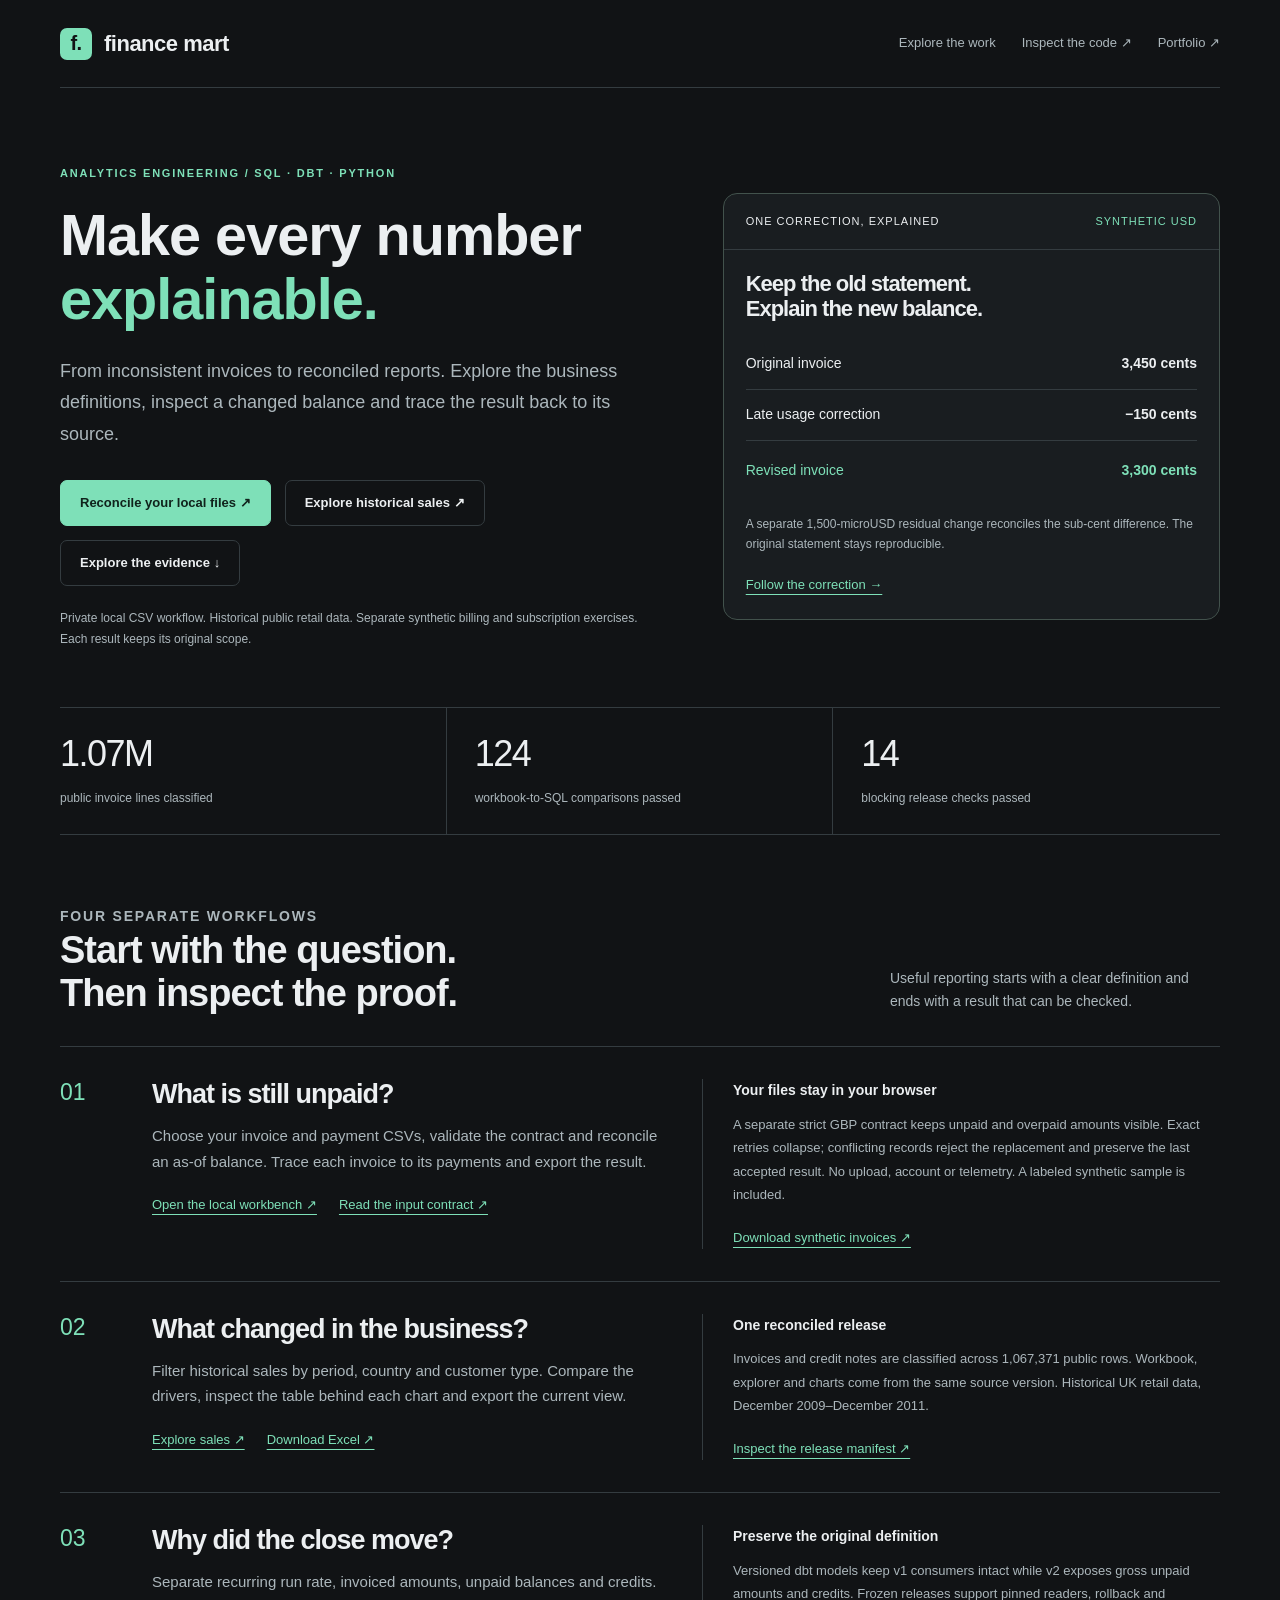
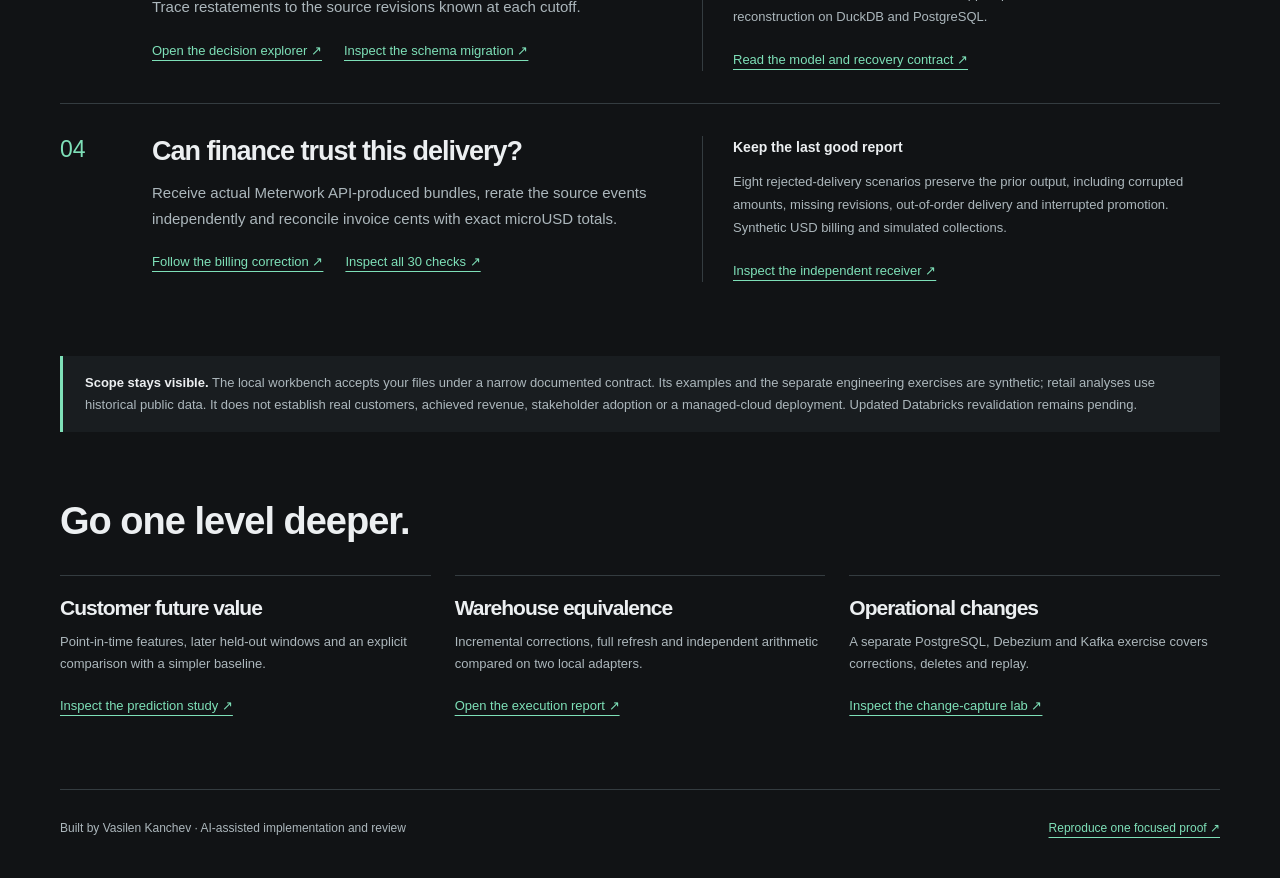
<file: docs/index.html>
<!doctype html><html lang="en"><head><meta charset="utf-8"><meta name="viewport" content="width=device-width,initial-scale=1"><meta name="theme-color" content="#111315"><title>Finance Mart | Reconciled reporting, explained</title><meta name="description" content="Reconcile your local invoice and payment files privately. Explore historical reporting, versioned subscription definitions and independent billing reconciliation."><link rel="stylesheet" href="presentation.css?v=1"><meta property="og:title" content="Finance Mart | Make every number explainable"><meta property="og:description" content="Historical retail reporting. Versioned revenue definitions. Independently reconciled usage statements."><meta property="og:image" content="https://vasilendata.github.io/og.png"></head><body><a class="skip" href="#main">Skip to content</a><div class="shell"><header class="topbar"><a class="brand" href="./"><span aria-hidden="true">f.</span>finance mart</a><nav aria-label="Project navigation"><a href="#work">Explore the work</a><a href="https://github.com/VasilenData/ecommerce-finance-mart">Inspect the code ↗</a><a href="https://vasilendata.github.io/">Portfolio ↗</a></nav></header><main id="main"><section class="hero"><div><p class="eyebrow">Analytics engineering / SQL · dbt · Python</p><h1>Make every number<br><em>explainable.</em></h1><p class="lead">From inconsistent invoices to reconciled reports. Explore the business definitions, inspect a changed balance and trace the result back to its source.</p><div class="actions"><a class="button primary" href="import/">Reconcile your local files ↗</a><a class="button" href="explorer/">Explore historical sales ↗</a><a class="button" href="#work">Explore the evidence ↓</a></div><p class="hero-note">Private local CSV workflow. Historical public retail data. Separate synthetic billing and subscription exercises. Each result keeps its original scope.</p></div><aside class="ledger" aria-label="Example from the synthetic usage-to-finance reconciliation"><div class="ledger-head"><span>One correction, explained</span><span>Synthetic USD</span></div><div class="ledger-body"><h2>Keep the old statement.<br>Explain the new balance.</h2><div class="ledger-row"><span>Original invoice</span><strong>3,450 cents</strong></div><div class="ledger-row"><span>Late usage correction</span><strong>−150 cents</strong></div><div class="ledger-row final"><span>Revised invoice</span><strong>3,300 cents</strong></div><p>A separate 1,500-microUSD residual change reconciles the sub-cent difference. The original statement stays reproducible.</p><div class="work-links"><a href="meterwork-bridge/">Follow the correction →</a></div></div></aside></section><section class="metrics" aria-label="Historical retail release evidence"><div class="metric"><strong>1.07M</strong><span>public invoice lines classified</span></div><div class="metric"><strong>124</strong><span>workbook-to-SQL comparisons passed</span></div><div class="metric"><strong>14</strong><span>blocking release checks passed</span></div></section><section id="work"><div class="section-head"><div><p class="eyebrow">Four separate workflows</p><h2>Start with the question.<br>Then inspect the proof.</h2></div><p>Useful reporting starts with a clear definition and ends with a result that can be checked.</p></div><article class="work"><span class="work-number">01</span><div><h3>What is still unpaid?</h3><p>Choose your invoice and payment CSVs, validate the contract and reconcile an as-of balance. Trace each invoice to its payments and export the result.</p><div class="work-links"><a href="import/">Open the local workbench ↗</a><a href="https://github.com/VasilenData/ecommerce-finance-mart/blob/main/docs/LOCAL_IMPORT.md">Read the input contract ↗</a></div></div><div class="work-proof"><strong>Your files stay in your browser</strong><p>A separate strict GBP contract keeps unpaid and overpaid amounts visible. Exact retries collapse; conflicting records reject the replacement and preserve the last accepted result. No upload, account or telemetry. A labeled synthetic sample is included.</p><div class="work-links"><a href="import/sample-invoices.csv">Download synthetic invoices ↗</a></div></div></article><article class="work"><span class="work-number">02</span><div><h3>What changed in the business?</h3><p>Filter historical sales by period, country and customer type. Compare the drivers, inspect the table behind each chart and export the current view.</p><div class="work-links"><a href="explorer/">Explore sales ↗</a><a href="finance_workbook.xlsx">Download Excel ↗</a></div></div><div class="work-proof"><strong>One reconciled release</strong><p>Invoices and credit notes are classified across 1,067,371 public rows. Workbook, explorer and charts come from the same source version. Historical UK retail data, December 2009–December 2011.</p><div class="work-links"><a href="releases/2026-11-11/manifest.json">Inspect the release manifest ↗</a></div></div></article><article class="work"><span class="work-number">03</span><div><h3>Why did the close move?</h3><p>Separate recurring run rate, invoiced amounts, unpaid balances and credits. Trace restatements to the source revisions known at each cutoff.</p><div class="work-links"><a href="subscriptions/">Open the decision explorer ↗</a><a href="schema-migration/2026-11-14/">Inspect the schema migration ↗</a></div></div><div class="work-proof"><strong>Preserve the original definition</strong><p>Versioned dbt models keep v1 consumers intact while v2 exposes gross unpaid amounts and credits. Frozen releases support pinned readers, rollback and reconstruction on DuckDB and PostgreSQL.</p><div class="work-links"><a href="https://github.com/VasilenData/ecommerce-finance-mart/blob/main/docs/SCHEMA_MIGRATION.md">Read the model and recovery contract ↗</a></div></div></article><article class="work"><span class="work-number">04</span><div><h3>Can finance trust this delivery?</h3><p>Receive actual Meterwork API-produced bundles, rerate the source events independently and reconcile invoice cents with exact microUSD totals.</p><div class="work-links"><a href="meterwork-bridge/">Follow the billing correction ↗</a><a href="meterwork-bridge/2026-11-15/evidence.json">Inspect all 30 checks ↗</a></div></div><div class="work-proof"><strong>Keep the last good report</strong><p>Eight rejected-delivery scenarios preserve the prior output, including corrupted amounts, missing revisions, out-of-order delivery and interrupted promotion. Synthetic USD billing and simulated collections.</p><div class="work-links"><a href="https://github.com/VasilenData/ecommerce-finance-mart/blob/main/docs/METERWORK_BRIDGE.md">Inspect the independent receiver ↗</a></div></div></article></section><aside class="scope"><strong>Scope stays visible.</strong> The local workbench accepts your files under a narrow documented contract. Its examples and the separate engineering exercises are synthetic; retail analyses use historical public data. It does not establish real customers, achieved revenue, stakeholder adoption or a managed-cloud deployment. Updated Databricks revalidation remains pending.</aside><section class="section"><div class="section-head"><h2>Go one level deeper.</h2></div><div class="resource-grid"><article class="resource"><h3>Customer future value</h3><p>Point-in-time features, later held-out windows and an explicit comparison with a simpler baseline.</p><a href="customer-value/">Inspect the prediction study ↗</a></article><article class="resource"><h3>Warehouse equivalence</h3><p>Incremental corrections, full refresh and independent arithmetic compared on two local adapters.</p><a href="dbt-warehouse/2026-11-13/">Open the execution report ↗</a></article><article class="resource"><h3>Operational changes</h3><p>A separate PostgreSQL, Debezium and Kafka exercise covers corrections, deletes and replay.</p><a href="https://github.com/VasilenData/ecommerce-finance-mart/blob/main/docs/OPERATIONAL_CDC.md">Inspect the change-capture lab ↗</a></article></div></section></main><footer class="foot"><p>Built by Vasilen Kanchev · AI-assisted implementation and review</p><a href="https://vasilendata.github.io/proof/">Reproduce one focused proof ↗</a></footer></div></body></html>
</file>
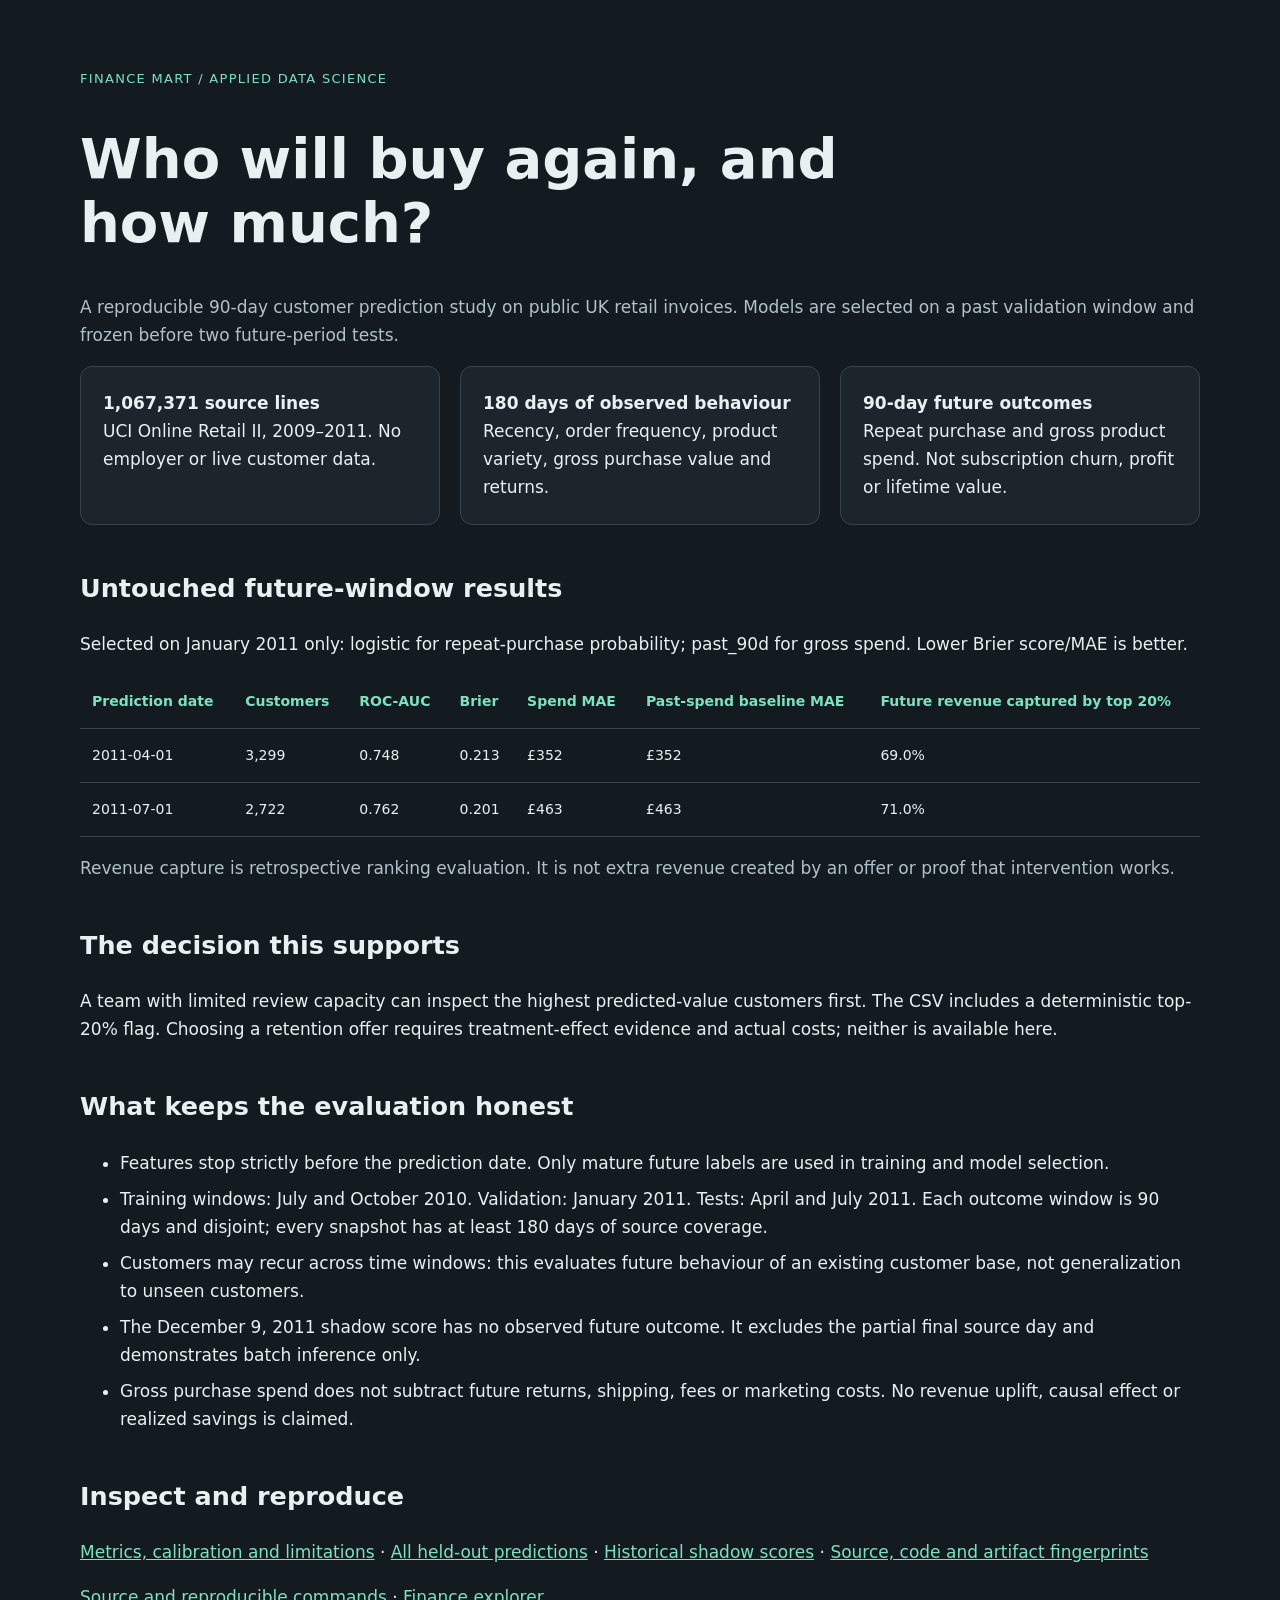
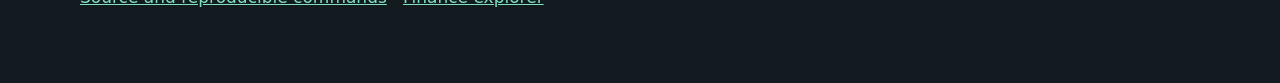
<file: docs/customer-value/index.html>
<!doctype html><html lang="en"><meta charset="utf-8"><meta name="viewport" content="width=device-width,initial-scale=1">
<title>Customer future value | Vasilen Kanchev</title><style>
:root{color-scheme:dark}body{margin:0;background:#141b20;color:#e9f0f2;font:17px/1.65 system-ui,sans-serif}
main{max-width:1120px;margin:auto;padding:55px 24px}a{color:#7fe0c0}h1{font-size:clamp(32px,5vw,56px);line-height:1.15;max-width:800px}
.eyebrow{color:#7fe0c0;letter-spacing:.1em;text-transform:uppercase;font-size:13px}.grid{display:grid;grid-template-columns:repeat(auto-fit,minmax(230px,1fr));gap:20px}
.card{border:1px solid #36434c;border-radius:12px;padding:22px;background:#1c252c}.muted{color:#b1c1cb}.scroll{overflow:auto}table{width:100%;border-collapse:collapse;font-size:14px}
th,td{text-align:left;padding:15px 12px;border-bottom:1px solid #36434c}th{color:#7fe0c0}h2{margin-top:42px}code{font-size:14px}li{margin:8px 0}
</style><main><p class="eyebrow">Finance Mart / Applied data science</p><h1>Who will buy again, and how much?</h1>
<p class="muted">A reproducible 90-day customer prediction study on public UK retail invoices. Models are selected on a past validation window and frozen before two future-period tests.</p>
<div class="grid"><div class="card"><strong>1,067,371 source lines</strong><br>UCI Online Retail II, 2009–2011. No employer or live customer data.</div>
<div class="card"><strong>180 days of observed behaviour</strong><br>Recency, order frequency, product variety, gross purchase value and returns.</div>
<div class="card"><strong>90-day future outcomes</strong><br>Repeat purchase and gross product spend. Not subscription churn, profit or lifetime value.</div></div>
<h2>Untouched future-window results</h2><p>Selected on January 2011 only: logistic for repeat-purchase probability; past_90d for gross spend. Lower Brier score/MAE is better.</p><div class="scroll"><table><thead><tr><th>Prediction date</th><th>Customers</th><th>ROC-AUC</th><th>Brier</th><th>Spend MAE</th><th>Past-spend baseline MAE</th><th>Future revenue captured by top 20%</th></tr></thead><tbody><tr><td>2011-04-01</td><td>3,299</td><td>0.748</td><td>0.213</td><td>£352</td><td>£352</td><td>69.0%</td></tr><tr><td>2011-07-01</td><td>2,722</td><td>0.762</td><td>0.201</td><td>£463</td><td>£463</td><td>71.0%</td></tr></tbody></table></div>
<p class="muted">Revenue capture is retrospective ranking evaluation. It is not extra revenue created by an offer or proof that intervention works.</p>
<h2>The decision this supports</h2><p>A team with limited review capacity can inspect the highest predicted-value customers first. The CSV includes a deterministic top-20% flag. Choosing a retention offer requires treatment-effect evidence and actual costs; neither is available here.</p>
<h2>What keeps the evaluation honest</h2><ul><li>Features stop strictly before the prediction date. Only mature future labels are used in training and model selection.</li>
<li>Training windows: July and October 2010. Validation: January 2011. Tests: April and July 2011. Each outcome window is 90 days and disjoint; every snapshot has at least 180 days of source coverage.</li>
<li>Customers may recur across time windows: this evaluates future behaviour of an existing customer base, not generalization to unseen customers.</li>
<li>The December 9, 2011 shadow score has no observed future outcome. It excludes the partial final source day and demonstrates batch inference only.</li>
<li>Gross purchase spend does not subtract future returns, shipping, fees or marketing costs. No revenue uplift, causal effect or realized savings is claimed.</li></ul>
<h2>Inspect and reproduce</h2><p><a href="report.json">Metrics, calibration and limitations</a> · <a href="test_predictions.csv">All held-out predictions</a> · <a href="shadow_scores.csv">Historical shadow scores</a> · <a href="manifest.json">Source, code and artifact fingerprints</a></p>
<p><a href="https://github.com/VasilenData/ecommerce-finance-mart">Source and reproducible commands</a> · <a href="../explorer/">Finance explorer</a></p></main></html>
</file>
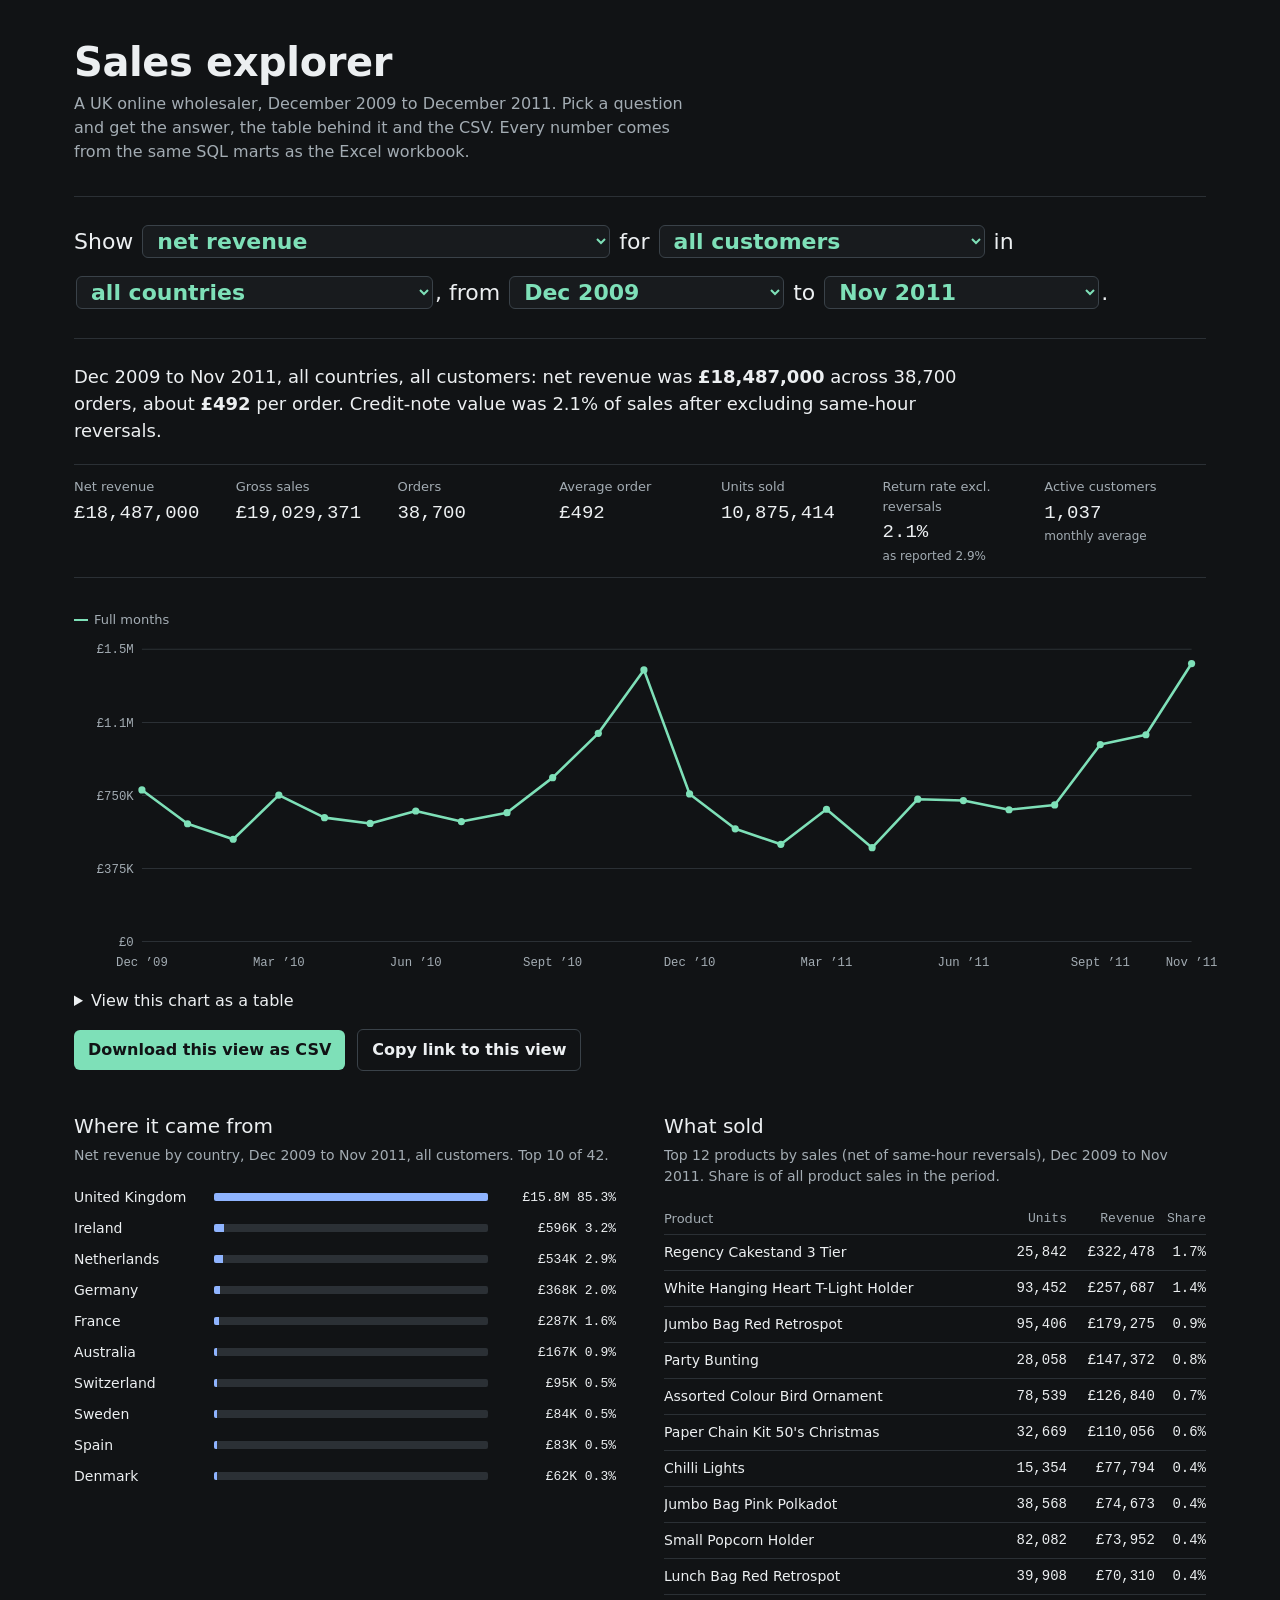
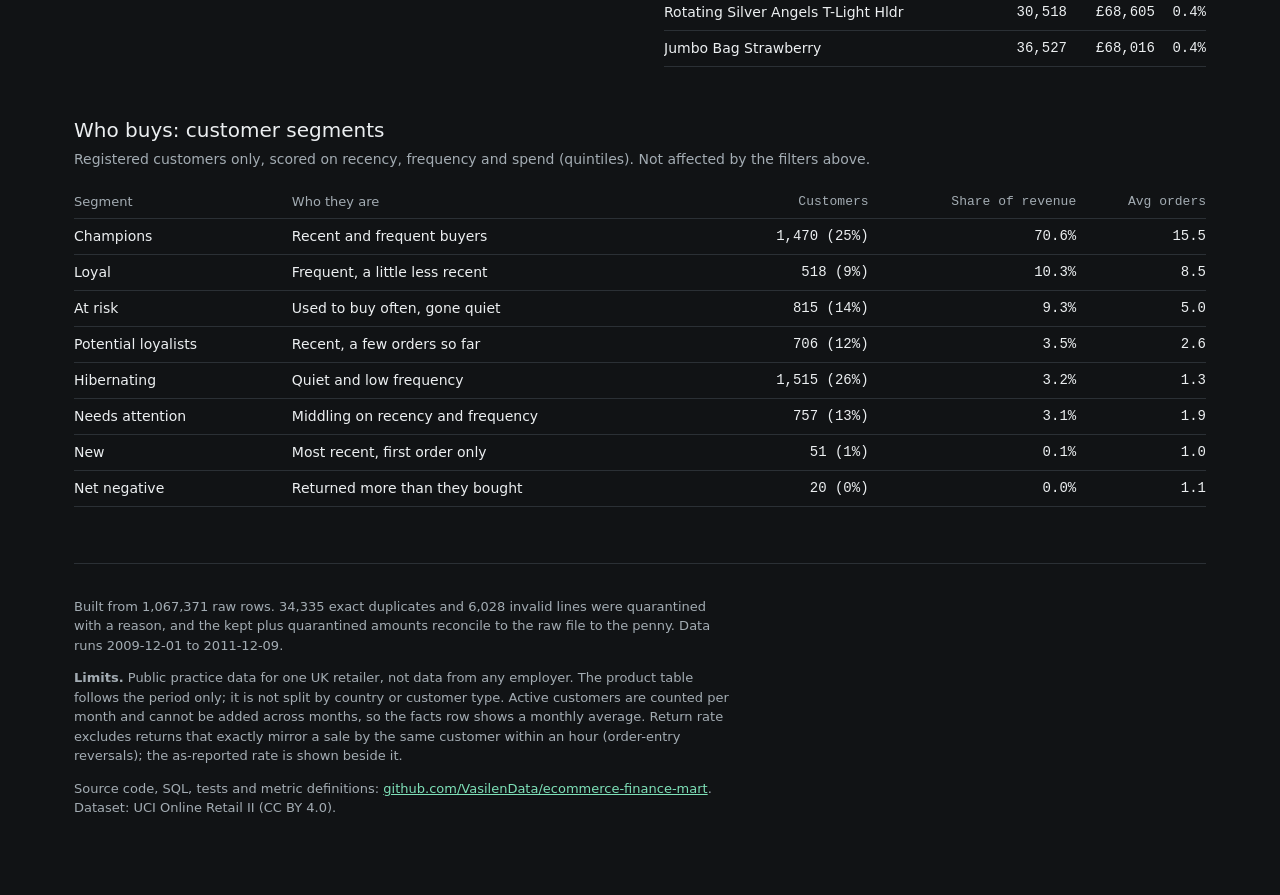
<file: docs/explorer/index.html>
<!doctype html>
<html lang="en">
<head>
<meta charset="utf-8">
<meta name="viewport" content="width=device-width,initial-scale=1">
<meta name="theme-color" content="#111315">
<title>Sales explorer: UK online wholesaler, 2009 to 2011</title>
<meta name="description" content="Self-serve sales explorer built on a normalized star schema of 1.07 million transactions. Filter by period, country and customer type; export the view as CSV.">
<link rel="preload" href="https://vasilendata.github.io/fonts/bricolage-grotesque.woff2" as="font" type="font/woff2" crossorigin>
<style>@font-face{font-family:'Bricolage Grotesque';src:url(https://vasilendata.github.io/fonts/bricolage-grotesque.woff2) format('woff2');font-weight:200 800;font-display:swap}
@font-face{font-family:'Public Sans';src:url(https://vasilendata.github.io/fonts/public-sans.woff2) format('woff2');font-weight:100 900;font-display:swap}
@font-face{font-family:'JetBrains Mono';src:url(https://vasilendata.github.io/fonts/jetbrains-mono.woff2) format('woff2');font-weight:100 800;font-display:swap}#answer{min-height:54px}@media(max-width:700px){#answer{min-height:135px}}
</style>
<link rel="canonical" href="https://vasilendata.github.io/ecommerce-finance-mart/explorer/">
<meta property="og:type" content="website"><meta property="og:title" content="Sales explorer: UK online wholesaler, 2009 to 2011"><meta property="og:description" content="Self-serve sales explorer built on a normalized star schema of 1.07 million transactions. Filter by period, country and customer type; export the view as CSV."><meta property="og:url" content="https://vasilendata.github.io/ecommerce-finance-mart/explorer/"><meta property="og:image" content="https://vasilendata.github.io/og.png?v=2">
<meta name="twitter:card" content="summary_large_image"><meta name="twitter:image" content="https://vasilendata.github.io/og.png?v=2">
<link rel="icon" href="data:image/svg+xml,%3Csvg xmlns='http://www.w3.org/2000/svg' viewBox='0 0 64 64'%3E%3Crect width='64' height='64' rx='10' fill='%230E1A2B'/%3E%3Cpath d='M14 18l14 28 6-12M50 18L36 46' stroke='%23E8470F' stroke-width='6' fill='none' stroke-linecap='square'/%3E%3C/svg%3E">

<style>
:root{--paper:#111315;--surface:#181B1E;--ink:#ECEFF1;--muted:#A3ACB3;--rule:#2B3035;--mint:#7EE0B8;--blue:#8FB4FF;--amber:#F0B86E;
--display:'Bricolage Grotesque','Segoe UI',system-ui,sans-serif;--body:'Public Sans','Segoe UI',system-ui,sans-serif;--mono:'JetBrains Mono',ui-monospace,Consolas,monospace}
*{box-sizing:border-box}
html{background:var(--paper);color:var(--ink);font-family:var(--body);font-size:16px;line-height:1.5}
body{margin:0}
a{color:var(--mint)}
:focus-visible{outline:2px solid var(--mint);outline-offset:2px}
.wrap{max-width:1180px;margin:0 auto;padding:40px 24px 64px}main.wrap{padding-bottom:0}
h1{font-family:var(--display);font-weight:700;font-size:clamp(28px,4vw,40px);line-height:1.1;margin:0 0 8px;letter-spacing:-.01em}
.lede{color:var(--muted);max-width:62ch;margin:0 0 32px}
h2{font-family:var(--display);font-weight:500;font-size:20px;margin:0 0 4px}
.sub{color:var(--muted);font-size:14px;margin:0 0 16px}
.ask{font-size:clamp(18px,2.2vw,22px);line-height:2.3;padding:20px 0;border-top:1px solid var(--rule);border-bottom:1px solid var(--rule)}
.ask select{font:inherit;font-weight:600;color:var(--mint);background:var(--surface);border:1px solid #3A4249;border-radius:6px;padding:2px 28px 2px 10px;margin:0 2px;max-width:100%;cursor:pointer}
.answer{margin:24px 0 8px;font-size:18px;max-width:78ch}
.answer b{font-weight:600}
.facts{display:flex;flex-wrap:wrap;gap:0;margin:20px 0 32px;border-top:1px solid var(--rule)}
.facts div{flex:1 1 150px;padding:12px 16px 12px 0;border-bottom:1px solid var(--rule)}
.facts dt{font-size:13px;color:var(--muted);margin:0}
.facts dd{margin:2px 0 0;font-family:var(--mono);font-size:19px;font-weight:500}
.facts small{display:block;color:var(--muted);font-family:var(--body);font-size:12px;font-weight:400}
.chartbox{margin:8px 0 12px}
svg{display:block;width:100%;height:auto;overflow:visible}
.axis text{fill:var(--muted);font:12px var(--mono)}
.grid line{stroke:var(--rule)}
.tip{position:absolute;pointer-events:none;background:var(--surface);border:1px solid #3A4249;border-radius:6px;padding:6px 10px;font-size:13px;white-space:nowrap;transform:translate(-50%,-110%);display:none}
.tip b{font-family:var(--mono);font-weight:500}
.rel{position:relative}
.cols{display:grid;grid-template-columns:1fr 1fr;gap:48px;margin-top:40px}
@media(max-width:900px){.cols{grid-template-columns:1fr;gap:32px}}
table{width:100%;border-collapse:collapse;font-size:14px}
th{font-weight:500;color:var(--muted);text-align:left;padding:6px 8px 6px 0;border-bottom:1px solid var(--rule);font-size:13px}
td{padding:7px 8px 7px 0;border-bottom:1px solid var(--rule);vertical-align:middle}
td.n,th.n{text-align:right;font-family:var(--mono);padding-right:0}
.bar{display:grid;grid-template-columns:130px 1fr 118px;align-items:center;gap:10px;padding:5px 0;font-size:14px}
.bar .t{height:8px;background:var(--rule);border-radius:2px;overflow:hidden}
.bar .t i{display:block;height:100%;background:var(--blue)}
.bar.sel .t i{background:var(--mint)}
.bar .v{font-family:var(--mono);text-align:right;font-size:13px}
.bar .name{overflow:hidden;text-overflow:ellipsis;white-space:nowrap}
.tools{display:flex;flex-wrap:wrap;gap:12px;align-items:center;margin:16px 0}
button{font:inherit;font-weight:600;color:var(--paper);background:var(--mint);border:0;border-radius:6px;padding:8px 14px;cursor:pointer}
button.ghost{background:transparent;color:var(--ink);border:1px solid #3A4249}
details{margin-top:12px;color:var(--muted)}
summary{cursor:pointer;color:var(--ink)}
details table{margin-top:8px;color:var(--ink)}
.scroll{overflow-x:auto}
.note{color:var(--muted);font-size:13px;max-width:80ch}
footer{margin-top:56px;padding-top:20px;border-top:1px solid var(--rule)}
.legend{display:flex;gap:16px;font-size:13px;color:var(--muted);margin:4px 0}
.legend i{display:inline-block;width:14px;height:0;border-top:2px solid var(--mint);vertical-align:middle;margin-right:6px}
.legend i.d{border-top-style:dashed;border-color:var(--amber)}
</style>
</head>
<body>
<main class="wrap">
<h1>Sales explorer</h1>
<p class="lede">A UK online wholesaler, December 2009 to December 2011. Pick a question and get the answer, the table behind it and the CSV. Every number comes from the same SQL marts as the Excel workbook.</p>

<div class="ask" id="ask">
Show <select id="metric" aria-label="Metric"></select>
for <select id="type" aria-label="Customer type"></select>
in <select id="country" aria-label="Country"></select>,
from <select id="from" aria-label="From month"></select>
to <select id="to" aria-label="To month"></select>.
</div>

<p class="answer" id="answer" aria-live="polite"></p>
<dl class="facts" id="facts"></dl>

<div class="legend"><span><i></i>Full months</span><span id="partialKey" hidden><i class="d"></i>Partial month</span></div>
<div class="chartbox rel" id="chartbox"><svg id="chart" role="img" aria-label="Trend by month"></svg><div class="tip" id="tip"></div></div>
<details><summary>View this chart as a table</summary><div class="scroll"><table id="monthTable"></table></div></details>
<div class="tools"><button id="csv">Download this view as CSV</button><button class="ghost" id="copy">Copy link to this view</button><span class="note" id="copied" role="status"></span></div>

<div class="cols">
<section><h2>Where it came from</h2><p class="sub" id="countrySub"></p><div id="countries"></div></section>
<section><h2>What sold</h2><p class="sub" id="prodSub"></p><div class="scroll"><table id="products"></table></div></section>
</div>

<section style="margin-top:48px"><h2>Who buys: customer segments</h2>
<p class="sub">Registered customers only, scored on recency, frequency and spend (quintiles). Not affected by the filters above.</p>
<div class="scroll"><table id="segments"></table></div></section>
</main>
<div class="wrap" style="padding-top:0"><footer>
<p class="note" id="trust"></p>
<p class="note"><b>Limits.</b> Public practice data for one UK retailer, not data from any employer. The product table follows the period only; it is not split by country or customer type. Active customers are counted per month and cannot be added across months, so the facts row shows a monthly average. Return rate excludes returns that exactly mirror a sale by the same customer within an hour (order-entry reversals); the as-reported rate is shown beside it.</p>
<p class="note">Source code, SQL, tests and metric definitions: <a href="https://github.com/VasilenData/ecommerce-finance-mart">github.com/VasilenData/ecommerce-finance-mart</a>. Dataset: UCI Online Retail II (CC BY 4.0).</p>
</footer>
</div>
<script id="cube" type="application/json">{"cube":[["2009-12","Australia","Rest of world","Registered",196.1,-220.85,0.0,1,100,1],["2009-12","Austria","Europe (non-UK)","Registered",1918.34,0.0,0.0,2,562,2],["2009-12","Belgium","Europe (non-UK)","Registered",287.6,0.0,0.0,2,150,1],["2009-12","Channel Islands","Europe (non-UK)","Registered",989.18,-43.8,0.0,1,439,1],["2009-12","Cyprus","Europe (non-UK)","Registered",3541.68,-131.9,-53.7,4,1572,3],["2009-12","Denmark","Europe (non-UK)","Registered",1365.66,-17.2,0.0,2,570,2],["2009-12","Finland","Europe (non-UK)","Registered",469.08,0.0,0.0,1,132,1],["2009-12","France","Europe (non-UK)","Registered",5873.69,-876.65,0.0,13,3652,10],["2009-12","Germany","Europe (non-UK)","Registered",8768.27,-314.23,0.0,17,4726,10],["2009-12","Greece","Europe (non-UK)","Registered",610.95,0.0,0.0,1,441,1],["2009-12","Ireland","Europe (non-UK)","Guest",1779.28,0.0,0.0,4,796,0],["2009-12","Ireland","Europe (non-UK)","Registered",17167.21,-168.55,0.0,15,8610,2],["2009-12","Italy","Europe (non-UK)","Registered",422.35,-24.15,0.0,1,157,1],["2009-12","Japan","Rest of world","Registered",0.0,-208.75,0.0,0,0,0],["2009-12","Netherlands","Europe (non-UK)","Registered",15045.73,0.0,0.0,6,10812,2],["2009-12","Nigeria","Rest of world","Guest",0.0,-147.05,0.0,0,0,0],["2009-12","Norway","Europe (non-UK)","Registered",365.31,0.0,0.0,1,179,1],["2009-12","Poland","Europe (non-UK)","Registered",371.82,0.0,0.0,1,266,1],["2009-12","Portugal","Europe (non-UK)","Registered",2765.58,0.0,0.0,2,1573,2],["2009-12","Spain","Europe (non-UK)","Registered",7754.18,-3.35,0.0,5,3272,4],["2009-12","Sweden","Europe (non-UK)","Registered",285.3,-25.5,0.0,1,174,1],["2009-12","Switzerland","Europe (non-UK)","Registered",544.4,0.0,0.0,2,277,2],["2009-12","United Arab Emirates","Rest of world","Registered",517.7,-38.16,-38.16,1,520,1],["2009-12","United Kingdom","United Kingdom","Guest",118205.81,-76.62,0.0,165,25933,0],["2009-12","United Kingdom","United Kingdom","Registered",608655.94,-17261.32,-613.75,1418,360305,902],["2010-01","Australia","Rest of world","Registered",985.27,0.0,0.0,1,473,1],["2010-01","Belgium","Europe (non-UK)","Registered",453.75,-9.95,0.0,2,231,2],["2010-01","Channel Islands","Europe (non-UK)","Registered",838.75,-15.9,0.0,1,193,1],["2010-01","Cyprus","Europe (non-UK)","Registered",76.52,0.0,0.0,1,32,1],["2010-01","Denmark","Europe (non-UK)","Registered",7870.6,0.0,0.0,2,63754,2],["2010-01","Finland","Europe (non-UK)","Registered",738.18,0.0,0.0,1,262,1],["2010-01","France","Europe (non-UK)","Registered",7316.45,-116.62,0.0,8,5279,7],["2010-01","Germany","Europe (non-UK)","Registered",11260.87,-508.52,0.0,17,6252,13],["2010-01","Greece","Europe (non-UK)","Registered",4798.35,0.0,0.0,3,1573,2],["2010-01","Ireland","Europe (non-UK)","Registered",58669.48,-620.45,0.0,13,30787,3],["2010-01","Japan","Rest of world","Registered",2.95,0.0,0.0,1,1,1],["2010-01","Netherlands","Europe (non-UK)","Registered",29167.77,0.0,0.0,6,20527,3],["2010-01","Spain","Europe (non-UK)","Registered",2120.85,0.0,0.0,4,1173,3],["2010-01","Sweden","Europe (non-UK)","Registered",1582.15,0.0,0.0,3,1534,2],["2010-01","United Kingdom","United Kingdom","Guest",78584.44,-142.81,0.0,90,20537,0],["2010-01","United Kingdom","United Kingdom","Registered",404511.35,-6051.38,-329.58,890,236081,655],["2010-01","United States","Rest of world","Registered",2284.59,0.0,0.0,4,1343,2],["2010-01","Unspecified","Unknown","Registered",1035.1,0.0,0.0,2,382,2],["2010-02","Australia","Rest of world","Registered",367.41,0.0,0.0,2,199,2],["2010-02","Austria","Europe (non-UK)","Registered",475.9,0.0,0.0,2,306,2],["2010-02","Bahrain","Rest of world","Guest",439.85,0.0,0.0,1,159,0],["2010-02","Belgium","Europe (non-UK)","Registered",1685.35,0.0,0.0,2,702,2],["2010-02","Cyprus","Europe (non-UK)","Registered",1153.45,0.0,0.0,3,462,2],["2010-02","Denmark","Europe (non-UK)","Registered",19809.9,-3630.8,0.0,2,93230,1],["2010-02","France","Europe (non-UK)","Registered",8073.16,-43.15,0.0,16,4945,12],["2010-02","Germany","Europe (non-UK)","Registered",7971.25,-253.0,0.0,26,4724,18],["2010-02","Ireland","Europe (non-UK)","Guest",1332.34,-9.95,0.0,1,382,0],["2010-02","Ireland","Europe (non-UK)","Registered",19082.86,-46.0,-17.7,15,11244,3],["2010-02","Japan","Rest of world","Registered",193.72,-37.01,0.0,2,117,2],["2010-02","Malta","Europe (non-UK)","Registered",818.19,0.0,0.0,1,605,1],["2010-02","Netherlands","Europe (non-UK)","Registered",17210.39,-361.0,0.0,8,9880,2],["2010-02","Portugal","Europe (non-UK)","Registered",374.83,0.0,0.0,2,242,2],["2010-02","South Africa","Rest of world","Registered",931.43,0.0,0.0,1,591,1],["2010-02","Spain","Europe (non-UK)","Registered",442.04,-33.0,0.0,3,275,3],["2010-02","Sweden","Europe (non-UK)","Registered",8162.58,0.0,0.0,7,8496,3],["2010-02","Switzerland","Europe (non-UK)","Registered",1059.93,0.0,0.0,2,729,2],["2010-02","United Arab Emirates","Rest of world","Guest",1007.8,-514.1,0.0,2,924,0],["2010-02","United Arab Emirates","Rest of world","Registered",1310.3,0.0,0.0,1,798,1],["2010-02","United Kingdom","United Kingdom","Guest",37192.11,-23.84,0.0,92,8497,0],["2010-02","United Kingdom","United Kingdom","Registered",408814.89,-7623.59,-477.77,998,234119,712],["2010-03","Australia","Rest of world","Registered",429.39,0.0,0.0,2,191,2],["2010-03","Austria","Europe (non-UK)","Registered",553.47,0.0,0.0,2,317,2],["2010-03","Bahrain","Rest of world","Guest",548.8,-42.5,0.0,2,98,0],["2010-03","Belgium","Europe (non-UK)","Registered",609.52,0.0,0.0,2,475,2],["2010-03","Bermuda","Rest of world","Guest",1253.14,0.0,0.0,1,2798,0],["2010-03","Channel Islands","Europe (non-UK)","Registered",1065.12,0.0,0.0,1,996,1],["2010-03","Cyprus","Europe (non-UK)","Registered",3010.85,-25.6,0.0,7,1133,5],["2010-03","Denmark","Europe (non-UK)","Registered",7595.18,0.0,0.0,2,64302,2],["2010-03","France","Europe (non-UK)","Registered",8007.79,-226.37,-29.85,16,4506,12],["2010-03","Germany","Europe (non-UK)","Registered",15347.08,-321.25,0.0,27,8815,19],["2010-03","Greece","Europe (non-UK)","Registered",522.73,-32.45,0.0,1,259,1],["2010-03","Ireland","Europe (non-UK)","Registered",21778.3,-224.32,0.0,24,14788,3],["2010-03","Italy","Europe (non-UK)","Registered",699.22,0.0,0.0,2,498,2],["2010-03","Japan","Rest of world","Registered",110.4,-110.4,-110.4,1,48,1],["2010-03","Netherlands","Europe (non-UK)","Registered",24241.3,-210.0,0.0,14,16656,4],["2010-03","Poland","Europe (non-UK)","Registered",318.86,0.0,0.0,1,194,1],["2010-03","Portugal","Europe (non-UK)","Registered",2399.45,-38.25,0.0,2,1348,2],["2010-03","Spain","Europe (non-UK)","Registered",1447.77,-16.7,0.0,6,1032,4],["2010-03","Sweden","Europe (non-UK)","Guest",274.0,0.0,0.0,1,136,0],["2010-03","Sweden","Europe (non-UK)","Registered",1060.18,-57.4,0.0,5,540,4],["2010-03","Switzerland","Europe (non-UK)","Registered",831.62,0.0,0.0,3,451,2],["2010-03","United Arab Emirates","Rest of world","Registered",1201.52,0.0,0.0,1,1359,1],["2010-03","United Kingdom","United Kingdom","Guest",93656.37,-50.7,0.0,134,20720,0],["2010-03","United Kingdom","United Kingdom","Registered",574743.92,-8247.91,-947.43,1390,383383,981],["2010-04","Australia","Rest of world","Registered",234.75,0.0,0.0,1,73,1],["2010-04","Austria","Europe (non-UK)","Registered",1388.54,0.0,0.0,1,798,1],["2010-04","Belgium","Europe (non-UK)","Registered",2360.39,-21.25,0.0,4,1431,4],["2010-04","Channel Islands","Europe (non-UK)","Registered",926.82,0.0,0.0,1,367,1],["2010-04","Cyprus","Europe (non-UK)","Registered",1151.7,-15.8,0.0,2,459,1],["2010-04","Denmark","Europe (non-UK)","Registered",748.0,0.0,0.0,1,576,1],["2010-04","Finland","Europe (non-UK)","Registered",1175.13,0.0,0.0,3,647,2],["2010-04","France","Europe (non-UK)","Guest",237.8,0.0,0.0,1,171,0],["2010-04","France","Europe (non-UK)","Registered",6907.18,-40.07,0.0,10,3957,8],["2010-04","Germany","Europe (non-UK)","Registered",21667.23,-182.74,0.0,30,12461,22],["2010-04","Greece","Europe (non-UK)","Registered",227.93,0.0,0.0,1,93,1],["2010-04","Hong Kong","Rest of world","Guest",2236.61,0.0,0.0,1,1367,0],["2010-04","Ireland","Europe (non-UK)","Guest",3236.5,0.0,0.0,3,1777,0],["2010-04","Ireland","Europe (non-UK)","Registered",20096.23,-238.78,0.0,15,11957,3],["2010-04","Italy","Europe (non-UK)","Registered",1525.85,0.0,0.0,2,890,2],["2010-04","Japan","Rest of world","Registered",0.0,-2.75,0.0,0,0,0],["2010-04","Netherlands","Europe (non-UK)","Registered",6336.78,0.0,0.0,9,4926,8],["2010-04","Portugal","Europe (non-UK)","Registered",85.54,-124.24,0.0,1,46,1],["2010-04","Singapore","Rest of world","Registered",1252.95,0.0,0.0,1,509,1],["2010-04","Spain","Europe (non-UK)","Registered",721.98,-58.5,0.0,2,486,2],["2010-04","Sweden","Europe (non-UK)","Registered",15868.44,0.0,0.0,14,18644,3],["2010-04","Switzerland","Europe (non-UK)","Registered",2215.96,-37.0,0.0,3,1685,3],["2010-04","United Arab Emirates","Rest of world","Registered",0.0,-16.5,0.0,0,0,0],["2010-04","United Kingdom","United Kingdom","Guest",55502.59,-66.61,0.0,115,12720,0],["2010-04","United Kingdom","United Kingdom","Registered",499983.51,-9221.02,-1627.62,1213,289874,873],["2010-04","Unspecified","Unknown","Registered",252.52,0.0,0.0,1,153,1],["2010-05","Australia","Rest of world","Registered",1312.7,0.0,0.0,4,665,3],["2010-05","Austria","Europe (non-UK)","Registered",502.04,0.0,0.0,1,652,1],["2010-05","Bahrain","Rest of world","Guest",97.75,0.0,0.0,1,49,0],["2010-05","Bahrain","Rest of world","Registered",488.21,0.0,0.0,1,303,1],["2010-05","Belgium","Europe (non-UK)","Registered",83.15,-13.2,0.0,1,37,1],["2010-05","Channel Islands","Europe (non-UK)","Registered",5378.52,-55.84,0.0,6,2403,4],["2010-05","Cyprus","Europe (non-UK)","Registered",500.61,0.0,0.0,1,143,1],["2010-05","Finland","Europe (non-UK)","Registered",837.11,-19.8,0.0,1,370,1],["2010-05","France","Europe (non-UK)","Registered",13298.55,-511.65,0.0,16,8785,14],["2010-05","Germany","Europe (non-UK)","Registered",8100.36,-369.45,0.0,17,4190,14],["2010-05","Greece","Europe (non-UK)","Registered",2476.22,0.0,0.0,2,806,2],["2010-05","Ireland","Europe (non-UK)","Guest",624.02,0.0,0.0,1,350,0],["2010-05","Ireland","Europe (non-UK)","Registered",18011.57,-93.62,0.0,17,9397,2],["2010-05","Italy","Europe (non-UK)","Registered",1869.45,-23.7,0.0,2,1037,2],["2010-05","Netherlands","Europe (non-UK)","Registered",22221.53,0.0,0.0,8,14897,6],["2010-05","Portugal","Europe (non-UK)","Registered",589.2,-124.25,-124.25,2,210,2],["2010-05","Spain","Europe (non-UK)","Registered",2372.58,0.0,0.0,5,1488,3],["2010-05","Sweden","Europe (non-UK)","Registered",3556.76,0.0,0.0,10,6084,1],["2010-05","Switzerland","Europe (non-UK)","Registered",9745.16,-15.0,0.0,5,5945,5],["2010-05","United Kingdom","United Kingdom","Guest",50036.13,-207.64,0.0,117,10433,0],["2010-05","United Kingdom","United Kingdom","Registered",500974.1,-35758.74,-2182.96,1264,326781,901],["2010-05","United States","Rest of world","Registered",416.31,0.0,0.0,2,413,1],["2010-06","Australia","Rest of world","Registered",3214.78,-25.5,0.0,3,2280,3],["2010-06","Austria","Europe (non-UK)","Registered",268.1,0.0,0.0,1,281,1],["2010-06","Bahrain","Rest of world","Guest",463.28,0.0,0.0,1,224,0],["2010-06","Belgium","Europe (non-UK)","Registered",3280.34,-24.95,0.0,5,1562,4],["2010-06","Channel Islands","Europe (non-UK)","Registered",845.0,-95.85,0.0,1,500,1],["2010-06","Cyprus","Europe (non-UK)","Registered",489.8,0.0,0.0,1,100,1],["2010-06","Denmark","Europe (non-UK)","Registered",2623.51,-5.9,0.0,4,1883,3],["2010-06","Finland","Europe (non-UK)","Registered",534.14,0.0,0.0,1,242,1],["2010-06","France","Europe (non-UK)","Registered",8439.54,-120.0,0.0,21,5668,17],["2010-06","Germany","Europe (non-UK)","Registered",14373.23,-239.24,-108.0,26,9249,16],["2010-06","Greece","Europe (non-UK)","Registered",302.4,0.0,0.0,1,120,1],["2010-06","Hong Kong","Rest of world","Guest",1685.65,0.0,0.0,1,939,0],["2010-06","Ireland","Europe (non-UK)","Registered",22449.21,-266.45,0.0,23,12297,2],["2010-06","Italy","Europe (non-UK)","Registered",232.45,0.0,0.0,2,133,2],["2010-06","Japan","Rest of world","Registered",594.68,-55.0,0.0,2,428,2],["2010-06","Netherlands","Europe (non-UK)","Registered",24134.51,-122.5,0.0,8,15755,4],["2010-06","Poland","Europe (non-UK)","Registered",556.16,0.0,0.0,1,282,1],["2010-06","Portugal","Europe (non-UK)","Registered",3332.46,-22.25,0.0,4,1620,4],["2010-06","Spain","Europe (non-UK)","Registered",2296.2,0.0,0.0,2,882,2],["2010-06","Sweden","Europe (non-UK)","Registered",874.3,0.0,0.0,2,466,2],["2010-06","Switzerland","Europe (non-UK)","Registered",2362.47,-211.2,-211.2,2,1882,2],["2010-06","Thailand","Rest of world","Registered",1956.84,0.0,0.0,1,2028,1],["2010-06","United Kingdom","United Kingdom","Guest",65624.86,-72.31,0.0,131,15687,0],["2010-06","United Kingdom","United Kingdom","Registered",535053.21,-25112.31,-5733.62,1366,331181,962],["2010-06","United States","Rest of world","Registered",596.07,0.0,0.0,2,549,2],["2010-07","Australia","Rest of world","Registered",1180.5,-52.5,0.0,3,541,2],["2010-07","Belgium","Europe (non-UK)","Registered",1166.85,0.0,0.0,5,1062,5],["2010-07","Channel Islands","Europe (non-UK)","Registered",0.0,-33.0,0.0,0,0,0],["2010-07","Denmark","Europe (non-UK)","Registered",555.66,0.0,0.0,1,162,1],["2010-07","Finland","Europe (non-UK)","Registered",836.23,0.0,0.0,2,359,2],["2010-07","France","Europe (non-UK)","Guest",138.49,0.0,0.0,1,97,0],["2010-07","France","Europe (non-UK)","Registered",7128.65,-32.4,0.0,14,4006,13],["2010-07","Germany","Europe (non-UK)","Registered",18227.27,-259.1,0.0,24,13025,21],["2010-07","Ireland","Europe (non-UK)","Guest",3008.74,0.0,0.0,5,1712,0],["2010-07","Ireland","Europe (non-UK)","Registered",31587.23,-1187.65,0.0,22,13692,3],["2010-07","Israel","Rest of world","Registered",1950.98,0.0,0.0,1,762,1],["2010-07","Japan","Rest of world","Registered",1253.3,-635.8,-18.3,3,726,1],["2010-07","Lithuania","Europe (non-UK)","Registered",1706.23,0.0,0.0,1,971,1],["2010-07","Netherlands","Europe (non-UK)","Registered",5383.64,0.0,0.0,9,3397,7],["2010-07","Poland","Europe (non-UK)","Registered",294.75,-33.75,0.0,1,141,1],["2010-07","Portugal","Europe (non-UK)","Registered",232.1,0.0,0.0,1,70,1],["2010-07","Spain","Europe (non-UK)","Registered",1078.81,-5.0,0.0,3,804,3],["2010-07","Sweden","Europe (non-UK)","Registered",2390.78,-100.8,0.0,2,2508,2],["2010-07","Switzerland","Europe (non-UK)","Registered",569.99,-123.23,0.0,3,501,3],["2010-07","Thailand","Rest of world","Registered",1113.7,0.0,0.0,1,524,1],["2010-07","United Kingdom","United Kingdom","Guest",48359.13,-127.36,0.0,139,11333,0],["2010-07","United Kingdom","United Kingdom","Registered",501944.16,-14518.29,-3550.36,1263,279754,854],["2010-07","United States","Rest of world","Registered",507.25,-23.85,0.0,1,133,1],["2010-07","Unspecified","Unknown","Registered",2379.88,0.0,0.0,2,1276,1],["2010-08","Australia","Rest of world","Registered",176.0,0.0,0.0,1,88,1],["2010-08","Austria","Europe (non-UK)","Registered",1043.15,0.0,0.0,1,689,1],["2010-08","Belgium","Europe (non-UK)","Registered",1838.42,0.0,0.0,4,1025,4],["2010-08","Channel Islands","Europe (non-UK)","Registered",1363.14,0.0,0.0,2,662,2],["2010-08","Denmark","Europe (non-UK)","Registered",2290.23,-10.0,0.0,2,1435,2],["2010-08","France","Europe (non-UK)","Registered",16285.32,-421.4,0.0,10,89898,10],["2010-08","Germany","Europe (non-UK)","Registered",8982.12,-135.05,0.0,22,5211,16],["2010-08","Greece","Europe (non-UK)","Registered",721.71,0.0,0.0,1,561,1],["2010-08","Ireland","Europe (non-UK)","Guest",2986.35,0.0,0.0,4,1296,0],["2010-08","Ireland","Europe (non-UK)","Registered",22419.36,-101.73,0.0,23,14500,3],["2010-08","Japan","Rest of world","Registered",0.0,-3.25,0.0,0,0,0],["2010-08","Malta","Europe (non-UK)","Registered",1868.56,0.0,0.0,1,942,1],["2010-08","Netherlands","Europe (non-UK)","Registered",24881.69,-226.2,0.0,10,17658,5],["2010-08","Nigeria","Rest of world","Registered",112.57,0.0,0.0,1,102,1],["2010-08","Norway","Europe (non-UK)","Registered",152.4,0.0,0.0,1,508,1],["2010-08","Poland","Europe (non-UK)","Registered",527.44,0.0,0.0,1,320,1],["2010-08","Portugal","Europe (non-UK)","Registered",379.22,0.0,0.0,2,186,2],["2010-08","Spain","Europe (non-UK)","Registered",1090.99,-16.5,0.0,4,667,4],["2010-08","Sweden","Europe (non-UK)","Registered",2312.94,-39.95,0.0,3,1823,2],["2010-08","Switzerland","Europe (non-UK)","Registered",1898.05,-59.4,0.0,3,1058,3],["2010-08","United Arab Emirates","Rest of world","Registered",2047.28,0.0,0.0,1,1364,1],["2010-08","United Kingdom","United Kingdom","Guest",76490.2,-94.31,0.0,122,18467,0],["2010-08","United Kingdom","United Kingdom","Registered",503634.17,-11289.81,-897.48,1182,313076,848],["2010-08","West Indies","Rest of world","Registered",536.41,0.0,0.0,1,395,1],["2010-09","Australia","Rest of world","Registered",785.83,0.0,0.0,2,293,2],["2010-09","Austria","Europe (non-UK)","Registered",1400.17,-181.05,0.0,3,1208,3],["2010-09","Belgium","Europe (non-UK)","Registered",1749.51,-0.85,0.0,6,1367,6],["2010-09","Brazil","Rest of world","Registered",268.27,0.0,0.0,1,189,1],["2010-09","Channel Islands","Europe (non-UK)","Registered",6106.34,-885.0,0.0,9,3340,5],["2010-09","Cyprus","Europe (non-UK)","Registered",978.18,0.0,0.0,3,492,3],["2010-09","Denmark","Europe (non-UK)","Registered",1046.65,0.0,0.0,2,583,1],["2010-09","Finland","Europe (non-UK)","Registered",863.68,0.0,0.0,2,762,2],["2010-09","France","Europe (non-UK)","Registered",12314.58,-12132.74,0.0,22,6899,15],["2010-09","Germany","Europe (non-UK)","Registered",16160.68,-347.24,0.0,31,9157,21],["2010-09","Greece","Europe (non-UK)","Registered",780.06,0.0,0.0,1,146,1],["2010-09","Ireland","Europe (non-UK)","Guest",585.34,0.0,0.0,1,291,0],["2010-09","Ireland","Europe (non-UK)","Registered",35286.78,-5097.09,-3726.68,31,19806,2],["2010-09","Italy","Europe (non-UK)","Registered",1268.56,0.0,0.0,2,1070,2],["2010-09","Japan","Rest of world","Registered",1895.0,0.0,0.0,1,1100,1],["2010-09","Lebanon","Rest of world","Guest",211.7,0.0,0.0,1,72,0],["2010-09","Netherlands","Europe (non-UK)","Registered",44773.14,-51.0,0.0,14,29182,7],["2010-09","Norway","Europe (non-UK)","Registered",973.69,0.0,0.0,1,619,1],["2010-09","Poland","Europe (non-UK)","Registered",349.47,-204.1,-168.6,2,231,2],["2010-09","Portugal","Europe (non-UK)","Registered",2880.58,-54.4,0.0,6,1792,4],["2010-09","Singapore","Rest of world","Registered",2784.82,0.0,0.0,3,1244,1],["2010-09","South Korea","Rest of world","Registered",168.69,0.0,0.0,1,102,1],["2010-09","Spain","Europe (non-UK)","Registered",3266.45,-21.25,0.0,6,2307,6],["2010-09","Sweden","Europe (non-UK)","Registered",2819.56,0.0,0.0,4,3524,3],["2010-09","Switzerland","Europe (non-UK)","Registered",2274.44,0.0,0.0,4,1351,3],["2010-09","United Arab Emirates","Rest of world","Guest",368.24,0.0,0.0,1,556,0],["2010-09","United Kingdom","United Kingdom","Guest",62533.03,-326.2,0.0,127,15707,0],["2010-09","United Kingdom","United Kingdom","Registered",662371.53,-8301.1,-669.91,1500,478721,1041],["2010-09","United States","Rest of world","Registered",0.0,-74.2,0.0,0,0,0],["2010-09","Unspecified","Unknown","Registered",1978.15,-10.2,0.0,2,1256,2],["2010-10","Australia","Rest of world","Registered",2749.15,0.0,0.0,7,1720,7],["2010-10","Austria","Europe (non-UK)","Registered",956.7,0.0,0.0,3,344,3],["2010-10","Bahrain","Rest of world","Registered",317.76,0.0,0.0,1,192,1],["2010-10","Belgium","Europe (non-UK)","Registered",1478.78,0.0,0.0,6,757,4],["2010-10","Canada","Rest of world","Registered",834.89,0.0,0.0,1,671,1],["2010-10","Channel Islands","Europe (non-UK)","Registered",4341.19,-57.65,0.0,4,1899,3],["2010-10","Cyprus","Europe (non-UK)","Registered",551.33,0.0,0.0,1,253,1],["2010-10","Denmark","Europe (non-UK)","Registered",322.6,-50.4,0.0,1,162,1],["2010-10","Finland","Europe (non-UK)","Registered",1086.69,-29.3,0.0,2,673,2],["2010-10","France","Europe (non-UK)","Registered",14491.62,-601.24,-501.49,29,9904,23],["2010-10","Germany","Europe (non-UK)","Registered",19283.93,-410.58,0.0,33,11680,29],["2010-10","Greece","Europe (non-UK)","Registered",3084.02,-18.25,0.0,1,1753,1],["2010-10","Iceland","Europe (non-UK)","Registered",611.53,0.0,0.0,1,509,1],["2010-10","Ireland","Europe (non-UK)","Guest",6149.19,-30.6,0.0,4,2751,0],["2010-10","Ireland","Europe (non-UK)","Registered",36097.0,-184.35,0.0,38,17285,2],["2010-10","Italy","Europe (non-UK)","Registered",4566.22,-28.85,0.0,7,2101,7],["2010-10","Japan","Rest of world","Registered",1533.89,0.0,0.0,1,3199,1],["2010-10","Netherlands","Europe (non-UK)","Registered",16857.85,-28.4,0.0,10,17603,4],["2010-10","Portugal","Europe (non-UK)","Registered",2558.23,-75.45,0.0,5,2209,5],["2010-10","South Africa","Rest of world","Guest",1435.29,0.0,0.0,1,1027,0],["2010-10","South Korea","Rest of world","Registered",0.0,-168.69,0.0,0,0,0],["2010-10","Spain","Europe (non-UK)","Registered",13392.07,-4733.52,0.0,8,6822,7],["2010-10","Sweden","Europe (non-UK)","Registered",8769.41,0.0,0.0,8,7799,6],["2010-10","Switzerland","Europe (non-UK)","Registered",8379.69,-78.15,0.0,7,4759,6],["2010-10","United Arab Emirates","Rest of world","Registered",509.92,-76.32,0.0,2,351,1],["2010-10","United Kingdom","United Kingdom","Guest",75280.0,-188.35,0.0,131,19685,0],["2010-10","United Kingdom","United Kingdom","Registered",868664.23,-18690.97,-7014.22,1931,503274,1375],["2010-10","United States","Rest of world","Registered",132.8,0.0,0.0,1,129,1],["2010-11","Australia","Rest of world","Registered",18235.52,-37.7,0.0,4,12899,4],["2010-11","Austria","Europe (non-UK)","Registered",2513.3,0.0,0.0,4,1252,4],["2010-11","Belgium","Europe (non-UK)","Registered",4652.98,-59.7,0.0,7,2703,7],["2010-11","Canada","Rest of world","Registered",381.77,0.0,0.0,1,223,1],["2010-11","Channel Islands","Europe (non-UK)","Registered",2178.73,-930.33,0.0,3,1109,3],["2010-11","Cyprus","Europe (non-UK)","Registered",397.6,0.0,0.0,1,208,1],["2010-11","Denmark","Europe (non-UK)","Registered",4041.96,-183.6,0.0,3,1752,3],["2010-11","Finland","Europe (non-UK)","Registered",294.98,0.0,0.0,1,210,1],["2010-11","France","Europe (non-UK)","Guest",619.78,0.0,0.0,3,713,0],["2010-11","France","Europe (non-UK)","Registered",17747.09,-120.4,0.0,38,10938,25],["2010-11","Germany","Europe (non-UK)","Registered",27668.51,-613.6,0.0,39,15536,26],["2010-11","Greece","Europe (non-UK)","Registered",761.3,0.0,0.0,1,414,1],["2010-11","Ireland","Europe (non-UK)","Guest",3248.58,-17.88,0.0,4,2065,0],["2010-11","Ireland","Europe (non-UK)","Registered",26967.73,-539.29,0.0,36,13409,3],["2010-11","Israel","Rest of world","Registered",1248.42,0.0,0.0,1,370,1],["2010-11","Italy","Europe (non-UK)","Registered",2533.16,-90.1,0.0,6,1282,5],["2010-11","Japan","Rest of world","Registered",23.6,-227.6,-23.6,3,8,1],["2010-11","Lithuania","Europe (non-UK)","Registered",1525.39,0.0,0.0,1,683,1],["2010-11","Netherlands","Europe (non-UK)","Registered",35629.74,-2269.08,0.0,21,22074,7],["2010-11","Norway","Europe (non-UK)","Registered",4629.32,0.0,0.0,4,2974,3],["2010-11","Poland","Europe (non-UK)","Registered",821.14,-15.0,0.0,2,568,2],["2010-11","Portugal","Europe (non-UK)","Guest",421.54,0.0,0.0,1,160,0],["2010-11","Portugal","Europe (non-UK)","Registered",4368.43,-47.8,0.0,7,1953,5],["2010-11","South Korea","Rest of world","Registered",949.82,0.0,0.0,1,598,1],["2010-11","Spain","Europe (non-UK)","Registered",5716.86,-4107.46,0.0,6,2929,5],["2010-11","Sweden","Europe (non-UK)","Registered",1533.91,-87.9,0.0,5,772,3],["2010-11","Switzerland","Europe (non-UK)","Registered",12440.73,0.0,0.0,5,4591,5],["2010-11","United Arab Emirates","Rest of world","Registered",1445.69,0.0,0.0,1,463,1],["2010-11","United Kingdom","United Kingdom","Guest",269192.85,-171.46,0.0,138,68971,0],["2010-11","United Kingdom","United Kingdom","Registered",976567.18,-25435.48,-4772.6,2367,551837,1485],["2010-11","United States","Rest of world","Registered",402.6,-132.8,0.0,1,234,1],["2010-11","Unspecified","Unknown","Guest",239.64,-11.8,0.0,3,106,0],["2010-11","Unspecified","Unknown","Registered",300.93,0.0,0.0,1,261,1],["2010-12","Australia","Rest of world","Registered",965.35,-27.75,0.0,3,457,2],["2010-12","Austria","Europe (non-UK)","Registered",0.0,-20.16,0.0,0,0,0],["2010-12","Bahrain","Rest of world","Guest",205.74,0.0,0.0,1,54,0],["2010-12","Belgium","Europe (non-UK)","Registered",1599.91,0.0,0.0,5,1742,4],["2010-12","Channel Islands","Europe (non-UK)","Registered",313.53,0.0,0.0,1,79,1],["2010-12","Cyprus","Europe (non-UK)","Registered",1744.27,0.0,0.0,2,964,1],["2010-12","Denmark","Europe (non-UK)","Registered",1137.5,0.0,0.0,1,446,1],["2010-12","Finland","Europe (non-UK)","Registered",652.8,0.0,0.0,1,1248,1],["2010-12","France","Europe (non-UK)","Registered",8530.31,-40.95,0.0,20,4936,15],["2010-12","Germany","Europe (non-UK)","Registered",13243.74,-660.3,0.0,29,6756,18],["2010-12","Iceland","Europe (non-UK)","Registered",711.79,0.0,0.0,1,319,1],["2010-12","Ireland","Europe (non-UK)","Guest",1169.38,-15.0,0.0,2,526,0],["2010-12","Ireland","Europe (non-UK)","Registered",8513.88,-988.31,0.0,15,5237,3],["2010-12","Israel","Rest of world","Registered",0.0,-227.44,0.0,0,0,0],["2010-12","Italy","Europe (non-UK)","Registered",650.5,-17.0,0.0,2,290,2],["2010-12","Japan","Rest of world","Registered",7705.07,0.0,0.0,3,4093,3],["2010-12","Lithuania","Europe (non-UK)","Registered",1661.06,0.0,0.0,4,652,1],["2010-12","Netherlands","Europe (non-UK)","Registered",8754.48,0.0,0.0,3,6809,2],["2010-12","Norway","Europe (non-UK)","Registered",3787.12,0.0,0.0,2,3582,1],["2010-12","Poland","Europe (non-UK)","Registered",248.16,0.0,0.0,1,140,1],["2010-12","Portugal","Europe (non-UK)","Registered",2047.97,-59.85,0.0,6,970,6],["2010-12","Spain","Europe (non-UK)","Registered",1703.73,0.0,0.0,4,862,4],["2010-12","Sweden","Europe (non-UK)","Registered",3834.3,-1188.0,0.0,2,3954,1],["2010-12","Switzerland","Europe (non-UK)","Registered",1224.92,0.0,0.0,2,712,2],["2010-12","United Kingdom","United Kingdom","Guest",209063.68,-227.22,0.0,153,46326,0],["2010-12","United Kingdom","United Kingdom","Registered",496169.17,-14075.88,-1807.81,1287,266375,814],["2011-01","Australia","Rest of world","Registered",8779.21,0.0,0.0,8,5531,6],["2011-01","Bahrain","Rest of world","Guest",0.0,-205.74,0.0,0,0,0],["2011-01","Belgium","Europe (non-UK)","Registered",1080.2,-46.15,0.0,3,784,3],["2011-01","Channel Islands","Europe (non-UK)","Registered",675.58,-30.5,0.0,1,259,1],["2011-01","Cyprus","Europe (non-UK)","Registered",547.5,0.0,0.0,1,144,1],["2011-01","Finland","Europe (non-UK)","Registered",769.02,0.0,0.0,2,762,2],["2011-01","France","Europe (non-UK)","Registered",16174.12,-183.05,0.0,28,9112,24],["2011-01","Germany","Europe (non-UK)","Registered",15296.84,-459.41,0.0,31,8965,28],["2011-01","Greece","Europe (non-UK)","Registered",2661.24,0.0,0.0,1,526,1],["2011-01","Hong Kong","Rest of world","Guest",2230.96,0.0,0.0,1,1061,0],["2011-01","Iceland","Europe (non-UK)","Registered",475.39,0.0,0.0,1,315,1],["2011-01","Ireland","Europe (non-UK)","Guest",0.0,-15.0,0.0,0,0,0],["2011-01","Ireland","Europe (non-UK)","Registered",21704.19,-182.67,0.0,7,8790,2],["2011-01","Israel","Rest of world","Guest",379.84,0.0,0.0,1,100,0],["2011-01","Italy","Europe (non-UK)","Registered",2066.51,-41.15,0.0,3,1109,3],["2011-01","Japan","Rest of world","Registered",0.0,-109.8,0.0,0,0,0],["2011-01","Lebanon","Rest of world","Registered",1693.88,0.0,0.0,1,386,1],["2011-01","Netherlands","Europe (non-UK)","Registered",26596.16,0.0,0.0,5,20416,2],["2011-01","Poland","Europe (non-UK)","Registered",613.22,0.0,0.0,1,288,1],["2011-01","Portugal","Europe (non-UK)","Registered",3479.71,-57.6,0.0,4,2067,4],["2011-01","Singapore","Rest of world","Registered",2053.07,0.0,0.0,1,1091,1],["2011-01","Spain","Europe (non-UK)","Registered",9694.09,-65.7,0.0,8,3831,7],["2011-01","Sweden","Europe (non-UK)","Registered",3286.32,0.0,0.0,2,3092,2],["2011-01","Switzerland","Europe (non-UK)","Registered",4269.73,0.0,0.0,4,3101,4],["2011-01","United Kingdom","United Kingdom","Guest",105086.53,-51.74,0.0,96,37399,0],["2011-01","United Kingdom","United Kingdom","Registered",440766.93,-90076.54,-77703.7,871,277609,645],["2011-02","Australia","Rest of world","Registered",15260.52,-67.95,-67.95,6,8954,4],["2011-02","Austria","Europe (non-UK)","Registered",438.36,0.0,0.0,2,340,2],["2011-02","Belgium","Europe (non-UK)","Registered",1360.97,-19.75,0.0,7,811,6],["2011-02","Channel Islands","Europe (non-UK)","Registered",1784.71,0.0,0.0,1,935,1],["2011-02","Cyprus","Europe (non-UK)","Registered",3998.55,0.0,0.0,4,2189,4],["2011-02","Czech Republic","Europe (non-UK)","Registered",549.26,0.0,0.0,1,346,1],["2011-02","Denmark","Europe (non-UK)","Registered",363.22,0.0,0.0,1,222,1],["2011-02","Finland","Europe (non-UK)","Registered",165.16,0.0,0.0,1,140,1],["2011-02","France","Europe (non-UK)","Registered",7687.96,-41.05,0.0,21,5294,17],["2011-02","Germany","Europe (non-UK)","Registered",8825.05,-575.81,0.0,19,4203,17],["2011-02","Ireland","Europe (non-UK)","Guest",2077.22,0.0,0.0,4,1014,0],["2011-02","Ireland","Europe (non-UK)","Registered",9961.52,-2574.6,0.0,9,4950,2],["2011-02","Israel","Rest of world","Registered",779.1,0.0,0.0,1,286,1],["2011-02","Italy","Europe (non-UK)","Registered",228.0,0.0,0.0,1,110,1],["2011-02","Japan","Rest of world","Registered",5780.81,0.0,0.0,2,2999,2],["2011-02","Netherlands","Europe (non-UK)","Registered",22831.91,-34.8,0.0,5,16375,2],["2011-02","Norway","Europe (non-UK)","Registered",590.9,0.0,0.0,2,294,2],["2011-02","Poland","Europe (non-UK)","Registered",604.05,0.0,0.0,2,297,2],["2011-02","Portugal","Europe (non-UK)","Registered",1017.9,0.0,0.0,2,551,2],["2011-02","Saudi Arabia","Rest of world","Registered",145.92,0.0,0.0,1,80,1],["2011-02","Spain","Europe (non-UK)","Registered",1722.5,-20.8,0.0,4,856,4],["2011-02","Sweden","Europe (non-UK)","Registered",469.5,0.0,0.0,1,249,1],["2011-02","Switzerland","Europe (non-UK)","Registered",2374.92,-12.25,0.0,5,1100,4],["2011-02","United Arab Emirates","Rest of world","Registered",889.24,0.0,0.0,1,496,1],["2011-02","United Kingdom","United Kingdom","Guest",63429.06,-60.1,0.0,97,16828,0],["2011-02","United Kingdom","United Kingdom","Registered",354463.56,-4928.41,-99.0,893,212708,678],["2011-03","Australia","Rest of world","Registered",17223.99,-168.7,0.0,3,10439,3],["2011-03","Austria","Europe (non-UK)","Registered",1308.12,0.0,0.0,2,972,2],["2011-03","Belgium","Europe (non-UK)","Registered",2994.98,-18.4,0.0,9,1760,8],["2011-03","Canada","Rest of world","Registered",140.54,0.0,0.0,1,88,1],["2011-03","Channel Islands","Europe (non-UK)","Registered",3509.33,0.0,0.0,3,2104,3],["2011-03","Cyprus","Europe (non-UK)","Registered",938.39,0.0,0.0,1,1005,1],["2011-03","Denmark","Europe (non-UK)","Registered",3978.99,0.0,0.0,1,879,1],["2011-03","Finland","Europe (non-UK)","Registered",4865.62,-12.2,0.0,4,2521,1],["2011-03","France","Europe (non-UK)","Registered",13684.95,-72.65,0.0,25,8638,17],["2011-03","Germany","Europe (non-UK)","Registered",12862.69,-222.67,0.0,31,7654,24],["2011-03","Greece","Europe (non-UK)","Registered",387.31,0.0,0.0,1,289,1],["2011-03","Ireland","Europe (non-UK)","Guest",473.15,-10.2,0.0,1,333,0],["2011-03","Ireland","Europe (non-UK)","Registered",17850.02,-29.74,0.0,20,9235,3],["2011-03","Italy","Europe (non-UK)","Registered",1676.81,-9.9,0.0,3,683,3],["2011-03","Japan","Rest of world","Registered",48.9,-43.39,0.0,3,21,3],["2011-03","Netherlands","Europe (non-UK)","Registered",22206.49,0.0,0.0,8,14814,4],["2011-03","Norway","Europe (non-UK)","Registered",345.01,-120.33,0.0,3,151,1],["2011-03","Poland","Europe (non-UK)","Registered",317.78,-14.39,0.0,1,162,1],["2011-03","Portugal","Europe (non-UK)","Registered",2520.85,0.0,0.0,4,1620,4],["2011-03","Saudi Arabia","Rest of world","Registered",0.0,-14.75,0.0,0,0,0],["2011-03","Spain","Europe (non-UK)","Registered",4775.15,-36.5,0.0,8,2524,8],["2011-03","Sweden","Europe (non-UK)","Registered",4680.58,-180.0,0.0,3,5406,2],["2011-03","Switzerland","Europe (non-UK)","Registered",1590.23,0.0,0.0,3,979,3],["2011-03","United Kingdom","United Kingdom","Guest",106216.51,-488.3,0.0,127,28606,0],["2011-03","United Kingdom","United Kingdom","Registered",465237.12,-9062.18,-2623.18,1175,275299,879],["2011-04","Australia","Rest of world","Registered",421.6,-438.2,0.0,1,224,1],["2011-04","Austria","Europe (non-UK)","Registered",202.8,0.0,0.0,1,112,1],["2011-04","Belgium","Europe (non-UK)","Registered",2140.78,-29.33,0.0,7,1434,7],["2011-04","Brazil","Rest of world","Registered",1143.6,0.0,0.0,1,356,1],["2011-04","Channel Islands","Europe (non-UK)","Registered",243.0,0.0,0.0,1,96,1],["2011-04","Cyprus","Europe (non-UK)","Registered",0.0,-35.8,0.0,0,0,0],["2011-04","Czech Republic","Europe (non-UK)","Registered",0.0,-57.51,0.0,0,0,0],["2011-04","Denmark","Europe (non-UK)","Registered",381.98,0.0,0.0,1,196,1],["2011-04","Finland","Europe (non-UK)","Registered",1368.92,-22.11,0.0,4,810,4],["2011-04","France","Europe (non-UK)","Registered",3899.31,-133.1,0.0,12,2265,12],["2011-04","Germany","Europe (non-UK)","Registered",10994.79,-129.42,0.0,22,5702,19],["2011-04","Greece","Europe (non-UK)","Registered",509.74,0.0,0.0,1,260,1],["2011-04","Hong Kong","Rest of world","Guest",1539.64,0.0,0.0,1,732,0],["2011-04","Iceland","Europe (non-UK)","Registered",636.25,0.0,0.0,1,483,1],["2011-04","Ireland","Europe (non-UK)","Registered",7270.5,0.0,0.0,11,4129,2],["2011-04","Israel","Rest of world","Guest",110.0,0.0,0.0,1,30,0],["2011-04","Italy","Europe (non-UK)","Registered",737.83,0.0,0.0,2,653,2],["2011-04","Japan","Rest of world","Registered",6548.5,-1676.67,0.0,2,8058,2],["2011-04","Netherlands","Europe (non-UK)","Registered",2886.56,0.0,0.0,3,1762,1],["2011-04","Poland","Europe (non-UK)","Registered",705.84,0.0,0.0,1,432,1],["2011-04","Portugal","Europe (non-UK)","Registered",1687.75,0.0,0.0,2,951,2],["2011-04","Singapore","Rest of world","Registered",2118.74,0.0,0.0,1,1384,1],["2011-04","Spain","Europe (non-UK)","Registered",1293.35,0.0,0.0,2,684,2],["2011-04","Sweden","Europe (non-UK)","Registered",649.1,0.0,0.0,2,306,2],["2011-04","Switzerland","Europe (non-UK)","Registered",1756.94,-254.75,-179.0,4,878,2],["2011-04","United Kingdom","United Kingdom","Guest",59287.47,-2.95,0.0,94,15772,0],["2011-04","United Kingdom","United Kingdom","Registered",406004.55,-30536.22,-1002.79,1054,259491,784],["2011-04","United States","Rest of world","Registered",383.95,0.0,0.0,1,137,1],["2011-04","Unspecified","Unknown","Registered",454.5,0.0,0.0,2,314,2],["2011-05","Australia","Rest of world","Registered",13638.41,-9.9,0.0,4,8999,2],["2011-05","Austria","Europe (non-UK)","Registered",1049.43,0.0,0.0,2,471,2],["2011-05","Bahrain","Rest of world","Registered",548.4,0.0,0.0,2,260,2],["2011-05","Belgium","Europe (non-UK)","Registered",2486.4,-5.4,0.0,9,1813,7],["2011-05","Canada","Rest of world","Registered",534.24,0.0,0.0,1,504,1],["2011-05","Channel Islands","Europe (non-UK)","Registered",914.24,-10.45,0.0,1,223,1],["2011-05","Denmark","Europe (non-UK)","Registered",479.7,0.0,0.0,1,366,1],["2011-05","France","Europe (non-UK)","Registered",16166.48,-51.8,0.0,37,9702,28],["2011-05","Germany","Europe (non-UK)","Registered",23501.7,-161.85,0.0,41,12891,27],["2011-05","Hong Kong","Rest of world","Guest",1966.16,0.0,0.0,1,1262,0],["2011-05","Ireland","Europe (non-UK)","Guest",2026.57,0.0,0.0,4,777,0],["2011-05","Ireland","Europe (non-UK)","Registered",15727.15,-87.41,-5.8,18,7234,3],["2011-05","Italy","Europe (non-UK)","Registered",587.45,0.0,0.0,1,267,1],["2011-05","Japan","Rest of world","Registered",1351.45,0.0,0.0,1,743,1],["2011-05","Netherlands","Europe (non-UK)","Registered",28942.88,0.0,0.0,11,19920,4],["2011-05","Poland","Europe (non-UK)","Registered",1402.37,0.0,0.0,3,613,3],["2011-05","Portugal","Europe (non-UK)","Registered",602.83,0.0,0.0,1,311,1],["2011-05","Spain","Europe (non-UK)","Registered",2697.6,0.0,0.0,4,1448,3],["2011-05","Sweden","Europe (non-UK)","Registered",2641.98,-17.0,0.0,3,2832,2],["2011-05","Switzerland","Europe (non-UK)","Registered",3450.01,-42.8,0.0,3,2245,3],["2011-05","United Kingdom","United Kingdom","Guest",76514.59,-19.98,0.0,118,19877,0],["2011-05","United Kingdom","United Kingdom","Registered",541667.09,-8541.64,-121.38,1400,301092,961],["2011-05","Unspecified","Unknown","Guest",203.19,0.0,0.0,1,149,0],["2011-05","Unspecified","Unknown","Registered",852.68,0.0,0.0,1,654,1],["2011-06","Australia","Rest of world","Registered",25187.77,-23.0,0.0,4,15981,2],["2011-06","Austria","Europe (non-UK)","Registered",0.0,-24.2,0.0,0,0,0],["2011-06","Belgium","Europe (non-UK)","Registered",3848.82,-1.65,0.0,11,2217,11],["2011-06","Canada","Rest of world","Registered",1171.46,0.0,0.0,1,1092,1],["2011-06","Channel Islands","Europe (non-UK)","Registered",2060.03,0.0,0.0,1,836,1],["2011-06","Cyprus","Europe (non-UK)","Registered",1345.72,0.0,0.0,2,462,2],["2011-06","Denmark","Europe (non-UK)","Registered",3063.15,0.0,0.0,3,1533,3],["2011-06","Finland","Europe (non-UK)","Registered",289.56,0.0,0.0,1,156,1],["2011-06","France","Europe (non-UK)","Guest",269.44,0.0,0.0,1,127,0],["2011-06","France","Europe (non-UK)","Registered",14692.97,-356.54,-286.34,30,9501,25],["2011-06","Germany","Europe (non-UK)","Registered",12094.35,-157.08,0.0,24,7374,21],["2011-06","Hong Kong","Rest of world","Guest",618.96,0.0,0.0,1,536,0],["2011-06","Iceland","Europe (non-UK)","Registered",382.52,0.0,0.0,1,196,1],["2011-06","Ireland","Europe (non-UK)","Guest",1302.3,-1069.84,0.0,2,719,0],["2011-06","Ireland","Europe (non-UK)","Registered",19410.99,-13.2,0.0,24,12173,2],["2011-06","Italy","Europe (non-UK)","Registered",202.07,-39.8,0.0,2,55,2],["2011-06","Japan","Rest of world","Registered",1607.04,0.0,0.0,1,2256,1],["2011-06","Malta","Europe (non-UK)","Registered",703.16,-12.75,0.0,2,398,1],["2011-06","Netherlands","Europe (non-UK)","Registered",26753.09,-15.0,0.0,11,19737,5],["2011-06","Norway","Europe (non-UK)","Registered",5186.86,0.0,0.0,3,2008,2],["2011-06","Poland","Europe (non-UK)","Registered",263.65,-78.91,0.0,2,79,2],["2011-06","Portugal","Europe (non-UK)","Registered",800.46,-4.95,0.0,3,418,3],["2011-06","Spain","Europe (non-UK)","Registered",2480.81,0.0,0.0,7,1410,7],["2011-06","Sweden","Europe (non-UK)","Registered",676.0,0.0,0.0,3,399,3],["2011-06","Switzerland","Europe (non-UK)","Registered",7544.15,-21.95,0.0,4,3961,4],["2011-06","United Kingdom","United Kingdom","Guest",82103.36,-8.29,0.0,131,24017,0],["2011-06","United Kingdom","United Kingdom","Registered",522927.46,-11878.18,-502.35,1248,280278,888],["2011-06","Unspecified","Unknown","Registered",572.83,-8.5,0.0,2,205,2],["2011-07","Australia","Rest of world","Registered",4964.38,-196.81,0.0,7,5318,3],["2011-07","Austria","Europe (non-UK)","Registered",1111.95,0.0,0.0,2,571,2],["2011-07","Belgium","Europe (non-UK)","Registered",2205.57,-1.95,0.0,5,1661,4],["2011-07","Canada","Rest of world","Registered",1217.64,0.0,0.0,1,1026,1],["2011-07","Cyprus","Europe (non-UK)","Registered",106.5,0.0,0.0,1,102,1],["2011-07","Denmark","Europe (non-UK)","Registered",358.24,0.0,0.0,1,240,1],["2011-07","Finland","Europe (non-UK)","Registered",2436.73,0.0,0.0,3,1259,3],["2011-07","France","Europe (non-UK)","Registered",9171.19,-111.2,0.0,22,5625,18],["2011-07","Germany","Europe (non-UK)","Registered",14743.3,-327.99,0.0,31,9023,26],["2011-07","Greece","Europe (non-UK)","Registered",321.24,0.0,0.0,1,242,1],["2011-07","Ireland","Europe (non-UK)","Guest",1834.7,-18.2,0.0,5,853,0],["2011-07","Ireland","Europe (non-UK)","Registered",40404.15,-31.0,0.0,22,21244,3],["2011-07","Israel","Rest of world","Registered",1430.75,0.0,0.0,1,633,1],["2011-07","Italy","Europe (non-UK)","Registered",147.1,0.0,0.0,1,22,1],["2011-07","Japan","Rest of world","Registered",3854.4,0.0,0.0,2,2328,2],["2011-07","Netherlands","Europe (non-UK)","Registered",11.02,0.0,0.0,1,9,1],["2011-07","Norway","Europe (non-UK)","Registered",770.07,0.0,0.0,1,583,1],["2011-07","Poland","Europe (non-UK)","Registered",607.3,-8.85,0.0,2,286,2],["2011-07","Portugal","Europe (non-UK)","Registered",2175.85,0.0,0.0,3,1432,3],["2011-07","Singapore","Rest of world","Registered",3949.32,0.0,0.0,1,2160,1],["2011-07","Spain","Europe (non-UK)","Registered",7010.27,-46.75,0.0,8,3315,6],["2011-07","Sweden","Europe (non-UK)","Registered",6692.09,0.0,0.0,3,6003,2],["2011-07","Switzerland","Europe (non-UK)","Guest",228.11,0.0,0.0,1,210,0],["2011-07","Switzerland","Europe (non-UK)","Registered",3282.65,-102.0,0.0,5,1603,4],["2011-07","United Kingdom","United Kingdom","Guest",93925.81,0.0,0.0,124,30711,0],["2011-07","United Kingdom","United Kingdom","Registered",483223.1,-10562.51,-644.89,1193,301452,856],["2011-07","Unspecified","Unknown","Guest",626.93,0.0,0.0,1,463,0],["2011-07","Unspecified","Unknown","Registered",1408.98,0.0,0.0,4,917,3],["2011-08","Australia","Rest of world","Registered",22489.2,0.0,0.0,2,12570,2],["2011-08","Austria","Europe (non-UK)","Registered",1436.08,0.0,0.0,2,788,2],["2011-08","Belgium","Europe (non-UK)","Registered",3140.02,-17.9,0.0,9,2042,8],["2011-08","Canada","Rest of world","Registered",51.56,0.0,0.0,1,52,1],["2011-08","Channel Islands","Europe (non-UK)","Registered",4886.88,-4.25,0.0,5,2003,4],["2011-08","Cyprus","Europe (non-UK)","Registered",50.56,0.0,0.0,1,32,1],["2011-08","Denmark","Europe (non-UK)","Registered",195.15,-134.55,0.0,1,337,1],["2011-08","Finland","Europe (non-UK)","Registered",1096.5,-4.95,0.0,3,686,2],["2011-08","France","Europe (non-UK)","Registered",12630.96,-21.7,0.0,27,7898,22],["2011-08","Germany","Europe (non-UK)","Registered",17636.77,-179.12,0.0,37,9553,28],["2011-08","Hong Kong","Rest of world","Guest",2653.95,0.0,0.0,1,735,0],["2011-08","Iceland","Europe (non-UK)","Registered",584.91,0.0,0.0,1,277,1],["2011-08","Ireland","Europe (non-UK)","Guest",1336.37,-9.9,0.0,2,985,0],["2011-08","Ireland","Europe (non-UK)","Registered",16707.83,-4630.69,-4345.1,16,9081,2],["2011-08","Israel","Rest of world","Registered",4873.81,0.0,0.0,1,3028,1],["2011-08","Italy","Europe (non-UK)","Registered",1838.95,-56.15,0.0,4,1142,3],["2011-08","Japan","Rest of world","Registered",0.0,-49.79,0.0,0,0,0],["2011-08","Malta","Europe (non-UK)","Registered",1079.0,-15.75,0.0,2,381,2],["2011-08","Netherlands","Europe (non-UK)","Registered",40327.81,-360.0,0.0,7,29300,1],["2011-08","Norway","Europe (non-UK)","Registered",1505.81,-41.35,0.0,2,623,2],["2011-08","Poland","Europe (non-UK)","Registered",361.8,0.0,0.0,2,185,2],["2011-08","Portugal","Europe (non-UK)","Registered",1221.4,-15.0,0.0,1,1026,1],["2011-08","Spain","Europe (non-UK)","Registered",2843.85,-16.5,0.0,8,1550,5],["2011-08","Sweden","Europe (non-UK)","Registered",1150.36,-9.9,0.0,4,1303,4],["2011-08","Switzerland","Europe (non-UK)","Registered",4889.89,-87.7,0.0,3,2996,3],["2011-08","United Kingdom","United Kingdom","Guest",84711.8,-7.42,0.0,69,21876,0],["2011-08","United Kingdom","United Kingdom","Registered",493984.25,-17263.95,-202.02,1126,310061,833],["2011-08","Unspecified","Unknown","Registered",531.03,0.0,0.0,2,185,2],["2011-09","Australia","Rest of world","Registered",4959.03,-75.0,-75.0,7,3997,5],["2011-09","Belgium","Europe (non-UK)","Registered",3779.02,-10.2,0.0,7,1941,7],["2011-09","Channel Islands","Europe (non-UK)","Registered",1323.75,-2.1,0.0,2,764,2],["2011-09","Cyprus","Europe (non-UK)","Registered",262.5,0.0,0.0,1,322,1],["2011-09","Denmark","Europe (non-UK)","Registered",4510.16,0.0,0.0,3,1604,3],["2011-09","Finland","Europe (non-UK)","Registered",905.45,0.0,0.0,4,510,4],["2011-09","France","Europe (non-UK)","Registered",21898.04,-211.17,0.0,45,12917,36],["2011-09","Germany","Europe (non-UK)","Registered",16549.47,-352.91,0.0,41,11068,31],["2011-09","Ireland","Europe (non-UK)","Guest",2091.06,-36.75,0.0,2,950,0],["2011-09","Ireland","Europe (non-UK)","Registered",40232.64,-404.8,0.0,35,22021,2],["2011-09","Israel","Rest of world","Guest",423.73,0.0,0.0,1,233,0],["2011-09","Italy","Europe (non-UK)","Registered",279.8,0.0,0.0,1,48,1],["2011-09","Japan","Rest of world","Registered",112.08,0.0,0.0,1,144,1],["2011-09","Netherlands","Europe (non-UK)","Registered",26832.26,0.0,0.0,7,17302,2],["2011-09","Norway","Europe (non-UK)","Registered",8398.94,0.0,0.0,6,4648,5],["2011-09","Poland","Europe (non-UK)","Registered",489.25,0.0,0.0,2,252,2],["2011-09","Portugal","Europe (non-UK)","Registered",1377.22,0.0,0.0,3,897,3],["2011-09","Spain","Europe (non-UK)","Registered",4198.74,-25.5,0.0,7,2335,5],["2011-09","Sweden","Europe (non-UK)","Registered",4517.21,0.0,0.0,3,4342,3],["2011-09","Switzerland","Europe (non-UK)","Registered",7868.91,-29.9,0.0,7,4351,5],["2011-09","United Arab Emirates","Rest of world","Registered",975.54,0.0,0.0,1,485,1],["2011-09","United Kingdom","United Kingdom","Guest",86768.66,0.0,0.0,75,24435,0],["2011-09","United Kingdom","United Kingdom","Registered",789282.62,-15832.31,-436.12,1556,452878,1140],["2011-09","Unspecified","Unknown","Guest",284.3,0.0,0.0,1,257,0],["2011-10","Australia","Rest of world","Registered",17453.21,0.0,0.0,5,7595,2],["2011-10","Austria","Europe (non-UK)","Registered",923.78,0.0,0.0,1,488,1],["2011-10","Belgium","Europe (non-UK)","Registered",5596.1,-34.0,0.0,11,3571,9],["2011-10","Channel Islands","Europe (non-UK)","Registered",2623.32,0.0,0.0,5,1407,2],["2011-10","Cyprus","Europe (non-UK)","Registered",4153.97,0.0,0.0,3,1369,3],["2011-10","Czech Republic","Europe (non-UK)","Registered",237.48,0.0,0.0,1,324,1],["2011-10","Denmark","Europe (non-UK)","Registered",545.36,-34.65,0.0,2,229,2],["2011-10","Finland","Europe (non-UK)","Registered",2266.12,0.0,0.0,6,1100,5],["2011-10","France","Europe (non-UK)","Registered",23993.93,-131.29,0.0,33,13756,27],["2011-10","Germany","Europe (non-UK)","Registered",28412.92,-406.65,-11.9,56,17598,38],["2011-10","Hong Kong","Rest of world","Guest",734.52,-10.95,0.0,2,382,0],["2011-10","Iceland","Europe (non-UK)","Registered",1294.32,0.0,0.0,1,676,1],["2011-10","Ireland","Europe (non-UK)","Registered",23802.92,-1010.3,0.0,31,15890,2],["2011-10","Israel","Rest of world","Registered",132.18,0.0,0.0,2,96,1],["2011-10","Italy","Europe (non-UK)","Registered",3329.69,-78.9,0.0,6,1593,5],["2011-10","Japan","Rest of world","Registered",1948.04,0.0,0.0,2,1124,2],["2011-10","Netherlands","Europe (non-UK)","Registered",40378.65,0.0,0.0,14,27208,4],["2011-10","Norway","Europe (non-UK)","Registered",3316.73,0.0,0.0,5,1681,4],["2011-10","Portugal","Europe (non-UK)","Guest",307.21,0.0,0.0,1,136,0],["2011-10","Portugal","Europe (non-UK)","Registered",5000.47,0.0,0.0,7,3130,5],["2011-10","Singapore","Rest of world","Registered",999.26,0.0,0.0,1,599,1],["2011-10","South Africa","Rest of world","Registered",1002.31,0.0,0.0,1,351,1],["2011-10","Spain","Europe (non-UK)","Registered",7964.94,-3558.29,0.0,8,4328,7],["2011-10","Sweden","Europe (non-UK)","Registered",5671.16,0.0,0.0,2,6148,2],["2011-10","Switzerland","Europe (non-UK)","Guest",395.54,0.0,0.0,2,325,0],["2011-10","Switzerland","Europe (non-UK)","Registered",7051.54,-227.55,-196.35,6,4545,6],["2011-10","United Kingdom","United Kingdom","Guest",99550.42,-318.01,0.0,97,28580,0],["2011-10","United Kingdom","United Kingdom","Registered",811916.96,-34222.93,-12589.55,1692,473651,1228],["2011-10","United States","Rest of world","Registered",2311.2,-1579.51,0.0,2,1717,2],["2011-11","Australia","Rest of world","Registered",7242.72,-174.0,0.0,6,4098,3],["2011-11","Austria","Europe (non-UK)","Registered",1209.78,0.0,0.0,2,714,2],["2011-11","Belgium","Europe (non-UK)","Registered",5619.76,-71.35,0.0,11,2517,8],["2011-11","Channel Islands","Europe (non-UK)","Registered",1464.77,-19.6,0.0,3,715,2],["2011-11","Cyprus","Europe (non-UK)","Registered",439.66,0.0,0.0,1,293,1],["2011-11","Czech Republic","Europe (non-UK)","Registered",0.0,-57.51,0.0,0,0,0],["2011-11","Denmark","Europe (non-UK)","Registered",2699.57,0.0,0.0,2,1537,2],["2011-11","Finland","Europe (non-UK)","Registered",2456.24,0.0,0.0,8,1070,5],["2011-11","France","Europe (non-UK)","Guest",421.62,0.0,0.0,2,505,0],["2011-11","France","Europe (non-UK)","Registered",28732.8,-914.25,-419.12,62,17211,39],["2011-11","Germany","Europe (non-UK)","Registered",24195.36,-948.81,0.0,64,13280,43],["2011-11","Ireland","Europe (non-UK)","Guest",1215.02,0.0,0.0,3,531,0],["2011-11","Ireland","Europe (non-UK)","Registered",28598.41,-325.38,0.0,39,16106,2],["2011-11","Italy","Europe (non-UK)","Registered",3875.08,-301.0,0.0,8,2050,8],["2011-11","Japan","Rest of world","Registered",8460.08,0.0,0.0,2,4250,2],["2011-11","Malta","Europe (non-UK)","Registered",288.43,-30.81,0.0,1,179,1],["2011-11","Netherlands","Europe (non-UK)","Registered",25640.01,0.0,0.0,15,18648,4],["2011-11","Norway","Europe (non-UK)","Registered",5807.5,0.0,0.0,5,3388,5],["2011-11","Poland","Europe (non-UK)","Registered",1361.23,-19.36,0.0,2,941,2],["2011-11","Portugal","Europe (non-UK)","Registered",2295.3,0.0,0.0,9,1062,7],["2011-11","Spain","Europe (non-UK)","Registered",8025.06,-145.09,0.0,13,3482,12],["2011-11","Sweden","Europe (non-UK)","Registered",2322.23,-29.52,0.0,5,1963,5],["2011-11","Switzerland","Europe (non-UK)","Registered",7916.96,0.0,0.0,5,3770,4],["2011-11","United Kingdom","United Kingdom","Guest",312979.59,-1559.56,0.0,102,83730,0],["2011-11","United Kingdom","United Kingdom","Registered",967883.05,-20395.2,-6181.56,2379,564271,1503],["2011-11","Unspecified","Unknown","Guest",965.75,0.0,0.0,2,641,0],["2011-12","Austria","Europe (non-UK)","Registered",523.2,0.0,0.0,1,144,1],["2011-12","Belgium","Europe (non-UK)","Registered",1288.73,-8.3,0.0,4,1093,4],["2011-12","Channel Islands","Europe (non-UK)","Registered",198.4,-4.25,0.0,1,60,1],["2011-12","Cyprus","Europe (non-UK)","Registered",0.0,-91.25,0.0,0,0,0],["2011-12","Denmark","Europe (non-UK)","Registered",150.9,0.0,0.0,1,172,1],["2011-12","Finland","Europe (non-UK)","Registered",1072.76,-2.08,0.0,3,346,3],["2011-12","France","Europe (non-UK)","Registered",6538.92,-147.65,0.0,17,3739,17],["2011-12","Germany","Europe (non-UK)","Registered",7024.17,-179.47,0.0,17,3965,12],["2011-12","Greece","Europe (non-UK)","Registered",545.99,0.0,0.0,1,233,1],["2011-12","Iceland","Europe (non-UK)","Registered",224.82,0.0,0.0,1,192,1],["2011-12","Ireland","Europe (non-UK)","Guest",311.97,-15.3,0.0,1,175,0],["2011-12","Ireland","Europe (non-UK)","Registered",6828.92,-2.55,0.0,9,3943,1],["2011-12","Italy","Europe (non-UK)","Registered",200.45,0.0,0.0,1,45,1],["2011-12","Japan","Rest of world","Registered",0.0,-116.93,0.0,0,0,0],["2011-12","Malta","Europe (non-UK)","Registered",0.0,-30.81,0.0,0,0,0],["2011-12","Netherlands","Europe (non-UK)","Registered",11728.02,0.0,0.0,3,7958,1],["2011-12","Norway","Europe (non-UK)","Registered",2745.7,0.0,0.0,3,2318,2],["2011-12","Portugal","Europe (non-UK)","Registered",2416.19,-6.24,0.0,4,1555,4],["2011-12","Spain","Europe (non-UK)","Registered",288.21,-44.78,0.0,2,273,2],["2011-12","Sweden","Europe (non-UK)","Registered",238.0,-238.0,-238.0,1,40,1],["2011-12","United Kingdom","United Kingdom","Guest",101950.87,0.0,0.0,39,26642,0],["2011-12","United Kingdom","United Kingdom","Registered",469329.46,-172933.79,-168769.66,705,259150,559],["2011-12","United States","Rest of world","Registered",885.24,-269.96,0.0,2,604,2]],"prod":[["2009-12","OTHER","All other products",512852.38,314220],["2009-12","85123A","WHITE HANGING HEART T-LIGHT HOLDER",17255.35,6406],["2009-12","22086","PAPER CHAIN KIT 50'S CHRISTMAS",10169.36,3362],["2009-12","15056BL","EDWARDIAN PARASOL BLACK",8697.75,2190],["2009-12","22111","SCOTTIE DOG HOT WATER BOTTLE",8022.81,1560],["2009-12","84879","ASSORTED COLOUR BIRD ORNAMENT",7623.93,4642],["2009-12","85099B","JUMBO BAG RED RETROSPOT",6701.5,3771],["2009-12","22114","HOT WATER BOTTLE TEA AND SYMPATHY",6322.75,1535],["2009-12","20679","EDWARDIAN PARASOL RED",6205.2,1683],["2009-12","85014B","RED RETROSPOT UMBRELLA",6096.95,1604],["2009-12","15056N","EDWARDIAN PARASOL NATURAL",5992.95,1644],["2009-12","85014A","BLACK/BLUE POLKADOT UMBRELLA",5386.6,1489],["2009-12","22112","CHOCOLATE HOT WATER BOTTLE",5360.3,1073],["2009-12","37503","TEA TIME CAKE STAND IN GIFT BOX",4647.2,434],["2009-12","21485","RETROSPOT HEART HOT WATER BOTTLE",4641.35,968],["2009-12","21843","RED RETROSPOT CAKE STAND",4621.5,405],["2009-12","84347","ROTATING SILVER ANGELS T-LIGHT HLDR",4354.73,1907],["2009-12","21232","STRAWBERRY CERAMIC TRINKET BOX",4346.58,3358],["2009-12","84029E","RED WOOLLY HOTTIE WHITE HEART.",3877.77,1156],["2009-12","22139","RETROSPOT TEA SET CERAMIC 11 PC",3852.54,740],["2009-12","84029G","KNITTED UNION FLAG HOT WATER BOTTLE",3668.57,981],["2009-12","20685","DOORMAT RED RETROSPOT",3590.42,566],["2009-12","21479","WHITE SKULL HOT WATER BOTTLE",3305.83,822],["2009-12","22138","BAKING SET 9 PIECE RETROSPOT",3268.17,602],["2009-12","22083","PAPER CHAIN KIT RETROSPOT",3211.6,1136],["2009-12","84946","ANTIQUE SILVER TEA GLASS ETCHED",3061.02,2342],["2009-12","22189","CREAM HEART CARD HOLDER",3015.36,776],["2009-12","37449","CERAMIC CAKE STAND + HANGING CAKES",2910.95,291],["2009-12","21733","RED HANGING HEART T-LIGHT HOLDER",2896.33,1044],["2009-12","21217","RED RETROSPOT ROUND CAKE TINS",2761.3,279],["2009-12","21527","RED RETROSPOT TRADITIONAL TEAPOT",2752.8,336],["2009-12","71477","COLOUR GLASS. STAR T-LIGHT HOLDER",2696.6,890],["2009-12","21754","HOME BUILDING BLOCK WORD",2632.37,413],["2009-12","21181","PLEASE ONE PERSON METAL SIGN",2614.8,1244],["2009-12","48185","DOORMAT FAIRY CAKE",2612.0,432],["2009-12","21212","PACK OF 72 RETROSPOT CAKE CASES",2567.25,5004],["2009-12","48187","DOORMAT NEW ENGLAND",2537.47,441],["2009-12","21731","RED TOADSTOOL LED NIGHT LIGHT",2467.2,1558],["2009-12","21137","BLACK RECORD COVER FRAME",2381.41,669],["2009-12","84997D","PINK 3 PIECE MINI DOTS CUTLERY SET",2380.55,664],["2009-12","85099C","JUMBO BAG BAROQUE BLACK WHITE",2377.4,1348],["2009-12","20914","SET/5 RED RETROSPOT LID GLASS BOWLS",2331.18,801],["2009-12","21523","DOORMAT FANCY FONT HOME SWEET HOME",2329.91,357],["2009-12","21258","VICTORIAN SEWING BOX LARGE",2316.09,176],["2009-12","48194","DOORMAT HEARTS",2299.91,429],["2009-12","22113","GREY HEART HOT WATER BOTTLE",2285.85,651],["2009-12","79321","CHILLI LIGHTS",2279.29,487],["2009-12","21755","LOVE BUILDING BLOCK WORD",2230.37,359],["2009-12","21481","FAWN BLUE HOT WATER BOTTLE",2176.65,720],["2009-12","85066","CREAM SWEETHEART MINI CHEST",2141.44,203],["2009-12","82486","WOOD S/3 CABINET ANT WHITE FINISH",2127.28,278],["2009-12","21955","DOORMAT UNION JACK GUNS AND ROSES",2073.81,329],["2009-12","82482","WOODEN PICTURE FRAME WHITE FINISH",2070.15,853],["2009-12","82494L","WOODEN FRAME ANTIQUE WHITE",2033.76,717],["2009-12","84997C","BLUE 3 PIECE MINI DOTS CUTLERY SET",2023.41,564],["2009-12","84997B","RED 3 PIECE MINI DOTS CUTLERY SET",2004.38,560],["2009-12","21175","GIN + TONIC DIET METAL SIGN",1954.44,992],["2009-12","21314","SMALL GLASS HEART TRINKET POT",1940.0,968],["2009-12","72741","GRAND CHOCOLATECANDLE",1916.2,1252],["2009-12","21931","JUMBO STORAGE BAG SUKI",1878.4,973],["2009-12","22294","HEART FILIGREE DOVE SMALL",1775.58,1422],["2009-12","82483","WOOD 2 DRAWER CABINET WHITE FINISH",1748.0,322],["2009-12","85099F","JUMBO BAG STRAWBERRY",1683.9,926],["2009-12","48111","DOORMAT 3 SMILEY CATS",1683.06,294],["2009-12","84836","ZINC METAL HEART DECORATION",1653.56,1360],["2009-12","20725","LUNCH BAG RED RETROSPOT",1623.6,977],["2009-12","21524","DOORMAT SPOTTY HOME SWEET HOME",1620.09,291],["2009-12","20971","PINK BLUE FELT CRAFT TRINKET BOX",1593.41,1357],["2009-12","85048","15CM CHRISTMAS GLASS BALL 20 LIGHTS",1565.8,180],["2009-12","22149","FELTCRAFT 6 FLOWER FRIENDS",1536.9,689],["2009-12","48116","DOORMAT MULTICOLOUR STRIPE",1529.1,282],["2009-12","21929","JUMBO BAG PINK VINTAGE PAISLEY",1377.7,737],["2009-12","21108","FAIRY CAKE FLANNEL ASSORTED COLOUR",1266.02,424],["2009-12","21231","SWEETHEART CERAMIC TRINKET BOX",1248.93,825],["2009-12","21218","RED SPOTTY BISCUIT TIN",1213.45,329],["2009-12","22197","SMALL POPCORN HOLDER",1194.7,1476],["2009-12","20750","RED RETROSPOT MINI CASES",1167.75,153],["2009-12","84406B","CREAM CUPID HEARTS COAT HANGER",1152.44,374],["2009-12","21928","JUMBO BAG SCANDINAVIAN PAISLEY",1129.95,622],["2009-12","22178","VICTORIAN GLASS HANGING T-LIGHT",1109.36,844],["2009-12","20727","LUNCH BAG BLACK SKULL.",1109.15,649],["2009-12","21791","VINTAGE HEADS AND TAILS CARD GAME",1091.78,826],["2009-12","21621","VINTAGE UNION JACK BUNTING",1089.05,125],["2009-12","20726","LUNCH BAG WOODLAND",1071.95,645],["2009-12","85152","HAND OVER THE CHOCOLATE SIGN",1068.48,540],["2009-12","20713","JUMBO BAG OWLS",1016.95,533],["2009-12","84991","60 TEATIME FAIRY CAKE CASES",988.18,1822],["2009-12","82600","NO SINGING METAL SIGN",967.98,489],["2009-12","84078A","SET/4 WHITE RETRO STORAGE CUBES",933.71,22],["2009-12","84997A","GREEN 3 PIECE MINI DOTS CUTLERY SET",923.11,252],["2009-12","22355","CHARLOTTE BAG SUKI DESIGN",909.25,900],["2009-12","22084","PAPER CHAIN KIT EMPIRE",908.64,318],["2009-12","21790","VINTAGE SNAP CARDS",861.04,914],["2009-12","20749","ASSORTED COLOUR MINI CASES",837.33,115],["2009-12","20711","JUMBO BAG TOYS",833.15,482],["2009-12","20728","LUNCH BAG CARS BLUE",811.75,480],["2009-12","82583","HOT BATHS METAL SIGN",809.66,399],["2009-12","84970S","HANGING HEART ZINC T-LIGHT HOLDER",798.41,953],["2009-12","48188","DOORMAT WELCOME PUPPIES",784.2,108],["2009-12","21930","JUMBO STORAGE BAG SKULLS",778.95,404],["2009-12","48184","DOORMAT ENGLISH ROSE",768.61,119],["2009-12","20972","PINK CREAM FELT CRAFT TRINKET BOX",746.97,549],["2009-12","20724","RED RETROSPOT CHARLOTTE BAG",733.05,789],["2009-12","21213","PACK OF 72 SKULL CAKE CASES",723.15,1398],["2009-12","21080","SET/20 RED RETROSPOT PAPER NAPKINS",691.29,806],["2009-12","21977","PACK OF 60 PINK PAISLEY CAKE CASES",662.05,1195],["2009-12","22090","PAPER BUNTING RETROSPOT",624.85,212],["2009-12","21210","SET OF 72 RETROSPOT PAPER DOILIES",624.05,392],["2009-12","84978","HANGING HEART JAR T-LIGHT HOLDER",595.59,465],["2009-12","47566","PARTY BUNTING",592.7,118],["2009-12","48173C","DOORMAT BLACK FLOCK",587.65,87],["2009-12","20719","WOODLAND CHARLOTTE BAG",554.4,620],["2009-12","84077","WORLD WAR 2 GLIDERS ASSTD DESIGNS",550.35,2703],["2009-12","22356","CHARLOTTE BAG PINK POLKADOT",550.3,605],["2009-12","20712","JUMBO BAG WOODLAND ANIMALS",544.6,260],["2009-12","47566B","TEA TIME PARTY BUNTING",415.25,85],["2009-12","15036","ASSORTED COLOURS SILK FAN",399.25,606],["2009-12","71459","HANGING JAM JAR T-LIGHT HOLDER",379.51,397],["2009-12","84755","COLOUR GLASS T-LIGHT HOLDER HANGING",338.84,460],["2009-12","22171","3 HOOK PHOTO SHELF ANTIQUE WHITE",279.5,32],["2009-12","47590A","BLUE HAPPY BIRTHDAY BUNTING",240.66,53],["2009-12","22087","PAPER BUNTING WHITE LACE",233.61,75],["2009-12","21166","COOK WITH WINE METAL SIGN",171.0,66],["2009-12","22188","BLACK HEART CARD HOLDER",168.7,32],["2009-12","21936","RED RETROSPOT PICNIC BAG",166.32,48],["2009-12","22077","6 RIBBONS RUSTIC CHARM",159.65,59],["2009-12","22158","3 HEARTS HANGING DECORATION RUSTIC",42.14,8],["2009-12","48138","DOORMAT UNION FLAG",27.37,3],["2009-12","47590B","PINK HAPPY BIRTHDAY BUNTING",5.45,1],["2009-12","21915","RED HARMONICA IN BOX",1.25,1],["2010-01","OTHER","All other products",417549.66,304982],["2010-01","85123A","WHITE HANGING HEART T-LIGHT HOLDER",14700.79,5484],["2010-01","85099B","JUMBO BAG RED RETROSPOT",6288.81,3572],["2010-01","48138","DOORMAT UNION FLAG",4911.96,860],["2010-01","20679","EDWARDIAN PARASOL RED",4607.39,1144],["2010-01","15056BL","EDWARDIAN PARASOL BLACK",4478.63,1110],["2010-01","21843","RED RETROSPOT CAKE STAND",4422.13,406],["2010-01","21733","RED HANGING HEART T-LIGHT HOLDER",3892.89,1431],["2010-01","20685","DOORMAT RED RETROSPOT",3268.67,493],["2010-01","84029E","RED WOOLLY HOTTIE WHITE HEART.",3251.77,974],["2010-01","20914","SET/5 RED RETROSPOT LID GLASS BOWLS",3193.89,1194],["2010-01","37503","TEA TIME CAKE STAND IN GIFT BOX",3181.27,309],["2010-01","21955","DOORMAT UNION JACK GUNS AND ROSES",2986.36,594],["2010-01","15056N","EDWARDIAN PARASOL NATURAL",2771.56,775],["2010-01","84879","ASSORTED COLOUR BIRD ORNAMENT",2634.61,1509],["2010-01","21232","STRAWBERRY CERAMIC TRINKET BOX",2539.7,2124],["2010-01","85014B","RED RETROSPOT UMBRELLA",2538.02,711],["2010-01","21485","RETROSPOT HEART HOT WATER BOTTLE",2453.4,511],["2010-01","20725","LUNCH BAG RED RETROSPOT",2331.12,1489],["2010-01","85014A","BLACK/BLUE POLKADOT UMBRELLA",2319.51,672],["2010-01","84997D","PINK 3 PIECE MINI DOTS CUTLERY SET",2279.16,612],["2010-01","22090","PAPER BUNTING RETROSPOT",2225.52,794],["2010-01","21928","JUMBO BAG SCANDINAVIAN PAISLEY",2194.54,1290],["2010-01","21929","JUMBO BAG PINK VINTAGE PAISLEY",2175.39,1233],["2010-01","21524","DOORMAT SPOTTY HOME SWEET HOME",2082.75,333],["2010-01","22083","PAPER CHAIN KIT RETROSPOT",2050.25,781],["2010-01","21754","HOME BUILDING BLOCK WORD",2042.82,330],["2010-01","82486","WOOD S/3 CABINET ANT WHITE FINISH",2031.52,271],["2010-01","22189","CREAM HEART CARD HOLDER",2020.49,531],["2010-01","21212","PACK OF 72 RETROSPOT CAKE CASES",1980.23,3924],["2010-01","84997C","BLUE 3 PIECE MINI DOTS CUTLERY SET",1940.34,533],["2010-01","22114","HOT WATER BOTTLE TEA AND SYMPATHY",1903.12,458],["2010-01","21523","DOORMAT FANCY FONT HOME SWEET HOME",1886.67,283],["2010-01","20712","JUMBO BAG WOODLAND ANIMALS",1879.65,1073],["2010-01","21755","LOVE BUILDING BLOCK WORD",1870.95,299],["2010-01","82494L","WOODEN FRAME ANTIQUE WHITE",1858.97,663],["2010-01","84997B","RED 3 PIECE MINI DOTS CUTLERY SET",1815.93,486],["2010-01","85099F","JUMBO BAG STRAWBERRY",1792.65,1020],["2010-01","21527","RED RETROSPOT TRADITIONAL TEAPOT",1785.9,229],["2010-01","82482","WOODEN PICTURE FRAME WHITE FINISH",1714.03,769],["2010-01","85099C","JUMBO BAG BAROQUE BLACK WHITE",1672.03,928],["2010-01","21314","SMALL GLASS HEART TRINKET POT",1670.35,855],["2010-01","22326","ROUND SNACK BOXES SET OF4 WOODLAND",1668.4,568],["2010-01","84078A","SET/4 WHITE RETRO STORAGE CUBES",1636.0,40],["2010-01","21931","JUMBO STORAGE BAG SUKI",1628.01,906],["2010-01","20726","LUNCH BAG WOODLAND",1623.28,1032],["2010-01","47566","PARTY BUNTING",1585.3,346],["2010-01","21936","RED RETROSPOT PICNIC BAG",1492.02,558],["2010-01","21217","RED RETROSPOT ROUND CAKE TINS",1470.19,148],["2010-01","84991","60 TEATIME FAIRY CAKE CASES",1470.03,2997],["2010-01","48194","DOORMAT HEARTS",1439.38,216],["2010-01","20728","LUNCH BAG CARS BLUE",1412.18,930],["2010-01","22111","SCOTTIE DOG HOT WATER BOTTLE",1381.22,272],["2010-01","22112","CHOCOLATE HOT WATER BOTTLE",1335.8,259],["2010-01","71459","HANGING JAM JAR T-LIGHT HOLDER",1301.91,1731],["2010-01","84836","ZINC METAL HEART DECORATION",1294.51,1037],["2010-01","22138","BAKING SET 9 PIECE RETROSPOT",1290.58,256],["2010-01","22328","ROUND SNACK BOXES SET OF 4 FRUITS",1283.28,448],["2010-01","48111","DOORMAT 3 SMILEY CATS",1269.19,195],["2010-01","48173C","DOORMAT BLACK FLOCK",1240.75,241],["2010-01","20713","JUMBO BAG OWLS",1217.3,666],["2010-01","21218","RED SPOTTY BISCUIT TIN",1181.9,308],["2010-01","20750","RED RETROSPOT MINI CASES",1181.06,156],["2010-01","48184","DOORMAT ENGLISH ROSE",1177.46,188],["2010-01","85066","CREAM SWEETHEART MINI CHEST",1172.95,87],["2010-01","21181","PLEASE ONE PERSON METAL SIGN",1165.08,580],["2010-01","48188","DOORMAT WELCOME PUPPIES",1151.37,213],["2010-01","22294","HEART FILIGREE DOVE SMALL",1145.69,931],["2010-01","21977","PACK OF 60 PINK PAISLEY CAKE CASES",1115.95,2218],["2010-01","47590B","PINK HAPPY BIRTHDAY BUNTING",1099.29,207],["2010-01","82483","WOOD 2 DRAWER CABINET WHITE FINISH",1095.79,192],["2010-01","84029G","KNITTED UNION FLAG HOT WATER BOTTLE",1092.21,295],["2010-01","20727","LUNCH BAG BLACK SKULL.",1087.23,695],["2010-01","84970S","HANGING HEART ZINC T-LIGHT HOLDER",1005.19,1187],["2010-01","21080","SET/20 RED RETROSPOT PAPER NAPKINS",986.55,1332],["2010-01","48187","DOORMAT NEW ENGLAND",977.33,149],["2010-01","84978","HANGING HEART JAR T-LIGHT HOLDER",976.13,751],["2010-01","72741","GRAND CHOCOLATECANDLE",963.5,680],["2010-01","21731","RED TOADSTOOL LED NIGHT LIGHT",951.6,563],["2010-01","84406B","CREAM CUPID HEARTS COAT HANGER",938.08,304],["2010-01","22139","RETROSPOT TEA SET CERAMIC 11 PC",929.7,185],["2010-01","21210","SET OF 72 RETROSPOT PAPER DOILIES",928.92,648],["2010-01","21621","VINTAGE UNION JACK BUNTING",892.44,102],["2010-01","21175","GIN + TONIC DIET METAL SIGN",890.49,429],["2010-01","47590A","BLUE HAPPY BIRTHDAY BUNTING",886.5,170],["2010-01","85152","HAND OVER THE CHOCOLATE SIGN",850.94,447],["2010-01","37449","CERAMIC CAKE STAND + HANGING CAKES",841.32,87],["2010-01","22087","PAPER BUNTING WHITE LACE",813.41,271],["2010-01","48185","DOORMAT FAIRY CAKE",804.1,120],["2010-01","21213","PACK OF 72 SKULL CAKE CASES",787.38,1665],["2010-01","21481","FAWN BLUE HOT WATER BOTTLE",771.85,265],["2010-01","82583","HOT BATHS METAL SIGN",739.07,380],["2010-01","21137","BLACK RECORD COVER FRAME",733.65,202],["2010-01","20724","RED RETROSPOT CHARLOTTE BAG",728.36,874],["2010-01","21930","JUMBO STORAGE BAG SKULLS",714.06,390],["2010-01","22084","PAPER CHAIN KIT EMPIRE",712.61,288],["2010-01","84755","COLOUR GLASS T-LIGHT HOLDER HANGING",697.96,1166],["2010-01","84946","ANTIQUE SILVER TEA GLASS ETCHED",684.9,492],["2010-01","20972","PINK CREAM FELT CRAFT TRINKET BOX",677.91,579],["2010-01","22178","VICTORIAN GLASS HANGING T-LIGHT",645.07,485],["2010-01","20719","WOODLAND CHARLOTTE BAG",643.51,802],["2010-01","22356","CHARLOTTE BAG PINK POLKADOT",623.69,746],["2010-01","21791","VINTAGE HEADS AND TAILS CARD GAME",614.23,533],["2010-01","47566B","TEA TIME PARTY BUNTING",598.69,123],["2010-01","20971","PINK BLUE FELT CRAFT TRINKET BOX",594.3,516],["2010-01","22197","SMALL POPCORN HOLDER",590.24,737],["2010-01","82600","NO SINGING METAL SIGN",581.77,270],["2010-01","22382","LUNCH BAG SPACEBOY DESIGN",577.1,374],["2010-01","22411","JUMBO SHOPPER VINTAGE RED PAISLEY",514.5,310],["2010-01","48116","DOORMAT MULTICOLOUR STRIPE",508.95,75],["2010-01","22149","FELTCRAFT 6 FLOWER FRIENDS",484.17,232],["2010-01","21790","VINTAGE SNAP CARDS",472.56,589],["2010-01","22355","CHARLOTTE BAG SUKI DESIGN",468.51,554],["2010-01","20711","JUMBO BAG TOYS",447.66,238],["2010-01","21108","FAIRY CAKE FLANNEL ASSORTED COLOUR",441.07,181],["2010-01","20749","ASSORTED COLOUR MINI CASES",407.98,49],["2010-01","22379","RECYCLING BAG RETROSPOT",403.45,199],["2010-01","22383","LUNCH BAG SUKI DESIGN",381.13,240],["2010-01","84997A","GREEN 3 PIECE MINI DOTS CUTLERY SET",340.75,95],["2010-01","84077","WORLD WAR 2 GLIDERS ASSTD DESIGNS",285.75,1443],["2010-01","15036","ASSORTED COLOURS SILK FAN",283.94,399],["2010-01","22171","3 HOOK PHOTO SHELF ANTIQUE WHITE",255.33,28],["2010-01","79321","CHILLI LIGHTS",224.1,40],["2010-01","22386","JUMBO BAG PINK POLKADOT",192.3,114],["2010-01","22384","LUNCH BAG PINK POLKADOT",125.46,75],["2010-01","22086","PAPER CHAIN KIT 50'S CHRISTMAS",113.42,23],["2010-01","21166","COOK WITH WINE METAL SIGN",87.31,33],["2010-01","71477","COLOUR GLASS. STAR T-LIGHT HOLDER",82.34,22],["2010-01","21258","VICTORIAN SEWING BOX LARGE",50.99,3],["2010-01","84347","ROTATING SILVER ANGELS T-LIGHT HLDR",50.6,10],["2010-01","85048","15CM CHRISTMAS GLASS BALL 20 LIGHTS",33.96,2],["2010-01","22385","JUMBO BAG SPACEBOY DESIGN",27.3,14],["2010-01","22077","6 RIBBONS RUSTIC CHARM",19.8,12],["2010-01","21231","SWEETHEART CERAMIC TRINKET BOX",11.25,9],["2010-02","OTHER","All other products",346941.47,293554],["2010-02","85123A","WHITE HANGING HEART T-LIGHT HOLDER",8030.57,2911],["2010-02","20685","DOORMAT RED RETROSPOT",6399.26,1134],["2010-02","85099B","JUMBO BAG RED RETROSPOT",4716.3,2652],["2010-02","21524","DOORMAT SPOTTY HOME SWEET HOME",4073.29,785],["2010-02","48194","DOORMAT HEARTS",3597.87,703],["2010-02","21843","RED RETROSPOT CAKE STAND",3575.06,338],["2010-02","22386","JUMBO BAG PINK POLKADOT",3428.34,1918],["2010-02","48138","DOORMAT UNION FLAG",3302.88,486],["2010-02","21166","COOK WITH WINE METAL SIGN",3039.02,1730],["2010-02","48111","DOORMAT 3 SMILEY CATS",2986.04,618],["2010-02","48173C","DOORMAT BLACK FLOCK",2726.1,478],["2010-02","84879","ASSORTED COLOUR BIRD ORNAMENT",2686.03,1659],["2010-02","48188","DOORMAT WELCOME PUPPIES",2596.4,524],["2010-02","22326","ROUND SNACK BOXES SET OF4 WOODLAND",2589.94,942],["2010-02","22411","JUMBO SHOPPER VINTAGE RED PAISLEY",2543.11,1401],["2010-02","21731","RED TOADSTOOL LED NIGHT LIGHT",2478.45,1622],["2010-02","22385","JUMBO BAG SPACEBOY DESIGN",2387.92,1358],["2010-02","21754","HOME BUILDING BLOCK WORD",2313.83,381],["2010-02","20971","PINK BLUE FELT CRAFT TRINKET BOX",2229.57,2019],["2010-02","22379","RECYCLING BAG RETROSPOT",2226.71,1110],["2010-02","37503","TEA TIME CAKE STAND IN GIFT BOX",2219.19,213],["2010-02","85099C","JUMBO BAG BAROQUE BLACK WHITE",2187.25,1205],["2010-02","20725","LUNCH BAG RED RETROSPOT",2160.08,1352],["2010-02","48185","DOORMAT FAIRY CAKE",2145.73,349],["2010-02","22138","BAKING SET 9 PIECE RETROSPOT",2119.6,438],["2010-02","21212","PACK OF 72 RETROSPOT CAKE CASES",2063.06,4265],["2010-02","21621","VINTAGE UNION JACK BUNTING",2014.46,235],["2010-02","22328","ROUND SNACK BOXES SET OF 4 FRUITS",2007.23,749],["2010-02","48187","DOORMAT NEW ENGLAND",1938.79,325],["2010-02","84078A","SET/4 WHITE RETRO STORAGE CUBES",1928.9,46],["2010-02","22382","LUNCH BAG SPACEBOY DESIGN",1898.0,1195],["2010-02","21232","STRAWBERRY CERAMIC TRINKET BOX",1852.7,1462],["2010-02","85099F","JUMBO BAG STRAWBERRY",1827.7,1018],["2010-02","21733","RED HANGING HEART T-LIGHT HOLDER",1811.33,643],["2010-02","22189","CREAM HEART CARD HOLDER",1800.13,467],["2010-02","21755","LOVE BUILDING BLOCK WORD",1769.33,283],["2010-02","15056BL","EDWARDIAN PARASOL BLACK",1759.97,336],["2010-02","21929","JUMBO BAG PINK VINTAGE PAISLEY",1755.06,990],["2010-02","85066","CREAM SWEETHEART MINI CHEST",1752.85,137],["2010-02","82494L","WOODEN FRAME ANTIQUE WHITE",1740.68,598],["2010-02","48184","DOORMAT ENGLISH ROSE",1732.47,295],["2010-02","21137","BLACK RECORD COVER FRAME",1729.71,504],["2010-02","21955","DOORMAT UNION JACK GUNS AND ROSES",1718.17,315],["2010-02","22090","PAPER BUNTING RETROSPOT",1712.3,642],["2010-02","84991","60 TEATIME FAIRY CAKE CASES",1700.73,3647],["2010-02","47566","PARTY BUNTING",1684.97,341],["2010-02","20914","SET/5 RED RETROSPOT LID GLASS BOWLS",1684.44,588],["2010-02","15056N","EDWARDIAN PARASOL NATURAL",1653.69,317],["2010-02","21181","PLEASE ONE PERSON METAL SIGN",1628.72,815],["2010-02","21523","DOORMAT FANCY FONT HOME SWEET HOME",1622.99,233],["2010-02","22383","LUNCH BAG SUKI DESIGN",1584.04,960],["2010-02","21931","JUMBO STORAGE BAG SUKI",1576.61,865],["2010-02","21485","RETROSPOT HEART HOT WATER BOTTLE",1534.09,315],["2010-02","22083","PAPER CHAIN KIT RETROSPOT",1472.07,529],["2010-02","82486","WOOD S/3 CABINET ANT WHITE FINISH",1469.25,193],["2010-02","84997C","BLUE 3 PIECE MINI DOTS CUTLERY SET",1463.07,395],["2010-02","22384","LUNCH BAG PINK POLKADOT",1454.44,916],["2010-02","22084","PAPER CHAIN KIT EMPIRE",1419.57,539],["2010-02","48116","DOORMAT MULTICOLOUR STRIPE",1405.11,253],["2010-02","20728","LUNCH BAG CARS BLUE",1384.97,877],["2010-02","21527","RED RETROSPOT TRADITIONAL TEAPOT",1382.28,178],["2010-02","21217","RED RETROSPOT ROUND CAKE TINS",1367.41,143],["2010-02","21928","JUMBO BAG SCANDINAVIAN PAISLEY",1313.43,747],["2010-02","20727","LUNCH BAG BLACK SKULL.",1309.31,823],["2010-02","22499","WOODEN UNION JACK BUNTING",1300.18,224],["2010-02","71459","HANGING JAM JAR T-LIGHT HOLDER",1264.79,1651],["2010-02","84997D","PINK 3 PIECE MINI DOTS CUTLERY SET",1238.07,335],["2010-02","84029E","RED WOOLLY HOTTIE WHITE HEART.",1237.94,363],["2010-02","21977","PACK OF 60 PINK PAISLEY CAKE CASES",1193.97,2438],["2010-02","22197","SMALL POPCORN HOLDER",1173.81,1575],["2010-02","21175","GIN + TONIC DIET METAL SIGN",1168.31,581],["2010-02","82600","NO SINGING METAL SIGN",1143.25,609],["2010-02","21210","SET OF 72 RETROSPOT PAPER DOILIES",1102.1,776],["2010-02","72741","GRAND CHOCOLATECANDLE",1099.77,789],["2010-02","84836","ZINC METAL HEART DECORATION",1088.1,918],["2010-02","84997B","RED 3 PIECE MINI DOTS CUTLERY SET",1087.95,296],["2010-02","20750","RED RETROSPOT MINI CASES",1083.9,146],["2010-02","20713","JUMBO BAG OWLS",1071.81,595],["2010-02","84406B","CREAM CUPID HEARTS COAT HANGER",1044.22,334],["2010-02","20972","PINK CREAM FELT CRAFT TRINKET BOX",991.62,828],["2010-02","84970S","HANGING HEART ZINC T-LIGHT HOLDER",982.86,1270],["2010-02","21258","VICTORIAN SEWING BOX LARGE",936.81,69],["2010-02","37449","CERAMIC CAKE STAND + HANGING CAKES",917.15,89],["2010-02","22111","SCOTTIE DOG HOT WATER BOTTLE",892.14,174],["2010-02","20726","LUNCH BAG WOODLAND",886.9,554],["2010-02","82483","WOOD 2 DRAWER CABINET WHITE FINISH",885.33,155],["2010-02","20711","JUMBO BAG TOYS",871.82,504],["2010-02","21218","RED SPOTTY BISCUIT TIN",867.39,229],["2010-02","85014B","RED RETROSPOT UMBRELLA",842.65,144],["2010-02","47590B","PINK HAPPY BIRTHDAY BUNTING",841.41,166],["2010-02","22149","FELTCRAFT 6 FLOWER FRIENDS",817.47,387],["2010-02","84946","ANTIQUE SILVER TEA GLASS ETCHED",808.21,665],["2010-02","22356","CHARLOTTE BAG PINK POLKADOT",787.73,1001],["2010-02","84978","HANGING HEART JAR T-LIGHT HOLDER",776.15,613],["2010-02","21930","JUMBO STORAGE BAG SKULLS",763.96,426],["2010-02","20712","JUMBO BAG WOODLAND ANIMALS",759.95,407],["2010-02","22087","PAPER BUNTING WHITE LACE",736.88,248],["2010-02","20679","EDWARDIAN PARASOL RED",704.83,125],["2010-02","22112","CHOCOLATE HOT WATER BOTTLE",677.61,140],["2010-02","20749","ASSORTED COLOUR MINI CASES",664.5,86],["2010-02","20724","RED RETROSPOT CHARLOTTE BAG",662.2,812],["2010-02","85152","HAND OVER THE CHOCOLATE SIGN",626.35,316],["2010-02","21080","SET/20 RED RETROSPOT PAPER NAPKINS",591.08,719],["2010-02","22114","HOT WATER BOTTLE TEA AND SYMPATHY",589.2,132],["2010-02","21213","PACK OF 72 SKULL CAKE CASES",577.15,1166],["2010-02","21791","VINTAGE HEADS AND TAILS CARD GAME",563.54,462],["2010-02","21314","SMALL GLASS HEART TRINKET POT",551.54,260],["2010-02","82583","HOT BATHS METAL SIGN",541.78,262],["2010-02","22355","CHARLOTTE BAG SUKI DESIGN",538.65,668],["2010-02","20719","WOODLAND CHARLOTTE BAG",535.05,675],["2010-02","85014A","BLACK/BLUE POLKADOT UMBRELLA",529.97,96],["2010-02","84755","COLOUR GLASS T-LIGHT HOLDER HANGING",511.44,804],["2010-02","84077","WORLD WAR 2 GLIDERS ASSTD DESIGNS",504.0,2400],["2010-02","21790","VINTAGE SNAP CARDS",493.08,573],["2010-02","22178","VICTORIAN GLASS HANGING T-LIGHT",479.05,353],["2010-02","22188","BLACK HEART CARD HOLDER",448.63,109],["2010-02","22294","HEART FILIGREE DOVE SMALL",442.56,348],["2010-02","47590A","BLUE HAPPY BIRTHDAY BUNTING",397.85,73],["2010-02","47566B","TEA TIME PARTY BUNTING",394.09,79],["2010-02","21936","RED RETROSPOT PICNIC BAG",372.43,125],["2010-02","84029G","KNITTED UNION FLAG HOT WATER BOTTLE",369.69,97],["2010-02","15036","ASSORTED COLOURS SILK FAN",298.35,451],["2010-02","21481","FAWN BLUE HOT WATER BOTTLE",295.02,98],["2010-02","21108","FAIRY CAKE FLANNEL ASSORTED COLOUR",259.7,92],["2010-02","22171","3 HOOK PHOTO SHELF ANTIQUE WHITE",254.98,29],["2010-02","79321","CHILLI LIGHTS",113.25,25],["2010-02","85048","15CM CHRISTMAS GLASS BALL 20 LIGHTS",83.4,12],["2010-02","22139","RETROSPOT TEA SET CERAMIC 11 PC",15.97,2],["2010-02","84347","ROTATING SILVER ANGELS T-LIGHT HLDR",15.18,3],["2010-02","21623","VINTAGE UNION JACK MEMOBOARD",9.95,1],["2010-02","71477","COLOUR GLASS. STAR T-LIGHT HOLDER",9.75,3],["2010-02","21479","WHITE SKULL HOT WATER BOTTLE",3.75,1],["2010-03","OTHER","All other products",501395.16,406849],["2010-03","85123A","WHITE HANGING HEART T-LIGHT HOLDER",14222.9,5066],["2010-03","22423","REGENCY CAKESTAND 3 TIER",9865.11,749],["2010-03","85099B","JUMBO BAG RED RETROSPOT",5890.14,3258],["2010-03","84879","ASSORTED COLOUR BIRD ORNAMENT",5175.49,3301],["2010-03","47566","PARTY BUNTING",4786.68,920],["2010-03","48138","DOORMAT UNION FLAG",4216.23,623],["2010-03","21181","PLEASE ONE PERSON METAL SIGN",3829.74,2026],["2010-03","22457","NATURAL SLATE HEART CHALKBOARD",3615.49,1171],["2010-03","37503","TEA TIME CAKE STAND IN GIFT BOX",3480.55,325],["2010-03","20914","SET/5 RED RETROSPOT LID GLASS BOWLS",3257.04,1192],["2010-03","21754","HOME BUILDING BLOCK WORD",3204.53,521],["2010-03","22386","JUMBO BAG PINK POLKADOT",3150.45,1567],["2010-03","20685","DOORMAT RED RETROSPOT",3128.64,452],["2010-03","47590B","PINK HAPPY BIRTHDAY BUNTING",3088.12,639],["2010-03","21843","RED RETROSPOT CAKE STAND",3058.52,280],["2010-03","22083","PAPER CHAIN KIT RETROSPOT",3021.15,1075],["2010-03","22379","RECYCLING BAG RETROSPOT",2945.3,1268],["2010-03","21232","STRAWBERRY CERAMIC TRINKET BOX",2888.83,2393],["2010-03","47566B","TEA TIME PARTY BUNTING",2789.19,679],["2010-03","21931","JUMBO STORAGE BAG SUKI",2786.02,1534],["2010-03","47590A","BLUE HAPPY BIRTHDAY BUNTING",2769.02,568],["2010-03","21731","RED TOADSTOOL LED NIGHT LIGHT",2751.87,1746],["2010-03","21623","VINTAGE UNION JACK MEMOBOARD",2739.37,359],["2010-03","20725","LUNCH BAG RED RETROSPOT",2684.9,1590],["2010-03","21166","COOK WITH WINE METAL SIGN",2681.19,1605],["2010-03","21175","GIN + TONIC DIET METAL SIGN",2621.29,1435],["2010-03","85099F","JUMBO BAG STRAWBERRY",2512.11,1387],["2010-03","21212","PACK OF 72 RETROSPOT CAKE CASES",2319.94,4517],["2010-03","22189","CREAM HEART CARD HOLDER",2305.75,713],["2010-03","21524","DOORMAT SPOTTY HOME SWEET HOME",2295.78,390],["2010-03","22411","JUMBO SHOPPER VINTAGE RED PAISLEY",2275.78,1232],["2010-03","22456","NATURAL SLATE CHALKBOARD LARGE",2258.3,464],["2010-03","21929","JUMBO BAG PINK VINTAGE PAISLEY",2247.96,1272],["2010-03","21928","JUMBO BAG SCANDINAVIAN PAISLEY",2241.82,1280],["2010-03","22138","BAKING SET 9 PIECE RETROSPOT",2214.72,458],["2010-03","15056N","EDWARDIAN PARASOL NATURAL",2214.48,412],["2010-03","21755","LOVE BUILDING BLOCK WORD",2204.84,342],["2010-03","37449","CERAMIC CAKE STAND + HANGING CAKES",2183.24,212],["2010-03","85099C","JUMBO BAG BAROQUE BLACK WHITE",2171.24,1208],["2010-03","22382","LUNCH BAG SPACEBOY DESIGN",2119.07,1187],["2010-03","48194","DOORMAT HEARTS",2103.34,358],["2010-03","82486","WOOD S/3 CABINET ANT WHITE FINISH",2067.81,269],["2010-03","21314","SMALL GLASS HEART TRINKET POT",2065.54,935],["2010-03","21621","VINTAGE UNION JACK BUNTING",2031.38,233],["2010-03","22383","LUNCH BAG SUKI DESIGN",2007.91,1071],["2010-03","22326","ROUND SNACK BOXES SET OF4 WOODLAND",2001.85,655],["2010-03","48111","DOORMAT 3 SMILEY CATS",1977.73,345],["2010-03","84755","COLOUR GLASS T-LIGHT HOLDER HANGING",1972.22,3351],["2010-03","22139","RETROSPOT TEA SET CERAMIC 11 PC",1918.32,398],["2010-03","84078A","SET/4 WHITE RETRO STORAGE CUBES",1917.35,45],["2010-03","48185","DOORMAT FAIRY CAKE",1850.76,258],["2010-03","48188","DOORMAT WELCOME PUPPIES",1814.22,326],["2010-03","21217","RED RETROSPOT ROUND CAKE TINS",1789.87,185],["2010-03","21523","DOORMAT FANCY FONT HOME SWEET HOME",1769.44,248],["2010-03","22188","BLACK HEART CARD HOLDER",1748.45,623],["2010-03","85152","HAND OVER THE CHOCOLATE SIGN",1733.05,981],["2010-03","21080","SET/20 RED RETROSPOT PAPER NAPKINS",1726.41,2326],["2010-03","22384","LUNCH BAG PINK POLKADOT",1715.7,1042],["2010-03","22197","SMALL POPCORN HOLDER",1634.55,1510],["2010-03","22084","PAPER CHAIN KIT EMPIRE",1629.46,598],["2010-03","48187","DOORMAT NEW ENGLAND",1602.31,219],["2010-03","21231","SWEETHEART CERAMIC TRINKET BOX",1597.87,1379],["2010-03","79321","CHILLI LIGHTS",1587.45,407],["2010-03","22090","PAPER BUNTING RETROSPOT",1581.79,445],["2010-03","20713","JUMBO BAG OWLS",1521.9,832],["2010-03","84997B","RED 3 PIECE MINI DOTS CUTLERY SET",1520.58,424],["2010-03","21955","DOORMAT UNION JACK GUNS AND ROSES",1509.5,198],["2010-03","22499","WOODEN UNION JACK BUNTING",1499.21,259],["2010-03","72741","GRAND CHOCOLATECANDLE",1488.2,1058],["2010-03","22178","VICTORIAN GLASS HANGING T-LIGHT",1473.46,1184],["2010-03","48173C","DOORMAT BLACK FLOCK",1471.99,279],["2010-03","22585","PACK OF 6 BIRDY GIFT TAGS",1471.04,916],["2010-03","84991","60 TEATIME FAIRY CAKE CASES",1447.1,2877],["2010-03","21258","VICTORIAN SEWING BOX LARGE",1443.45,105],["2010-03","21733","RED HANGING HEART T-LIGHT HOLDER",1415.17,515],["2010-03","20750","RED RETROSPOT MINI CASES",1410.78,202],["2010-03","20728","LUNCH BAG CARS BLUE",1391.28,798],["2010-03","21527","RED RETROSPOT TRADITIONAL TEAPOT",1389.33,177],["2010-03","84836","ZINC METAL HEART DECORATION",1376.54,1168],["2010-03","22570","FELTCRAFT CUSHION RABBIT",1355.26,281],["2010-03","82583","HOT BATHS METAL SIGN",1349.76,707],["2010-03","84978","HANGING HEART JAR T-LIGHT HOLDER",1322.41,873],["2010-03","20712","JUMBO BAG WOODLAND ANIMALS",1312.23,689],["2010-03","71477","COLOUR GLASS. STAR T-LIGHT HOLDER",1305.16,452],["2010-03","84406B","CREAM CUPID HEARTS COAT HANGER",1292.5,442],["2010-03","22149","FELTCRAFT 6 FLOWER FRIENDS",1258.17,613],["2010-03","21915","RED HARMONICA IN BOX",1237.32,1072],["2010-03","21137","BLACK RECORD COVER FRAME",1227.93,352],["2010-03","20727","LUNCH BAG BLACK SKULL.",1223.72,764],["2010-03","20971","PINK BLUE FELT CRAFT TRINKET BOX",1198.71,737],["2010-03","22171","3 HOOK PHOTO SHELF ANTIQUE WHITE",1178.96,168],["2010-03","21218","RED SPOTTY BISCUIT TIN",1177.54,326],["2010-03","21977","PACK OF 60 PINK PAISLEY CAKE CASES",1176.5,2372],["2010-03","84970S","HANGING HEART ZINC T-LIGHT HOLDER",1171.96,1544],["2010-03","20726","LUNCH BAG WOODLAND",1167.93,701],["2010-03","84946","ANTIQUE SILVER TEA GLASS ETCHED",1153.4,997],["2010-03","15056BL","EDWARDIAN PARASOL BLACK",1150.11,204],["2010-03","22087","PAPER BUNTING WHITE LACE",1123.59,289],["2010-03","48184","DOORMAT ENGLISH ROSE",1119.8,156],["2010-03","22617","BAKING SET SPACEBOY DESIGN",1117.52,223],["2010-03","22467","GUMBALL COAT RACK",1110.1,457],["2010-03","82600","NO SINGING METAL SIGN",1107.22,590],["2010-03","22328","ROUND SNACK BOXES SET OF 4 FRUITS",1092.63,321],["2010-03","22507","MEMO BOARD RETROSPOT DESIGN",1088.64,212],["2010-03","20679","EDWARDIAN PARASOL RED",1077.89,193],["2010-03","84997C","BLUE 3 PIECE MINI DOTS CUTLERY SET",1038.75,277],["2010-03","20749","ASSORTED COLOUR MINI CASES",1035.06,140],["2010-03","21213","PACK OF 72 SKULL CAKE CASES",1015.34,2202],["2010-03","22385","JUMBO BAG SPACEBOY DESIGN",1014.96,532],["2010-03","82494L","WOODEN FRAME ANTIQUE WHITE",995.65,354],["2010-03","22294","HEART FILIGREE DOVE SMALL",989.14,824],["2010-03","20972","PINK CREAM FELT CRAFT TRINKET BOX",985.79,807],["2010-03","85014B","RED RETROSPOT UMBRELLA",981.14,165],["2010-03","20711","JUMBO BAG TOYS",975.32,548],["2010-03","20724","RED RETROSPOT CHARLOTTE BAG",939.47,1165],["2010-03","48116","DOORMAT MULTICOLOUR STRIPE",935.93,121],["2010-03","21936","RED RETROSPOT PICNIC BAG",917.83,313],["2010-03","15036","ASSORTED COLOURS SILK FAN",880.69,1323],["2010-03","84077","WORLD WAR 2 GLIDERS ASSTD DESIGNS",880.47,4563],["2010-03","22551","PLASTERS IN TIN SPACEBOY",874.34,426],["2010-03","21930","JUMBO STORAGE BAG SKULLS",870.81,475],["2010-03","21210","SET OF 72 RETROSPOT PAPER DOILIES",849.02,587],["2010-03","71459","HANGING JAM JAR T-LIGHT HOLDER",755.38,866],["2010-03","22077","6 RIBBONS RUSTIC CHARM",739.29,451],["2010-03","21791","VINTAGE HEADS AND TAILS CARD GAME",714.32,556],["2010-03","22355","CHARLOTTE BAG SUKI DESIGN",673.48,808],["2010-03","85014A","BLACK/BLUE POLKADOT UMBRELLA",662.09,109],["2010-03","20719","WOODLAND CHARLOTTE BAG",643.75,784],["2010-03","21790","VINTAGE SNAP CARDS",620.54,743],["2010-03","22556","PLASTERS IN TIN CIRCUS PARADE",590.16,366],["2010-03","22111","SCOTTIE DOG HOT WATER BOTTLE",555.48,105],["2010-03","22356","CHARLOTTE BAG PINK POLKADOT",545.62,617],["2010-03","22114","HOT WATER BOTTLE TEA AND SYMPATHY",541.8,120],["2010-03","21108","FAIRY CAKE FLANNEL ASSORTED COLOUR",527.36,199],["2010-03","85066","CREAM SWEETHEART MINI CHEST",484.47,35],["2010-03","84029E","RED WOOLLY HOTTIE WHITE HEART.",421.88,128],["2010-03","22554","PLASTERS IN TIN WOODLAND ANIMALS",354.33,128],["2010-03","21485","RETROSPOT HEART HOT WATER BOTTLE",328.29,65],["2010-03","22112","CHOCOLATE HOT WATER BOTTLE",315.35,58],["2010-03","84029G","KNITTED UNION FLAG HOT WATER BOTTLE",258.45,64],["2010-03","21481","FAWN BLUE HOT WATER BOTTLE",224.6,76],["2010-03","22086","PAPER CHAIN KIT 50'S CHRISTMAS",59.03,17],["2010-03","85048","15CM CHRISTMAS GLASS BALL 20 LIGHTS",15.9,2],["2010-03","82483","WOOD 2 DRAWER CABINET WHITE FINISH",11.9,2],["2010-03","84347","ROTATING SILVER ANGELS T-LIGHT HLDR",10.2,4],["2010-03","84997A","GREEN 3 PIECE MINI DOTS CUTLERY SET",3.75,1],["2010-03","22659","LUNCH BOX I LOVE LONDON",1.95,1],["2010-04","OTHER","All other products",387922.94,248439],["2010-04","22423","REGENCY CAKESTAND 3 TIER",14383.09,1167],["2010-04","85123A","WHITE HANGING HEART T-LIGHT HOLDER",10048.51,3697],["2010-04","47566","PARTY BUNTING",7018.85,1489],["2010-04","85099B","JUMBO BAG RED RETROSPOT",7014.76,3946],["2010-04","84879","ASSORTED COLOUR BIRD ORNAMENT",4734.41,2793],["2010-04","48138","DOORMAT UNION FLAG",4444.35,651],["2010-04","21621","VINTAGE UNION JACK BUNTING",4430.69,526],["2010-04","21843","RED RETROSPOT CAKE STAND",3640.01,339],["2010-04","85099F","JUMBO BAG STRAWBERRY",3620.44,2050],["2010-04","15056N","EDWARDIAN PARASOL NATURAL",3554.79,643],["2010-04","37503","TEA TIME CAKE STAND IN GIFT BOX",3015.81,295],["2010-04","21181","PLEASE ONE PERSON METAL SIGN",2986.27,1564],["2010-04","22090","PAPER BUNTING RETROSPOT",2817.43,993],["2010-04","85099C","JUMBO BAG BAROQUE BLACK WHITE",2792.21,1573],["2010-04","22605","WOODEN CROQUET GARDEN SET",2779.96,240],["2010-04","22083","PAPER CHAIN KIT RETROSPOT",2772.5,1038],["2010-04","82482","WOODEN PICTURE FRAME WHITE FINISH",2769.23,1214],["2010-04","20727","LUNCH BAG BLACK SKULL.",2704.48,1744],["2010-04","21623","VINTAGE UNION JACK MEMOBOARD",2672.06,345],["2010-04","47566B","TEA TIME PARTY BUNTING",2652.49,623],["2010-04","21212","PACK OF 72 RETROSPOT CAKE CASES",2598.47,5364],["2010-04","22139","RETROSPOT TEA SET CERAMIC 11 PC",2516.7,553],["2010-04","20914","SET/5 RED RETROSPOT LID GLASS BOWLS",2472.74,886],["2010-04","22383","LUNCH BAG SUKI DESIGN",2425.57,1545],["2010-04","22607","WOODEN ROUNDERS GARDEN SET",2401.32,294],["2010-04","79321","CHILLI LIGHTS",2400.77,523],["2010-04","47590B","PINK HAPPY BIRTHDAY BUNTING",2364.62,489],["2010-04","47590A","BLUE HAPPY BIRTHDAY BUNTING",2362.89,495],["2010-04","20725","LUNCH BAG RED RETROSPOT",2311.45,1445],["2010-04","22189","CREAM HEART CARD HOLDER",2228.6,738],["2010-04","22411","JUMBO SHOPPER VINTAGE RED PAISLEY",2200.59,1195],["2010-04","82494L","WOODEN FRAME ANTIQUE WHITE",2184.22,796],["2010-04","21931","JUMBO STORAGE BAG SUKI",2166.44,1230],["2010-04","48184","DOORMAT ENGLISH ROSE",2166.42,314],["2010-04","48187","DOORMAT NEW ENGLAND",2155.02,314],["2010-04","21524","DOORMAT SPOTTY HOME SWEET HOME",2084.03,303],["2010-04","22188","BLACK HEART CARD HOLDER",2074.13,733],["2010-04","21915","RED HARMONICA IN BOX",2067.23,1821],["2010-04","22386","JUMBO BAG PINK POLKADOT",2032.39,1119],["2010-04","21166","COOK WITH WINE METAL SIGN",2016.25,1155],["2010-04","84997D","PINK 3 PIECE MINI DOTS CUTLERY SET",1962.15,562],["2010-04","22171","3 HOOK PHOTO SHELF ANTIQUE WHITE",1953.2,304],["2010-04","21928","JUMBO BAG SCANDINAVIAN PAISLEY",1918.08,1072],["2010-04","71459","HANGING JAM JAR T-LIGHT HOLDER",1916.55,2343],["2010-04","84997B","RED 3 PIECE MINI DOTS CUTLERY SET",1902.9,551],["2010-04","21523","DOORMAT FANCY FONT HOME SWEET HOME",1888.54,270],["2010-04","37449","CERAMIC CAKE STAND + HANGING CAKES",1869.31,205],["2010-04","21754","HOME BUILDING BLOCK WORD",1835.02,294],["2010-04","21175","GIN + TONIC DIET METAL SIGN",1799.49,944],["2010-04","21527","RED RETROSPOT TRADITIONAL TEAPOT",1777.82,229],["2010-04","85152","HAND OVER THE CHOCOLATE SIGN",1750.09,987],["2010-04","22138","BAKING SET 9 PIECE RETROSPOT",1739.04,340],["2010-04","21232","STRAWBERRY CERAMIC TRINKET BOX",1714.4,1360],["2010-04","84755","COLOUR GLASS T-LIGHT HOLDER HANGING",1691.92,2748],["2010-04","82484","WOOD BLACK BOARD ANT WHITE FINISH",1671.43,279],["2010-04","82486","WOOD S/3 CABINET ANT WHITE FINISH",1660.56,214],["2010-04","21137","BLACK RECORD COVER FRAME",1622.46,470],["2010-04","84991","60 TEATIME FAIRY CAKE CASES",1606.98,3193],["2010-04","22326","ROUND SNACK BOXES SET OF4 WOODLAND",1590.63,545],["2010-04","48194","DOORMAT HEARTS",1585.37,221],["2010-04","22467","GUMBALL COAT RACK",1564.51,662],["2010-04","84997A","GREEN 3 PIECE MINI DOTS CUTLERY SET",1538.28,450],["2010-04","22384","LUNCH BAG PINK POLKADOT",1533.3,938],["2010-04","22499","WOODEN UNION JACK BUNTING",1524.84,254],["2010-04","21755","LOVE BUILDING BLOCK WORD",1510.7,242],["2010-04","22328","ROUND SNACK BOXES SET OF 4 FRUITS",1470.47,529],["2010-04","22197","SMALL POPCORN HOLDER",1436.88,1833],["2010-04","22379","RECYCLING BAG RETROSPOT",1418.47,658],["2010-04","21080","SET/20 RED RETROSPOT PAPER NAPKINS",1417.9,1945],["2010-04","22382","LUNCH BAG SPACEBOY DESIGN",1416.57,877],["2010-04","21936","RED RETROSPOT PICNIC BAG",1416.44,500],["2010-04","20712","JUMBO BAG WOODLAND ANIMALS",1409.41,733],["2010-04","21977","PACK OF 60 PINK PAISLEY CAKE CASES",1400.94,2822],["2010-04","21231","SWEETHEART CERAMIC TRINKET BOX",1394.74,1148],["2010-04","82483","WOOD 2 DRAWER CABINET WHITE FINISH",1377.61,254],["2010-04","20713","JUMBO BAG OWLS",1364.92,736],["2010-04","20726","LUNCH BAG WOODLAND",1346.68,828],["2010-04","21930","JUMBO STORAGE BAG SKULLS",1338.21,753],["2010-04","22585","PACK OF 6 BIRDY GIFT TAGS",1319.19,1083],["2010-04","15036","ASSORTED COLOURS SILK FAN",1314.4,1907],["2010-04","21210","SET OF 72 RETROSPOT PAPER DOILIES",1303.3,928],["2010-04","84946","ANTIQUE SILVER TEA GLASS ETCHED",1301.91,975],["2010-04","84406B","CREAM CUPID HEARTS COAT HANGER",1298.35,439],["2010-04","84997C","BLUE 3 PIECE MINI DOTS CUTLERY SET",1298.19,377],["2010-04","20728","LUNCH BAG CARS BLUE",1256.15,779],["2010-04","21731","RED TOADSTOOL LED NIGHT LIGHT",1253.1,718],["2010-04","48116","DOORMAT MULTICOLOUR STRIPE",1244.74,174],["2010-04","48185","DOORMAT FAIRY CAKE",1240.08,168],["2010-04","21929","JUMBO BAG PINK VINTAGE PAISLEY",1232.41,675],["2010-04","22554","PLASTERS IN TIN WOODLAND ANIMALS",1221.72,728],["2010-04","22551","PLASTERS IN TIN SPACEBOY",1214.31,753],["2010-04","84078A","SET/4 WHITE RETRO STORAGE CUBES",1157.49,29],["2010-04","22617","BAKING SET SPACEBOY DESIGN",1149.81,232],["2010-04","84970S","HANGING HEART ZINC T-LIGHT HOLDER",1137.63,1431],["2010-04","20711","JUMBO BAG TOYS",1126.71,617],["2010-04","22507","MEMO BOARD RETROSPOT DESIGN",1099.3,225],["2010-04","22385","JUMBO BAG SPACEBOY DESIGN",1090.38,614],["2010-04","22077","6 RIBBONS RUSTIC CHARM",1081.02,655],["2010-04","21217","RED RETROSPOT ROUND CAKE TINS",1071.11,109],["2010-04","72741","GRAND CHOCOLATECANDLE",1050.72,744],["2010-04","21213","PACK OF 72 SKULL CAKE CASES",1035.47,2078],["2010-04","21733","RED HANGING HEART T-LIGHT HOLDER",986.79,353],["2010-04","21218","RED SPOTTY BISCUIT TIN",940.01,251],["2010-04","20724","RED RETROSPOT CHARLOTTE BAG",937.12,1150],["2010-04","22178","VICTORIAN GLASS HANGING T-LIGHT",930.05,679],["2010-04","22556","PLASTERS IN TIN CIRCUS PARADE",929.85,570],["2010-04","22087","PAPER BUNTING WHITE LACE",895.73,291],["2010-04","84978","HANGING HEART JAR T-LIGHT HOLDER",884.1,696],["2010-04","48188","DOORMAT WELCOME PUPPIES",879.36,124],["2010-04","82600","NO SINGING METAL SIGN",866.41,436],["2010-04","22149","FELTCRAFT 6 FLOWER FRIENDS",865.6,436],["2010-04","20972","PINK CREAM FELT CRAFT TRINKET BOX",861.54,708],["2010-04","15056BL","EDWARDIAN PARASOL BLACK",840.09,149],["2010-04","71477","COLOUR GLASS. STAR T-LIGHT HOLDER",836.81,285],["2010-04","84836","ZINC METAL HEART DECORATION",830.12,652],["2010-04","22456","NATURAL SLATE CHALKBOARD LARGE",823.62,166],["2010-04","82583","HOT BATHS METAL SIGN",822.9,389],["2010-04","20719","WOODLAND CHARLOTTE BAG",797.38,977],["2010-04","20750","RED RETROSPOT MINI CASES",793.09,104],["2010-04","22084","PAPER CHAIN KIT EMPIRE",782.69,283],["2010-04","22457","NATURAL SLATE HEART CHALKBOARD",781.84,256],["2010-04","48111","DOORMAT 3 SMILEY CATS",774.82,114],["2010-04","22355","CHARLOTTE BAG SUKI DESIGN",764.06,921],["2010-04","22356","CHARLOTTE BAG PINK POLKADOT",759.25,900],["2010-04","20685","DOORMAT RED RETROSPOT",755.4,104],["2010-04","84077","WORLD WAR 2 GLIDERS ASSTD DESIGNS",732.96,3696],["2010-04","21791","VINTAGE HEADS AND TAILS CARD GAME",707.23,591],["2010-04","22294","HEART FILIGREE DOVE SMALL",685.2,528],["2010-04","85014B","RED RETROSPOT UMBRELLA",661.69,117],["2010-04","20749","ASSORTED COLOUR MINI CASES",654.6,92],["2010-04","20971","PINK BLUE FELT CRAFT TRINKET BOX",637.65,531],["2010-04","21258","VICTORIAN SEWING BOX LARGE",634.11,43],["2010-04","21314","SMALL GLASS HEART TRINKET POT",610.17,272],["2010-04","85014A","BLACK/BLUE POLKADOT UMBRELLA",566.49,101],["2010-04","22570","FELTCRAFT CUSHION RABBIT",557.07,148],["2010-04","21955","DOORMAT UNION JACK GUNS AND ROSES",553.4,68],["2010-04","22114","HOT WATER BOTTLE TEA AND SYMPATHY",552.68,148],["2010-04","21790","VINTAGE SNAP CARDS",552.68,668],["2010-04","22469","HEART OF WICKER SMALL",519.36,293],["2010-04","22112","CHOCOLATE HOT WATER BOTTLE",485.68,100],["2010-04","22470","HEART OF WICKER LARGE",475.02,154],["2010-04","20679","EDWARDIAN PARASOL RED",471.69,77],["2010-04","21108","FAIRY CAKE FLANNEL ASSORTED COLOUR",407.68,152],["2010-04","21485","RETROSPOT HEART HOT WATER BOTTLE",303.74,64],["2010-04","22111","SCOTTIE DOG HOT WATER BOTTLE",172.78,30],["2010-04","84029E","RED WOOLLY HOTTIE WHITE HEART.",153.42,45],["2010-04","85066","CREAM SWEETHEART MINI CHEST",127.5,10],["2010-04","21481","FAWN BLUE HOT WATER BOTTLE",106.78,34],["2010-04","84029G","KNITTED UNION FLAG HOT WATER BOTTLE",105.48,24],["2010-04","22086","PAPER CHAIN KIT 50'S CHRISTMAS",56.05,19],["2010-04","84347","ROTATING SILVER ANGELS T-LIGHT HLDR",15.3,6],["2010-04","48173C","DOORMAT BLACK FLOCK",14.98,2],["2010-04","85048","15CM CHRISTMAS GLASS BALL 20 LIGHTS",7.95,1],["2010-04","22158","3 HEARTS HANGING DECORATION RUSTIC",5.91,1],["2010-05","OTHER","All other products",393876.37,276182],["2010-05","85123A","WHITE HANGING HEART T-LIGHT HOLDER",11952.74,4430],["2010-05","47566","PARTY BUNTING",9653.61,2145],["2010-05","22423","REGENCY CAKESTAND 3 TIER",6746.38,538],["2010-05","85099B","JUMBO BAG RED RETROSPOT",6349.1,3600],["2010-05","21621","VINTAGE UNION JACK BUNTING",4442.37,529],["2010-05","48138","DOORMAT UNION FLAG",3806.8,560],["2010-05","22605","WOODEN CROQUET GARDEN SET",3720.32,366],["2010-05","84879","ASSORTED COLOUR BIRD ORNAMENT",3530.64,2136],["2010-05","20725","LUNCH BAG RED RETROSPOT",3487.72,2220],["2010-05","21843","RED RETROSPOT CAKE STAND",3434.24,319],["2010-05","22607","WOODEN ROUNDERS GARDEN SET",3299.42,384],["2010-05","22139","RETROSPOT TEA SET CERAMIC 11 PC",3284.6,722],["2010-05","22386","JUMBO BAG PINK POLKADOT",3204.54,1848],["2010-05","20685","DOORMAT RED RETROSPOT",3109.28,448],["2010-05","85099F","JUMBO BAG STRAWBERRY",2819.82,1586],["2010-05","22383","LUNCH BAG SUKI DESIGN",2732.86,1750],["2010-05","21232","STRAWBERRY CERAMIC TRINKET BOX",2689.92,2244],["2010-05","47566B","TEA TIME PARTY BUNTING",2427.79,569],["2010-05","21754","HOME BUILDING BLOCK WORD",2382.42,394],["2010-05","84755","COLOUR GLASS T-LIGHT HOLDER HANGING",2375.92,3938],["2010-05","15056N","EDWARDIAN PARASOL NATURAL",2371.82,398],["2010-05","21931","JUMBO STORAGE BAG SUKI",2347.87,1325],["2010-05","22090","PAPER BUNTING RETROSPOT",2319.26,778],["2010-05","20914","SET/5 RED RETROSPOT LID GLASS BOWLS",2306.52,836],["2010-05","21731","RED TOADSTOOL LED NIGHT LIGHT",2229.0,1456],["2010-05","22622","BOX OF VINTAGE ALPHABET BLOCKS",2186.6,232],["2010-05","20972","PINK CREAM FELT CRAFT TRINKET BOX",2152.16,1962],["2010-05","21212","PACK OF 72 RETROSPOT CAKE CASES",2148.22,4332],["2010-05","22470","HEART OF WICKER LARGE",2111.65,723],["2010-05","22411","JUMBO SHOPPER VINTAGE RED PAISLEY",2093.48,1132],["2010-05","48187","DOORMAT NEW ENGLAND",2087.83,303],["2010-05","20727","LUNCH BAG BLACK SKULL.",2078.72,1312],["2010-05","37503","TEA TIME CAKE STAND IN GIFT BOX",2078.34,190],["2010-05","22326","ROUND SNACK BOXES SET OF4 WOODLAND",2010.85,723],["2010-05","21481","FAWN BLUE HOT WATER BOTTLE",2004.01,783],["2010-05","71459","HANGING JAM JAR T-LIGHT HOLDER",1982.89,2369],["2010-05","47590A","BLUE HAPPY BIRTHDAY BUNTING",1965.81,398],["2010-05","47590B","PINK HAPPY BIRTHDAY BUNTING",1961.66,383],["2010-05","22624","IVORY KITCHEN SCALES",1954.72,222],["2010-05","22469","HEART OF WICKER SMALL",1925.08,1163],["2010-05","84078A","SET/4 WHITE RETRO STORAGE CUBES",1890.65,47],["2010-05","15036","ASSORTED COLOURS SILK FAN",1802.56,2675],["2010-05","22385","JUMBO BAG SPACEBOY DESIGN",1766.35,1019],["2010-05","84946","ANTIQUE SILVER TEA GLASS ETCHED",1753.09,1379],["2010-05","22178","VICTORIAN GLASS HANGING T-LIGHT",1751.65,1387],["2010-05","84991","60 TEATIME FAIRY CAKE CASES",1706.99,3538],["2010-05","82494L","WOODEN FRAME ANTIQUE WHITE",1694.63,579],["2010-05","84997B","RED 3 PIECE MINI DOTS CUTLERY SET",1693.59,451],["2010-05","22328","ROUND SNACK BOXES SET OF 4 FRUITS",1673.79,613],["2010-05","22492","MINI PAINT SET VINTAGE",1671.64,2704],["2010-05","82484","WOOD BLACK BOARD ANT WHITE FINISH",1664.75,271],["2010-05","21231","SWEETHEART CERAMIC TRINKET BOX",1638.63,1359],["2010-05","22384","LUNCH BAG PINK POLKADOT",1634.43,1015],["2010-05","84997D","PINK 3 PIECE MINI DOTS CUTLERY SET",1615.56,439],["2010-05","20728","LUNCH BAG CARS BLUE",1612.96,1016],["2010-05","22083","PAPER CHAIN KIT RETROSPOT",1590.24,568],["2010-05","22467","GUMBALL COAT RACK",1580.01,709],["2010-05","85099C","JUMBO BAG BAROQUE BLACK WHITE",1579.2,854],["2010-05","22087","PAPER BUNTING WHITE LACE",1551.28,516],["2010-05","22382","LUNCH BAG SPACEBOY DESIGN",1539.6,952],["2010-05","84836","ZINC METAL HEART DECORATION",1539.21,1293],["2010-05","20726","LUNCH BAG WOODLAND",1524.15,947],["2010-05","22424","ENAMEL BREAD BIN CREAM",1516.76,124],["2010-05","21080","SET/20 RED RETROSPOT PAPER NAPKINS",1514.33,2018],["2010-05","22138","BAKING SET 9 PIECE RETROSPOT",1497.62,295],["2010-05","21791","VINTAGE HEADS AND TAILS CARD GAME",1467.74,1338],["2010-05","21175","GIN + TONIC DIET METAL SIGN",1453.88,710],["2010-05","48185","DOORMAT FAIRY CAKE",1432.75,199],["2010-05","21623","VINTAGE UNION JACK MEMOBOARD",1423.81,141],["2010-05","20713","JUMBO BAG OWLS",1419.94,760],["2010-05","84997C","BLUE 3 PIECE MINI DOTS CUTLERY SET",1403.19,378],["2010-05","22077","6 RIBBONS RUSTIC CHARM",1344.84,818],["2010-05","21915","RED HARMONICA IN BOX",1331.06,1150],["2010-05","22625","RED KITCHEN SCALES",1327.6,155],["2010-05","22501","PICNIC BASKET WICKER LARGE",1290.3,138],["2010-05","21977","PACK OF 60 PINK PAISLEY CAKE CASES",1278.89,2559],["2010-05","84978","HANGING HEART JAR T-LIGHT HOLDER",1268.33,959],["2010-05","21936","RED RETROSPOT PICNIC BAG",1258.96,432],["2010-05","84997A","GREEN 3 PIECE MINI DOTS CUTLERY SET",1250.73,336],["2010-05","22189","CREAM HEART CARD HOLDER",1250.11,309],["2010-05","21314","SMALL GLASS HEART TRINKET POT",1247.5,644],["2010-05","84970S","HANGING HEART ZINC T-LIGHT HOLDER",1236.27,1559],["2010-05","84406B","CREAM CUPID HEARTS COAT HANGER",1223.95,408],["2010-05","20711","JUMBO BAG TOYS",1220.62,684],["2010-05","21755","LOVE BUILDING BLOCK WORD",1219.42,194],["2010-05","22294","HEART FILIGREE DOVE SMALL",1184.64,978],["2010-05","22379","RECYCLING BAG RETROSPOT",1177.53,549],["2010-05","21930","JUMBO STORAGE BAG SKULLS",1171.51,647],["2010-05","48194","DOORMAT HEARTS",1165.94,158],["2010-05","48184","DOORMAT ENGLISH ROSE",1134.34,162],["2010-05","85066","CREAM SWEETHEART MINI CHEST",1128.12,90],["2010-05","21527","RED RETROSPOT TRADITIONAL TEAPOT",1102.19,138],["2010-05","79321","CHILLI LIGHTS",1098.36,234],["2010-05","22556","PLASTERS IN TIN CIRCUS PARADE",1092.21,674],["2010-05","21524","DOORMAT SPOTTY HOME SWEET HOME",1081.91,155],["2010-05","21733","RED HANGING HEART T-LIGHT HOLDER",1070.67,376],["2010-05","22499","WOODEN UNION JACK BUNTING",1065.05,179],["2010-05","21217","RED RETROSPOT ROUND CAKE TINS",1061.54,106],["2010-05","82486","WOOD S/3 CABINET ANT WHITE FINISH",1045.28,138],["2010-05","21523","DOORMAT FANCY FONT HOME SWEET HOME",1042.94,150],["2010-05","82583","HOT BATHS METAL SIGN",1039.2,531],["2010-05","22551","PLASTERS IN TIN SPACEBOY",1030.98,645],["2010-05","37449","CERAMIC CAKE STAND + HANGING CAKES",995.05,107],["2010-05","82482","WOODEN PICTURE FRAME WHITE FINISH",968.76,401],["2010-05","21137","BLACK RECORD COVER FRAME",952.47,276],["2010-05","48111","DOORMAT 3 SMILEY CATS",941.01,137],["2010-05","20724","RED RETROSPOT CHARLOTTE BAG",937.11,1128],["2010-05","85152","HAND OVER THE CHOCOLATE SIGN",915.47,452],["2010-05","20712","JUMBO BAG WOODLAND ANIMALS",907.61,443],["2010-05","21210","SET OF 72 RETROSPOT PAPER DOILIES",903.93,633],["2010-05","20750","RED RETROSPOT MINI CASES",901.93,126],["2010-05","21213","PACK OF 72 SKULL CAKE CASES",900.84,1900],["2010-05","22554","PLASTERS IN TIN WOODLAND ANIMALS",870.45,534],["2010-05","22617","BAKING SET SPACEBOY DESIGN",858.14,176],["2010-05","82600","NO SINGING METAL SIGN",855.13,439],["2010-05","82483","WOOD 2 DRAWER CABINET WHITE FINISH",854.34,141],["2010-05","22507","MEMO BOARD RETROSPOT DESIGN",781.74,160],["2010-05","22585","PACK OF 6 BIRDY GIFT TAGS",764.04,618],["2010-05","22355","CHARLOTTE BAG SUKI DESIGN",747.98,933],["2010-05","21955","DOORMAT UNION JACK GUNS AND ROSES",741.41,93],["2010-05","72741","GRAND CHOCOLATECANDLE",739.37,479],["2010-05","21218","RED SPOTTY BISCUIT TIN",729.56,195],["2010-05","48188","DOORMAT WELCOME PUPPIES",725.44,100],["2010-05","21928","JUMBO BAG SCANDINAVIAN PAISLEY",707.59,389],["2010-05","22356","CHARLOTTE BAG PINK POLKADOT",697.7,840],["2010-05","48116","DOORMAT MULTICOLOUR STRIPE",694.29,93],["2010-05","21166","COOK WITH WINE METAL SIGN",685.15,363],["2010-05","15056BL","EDWARDIAN PARASOL BLACK",675.62,123],["2010-05","22197","SMALL POPCORN HOLDER",670.28,796],["2010-05","22171","3 HOOK PHOTO SHELF ANTIQUE WHITE",652.7,73],["2010-05","20719","WOODLAND CHARLOTTE BAG",652.05,780],["2010-05","22502","PICNIC BASKET WICKER SMALL",635.01,149],["2010-05","84077","WORLD WAR 2 GLIDERS ASSTD DESIGNS",626.88,3232],["2010-05","22149","FELTCRAFT 6 FLOWER FRIENDS",616.42,297],["2010-05","71477","COLOUR GLASS. STAR T-LIGHT HOLDER",614.68,196],["2010-05","21258","VICTORIAN SEWING BOX LARGE",586.39,35],["2010-05","48173C","DOORMAT BLACK FLOCK",576.19,75],["2010-05","85014B","RED RETROSPOT UMBRELLA",563.4,89],["2010-05","21790","VINTAGE SNAP CARDS",534.75,645],["2010-05","22188","BLACK HEART CARD HOLDER",510.16,124],["2010-05","20749","ASSORTED COLOUR MINI CASES",486.03,60],["2010-05","20679","EDWARDIAN PARASOL RED",437.63,69],["2010-05","22084","PAPER CHAIN KIT EMPIRE",436.61,147],["2010-05","22114","HOT WATER BOTTLE TEA AND SYMPATHY",397.97,103],["2010-05","21108","FAIRY CAKE FLANNEL ASSORTED COLOUR",397.24,142],["2010-05","22570","FELTCRAFT CUSHION RABBIT",371.61,96],["2010-05","22456","NATURAL SLATE CHALKBOARD LARGE",331.97,63],["2010-05","22112","CHOCOLATE HOT WATER BOTTLE",314.85,67],["2010-05","22158","3 HEARTS HANGING DECORATION RUSTIC",303.86,102],["2010-05","20971","PINK BLUE FELT CRAFT TRINKET BOX",276.28,218],["2010-05","85014A","BLACK/BLUE POLKADOT UMBRELLA",208.25,35],["2010-05","84029E","RED WOOLLY HOTTIE WHITE HEART.",164.1,54],["2010-05","22086","PAPER CHAIN KIT 50'S CHRISTMAS",155.1,58],["2010-05","21485","RETROSPOT HEART HOT WATER BOTTLE",145.79,27],["2010-05","22111","SCOTTIE DOG HOT WATER BOTTLE",140.84,26],["2010-05","84029G","KNITTED UNION FLAG HOT WATER BOTTLE",118.98,33],["2010-05","85048","15CM CHRISTMAS GLASS BALL 20 LIGHTS",64.68,7],["2010-05","22457","NATURAL SLATE HEART CHALKBOARD",44.25,15],["2010-05","21181","PLEASE ONE PERSON METAL SIGN",8.42,2],["2010-06","OTHER","All other products",407832.9,269500],["2010-06","22423","REGENCY CAKESTAND 3 TIER",16577.53,1355],["2010-06","85123A","WHITE HANGING HEART T-LIGHT HOLDER",11828.66,4357],["2010-06","85099B","JUMBO BAG RED RETROSPOT",7828.66,4323],["2010-06","47566","PARTY BUNTING",6181.34,1260],["2010-06","21621","VINTAGE UNION JACK BUNTING",5647.01,649],["2010-06","21843","RED RETROSPOT CAKE STAND",5253.0,543],["2010-06","22090","PAPER BUNTING RETROSPOT",4661.84,1568],["2010-06","20726","LUNCH BAG WOODLAND",3914.01,2565],["2010-06","37503","TEA TIME CAKE STAND IN GIFT BOX",3831.89,387],["2010-06","48138","DOORMAT UNION FLAG",3713.21,537],["2010-06","15056N","EDWARDIAN PARASOL NATURAL",3696.5,664],["2010-06","22386","JUMBO BAG PINK POLKADOT",3643.08,1990],["2010-06","85099F","JUMBO BAG STRAWBERRY",3600.1,1994],["2010-06","21929","JUMBO BAG PINK VINTAGE PAISLEY",3480.21,1965],["2010-06","20727","LUNCH BAG BLACK SKULL.",3468.22,2286],["2010-06","20728","LUNCH BAG CARS BLUE",3422.6,2260],["2010-06","20725","LUNCH BAG RED RETROSPOT",3353.26,2034],["2010-06","20914","SET/5 RED RETROSPOT LID GLASS BOWLS",3306.14,1178],["2010-06","22607","WOODEN ROUNDERS GARDEN SET",3176.94,366],["2010-06","84879","ASSORTED COLOUR BIRD ORNAMENT",3052.14,1854],["2010-06","15036","ASSORTED COLOURS SILK FAN",2914.53,4253],["2010-06","20685","DOORMAT RED RETROSPOT",2913.55,419],["2010-06","47590B","PINK HAPPY BIRTHDAY BUNTING",2909.45,575],["2010-06","22501","PICNIC BASKET WICKER LARGE",2794.45,279],["2010-06","37449","CERAMIC CAKE STAND + HANGING CAKES",2591.72,280],["2010-06","84755","COLOUR GLASS T-LIGHT HOLDER HANGING",2580.82,4315],["2010-06","21232","STRAWBERRY CERAMIC TRINKET BOX",2531.33,2089],["2010-06","85099C","JUMBO BAG BAROQUE BLACK WHITE",2481.02,1394],["2010-06","22384","LUNCH BAG PINK POLKADOT",2453.76,1512],["2010-06","21212","PACK OF 72 RETROSPOT CAKE CASES",2368.47,4679],["2010-06","71459","HANGING JAM JAR T-LIGHT HOLDER",2364.47,2751],["2010-06","21527","RED RETROSPOT TRADITIONAL TEAPOT",2263.68,364],["2010-06","22083","PAPER CHAIN KIT RETROSPOT",2252.45,819],["2010-06","22326","ROUND SNACK BOXES SET OF4 WOODLAND",2232.25,783],["2010-06","22469","HEART OF WICKER SMALL",2209.16,1265],["2010-06","21931","JUMBO STORAGE BAG SUKI",2197.27,1152],["2010-06","82484","WOOD BLACK BOARD ANT WHITE FINISH",2185.06,414],["2010-06","21523","DOORMAT FANCY FONT HOME SWEET HOME",2181.49,317],["2010-06","20712","JUMBO BAG WOODLAND ANIMALS",2103.75,1119],["2010-06","82494L","WOODEN FRAME ANTIQUE WHITE",2078.93,668],["2010-06","22087","PAPER BUNTING WHITE LACE",2062.3,688],["2010-06","21936","RED RETROSPOT PICNIC BAG",2041.94,702],["2010-06","84997D","PINK 3 PIECE MINI DOTS CUTLERY SET",2036.22,574],["2010-06","22383","LUNCH BAG SUKI DESIGN",2032.62,1222],["2010-06","22605","WOODEN CROQUET GARDEN SET",2012.61,161],["2010-06","71477","COLOUR GLASS. STAR T-LIGHT HOLDER",1998.82,682],["2010-06","22411","JUMBO SHOPPER VINTAGE RED PAISLEY",1980.06,1031],["2010-06","22178","VICTORIAN GLASS HANGING T-LIGHT",1974.01,1607],["2010-06","21080","SET/20 RED RETROSPOT PAPER NAPKINS",1946.86,2587],["2010-06","21754","HOME BUILDING BLOCK WORD",1921.22,310],["2010-06","22470","HEART OF WICKER LARGE",1913.93,633],["2010-06","84997C","BLUE 3 PIECE MINI DOTS CUTLERY SET",1899.54,528],["2010-06","21137","BLACK RECORD COVER FRAME",1878.54,529],["2010-06","20713","JUMBO BAG OWLS",1843.56,996],["2010-06","48187","DOORMAT NEW ENGLAND",1834.9,262],["2010-06","21755","LOVE BUILDING BLOCK WORD",1821.56,290],["2010-06","22139","RETROSPOT TEA SET CERAMIC 11 PC",1785.96,364],["2010-06","22502","PICNIC BASKET WICKER SMALL",1784.76,376],["2010-06","84997B","RED 3 PIECE MINI DOTS CUTLERY SET",1734.57,474],["2010-06","48184","DOORMAT ENGLISH ROSE",1608.79,231],["2010-06","84991","60 TEATIME FAIRY CAKE CASES",1598.13,3263],["2010-06","21928","JUMBO BAG SCANDINAVIAN PAISLEY",1591.31,911],["2010-06","22622","BOX OF VINTAGE ALPHABET BLOCKS",1585.85,169],["2010-06","21231","SWEETHEART CERAMIC TRINKET BOX",1559.49,1281],["2010-06","48194","DOORMAT HEARTS",1537.59,215],["2010-06","21977","PACK OF 60 PINK PAISLEY CAKE CASES",1537.07,3101],["2010-06","48185","DOORMAT FAIRY CAKE",1500.7,206],["2010-06","22328","ROUND SNACK BOXES SET OF 4 FRUITS",1488.23,529],["2010-06","22382","LUNCH BAG SPACEBOY DESIGN",1462.58,874],["2010-06","21210","SET OF 72 RETROSPOT PAPER DOILIES",1461.72,1041],["2010-06","79321","CHILLI LIGHTS",1442.39,317],["2010-06","84970S","HANGING HEART ZINC T-LIGHT HOLDER",1437.16,1652],["2010-06","22556","PLASTERS IN TIN CIRCUS PARADE",1434.93,885],["2010-06","21731","RED TOADSTOOL LED NIGHT LIGHT",1430.91,903],["2010-06","84978","HANGING HEART JAR T-LIGHT HOLDER",1420.43,1075],["2010-06","22197","SMALL POPCORN HOLDER",1409.78,1765],["2010-06","22424","ENAMEL BREAD BIN CREAM",1400.76,102],["2010-06","22492","MINI PAINT SET VINTAGE",1397.43,2174],["2010-06","21623","VINTAGE UNION JACK MEMOBOARD",1376.07,176],["2010-06","82482","WOODEN PICTURE FRAME WHITE FINISH",1369.32,572],["2010-06","20750","RED RETROSPOT MINI CASES",1338.0,184],["2010-06","20724","RED RETROSPOT CHARLOTTE BAG",1337.98,1588],["2010-06","22499","WOODEN UNION JACK BUNTING",1327.04,198],["2010-06","22379","RECYCLING BAG RETROSPOT",1320.85,602],["2010-06","85152","HAND OVER THE CHOCOLATE SIGN",1301.61,702],["2010-06","22188","BLACK HEART CARD HOLDER",1299.38,458],["2010-06","21217","RED RETROSPOT ROUND CAKE TINS",1268.06,130],["2010-06","21524","DOORMAT SPOTTY HOME SWEET HOME",1265.55,175],["2010-06","22554","PLASTERS IN TIN WOODLAND ANIMALS",1262.76,806],["2010-06","85066","CREAM SWEETHEART MINI CHEST",1255.3,96],["2010-06","22077","6 RIBBONS RUSTIC CHARM",1241.43,746],["2010-06","22551","PLASTERS IN TIN SPACEBOY",1224.03,774],["2010-06","22355","CHARLOTTE BAG SUKI DESIGN",1209.6,1401],["2010-06","22624","IVORY KITCHEN SCALES",1205.93,131],["2010-06","84406B","CREAM CUPID HEARTS COAT HANGER",1168.2,387],["2010-06","47590A","BLUE HAPPY BIRTHDAY BUNTING",1162.5,250],["2010-06","15056BL","EDWARDIAN PARASOL BLACK",1152.27,207],["2010-06","22356","CHARLOTTE BAG PINK POLKADOT",1129.9,1324],["2010-06","22457","NATURAL SLATE HEART CHALKBOARD",1107.8,372],["2010-06","21955","DOORMAT UNION JACK GUNS AND ROSES",1100.67,141],["2010-06","20711","JUMBO BAG TOYS",1088.79,541],["2010-06","22385","JUMBO BAG SPACEBOY DESIGN",1075.83,579],["2010-06","84077","WORLD WAR 2 GLIDERS ASSTD DESIGNS",1048.32,5356],["2010-06","84946","ANTIQUE SILVER TEA GLASS ETCHED",1036.0,780],["2010-06","22294","HEART FILIGREE DOVE SMALL",1034.74,800],["2010-06","22456","NATURAL SLATE CHALKBOARD LARGE",1011.3,256],["2010-06","21733","RED HANGING HEART T-LIGHT HOLDER",1003.66,354],["2010-06","22086","PAPER CHAIN KIT 50'S CHRISTMAS",1001.02,378],["2010-06","72741","GRAND CHOCOLATECANDLE",998.91,732],["2010-06","82486","WOOD S/3 CABINET ANT WHITE FINISH",994.75,123],["2010-06","22171","3 HOOK PHOTO SHELF ANTIQUE WHITE",991.92,144],["2010-06","21915","RED HARMONICA IN BOX",972.7,818],["2010-06","21930","JUMBO STORAGE BAG SKULLS",970.44,518],["2010-06","82583","HOT BATHS METAL SIGN",965.65,503],["2010-06","21314","SMALL GLASS HEART TRINKET POT",960.2,460],["2010-06","21175","GIN + TONIC DIET METAL SIGN",953.54,465],["2010-06","22138","BAKING SET 9 PIECE RETROSPOT",930.6,188],["2010-06","48111","DOORMAT 3 SMILEY CATS",915.4,128],["2010-06","47566B","TEA TIME PARTY BUNTING",910.42,236],["2010-06","82600","NO SINGING METAL SIGN",910.11,463],["2010-06","22585","PACK OF 6 BIRDY GIFT TAGS",892.55,709],["2010-06","84836","ZINC METAL HEART DECORATION",872.8,692],["2010-06","22625","RED KITCHEN SCALES",871.19,102],["2010-06","20719","WOODLAND CHARLOTTE BAG",831.64,896],["2010-06","82483","WOOD 2 DRAWER CABINET WHITE FINISH",819.34,144],["2010-06","21790","VINTAGE SNAP CARDS",804.99,998],["2010-06","21213","PACK OF 72 SKULL CAKE CASES",788.53,1550],["2010-06","84078A","SET/4 WHITE RETRO STORAGE CUBES",758.9,14],["2010-06","20749","ASSORTED COLOUR MINI CASES",757.95,105],["2010-06","21791","VINTAGE HEADS AND TAILS CARD GAME",746.02,606],["2010-06","21218","RED SPOTTY BISCUIT TIN",723.79,197],["2010-06","48173C","DOORMAT BLACK FLOCK",723.6,90],["2010-06","48116","DOORMAT MULTICOLOUR STRIPE",715.22,98],["2010-06","20972","PINK CREAM FELT CRAFT TRINKET BOX",696.5,568],["2010-06","84997A","GREEN 3 PIECE MINI DOTS CUTLERY SET",653.34,167],["2010-06","21258","VICTORIAN SEWING BOX LARGE",637.35,35],["2010-06","22084","PAPER CHAIN KIT EMPIRE",613.67,201],["2010-06","85014B","RED RETROSPOT UMBRELLA",594.79,92],["2010-06","22617","BAKING SET SPACEBOY DESIGN",585.87,111],["2010-06","22149","FELTCRAFT 6 FLOWER FRIENDS",584.32,281],["2010-06","22507","MEMO BOARD RETROSPOT DESIGN",498.36,97],["2010-06","20971","PINK BLUE FELT CRAFT TRINKET BOX",433.81,341],["2010-06","48188","DOORMAT WELCOME PUPPIES",433.77,57],["2010-06","21166","COOK WITH WINE METAL SIGN",428.22,226],["2010-06","21108","FAIRY CAKE FLANNEL ASSORTED COLOUR",369.11,129],["2010-06","20679","EDWARDIAN PARASOL RED",336.48,52],["2010-06","22112","CHOCOLATE HOT WATER BOTTLE",272.54,56],["2010-06","22570","FELTCRAFT CUSHION RABBIT",255.48,64],["2010-06","85014A","BLACK/BLUE POLKADOT UMBRELLA",203.12,33],["2010-06","22114","HOT WATER BOTTLE TEA AND SYMPATHY",143.34,34],["2010-06","22111","SCOTTIE DOG HOT WATER BOTTLE",107.31,18],["2010-06","84029G","KNITTED UNION FLAG HOT WATER BOTTLE",71.49,17],["2010-06","21481","FAWN BLUE HOT WATER BOTTLE",59.0,20],["2010-06","22158","3 HEARTS HANGING DECORATION RUSTIC",56.05,19],["2010-06","84029E","RED WOOLLY HOTTIE WHITE HEART.",52.62,13],["2010-06","21485","RETROSPOT HEART HOT WATER BOTTLE",24.75,5],["2010-06","84347","ROTATING SILVER ANGELS T-LIGHT HLDR",15.18,3],["2010-06","22467","GUMBALL COAT RACK",12.75,5],["2010-07","OTHER","All other products",355720.3,218918],["2010-07","22423","REGENCY CAKESTAND 3 TIER",18690.68,1528],["2010-07","85123A","WHITE HANGING HEART T-LIGHT HOLDER",10782.49,4039],["2010-07","85099B","JUMBO BAG RED RETROSPOT",6697.45,3625],["2010-07","84879","ASSORTED COLOUR BIRD ORNAMENT",5032.05,3117],["2010-07","84078A","SET/4 WHITE RETRO STORAGE CUBES",4794.85,135],["2010-07","48138","DOORMAT UNION FLAG",4410.78,750],["2010-07","20914","SET/5 RED RETROSPOT LID GLASS BOWLS",3849.49,1435],["2010-07","48188","DOORMAT WELCOME PUPPIES",3774.94,668],["2010-07","22090","PAPER BUNTING RETROSPOT",3500.03,1205],["2010-07","21929","JUMBO BAG PINK VINTAGE PAISLEY",3444.59,1928],["2010-07","21843","RED RETROSPOT CAKE STAND",3426.71,349],["2010-07","85099F","JUMBO BAG STRAWBERRY",3396.27,1858],["2010-07","48194","DOORMAT HEARTS",3232.74,570],["2010-07","21621","VINTAGE UNION JACK BUNTING",3212.72,364],["2010-07","48187","DOORMAT NEW ENGLAND",3164.89,553],["2010-07","22411","JUMBO SHOPPER VINTAGE RED PAISLEY",3112.19,1749],["2010-07","82484","WOOD BLACK BOARD ANT WHITE FINISH",3043.89,623],["2010-07","15056N","EDWARDIAN PARASOL NATURAL",3035.92,535],["2010-07","22138","BAKING SET 9 PIECE RETROSPOT",3032.31,670],["2010-07","20725","LUNCH BAG RED RETROSPOT",2971.84,1848],["2010-07","37503","TEA TIME CAKE STAND IN GIFT BOX",2952.58,310],["2010-07","21928","JUMBO BAG SCANDINAVIAN PAISLEY",2905.67,1638],["2010-07","22386","JUMBO BAG PINK POLKADOT",2804.7,1544],["2010-07","15036","ASSORTED COLOURS SILK FAN",2738.23,3737],["2010-07","21232","STRAWBERRY CERAMIC TRINKET BOX",2704.96,2276],["2010-07","22457","NATURAL SLATE HEART CHALKBOARD",2599.37,979],["2010-07","48111","DOORMAT 3 SMILEY CATS",2459.19,449],["2010-07","20685","DOORMAT RED RETROSPOT",2395.1,352],["2010-07","22470","HEART OF WICKER LARGE",2368.05,891],["2010-07","48184","DOORMAT ENGLISH ROSE",2351.12,438],["2010-07","21212","PACK OF 72 RETROSPOT CAKE CASES",2302.01,4490],["2010-07","21931","JUMBO STORAGE BAG SUKI",2301.5,1234],["2010-07","71459","HANGING JAM JAR T-LIGHT HOLDER",2296.0,2800],["2010-07","85099C","JUMBO BAG BAROQUE BLACK WHITE",2257.61,1235],["2010-07","22469","HEART OF WICKER SMALL",2251.79,1332],["2010-07","21523","DOORMAT FANCY FONT HOME SWEET HOME",2223.02,416],["2010-07","21137","BLACK RECORD COVER FRAME",2179.11,641],["2010-07","22424","ENAMEL BREAD BIN CREAM",2164.27,177],["2010-07","22379","RECYCLING BAG RETROSPOT",2160.17,1116],["2010-07","22384","LUNCH BAG PINK POLKADOT",2145.66,1310],["2010-07","48185","DOORMAT FAIRY CAKE",2123.78,396],["2010-07","22501","PICNIC BASKET WICKER LARGE",2091.62,206],["2010-07","22383","LUNCH BAG SUKI DESIGN",2054.14,1262],["2010-07","22188","BLACK HEART CARD HOLDER",2014.65,775],["2010-07","21754","HOME BUILDING BLOCK WORD",1995.55,333],["2010-07","82494L","WOODEN FRAME ANTIQUE WHITE",1966.79,702],["2010-07","72741","GRAND CHOCOLATECANDLE",1940.88,1479],["2010-07","21527","RED RETROSPOT TRADITIONAL TEAPOT",1889.19,285],["2010-07","21623","VINTAGE UNION JACK MEMOBOARD",1836.26,261],["2010-07","21955","DOORMAT UNION JACK GUNS AND ROSES",1832.27,359],["2010-07","48116","DOORMAT MULTICOLOUR STRIPE",1828.58,364],["2010-07","82482","WOODEN PICTURE FRAME WHITE FINISH",1801.17,738],["2010-07","22617","BAKING SET SPACEBOY DESIGN",1790.85,411],["2010-07","15056BL","EDWARDIAN PARASOL BLACK",1778.12,327],["2010-07","22605","WOODEN CROQUET GARDEN SET",1760.95,143],["2010-07","84997D","PINK 3 PIECE MINI DOTS CUTLERY SET",1753.17,490],["2010-07","48173C","DOORMAT BLACK FLOCK",1747.09,345],["2010-07","22382","LUNCH BAG SPACEBOY DESIGN",1712.29,1073],["2010-07","22456","NATURAL SLATE CHALKBOARD LARGE",1705.02,394],["2010-07","22502","PICNIC BASKET WICKER SMALL",1702.0,366],["2010-07","22629","SPACEBOY LUNCH BOX",1686.68,908],["2010-07","22197","SMALL POPCORN HOLDER",1672.81,2140],["2010-07","22630","DOLLY GIRL LUNCH BOX",1657.6,860],["2010-07","22087","PAPER BUNTING WHITE LACE",1656.78,546],["2010-07","21231","SWEETHEART CERAMIC TRINKET BOX",1650.66,1362],["2010-07","84946","ANTIQUE SILVER TEA GLASS ETCHED",1619.72,1198],["2010-07","47590B","PINK HAPPY BIRTHDAY BUNTING",1555.24,298],["2010-07","71477","COLOUR GLASS. STAR T-LIGHT HOLDER",1547.85,535],["2010-07","84755","COLOUR GLASS T-LIGHT HOLDER HANGING",1545.3,2418],["2010-07","20728","LUNCH BAG CARS BLUE",1541.21,949],["2010-07","22083","PAPER CHAIN KIT RETROSPOT",1537.79,541],["2010-07","22659","LUNCH BOX I LOVE LONDON",1532.01,823],["2010-07","20727","LUNCH BAG BLACK SKULL.",1517.34,942],["2010-07","21936","RED RETROSPOT PICNIC BAG",1512.02,494],["2010-07","21755","LOVE BUILDING BLOCK WORD",1500.76,244],["2010-07","21217","RED RETROSPOT ROUND CAKE TINS",1491.37,155],["2010-07","22139","RETROSPOT TEA SET CERAMIC 11 PC",1460.76,305],["2010-07","84997C","BLUE 3 PIECE MINI DOTS CUTLERY SET",1451.91,401],["2010-07","21210","SET OF 72 RETROSPOT PAPER DOILIES",1435.68,1050],["2010-07","22326","ROUND SNACK BOXES SET OF4 WOODLAND",1430.77,491],["2010-07","20726","LUNCH BAG WOODLAND",1382.04,828],["2010-07","82486","WOOD S/3 CABINET ANT WHITE FINISH",1373.11,185],["2010-07","22328","ROUND SNACK BOXES SET OF 4 FRUITS",1278.05,451],["2010-07","22622","BOX OF VINTAGE ALPHABET BLOCKS",1270.63,134],["2010-07","21524","DOORMAT SPOTTY HOME SWEET HOME",1264.44,180],["2010-07","22492","MINI PAINT SET VINTAGE",1246.26,1929],["2010-07","21733","RED HANGING HEART T-LIGHT HOLDER",1240.21,459],["2010-07","84991","60 TEATIME FAIRY CAKE CASES",1226.42,2268],["2010-07","47566","PARTY BUNTING",1187.11,183],["2010-07","21080","SET/20 RED RETROSPOT PAPER NAPKINS",1161.03,1470],["2010-07","84406B","CREAM CUPID HEARTS COAT HANGER",1130.52,378],["2010-07","84970S","HANGING HEART ZINC T-LIGHT HOLDER",1110.77,1265],["2010-07","82483","WOOD 2 DRAWER CABINET WHITE FINISH",1083.49,201],["2010-07","20724","RED RETROSPOT CHARLOTTE BAG",1066.71,1299],["2010-07","85152","HAND OVER THE CHOCOLATE SIGN",993.89,487],["2010-07","21977","PACK OF 60 PINK PAISLEY CAKE CASES",983.64,1878],["2010-07","22607","WOODEN ROUNDERS GARDEN SET",982.34,105],["2010-07","84978","HANGING HEART JAR T-LIGHT HOLDER",964.78,782],["2010-07","85014B","RED RETROSPOT UMBRELLA",962.07,171],["2010-07","22084","PAPER CHAIN KIT EMPIRE",952.96,360],["2010-07","22178","VICTORIAN GLASS HANGING T-LIGHT",945.74,748],["2010-07","20749","ASSORTED COLOUR MINI CASES",944.31,131],["2010-07","84997A","GREEN 3 PIECE MINI DOTS CUTLERY SET",934.08,256],["2010-07","21218","RED SPOTTY BISCUIT TIN",927.86,244],["2010-07","22189","CREAM HEART CARD HOLDER",919.05,327],["2010-07","20711","JUMBO BAG TOYS",912.96,492],["2010-07","22585","PACK OF 6 BIRDY GIFT TAGS",907.67,745],["2010-07","85066","CREAM SWEETHEART MINI CHEST",882.0,72],["2010-07","21915","RED HARMONICA IN BOX",878.17,737],["2010-07","22114","HOT WATER BOTTLE TEA AND SYMPATHY",874.33,235],["2010-07","84836","ZINC METAL HEART DECORATION",860.36,652],["2010-07","22624","IVORY KITCHEN SCALES",856.78,101],["2010-07","22507","MEMO BOARD RETROSPOT DESIGN",856.57,177],["2010-07","22385","JUMBO BAG SPACEBOY DESIGN",854.28,450],["2010-07","37449","CERAMIC CAKE STAND + HANGING CAKES",842.34,90],["2010-07","22666","RECIPE BOX PANTRY YELLOW DESIGN",835.66,282],["2010-07","82600","NO SINGING METAL SIGN",819.57,406],["2010-07","84997B","RED 3 PIECE MINI DOTS CUTLERY SET",818.22,212],["2010-07","21314","SMALL GLASS HEART TRINKET POT",806.54,400],["2010-07","21213","PACK OF 72 SKULL CAKE CASES",792.43,1533],["2010-07","22499","WOODEN UNION JACK BUNTING",773.92,137],["2010-07","22556","PLASTERS IN TIN CIRCUS PARADE",736.02,444],["2010-07","22077","6 RIBBONS RUSTIC CHARM",734.61,439],["2010-07","22554","PLASTERS IN TIN WOODLAND ANIMALS",718.41,446],["2010-07","22551","PLASTERS IN TIN SPACEBOY",708.51,440],["2010-07","22149","FELTCRAFT 6 FLOWER FRIENDS",704.53,342],["2010-07","21930","JUMBO STORAGE BAG SKULLS",693.05,365],["2010-07","22625","RED KITCHEN SCALES",686.7,77],["2010-07","20972","PINK CREAM FELT CRAFT TRINKET BOX",681.29,541],["2010-07","84077","WORLD WAR 2 GLIDERS ASSTD DESIGNS",630.67,3015],["2010-07","22112","CHOCOLATE HOT WATER BOTTLE",625.04,134],["2010-07","85014A","BLACK/BLUE POLKADOT UMBRELLA",624.14,105],["2010-07","20750","RED RETROSPOT MINI CASES",597.6,80],["2010-07","22570","FELTCRAFT CUSHION RABBIT",593.79,157],["2010-07","22356","CHARLOTTE BAG PINK POLKADOT",592.7,726],["2010-07","21731","RED TOADSTOOL LED NIGHT LIGHT",581.88,334],["2010-07","79321","CHILLI LIGHTS",579.87,121],["2010-07","22355","CHARLOTTE BAG SUKI DESIGN",575.46,700],["2010-07","84029E","RED WOOLLY HOTTIE WHITE HEART.",556.62,173],["2010-07","20719","WOODLAND CHARLOTTE BAG",546.66,669],["2010-07","22086","PAPER CHAIN KIT 50'S CHRISTMAS",536.13,195],["2010-07","22294","HEART FILIGREE DOVE SMALL",531.35,415],["2010-07","20971","PINK BLUE FELT CRAFT TRINKET BOX",513.18,414],["2010-07","21108","FAIRY CAKE FLANNEL ASSORTED COLOUR",497.13,192],["2010-07","21258","VICTORIAN SEWING BOX LARGE",497.12,26],["2010-07","22158","3 HEARTS HANGING DECORATION RUSTIC",492.66,166],["2010-07","21790","VINTAGE SNAP CARDS",453.3,519],["2010-07","22111","SCOTTIE DOG HOT WATER BOTTLE",404.24,86],["2010-07","20713","JUMBO BAG OWLS",399.97,197],["2010-07","22171","3 HOOK PHOTO SHELF ANTIQUE WHITE",390.92,42],["2010-07","84029G","KNITTED UNION FLAG HOT WATER BOTTLE",374.19,109],["2010-07","21791","VINTAGE HEADS AND TAILS CARD GAME",347.57,271],["2010-07","20679","EDWARDIAN PARASOL RED",334.84,54],["2010-07","84347","ROTATING SILVER ANGELS T-LIGHT HLDR",254.2,80],["2010-07","21485","RETROSPOT HEART HOT WATER BOTTLE",245.55,53],["2010-07","21166","COOK WITH WINE METAL SIGN",226.2,116],["2010-07","85048","15CM CHRISTMAS GLASS BALL 20 LIGHTS",127.2,16],["2010-07","20712","JUMBO BAG WOODLAND ANIMALS",125.11,63],["2010-07","21481","FAWN BLUE HOT WATER BOTTLE",118.0,40],["2010-07","82583","HOT BATHS METAL SIGN",44.1,21],["2010-07","47590A","BLUE HAPPY BIRTHDAY BUNTING",11.02,1],["2010-07","21175","GIN + TONIC DIET METAL SIGN",8.4,4],["2010-07","22467","GUMBALL COAT RACK",5.1,2],["2010-07","22961","JAM MAKING SET PRINTED",1.45,1],["2010-08","OTHER","All other products",372673.69,335920],["2010-08","22423","REGENCY CAKESTAND 3 TIER",13245.78,1044],["2010-08","85123A","WHITE HANGING HEART T-LIGHT HOLDER",12834.91,4728],["2010-08","47566","PARTY BUNTING",5502.11,609],["2010-08","20725","LUNCH BAG RED RETROSPOT",5452.78,2894],["2010-08","84879","ASSORTED COLOUR BIRD ORNAMENT",5028.59,3155],["2010-08","85099F","JUMBO BAG STRAWBERRY",4788.71,2507],["2010-08","21523","DOORMAT FANCY FONT HOME SWEET HOME",4563.14,758],["2010-08","48194","DOORMAT HEARTS",4047.45,693],["2010-08","22189","CREAM HEART CARD HOLDER",4016.84,1360],["2010-08","21931","JUMBO STORAGE BAG SUKI",3879.5,1663],["2010-08","85099B","JUMBO BAG RED RETROSPOT",3793.21,1893],["2010-08","22386","JUMBO BAG PINK POLKADOT",3752.87,1863],["2010-08","21843","RED RETROSPOT CAKE STAND",3608.15,379],["2010-08","21929","JUMBO BAG PINK VINTAGE PAISLEY",3408.11,1864],["2010-08","20914","SET/5 RED RETROSPOT LID GLASS BOWLS",3368.67,1229],["2010-08","15056N","EDWARDIAN PARASOL NATURAL",3281.38,588],["2010-08","22090","PAPER BUNTING RETROSPOT",3189.61,872],["2010-08","48185","DOORMAT FAIRY CAKE",3006.91,491],["2010-08","48138","DOORMAT UNION FLAG",2991.3,526],["2010-08","21181","PLEASE ONE PERSON METAL SIGN",2977.81,1527],["2010-08","20685","DOORMAT RED RETROSPOT",2936.0,401],["2010-08","82484","WOOD BLACK BOARD ANT WHITE FINISH",2924.34,554],["2010-08","85099C","JUMBO BAG BAROQUE BLACK WHITE",2922.74,1459],["2010-08","21212","PACK OF 72 RETROSPOT CAKE CASES",2909.78,4744],["2010-08","21621","VINTAGE UNION JACK BUNTING",2893.57,306],["2010-08","48187","DOORMAT NEW ENGLAND",2835.68,510],["2010-08","22355","CHARLOTTE BAG SUKI DESIGN",2825.7,1585],["2010-08","22328","ROUND SNACK BOXES SET OF 4 FRUITS",2810.24,1056],["2010-08","21754","HOME BUILDING BLOCK WORD",2800.89,471],["2010-08","20728","LUNCH BAG CARS BLUE",2746.84,1689],["2010-08","22411","JUMBO SHOPPER VINTAGE RED PAISLEY",2739.69,1332],["2010-08","15056BL","EDWARDIAN PARASOL BLACK",2736.96,507],["2010-08","22469","HEART OF WICKER SMALL",2731.39,1653],["2010-08","21928","JUMBO BAG SCANDINAVIAN PAISLEY",2533.47,1350],["2010-08","22470","HEART OF WICKER LARGE",2453.79,829],["2010-08","22087","PAPER BUNTING WHITE LACE",2441.46,758],["2010-08","22383","LUNCH BAG SUKI DESIGN",2437.58,1423],["2010-08","22188","BLACK HEART CARD HOLDER",2421.4,824],["2010-08","20727","LUNCH BAG BLACK SKULL.",2336.72,1401],["2010-08","82494L","WOODEN FRAME ANTIQUE WHITE",2300.65,768],["2010-08","21232","STRAWBERRY CERAMIC TRINKET BOX",2261.33,1650],["2010-08","84836","ZINC METAL HEART DECORATION",2250.96,1920],["2010-08","20726","LUNCH BAG WOODLAND",2078.55,1053],["2010-08","21915","RED HARMONICA IN BOX",2071.01,1821],["2010-08","48111","DOORMAT 3 SMILEY CATS",2064.17,395],["2010-08","21930","JUMBO STORAGE BAG SKULLS",2052.6,963],["2010-08","21166","COOK WITH WINE METAL SIGN",2019.81,1151],["2010-08","21755","LOVE BUILDING BLOCK WORD",2010.53,327],["2010-08","22384","LUNCH BAG PINK POLKADOT",1966.96,1254],["2010-08","22197","SMALL POPCORN HOLDER",1939.3,2574],["2010-08","48173C","DOORMAT BLACK FLOCK",1933.3,361],["2010-08","22699","ROSES REGENCY TEACUP AND SAUCER",1926.63,681],["2010-08","21955","DOORMAT UNION JACK GUNS AND ROSES",1920.44,372],["2010-08","20719","WOODLAND CHARLOTTE BAG",1918.39,1515],["2010-08","22382","LUNCH BAG SPACEBOY DESIGN",1909.16,1212],["2010-08","21977","PACK OF 60 PINK PAISLEY CAKE CASES",1857.64,3507],["2010-08","84946","ANTIQUE SILVER TEA GLASS ETCHED",1834.13,1285],["2010-08","20711","JUMBO BAG TOYS",1821.09,845],["2010-08","21524","DOORMAT SPOTTY HOME SWEET HOME",1809.78,263],["2010-08","21527","RED RETROSPOT TRADITIONAL TEAPOT",1734.18,264],["2010-08","22457","NATURAL SLATE HEART CHALKBOARD",1730.09,623],["2010-08","22698","PINK REGENCY TEACUP AND SAUCER",1725.32,628],["2010-08","82482","WOODEN PICTURE FRAME WHITE FINISH",1723.94,742],["2010-08","37449","CERAMIC CAKE STAND + HANGING CAKES",1718.45,202],["2010-08","85152","HAND OVER THE CHOCOLATE SIGN",1716.36,905],["2010-08","48188","DOORMAT WELCOME PUPPIES",1709.6,343],["2010-08","84991","60 TEATIME FAIRY CAKE CASES",1706.48,3542],["2010-08","21731","RED TOADSTOOL LED NIGHT LIGHT",1697.31,954],["2010-08","22139","RETROSPOT TEA SET CERAMIC 11 PC",1684.81,338],["2010-08","82600","NO SINGING METAL SIGN",1679.13,903],["2010-08","22630","DOLLY GIRL LUNCH BOX",1593.08,830],["2010-08","21733","RED HANGING HEART T-LIGHT HOLDER",1581.12,560],["2010-08","84970S","HANGING HEART ZINC T-LIGHT HOLDER",1577.16,1972],["2010-08","20972","PINK CREAM FELT CRAFT TRINKET BOX",1575.96,1382],["2010-08","22138","BAKING SET 9 PIECE RETROSPOT",1574.25,335],["2010-08","84997B","RED 3 PIECE MINI DOTS CUTLERY SET",1558.84,375],["2010-08","20724","RED RETROSPOT CHARLOTTE BAG",1555.68,1215],["2010-08","22629","SPACEBOY LUNCH BOX",1545.25,813],["2010-08","22752","SET 7 BABUSHKA NESTING BOXES",1529.84,178],["2010-08","22158","3 HEARTS HANGING DECORATION RUSTIC",1523.06,550],["2010-08","22083","PAPER CHAIN KIT RETROSPOT",1510.87,501],["2010-08","21213","PACK OF 72 SKULL CAKE CASES",1509.1,2760],["2010-08","22456","NATURAL SLATE CHALKBOARD LARGE",1479.47,357],["2010-08","21175","GIN + TONIC DIET METAL SIGN",1461.32,751],["2010-08","20750","RED RETROSPOT MINI CASES",1407.3,206],["2010-08","84997D","PINK 3 PIECE MINI DOTS CUTLERY SET",1403.4,386],["2010-08","48184","DOORMAT ENGLISH ROSE",1402.68,302],["2010-08","22585","PACK OF 6 BIRDY GIFT TAGS",1390.07,1183],["2010-08","48116","DOORMAT MULTICOLOUR STRIPE",1388.43,301],["2010-08","22077","6 RIBBONS RUSTIC CHARM",1373.35,778],["2010-08","21231","SWEETHEART CERAMIC TRINKET BOX",1334.24,1090],["2010-08","84755","COLOUR GLASS T-LIGHT HOLDER HANGING",1326.7,2158],["2010-08","84078A","SET/4 WHITE RETRO STORAGE CUBES",1314.85,35],["2010-08","22379","RECYCLING BAG RETROSPOT",1313.72,555],["2010-08","82583","HOT BATHS METAL SIGN",1301.07,729],["2010-08","85066","CREAM SWEETHEART MINI CHEST",1297.19,103],["2010-08","22492","MINI PAINT SET VINTAGE",1271.06,1955],["2010-08","22697","GREEN REGENCY TEACUP AND SAUCER",1209.85,367],["2010-08","22659","LUNCH BOX I LOVE LONDON",1193.16,622],["2010-08","22501","PICNIC BASKET WICKER LARGE",1180.85,87],["2010-08","22356","CHARLOTTE BAG PINK POLKADOT",1165.68,1099],["2010-08","79321","CHILLI LIGHTS",1155.25,221],["2010-08","21623","VINTAGE UNION JACK MEMOBOARD",1152.76,126],["2010-08","85014A","BLACK/BLUE POLKADOT UMBRELLA",1140.15,194],["2010-08","71477","COLOUR GLASS. STAR T-LIGHT HOLDER",1121.79,391],["2010-08","22554","PLASTERS IN TIN WOODLAND ANIMALS",1105.27,697],["2010-08","82483","WOOD 2 DRAWER CABINET WHITE FINISH",1080.25,195],["2010-08","22624","IVORY KITCHEN SCALES",1058.98,121],["2010-08","22385","JUMBO BAG SPACEBOY DESIGN",1053.77,540],["2010-08","85014B","RED RETROSPOT UMBRELLA",1027.5,167],["2010-08","20679","EDWARDIAN PARASOL RED",1018.59,179],["2010-08","71459","HANGING JAM JAR T-LIGHT HOLDER",1017.61,1261],["2010-08","84406B","CREAM CUPID HEARTS COAT HANGER",1017.27,339],["2010-08","22294","HEART FILIGREE DOVE SMALL",988.85,781],["2010-08","22149","FELTCRAFT 6 FLOWER FRIENDS",983.69,499],["2010-08","21080","SET/20 RED RETROSPOT PAPER NAPKINS",983.49,1064],["2010-08","22424","ENAMEL BREAD BIN CREAM",976.7,70],["2010-08","22551","PLASTERS IN TIN SPACEBOY",974.99,609],["2010-08","82486","WOOD S/3 CABINET ANT WHITE FINISH",973.88,126],["2010-08","22622","BOX OF VINTAGE ALPHABET BLOCKS",965.2,104],["2010-08","84077","WORLD WAR 2 GLIDERS ASSTD DESIGNS",950.29,4961],["2010-08","22625","RED KITCHEN SCALES",948.42,105],["2010-08","21210","SET OF 72 RETROSPOT PAPER DOILIES",937.85,666],["2010-08","84978","HANGING HEART JAR T-LIGHT HOLDER",935.26,758],["2010-08","47590B","PINK HAPPY BIRTHDAY BUNTING",903.21,170],["2010-08","72741","GRAND CHOCOLATECANDLE",887.12,626],["2010-08","22171","3 HOOK PHOTO SHELF ANTIQUE WHITE",871.3,134],["2010-08","22178","VICTORIAN GLASS HANGING T-LIGHT",869.79,657],["2010-08","22507","MEMO BOARD RETROSPOT DESIGN",856.42,195],["2010-08","21790","VINTAGE SNAP CARDS",853.48,1042],["2010-08","21936","RED RETROSPOT PICNIC BAG",845.18,282],["2010-08","21217","RED RETROSPOT ROUND CAKE TINS",836.49,75],["2010-08","22112","CHOCOLATE HOT WATER BOTTLE",833.97,173],["2010-08","20971","PINK BLUE FELT CRAFT TRINKET BOX",828.91,683],["2010-08","84997C","BLUE 3 PIECE MINI DOTS CUTLERY SET",822.55,225],["2010-08","22666","RECIPE BOX PANTRY YELLOW DESIGN",818.38,266],["2010-08","22086","PAPER CHAIN KIT 50'S CHRISTMAS",776.14,270],["2010-08","22556","PLASTERS IN TIN CIRCUS PARADE",771.24,455],["2010-08","22114","HOT WATER BOTTLE TEA AND SYMPATHY",763.84,196],["2010-08","22502","PICNIC BASKET WICKER SMALL",762.89,177],["2010-08","21481","FAWN BLUE HOT WATER BOTTLE",747.15,277],["2010-08","84997A","GREEN 3 PIECE MINI DOTS CUTLERY SET",740.63,161],["2010-08","22111","SCOTTIE DOG HOT WATER BOTTLE",715.24,141],["2010-08","20749","ASSORTED COLOUR MINI CASES",677.98,93],["2010-08","21314","SMALL GLASS HEART TRINKET POT",671.23,318],["2010-08","22605","WOODEN CROQUET GARDEN SET",665.66,50],["2010-08","21137","BLACK RECORD COVER FRAME",663.27,193],["2010-08","21218","RED SPOTTY BISCUIT TIN",643.85,175],["2010-08","22326","ROUND SNACK BOXES SET OF4 WOODLAND",643.56,174],["2010-08","21791","VINTAGE HEADS AND TAILS CARD GAME",602.07,505],["2010-08","21108","FAIRY CAKE FLANNEL ASSORTED COLOUR",586.09,224],["2010-08","22570","FELTCRAFT CUSHION RABBIT",582.18,157],["2010-08","20713","JUMBO BAG OWLS",564.5,130],["2010-08","21485","RETROSPOT HEART HOT WATER BOTTLE",537.13,107],["2010-08","20712","JUMBO BAG WOODLAND ANIMALS",506.0,100],["2010-08","84347","ROTATING SILVER ANGELS T-LIGHT HLDR",479.73,173],["2010-08","21258","VICTORIAN SEWING BOX LARGE",444.57,33],["2010-08","22499","WOODEN UNION JACK BUNTING",441.76,64],["2010-08","22617","BAKING SET SPACEBOY DESIGN",371.25,75],["2010-08","84029E","RED WOOLLY HOTTIE WHITE HEART.",368.94,104],["2010-08","15036","ASSORTED COLOURS SILK FAN",324.12,288],["2010-08","85048","15CM CHRISTMAS GLASS BALL 20 LIGHTS",322.83,44],["2010-08","22084","PAPER CHAIN KIT EMPIRE",240.39,71],["2010-08","84029G","KNITTED UNION FLAG HOT WATER BOTTLE",234.78,64],["2010-08","37503","TEA TIME CAKE STAND IN GIFT BOX",21.5,2],["2010-08","47566B","TEA TIME PARTY BUNTING",4.65,1],["2010-09","OTHER","All other products",510755.88,419727],["2010-09","22423","REGENCY CAKESTAND 3 TIER",24376.97,2025],["2010-09","85099B","JUMBO BAG RED RETROSPOT",13601.03,7287],["2010-09","85123A","WHITE HANGING HEART T-LIGHT HOLDER",11877.47,4407],["2010-09","84879","ASSORTED COLOUR BIRD ORNAMENT",6827.69,4265],["2010-09","21621","VINTAGE UNION JACK BUNTING",6505.78,751],["2010-09","84347","ROTATING SILVER ANGELS T-LIGHT HLDR",5083.63,2692],["2010-09","22470","HEART OF WICKER LARGE",4890.54,1682],["2010-09","22910","PAPER CHAIN KIT VINTAGE CHRISTMAS",4337.77,1551],["2010-09","22386","JUMBO BAG PINK POLKADOT",4197.48,2322],["2010-09","22734","SET OF 6 RIBBONS VINTAGE CHRISTMAS",4171.6,1810],["2010-09","47566","PARTY BUNTING",3873.57,981],["2010-09","85099F","JUMBO BAG STRAWBERRY",3867.13,2013],["2010-09","21931","JUMBO STORAGE BAG SUKI",3793.77,2035],["2010-09","85099C","JUMBO BAG BAROQUE BLACK WHITE",3734.59,2006],["2010-09","21928","JUMBO BAG SCANDINAVIAN PAISLEY",3707.4,1947],["2010-09","21929","JUMBO BAG PINK VINTAGE PAISLEY",3614.94,1954],["2010-09","21181","PLEASE ONE PERSON METAL SIGN",3559.37,1775],["2010-09","22411","JUMBO SHOPPER VINTAGE RED PAISLEY",3515.32,1880],["2010-09","20713","JUMBO BAG OWLS",3462.88,1926],["2010-09","20725","LUNCH BAG RED RETROSPOT",3353.84,1915],["2010-09","20712","JUMBO BAG WOODLAND ANIMALS",3291.06,1848],["2010-09","22086","PAPER CHAIN KIT 50'S CHRISTMAS",3264.12,1214],["2010-09","20685","DOORMAT RED RETROSPOT",3216.81,436],["2010-09","84078A","SET/4 WHITE RETRO STORAGE CUBES",3207.06,82],["2010-09","20914","SET/5 RED RETROSPOT LID GLASS BOWLS",3099.26,1114],["2010-09","22385","JUMBO BAG SPACEBOY DESIGN",2965.61,1645],["2010-09","72741","GRAND CHOCOLATECANDLE",2878.85,2186],["2010-09","22139","RETROSPOT TEA SET CERAMIC 11 PC",2871.44,583],["2010-09","22629","SPACEBOY LUNCH BOX",2723.8,1484],["2010-09","22158","3 HEARTS HANGING DECORATION RUSTIC",2637.15,941],["2010-09","79321","CHILLI LIGHTS",2615.72,507],["2010-09","22699","ROSES REGENCY TEACUP AND SAUCER",2538.42,910],["2010-09","48138","DOORMAT UNION FLAG",2532.59,353],["2010-09","22752","SET 7 BABUSHKA NESTING BOXES",2529.56,310],["2010-09","21232","STRAWBERRY CERAMIC TRINKET BOX",2497.39,1818],["2010-09","22630","DOLLY GIRL LUNCH BOX",2495.7,1354],["2010-09","82494L","WOODEN FRAME ANTIQUE WHITE",2476.88,900],["2010-09","21212","PACK OF 72 RETROSPOT CAKE CASES",2452.91,4644],["2010-09","22556","PLASTERS IN TIN CIRCUS PARADE",2445.76,1605],["2010-09","22622","BOX OF VINTAGE ALPHABET BLOCKS",2424.44,256],["2010-09","21731","RED TOADSTOOL LED NIGHT LIGHT",2413.3,1370],["2010-09","21754","HOME BUILDING BLOCK WORD",2406.19,389],["2010-09","22112","CHOCOLATE HOT WATER BOTTLE",2399.6,485],["2010-09","15056N","EDWARDIAN PARASOL NATURAL",2386.01,413],["2010-09","71477","COLOUR GLASS. STAR T-LIGHT HOLDER",2345.29,833],["2010-09","22698","PINK REGENCY TEACUP AND SAUCER",2312.79,825],["2010-09","22197","SMALL POPCORN HOLDER",2256.64,2888],["2010-09","22469","HEART OF WICKER SMALL",2224.34,1326],["2010-09","82486","WOOD S/3 CABINET ANT WHITE FINISH",2217.13,301],["2010-09","22090","PAPER BUNTING RETROSPOT",2214.8,732],["2010-09","21843","RED RETROSPOT CAKE STAND",2204.75,191],["2010-09","84946","ANTIQUE SILVER TEA GLASS ETCHED",2168.92,1676],["2010-09","21915","RED HARMONICA IN BOX",2116.8,1810],["2010-09","22383","LUNCH BAG SUKI DESIGN",2105.37,1298],["2010-09","15056BL","EDWARDIAN PARASOL BLACK",2076.28,373],["2010-09","22457","NATURAL SLATE HEART CHALKBOARD",2038.72,672],["2010-09","22697","GREEN REGENCY TEACUP AND SAUCER",2020.18,694],["2010-09","22492","MINI PAINT SET VINTAGE",2005.3,3054],["2010-09","22624","IVORY KITCHEN SCALES",1983.3,237],["2010-09","22114","HOT WATER BOTTLE TEA AND SYMPATHY",1959.54,453],["2010-09","21166","COOK WITH WINE METAL SIGN",1940.54,1052],["2010-09","21733","RED HANGING HEART T-LIGHT HOLDER",1937.73,691],["2010-09","21755","LOVE BUILDING BLOCK WORD",1930.45,323],["2010-09","22551","PLASTERS IN TIN SPACEBOY",1904.16,1206],["2010-09","22625","RED KITCHEN SCALES",1845.94,215],["2010-09","22111","SCOTTIE DOG HOT WATER BOTTLE",1841.01,375],["2010-09","85152","HAND OVER THE CHOCOLATE SIGN",1820.08,941],["2010-09","21231","SWEETHEART CERAMIC TRINKET BOX",1818.77,1453],["2010-09","82483","WOOD 2 DRAWER CABINET WHITE FINISH",1810.48,332],["2010-09","84997B","RED 3 PIECE MINI DOTS CUTLERY SET",1771.16,461],["2010-09","22189","CREAM HEART CARD HOLDER",1765.35,461],["2010-09","22355","CHARLOTTE BAG SUKI DESIGN",1751.02,1536],["2010-09","71459","HANGING JAM JAR T-LIGHT HOLDER",1747.4,2140],["2010-09","22666","RECIPE BOX PANTRY YELLOW DESIGN",1729.55,589],["2010-09","22077","6 RIBBONS RUSTIC CHARM",1727.47,1023],["2010-09","20750","RED RETROSPOT MINI CASES",1723.65,247],["2010-09","22585","PACK OF 6 BIRDY GIFT TAGS",1679.24,1402],["2010-09","22138","BAKING SET 9 PIECE RETROSPOT",1674.15,345],["2010-09","82482","WOODEN PICTURE FRAME WHITE FINISH",1666.27,705],["2010-09","22379","RECYCLING BAG RETROSPOT",1661.55,798],["2010-09","22178","VICTORIAN GLASS HANGING T-LIGHT",1648.91,1459],["2010-09","21930","JUMBO STORAGE BAG SKULLS",1643.77,879],["2010-09","20679","EDWARDIAN PARASOL RED",1628.6,308],["2010-09","20728","LUNCH BAG CARS BLUE",1613.79,979],["2010-09","20726","LUNCH BAG WOODLAND",1608.2,933],["2010-09","22866","HAND WARMER SCOTTY DOG DESIGN",1576.62,763],["2010-09","84406B","CREAM CUPID HEARTS COAT HANGER",1574.26,522],["2010-09","22384","LUNCH BAG PINK POLKADOT",1564.28,972],["2010-09","84991","60 TEATIME FAIRY CAKE CASES",1547.86,3028],["2010-09","20711","JUMBO BAG TOYS",1546.67,835],["2010-09","21485","RETROSPOT HEART HOT WATER BOTTLE",1533.06,323],["2010-09","22113","GREY HEART HOT WATER BOTTLE",1528.5,425],["2010-09","84836","ZINC METAL HEART DECORATION",1519.18,1280],["2010-09","22659","LUNCH BOX I LOVE LONDON",1507.68,810],["2010-09","20727","LUNCH BAG BLACK SKULL.",1491.96,878],["2010-09","84029E","RED WOOLLY HOTTIE WHITE HEART.",1474.57,379],["2010-09","48194","DOORMAT HEARTS",1473.26,194],["2010-09","21977","PACK OF 60 PINK PAISLEY CAKE CASES",1451.21,2836],["2010-09","21175","GIN + TONIC DIET METAL SIGN",1443.11,699],["2010-09","84970S","HANGING HEART ZINC T-LIGHT HOLDER",1440.98,1850],["2010-09","20724","RED RETROSPOT CHARLOTTE BAG",1430.25,1499],["2010-09","48185","DOORMAT FAIRY CAKE",1427.07,164],["2010-09","22083","PAPER CHAIN KIT RETROSPOT",1418.64,458],["2010-09","20719","WOODLAND CHARLOTTE BAG",1411.02,1485],["2010-09","82484","WOOD BLACK BOARD ANT WHITE FINISH",1410.25,221],["2010-09","21217","RED RETROSPOT ROUND CAKE TINS",1382.83,137],["2010-09","21524","DOORMAT SPOTTY HOME SWEET HOME",1381.68,183],["2010-09","22467","GUMBALL COAT RACK",1370.91,609],["2010-09","21213","PACK OF 72 SKULL CAKE CASES",1369.68,2655],["2010-09","22865","HAND WARMER OWL DESIGN",1349.61,623],["2010-09","22149","FELTCRAFT 6 FLOWER FRIENDS",1341.41,665],["2010-09","22867","HAND WARMER BIRD DESIGN",1336.03,636],["2010-09","22294","HEART FILIGREE DOVE SMALL",1304.23,1085],["2010-09","21137","BLACK RECORD COVER FRAME",1300.56,367],["2010-09","84997C","BLUE 3 PIECE MINI DOTS CUTLERY SET",1288.04,341],["2010-09","22382","LUNCH BAG SPACEBOY DESIGN",1286.03,799],["2010-09","84997D","PINK 3 PIECE MINI DOTS CUTLERY SET",1269.16,341],["2010-09","21790","VINTAGE SNAP CARDS",1263.56,1553],["2010-09","22554","PLASTERS IN TIN WOODLAND ANIMALS",1254.15,773],["2010-09","22502","PICNIC BASKET WICKER SMALL",1249.11,221],["2010-09","82600","NO SINGING METAL SIGN",1245.68,632],["2010-09","84997A","GREEN 3 PIECE MINI DOTS CUTLERY SET",1219.07,323],["2010-09","22835","HOT WATER BOTTLE I AM SO POORLY",1214.82,255],["2010-09","85066","CREAM SWEETHEART MINI CHEST",1198.47,91],["2010-09","21527","RED RETROSPOT TRADITIONAL TEAPOT",1163.96,145],["2010-09","84077","WORLD WAR 2 GLIDERS ASSTD DESIGNS",1060.89,4587],["2010-09","20972","PINK CREAM FELT CRAFT TRINKET BOX",1049.06,844],["2010-09","21210","SET OF 72 RETROSPOT PAPER DOILIES",1043.8,697],["2010-09","21080","SET/20 RED RETROSPOT PAPER NAPKINS",1033.49,1237],["2010-09","85014B","RED RETROSPOT UMBRELLA",1013.14,168],["2010-09","22570","FELTCRAFT CUSHION RABBIT",1009.17,276],["2010-09","22617","BAKING SET SPACEBOY DESIGN",1007.85,207],["2010-09","47590A","BLUE HAPPY BIRTHDAY BUNTING",953.65,197],["2010-09","22456","NATURAL SLATE CHALKBOARD LARGE",944.41,185],["2010-09","22424","ENAMEL BREAD BIN CREAM",941.79,69],["2010-09","22356","CHARLOTTE BAG PINK POLKADOT",917.74,946],["2010-09","22507","MEMO BOARD RETROSPOT DESIGN",917.16,180],["2010-09","21108","FAIRY CAKE FLANNEL ASSORTED COLOUR",893.31,363],["2010-09","21623","VINTAGE UNION JACK MEMOBOARD",888.1,98],["2010-09","47590B","PINK HAPPY BIRTHDAY BUNTING",875.6,168],["2010-09","82583","HOT BATHS METAL SIGN",854.53,428],["2010-09","84978","HANGING HEART JAR T-LIGHT HOLDER",822.08,664],["2010-09","21791","VINTAGE HEADS AND TAILS CARD GAME",785.22,606],["2010-09","48173C","DOORMAT BLACK FLOCK",776.32,105],["2010-09","85048","15CM CHRISTMAS GLASS BALL 20 LIGHTS",775.83,104],["2010-09","21218","RED SPOTTY BISCUIT TIN",769.67,201],["2010-09","21258","VICTORIAN SEWING BOX LARGE",763.18,44],["2010-09","22188","BLACK HEART CARD HOLDER",746.3,198],["2010-09","20971","PINK BLUE FELT CRAFT TRINKET BOX",720.58,566],["2010-09","48188","DOORMAT WELCOME PUPPIES",713.95,91],["2010-09","20749","ASSORTED COLOUR MINI CASES",710.76,98],["2010-09","84755","COLOUR GLASS T-LIGHT HOLDER HANGING",696.04,1148],["2010-09","22084","PAPER CHAIN KIT EMPIRE",686.55,249],["2010-09","85014A","BLACK/BLUE POLKADOT UMBRELLA",678.3,114],["2010-09","21481","FAWN BLUE HOT WATER BOTTLE",671.73,201],["2010-09","21314","SMALL GLASS HEART TRINKET POT",668.54,310],["2010-09","21523","DOORMAT FANCY FONT HOME SWEET HOME",656.62,85],["2010-09","84029G","KNITTED UNION FLAG HOT WATER BOTTLE",646.83,174],["2010-09","48111","DOORMAT 3 SMILEY CATS",575.41,75],["2010-09","22726","ALARM CLOCK BAKELIKE GREEN",542.55,143],["2010-09","22727","ALARM CLOCK BAKELIKE RED",537.6,140],["2010-09","21955","DOORMAT UNION JACK GUNS AND ROSES",516.64,68],["2010-09","22328","ROUND SNACK BOXES SET OF 4 FRUITS",492.49,167],["2010-09","22728","ALARM CLOCK BAKELIKE PINK",410.1,106],["2010-09","21936","RED RETROSPOT PICNIC BAG",404.87,137],["2010-09","22087","PAPER BUNTING WHITE LACE",383.77,135],["2010-09","22171","3 HOOK PHOTO SHELF ANTIQUE WHITE",346.76,40],["2010-09","47566B","TEA TIME PARTY BUNTING",330.15,71],["2010-09","22501","PICNIC BASKET WICKER LARGE",277.96,20],["2010-09","22605","WOODEN CROQUET GARDEN SET",252.64,18],["2010-09","22499","WOODEN UNION JACK BUNTING",244.77,40],["2010-09","15036","ASSORTED COLOURS SILK FAN",49.16,50],["2010-09","48187","DOORMAT NEW ENGLAND",24.93,2],["2010-09","48116","DOORMAT MULTICOLOUR STRIPE",7.95,1],["2010-09","48184","DOORMAT ENGLISH ROSE",7.95,1],["2010-09","22326","ROUND SNACK BOXES SET OF4 WOODLAND",2.95,1],["2010-10","OTHER","All other products",664350.58,435008],["2010-10","22423","REGENCY CAKESTAND 3 TIER",23878.51,1963],["2010-10","85123A","WHITE HANGING HEART T-LIGHT HOLDER",11995.71,4287],["2010-10","84879","ASSORTED COLOUR BIRD ORNAMENT",9417.78,5986],["2010-10","84347","ROTATING SILVER ANGELS T-LIGHT HLDR",8905.53,4633],["2010-10","22086","PAPER CHAIN KIT 50'S CHRISTMAS",8436.12,2984],["2010-10","85099B","JUMBO BAG RED RETROSPOT",8170.39,4443],["2010-10","22910","PAPER CHAIN KIT VINTAGE CHRISTMAS",7005.62,2500],["2010-10","79321","CHILLI LIGHTS",5422.94,1101],["2010-10","21137","BLACK RECORD COVER FRAME",5266.74,1535],["2010-10","22139","RETROSPOT TEA SET CERAMIC 11 PC",5038.67,1054],["2010-10","22114","HOT WATER BOTTLE TEA AND SYMPATHY",4860.78,1104],["2010-10","21733","RED HANGING HEART T-LIGHT HOLDER",4769.5,1654],["2010-10","22734","SET OF 6 RIBBONS VINTAGE CHRISTMAS",4621.15,1850],["2010-10","22112","CHOCOLATE HOT WATER BOTTLE",4509.68,911],["2010-10","21623","VINTAGE UNION JACK MEMOBOARD",4403.01,608],["2010-10","22752","SET 7 BABUSHKA NESTING BOXES",4351.74,535],["2010-10","47566","PARTY BUNTING",4177.46,960],["2010-10","22111","SCOTTIE DOG HOT WATER BOTTLE",3924.69,828],["2010-10","22197","SMALL POPCORN HOLDER",3916.92,5125],["2010-10","22470","HEART OF WICKER LARGE",3710.97,1279],["2010-10","15056BL","EDWARDIAN PARASOL BLACK",3702.94,689],["2010-10","85099C","JUMBO BAG BAROQUE BLACK WHITE",3682.39,1919],["2010-10","82484","WOOD BLACK BOARD ANT WHITE FINISH",3627.89,681],["2010-10","71477","COLOUR GLASS. STAR T-LIGHT HOLDER",3526.16,1240],["2010-10","21232","STRAWBERRY CERAMIC TRINKET BOX",3411.72,2524],["2010-10","21212","PACK OF 72 RETROSPOT CAKE CASES",3382.55,6563],["2010-10","22189","CREAM HEART CARD HOLDER",3367.14,1158],["2010-10","72741","GRAND CHOCOLATECANDLE",3296.47,2482],["2010-10","21843","RED RETROSPOT CAKE STAND",3275.31,301],["2010-10","22158","3 HEARTS HANGING DECORATION RUSTIC",3211.51,1121],["2010-10","22941","CHRISTMAS LIGHTS 10 REINDEER",3144.96,392],["2010-10","85014B","RED RETROSPOT UMBRELLA",3136.03,581],["2010-10","21481","FAWN BLUE HOT WATER BOTTLE",3086.89,1091],["2010-10","84029E","RED WOOLLY HOTTIE WHITE HEART.",3043.33,776],["2010-10","22835","HOT WATER BOTTLE I AM SO POORLY",3004.44,639],["2010-10","22411","JUMBO SHOPPER VINTAGE RED PAISLEY",2993.72,1522],["2010-10","22866","HAND WARMER SCOTTY DOG DESIGN",2993.09,1439],["2010-10","22386","JUMBO BAG PINK POLKADOT",2852.62,1564],["2010-10","84078A","SET/4 WHITE RETRO STORAGE CUBES",2832.45,75],["2010-10","20972","PINK CREAM FELT CRAFT TRINKET BOX",2772.67,2353],["2010-10","85099F","JUMBO BAG STRAWBERRY",2767.71,1451],["2010-10","22867","HAND WARMER BIRD DESIGN",2751.34,1325],["2010-10","15056N","EDWARDIAN PARASOL NATURAL",2728.78,499],["2010-10","22865","HAND WARMER OWL DESIGN",2693.22,1242],["2010-10","21754","HOME BUILDING BLOCK WORD",2670.92,444],["2010-10","20685","DOORMAT RED RETROSPOT",2668.78,347],["2010-10","22456","NATURAL SLATE CHALKBOARD LARGE",2625.46,640],["2010-10","21731","RED TOADSTOOL LED NIGHT LIGHT",2606.7,1495],["2010-10","21181","PLEASE ONE PERSON METAL SIGN",2569.98,1244],["2010-10","21485","RETROSPOT HEART HOT WATER BOTTLE",2534.3,533],["2010-10","84997C","BLUE 3 PIECE MINI DOTS CUTLERY SET",2483.74,663],["2010-10","22457","NATURAL SLATE HEART CHALKBOARD",2477.11,785],["2010-10","47566B","TEA TIME PARTY BUNTING",2462.51,583],["2010-10","20914","SET/5 RED RETROSPOT LID GLASS BOWLS",2456.34,862],["2010-10","22622","BOX OF VINTAGE ALPHABET BLOCKS",2442.05,259],["2010-10","21928","JUMBO BAG SCANDINAVIAN PAISLEY",2417.34,1281],["2010-10","22469","HEART OF WICKER SMALL",2413.37,1481],["2010-10","22077","6 RIBBONS RUSTIC CHARM",2405.83,1449],["2010-10","22624","IVORY KITCHEN SCALES",2384.17,292],["2010-10","21915","RED HARMONICA IN BOX",2368.26,2150],["2010-10","84997D","PINK 3 PIECE MINI DOTS CUTLERY SET",2363.85,648],["2010-10","22113","GREY HEART HOT WATER BOTTLE",2358.33,639],["2010-10","20725","LUNCH BAG RED RETROSPOT",2343.9,1249],["2010-10","82494L","WOODEN FRAME ANTIQUE WHITE",2329.79,801],["2010-10","85048","15CM CHRISTMAS GLASS BALL 20 LIGHTS",2298.93,305],["2010-10","22138","BAKING SET 9 PIECE RETROSPOT",2296.3,490],["2010-10","22507","MEMO BOARD RETROSPOT DESIGN",2286.68,539],["2010-10","22585","PACK OF 6 BIRDY GIFT TAGS",2224.19,1843],["2010-10","22326","ROUND SNACK BOXES SET OF4 WOODLAND",2219.79,815],["2010-10","48138","DOORMAT UNION FLAG",2194.22,310],["2010-10","21791","VINTAGE HEADS AND TAILS CARD GAME",2182.01,1877],["2010-10","21755","LOVE BUILDING BLOCK WORD",2177.96,366],["2010-10","22699","ROSES REGENCY TEACUP AND SAUCER",2166.48,752],["2010-10","22697","GREEN REGENCY TEACUP AND SAUCER",2099.33,715],["2010-10","15036","ASSORTED COLOURS SILK FAN",2090.24,3013],["2010-10","48194","DOORMAT HEARTS",2085.11,285],["2010-10","22188","BLACK HEART CARD HOLDER",2051.88,812],["2010-10","22178","VICTORIAN GLASS HANGING T-LIGHT",2044.84,1742],["2010-10","22355","CHARLOTTE BAG SUKI DESIGN",2035.39,1510],["2010-10","21213","PACK OF 72 SKULL CAKE CASES",2029.74,3718],["2010-10","84946","ANTIQUE SILVER TEA GLASS ETCHED",2026.22,1672],["2010-10","21527","RED RETROSPOT TRADITIONAL TEAPOT",2025.54,271],["2010-10","85014A","BLACK/BLUE POLKADOT UMBRELLA",2017.29,365],["2010-10","82482","WOODEN PICTURE FRAME WHITE FINISH",1973.37,783],["2010-10","48185","DOORMAT FAIRY CAKE",1954.0,233],["2010-10","47590A","BLUE HAPPY BIRTHDAY BUNTING",1953.09,371],["2010-10","21231","SWEETHEART CERAMIC TRINKET BOX",1949.09,1591],["2010-10","22467","GUMBALL COAT RACK",1948.23,820],["2010-10","22629","SPACEBOY LUNCH BOX",1923.31,1043],["2010-10","22570","FELTCRAFT CUSHION RABBIT",1907.97,529],["2010-10","21929","JUMBO BAG PINK VINTAGE PAISLEY",1892.39,1035],["2010-10","22630","DOLLY GIRL LUNCH BOX",1855.66,1022],["2010-10","22698","PINK REGENCY TEACUP AND SAUCER",1855.35,633],["2010-10","22492","MINI PAINT SET VINTAGE",1851.17,2929],["2010-10","22727","ALARM CLOCK BAKELIKE RED",1845.66,483],["2010-10","84836","ZINC METAL HEART DECORATION",1779.31,1475],["2010-10","22666","RECIPE BOX PANTRY YELLOW DESIGN",1748.01,583],["2010-10","21479","WHITE SKULL HOT WATER BOTTLE",1747.9,401],["2010-10","85066","CREAM SWEETHEART MINI CHEST",1739.24,146],["2010-10","22083","PAPER CHAIN KIT RETROSPOT",1738.14,566],["2010-10","22625","RED KITCHEN SCALES",1733.8,204],["2010-10","84029G","KNITTED UNION FLAG HOT WATER BOTTLE",1714.41,459],["2010-10","84406B","CREAM CUPID HEARTS COAT HANGER",1685.64,556],["2010-10","22294","HEART FILIGREE DOVE SMALL",1672.8,1380],["2010-10","82486","WOOD S/3 CABINET ANT WHITE FINISH",1669.36,220],["2010-10","84991","60 TEATIME FAIRY CAKE CASES",1669.23,3330],["2010-10","21790","VINTAGE SNAP CARDS",1649.97,2016],["2010-10","21931","JUMBO STORAGE BAG SUKI",1633.0,806],["2010-10","20971","PINK BLUE FELT CRAFT TRINKET BOX",1623.12,1380],["2010-10","21977","PACK OF 60 PINK PAISLEY CAKE CASES",1603.34,3187],["2010-10","20679","EDWARDIAN PARASOL RED",1576.25,275],["2010-10","22659","LUNCH BOX I LOVE LONDON",1566.94,862],["2010-10","22379","RECYCLING BAG RETROSPOT",1547.7,723],["2010-10","22617","BAKING SET SPACEBOY DESIGN",1540.5,318],["2010-10","22149","FELTCRAFT 6 FLOWER FRIENDS",1504.12,698],["2010-10","84997B","RED 3 PIECE MINI DOTS CUTLERY SET",1488.68,367],["2010-10","21314","SMALL GLASS HEART TRINKET POT",1471.69,726],["2010-10","22726","ALARM CLOCK BAKELIKE GREEN",1468.79,373],["2010-10","20727","LUNCH BAG BLACK SKULL.",1438.42,809],["2010-10","21523","DOORMAT FANCY FONT HOME SWEET HOME",1438.23,177],["2010-10","21210","SET OF 72 RETROSPOT PAPER DOILIES",1428.34,969],["2010-10","22551","PLASTERS IN TIN SPACEBOY",1426.63,861],["2010-10","20713","JUMBO BAG OWLS",1407.24,740],["2010-10","20724","RED RETROSPOT CHARLOTTE BAG",1406.43,1402],["2010-10","84997A","GREEN 3 PIECE MINI DOTS CUTLERY SET",1385.17,361],["2010-10","21524","DOORMAT SPOTTY HOME SWEET HOME",1357.89,177],["2010-10","21166","COOK WITH WINE METAL SIGN",1337.98,690],["2010-10","21258","VICTORIAN SEWING BOX LARGE",1330.36,96],["2010-10","22383","LUNCH BAG SUKI DESIGN",1326.85,793],["2010-10","22385","JUMBO BAG SPACEBOY DESIGN",1324.9,683],["2010-10","21175","GIN + TONIC DIET METAL SIGN",1306.87,625],["2010-10","48111","DOORMAT 3 SMILEY CATS",1266.01,167],["2010-10","84077","WORLD WAR 2 GLIDERS ASSTD DESIGNS",1265.95,5627],["2010-10","22090","PAPER BUNTING RETROSPOT",1259.85,393],["2010-10","22328","ROUND SNACK BOXES SET OF 4 FRUITS",1255.35,457],["2010-10","22502","PICNIC BASKET WICKER SMALL",1248.47,209],["2010-10","22384","LUNCH BAG PINK POLKADOT",1224.49,747],["2010-10","21217","RED RETROSPOT ROUND CAKE TINS",1209.77,115],["2010-10","20750","RED RETROSPOT MINI CASES",1166.37,147],["2010-10","20711","JUMBO BAG TOYS",1153.01,507],["2010-10","82483","WOOD 2 DRAWER CABINET WHITE FINISH",1129.49,201],["2010-10","85152","HAND OVER THE CHOCOLATE SIGN",1109.41,540],["2010-10","20728","LUNCH BAG CARS BLUE",1103.16,628],["2010-10","20749","ASSORTED COLOUR MINI CASES",1097.28,155],["2010-10","20712","JUMBO BAG WOODLAND ANIMALS",1087.32,570],["2010-10","82600","NO SINGING METAL SIGN",1081.08,555],["2010-10","22556","PLASTERS IN TIN CIRCUS PARADE",1080.25,649],["2010-10","22728","ALARM CLOCK BAKELIKE PINK",1073.74,279],["2010-10","47590B","PINK HAPPY BIRTHDAY BUNTING",1072.04,202],["2010-10","22501","PICNIC BASKET WICKER LARGE",1062.73,107],["2010-10","20719","WOODLAND CHARLOTTE BAG",1061.27,880],["2010-10","22171","3 HOOK PHOTO SHELF ANTIQUE WHITE",1057.34,128],["2010-10","21930","JUMBO STORAGE BAG SKULLS",1034.21,531],["2010-10","20726","LUNCH BAG WOODLAND",1005.27,548],["2010-10","22084","PAPER CHAIN KIT EMPIRE",988.07,359],["2010-10","48173C","DOORMAT BLACK FLOCK",976.83,122],["2010-10","22382","LUNCH BAG SPACEBOY DESIGN",925.82,558],["2010-10","21621","VINTAGE UNION JACK BUNTING",909.4,102],["2010-10","22554","PLASTERS IN TIN WOODLAND ANIMALS",897.84,540],["2010-10","21080","SET/20 RED RETROSPOT PAPER NAPKINS",890.9,993],["2010-10","84978","HANGING HEART JAR T-LIGHT HOLDER",890.07,687],["2010-10","84970S","HANGING HEART ZINC T-LIGHT HOLDER",871.03,1039],["2010-10","82583","HOT BATHS METAL SIGN",869.39,419],["2010-10","22424","ENAMEL BREAD BIN CREAM",801.57,61],["2010-10","21955","DOORMAT UNION JACK GUNS AND ROSES",791.23,100],["2010-10","22356","CHARLOTTE BAG PINK POLKADOT",762.49,710],["2010-10","21108","FAIRY CAKE FLANNEL ASSORTED COLOUR",741.48,281],["2010-10","48184","DOORMAT ENGLISH ROSE",711.0,100],["2010-10","21218","RED SPOTTY BISCUIT TIN",642.08,160],["2010-10","48188","DOORMAT WELCOME PUPPIES",638.79,86],["2010-10","48187","DOORMAT NEW ENGLAND",552.05,79],["2010-10","48116","DOORMAT MULTICOLOUR STRIPE",546.0,80],["2010-10","22605","WOODEN CROQUET GARDEN SET",413.29,29],["2010-10","84755","COLOUR GLASS T-LIGHT HOLDER HANGING",394.4,656],["2010-10","22499","WOODEN UNION JACK BUNTING",311.89,50],["2010-10","71459","HANGING JAM JAR T-LIGHT HOLDER",272.27,335],["2010-10","21936","RED RETROSPOT PICNIC BAG",242.59,85],["2010-10","22087","PAPER BUNTING WHITE LACE",14.75,5],["2010-10","22607","WOODEN ROUNDERS GARDEN SET",9.95,1],["2010-11","OTHER","All other products",791244.86,468431],["2010-11","22086","PAPER CHAIN KIT 50'S CHRISTMAS",28318.21,7235],["2010-11","22423","REGENCY CAKESTAND 3 TIER",27861.38,2185],["2010-11","84347","ROTATING SILVER ANGELS T-LIGHT HLDR",25690.54,12437],["2010-11","85123A","WHITE HANGING HEART T-LIGHT HOLDER",18162.6,6558],["2010-11","84879","ASSORTED COLOUR BIRD ORNAMENT",14340.39,9095],["2010-11","22910","PAPER CHAIN KIT VINTAGE CHRISTMAS",14255.57,3907],["2010-11","85099B","JUMBO BAG RED RETROSPOT",11421.07,6410],["2010-11","22197","SMALL POPCORN HOLDER",10289.82,9182],["2010-11","22865","HAND WARMER OWL DESIGN",9587.08,4233],["2010-11","22866","HAND WARMER SCOTTY DOG DESIGN",9330.64,3965],["2010-11","22158","3 HEARTS HANGING DECORATION RUSTIC",9128.56,2664],["2010-11","22112","CHOCOLATE HOT WATER BOTTLE",8010.09,1589],["2010-11","22867","HAND WARMER BIRD DESIGN",7968.37,3478],["2010-11","79321","CHILLI LIGHTS",7418.18,1531],["2010-11","22734","SET OF 6 RIBBONS VINTAGE CHRISTMAS",7360.96,2851],["2010-11","22114","HOT WATER BOTTLE TEA AND SYMPATHY",7306.35,1419],["2010-11","22111","SCOTTIE DOG HOT WATER BOTTLE",7153.84,1505],["2010-11","84029E","RED WOOLLY HOTTIE WHITE HEART.",6365.55,1729],["2010-11","84946","ANTIQUE SILVER TEA GLASS ETCHED",5843.18,3954],["2010-11","21623","VINTAGE UNION JACK MEMOBOARD",5580.55,741],["2010-11","21479","WHITE SKULL HOT WATER BOTTLE",5440.12,1080],["2010-11","22752","SET 7 BABUSHKA NESTING BOXES",5283.34,647],["2010-11","21485","RETROSPOT HEART HOT WATER BOTTLE",5133.24,1098],["2010-11","85048","15CM CHRISTMAS GLASS BALL 20 LIGHTS",4994.04,653],["2010-11","22835","HOT WATER BOTTLE I AM SO POORLY",4970.62,967],["2010-11","22178","VICTORIAN GLASS HANGING T-LIGHT",4897.03,4229],["2010-11","48138","DOORMAT UNION FLAG",4887.02,662],["2010-11","22457","NATURAL SLATE HEART CHALKBOARD",4863.6,1368],["2010-11","22941","CHRISTMAS LIGHTS 10 REINDEER",4786.7,553],["2010-11","22411","JUMBO SHOPPER VINTAGE RED PAISLEY",4753.67,1913],["2010-11","84029G","KNITTED UNION FLAG HOT WATER BOTTLE",4730.75,1194],["2010-11","22470","HEART OF WICKER LARGE",4668.07,1375],["2010-11","22386","JUMBO BAG PINK POLKADOT",4645.34,2130],["2010-11","21137","BLACK RECORD COVER FRAME",4620.06,1350],["2010-11","22139","RETROSPOT TEA SET CERAMIC 11 PC",4595.48,843],["2010-11","21931","JUMBO STORAGE BAG SUKI",4565.65,1798],["2010-11","71477","COLOUR GLASS. STAR T-LIGHT HOLDER",4512.84,1564],["2010-11","22629","SPACEBOY LUNCH BOX",4357.44,2310],["2010-11","82484","WOOD BLACK BOARD ANT WHITE FINISH",4251.2,776],["2010-11","22622","BOX OF VINTAGE ALPHABET BLOCKS",4236.03,401],["2010-11","22630","DOLLY GIRL LUNCH BOX",4169.0,2212],["2010-11","20685","DOORMAT RED RETROSPOT",3971.04,541],["2010-11","21258","VICTORIAN SEWING BOX LARGE",3939.94,296],["2010-11","21481","FAWN BLUE HOT WATER BOTTLE",3907.9,1262],["2010-11","20971","PINK BLUE FELT CRAFT TRINKET BOX",3770.35,2193],["2010-11","22083","PAPER CHAIN KIT RETROSPOT",3767.78,1082],["2010-11","21733","RED HANGING HEART T-LIGHT HOLDER",3717.0,1300],["2010-11","22355","CHARLOTTE BAG SUKI DESIGN",3624.31,2316],["2010-11","21232","STRAWBERRY CERAMIC TRINKET BOX",3607.91,2853],["2010-11","22585","PACK OF 6 BIRDY GIFT TAGS",3598.78,2669],["2010-11","85099F","JUMBO BAG STRAWBERRY",3578.44,1958],["2010-11","21181","PLEASE ONE PERSON METAL SIGN",3526.27,1669],["2010-11","22727","ALARM CLOCK BAKELIKE RED",3515.64,811],["2010-11","21731","RED TOADSTOOL LED NIGHT LIGHT",3514.94,2178],["2010-11","22077","6 RIBBONS RUSTIC CHARM",3499.2,1636],["2010-11","22326","ROUND SNACK BOXES SET OF4 WOODLAND",3498.93,1213],["2010-11","22726","ALARM CLOCK BAKELIKE GREEN",3442.7,736],["2010-11","21212","PACK OF 72 RETROSPOT CAKE CASES",3419.81,5842],["2010-11","21754","HOME BUILDING BLOCK WORD",3387.76,556],["2010-11","21915","RED HARMONICA IN BOX",3311.66,2994],["2010-11","85099C","JUMBO BAG BAROQUE BLACK WHITE",3217.86,1618],["2010-11","22556","PLASTERS IN TIN CIRCUS PARADE",3191.8,1824],["2010-11","82494L","WOODEN FRAME ANTIQUE WHITE",3189.05,1014],["2010-11","22149","FELTCRAFT 6 FLOWER FRIENDS",3156.69,1461],["2010-11","20725","LUNCH BAG RED RETROSPOT",3149.64,1860],["2010-11","22189","CREAM HEART CARD HOLDER",3113.1,1046],["2010-11","22113","GREY HEART HOT WATER BOTTLE",3090.17,824],["2010-11","22570","FELTCRAFT CUSHION RABBIT",3063.6,837],["2010-11","22507","MEMO BOARD RETROSPOT DESIGN",3025.24,710],["2010-11","22659","LUNCH BOX I LOVE LONDON",2957.02,1308],["2010-11","21843","RED RETROSPOT CAKE STAND",2913.22,254],["2010-11","22551","PLASTERS IN TIN SPACEBOY",2913.21,1629],["2010-11","21523","DOORMAT FANCY FONT HOME SWEET HOME",2879.49,376],["2010-11","22379","RECYCLING BAG RETROSPOT",2857.8,1291],["2010-11","85066","CREAM SWEETHEART MINI CHEST",2826.25,237],["2010-11","20914","SET/5 RED RETROSPOT LID GLASS BOWLS",2825.1,994],["2010-11","15056BL","EDWARDIAN PARASOL BLACK",2759.31,474],["2010-11","22969","HOMEMADE JAM SCENTED CANDLES",2730.84,1941],["2010-11","15056N","EDWARDIAN PARASOL NATURAL",2720.0,494],["2010-11","20711","JUMBO BAG TOYS",2698.91,1339],["2010-11","48184","DOORMAT ENGLISH ROSE",2639.37,371],["2010-11","21166","COOK WITH WINE METAL SIGN",2608.35,1409],["2010-11","47566","PARTY BUNTING",2601.45,559],["2010-11","22469","HEART OF WICKER SMALL",2566.02,1432],["2010-11","48187","DOORMAT NEW ENGLAND",2562.88,347],["2010-11","21217","RED RETROSPOT ROUND CAKE TINS",2536.86,234],["2010-11","21791","VINTAGE HEADS AND TAILS CARD GAME",2532.47,1569],["2010-11","22699","ROSES REGENCY TEACUP AND SAUCER",2499.85,839],["2010-11","20972","PINK CREAM FELT CRAFT TRINKET BOX",2450.78,2026],["2010-11","21928","JUMBO BAG SCANDINAVIAN PAISLEY",2397.51,1273],["2010-11","21790","VINTAGE SNAP CARDS",2381.82,2388],["2010-11","20713","JUMBO BAG OWLS",2367.22,1270],["2010-11","37449","CERAMIC CAKE STAND + HANGING CAKES",2346.48,256],["2010-11","22697","GREEN REGENCY TEACUP AND SAUCER",2340.19,741],["2010-11","22501","PICNIC BASKET WICKER LARGE",2339.19,173],["2010-11","22666","RECIPE BOX PANTRY YELLOW DESIGN",2331.07,717],["2010-11","84997B","RED 3 PIECE MINI DOTS CUTLERY SET",2314.95,536],["2010-11","82482","WOODEN PICTURE FRAME WHITE FINISH",2295.9,947],["2010-11","21231","SWEETHEART CERAMIC TRINKET BOX",2292.91,1865],["2010-11","84997D","PINK 3 PIECE MINI DOTS CUTLERY SET",2285.24,551],["2010-11","22328","ROUND SNACK BOXES SET OF 4 FRUITS",2197.03,795],["2010-11","21314","SMALL GLASS HEART TRINKET POT",2179.11,1032],["2010-11","21755","LOVE BUILDING BLOCK WORD",2153.29,363],["2010-11","84078A","SET/4 WHITE RETRO STORAGE CUBES",2138.7,58],["2010-11","22188","BLACK HEART CARD HOLDER",2133.28,792],["2010-11","22728","ALARM CLOCK BAKELIKE PINK",2101.32,474],["2010-11","84077","WORLD WAR 2 GLIDERS ASSTD DESIGNS",2084.99,9557],["2010-11","22502","PICNIC BASKET WICKER SMALL",2080.79,329],["2010-11","22294","HEART FILIGREE DOVE SMALL",2069.52,1722],["2010-11","21524","DOORMAT SPOTTY HOME SWEET HOME",2066.19,268],["2010-11","82486","WOOD S/3 CABINET ANT WHITE FINISH",2046.68,270],["2010-11","20727","LUNCH BAG BLACK SKULL.",2033.39,1139],["2010-11","48194","DOORMAT HEARTS",2021.71,265],["2010-11","21527","RED RETROSPOT TRADITIONAL TEAPOT",1976.61,252],["2010-11","82483","WOOD 2 DRAWER CABINET WHITE FINISH",1971.53,351],["2010-11","21929","JUMBO BAG PINK VINTAGE PAISLEY",1844.17,949],["2010-11","22554","PLASTERS IN TIN WOODLAND ANIMALS",1840.52,1133],["2010-11","22385","JUMBO BAG SPACEBOY DESIGN",1800.61,957],["2010-11","84836","ZINC METAL HEART DECORATION",1776.61,1439],["2010-11","72741","GRAND CHOCOLATECANDLE",1770.42,1238],["2010-11","21175","GIN + TONIC DIET METAL SIGN",1760.37,834],["2010-11","48185","DOORMAT FAIRY CAKE",1753.05,191],["2010-11","84997C","BLUE 3 PIECE MINI DOTS CUTLERY SET",1715.03,402],["2010-11","82583","HOT BATHS METAL SIGN",1698.62,851],["2010-11","22383","LUNCH BAG SUKI DESIGN",1678.29,975],["2010-11","20724","RED RETROSPOT CHARLOTTE BAG",1674.81,1506],["2010-11","85152","HAND OVER THE CHOCOLATE SIGN",1669.24,829],["2010-11","22467","GUMBALL COAT RACK",1669.2,678],["2010-11","22171","3 HOOK PHOTO SHELF ANTIQUE WHITE",1664.14,199],["2010-11","84970S","HANGING HEART ZINC T-LIGHT HOLDER",1662.08,1978],["2010-11","82600","NO SINGING METAL SIGN",1645.68,870],["2010-11","21621","VINTAGE UNION JACK BUNTING",1640.34,185],["2010-11","47566B","TEA TIME PARTY BUNTING",1625.2,380],["2010-11","22087","PAPER BUNTING WHITE LACE",1602.96,571],["2010-11","20679","EDWARDIAN PARASOL RED",1600.16,280],["2010-11","85014B","RED RETROSPOT UMBRELLA",1585.36,250],["2010-11","21977","PACK OF 60 PINK PAISLEY CAKE CASES",1581.01,3104],["2010-11","22090","PAPER BUNTING RETROSPOT",1521.86,496],["2010-11","20712","JUMBO BAG WOODLAND ANIMALS",1480.26,632],["2010-11","20750","RED RETROSPOT MINI CASES",1460.22,190],["2010-11","21213","PACK OF 72 SKULL CAKE CASES",1447.36,2469],["2010-11","22624","IVORY KITCHEN SCALES",1443.14,163],["2010-11","84406B","CREAM CUPID HEARTS COAT HANGER",1429.6,464],["2010-11","22492","MINI PAINT SET VINTAGE",1429.11,2156],["2010-11","22625","RED KITCHEN SCALES",1415.7,149],["2010-11","20726","LUNCH BAG WOODLAND",1410.5,745],["2010-11","22617","BAKING SET SPACEBOY DESIGN",1380.15,289],["2010-11","48111","DOORMAT 3 SMILEY CATS",1349.49,159],["2010-11","21210","SET OF 72 RETROSPOT PAPER DOILIES",1340.09,923],["2010-11","21930","JUMBO STORAGE BAG SKULLS",1330.31,601],["2010-11","22960","JAM MAKING SET WITH JARS",1297.98,324],["2010-11","48188","DOORMAT WELCOME PUPPIES",1294.14,166],["2010-11","20749","ASSORTED COLOUR MINI CASES",1273.26,176],["2010-11","20719","WOODLAND CHARLOTTE BAG",1258.85,1106],["2010-11","22961","JAM MAKING SET PRINTED",1249.2,855],["2010-11","15036","ASSORTED COLOURS SILK FAN",1247.72,1672],["2010-11","48173C","DOORMAT BLACK FLOCK",1213.08,146],["2010-11","22382","LUNCH BAG SPACEBOY DESIGN",1194.44,720],["2010-11","84991","60 TEATIME FAIRY CAKE CASES",1189.91,2310],["2010-11","21080","SET/20 RED RETROSPOT PAPER NAPKINS",1161.04,1377],["2010-11","84978","HANGING HEART JAR T-LIGHT HOLDER",1144.35,855],["2010-11","84997A","GREEN 3 PIECE MINI DOTS CUTLERY SET",1080.95,282],["2010-11","20728","LUNCH BAG CARS BLUE",1068.78,594],["2010-11","22698","PINK REGENCY TEACUP AND SAUCER",974.4,295],["2010-11","47590A","BLUE HAPPY BIRTHDAY BUNTING",973.94,184],["2010-11","85014A","BLACK/BLUE POLKADOT UMBRELLA",973.75,162],["2010-11","21108","FAIRY CAKE FLANNEL ASSORTED COLOUR",964.8,342],["2010-11","22356","CHARLOTTE BAG PINK POLKADOT",917.96,781],["2010-11","22456","NATURAL SLATE CHALKBOARD LARGE",868.98,164],["2010-11","21218","RED SPOTTY BISCUIT TIN",866.72,208],["2010-11","22384","LUNCH BAG PINK POLKADOT",861.52,503],["2010-11","48116","DOORMAT MULTICOLOUR STRIPE",827.65,119],["2010-11","22424","ENAMEL BREAD BIN CREAM",713.96,52],["2010-11","22084","PAPER CHAIN KIT EMPIRE",692.97,209],["2010-11","47590B","PINK HAPPY BIRTHDAY BUNTING",632.32,115],["2010-11","22499","WOODEN UNION JACK BUNTING",545.61,88],["2010-11","22605","WOODEN CROQUET GARDEN SET",545.18,38],["2010-11","71459","HANGING JAM JAR T-LIGHT HOLDER",512.0,644],["2010-11","22607","WOODEN ROUNDERS GARDEN SET",505.0,56],["2010-11","84755","COLOUR GLASS T-LIGHT HOLDER HANGING",496.92,716],["2010-11","21955","DOORMAT UNION JACK GUNS AND ROSES",409.68,46],["2010-11","21936","RED RETROSPOT PICNIC BAG",361.27,129],["2010-11","22138","BAKING SET 9 PIECE RETROSPOT",44.55,9],["2010-11","22722","SET OF 6 SPICE TINS PANTRY DESIGN",23.7,6],["2010-12","OTHER","All other products",398190.9,225581],["2010-12","22423","REGENCY CAKESTAND 3 TIER",27694.76,2077],["2010-12","85123A","WHITE HANGING HEART T-LIGHT HOLDER",11234.22,3870],["2010-12","84029E","RED WOOLLY HOTTIE WHITE HEART.",9291.73,1838],["2010-12","22086","PAPER CHAIN KIT 50'S CHRISTMAS",9205.15,2453],["2010-12","21479","WHITE SKULL HOT WATER BOTTLE",8224.98,1406],["2010-12","22114","HOT WATER BOTTLE TEA AND SYMPATHY",8103.16,1203],["2010-12","79321","CHILLI LIGHTS",7506.44,1590],["2010-12","22112","CHOCOLATE HOT WATER BOTTLE",7322.18,1229],["2010-12","21623","VINTAGE UNION JACK MEMOBOARD",6999.63,1062],["2010-12","82484","WOOD BLACK BOARD ANT WHITE FINISH",6835.17,1345],["2010-12","84347","ROTATING SILVER ANGELS T-LIGHT HLDR",6732.01,2341],["2010-12","84029G","KNITTED UNION FLAG HOT WATER BOTTLE",6674.22,1262],["2010-12","21137","BLACK RECORD COVER FRAME",6294.54,1844],["2010-12","22189","CREAM HEART CARD HOLDER",5717.26,2278],["2010-12","22111","SCOTTIE DOG HOT WATER BOTTLE",5246.9,956],["2010-12","22188","BLACK HEART CARD HOLDER",5200.14,2158],["2010-12","22910","PAPER CHAIN KIT VINTAGE CHRISTMAS",5010.52,1528],["2010-12","22328","ROUND SNACK BOXES SET OF 4 FRUITS",4829.1,1860],["2010-12","21258","VICTORIAN SEWING BOX LARGE",4097.3,274],["2010-12","85099B","JUMBO BAG RED RETROSPOT",4019.15,2151],["2010-12","84879","ASSORTED COLOUR BIRD ORNAMENT",3972.35,2363],["2010-12","22752","SET 7 BABUSHKA NESTING BOXES",3606.92,431],["2010-12","22355","CHARLOTTE BAG SUKI DESIGN",3600.81,1981],["2010-12","22867","HAND WARMER BIRD DESIGN",3560.35,1600],["2010-12","22835","HOT WATER BOTTLE I AM SO POORLY",3549.36,606],["2010-12","21485","RETROSPOT HEART HOT WATER BOTTLE",3501.14,645],["2010-12","22469","HEART OF WICKER SMALL",3393.45,1799],["2010-12","22470","HEART OF WICKER LARGE",3296.02,1082],["2010-12","22622","BOX OF VINTAGE ALPHABET BLOCKS",3245.54,346],["2010-12","84946","ANTIQUE SILVER TEA GLASS ETCHED",3239.28,2052],["2010-12","21481","FAWN BLUE HOT WATER BOTTLE",3205.65,903],["2010-12","20685","DOORMAT RED RETROSPOT",2974.41,384],["2010-12","82494L","WOODEN FRAME ANTIQUE WHITE",2954.22,763],["2010-12","22659","LUNCH BOX I LOVE LONDON",2769.97,1529],["2010-12","22960","JAM MAKING SET WITH JARS",2715.78,598],["2010-12","21731","RED TOADSTOOL LED NIGHT LIGHT",2703.51,1819],["2010-12","22961","JAM MAKING SET PRINTED",2691.39,1660],["2010-12","21212","PACK OF 72 RETROSPOT CAKE CASES",2681.58,4106],["2010-12","22197","SMALL POPCORN HOLDER",2629.94,2737],["2010-12","21915","RED HARMONICA IN BOX",2572.67,2225],["2010-12","22113","GREY HEART HOT WATER BOTTLE",2419.66,631],["2010-12","21181","PLEASE ONE PERSON METAL SIGN",2407.44,1183],["2010-12","21232","STRAWBERRY CERAMIC TRINKET BOX",2194.56,1538],["2010-12","22457","NATURAL SLATE HEART CHALKBOARD",2176.91,613],["2010-12","21843","RED RETROSPOT CAKE STAND",2142.0,200],["2010-12","21733","RED HANGING HEART T-LIGHT HOLDER",2122.12,732],["2010-12","22727","ALARM CLOCK BAKELIKE RED",2070.41,485],["2010-12","22866","HAND WARMER SCOTTY DOG DESIGN",2063.07,948],["2010-12","22726","ALARM CLOCK BAKELIKE GREEN",2060.85,475],["2010-12","21754","HOME BUILDING BLOCK WORD",2018.72,308],["2010-12","22625","RED KITCHEN SCALES",1979.62,195],["2010-12","71477","COLOUR GLASS. STAR T-LIGHT HOLDER",1976.77,665],["2010-12","22865","HAND WARMER OWL DESIGN",1907.47,900],["2010-12","85099C","JUMBO BAG BAROQUE BLACK WHITE",1844.65,907],["2010-12","22969","HOMEMADE JAM SCENTED CANDLES",1832.9,1205],["2010-12","82483","WOOD 2 DRAWER CABINET WHITE FINISH",1827.41,338],["2010-12","22178","VICTORIAN GLASS HANGING T-LIGHT",1801.63,1355],["2010-12","21523","DOORMAT FANCY FONT HOME SWEET HOME",1781.73,204],["2010-12","22083","PAPER CHAIN KIT RETROSPOT",1764.26,484],["2010-12","82486","WOOD S/3 CABINET ANT WHITE FINISH",1747.4,230],["2010-12","22411","JUMBO SHOPPER VINTAGE RED PAISLEY",1692.17,749],["2010-12","22629","SPACEBOY LUNCH BOX",1671.75,893],["2010-12","22326","ROUND SNACK BOXES SET OF4 WOODLAND",1643.77,523],["2010-12","48138","DOORMAT UNION FLAG",1641.72,216],["2010-12","20719","WOODLAND CHARLOTTE BAG",1619.75,1044],["2010-12","22492","MINI PAINT SET VINTAGE",1616.8,2710],["2010-12","22697","GREEN REGENCY TEACUP AND SAUCER",1614.62,466],["2010-12","21931","JUMBO STORAGE BAG SUKI",1583.43,585],["2010-12","22699","ROSES REGENCY TEACUP AND SAUCER",1566.41,479],["2010-12","22077","6 RIBBONS RUSTIC CHARM",1486.39,747],["2010-12","20914","SET/5 RED RETROSPOT LID GLASS BOWLS",1485.56,500],["2010-12","22666","RECIPE BOX PANTRY YELLOW DESIGN",1461.65,443],["2010-12","84997B","RED 3 PIECE MINI DOTS CUTLERY SET",1454.98,314],["2010-12","20725","LUNCH BAG RED RETROSPOT",1445.74,731],["2010-12","22158","3 HEARTS HANGING DECORATION RUSTIC",1415.06,485],["2010-12","22720","SET OF 3 CAKE TINS PANTRY DESIGN",1407.67,254],["2010-12","22728","ALARM CLOCK BAKELIKE PINK",1394.98,328],["2010-12","22941","CHRISTMAS LIGHTS 10 REINDEER",1390.16,144],["2010-12","21791","VINTAGE HEADS AND TAILS CARD GAME",1389.8,1168],["2010-12","21314","SMALL GLASS HEART TRINKET POT",1387.06,541],["2010-12","21928","JUMBO BAG SCANDINAVIAN PAISLEY",1365.89,751],["2010-12","85152","HAND OVER THE CHOCOLATE SIGN",1363.35,719],["2010-12","22585","PACK OF 6 BIRDY GIFT TAGS",1359.35,1135],["2010-12","22467","GUMBALL COAT RACK",1352.91,565],["2010-12","20750","RED RETROSPOT MINI CASES",1350.84,181],["2010-12","21524","DOORMAT SPOTTY HOME SWEET HOME",1338.66,153],["2010-12","22624","IVORY KITCHEN SCALES",1329.06,143],["2010-12","15056BL","EDWARDIAN PARASOL BLACK",1324.38,205],["2010-12","20724","RED RETROSPOT CHARLOTTE BAG",1314.7,756],["2010-12","82482","WOODEN PICTURE FRAME WHITE FINISH",1305.03,529],["2010-12","22379","RECYCLING BAG RETROSPOT",1299.99,451],["2010-12","21527","RED RETROSPOT TRADITIONAL TEAPOT",1271.7,166],["2010-12","22507","MEMO BOARD RETROSPOT DESIGN",1258.64,278],["2010-12","47566","PARTY BUNTING",1207.74,237],["2010-12","85066","CREAM SWEETHEART MINI CHEST",1185.58,76],["2010-12","20726","LUNCH BAG WOODLAND",1175.83,571],["2010-12","84077","WORLD WAR 2 GLIDERS ASSTD DESIGNS",1174.13,5195],["2010-12","22722","SET OF 6 SPICE TINS PANTRY DESIGN",1172.41,267],["2010-12","21166","COOK WITH WINE METAL SIGN",1146.44,608],["2010-12","48194","DOORMAT HEARTS",1138.41,147],["2010-12","48187","DOORMAT NEW ENGLAND",1135.41,148],["2010-12","21929","JUMBO BAG PINK VINTAGE PAISLEY",1123.59,549],["2010-12","22502","PICNIC BASKET WICKER SMALL",1120.86,174],["2010-12","84997D","PINK 3 PIECE MINI DOTS CUTLERY SET",1119.44,272],["2010-12","22383","LUNCH BAG SUKI DESIGN",1063.33,617],["2010-12","21930","JUMBO STORAGE BAG SKULLS",1059.28,472],["2010-12","84078A","SET/4 WHITE RETRO STORAGE CUBES",1055.15,29],["2010-12","20727","LUNCH BAG BLACK SKULL.",1048.65,524],["2010-12","48184","DOORMAT ENGLISH ROSE",1045.95,137],["2010-12","20749","ASSORTED COLOUR MINI CASES",1041.93,142],["2010-12","22630","DOLLY GIRL LUNCH BOX",1010.86,486],["2010-12","22386","JUMBO BAG PINK POLKADOT",1002.26,493],["2010-12","22570","FELTCRAFT CUSHION RABBIT",1001.13,253],["2010-12","48116","DOORMAT MULTICOLOUR STRIPE",994.2,132],["2010-12","85099F","JUMBO BAG STRAWBERRY",971.16,473],["2010-12","85048","15CM CHRISTMAS GLASS BALL 20 LIGHTS",969.39,103],["2010-12","20713","JUMBO BAG OWLS",964.01,495],["2010-12","15056N","EDWARDIAN PARASOL NATURAL",958.29,152],["2010-12","22356","CHARLOTTE BAG PINK POLKADOT",951.55,618],["2010-12","21231","SWEETHEART CERAMIC TRINKET BOX",938.59,695],["2010-12","82583","HOT BATHS METAL SIGN",934.66,435],["2010-12","20712","JUMBO BAG WOODLAND ANIMALS",932.3,372],["2010-12","20728","LUNCH BAG CARS BLUE",924.51,506],["2010-12","22149","FELTCRAFT 6 FLOWER FRIENDS",923.85,332],["2010-12","48111","DOORMAT 3 SMILEY CATS",912.54,98],["2010-12","21210","SET OF 72 RETROSPOT PAPER DOILIES",905.59,578],["2010-12","21213","PACK OF 72 SKULL CAKE CASES",894.97,1351],["2010-12","21977","PACK OF 60 PINK PAISLEY CAKE CASES",891.79,1724],["2010-12","21755","LOVE BUILDING BLOCK WORD",883.14,138],["2010-12","20679","EDWARDIAN PARASOL RED",872.45,148],["2010-12","21175","GIN + TONIC DIET METAL SIGN",861.46,364],["2010-12","82600","NO SINGING METAL SIGN",860.34,409],["2010-12","84406B","CREAM CUPID HEARTS COAT HANGER",854.06,286],["2010-12","72741","GRAND CHOCOLATECANDLE",833.49,555],["2010-12","21790","VINTAGE SNAP CARDS",828.09,945],["2010-12","22617","BAKING SET SPACEBOY DESIGN",814.65,179],["2010-12","21218","RED SPOTTY BISCUIT TIN",804.72,160],["2010-12","22551","PLASTERS IN TIN SPACEBOY",800.7,463],["2010-12","84991","60 TEATIME FAIRY CAKE CASES",792.59,1585],["2010-12","21217","RED RETROSPOT ROUND CAKE TINS",776.15,61],["2010-12","21080","SET/20 RED RETROSPOT PAPER NAPKINS",769.84,856],["2010-12","22294","HEART FILIGREE DOVE SMALL",769.43,595],["2010-12","84997A","GREEN 3 PIECE MINI DOTS CUTLERY SET",758.07,207],["2010-12","22382","LUNCH BAG SPACEBOY DESIGN",752.28,460],["2010-12","22554","PLASTERS IN TIN WOODLAND ANIMALS",740.93,404],["2010-12","22456","NATURAL SLATE CHALKBOARD LARGE",734.67,113],["2010-12","20711","JUMBO BAG TOYS",728.93,293],["2010-12","37449","CERAMIC CAKE STAND + HANGING CAKES",710.81,75],["2010-12","22556","PLASTERS IN TIN CIRCUS PARADE",706.85,417],["2010-12","22501","PICNIC BASKET WICKER LARGE",701.23,41],["2010-12","84997C","BLUE 3 PIECE MINI DOTS CUTLERY SET",701.22,186],["2010-12","85014B","RED RETROSPOT UMBRELLA",697.98,90],["2010-12","22424","ENAMEL BREAD BIN CREAM",697.6,46],["2010-12","84836","ZINC METAL HEART DECORATION",683.92,530],["2010-12","22734","SET OF 6 RIBBONS VINTAGE CHRISTMAS",680.5,117],["2010-12","21108","FAIRY CAKE FLANNEL ASSORTED COLOUR",670.44,195],["2010-12","48173C","DOORMAT BLACK FLOCK",658.17,73],["2010-12","22171","3 HOOK PHOTO SHELF ANTIQUE WHITE",642.42,69],["2010-12","84970S","HANGING HEART ZINC T-LIGHT HOLDER",592.34,618],["2010-12","21621","VINTAGE UNION JACK BUNTING",590.68,67],["2010-12","48185","DOORMAT FAIRY CAKE",589.59,61],["2010-12","21955","DOORMAT UNION JACK GUNS AND ROSES",575.58,59],["2010-12","22384","LUNCH BAG PINK POLKADOT",561.29,328],["2010-12","71459","HANGING JAM JAR T-LIGHT HOLDER",540.32,704],["2010-12","85014A","BLACK/BLUE POLKADOT UMBRELLA",532.62,77],["2010-12","20971","PINK BLUE FELT CRAFT TRINKET BOX",466.55,379],["2010-12","22090","PAPER BUNTING RETROSPOT",457.99,143],["2010-12","22605","WOODEN CROQUET GARDEN SET",449.29,27],["2010-12","20972","PINK CREAM FELT CRAFT TRINKET BOX",449.11,323],["2010-12","22385","JUMBO BAG SPACEBOY DESIGN",426.22,217],["2010-12","47590A","BLUE HAPPY BIRTHDAY BUNTING",412.71,80],["2010-12","22607","WOODEN ROUNDERS GARDEN SET",387.59,38],["2010-12","22084","PAPER CHAIN KIT EMPIRE",383.56,86],["2010-12","47566B","TEA TIME PARTY BUNTING",363.37,65],["2010-12","84978","HANGING HEART JAR T-LIGHT HOLDER",347.73,291],["2010-12","22139","RETROSPOT TEA SET CERAMIC 11 PC",306.48,48],["2010-12","84755","COLOUR GLASS T-LIGHT HOLDER HANGING",306.2,452],["2010-12","48188","DOORMAT WELCOME PUPPIES",252.42,30],["2010-12","22499","WOODEN UNION JACK BUNTING",221.79,35],["2010-12","47590B","PINK HAPPY BIRTHDAY BUNTING",185.42,33],["2010-12","22087","PAPER BUNTING WHITE LACE",171.13,55],["2010-12","15036","ASSORTED COLOURS SILK FAN",136.12,161],["2010-12","21936","RED RETROSPOT PICNIC BAG",109.28,24],["2010-12","22138","BAKING SET 9 PIECE RETROSPOT",74.25,15],["2010-12","22698","PINK REGENCY TEACUP AND SAUCER",20.66,6],["2011-01","OTHER","All other products",329222.52,207315],["2011-01","85123A","WHITE HANGING HEART T-LIGHT HOLDER",15258.55,5535],["2011-01","22423","REGENCY CAKESTAND 3 TIER",12800.6,1036],["2011-01","21108","FAIRY CAKE FLANNEL ASSORTED COLOUR",6870.41,3246],["2011-01","79321","CHILLI LIGHTS",5891.23,1384],["2011-01","22470","HEART OF WICKER LARGE",5600.61,1771],["2011-01","22469","HEART OF WICKER SMALL",5211.44,2918],["2011-01","48185","DOORMAT FAIRY CAKE",5206.23,753],["2011-01","22720","SET OF 3 CAKE TINS PANTRY DESIGN",5153.57,1102],["2011-01","85099B","JUMBO BAG RED RETROSPOT",5047.65,2747],["2011-01","21733","RED HANGING HEART T-LIGHT HOLDER",4804.67,1589],["2011-01","21175","GIN + TONIC DIET METAL SIGN",4572.16,2410],["2011-01","21621","VINTAGE UNION JACK BUNTING",3923.79,451],["2011-01","84997B","RED 3 PIECE MINI DOTS CUTLERY SET",3121.61,887],["2011-01","84879","ASSORTED COLOUR BIRD ORNAMENT",2880.03,1747],["2011-01","22960","JAM MAKING SET WITH JARS",2852.59,689],["2011-01","84997D","PINK 3 PIECE MINI DOTS CUTLERY SET",2830.93,805],["2011-01","22722","SET OF 6 SPICE TINS PANTRY DESIGN",2807.33,745],["2011-01","85099F","JUMBO BAG STRAWBERRY",2574.57,1434],["2011-01","22629","SPACEBOY LUNCH BOX",2571.62,1445],["2011-01","20725","LUNCH BAG RED RETROSPOT",2532.25,1588],["2011-01","21931","JUMBO STORAGE BAG SUKI",2464.46,988],["2011-01","84997C","BLUE 3 PIECE MINI DOTS CUTLERY SET",2410.45,683],["2011-01","22457","NATURAL SLATE HEART CHALKBOARD",2383.82,794],["2011-01","22326","ROUND SNACK BOXES SET OF4 WOODLAND",2321.4,810],["2011-01","20685","DOORMAT RED RETROSPOT",2304.08,307],["2011-01","47566","PARTY BUNTING",2283.71,485],["2011-01","22551","PLASTERS IN TIN SPACEBOY",2228.51,1463],["2011-01","22386","JUMBO BAG PINK POLKADOT",2212.12,1142],["2011-01","82484","WOOD BLACK BOARD ANT WHITE FINISH",2100.09,347],["2011-01","22355","CHARLOTTE BAG SUKI DESIGN",2066.82,1317],["2011-01","22961","JAM MAKING SET PRINTED",2059.75,1469],["2011-01","22630","DOLLY GIRL LUNCH BOX",2024.18,1133],["2011-01","22379","RECYCLING BAG RETROSPOT",2017.87,983],["2011-01","85066","CREAM SWEETHEART MINI CHEST",1953.09,159],["2011-01","21755","LOVE BUILDING BLOCK WORD",1934.49,322],["2011-01","48187","DOORMAT NEW ENGLAND",1857.81,255],["2011-01","21754","HOME BUILDING BLOCK WORD",1852.95,301],["2011-01","21929","JUMBO BAG PINK VINTAGE PAISLEY",1850.1,867],["2011-01","22111","SCOTTIE DOG HOT WATER BOTTLE",1848.93,327],["2011-01","84078A","SET/4 WHITE RETRO STORAGE CUBES",1779.38,45],["2011-01","22178","VICTORIAN GLASS HANGING T-LIGHT",1704.26,1326],["2011-01","21212","PACK OF 72 RETROSPOT CAKE CASES",1674.36,3408],["2011-01","20914","SET/5 RED RETROSPOT LID GLASS BOWLS",1660.97,615],["2011-01","85099C","JUMBO BAG BAROQUE BLACK WHITE",1643.72,880],["2011-01","84997A","GREEN 3 PIECE MINI DOTS CUTLERY SET",1633.77,467],["2011-01","22554","PLASTERS IN TIN WOODLAND ANIMALS",1628.87,1052],["2011-01","48138","DOORMAT UNION FLAG",1613.21,217],["2011-01","22467","GUMBALL COAT RACK",1578.97,677],["2011-01","22411","JUMBO SHOPPER VINTAGE RED PAISLEY",1560.11,519],["2011-01","22197","SMALL POPCORN HOLDER",1495.48,1824],["2011-01","22699","ROSES REGENCY TEACUP AND SAUCER",1424.23,489],["2011-01","22383","LUNCH BAG SUKI DESIGN",1397.37,807],["2011-01","47566B","TEA TIME PARTY BUNTING",1391.87,337],["2011-01","21485","RETROSPOT HEART HOT WATER BOTTLE",1386.3,280],["2011-01","21731","RED TOADSTOOL LED NIGHT LIGHT",1370.64,799],["2011-01","20713","JUMBO BAG OWLS",1369.66,716],["2011-01","20727","LUNCH BAG BLACK SKULL.",1362.12,734],["2011-01","22090","PAPER BUNTING RETROSPOT",1361.17,481],["2011-01","22502","PICNIC BASKET WICKER SMALL",1311.64,234],["2011-01","22328","ROUND SNACK BOXES SET OF 4 FRUITS",1283.31,461],["2011-01","22113","GREY HEART HOT WATER BOTTLE",1274.99,344],["2011-01","21181","PLEASE ONE PERSON METAL SIGN",1267.98,608],["2011-01","72741","GRAND CHOCOLATECANDLE",1260.73,976],["2011-01","21928","JUMBO BAG SCANDINAVIAN PAISLEY",1248.84,631],["2011-01","22382","LUNCH BAG SPACEBOY DESIGN",1248.12,716],["2011-01","20728","LUNCH BAG CARS BLUE",1247.57,673],["2011-01","20750","RED RETROSPOT MINI CASES",1235.08,176],["2011-01","20726","LUNCH BAG WOODLAND",1229.23,616],["2011-01","20724","RED RETROSPOT CHARLOTTE BAG",1223.22,955],["2011-01","21523","DOORMAT FANCY FONT HOME SWEET HOME",1216.18,144],["2011-01","82494L","WOODEN FRAME ANTIQUE WHITE",1214.27,399],["2011-01","22385","JUMBO BAG SPACEBOY DESIGN",1200.38,654],["2011-01","21524","DOORMAT SPOTTY HOME SWEET HOME",1199.4,154],["2011-01","82486","WOOD S/3 CABINET ANT WHITE FINISH",1188.01,157],["2011-01","22492","MINI PAINT SET VINTAGE",1181.67,1914],["2011-01","22969","HOMEMADE JAM SCENTED CANDLES",1175.2,824],["2011-01","20712","JUMBO BAG WOODLAND ANIMALS",1162.02,467],["2011-01","21843","RED RETROSPOT CAKE STAND",1160.32,100],["2011-01","22727","ALARM CLOCK BAKELIKE RED",1153.61,299],["2011-01","22570","FELTCRAFT CUSHION RABBIT",1152.75,320],["2011-01","48194","DOORMAT HEARTS",1140.21,147],["2011-01","22138","BAKING SET 9 PIECE RETROSPOT",1130.4,236],["2011-01","84978","HANGING HEART JAR T-LIGHT HOLDER",1125.71,902],["2011-01","20719","WOODLAND CHARLOTTE BAG",1119.6,897],["2011-01","21217","RED RETROSPOT ROUND CAKE TINS",1107.5,114],["2011-01","20711","JUMBO BAG TOYS",1103.01,569],["2011-01","15056BL","EDWARDIAN PARASOL BLACK",1085.26,196],["2011-01","22666","RECIPE BOX PANTRY YELLOW DESIGN",1079.59,357],["2011-01","22112","CHOCOLATE HOT WATER BOTTLE",1068.42,173],["2011-01","22697","GREEN REGENCY TEACUP AND SAUCER",1052.07,333],["2011-01","22659","LUNCH BOX I LOVE LONDON",1046.25,577],["2011-01","22077","6 RIBBONS RUSTIC CHARM",1044.74,586],["2011-01","22087","PAPER BUNTING WHITE LACE",1042.46,338],["2011-01","22624","IVORY KITCHEN SCALES",1041.87,115],["2011-01","84946","ANTIQUE SILVER TEA GLASS ETCHED",1014.1,815],["2011-01","85014B","RED RETROSPOT UMBRELLA",989.4,178],["2011-01","48184","DOORMAT ENGLISH ROSE",985.68,138],["2011-01","22384","LUNCH BAG PINK POLKADOT",982.02,589],["2011-01","82482","WOODEN PICTURE FRAME WHITE FINISH",975.69,390],["2011-01","21930","JUMBO STORAGE BAG SKULLS",938.14,336],["2011-01","22625","RED KITCHEN SCALES",920.36,98],["2011-01","22507","MEMO BOARD RETROSPOT DESIGN",900.7,186],["2011-01","22726","ALARM CLOCK BAKELIKE GREEN",875.26,222],["2011-01","15056N","EDWARDIAN PARASOL NATURAL",857.26,141],["2011-01","22556","PLASTERS IN TIN CIRCUS PARADE",848.26,509],["2011-01","85014A","BLACK/BLUE POLKADOT UMBRELLA",845.48,156],["2011-01","21231","SWEETHEART CERAMIC TRINKET BOX",836.49,731],["2011-01","21137","BLACK RECORD COVER FRAME",824.36,232],["2011-01","84029G","KNITTED UNION FLAG HOT WATER BOTTLE",820.77,186],["2011-01","22499","WOODEN UNION JACK BUNTING",818.12,140],["2011-01","20679","EDWARDIAN PARASOL RED",815.77,145],["2011-01","21080","SET/20 RED RETROSPOT PAPER NAPKINS",806.55,958],["2011-01","21232","STRAWBERRY CERAMIC TRINKET BOX",800.99,658],["2011-01","22501","PICNIC BASKET WICKER LARGE",796.96,76],["2011-01","22171","3 HOOK PHOTO SHELF ANTIQUE WHITE",783.32,81],["2011-01","21527","RED RETROSPOT TRADITIONAL TEAPOT",782.45,99],["2011-01","37449","CERAMIC CAKE STAND + HANGING CAKES",781.15,89],["2011-01","21166","COOK WITH WINE METAL SIGN",769.03,391],["2011-01","22139","RETROSPOT TEA SET CERAMIC 11 PC",764.08,152],["2011-01","21479","WHITE SKULL HOT WATER BOTTLE",763.83,121],["2011-01","22752","SET 7 BABUSHKA NESTING BOXES",759.14,92],["2011-01","21915","RED HARMONICA IN BOX",743.89,618],["2011-01","82483","WOOD 2 DRAWER CABINET WHITE FINISH",742.62,128],["2011-01","20971","PINK BLUE FELT CRAFT TRINKET BOX",725.41,619],["2011-01","21218","RED SPOTTY BISCUIT TIN",718.43,187],["2011-01","22189","CREAM HEART CARD HOLDER",715.09,171],["2011-01","22424","ENAMEL BREAD BIN CREAM",708.52,52],["2011-01","22728","ALARM CLOCK BAKELIKE PINK",694.98,168],["2011-01","71459","HANGING JAM JAR T-LIGHT HOLDER",679.32,876],["2011-01","22083","PAPER CHAIN KIT RETROSPOT",636.36,204],["2011-01","22356","CHARLOTTE BAG PINK POLKADOT",635.33,567],["2011-01","15036","ASSORTED COLOURS SILK FAN",634.12,977],["2011-01","21314","SMALL GLASS HEART TRINKET POT",627.08,277],["2011-01","84970S","HANGING HEART ZINC T-LIGHT HOLDER",618.2,708],["2011-01","21210","SET OF 72 RETROSPOT PAPER DOILIES",607.59,425],["2011-01","22617","BAKING SET SPACEBOY DESIGN",605.37,123],["2011-01","82600","NO SINGING METAL SIGN",604.73,282],["2011-01","22084","PAPER CHAIN KIT EMPIRE",591.54,208],["2011-01","84991","60 TEATIME FAIRY CAKE CASES",588.41,1133],["2011-01","47590B","PINK HAPPY BIRTHDAY BUNTING",580.64,108],["2011-01","48188","DOORMAT WELCOME PUPPIES",578.61,71],["2011-01","20972","PINK CREAM FELT CRAFT TRINKET BOX",578.34,470],["2011-01","84406B","CREAM CUPID HEARTS COAT HANGER",578.23,177],["2011-01","82583","HOT BATHS METAL SIGN",566.33,233],["2011-01","22622","BOX OF VINTAGE ALPHABET BLOCKS",562.2,60],["2011-01","20749","ASSORTED COLOUR MINI CASES",559.2,80],["2011-01","22835","HOT WATER BOTTLE I AM SO POORLY",547.87,98],["2011-01","21955","DOORMAT UNION JACK GUNS AND ROSES",539.77,68],["2011-01","21791","VINTAGE HEADS AND TAILS CARD GAME",474.9,383],["2011-01","21258","VICTORIAN SEWING BOX LARGE",466.77,37],["2011-01","21936","RED RETROSPOT PICNIC BAG",453.99,149],["2011-01","22456","NATURAL SLATE CHALKBOARD LARGE",433.8,75],["2011-01","85152","HAND OVER THE CHOCOLATE SIGN",423.29,208],["2011-01","48111","DOORMAT 3 SMILEY CATS",413.52,48],["2011-01","84836","ZINC METAL HEART DECORATION",409.65,318],["2011-01","22605","WOODEN CROQUET GARDEN SET",406.61,28],["2011-01","21977","PACK OF 60 PINK PAISLEY CAKE CASES",405.82,758],["2011-01","47590A","BLUE HAPPY BIRTHDAY BUNTING",403.19,73],["2011-01","21213","PACK OF 72 SKULL CAKE CASES",400.38,794],["2011-01","22294","HEART FILIGREE DOVE SMALL",391.13,305],["2011-01","84077","WORLD WAR 2 GLIDERS ASSTD DESIGNS",387.13,1492],["2011-01","22607","WOODEN ROUNDERS GARDEN SET",376.05,41],["2011-01","22149","FELTCRAFT 6 FLOWER FRIENDS",373.24,170],["2011-01","22585","PACK OF 6 BIRDY GIFT TAGS",345.0,292],["2011-01","84755","COLOUR GLASS T-LIGHT HOLDER HANGING",344.88,564],["2011-01","21481","FAWN BLUE HOT WATER BOTTLE",341.64,96],["2011-01","21790","VINTAGE SNAP CARDS",335.55,423],["2011-01","48116","DOORMAT MULTICOLOUR STRIPE",319.59,37],["2011-01","48173C","DOORMAT BLACK FLOCK",263.44,32],["2011-01","21623","VINTAGE UNION JACK MEMOBOARD",240.53,24],["2011-01","22188","BLACK HEART CARD HOLDER",232.77,55],["2011-01","84347","ROTATING SILVER ANGELS T-LIGHT HLDR",185.58,39],["2011-01","84029E","RED WOOLLY HOTTIE WHITE HEART.",170.64,36],["2011-01","22086","PAPER CHAIN KIT 50'S CHRISTMAS",143.32,24],["2011-01","22865","HAND WARMER OWL DESIGN",136.43,64],["2011-01","85048","15CM CHRISTMAS GLASS BALL 20 LIGHTS",107.38,8],["2011-01","22910","PAPER CHAIN KIT VINTAGE CHRISTMAS",89.91,21],["2011-01","22734","SET OF 6 RIBBONS VINTAGE CHRISTMAS",75.87,13],["2011-01","22158","3 HEARTS HANGING DECORATION RUSTIC",41.09,11],["2011-01","22941","CHRISTMAS LIGHTS 10 REINDEER",33.61,2],["2011-01","22114","HOT WATER BOTTLE TEA AND SYMPATHY",22.4,3],["2011-01","22867","HAND WARMER BIRD DESIGN",20.65,5],["2011-01","71477","COLOUR GLASS. STAR T-LIGHT HOLDER",9.88,2],["2011-01","22866","HAND WARMER SCOTTY DOG DESIGN",6.31,2],["2011-02","OTHER","All other products",282740.42,191778],["2011-02","22423","REGENCY CAKESTAND 3 TIER",10983.99,899],["2011-02","21623","VINTAGE UNION JACK MEMOBOARD",6810.39,1047],["2011-02","85099B","JUMBO BAG RED RETROSPOT",5617.24,3080],["2011-02","85123A","WHITE HANGING HEART T-LIGHT HOLDER",5140.11,1877],["2011-02","47566","PARTY BUNTING",4347.9,925],["2011-02","79321","CHILLI LIGHTS",3616.25,668],["2011-02","22720","SET OF 3 CAKE TINS PANTRY DESIGN",3488.77,699],["2011-02","21621","VINTAGE UNION JACK BUNTING",3267.76,370],["2011-02","22189","CREAM HEART CARD HOLDER",3013.78,1176],["2011-02","22960","JAM MAKING SET WITH JARS",2783.88,680],["2011-02","84879","ASSORTED COLOUR BIRD ORNAMENT",2736.35,1667],["2011-02","22722","SET OF 6 SPICE TINS PANTRY DESIGN",2446.77,573],["2011-02","21137","BLACK RECORD COVER FRAME",2369.18,693],["2011-02","22469","HEART OF WICKER SMALL",2210.63,1295],["2011-02","22197","SMALL POPCORN HOLDER",2125.3,2664],["2011-02","22629","SPACEBOY LUNCH BOX",2105.96,1211],["2011-02","22470","HEART OF WICKER LARGE",2103.34,714],["2011-02","82484","WOOD BLACK BOARD ANT WHITE FINISH",2065.71,355],["2011-02","21931","JUMBO STORAGE BAG SUKI",2054.29,1053],["2011-02","22697","GREEN REGENCY TEACUP AND SAUCER",2040.95,641],["2011-02","20725","LUNCH BAG RED RETROSPOT",2029.12,1158],["2011-02","82494L","WOODEN FRAME ANTIQUE WHITE",2000.32,616],["2011-02","22386","JUMBO BAG PINK POLKADOT",1972.83,1047],["2011-02","22699","ROSES REGENCY TEACUP AND SAUCER",1966.6,664],["2011-02","84997B","RED 3 PIECE MINI DOTS CUTLERY SET",1936.26,473],["2011-02","84997D","PINK 3 PIECE MINI DOTS CUTLERY SET",1935.05,484],["2011-02","22698","PINK REGENCY TEACUP AND SAUCER",1931.86,658],["2011-02","22969","HOMEMADE JAM SCENTED CANDLES",1916.9,1402],["2011-02","22630","DOLLY GIRL LUNCH BOX",1844.82,1043],["2011-02","85099F","JUMBO BAG STRAWBERRY",1833.27,1021],["2011-02","22355","CHARLOTTE BAG SUKI DESIGN",1829.32,1192],["2011-02","20749","ASSORTED COLOUR MINI CASES",1782.43,269],["2011-02","22084","PAPER CHAIN KIT EMPIRE",1763.98,610],["2011-02","21731","RED TOADSTOOL LED NIGHT LIGHT",1734.39,995],["2011-02","22326","ROUND SNACK BOXES SET OF4 WOODLAND",1713.89,603],["2011-02","22961","JAM MAKING SET PRINTED",1711.38,1154],["2011-02","48138","DOORMAT UNION FLAG",1703.28,210],["2011-02","20713","JUMBO BAG OWLS",1690.62,850],["2011-02","22087","PAPER BUNTING WHITE LACE",1666.98,562],["2011-02","85099C","JUMBO BAG BAROQUE BLACK WHITE",1656.21,829],["2011-02","22624","IVORY KITCHEN SCALES",1630.22,188],["2011-02","22666","RECIPE BOX PANTRY YELLOW DESIGN",1608.59,513],["2011-02","22507","MEMO BOARD RETROSPOT DESIGN",1607.19,370],["2011-02","22178","VICTORIAN GLASS HANGING T-LIGHT",1600.84,1315],["2011-02","21754","HOME BUILDING BLOCK WORD",1592.41,267],["2011-02","22457","NATURAL SLATE HEART CHALKBOARD",1592.1,506],["2011-02","15036","ASSORTED COLOURS SILK FAN",1586.36,2260],["2011-02","15056N","EDWARDIAN PARASOL NATURAL",1557.61,280],["2011-02","21181","PLEASE ONE PERSON METAL SIGN",1528.71,757],["2011-02","22171","3 HOOK PHOTO SHELF ANTIQUE WHITE",1518.98,176],["2011-02","21218","RED SPOTTY BISCUIT TIN",1518.88,420],["2011-02","21929","JUMBO BAG PINK VINTAGE PAISLEY",1503.69,680],["2011-02","84078A","SET/4 WHITE RETRO STORAGE CUBES",1502.96,41],["2011-02","20685","DOORMAT RED RETROSPOT",1458.0,184],["2011-02","22139","RETROSPOT TEA SET CERAMIC 11 PC",1425.08,300],["2011-02","22659","LUNCH BOX I LOVE LONDON",1397.51,785],["2011-02","21928","JUMBO BAG SCANDINAVIAN PAISLEY",1392.77,721],["2011-02","22411","JUMBO SHOPPER VINTAGE RED PAISLEY",1376.36,636],["2011-02","21843","RED RETROSPOT CAKE STAND",1351.23,117],["2011-02","21232","STRAWBERRY CERAMIC TRINKET BOX",1347.32,952],["2011-02","84946","ANTIQUE SILVER TEA GLASS ETCHED",1313.55,999],["2011-02","22138","BAKING SET 9 PIECE RETROSPOT",1313.51,281],["2011-02","22625","RED KITCHEN SCALES",1306.33,136],["2011-02","22727","ALARM CLOCK BAKELIKE RED",1292.53,337],["2011-02","22383","LUNCH BAG SUKI DESIGN",1288.33,754],["2011-02","22379","RECYCLING BAG RETROSPOT",1281.03,567],["2011-02","21217","RED RETROSPOT ROUND CAKE TINS",1255.8,128],["2011-02","21755","LOVE BUILDING BLOCK WORD",1246.11,201],["2011-02","84406B","CREAM CUPID HEARTS COAT HANGER",1216.97,314],["2011-02","47566B","TEA TIME PARTY BUNTING",1208.83,243],["2011-02","22090","PAPER BUNTING RETROSPOT",1189.44,408],["2011-02","20724","RED RETROSPOT CHARLOTTE BAG",1178.5,1176],["2011-02","21212","PACK OF 72 RETROSPOT CAKE CASES",1176.61,2095],["2011-02","82482","WOODEN PICTURE FRAME WHITE FINISH",1173.46,469],["2011-02","22502","PICNIC BASKET WICKER SMALL",1157.16,178],["2011-02","84997C","BLUE 3 PIECE MINI DOTS CUTLERY SET",1155.98,282],["2011-02","48194","DOORMAT HEARTS",1144.79,135],["2011-02","20711","JUMBO BAG TOYS",1093.02,496],["2011-02","21080","SET/20 RED RETROSPOT PAPER NAPKINS",1092.35,1339],["2011-02","21523","DOORMAT FANCY FONT HOME SWEET HOME",1075.83,127],["2011-02","84978","HANGING HEART JAR T-LIGHT HOLDER",1072.53,899],["2011-02","21527","RED RETROSPOT TRADITIONAL TEAPOT",1063.87,137],["2011-02","22149","FELTCRAFT 6 FLOWER FRIENDS",1052.23,524],["2011-02","22570","FELTCRAFT CUSHION RABBIT",1040.6,289],["2011-02","84997A","GREEN 3 PIECE MINI DOTS CUTLERY SET",1038.86,259],["2011-02","21733","RED HANGING HEART T-LIGHT HOLDER",1017.84,348],["2011-02","22501","PICNIC BASKET WICKER LARGE",1008.56,104],["2011-02","85152","HAND OVER THE CHOCOLATE SIGN",1007.08,532],["2011-02","21210","SET OF 72 RETROSPOT PAPER DOILIES",995.66,745],["2011-02","20719","WOODLAND CHARLOTTE BAG",993.24,877],["2011-02","82483","WOOD 2 DRAWER CABINET WHITE FINISH",987.31,164],["2011-02","20914","SET/5 RED RETROSPOT LID GLASS BOWLS",985.93,347],["2011-02","22726","ALARM CLOCK BAKELIKE GREEN",983.05,244],["2011-02","20728","LUNCH BAG CARS BLUE",970.29,513],["2011-02","22607","WOODEN ROUNDERS GARDEN SET",960.28,104],["2011-02","22728","ALARM CLOCK BAKELIKE PINK",957.79,244],["2011-02","20712","JUMBO BAG WOODLAND ANIMALS",957.44,408],["2011-02","22077","6 RIBBONS RUSTIC CHARM",952.85,553],["2011-02","85066","CREAM SWEETHEART MINI CHEST",952.47,68],["2011-02","47590B","PINK HAPPY BIRTHDAY BUNTING",951.57,179],["2011-02","22456","NATURAL SLATE CHALKBOARD LARGE",948.99,170],["2011-02","22424","ENAMEL BREAD BIN CREAM",925.86,68],["2011-02","20750","RED RETROSPOT MINI CASES",913.65,127],["2011-02","21166","COOK WITH WINE METAL SIGN",890.07,447],["2011-02","22385","JUMBO BAG SPACEBOY DESIGN",878.08,452],["2011-02","21314","SMALL GLASS HEART TRINKET POT",859.93,387],["2011-02","22328","ROUND SNACK BOXES SET OF 4 FRUITS",852.18,300],["2011-02","22499","WOODEN UNION JACK BUNTING",850.25,137],["2011-02","82486","WOOD S/3 CABINET ANT WHITE FINISH",849.77,95],["2011-02","21930","JUMBO STORAGE BAG SKULLS",843.09,424],["2011-02","48187","DOORMAT NEW ENGLAND",826.15,108],["2011-02","20727","LUNCH BAG BLACK SKULL.",820.93,455],["2011-02","84077","WORLD WAR 2 GLIDERS ASSTD DESIGNS",820.79,3518],["2011-02","48185","DOORMAT FAIRY CAKE",817.88,88],["2011-02","21175","GIN + TONIC DIET METAL SIGN",804.79,319],["2011-02","82583","HOT BATHS METAL SIGN",800.23,345],["2011-02","22382","LUNCH BAG SPACEBOY DESIGN",800.09,485],["2011-02","21915","RED HARMONICA IN BOX",796.25,696],["2011-02","15056BL","EDWARDIAN PARASOL BLACK",783.93,123],["2011-02","22467","GUMBALL COAT RACK",783.02,306],["2011-02","22384","LUNCH BAG PINK POLKADOT",780.14,471],["2011-02","21977","PACK OF 60 PINK PAISLEY CAKE CASES",779.95,1540],["2011-02","22083","PAPER CHAIN KIT RETROSPOT",775.54,250],["2011-02","22605","WOODEN CROQUET GARDEN SET",765.37,58],["2011-02","48188","DOORMAT WELCOME PUPPIES",765.28,102],["2011-02","48184","DOORMAT ENGLISH ROSE",763.15,101],["2011-02","47590A","BLUE HAPPY BIRTHDAY BUNTING",755.48,144],["2011-02","22188","BLACK HEART CARD HOLDER",709.75,199],["2011-02","22356","CHARLOTTE BAG PINK POLKADOT",702.99,628],["2011-02","20726","LUNCH BAG WOODLAND",679.63,415],["2011-02","85014B","RED RETROSPOT UMBRELLA",667.12,118],["2011-02","22585","PACK OF 6 BIRDY GIFT TAGS",666.05,565],["2011-02","22112","CHOCOLATE HOT WATER BOTTLE",626.95,96],["2011-02","48111","DOORMAT 3 SMILEY CATS",621.49,81],["2011-02","21485","RETROSPOT HEART HOT WATER BOTTLE",594.91,118],["2011-02","71459","HANGING JAM JAR T-LIGHT HOLDER",587.57,737],["2011-02","21955","DOORMAT UNION JACK GUNS AND ROSES",558.41,62],["2011-02","84836","ZINC METAL HEART DECORATION",554.8,439],["2011-02","21231","SWEETHEART CERAMIC TRINKET BOX",549.15,428],["2011-02","21524","DOORMAT SPOTTY HOME SWEET HOME",548.51,65],["2011-02","82600","NO SINGING METAL SIGN",544.08,264],["2011-02","22617","BAKING SET SPACEBOY DESIGN",539.54,118],["2011-02","22492","MINI PAINT SET VINTAGE",538.85,829],["2011-02","21936","RED RETROSPOT PICNIC BAG",535.03,193],["2011-02","37449","CERAMIC CAKE STAND + HANGING CAKES",520.75,57],["2011-02","84970S","HANGING HEART ZINC T-LIGHT HOLDER",516.99,546],["2011-02","22556","PLASTERS IN TIN CIRCUS PARADE",490.64,308],["2011-02","84755","COLOUR GLASS T-LIGHT HOLDER HANGING",488.29,781],["2011-02","20679","EDWARDIAN PARASOL RED",475.06,76],["2011-02","84029G","KNITTED UNION FLAG HOT WATER BOTTLE",457.32,93],["2011-02","20972","PINK CREAM FELT CRAFT TRINKET BOX",444.84,352],["2011-02","84991","60 TEATIME FAIRY CAKE CASES",418.45,723],["2011-02","22294","HEART FILIGREE DOVE SMALL",402.14,313],["2011-02","22551","PLASTERS IN TIN SPACEBOY",400.9,238],["2011-02","22113","GREY HEART HOT WATER BOTTLE",384.83,98],["2011-02","22752","SET 7 BABUSHKA NESTING BOXES",364.76,41],["2011-02","48116","DOORMAT MULTICOLOUR STRIPE",344.35,33],["2011-02","22835","HOT WATER BOTTLE I AM SO POORLY",343.62,64],["2011-02","21791","VINTAGE HEADS AND TAILS CARD GAME",338.5,274],["2011-02","21213","PACK OF 72 SKULL CAKE CASES",334.48,516],["2011-02","21790","VINTAGE SNAP CARDS",318.17,389],["2011-02","48173C","DOORMAT BLACK FLOCK",316.08,42],["2011-02","21481","FAWN BLUE HOT WATER BOTTLE",315.31,101],["2011-02","85014A","BLACK/BLUE POLKADOT UMBRELLA",286.16,47],["2011-02","72741","GRAND CHOCOLATECANDLE",279.43,190],["2011-02","22554","PLASTERS IN TIN WOODLAND ANIMALS",273.85,161],["2011-02","71477","COLOUR GLASS. STAR T-LIGHT HOLDER",270.5,98],["2011-02","22622","BOX OF VINTAGE ALPHABET BLOCKS",228.85,23],["2011-02","20971","PINK BLUE FELT CRAFT TRINKET BOX",218.75,175],["2011-02","22111","SCOTTIE DOG HOT WATER BOTTLE",217.36,37],["2011-02","84029E","RED WOOLLY HOTTIE WHITE HEART.",190.25,26],["2011-02","84347","ROTATING SILVER ANGELS T-LIGHT HLDR",174.51,31],["2011-02","21108","FAIRY CAKE FLANNEL ASSORTED COLOUR",129.21,45],["2011-02","21479","WHITE SKULL HOT WATER BOTTLE",125.88,24],["2011-02","21258","VICTORIAN SEWING BOX LARGE",51.0,4],["2011-02","22910","PAPER CHAIN KIT VINTAGE CHRISTMAS",35.4,12],["2011-02","22114","HOT WATER BOTTLE TEA AND SYMPATHY",33.16,4],["2011-02","22086","PAPER CHAIN KIT 50'S CHRISTMAS",24.95,5],["2011-02","22867","HAND WARMER BIRD DESIGN",18.69,6],["2011-02","22158","3 HEARTS HANGING DECORATION RUSTIC",17.37,3],["2011-02","22734","SET OF 6 RIBBONS VINTAGE CHRISTMAS",11.58,2],["2011-03","OTHER","All other products",379654.54,242365],["2011-03","22423","REGENCY CAKESTAND 3 TIER",17820.9,1403],["2011-03","85099B","JUMBO BAG RED RETROSPOT",10118.38,5280],["2011-03","47566","PARTY BUNTING",9123.02,1666],["2011-03","85099F","JUMBO BAG STRAWBERRY",5853.8,3040],["2011-03","85123A","WHITE HANGING HEART T-LIGHT HOLDER",5597.9,1998],["2011-03","21621","VINTAGE UNION JACK BUNTING",5299.33,590],["2011-03","22386","JUMBO BAG PINK POLKADOT",5079.29,2809],["2011-03","22084","PAPER CHAIN KIT EMPIRE",4743.0,1498],["2011-03","22960","JAM MAKING SET WITH JARS",4396.11,1033],["2011-03","84879","ASSORTED COLOUR BIRD ORNAMENT",4294.25,2657],["2011-03","22720","SET OF 3 CAKE TINS PANTRY DESIGN",4192.95,809],["2011-03","21929","JUMBO BAG PINK VINTAGE PAISLEY",4144.44,1863],["2011-03","22178","VICTORIAN GLASS HANGING T-LIGHT",3753.56,2707],["2011-03","22499","WOODEN UNION JACK BUNTING",3623.9,623],["2011-03","85066","CREAM SWEETHEART MINI CHEST",3507.56,260],["2011-03","85099C","JUMBO BAG BAROQUE BLACK WHITE",3507.18,1867],["2011-03","22659","LUNCH BOX I LOVE LONDON",3243.04,1782],["2011-03","22629","SPACEBOY LUNCH BOX",3142.37,1787],["2011-03","79321","CHILLI LIGHTS",3087.3,513],["2011-03","82484","WOOD BLACK BOARD ANT WHITE FINISH",3041.35,514],["2011-03","22197","SMALL POPCORN HOLDER",3032.81,2803],["2011-03","22630","DOLLY GIRL LUNCH BOX",2967.47,1654],["2011-03","21928","JUMBO BAG SCANDINAVIAN PAISLEY",2939.64,1616],["2011-03","22961","JAM MAKING SET PRINTED",2873.49,1727],["2011-03","22722","SET OF 6 SPICE TINS PANTRY DESIGN",2788.14,590],["2011-03","21623","VINTAGE UNION JACK MEMOBOARD",2741.22,382],["2011-03","20725","LUNCH BAG RED RETROSPOT",2740.77,1504],["2011-03","20712","JUMBO BAG WOODLAND ANIMALS",2711.44,1372],["2011-03","15056N","EDWARDIAN PARASOL NATURAL",2708.68,490],["2011-03","20713","JUMBO BAG OWLS",2700.36,1446],["2011-03","22457","NATURAL SLATE HEART CHALKBOARD",2699.85,855],["2011-03","21181","PLEASE ONE PERSON METAL SIGN",2612.39,1314],["2011-03","22355","CHARLOTTE BAG SUKI DESIGN",2573.28,1580],["2011-03","48138","DOORMAT UNION FLAG",2538.53,339],["2011-03","84978","HANGING HEART JAR T-LIGHT HOLDER",2536.37,1974],["2011-03","21931","JUMBO STORAGE BAG SUKI",2512.59,1282],["2011-03","22385","JUMBO BAG SPACEBOY DESIGN",2509.56,1443],["2011-03","22969","HOMEMADE JAM SCENTED CANDLES",2430.19,1745],["2011-03","21212","PACK OF 72 RETROSPOT CAKE CASES",2292.98,3974],["2011-03","22699","ROSES REGENCY TEACUP AND SAUCER",2253.18,778],["2011-03","15036","ASSORTED COLOURS SILK FAN",2251.52,3104],["2011-03","21217","RED RETROSPOT ROUND CAKE TINS",2216.28,232],["2011-03","22411","JUMBO SHOPPER VINTAGE RED PAISLEY",2163.54,1011],["2011-03","20719","WOODLAND CHARLOTTE BAG",2111.6,1650],["2011-03","22666","RECIPE BOX PANTRY YELLOW DESIGN",2100.99,653],["2011-03","22087","PAPER BUNTING WHITE LACE",2066.22,658],["2011-03","20711","JUMBO BAG TOYS",2055.1,1112],["2011-03","20724","RED RETROSPOT CHARLOTTE BAG",1999.77,1538],["2011-03","22090","PAPER BUNTING RETROSPOT",1986.86,662],["2011-03","22502","PICNIC BASKET WICKER SMALL",1942.02,308],["2011-03","82494L","WOODEN FRAME ANTIQUE WHITE",1927.73,628],["2011-03","22189","CREAM HEART CARD HOLDER",1925.71,661],["2011-03","48187","DOORMAT NEW ENGLAND",1922.64,256],["2011-03","22469","HEART OF WICKER SMALL",1920.5,956],["2011-03","20685","DOORMAT RED RETROSPOT",1878.22,242],["2011-03","82482","WOODEN PICTURE FRAME WHITE FINISH",1854.21,720],["2011-03","20728","LUNCH BAG CARS BLUE",1826.18,1040],["2011-03","48194","DOORMAT HEARTS",1806.96,210],["2011-03","22492","MINI PAINT SET VINTAGE",1753.76,2768],["2011-03","22328","ROUND SNACK BOXES SET OF 4 FRUITS",1748.87,629],["2011-03","20727","LUNCH BAG BLACK SKULL.",1728.73,1052],["2011-03","48185","DOORMAT FAIRY CAKE",1725.52,208],["2011-03","21915","RED HARMONICA IN BOX",1675.73,1392],["2011-03","21166","COOK WITH WINE METAL SIGN",1652.31,826],["2011-03","22697","GREEN REGENCY TEACUP AND SAUCER",1649.38,498],["2011-03","82583","HOT BATHS METAL SIGN",1640.97,681],["2011-03","20726","LUNCH BAG WOODLAND",1632.75,992],["2011-03","22507","MEMO BOARD RETROSPOT DESIGN",1620.83,389],["2011-03","21843","RED RETROSPOT CAKE STAND",1614.9,134],["2011-03","22384","LUNCH BAG PINK POLKADOT",1614.75,1000],["2011-03","22383","LUNCH BAG SUKI DESIGN",1609.41,935],["2011-03","84997B","RED 3 PIECE MINI DOTS CUTLERY SET",1602.35,373],["2011-03","21754","HOME BUILDING BLOCK WORD",1592.14,266],["2011-03","22467","GUMBALL COAT RACK",1570.36,678],["2011-03","22326","ROUND SNACK BOXES SET OF4 WOODLAND",1564.74,506],["2011-03","22139","RETROSPOT TEA SET CERAMIC 11 PC",1560.19,309],["2011-03","21232","STRAWBERRY CERAMIC TRINKET BOX",1553.76,1216],["2011-03","21080","SET/20 RED RETROSPOT PAPER NAPKINS",1533.83,1870],["2011-03","84946","ANTIQUE SILVER TEA GLASS ETCHED",1521.67,1162],["2011-03","22726","ALARM CLOCK BAKELIKE GREEN",1510.54,317],["2011-03","22382","LUNCH BAG SPACEBOY DESIGN",1443.17,817],["2011-03","84078A","SET/4 WHITE RETRO STORAGE CUBES",1418.29,35],["2011-03","21977","PACK OF 60 PINK PAISLEY CAKE CASES",1396.5,2673],["2011-03","22556","PLASTERS IN TIN CIRCUS PARADE",1349.67,803],["2011-03","21524","DOORMAT SPOTTY HOME SWEET HOME",1328.47,169],["2011-03","22570","FELTCRAFT CUSHION RABBIT",1315.41,358],["2011-03","21175","GIN + TONIC DIET METAL SIGN",1306.04,540],["2011-03","82483","WOOD 2 DRAWER CABINET WHITE FINISH",1297.64,201],["2011-03","22138","BAKING SET 9 PIECE RETROSPOT",1296.25,267],["2011-03","22171","3 HOOK PHOTO SHELF ANTIQUE WHITE",1296.04,154],["2011-03","82486","WOOD S/3 CABINET ANT WHITE FINISH",1283.55,149],["2011-03","22501","PICNIC BASKET WICKER LARGE",1239.24,104],["2011-03","85152","HAND OVER THE CHOCOLATE SIGN",1220.21,619],["2011-03","22083","PAPER CHAIN KIT RETROSPOT",1210.8,436],["2011-03","21731","RED TOADSTOOL LED NIGHT LIGHT",1194.61,537],["2011-03","22077","6 RIBBONS RUSTIC CHARM",1189.58,674],["2011-03","47590B","PINK HAPPY BIRTHDAY BUNTING",1183.96,228],["2011-03","21523","DOORMAT FANCY FONT HOME SWEET HOME",1180.81,155],["2011-03","22356","CHARLOTTE BAG PINK POLKADOT",1171.85,1031],["2011-03","48184","DOORMAT ENGLISH ROSE",1134.14,152],["2011-03","47566B","TEA TIME PARTY BUNTING",1105.92,202],["2011-03","22554","PLASTERS IN TIN WOODLAND ANIMALS",1105.61,701],["2011-03","22727","ALARM CLOCK BAKELIKE RED",1100.84,262],["2011-03","21930","JUMBO STORAGE BAG SKULLS",1092.83,599],["2011-03","22625","RED KITCHEN SCALES",1077.13,123],["2011-03","21137","BLACK RECORD COVER FRAME",1073.99,289],["2011-03","22698","PINK REGENCY TEACUP AND SAUCER",1073.01,331],["2011-03","84997D","PINK 3 PIECE MINI DOTS CUTLERY SET",1058.23,223],["2011-03","22551","PLASTERS IN TIN SPACEBOY",1057.79,675],["2011-03","84991","60 TEATIME FAIRY CAKE CASES",1053.2,2064],["2011-03","84970S","HANGING HEART ZINC T-LIGHT HOLDER",1037.09,1149],["2011-03","21936","RED RETROSPOT PICNIC BAG",1036.62,366],["2011-03","20914","SET/5 RED RETROSPOT LID GLASS BOWLS",1035.41,351],["2011-03","21210","SET OF 72 RETROSPOT PAPER DOILIES",1030.52,738],["2011-03","82600","NO SINGING METAL SIGN",1030.08,519],["2011-03","22617","BAKING SET SPACEBOY DESIGN",964.18,206],["2011-03","84077","WORLD WAR 2 GLIDERS ASSTD DESIGNS",943.2,3888],["2011-03","22622","BOX OF VINTAGE ALPHABET BLOCKS",936.24,100],["2011-03","21218","RED SPOTTY BISCUIT TIN",922.91,227],["2011-03","20749","ASSORTED COLOUR MINI CASES",921.71,121],["2011-03","48116","DOORMAT MULTICOLOUR STRIPE",907.8,120],["2011-03","22605","WOODEN CROQUET GARDEN SET",907.27,67],["2011-03","22456","NATURAL SLATE CHALKBOARD LARGE",906.9,163],["2011-03","22624","IVORY KITCHEN SCALES",896.97,106],["2011-03","84406B","CREAM CUPID HEARTS COAT HANGER",893.85,221],["2011-03","22424","ENAMEL BREAD BIN CREAM",882.15,63],["2011-03","22379","RECYCLING BAG RETROSPOT",860.66,346],["2011-03","22149","FELTCRAFT 6 FLOWER FRIENDS",856.9,407],["2011-03","71459","HANGING JAM JAR T-LIGHT HOLDER",855.76,1072],["2011-03","21733","RED HANGING HEART T-LIGHT HOLDER",812.38,286],["2011-03","21213","PACK OF 72 SKULL CAKE CASES",803.87,1421],["2011-03","22585","PACK OF 6 BIRDY GIFT TAGS",802.28,692],["2011-03","85014B","RED RETROSPOT UMBRELLA",797.62,148],["2011-03","21755","LOVE BUILDING BLOCK WORD",774.24,124],["2011-03","20971","PINK BLUE FELT CRAFT TRINKET BOX",767.16,442],["2011-03","15056BL","EDWARDIAN PARASOL BLACK",763.28,125],["2011-03","21314","SMALL GLASS HEART TRINKET POT",752.72,337],["2011-03","20972","PINK CREAM FELT CRAFT TRINKET BOX",733.45,598],["2011-03","21790","VINTAGE SNAP CARDS",718.25,765],["2011-03","20750","RED RETROSPOT MINI CASES",710.98,98],["2011-03","22607","WOODEN ROUNDERS GARDEN SET",699.12,72],["2011-03","47590A","BLUE HAPPY BIRTHDAY BUNTING",697.49,127],["2011-03","84755","COLOUR GLASS T-LIGHT HOLDER HANGING",696.84,1124],["2011-03","22728","ALARM CLOCK BAKELIKE PINK",609.43,148],["2011-03","21527","RED RETROSPOT TRADITIONAL TEAPOT",591.07,73],["2011-03","20679","EDWARDIAN PARASOL RED",531.04,91],["2011-03","22752","SET 7 BABUSHKA NESTING BOXES",517.02,60],["2011-03","48173C","DOORMAT BLACK FLOCK",508.5,70],["2011-03","21955","DOORMAT UNION JACK GUNS AND ROSES",478.66,58],["2011-03","21791","VINTAGE HEADS AND TAILS CARD GAME",475.85,371],["2011-03","84997A","GREEN 3 PIECE MINI DOTS CUTLERY SET",460.52,98],["2011-03","48111","DOORMAT 3 SMILEY CATS",444.83,57],["2011-03","48188","DOORMAT WELCOME PUPPIES",444.43,49],["2011-03","21231","SWEETHEART CERAMIC TRINKET BOX",419.6,326],["2011-03","22294","HEART FILIGREE DOVE SMALL",413.55,326],["2011-03","22112","CHOCOLATE HOT WATER BOTTLE",411.72,53],["2011-03","84997C","BLUE 3 PIECE MINI DOTS CUTLERY SET",393.98,68],["2011-03","84836","ZINC METAL HEART DECORATION",364.84,288],["2011-03","37449","CERAMIC CAKE STAND + HANGING CAKES",336.65,35],["2011-03","21108","FAIRY CAKE FLANNEL ASSORTED COLOUR",330.38,122],["2011-03","72741","GRAND CHOCOLATECANDLE",307.17,201],["2011-03","22188","BLACK HEART CARD HOLDER",303.74,82],["2011-03","84029G","KNITTED UNION FLAG HOT WATER BOTTLE",285.84,42],["2011-03","22470","HEART OF WICKER LARGE",276.97,91],["2011-03","22086","PAPER CHAIN KIT 50'S CHRISTMAS",232.01,87],["2011-03","85014A","BLACK/BLUE POLKADOT UMBRELLA",228.34,34],["2011-03","21485","RETROSPOT HEART HOT WATER BOTTLE",216.74,46],["2011-03","21481","FAWN BLUE HOT WATER BOTTLE",215.23,69],["2011-03","22835","HOT WATER BOTTLE I AM SO POORLY",180.77,32],["2011-03","22910","PAPER CHAIN KIT VINTAGE CHRISTMAS",102.0,40],["2011-03","22111","SCOTTIE DOG HOT WATER BOTTLE",98.56,13],["2011-03","84029E","RED WOOLLY HOTTIE WHITE HEART.",82.34,18],["2011-03","21479","WHITE SKULL HOT WATER BOTTLE",75.71,17],["2011-03","84347","ROTATING SILVER ANGELS T-LIGHT HLDR",62.03,11],["2011-03","22865","HAND WARMER OWL DESIGN",60.62,25],["2011-03","22113","GREY HEART HOT WATER BOTTLE",42.0,9],["2011-03","22114","HOT WATER BOTTLE TEA AND SYMPATHY",27.65,7],["2011-03","22158","3 HEARTS HANGING DECORATION RUSTIC",17.48,4],["2011-03","22867","HAND WARMER BIRD DESIGN",10.43,4],["2011-03","22941","CHRISTMAS LIGHTS 10 REINDEER",8.5,1],["2011-03","71477","COLOUR GLASS. STAR T-LIGHT HOLDER",6.5,2],["2011-03","22866","HAND WARMER SCOTTY DOG DESIGN",6.3,3],["2011-04","OTHER","All other products",283479.37,201250],["2011-04","22423","REGENCY CAKESTAND 3 TIER",14698.2,1186],["2011-04","47566","PARTY BUNTING",10778.47,1937],["2011-04","85123A","WHITE HANGING HEART T-LIGHT HOLDER",10017.79,3843],["2011-04","22084","PAPER CHAIN KIT EMPIRE",6634.26,2426],["2011-04","21108","FAIRY CAKE FLANNEL ASSORTED COLOUR",6625.68,3145],["2011-04","48185","DOORMAT FAIRY CAKE",4961.5,756],["2011-04","85099B","JUMBO BAG RED RETROSPOT",4878.08,2456],["2011-04","21175","GIN + TONIC DIET METAL SIGN",4612.54,2508],["2011-04","22499","WOODEN UNION JACK BUNTING",4191.03,642],["2011-04","84879","ASSORTED COLOUR BIRD ORNAMENT",4174.24,2560],["2011-04","22087","PAPER BUNTING WHITE LACE",3579.69,1255],["2011-04","22727","ALARM CLOCK BAKELIKE RED",3054.79,846],["2011-04","22090","PAPER BUNTING RETROSPOT",2531.62,802],["2011-04","22728","ALARM CLOCK BAKELIKE PINK",2409.67,682],["2011-04","20725","LUNCH BAG RED RETROSPOT",2406.94,1125],["2011-04","22501","PICNIC BASKET WICKER LARGE",2401.76,216],["2011-04","23199","JUMBO BAG APPLES",2325.01,1232],["2011-04","22178","VICTORIAN GLASS HANGING T-LIGHT",2298.2,1906],["2011-04","84077","WORLD WAR 2 GLIDERS ASSTD DESIGNS",2290.89,10239],["2011-04","48138","DOORMAT UNION FLAG",2253.77,295],["2011-04","22960","JAM MAKING SET WITH JARS",2125.23,507],["2011-04","21181","PLEASE ONE PERSON METAL SIGN",2109.78,1046],["2011-04","23206","LUNCH BAG APPLE DESIGN",2096.72,1352],["2011-04","22457","NATURAL SLATE HEART CHALKBOARD",2015.96,688],["2011-04","47566B","TEA TIME PARTY BUNTING",1962.52,388],["2011-04","22607","WOODEN ROUNDERS GARDEN SET",1844.23,201],["2011-04","21212","PACK OF 72 RETROSPOT CAKE CASES",1760.11,2992],["2011-04","84997B","RED 3 PIECE MINI DOTS CUTLERY SET",1751.21,443],["2011-04","22699","ROSES REGENCY TEACUP AND SAUCER",1747.6,588],["2011-04","23201","JUMBO BAG ALPHABET",1690.73,881],["2011-04","22502","PICNIC BASKET WICKER SMALL",1679.43,265],["2011-04","22726","ALARM CLOCK BAKELIKE GREEN",1676.81,459],["2011-04","22697","GREEN REGENCY TEACUP AND SAUCER",1555.39,509],["2011-04","15036","ASSORTED COLOURS SILK FAN",1527.26,1966],["2011-04","82484","WOOD BLACK BOARD ANT WHITE FINISH",1517.77,241],["2011-04","21936","RED RETROSPOT PICNIC BAG",1498.46,510],["2011-04","22197","SMALL POPCORN HOLDER",1495.57,1869],["2011-04","21166","COOK WITH WINE METAL SIGN",1459.63,750],["2011-04","84978","HANGING HEART JAR T-LIGHT HOLDER",1452.23,1070],["2011-04","85099C","JUMBO BAG BAROQUE BLACK WHITE",1440.09,698],["2011-04","71459","HANGING JAM JAR T-LIGHT HOLDER",1422.99,1779],["2011-04","22698","PINK REGENCY TEACUP AND SAUCER",1413.04,480],["2011-04","21915","RED HARMONICA IN BOX",1405.1,1241],["2011-04","21931","JUMBO STORAGE BAG SUKI",1404.35,615],["2011-04","22355","CHARLOTTE BAG SUKI DESIGN",1392.64,969],["2011-04","85066","CREAM SWEETHEART MINI CHEST",1370.46,104],["2011-04","22969","HOMEMADE JAM SCENTED CANDLES",1369.1,958],["2011-04","22411","JUMBO SHOPPER VINTAGE RED PAISLEY",1344.65,570],["2011-04","22722","SET OF 6 SPICE TINS PANTRY DESIGN",1327.72,334],["2011-04","22386","JUMBO BAG PINK POLKADOT",1316.46,592],["2011-04","22383","LUNCH BAG SUKI DESIGN",1307.02,745],["2011-04","21928","JUMBO BAG SCANDINAVIAN PAISLEY",1303.52,634],["2011-04","82486","WOOD S/3 CABINET ANT WHITE FINISH",1291.34,146],["2011-04","20728","LUNCH BAG CARS BLUE",1286.55,674],["2011-04","22666","RECIPE BOX PANTRY YELLOW DESIGN",1260.75,373],["2011-04","84946","ANTIQUE SILVER TEA GLASS ETCHED",1253.77,880],["2011-04","82583","HOT BATHS METAL SIGN",1238.97,583],["2011-04","20750","RED RETROSPOT MINI CASES",1234.35,177],["2011-04","22467","GUMBALL COAT RACK",1228.81,478],["2011-04","82482","WOODEN PICTURE FRAME WHITE FINISH",1215.33,485],["2011-04","21977","PACK OF 60 PINK PAISLEY CAKE CASES",1189.44,2544],["2011-04","22605","WOODEN CROQUET GARDEN SET",1180.41,88],["2011-04","48187","DOORMAT NEW ENGLAND",1179.82,155],["2011-04","22326","ROUND SNACK BOXES SET OF4 WOODLAND",1175.42,386],["2011-04","22139","RETROSPOT TEA SET CERAMIC 11 PC",1165.58,234],["2011-04","84755","COLOUR GLASS T-LIGHT HOLDER HANGING",1149.84,1792],["2011-04","20726","LUNCH BAG WOODLAND",1147.9,599],["2011-04","84991","60 TEATIME FAIRY CAKE CASES",1115.35,2301],["2011-04","21929","JUMBO BAG PINK VINTAGE PAISLEY",1111.06,483],["2011-04","15056N","EDWARDIAN PARASOL NATURAL",1100.46,183],["2011-04","22424","ENAMEL BREAD BIN CREAM",1083.48,70],["2011-04","20914","SET/5 RED RETROSPOT LID GLASS BOWLS",1078.11,365],["2011-04","21843","RED RETROSPOT CAKE STAND",1074.29,95],["2011-04","21754","HOME BUILDING BLOCK WORD",1072.28,176],["2011-04","22189","CREAM HEART CARD HOLDER",1068.26,320],["2011-04","20724","RED RETROSPOT CHARLOTTE BAG",1045.1,877],["2011-04","85099F","JUMBO BAG STRAWBERRY",1032.71,547],["2011-04","22083","PAPER CHAIN KIT RETROSPOT",1020.88,352],["2011-04","21232","STRAWBERRY CERAMIC TRINKET BOX",994.79,774],["2011-04","20685","DOORMAT RED RETROSPOT",980.21,127],["2011-04","84970S","HANGING HEART ZINC T-LIGHT HOLDER",973.7,1196],["2011-04","22382","LUNCH BAG SPACEBOY DESIGN",972.88,545],["2011-04","22379","RECYCLING BAG RETROSPOT",962.31,431],["2011-04","22492","MINI PAINT SET VINTAGE",961.64,1556],["2011-04","22629","SPACEBOY LUNCH BOX",958.85,495],["2011-04","84997D","PINK 3 PIECE MINI DOTS CUTLERY SET",942.14,214],["2011-04","22138","BAKING SET 9 PIECE RETROSPOT",921.42,186],["2011-04","20712","JUMBO BAG WOODLAND ANIMALS",916.96,397],["2011-04","48194","DOORMAT HEARTS",901.94,110],["2011-04","22149","FELTCRAFT 6 FLOWER FRIENDS",893.33,453],["2011-04","22385","JUMBO BAG SPACEBOY DESIGN",880.24,438],["2011-04","84997C","BLUE 3 PIECE MINI DOTS CUTLERY SET",879.75,189],["2011-04","85152","HAND OVER THE CHOCOLATE SIGN",878.96,406],["2011-04","22384","LUNCH BAG PINK POLKADOT",871.3,505],["2011-04","22077","6 RIBBONS RUSTIC CHARM",867.95,511],["2011-04","20719","WOODLAND CHARLOTTE BAG",866.23,584],["2011-04","20727","LUNCH BAG BLACK SKULL.",862.37,471],["2011-04","21137","BLACK RECORD COVER FRAME",858.27,245],["2011-04","21217","RED RETROSPOT ROUND CAKE TINS",853.73,83],["2011-04","21731","RED TOADSTOOL LED NIGHT LIGHT",843.97,457],["2011-04","21080","SET/20 RED RETROSPOT PAPER NAPKINS",841.79,1015],["2011-04","21524","DOORMAT SPOTTY HOME SWEET HOME",836.2,104],["2011-04","21755","LOVE BUILDING BLOCK WORD",834.82,138],["2011-04","84997A","GREEN 3 PIECE MINI DOTS CUTLERY SET",823.39,211],["2011-04","21790","VINTAGE SNAP CARDS",820.62,1026],["2011-04","21213","PACK OF 72 SKULL CAKE CASES",813.82,1737],["2011-04","21218","RED SPOTTY BISCUIT TIN",798.6,214],["2011-04","22507","MEMO BOARD RETROSPOT DESIGN",796.34,182],["2011-04","22630","DOLLY GIRL LUNCH BOX",794.76,405],["2011-04","22328","ROUND SNACK BOXES SET OF 4 FRUITS",768.72,270],["2011-04","48184","DOORMAT ENGLISH ROSE",751.34,94],["2011-04","47590A","BLUE HAPPY BIRTHDAY BUNTING",728.12,138],["2011-04","22294","HEART FILIGREE DOVE SMALL",717.66,571],["2011-04","22456","NATURAL SLATE CHALKBOARD LARGE",679.27,133],["2011-04","82600","NO SINGING METAL SIGN",637.47,312],["2011-04","22659","LUNCH BOX I LOVE LONDON",631.22,313],["2011-04","84078A","SET/4 WHITE RETRO STORAGE CUBES",612.65,14],["2011-04","15056BL","EDWARDIAN PARASOL BLACK",610.26,96],["2011-04","47590B","PINK HAPPY BIRTHDAY BUNTING",609.85,107],["2011-04","82483","WOOD 2 DRAWER CABINET WHITE FINISH",599.01,90],["2011-04","22585","PACK OF 6 BIRDY GIFT TAGS",598.81,492],["2011-04","22171","3 HOOK PHOTO SHELF ANTIQUE WHITE",593.15,68],["2011-04","21523","DOORMAT FANCY FONT HOME SWEET HOME",591.94,78],["2011-04","22622","BOX OF VINTAGE ALPHABET BLOCKS",589.2,56],["2011-04","21314","SMALL GLASS HEART TRINKET POT",578.06,254],["2011-04","22570","FELTCRAFT CUSHION RABBIT",564.87,147],["2011-04","72741","GRAND CHOCOLATECANDLE",557.34,411],["2011-04","21231","SWEETHEART CERAMIC TRINKET BOX",552.24,454],["2011-04","21623","VINTAGE UNION JACK MEMOBOARD",541.11,56],["2011-04","22356","CHARLOTTE BAG PINK POLKADOT",539.62,457],["2011-04","20749","ASSORTED COLOUR MINI CASES",534.73,71],["2011-04","22556","PLASTERS IN TIN CIRCUS PARADE",508.17,305],["2011-04","21733","RED HANGING HEART T-LIGHT HOLDER",507.02,182],["2011-04","21621","VINTAGE UNION JACK BUNTING",492.25,34],["2011-04","82494L","WOODEN FRAME ANTIQUE WHITE",482.1,174],["2011-04","20711","JUMBO BAG TOYS",464.58,221],["2011-04","22551","PLASTERS IN TIN SPACEBOY",447.08,264],["2011-04","48116","DOORMAT MULTICOLOUR STRIPE",443.53,57],["2011-04","21791","VINTAGE HEADS AND TAILS CARD GAME",434.95,349],["2011-04","84836","ZINC METAL HEART DECORATION",415.02,329],["2011-04","22554","PLASTERS IN TIN WOODLAND ANIMALS",409.15,243],["2011-04","22720","SET OF 3 CAKE TINS PANTRY DESIGN",407.57,67],["2011-04","22752","SET 7 BABUSHKA NESTING BOXES",380.65,40],["2011-04","21930","JUMBO STORAGE BAG SKULLS",374.01,150],["2011-04","79321","CHILLI LIGHTS",357.5,33],["2011-04","48188","DOORMAT WELCOME PUPPIES",337.58,42],["2011-04","48173C","DOORMAT BLACK FLOCK",335.83,41],["2011-04","21955","DOORMAT UNION JACK GUNS AND ROSES",333.75,45],["2011-04","20971","PINK BLUE FELT CRAFT TRINKET BOX",329.96,263],["2011-04","85014B","RED RETROSPOT UMBRELLA",324.66,48],["2011-04","20972","PINK CREAM FELT CRAFT TRINKET BOX",323.71,258],["2011-04","22961","JAM MAKING SET PRINTED",305.14,197],["2011-04","22112","CHOCOLATE HOT WATER BOTTLE",287.44,50],["2011-04","22617","BAKING SET SPACEBOY DESIGN",269.08,52],["2011-04","37449","CERAMIC CAKE STAND + HANGING CAKES",257.05,27],["2011-04","20679","EDWARDIAN PARASOL RED",245.63,38],["2011-04","48111","DOORMAT 3 SMILEY CATS",238.35,33],["2011-04","23284","DOORMAT KEEP CALM AND COME IN",223.2,32],["2011-04","22188","BLACK HEART CARD HOLDER",221.59,55],["2011-04","84406B","CREAM CUPID HEARTS COAT HANGER",181.29,42],["2011-04","22835","HOT WATER BOTTLE I AM SO POORLY",160.91,34],["2011-04","22113","GREY HEART HOT WATER BOTTLE",146.25,39],["2011-04","85014A","BLACK/BLUE POLKADOT UMBRELLA",130.9,22],["2011-04","21210","SET OF 72 RETROSPOT PAPER DOILIES",125.32,97],["2011-04","21481","FAWN BLUE HOT WATER BOTTLE",124.19,37],["2011-04","22910","PAPER CHAIN KIT VINTAGE CHRISTMAS",102.0,40],["2011-04","22469","HEART OF WICKER SMALL",88.98,42],["2011-04","22624","IVORY KITCHEN SCALES",80.86,8],["2011-04","21485","RETROSPOT HEART HOT WATER BOTTLE",67.82,11],["2011-04","84029G","KNITTED UNION FLAG HOT WATER BOTTLE",61.46,11],["2011-04","22111","SCOTTIE DOG HOT WATER BOTTLE",60.29,11],["2011-04","21258","VICTORIAN SEWING BOX LARGE",51.0,4],["2011-04","21479","WHITE SKULL HOT WATER BOTTLE",48.71,12],["2011-04","22086","PAPER CHAIN KIT 50'S CHRISTMAS",41.08,12],["2011-04","22158","3 HEARTS HANGING DECORATION RUSTIC",40.97,11],["2011-04","22625","RED KITCHEN SCALES",32.3,4],["2011-04","84347","ROTATING SILVER ANGELS T-LIGHT HLDR",27.35,6],["2011-04","84029E","RED WOOLLY HOTTIE WHITE HEART.",26.13,4],["2011-04","22865","HAND WARMER OWL DESIGN",23.03,10],["2011-04","22941","CHRISTMAS LIGHTS 10 REINDEER",17.0,2],["2011-04","22867","HAND WARMER BIRD DESIGN",8.4,4],["2011-04","21527","RED RETROSPOT TRADITIONAL TEAPOT",7.95,1],["2011-04","22470","HEART OF WICKER LARGE",5.9,2],["2011-04","22866","HAND WARMER SCOTTY DOG DESIGN",2.1,1],["2011-05","OTHER","All other products",400603.33,246578],["2011-05","47566","PARTY BUNTING",19118.05,3555],["2011-05","22423","REGENCY CAKESTAND 3 TIER",12645.97,1062],["2011-05","85123A","WHITE HANGING HEART T-LIGHT HOLDER",11379.92,4024],["2011-05","23298","SPOTTY BUNTING",8292.17,1751],["2011-05","85099B","JUMBO BAG RED RETROSPOT",7122.73,3621],["2011-05","23284","DOORMAT KEEP CALM AND COME IN",5952.26,890],["2011-05","22501","PICNIC BASKET WICKER LARGE",5832.04,615],["2011-05","22197","SMALL POPCORN HOLDER",5144.83,6841],["2011-05","84879","ASSORTED COLOUR BIRD ORNAMENT",5052.12,3060],["2011-05","23203","JUMBO BAG VINTAGE DOILY",4732.68,2461],["2011-05","22090","PAPER BUNTING RETROSPOT",4712.37,1523],["2011-05","23199","JUMBO BAG APPLES",4389.97,2234],["2011-05","20725","LUNCH BAG RED RETROSPOT",4177.18,2355],["2011-05","15036","ASSORTED COLOURS SILK FAN",3708.92,4684],["2011-05","23209","LUNCH BAG VINTAGE DOILY",3653.83,2307],["2011-05","23201","JUMBO BAG ALPHABET",3588.9,1825],["2011-05","23202","JUMBO BAG VINTAGE LEAF",3564.71,1852],["2011-05","23173","REGENCY TEAPOT ROSES",3550.24,389],["2011-05","22469","HEART OF WICKER SMALL",3531.57,2033],["2011-05","22470","HEART OF WICKER LARGE",3510.59,1237],["2011-05","20685","DOORMAT RED RETROSPOT",3400.98,542],["2011-05","22411","JUMBO SHOPPER VINTAGE RED PAISLEY",3373.6,1500],["2011-05","21936","RED RETROSPOT PICNIC BAG",3343.34,1210],["2011-05","23206","LUNCH BAG APPLE DESIGN",3312.35,2033],["2011-05","22607","WOODEN ROUNDERS GARDEN SET",3239.75,363],["2011-05","22178","VICTORIAN GLASS HANGING T-LIGHT",3108.63,2604],["2011-05","22386","JUMBO BAG PINK POLKADOT",2944.95,1425],["2011-05","22502","PICNIC BASKET WICKER SMALL",2905.65,503],["2011-05","21621","VINTAGE UNION JACK BUNTING",2855.89,339],["2011-05","21931","JUMBO STORAGE BAG SUKI",2775.68,1201],["2011-05","22383","LUNCH BAG SUKI DESIGN",2656.73,1444],["2011-05","22659","LUNCH BOX I LOVE LONDON",2651.92,1509],["2011-05","47590B","PINK HAPPY BIRTHDAY BUNTING",2524.69,497],["2011-05","85099C","JUMBO BAG BAROQUE BLACK WHITE",2498.2,1215],["2011-05","47566B","TEA TIME PARTY BUNTING",2449.36,486],["2011-05","20726","LUNCH BAG WOODLAND",2404.47,1367],["2011-05","22699","ROSES REGENCY TEACUP AND SAUCER",2382.77,811],["2011-05","82482","WOODEN PICTURE FRAME WHITE FINISH",2321.64,945],["2011-05","48138","DOORMAT UNION FLAG",2311.25,339],["2011-05","79321","CHILLI LIGHTS",2296.75,422],["2011-05","47590A","BLUE HAPPY BIRTHDAY BUNTING",2279.99,457],["2011-05","23084","RABBIT NIGHT LIGHT",2277.49,1130],["2011-05","71477","COLOUR GLASS. STAR T-LIGHT HOLDER",2245.38,800],["2011-05","82484","WOOD BLACK BOARD ANT WHITE FINISH",2149.96,324],["2011-05","15056N","EDWARDIAN PARASOL NATURAL",2111.73,360],["2011-05","21733","RED HANGING HEART T-LIGHT HOLDER",2109.0,744],["2011-05","20728","LUNCH BAG CARS BLUE",2097.18,1066],["2011-05","84946","ANTIQUE SILVER TEA GLASS ETCHED",2085.33,1736],["2011-05","21928","JUMBO BAG SCANDINAVIAN PAISLEY",2074.61,977],["2011-05","84978","HANGING HEART JAR T-LIGHT HOLDER",2067.04,1643],["2011-05","21929","JUMBO BAG PINK VINTAGE PAISLEY",2051.48,1041],["2011-05","22629","SPACEBOY LUNCH BOX",2033.46,1125],["2011-05","22457","NATURAL SLATE HEART CHALKBOARD",2033.44,692],["2011-05","22960","JAM MAKING SET WITH JARS",2025.93,501],["2011-05","20712","JUMBO BAG WOODLAND ANIMALS",1994.61,912],["2011-05","22697","GREEN REGENCY TEACUP AND SAUCER",1990.38,662],["2011-05","21212","PACK OF 72 RETROSPOT CAKE CASES",1986.65,3463],["2011-05","21166","COOK WITH WINE METAL SIGN",1978.25,1032],["2011-05","48187","DOORMAT NEW ENGLAND",1975.86,298],["2011-05","20727","LUNCH BAG BLACK SKULL.",1938.2,1059],["2011-05","85099F","JUMBO BAG STRAWBERRY",1929.3,1000],["2011-05","21731","RED TOADSTOOL LED NIGHT LIGHT",1906.04,1124],["2011-05","22355","CHARLOTTE BAG SUKI DESIGN",1864.46,1401],["2011-05","21977","PACK OF 60 PINK PAISLEY CAKE CASES",1856.42,4055],["2011-05","84755","COLOUR GLASS T-LIGHT HOLDER HANGING",1850.7,2974],["2011-05","21754","HOME BUILDING BLOCK WORD",1845.75,313],["2011-05","22666","RECIPE BOX PANTRY YELLOW DESIGN",1838.49,615],["2011-05","21181","PLEASE ONE PERSON METAL SIGN",1829.78,937],["2011-05","22384","LUNCH BAG PINK POLKADOT",1829.21,1124],["2011-05","84078A","SET/4 WHITE RETRO STORAGE CUBES",1819.94,46],["2011-05","22139","RETROSPOT TEA SET CERAMIC 11 PC",1810.51,373],["2011-05","22630","DOLLY GIRL LUNCH BOX",1777.72,983],["2011-05","22698","PINK REGENCY TEACUP AND SAUCER",1772.39,597],["2011-05","21137","BLACK RECORD COVER FRAME",1770.76,514],["2011-05","71459","HANGING JAM JAR T-LIGHT HOLDER",1690.48,2104],["2011-05","22326","ROUND SNACK BOXES SET OF4 WOODLAND",1651.83,585],["2011-05","22328","ROUND SNACK BOXES SET OF 4 FRUITS",1642.07,575],["2011-05","48194","DOORMAT HEARTS",1640.85,243],["2011-05","21523","DOORMAT FANCY FONT HOME SWEET HOME",1618.24,256],["2011-05","22722","SET OF 6 SPICE TINS PANTRY DESIGN",1615.91,401],["2011-05","84997C","BLUE 3 PIECE MINI DOTS CUTLERY SET",1606.39,367],["2011-05","22138","BAKING SET 9 PIECE RETROSPOT",1596.55,337],["2011-05","22087","PAPER BUNTING WHITE LACE",1539.77,559],["2011-05","85066","CREAM SWEETHEART MINI CHEST",1516.5,115],["2011-05","22424","ENAMEL BREAD BIN CREAM",1516.23,115],["2011-05","21175","GIN + TONIC DIET METAL SIGN",1514.95,602],["2011-05","48185","DOORMAT FAIRY CAKE",1447.24,206],["2011-05","20724","RED RETROSPOT CHARLOTTE BAG",1430.04,1230],["2011-05","22385","JUMBO BAG SPACEBOY DESIGN",1390.56,677],["2011-05","21843","RED RETROSPOT CAKE STAND",1370.82,118],["2011-05","22171","3 HOOK PHOTO SHELF ANTIQUE WHITE",1313.39,173],["2011-05","20914","SET/5 RED RETROSPOT LID GLASS BOWLS",1312.77,459],["2011-05","22727","ALARM CLOCK BAKELIKE RED",1308.27,330],["2011-05","22382","LUNCH BAG SPACEBOY DESIGN",1303.05,709],["2011-05","82486","WOOD S/3 CABINET ANT WHITE FINISH",1300.32,144],["2011-05","48188","DOORMAT WELCOME PUPPIES",1264.95,205],["2011-05","48184","DOORMAT ENGLISH ROSE",1255.27,169],["2011-05","22961","JAM MAKING SET PRINTED",1253.42,894],["2011-05","84077","WORLD WAR 2 GLIDERS ASSTD DESIGNS",1252.59,4949],["2011-05","21755","LOVE BUILDING BLOCK WORD",1233.49,202],["2011-05","21232","STRAWBERRY CERAMIC TRINKET BOX",1229.31,861],["2011-05","20719","WOODLAND CHARLOTTE BAG",1215.46,1122],["2011-05","21915","RED HARMONICA IN BOX",1214.51,989],["2011-05","22605","WOODEN CROQUET GARDEN SET",1204.65,84],["2011-05","22752","SET 7 BABUSHKA NESTING BOXES",1203.08,143],["2011-05","20711","JUMBO BAG TOYS",1201.95,520],["2011-05","82583","HOT BATHS METAL SIGN",1199.57,519],["2011-05","15056BL","EDWARDIAN PARASOL BLACK",1189.77,207],["2011-05","22492","MINI PAINT SET VINTAGE",1171.12,1840],["2011-05","85152","HAND OVER THE CHOCOLATE SIGN",1132.65,600],["2011-05","21080","SET/20 RED RETROSPOT PAPER NAPKINS",1110.52,1260],["2011-05","22083","PAPER CHAIN KIT RETROSPOT",1101.28,356],["2011-05","48116","DOORMAT MULTICOLOUR STRIPE",1081.33,184],["2011-05","20750","RED RETROSPOT MINI CASES",1061.01,151],["2011-05","21524","DOORMAT SPOTTY HOME SWEET HOME",1020.28,132],["2011-05","22969","HOMEMADE JAM SCENTED CANDLES",1002.65,673],["2011-05","22189","CREAM HEART CARD HOLDER",960.49,329],["2011-05","20679","EDWARDIAN PARASOL RED",941.9,173],["2011-05","84970S","HANGING HEART ZINC T-LIGHT HOLDER",941.5,1174],["2011-05","21930","JUMBO STORAGE BAG SKULLS",938.46,410],["2011-05","82600","NO SINGING METAL SIGN",931.32,435],["2011-05","84997D","PINK 3 PIECE MINI DOTS CUTLERY SET",916.79,185],["2011-05","84997B","RED 3 PIECE MINI DOTS CUTLERY SET",900.05,167],["2011-05","21218","RED SPOTTY BISCUIT TIN",878.89,231],["2011-05","22077","6 RIBBONS RUSTIC CHARM",871.94,506],["2011-05","22379","RECYCLING BAG RETROSPOT",867.46,406],["2011-05","84406B","CREAM CUPID HEARTS COAT HANGER",857.62,216],["2011-05","22456","NATURAL SLATE CHALKBOARD LARGE",852.69,148],["2011-05","85014B","RED RETROSPOT UMBRELLA",851.73,156],["2011-05","22554","PLASTERS IN TIN WOODLAND ANIMALS",849.69,509],["2011-05","22294","HEART FILIGREE DOVE SMALL",830.28,708],["2011-05","22149","FELTCRAFT 6 FLOWER FRIENDS",828.44,398],["2011-05","20749","ASSORTED COLOUR MINI CASES",811.65,119],["2011-05","48173C","DOORMAT BLACK FLOCK",780.37,143],["2011-05","22624","IVORY KITCHEN SCALES",767.66,92],["2011-05","84991","60 TEATIME FAIRY CAKE CASES",752.4,1376],["2011-05","22551","PLASTERS IN TIN SPACEBOY",733.77,465],["2011-05","21955","DOORMAT UNION JACK GUNS AND ROSES",732.66,137],["2011-05","22728","ALARM CLOCK BAKELIKE PINK",721.26,182],["2011-05","22467","GUMBALL COAT RACK",710.15,314],["2011-05","21623","VINTAGE UNION JACK MEMOBOARD",709.4,100],["2011-05","21231","SWEETHEART CERAMIC TRINKET BOX",704.81,587],["2011-05","22499","WOODEN UNION JACK BUNTING",699.98,110],["2011-05","22356","CHARLOTTE BAG PINK POLKADOT",694.1,636],["2011-05","22617","BAKING SET SPACEBOY DESIGN",684.71,137],["2011-05","21790","VINTAGE SNAP CARDS",665.8,820],["2011-05","22556","PLASTERS IN TIN CIRCUS PARADE",658.33,397],["2011-05","22622","BOX OF VINTAGE ALPHABET BLOCKS",656.95,61],["2011-05","20972","PINK CREAM FELT CRAFT TRINKET BOX",632.6,527],["2011-05","22625","RED KITCHEN SCALES",578.8,82],["2011-05","22188","BLACK HEART CARD HOLDER",573.0,232],["2011-05","21314","SMALL GLASS HEART TRINKET POT",562.63,263],["2011-05","21213","PACK OF 72 SKULL CAKE CASES",530.7,780],["2011-05","84836","ZINC METAL HEART DECORATION",517.42,412],["2011-05","22112","CHOCOLATE HOT WATER BOTTLE",507.8,91],["2011-05","85014A","BLACK/BLUE POLKADOT UMBRELLA",495.69,87],["2011-05","22084","PAPER CHAIN KIT EMPIRE",492.88,176],["2011-05","84997A","GREEN 3 PIECE MINI DOTS CUTLERY SET",481.27,103],["2011-05","22570","FELTCRAFT CUSHION RABBIT",460.03,123],["2011-05","21791","VINTAGE HEADS AND TAILS CARD GAME",458.61,382],["2011-05","21217","RED RETROSPOT ROUND CAKE TINS",451.31,41],["2011-05","37449","CERAMIC CAKE STAND + HANGING CAKES",436.18,54],["2011-05","22507","MEMO BOARD RETROSPOT DESIGN",423.81,75],["2011-05","72741","GRAND CHOCOLATECANDLE",388.8,288],["2011-05","22111","SCOTTIE DOG HOT WATER BOTTLE",358.51,75],["2011-05","20971","PINK BLUE FELT CRAFT TRINKET BOX",332.5,266],["2011-05","48111","DOORMAT 3 SMILEY CATS",297.9,42],["2011-05","22835","HOT WATER BOTTLE I AM SO POORLY",293.04,57],["2011-05","21481","FAWN BLUE HOT WATER BOTTLE",252.58,90],["2011-05","22585","PACK OF 6 BIRDY GIFT TAGS",190.61,137],["2011-05","21485","RETROSPOT HEART HOT WATER BOTTLE",162.29,35],["2011-05","84347","ROTATING SILVER ANGELS T-LIGHT HLDR",153.0,60],["2011-05","22113","GREY HEART HOT WATER BOTTLE",147.0,37],["2011-05","84029G","KNITTED UNION FLAG HOT WATER BOTTLE",135.36,23],["2011-05","22720","SET OF 3 CAKE TINS PANTRY DESIGN",107.51,17],["2011-05","22941","CHRISTMAS LIGHTS 10 REINDEER",102.0,12],["2011-05","22726","ALARM CLOCK BAKELIKE GREEN",91.19,11],["2011-05","22086","PAPER CHAIN KIT 50'S CHRISTMAS",65.19,17],["2011-05","21479","WHITE SKULL HOT WATER BOTTLE",56.21,14],["2011-05","22158","3 HEARTS HANGING DECORATION RUSTIC",56.05,19],["2011-05","84029E","RED WOOLLY HOTTIE WHITE HEART.",55.97,8],["2011-05","22910","PAPER CHAIN KIT VINTAGE CHRISTMAS",36.75,9],["2011-05","21108","FAIRY CAKE FLANNEL ASSORTED COLOUR",30.46,11],["2011-05","85048","15CM CHRISTMAS GLASS BALL 20 LIGHTS",15.9,2],["2011-05","22865","HAND WARMER OWL DESIGN",14.56,5],["2011-05","21527","RED RETROSPOT TRADITIONAL TEAPOT",7.95,1],["2011-05","22866","HAND WARMER SCOTTY DOG DESIGN",6.3,3],["2011-05","21210","SET OF 72 RETROSPOT PAPER DOILIES",3.75,1],["2011-05","82494L","WOODEN FRAME ANTIQUE WHITE",2.95,1],["2011-06","OTHER","All other products",380884.78,262249],["2011-06","22502","PICNIC BASKET WICKER SMALL",40321.9,137],["2011-06","47566","PARTY BUNTING",12556.12,2220],["2011-06","22423","REGENCY CAKESTAND 3 TIER",9732.64,783],["2011-06","23173","REGENCY TEAPOT ROSES",7379.94,856],["2011-06","85099B","JUMBO BAG RED RETROSPOT",7247.98,3681],["2011-06","23245","SET OF 3 REGENCY CAKE TINS",6549.12,1464],["2011-06","23298","SPOTTY BUNTING",6364.53,1195],["2011-06","21137","BLACK RECORD COVER FRAME",5744.52,1678],["2011-06","23284","DOORMAT KEEP CALM AND COME IN",4820.25,827],["2011-06","85123A","WHITE HANGING HEART T-LIGHT HOLDER",4707.33,1679],["2011-06","22386","JUMBO BAG PINK POLKADOT",4178.39,2113],["2011-06","22699","ROSES REGENCY TEACUP AND SAUCER",4035.63,1465],["2011-06","23203","JUMBO BAG VINTAGE DOILY",4007.81,1992],["2011-06","85099F","JUMBO BAG STRAWBERRY",3801.61,2007],["2011-06","20685","DOORMAT RED RETROSPOT",3789.2,704],["2011-06","22720","SET OF 3 CAKE TINS PANTRY DESIGN",3768.62,826],["2011-06","23199","JUMBO BAG APPLES",3521.46,1762],["2011-06","23243","SET OF TEA COFFEE SUGAR TINS PANTRY",3393.6,752],["2011-06","82484","WOOD BLACK BOARD ANT WHITE FINISH",3382.36,560],["2011-06","23084","RABBIT NIGHT LIGHT",3326.87,1713],["2011-06","71477","COLOUR GLASS. STAR T-LIGHT HOLDER",3221.15,1145],["2011-06","48194","DOORMAT HEARTS",3120.69,607],["2011-06","48138","DOORMAT UNION FLAG",3101.43,609],["2011-06","20725","LUNCH BAG RED RETROSPOT",3099.19,1635],["2011-06","48187","DOORMAT NEW ENGLAND",3084.86,598],["2011-06","21523","DOORMAT FANCY FONT HOME SWEET HOME",3000.57,587],["2011-06","22090","PAPER BUNTING RETROSPOT",2855.64,1016],["2011-06","48188","DOORMAT WELCOME PUPPIES",2786.54,566],["2011-06","23202","JUMBO BAG VINTAGE LEAF",2776.1,1390],["2011-06","48185","DOORMAT FAIRY CAKE",2720.89,551],["2011-06","15036","ASSORTED COLOURS SILK FAN",2706.58,3346],["2011-06","23209","LUNCH BAG VINTAGE DOILY",2668.43,1647],["2011-06","23206","LUNCH BAG APPLE DESIGN",2644.52,1651],["2011-06","84879","ASSORTED COLOUR BIRD ORNAMENT",2627.64,1564],["2011-06","21931","JUMBO STORAGE BAG SUKI",2624.7,1080],["2011-06","22171","3 HOOK PHOTO SHELF ANTIQUE WHITE",2620.03,397],["2011-06","22467","GUMBALL COAT RACK",2590.91,1076],["2011-06","22326","ROUND SNACK BOXES SET OF4 WOODLAND",2588.1,954],["2011-06","23201","JUMBO BAG ALPHABET",2522.03,1281],["2011-06","21955","DOORMAT UNION JACK GUNS AND ROSES",2517.11,528],["2011-06","22178","VICTORIAN GLASS HANGING T-LIGHT",2437.52,1973],["2011-06","48173C","DOORMAT BLACK FLOCK",2401.3,514],["2011-06","15056N","EDWARDIAN PARASOL NATURAL",2361.31,409],["2011-06","79321","CHILLI LIGHTS",2310.29,398],["2011-06","22469","HEART OF WICKER SMALL",2305.69,1385],["2011-06","20728","LUNCH BAG CARS BLUE",2181.85,1210],["2011-06","22411","JUMBO SHOPPER VINTAGE RED PAISLEY",2155.87,894],["2011-06","84078A","SET/4 WHITE RETRO STORAGE CUBES",2140.56,56],["2011-06","85099C","JUMBO BAG BAROQUE BLACK WHITE",2112.51,1088],["2011-06","22384","LUNCH BAG PINK POLKADOT",2075.65,1289],["2011-06","22726","ALARM CLOCK BAKELIKE GREEN",2035.97,536],["2011-06","22960","JAM MAKING SET WITH JARS",2001.34,474],["2011-06","22629","SPACEBOY LUNCH BOX",2000.93,1110],["2011-06","20712","JUMBO BAG WOODLAND ANIMALS",1999.11,872],["2011-06","22501","PICNIC BASKET WICKER LARGE",1991.16,150],["2011-06","22697","GREEN REGENCY TEACUP AND SAUCER",1981.81,643],["2011-06","22624","IVORY KITCHEN SCALES",1976.36,241],["2011-06","22383","LUNCH BAG SUKI DESIGN",1966.4,1155],["2011-06","21929","JUMBO BAG PINK VINTAGE PAISLEY",1960.28,942],["2011-06","20727","LUNCH BAG BLACK SKULL.",1945.1,1112],["2011-06","84946","ANTIQUE SILVER TEA GLASS ETCHED",1895.0,1427],["2011-06","47566B","TEA TIME PARTY BUNTING",1826.93,351],["2011-06","22630","DOLLY GIRL LUNCH BOX",1817.26,1017],["2011-06","82482","WOODEN PICTURE FRAME WHITE FINISH",1778.0,682],["2011-06","20724","RED RETROSPOT CHARLOTTE BAG",1754.6,1772],["2011-06","22139","RETROSPOT TEA SET CERAMIC 11 PC",1736.37,371],["2011-06","82483","WOOD 2 DRAWER CABINET WHITE FINISH",1718.42,274],["2011-06","22666","RECIPE BOX PANTRY YELLOW DESIGN",1715.69,563],["2011-06","22197","SMALL POPCORN HOLDER",1706.91,2095],["2011-06","22328","ROUND SNACK BOXES SET OF 4 FRUITS",1698.87,599],["2011-06","20713","JUMBO BAG OWLS",1668.89,888],["2011-06","22355","CHARLOTTE BAG SUKI DESIGN",1663.72,1195],["2011-06","22470","HEART OF WICKER LARGE",1639.88,560],["2011-06","22189","CREAM HEART CARD HOLDER",1603.81,585],["2011-06","20726","LUNCH BAG WOODLAND",1597.22,877],["2011-06","84978","HANGING HEART JAR T-LIGHT HOLDER",1596.59,1317],["2011-06","22625","RED KITCHEN SCALES",1585.83,204],["2011-06","22457","NATURAL SLATE HEART CHALKBOARD",1568.23,509],["2011-06","22138","BAKING SET 9 PIECE RETROSPOT",1519.33,333],["2011-06","22382","LUNCH BAG SPACEBOY DESIGN",1517.58,915],["2011-06","21928","JUMBO BAG SCANDINAVIAN PAISLEY",1514.45,785],["2011-06","21930","JUMBO STORAGE BAG SKULLS",1509.77,708],["2011-06","84755","COLOUR GLASS T-LIGHT HOLDER HANGING",1505.88,2348],["2011-06","48116","DOORMAT MULTICOLOUR STRIPE",1501.2,316],["2011-06","21623","VINTAGE UNION JACK MEMOBOARD",1484.7,222],["2011-06","22698","PINK REGENCY TEACUP AND SAUCER",1475.88,480],["2011-06","22605","WOODEN CROQUET GARDEN SET",1475.85,101],["2011-06","21621","VINTAGE UNION JACK BUNTING",1464.64,169],["2011-06","22727","ALARM CLOCK BAKELIKE RED",1462.77,379],["2011-06","20719","WOODLAND CHARLOTTE BAG",1451.2,1466],["2011-06","85152","HAND OVER THE CHOCOLATE SIGN",1360.04,691],["2011-06","84997D","PINK 3 PIECE MINI DOTS CUTLERY SET",1353.09,309],["2011-06","22607","WOODEN ROUNDERS GARDEN SET",1346.91,138],["2011-06","21936","RED RETROSPOT PICNIC BAG",1333.03,453],["2011-06","82494L","WOODEN FRAME ANTIQUE WHITE",1330.43,443],["2011-06","82486","WOOD S/3 CABINET ANT WHITE FINISH",1313.06,150],["2011-06","22385","JUMBO BAG SPACEBOY DESIGN",1311.19,618],["2011-06","22507","MEMO BOARD RETROSPOT DESIGN",1304.46,306],["2011-06","47590B","PINK HAPPY BIRTHDAY BUNTING",1297.0,260],["2011-06","20914","SET/5 RED RETROSPOT LID GLASS BOWLS",1251.38,430],["2011-06","22961","JAM MAKING SET PRINTED",1202.04,796],["2011-06","21166","COOK WITH WINE METAL SIGN",1201.22,599],["2011-06","21212","PACK OF 72 RETROSPOT CAKE CASES",1189.26,1936],["2011-06","22554","PLASTERS IN TIN WOODLAND ANIMALS",1152.94,746],["2011-06","22379","RECYCLING BAG RETROSPOT",1151.73,521],["2011-06","21731","RED TOADSTOOL LED NIGHT LIGHT",1147.59,727],["2011-06","21843","RED RETROSPOT CAKE STAND",1147.5,98],["2011-06","22188","BLACK HEART CARD HOLDER",1128.66,464],["2011-06","21755","LOVE BUILDING BLOCK WORD",1127.25,189],["2011-06","21080","SET/20 RED RETROSPOT PAPER NAPKINS",1109.84,1301],["2011-06","21754","HOME BUILDING BLOCK WORD",1101.74,186],["2011-06","22083","PAPER CHAIN KIT RETROSPOT",1100.66,384],["2011-06","21175","GIN + TONIC DIET METAL SIGN",1090.39,427],["2011-06","71459","HANGING JAM JAR T-LIGHT HOLDER",1078.78,1342],["2011-06","22728","ALARM CLOCK BAKELIKE PINK",1066.58,278],["2011-06","21915","RED HARMONICA IN BOX",1055.13,920],["2011-06","21232","STRAWBERRY CERAMIC TRINKET BOX",1028.64,648],["2011-06","47590A","BLUE HAPPY BIRTHDAY BUNTING",1027.76,192],["2011-06","82583","HOT BATHS METAL SIGN",1007.06,425],["2011-06","22969","HOMEMADE JAM SCENTED CANDLES",973.48,644],["2011-06","85066","CREAM SWEETHEART MINI CHEST",958.68,75],["2011-06","15056BL","EDWARDIAN PARASOL BLACK",949.39,155],["2011-06","22722","SET OF 6 SPICE TINS PANTRY DESIGN",927.38,266],["2011-06","22086","PAPER CHAIN KIT 50'S CHRISTMAS",910.88,344],["2011-06","22424","ENAMEL BREAD BIN CREAM",890.58,66],["2011-06","22492","MINI PAINT SET VINTAGE",890.13,1449],["2011-06","22356","CHARLOTTE BAG PINK POLKADOT",866.79,951],["2011-06","48184","DOORMAT ENGLISH ROSE",808.83,107],["2011-06","21977","PACK OF 60 PINK PAISLEY CAKE CASES",801.33,1505],["2011-06","84970S","HANGING HEART ZINC T-LIGHT HOLDER",770.24,929],["2011-06","22077","6 RIBBONS RUSTIC CHARM",749.03,439],["2011-06","22551","PLASTERS IN TIN SPACEBOY",747.55,483],["2011-06","20711","JUMBO BAG TOYS",733.5,270],["2011-06","22622","BOX OF VINTAGE ALPHABET BLOCKS",716.7,66],["2011-06","21213","PACK OF 72 SKULL CAKE CASES",692.45,1232],["2011-06","22659","LUNCH BOX I LOVE LONDON",691.34,382],["2011-06","82600","NO SINGING METAL SIGN",674.99,326],["2011-06","20750","RED RETROSPOT MINI CASES",674.53,91],["2011-06","84997C","BLUE 3 PIECE MINI DOTS CUTLERY SET",642.94,124],["2011-06","21524","DOORMAT SPOTTY HOME SWEET HOME",634.57,83],["2011-06","84997A","GREEN 3 PIECE MINI DOTS CUTLERY SET",618.44,140],["2011-06","22149","FELTCRAFT 6 FLOWER FRIENDS",613.41,296],["2011-06","21790","VINTAGE SNAP CARDS",605.16,786],["2011-06","22556","PLASTERS IN TIN CIRCUS PARADE",596.23,371],["2011-06","84077","WORLD WAR 2 GLIDERS ASSTD DESIGNS",594.72,2122],["2011-06","21314","SMALL GLASS HEART TRINKET POT",594.42,277],["2011-06","22112","CHOCOLATE HOT WATER BOTTLE",591.73,110],["2011-06","21210","SET OF 72 RETROSPOT PAPER DOILIES",588.14,425],["2011-06","20972","PINK CREAM FELT CRAFT TRINKET BOX",572.97,458],["2011-06","22456","NATURAL SLATE CHALKBOARD LARGE",557.67,98],["2011-06","22752","SET 7 BABUSHKA NESTING BOXES",505.37,56],["2011-06","21218","RED SPOTTY BISCUIT TIN",476.97,115],["2011-06","84836","ZINC METAL HEART DECORATION",447.26,352],["2011-06","21791","VINTAGE HEADS AND TAILS CARD GAME",439.75,355],["2011-06","21231","SWEETHEART CERAMIC TRINKET BOX",435.52,319],["2011-06","22499","WOODEN UNION JACK BUNTING",417.5,68],["2011-06","84991","60 TEATIME FAIRY CAKE CASES",410.34,784],["2011-06","21217","RED RETROSPOT ROUND CAKE TINS",408.57,39],["2011-06","22570","FELTCRAFT CUSHION RABBIT",407.41,106],["2011-06","84997B","RED 3 PIECE MINI DOTS CUTLERY SET",377.6,86],["2011-06","20749","ASSORTED COLOUR MINI CASES",374.38,46],["2011-06","22084","PAPER CHAIN KIT EMPIRE",360.35,133],["2011-06","21733","RED HANGING HEART T-LIGHT HOLDER",342.09,115],["2011-06","84406B","CREAM CUPID HEARTS COAT HANGER",331.97,77],["2011-06","20679","EDWARDIAN PARASOL RED",318.71,47],["2011-06","22617","BAKING SET SPACEBOY DESIGN",293.88,58],["2011-06","22294","HEART FILIGREE DOVE SMALL",278.75,223],["2011-06","85014B","RED RETROSPOT UMBRELLA",272.89,43],["2011-06","20971","PINK BLUE FELT CRAFT TRINKET BOX",267.06,196],["2011-06","22835","HOT WATER BOTTLE I AM SO POORLY",259.22,45],["2011-06","48111","DOORMAT 3 SMILEY CATS",250.24,32],["2011-06","72741","GRAND CHOCOLATECANDLE",211.33,148],["2011-06","85014A","BLACK/BLUE POLKADOT UMBRELLA",198.03,30],["2011-06","21481","FAWN BLUE HOT WATER BOTTLE",186.49,63],["2011-06","22111","SCOTTIE DOG HOT WATER BOTTLE",183.76,39],["2011-06","37449","CERAMIC CAKE STAND + HANGING CAKES",149.25,15],["2011-06","22585","PACK OF 6 BIRDY GIFT TAGS",143.71,114],["2011-06","22113","GREY HEART HOT WATER BOTTLE",142.5,38],["2011-06","84029G","KNITTED UNION FLAG HOT WATER BOTTLE",129.24,25],["2011-06","21485","RETROSPOT HEART HOT WATER BOTTLE",119.69,23],["2011-06","21108","FAIRY CAKE FLANNEL ASSORTED COLOUR",105.42,30],["2011-06","23344","JUMBO BAG 50'S CHRISTMAS",91.16,32],["2011-06","21479","WHITE SKULL HOT WATER BOTTLE",67.5,18],["2011-06","84029E","RED WOOLLY HOTTIE WHITE HEART.",67.14,9],["2011-06","22158","3 HEARTS HANGING DECORATION RUSTIC",64.68,20],["2011-06","84347","ROTATING SILVER ANGELS T-LIGHT HLDR",25.08,7],["2011-06","22910","PAPER CHAIN KIT VINTAGE CHRISTMAS",24.33,7],["2011-06","22865","HAND WARMER OWL DESIGN",20.93,9],["2011-06","85048","15CM CHRISTMAS GLASS BALL 20 LIGHTS",16.63,1],["2011-06","22734","SET OF 6 RIBBONS VINTAGE CHRISTMAS",5.78,2],["2011-07","OTHER","All other products",368750.46,274076],["2011-07","47566","PARTY BUNTING",14576.5,2758],["2011-07","22423","REGENCY CAKESTAND 3 TIER",13936.11,1147],["2011-07","85123A","WHITE HANGING HEART T-LIGHT HOLDER",8621.23,3025],["2011-07","23298","SPOTTY BUNTING",7177.1,1474],["2011-07","85099B","JUMBO BAG RED RETROSPOT",6253.87,3129],["2011-07","23245","SET OF 3 REGENCY CAKE TINS",5825.93,1223],["2011-07","23173","REGENCY TEAPOT ROSES",5503.48,637],["2011-07","23203","JUMBO BAG VINTAGE DOILY",4382.86,2202],["2011-07","79321","CHILLI LIGHTS",4289.24,839],["2011-07","15056N","EDWARDIAN PARASOL NATURAL",4036.28,722],["2011-07","23284","DOORMAT KEEP CALM AND COME IN",3881.72,536],["2011-07","22501","PICNIC BASKET WICKER LARGE",3839.92,192],["2011-07","21523","DOORMAT FANCY FONT HOME SWEET HOME",3632.98,670],["2011-07","20685","DOORMAT RED RETROSPOT",3496.36,624],["2011-07","48187","DOORMAT NEW ENGLAND",3453.78,658],["2011-07","22960","JAM MAKING SET WITH JARS",3437.44,852],["2011-07","23209","LUNCH BAG VINTAGE DOILY",3313.05,2061],["2011-07","48194","DOORMAT HEARTS",3226.24,620],["2011-07","22699","ROSES REGENCY TEACUP AND SAUCER",3133.85,1147],["2011-07","22386","JUMBO BAG PINK POLKADOT",3125.27,1529],["2011-07","84879","ASSORTED COLOUR BIRD ORNAMENT",3115.97,1837],["2011-07","84997D","PINK 3 PIECE MINI DOTS CUTLERY SET",3019.16,776],["2011-07","23199","JUMBO BAG APPLES",2968.03,1396],["2011-07","20725","LUNCH BAG RED RETROSPOT",2927.83,1730],["2011-07","21843","RED RETROSPOT CAKE STAND",2921.94,262],["2011-07","48188","DOORMAT WELCOME PUPPIES",2908.57,583],["2011-07","23206","LUNCH BAG APPLE DESIGN",2884.63,1792],["2011-07","82484","WOOD BLACK BOARD ANT WHITE FINISH",2860.33,495],["2011-07","20728","LUNCH BAG CARS BLUE",2790.18,1632],["2011-07","23202","JUMBO BAG VINTAGE LEAF",2766.75,1365],["2011-07","15056BL","EDWARDIAN PARASOL BLACK",2725.48,517],["2011-07","15036","ASSORTED COLOURS SILK FAN",2690.98,3486],["2011-07","20914","SET/5 RED RETROSPOT LID GLASS BOWLS",2617.94,910],["2011-07","22383","LUNCH BAG SUKI DESIGN",2603.35,1513],["2011-07","48173C","DOORMAT BLACK FLOCK",2579.95,541],["2011-07","22720","SET OF 3 CAKE TINS PANTRY DESIGN",2521.62,502],["2011-07","22171","3 HOOK PHOTO SHELF ANTIQUE WHITE",2508.57,389],["2011-07","21931","JUMBO STORAGE BAG SUKI",2487.19,1083],["2011-07","22384","LUNCH BAG PINK POLKADOT",2481.15,1530],["2011-07","84997C","BLUE 3 PIECE MINI DOTS CUTLERY SET",2425.32,630],["2011-07","23243","SET OF TEA COFFEE SUGAR TINS PANTRY",2399.34,482],["2011-07","22666","RECIPE BOX PANTRY YELLOW DESIGN",2395.43,777],["2011-07","22090","PAPER BUNTING RETROSPOT",2378.11,809],["2011-07","21733","RED HANGING HEART T-LIGHT HOLDER",2344.45,759],["2011-07","20727","LUNCH BAG BLACK SKULL.",2342.43,1373],["2011-07","23201","JUMBO BAG ALPHABET",2289.56,1142],["2011-07","22457","NATURAL SLATE HEART CHALKBOARD",2268.29,771],["2011-07","20713","JUMBO BAG OWLS",2238.0,1115],["2011-07","21137","BLACK RECORD COVER FRAME",2204.83,636],["2011-07","85099F","JUMBO BAG STRAWBERRY",2159.97,1119],["2011-07","84078A","SET/4 WHITE RETRO STORAGE CUBES",2158.85,57],["2011-07","82482","WOODEN PICTURE FRAME WHITE FINISH",2132.02,908],["2011-07","22659","LUNCH BOX I LOVE LONDON",2066.84,1189],["2011-07","22178","VICTORIAN GLASS HANGING T-LIGHT",2039.91,1527],["2011-07","22697","GREEN REGENCY TEACUP AND SAUCER",2010.53,679],["2011-07","21929","JUMBO BAG PINK VINTAGE PAISLEY",1951.21,942],["2011-07","22698","PINK REGENCY TEACUP AND SAUCER",1903.98,670],["2011-07","20726","LUNCH BAG WOODLAND",1902.74,1033],["2011-07","22139","RETROSPOT TEA SET CERAMIC 11 PC",1898.0,392],["2011-07","21175","GIN + TONIC DIET METAL SIGN",1870.75,800],["2011-07","22411","JUMBO SHOPPER VINTAGE RED PAISLEY",1857.77,754],["2011-07","84946","ANTIQUE SILVER TEA GLASS ETCHED",1843.81,1369],["2011-07","22961","JAM MAKING SET PRINTED",1843.53,1225],["2011-07","22469","HEART OF WICKER SMALL",1835.54,1086],["2011-07","22470","HEART OF WICKER LARGE",1769.19,567],["2011-07","82494L","WOODEN FRAME ANTIQUE WHITE",1732.88,590],["2011-07","22605","WOODEN CROQUET GARDEN SET",1731.65,118],["2011-07","85099C","JUMBO BAG BAROQUE BLACK WHITE",1698.58,831],["2011-07","71477","COLOUR GLASS. STAR T-LIGHT HOLDER",1681.67,585],["2011-07","22382","LUNCH BAG SPACEBOY DESIGN",1671.25,978],["2011-07","22726","ALARM CLOCK BAKELIKE GREEN",1603.42,397],["2011-07","21212","PACK OF 72 RETROSPOT CAKE CASES",1600.85,2805],["2011-07","22197","SMALL POPCORN HOLDER",1540.0,1876],["2011-07","22189","CREAM HEART CARD HOLDER",1527.98,568],["2011-07","22355","CHARLOTTE BAG SUKI DESIGN",1526.94,1038],["2011-07","20712","JUMBO BAG WOODLAND ANIMALS",1511.88,646],["2011-07","82600","NO SINGING METAL SIGN",1460.85,679],["2011-07","47566B","TEA TIME PARTY BUNTING",1408.92,276],["2011-07","85014B","RED RETROSPOT UMBRELLA",1380.88,253],["2011-07","82486","WOOD S/3 CABINET ANT WHITE FINISH",1288.15,145],["2011-07","84997A","GREEN 3 PIECE MINI DOTS CUTLERY SET",1274.66,314],["2011-07","22379","RECYCLING BAG RETROSPOT",1271.1,581],["2011-07","48138","DOORMAT UNION FLAG",1264.36,172],["2011-07","22607","WOODEN ROUNDERS GARDEN SET",1263.58,132],["2011-07","85152","HAND OVER THE CHOCOLATE SIGN",1258.76,627],["2011-07","21936","RED RETROSPOT PICNIC BAG",1256.89,431],["2011-07","84997B","RED 3 PIECE MINI DOTS CUTLERY SET",1241.56,316],["2011-07","22467","GUMBALL COAT RACK",1202.47,520],["2011-07","22910","PAPER CHAIN KIT VINTAGE CHRISTMAS",1201.93,455],["2011-07","21928","JUMBO BAG SCANDINAVIAN PAISLEY",1195.04,553],["2011-07","22492","MINI PAINT SET VINTAGE",1185.86,1910],["2011-07","20724","RED RETROSPOT CHARLOTTE BAG",1176.85,1086],["2011-07","85066","CREAM SWEETHEART MINI CHEST",1167.3,91],["2011-07","21977","PACK OF 60 PINK PAISLEY CAKE CASES",1163.75,2405],["2011-07","85014A","BLACK/BLUE POLKADOT UMBRELLA",1153.1,218],["2011-07","22326","ROUND SNACK BOXES SET OF4 WOODLAND",1152.63,397],["2011-07","22624","IVORY KITCHEN SCALES",1120.15,132],["2011-07","48184","DOORMAT ENGLISH ROSE",1111.06,150],["2011-07","22086","PAPER CHAIN KIT 50'S CHRISTMAS",1060.23,377],["2011-07","84755","COLOUR GLASS T-LIGHT HOLDER HANGING",1048.66,1662],["2011-07","84077","WORLD WAR 2 GLIDERS ASSTD DESIGNS",1036.02,3714],["2011-07","22188","BLACK HEART CARD HOLDER",1033.47,441],["2011-07","21166","COOK WITH WINE METAL SIGN",1029.4,481],["2011-07","71459","HANGING JAM JAR T-LIGHT HOLDER",1025.74,1294],["2011-07","22727","ALARM CLOCK BAKELIKE RED",1008.75,247],["2011-07","84978","HANGING HEART JAR T-LIGHT HOLDER",1003.83,742],["2011-07","22385","JUMBO BAG SPACEBOY DESIGN",995.57,474],["2011-07","21930","JUMBO STORAGE BAG SKULLS",994.71,450],["2011-07","22629","SPACEBOY LUNCH BOX",982.57,505],["2011-07","22112","CHOCOLATE HOT WATER BOTTLE",980.49,196],["2011-07","22554","PLASTERS IN TIN WOODLAND ANIMALS",978.98,598],["2011-07","21915","RED HARMONICA IN BOX",967.1,764],["2011-07","22138","BAKING SET 9 PIECE RETROSPOT",965.51,195],["2011-07","21621","VINTAGE UNION JACK BUNTING",962.19,108],["2011-07","22499","WOODEN UNION JACK BUNTING",948.9,183],["2011-07","72741","GRAND CHOCOLATECANDLE",944.84,713],["2011-07","23344","JUMBO BAG 50'S CHRISTMAS",941.85,470],["2011-07","21731","RED TOADSTOOL LED NIGHT LIGHT",935.37,521],["2011-07","20679","EDWARDIAN PARASOL RED",934.77,165],["2011-07","22424","ENAMEL BREAD BIN CREAM",933.69,68],["2011-07","22630","DOLLY GIRL LUNCH BOX",924.62,471],["2011-07","22752","SET 7 BABUSHKA NESTING BOXES",924.04,112],["2011-07","22551","PLASTERS IN TIN SPACEBOY",916.32,564],["2011-07","20719","WOODLAND CHARLOTTE BAG",916.1,767],["2011-07","47590B","PINK HAPPY BIRTHDAY BUNTING",913.42,172],["2011-07","22077","6 RIBBONS RUSTIC CHARM",899.13,521],["2011-07","21790","VINTAGE SNAP CARDS",889.93,1177],["2011-07","22622","BOX OF VINTAGE ALPHABET BLOCKS",881.85,80],["2011-07","82483","WOOD 2 DRAWER CABINET WHITE FINISH",849.44,125],["2011-07","21754","HOME BUILDING BLOCK WORD",833.1,136],["2011-07","22083","PAPER CHAIN KIT RETROSPOT",832.3,286],["2011-07","22328","ROUND SNACK BOXES SET OF 4 FRUITS",802.66,258],["2011-07","22149","FELTCRAFT 6 FLOWER FRIENDS",783.81,365],["2011-07","22625","RED KITCHEN SCALES",771.56,95],["2011-07","22456","NATURAL SLATE CHALKBOARD LARGE",749.22,157],["2011-07","22728","ALARM CLOCK BAKELIKE PINK",748.22,175],["2011-07","22507","MEMO BOARD RETROSPOT DESIGN",744.52,164],["2011-07","21524","DOORMAT SPOTTY HOME SWEET HOME",738.65,95],["2011-07","22356","CHARLOTTE BAG PINK POLKADOT",723.01,619],["2011-07","21232","STRAWBERRY CERAMIC TRINKET BOX",694.25,543],["2011-07","22556","PLASTERS IN TIN CIRCUS PARADE",683.7,426],["2011-07","23084","RABBIT NIGHT LIGHT",668.59,294],["2011-07","84991","60 TEATIME FAIRY CAKE CASES",661.15,1305],["2011-07","21210","SET OF 72 RETROSPOT PAPER DOILIES",657.45,460],["2011-07","47590A","BLUE HAPPY BIRTHDAY BUNTING",642.88,116],["2011-07","20972","PINK CREAM FELT CRAFT TRINKET BOX",641.88,517],["2011-07","21080","SET/20 RED RETROSPOT PAPER NAPKINS",617.35,660],["2011-07","21485","RETROSPOT HEART HOT WATER BOTTLE",611.57,140],["2011-07","22111","SCOTTIE DOG HOT WATER BOTTLE",585.14,134],["2011-07","20749","ASSORTED COLOUR MINI CASES",582.43,77],["2011-07","21217","RED RETROSPOT ROUND CAKE TINS",579.23,53],["2011-07","21314","SMALL GLASS HEART TRINKET POT",577.25,239],["2011-07","84836","ZINC METAL HEART DECORATION",557.64,446],["2011-07","21213","PACK OF 72 SKULL CAKE CASES",556.85,1159],["2011-07","82583","HOT BATHS METAL SIGN",546.88,160],["2011-07","22969","HOMEMADE JAM SCENTED CANDLES",538.45,365],["2011-07","48111","DOORMAT 3 SMILEY CATS",535.81,71],["2011-07","21218","RED SPOTTY BISCUIT TIN",533.34,124],["2011-07","20711","JUMBO BAG TOYS",528.48,191],["2011-07","22570","FELTCRAFT CUSHION RABBIT",525.74,142],["2011-07","21755","LOVE BUILDING BLOCK WORD",477.41,76],["2011-07","22617","BAKING SET SPACEBOY DESIGN",462.13,91],["2011-07","21181","PLEASE ONE PERSON METAL SIGN",458.88,192],["2011-07","20750","RED RETROSPOT MINI CASES",449.85,59],["2011-07","22502","PICNIC BASKET WICKER SMALL",438.66,42],["2011-07","84970S","HANGING HEART ZINC T-LIGHT HOLDER",431.82,519],["2011-07","48116","DOORMAT MULTICOLOUR STRIPE",412.99,57],["2011-07","48185","DOORMAT FAIRY CAKE",398.11,49],["2011-07","20971","PINK BLUE FELT CRAFT TRINKET BOX",323.84,231],["2011-07","84406B","CREAM CUPID HEARTS COAT HANGER",323.33,79],["2011-07","21623","VINTAGE UNION JACK MEMOBOARD",319.71,32],["2011-07","21955","DOORMAT UNION JACK GUNS AND ROSES",318.31,44],["2011-07","22294","HEART FILIGREE DOVE SMALL",294.8,231],["2011-07","21791","VINTAGE HEADS AND TAILS CARD GAME",273.35,209],["2011-07","84347","ROTATING SILVER ANGELS T-LIGHT HLDR",272.4,128],["2011-07","22585","PACK OF 6 BIRDY GIFT TAGS",247.34,194],["2011-07","22113","GREY HEART HOT WATER BOTTLE",227.83,63],["2011-07","21231","SWEETHEART CERAMIC TRINKET BOX",223.39,170],["2011-07","22835","HOT WATER BOTTLE I AM SO POORLY",179.0,35],["2011-07","85048","15CM CHRISTMAS GLASS BALL 20 LIGHTS",163.63,21],["2011-07","21481","FAWN BLUE HOT WATER BOTTLE",159.89,47],["2011-07","84029G","KNITTED UNION FLAG HOT WATER BOTTLE",156.44,24],["2011-07","37449","CERAMIC CAKE STAND + HANGING CAKES",147.6,16],["2011-07","21479","WHITE SKULL HOT WATER BOTTLE",140.88,28],["2011-07","21108","FAIRY CAKE FLANNEL ASSORTED COLOUR",124.39,45],["2011-07","22158","3 HEARTS HANGING DECORATION RUSTIC",85.22,26],["2011-07","84029E","RED WOOLLY HOTTIE WHITE HEART.",74.6,10],["2011-07","22084","PAPER CHAIN KIT EMPIRE",47.2,16],["2011-07","22734","SET OF 6 RIBBONS VINTAGE CHRISTMAS",26.01,9],["2011-07","22865","HAND WARMER OWL DESIGN",4.2,2],["2011-08","OTHER","All other products",394225.23,273011],["2011-08","85099B","JUMBO BAG RED RETROSPOT",10622.56,5402],["2011-08","22423","REGENCY CAKESTAND 3 TIER",10170.9,810],["2011-08","84879","ASSORTED COLOUR BIRD ORNAMENT",9868.73,6545],["2011-08","47566","PARTY BUNTING",9694.85,1695],["2011-08","23298","SPOTTY BUNTING",7869.38,1506],["2011-08","23203","JUMBO BAG VINTAGE DOILY",7839.48,4106],["2011-08","23199","JUMBO BAG APPLES",6233.72,3219],["2011-08","85123A","WHITE HANGING HEART T-LIGHT HOLDER",5733.28,2092],["2011-08","22386","JUMBO BAG PINK POLKADOT",4728.73,2281],["2011-08","23201","JUMBO BAG ALPHABET",4584.45,2400],["2011-08","22197","SMALL POPCORN HOLDER",4133.35,5421],["2011-08","85099F","JUMBO BAG STRAWBERRY",4103.53,2176],["2011-08","23245","SET OF 3 REGENCY CAKE TINS",4092.45,811],["2011-08","20725","LUNCH BAG RED RETROSPOT",4011.91,2152],["2011-08","21731","RED TOADSTOOL LED NIGHT LIGHT",3638.02,2338],["2011-08","23202","JUMBO BAG VINTAGE LEAF",3588.98,1851],["2011-08","21931","JUMBO STORAGE BAG SUKI",3574.42,1644],["2011-08","23084","RABBIT NIGHT LIGHT",3533.57,1847],["2011-08","20713","JUMBO BAG OWLS",3487.69,1718],["2011-08","23243","SET OF TEA COFFEE SUGAR TINS PANTRY",3339.87,645],["2011-08","23209","LUNCH BAG VINTAGE DOILY",3335.22,2058],["2011-08","22629","SPACEBOY LUNCH BOX",3212.49,1831],["2011-08","22728","ALARM CLOCK BAKELIKE PINK",3173.05,844],["2011-08","22720","SET OF 3 CAKE TINS PANTRY DESIGN",3155.11,617],["2011-08","22383","LUNCH BAG SUKI DESIGN",3104.46,1732],["2011-08","22411","JUMBO SHOPPER VINTAGE RED PAISLEY",2975.33,1371],["2011-08","20727","LUNCH BAG BLACK SKULL.",2886.25,1517],["2011-08","22630","DOLLY GIRL LUNCH BOX",2845.85,1616],["2011-08","22326","ROUND SNACK BOXES SET OF4 WOODLAND",2825.99,1045],["2011-08","20728","LUNCH BAG CARS BLUE",2751.44,1538],["2011-08","22727","ALARM CLOCK BAKELIKE RED",2747.06,743],["2011-08","23206","LUNCH BAG APPLE DESIGN",2715.0,1549],["2011-08","22178","VICTORIAN GLASS HANGING T-LIGHT",2635.22,2136],["2011-08","15056N","EDWARDIAN PARASOL NATURAL",2614.23,441],["2011-08","20712","JUMBO BAG WOODLAND ANIMALS",2423.42,1004],["2011-08","22960","JAM MAKING SET WITH JARS",2382.78,524],["2011-08","22726","ALARM CLOCK BAKELIKE GREEN",2377.56,624],["2011-08","21928","JUMBO BAG SCANDINAVIAN PAISLEY",2368.31,1087],["2011-08","22382","LUNCH BAG SPACEBOY DESIGN",2356.41,1378],["2011-08","22384","LUNCH BAG PINK POLKADOT",2298.07,1361],["2011-08","85099C","JUMBO BAG BAROQUE BLACK WHITE",2281.11,1057],["2011-08","79321","CHILLI LIGHTS",2260.33,398],["2011-08","20726","LUNCH BAG WOODLAND",2196.58,1149],["2011-08","82482","WOODEN PICTURE FRAME WHITE FINISH",2192.07,825],["2011-08","21915","RED HARMONICA IN BOX",2161.4,1953],["2011-08","22385","JUMBO BAG SPACEBOY DESIGN",2158.71,1097],["2011-08","21929","JUMBO BAG PINK VINTAGE PAISLEY",2140.64,1065],["2011-08","22355","CHARLOTTE BAG SUKI DESIGN",2120.81,1474],["2011-08","22090","PAPER BUNTING RETROSPOT",2080.29,667],["2011-08","82484","WOOD BLACK BOARD ANT WHITE FINISH",2074.51,265],["2011-08","20724","RED RETROSPOT CHARLOTTE BAG",2059.15,1862],["2011-08","22961","JAM MAKING SET PRINTED",1994.56,1432],["2011-08","21621","VINTAGE UNION JACK BUNTING",1990.01,236],["2011-08","84946","ANTIQUE SILVER TEA GLASS ETCHED",1952.1,1600],["2011-08","22699","ROSES REGENCY TEACUP AND SAUCER",1878.88,584],["2011-08","22139","RETROSPOT TEA SET CERAMIC 11 PC",1845.0,372],["2011-08","82486","WOOD S/3 CABINET ANT WHITE FINISH",1836.64,208],["2011-08","22969","HOMEMADE JAM SCENTED CANDLES",1738.1,1066],["2011-08","22624","IVORY KITCHEN SCALES",1696.3,198],["2011-08","22835","HOT WATER BOTTLE I AM SO POORLY",1680.2,386],["2011-08","82494L","WOODEN FRAME ANTIQUE WHITE",1667.52,574],["2011-08","22457","NATURAL SLATE HEART CHALKBOARD",1646.25,547],["2011-08","20914","SET/5 RED RETROSPOT LID GLASS BOWLS",1616.3,566],["2011-08","21212","PACK OF 72 RETROSPOT CAKE CASES",1598.44,3013],["2011-08","22697","GREEN REGENCY TEACUP AND SAUCER",1591.98,506],["2011-08","23173","REGENCY TEAPOT ROSES",1563.96,162],["2011-08","22666","RECIPE BOX PANTRY YELLOW DESIGN",1529.04,452],["2011-08","21843","RED RETROSPOT CAKE STAND",1498.71,137],["2011-08","21479","WHITE SKULL HOT WATER BOTTLE",1486.38,423],["2011-08","22149","FELTCRAFT 6 FLOWER FRIENDS",1483.06,755],["2011-08","82483","WOOD 2 DRAWER CABINET WHITE FINISH",1462.16,220],["2011-08","85066","CREAM SWEETHEART MINI CHEST",1453.32,118],["2011-08","20719","WOODLAND CHARLOTTE BAG",1447.67,1303],["2011-08","22077","6 RIBBONS RUSTIC CHARM",1443.57,849],["2011-08","22698","PINK REGENCY TEACUP AND SAUCER",1402.63,453],["2011-08","20685","DOORMAT RED RETROSPOT",1372.0,164],["2011-08","22570","FELTCRAFT CUSHION RABBIT",1371.05,387],["2011-08","15056BL","EDWARDIAN PARASOL BLACK",1352.61,231],["2011-08","84078A","SET/4 WHITE RETRO STORAGE CUBES",1338.39,33],["2011-08","22112","CHOCOLATE HOT WATER BOTTLE",1314.32,253],["2011-08","20971","PINK BLUE FELT CRAFT TRINKET BOX",1303.3,1173],["2011-08","71477","COLOUR GLASS. STAR T-LIGHT HOLDER",1296.15,449],["2011-08","48194","DOORMAT HEARTS",1284.87,161],["2011-08","15036","ASSORTED COLOURS SILK FAN",1277.21,1427],["2011-08","21137","BLACK RECORD COVER FRAME",1270.13,367],["2011-08","22625","RED KITCHEN SCALES",1264.5,144],["2011-08","20972","PINK CREAM FELT CRAFT TRINKET BOX",1258.99,1087],["2011-08","84406B","CREAM CUPID HEARTS COAT HANGER",1250.13,327],["2011-08","21791","VINTAGE HEADS AND TAILS CARD GAME",1238.17,1094],["2011-08","20679","EDWARDIAN PARASOL RED",1199.94,213],["2011-08","84978","HANGING HEART JAR T-LIGHT HOLDER",1191.99,956],["2011-08","23344","JUMBO BAG 50'S CHRISTMAS",1191.54,573],["2011-08","22605","WOODEN CROQUET GARDEN SET",1187.98,79],["2011-08","21481","FAWN BLUE HOT WATER BOTTLE",1182.4,448],["2011-08","22138","BAKING SET 9 PIECE RETROSPOT",1180.76,244],["2011-08","21524","DOORMAT SPOTTY HOME SWEET HOME",1162.56,156],["2011-08","20750","RED RETROSPOT MINI CASES",1158.01,163],["2011-08","22328","ROUND SNACK BOXES SET OF 4 FRUITS",1151.57,397],["2011-08","21175","GIN + TONIC DIET METAL SIGN",1149.99,463],["2011-08","47590B","PINK HAPPY BIRTHDAY BUNTING",1149.41,229],["2011-08","48187","DOORMAT NEW ENGLAND",1141.12,148],["2011-08","22659","LUNCH BOX I LOVE LONDON",1128.31,633],["2011-08","21930","JUMBO STORAGE BAG SKULLS",1125.62,507],["2011-08","82600","NO SINGING METAL SIGN",1113.79,531],["2011-08","84997D","PINK 3 PIECE MINI DOTS CUTLERY SET",1112.31,261],["2011-08","21523","DOORMAT FANCY FONT HOME SWEET HOME",1109.61,143],["2011-08","22158","3 HEARTS HANGING DECORATION RUSTIC",1107.72,416],["2011-08","48184","DOORMAT ENGLISH ROSE",1064.84,138],["2011-08","22356","CHARLOTTE BAG PINK POLKADOT",1062.03,1046],["2011-08","22469","HEART OF WICKER SMALL",1056.4,600],["2011-08","84755","COLOUR GLASS T-LIGHT HOLDER HANGING",1055.36,1640],["2011-08","21936","RED RETROSPOT PICNIC BAG",1044.69,335],["2011-08","21977","PACK OF 60 PINK PAISLEY CAKE CASES",1030.3,2258],["2011-08","22086","PAPER CHAIN KIT 50'S CHRISTMAS",1023.04,368],["2011-08","21218","RED SPOTTY BISCUIT TIN",1008.85,239],["2011-08","84997B","RED 3 PIECE MINI DOTS CUTLERY SET",1004.43,237],["2011-08","22492","MINI PAINT SET VINTAGE",980.15,1589],["2011-08","21080","SET/20 RED RETROSPOT PAPER NAPKINS",969.21,1017],["2011-08","21754","HOME BUILDING BLOCK WORD",962.67,161],["2011-08","48138","DOORMAT UNION FLAG",961.53,123],["2011-08","22379","RECYCLING BAG RETROSPOT",956.53,398],["2011-08","47590A","BLUE HAPPY BIRTHDAY BUNTING",955.06,186],["2011-08","22722","SET OF 6 SPICE TINS PANTRY DESIGN",939.9,222],["2011-08","22083","PAPER CHAIN KIT RETROSPOT",935.35,297],["2011-08","20749","ASSORTED COLOUR MINI CASES",932.85,127],["2011-08","22551","PLASTERS IN TIN SPACEBOY",927.36,588],["2011-08","22470","HEART OF WICKER LARGE",925.73,283],["2011-08","22467","GUMBALL COAT RACK",891.95,380],["2011-08","84997C","BLUE 3 PIECE MINI DOTS CUTLERY SET",821.8,190],["2011-08","22607","WOODEN ROUNDERS GARDEN SET",817.88,84],["2011-08","21217","RED RETROSPOT ROUND CAKE TINS",806.03,77],["2011-08","21755","LOVE BUILDING BLOCK WORD",799.58,124],["2011-08","48185","DOORMAT FAIRY CAKE",795.79,89],["2011-08","21232","STRAWBERRY CERAMIC TRINKET BOX",789.41,548],["2011-08","22189","CREAM HEART CARD HOLDER",783.14,220],["2011-08","22171","3 HOOK PHOTO SHELF ANTIQUE WHITE",772.8,105],["2011-08","22424","ENAMEL BREAD BIN CREAM",745.74,51],["2011-08","22111","SCOTTIE DOG HOT WATER BOTTLE",714.3,145],["2011-08","22910","PAPER CHAIN KIT VINTAGE CHRISTMAS",714.17,267],["2011-08","21213","PACK OF 72 SKULL CAKE CASES",708.47,1422],["2011-08","22456","NATURAL SLATE CHALKBOARD LARGE",703.53,129],["2011-08","84991","60 TEATIME FAIRY CAKE CASES",699.3,1418],["2011-08","22507","MEMO BOARD RETROSPOT DESIGN",691.09,123],["2011-08","22734","SET OF 6 RIBBONS VINTAGE CHRISTMAS",673.54,236],["2011-08","20711","JUMBO BAG TOYS",671.64,248],["2011-08","22556","PLASTERS IN TIN CIRCUS PARADE",663.89,413],["2011-08","71459","HANGING JAM JAR T-LIGHT HOLDER",657.72,828],["2011-08","84077","WORLD WAR 2 GLIDERS ASSTD DESIGNS",657.39,2261],["2011-08","21790","VINTAGE SNAP CARDS",653.15,773],["2011-08","84836","ZINC METAL HEART DECORATION",632.55,535],["2011-08","22501","PICNIC BASKET WICKER LARGE",619.25,35],["2011-08","37449","CERAMIC CAKE STAND + HANGING CAKES",616.95,69],["2011-08","22554","PLASTERS IN TIN WOODLAND ANIMALS",607.14,362],["2011-08","22617","BAKING SET SPACEBOY DESIGN",595.05,127],["2011-08","48188","DOORMAT WELCOME PUPPIES",593.82,74],["2011-08","23355","HOT WATER BOTTLE KEEP CALM",593.52,128],["2011-08","21733","RED HANGING HEART T-LIGHT HOLDER",584.06,198],["2011-08","22622","BOX OF VINTAGE ALPHABET BLOCKS",578.34,50],["2011-08","21210","SET OF 72 RETROSPOT PAPER DOILIES",569.23,397],["2011-08","22865","HAND WARMER OWL DESIGN",563.93,279],["2011-08","22113","GREY HEART HOT WATER BOTTLE",539.98,145],["2011-08","21314","SMALL GLASS HEART TRINKET POT",525.67,228],["2011-08","82583","HOT BATHS METAL SIGN",499.48,118],["2011-08","85014B","RED RETROSPOT UMBRELLA",491.26,76],["2011-08","47566B","TEA TIME PARTY BUNTING",487.37,103],["2011-08","21485","RETROSPOT HEART HOT WATER BOTTLE",451.21,88],["2011-08","21231","SWEETHEART CERAMIC TRINKET BOX",442.35,378],["2011-08","22752","SET 7 BABUSHKA NESTING BOXES",441.63,51],["2011-08","84997A","GREEN 3 PIECE MINI DOTS CUTLERY SET",440.02,100],["2011-08","85014A","BLACK/BLUE POLKADOT UMBRELLA",435.47,71],["2011-08","84029G","KNITTED UNION FLAG HOT WATER BOTTLE",429.57,101],["2011-08","85152","HAND OVER THE CHOCOLATE SIGN",426.38,234],["2011-08","48111","DOORMAT 3 SMILEY CATS",420.76,52],["2011-08","22294","HEART FILIGREE DOVE SMALL",406.21,324],["2011-08","22114","HOT WATER BOTTLE TEA AND SYMPATHY",368.94,82],["2011-08","84970S","HANGING HEART ZINC T-LIGHT HOLDER",351.91,346],["2011-08","21955","DOORMAT UNION JACK GUNS AND ROSES",340.26,39],["2011-08","72741","GRAND CHOCOLATECANDLE",318.87,219],["2011-08","22866","HAND WARMER SCOTTY DOG DESIGN",306.6,146],["2011-08","84347","ROTATING SILVER ANGELS T-LIGHT HLDR",303.03,116],["2011-08","48116","DOORMAT MULTICOLOUR STRIPE",272.74,38],["2011-08","22188","BLACK HEART CARD HOLDER",233.33,79],["2011-08","48173C","DOORMAT BLACK FLOCK",226.39,29],["2011-08","22499","WOODEN UNION JACK BUNTING",215.12,35],["2011-08","22502","PICNIC BASKET WICKER SMALL",196.75,29],["2011-08","21623","VINTAGE UNION JACK MEMOBOARD",169.33,14],["2011-08","22867","HAND WARMER BIRD DESIGN",161.63,76],["2011-08","84029E","RED WOOLLY HOTTIE WHITE HEART.",157.95,27],["2011-08","22585","PACK OF 6 BIRDY GIFT TAGS",151.17,119],["2011-08","21108","FAIRY CAKE FLANNEL ASSORTED COLOUR",139.55,50],["2011-08","23284","DOORMAT KEEP CALM AND COME IN",118.48,8],["2011-08","85048","15CM CHRISTMAS GLASS BALL 20 LIGHTS",111.3,14],["2011-08","22941","CHRISTMAS LIGHTS 10 REINDEER",59.13,6],["2011-08","22084","PAPER CHAIN KIT EMPIRE",17.7,6],["2011-08","21166","COOK WITH WINE METAL SIGN",4.13,1],["2011-08","21181","PLEASE ONE PERSON METAL SIGN",2.1,1],["2011-09","OTHER","All other products",586776.09,392157],["2011-09","23243","SET OF TEA COFFEE SUGAR TINS PANTRY",9981.41,2071],["2011-09","22423","REGENCY CAKESTAND 3 TIER",9619.53,774],["2011-09","85099B","JUMBO BAG RED RETROSPOT",8880.17,4399],["2011-09","85123A","WHITE HANGING HEART T-LIGHT HOLDER",7111.41,2499],["2011-09","47566","PARTY BUNTING",6383.15,1133],["2011-09","22720","SET OF 3 CAKE TINS PANTRY DESIGN",6285.13,1243],["2011-09","23355","HOT WATER BOTTLE KEEP CALM",6254.54,1330],["2011-09","22086","PAPER CHAIN KIT 50'S CHRISTMAS",5997.25,2103],["2011-09","23203","JUMBO BAG VINTAGE DOILY",5517.39,2748],["2011-09","22386","JUMBO BAG PINK POLKADOT",5383.93,2711],["2011-09","22114","HOT WATER BOTTLE TEA AND SYMPATHY",5346.13,1109],["2011-09","22111","SCOTTIE DOG HOT WATER BOTTLE",5297.56,1087],["2011-09","23298","SPOTTY BUNTING",5221.67,977],["2011-09","21181","PLEASE ONE PERSON METAL SIGN",5054.19,2534],["2011-09","84879","ASSORTED COLOUR BIRD ORNAMENT",4993.52,3064],["2011-09","22722","SET OF 6 SPICE TINS PANTRY DESIGN",4585.22,1108],["2011-09","22941","CHRISTMAS LIGHTS 10 REINDEER",4569.33,660],["2011-09","22910","PAPER CHAIN KIT VINTAGE CHRISTMAS",4492.51,1613],["2011-09","48138","DOORMAT UNION FLAG",4484.76,786],["2011-09","21485","RETROSPOT HEART HOT WATER BOTTLE",4467.27,917],["2011-09","48187","DOORMAT NEW ENGLAND",4280.17,769],["2011-09","22666","RECIPE BOX PANTRY YELLOW DESIGN",4237.07,1397],["2011-09","21166","COOK WITH WINE METAL SIGN",4203.09,2073],["2011-09","22865","HAND WARMER OWL DESIGN",4129.42,2114],["2011-09","20713","JUMBO BAG OWLS",4063.6,1905],["2011-09","23284","DOORMAT KEEP CALM AND COME IN",4059.48,740],["2011-09","22138","BAKING SET 9 PIECE RETROSPOT",3988.07,793],["2011-09","23245","SET OF 3 REGENCY CAKE TINS",3924.37,803],["2011-09","22411","JUMBO SHOPPER VINTAGE RED PAISLEY",3886.79,1753],["2011-09","22112","CHOCOLATE HOT WATER BOTTLE",3849.69,753],["2011-09","79321","CHILLI LIGHTS",3677.39,675],["2011-09","48194","DOORMAT HEARTS",3610.34,666],["2011-09","22197","SMALL POPCORN HOLDER",3607.13,4196],["2011-09","23201","JUMBO BAG ALPHABET",3511.01,1727],["2011-09","22470","HEART OF WICKER LARGE",3509.85,1135],["2011-09","22960","JAM MAKING SET WITH JARS",3488.2,864],["2011-09","21915","RED HARMONICA IN BOX",3453.09,3008],["2011-09","22469","HEART OF WICKER SMALL",3386.85,1923],["2011-09","23344","JUMBO BAG 50'S CHRISTMAS",3344.32,1649],["2011-09","85099C","JUMBO BAG BAROQUE BLACK WHITE",3296.83,1581],["2011-09","48185","DOORMAT FAIRY CAKE",3243.14,622],["2011-09","22969","HOMEMADE JAM SCENTED CANDLES",3210.48,1956],["2011-09","23199","JUMBO BAG APPLES",3208.91,1442],["2011-09","23173","REGENCY TEAPOT ROSES",3190.34,355],["2011-09","82484","WOOD BLACK BOARD ANT WHITE FINISH",3167.78,518],["2011-09","48184","DOORMAT ENGLISH ROSE",3107.91,559],["2011-09","82583","HOT BATHS METAL SIGN",3100.35,1334],["2011-09","21931","JUMBO STORAGE BAG SUKI",3066.01,1292],["2011-09","21523","DOORMAT FANCY FONT HOME SWEET HOME",2962.21,465],["2011-09","22866","HAND WARMER SCOTTY DOG DESIGN",2940.57,1483],["2011-09","20725","LUNCH BAG RED RETROSPOT",2926.77,1710],["2011-09","23209","LUNCH BAG VINTAGE DOILY",2914.02,1786],["2011-09","22699","ROSES REGENCY TEACUP AND SAUCER",2910.63,997],["2011-09","22507","MEMO BOARD RETROSPOT DESIGN",2833.79,541],["2011-09","22727","ALARM CLOCK BAKELIKE RED",2828.09,699],["2011-09","23202","JUMBO BAG VINTAGE LEAF",2809.2,1390],["2011-09","22726","ALARM CLOCK BAKELIKE GREEN",2792.7,678],["2011-09","85099F","JUMBO BAG STRAWBERRY",2757.6,1430],["2011-09","22867","HAND WARMER BIRD DESIGN",2680.17,1359],["2011-09","20712","JUMBO BAG WOODLAND ANIMALS",2655.53,1196],["2011-09","20727","LUNCH BAG BLACK SKULL.",2622.5,1361],["2011-09","85066","CREAM SWEETHEART MINI CHEST",2553.3,226],["2011-09","21175","GIN + TONIC DIET METAL SIGN",2532.95,1013],["2011-09","48111","DOORMAT 3 SMILEY CATS",2510.52,534],["2011-09","21137","BLACK RECORD COVER FRAME",2507.49,719],["2011-09","82482","WOODEN PICTURE FRAME WHITE FINISH",2469.36,970],["2011-09","22961","JAM MAKING SET PRINTED",2448.29,1653],["2011-09","21930","JUMBO STORAGE BAG SKULLS",2417.91,1181],["2011-09","21524","DOORMAT SPOTTY HOME SWEET HOME",2415.68,356],["2011-09","85048","15CM CHRISTMAS GLASS BALL 20 LIGHTS",2401.01,327],["2011-09","22697","GREEN REGENCY TEACUP AND SAUCER",2395.71,813],["2011-09","23206","LUNCH BAG APPLE DESIGN",2352.89,1177],["2011-09","82600","NO SINGING METAL SIGN",2334.01,1030],["2011-09","21731","RED TOADSTOOL LED NIGHT LIGHT",2327.66,1338],["2011-09","22178","VICTORIAN GLASS HANGING T-LIGHT",2241.24,1250],["2011-09","82494L","WOODEN FRAME ANTIQUE WHITE",2234.35,774],["2011-09","21928","JUMBO BAG SCANDINAVIAN PAISLEY",2223.44,1063],["2011-09","15056N","EDWARDIAN PARASOL NATURAL",2178.24,360],["2011-09","22698","PINK REGENCY TEACUP AND SAUCER",2158.17,739],["2011-09","22077","6 RIBBONS RUSTIC CHARM",2134.24,1110],["2011-09","22492","MINI PAINT SET VINTAGE",2101.75,3373],["2011-09","48116","DOORMAT MULTICOLOUR STRIPE",2083.73,439],["2011-09","22457","NATURAL SLATE HEART CHALKBOARD",2071.6,676],["2011-09","84997D","PINK 3 PIECE MINI DOTS CUTLERY SET",2039.03,487],["2011-09","22734","SET OF 6 RIBBONS VINTAGE CHRISTMAS",2026.15,715],["2011-09","22385","JUMBO BAG SPACEBOY DESIGN",2025.11,1002],["2011-09","84029E","RED WOOLLY HOTTIE WHITE HEART.",2019.64,476],["2011-09","20724","RED RETROSPOT CHARLOTTE BAG",1995.89,1838],["2011-09","22383","LUNCH BAG SUKI DESIGN",1972.59,1002],["2011-09","20728","LUNCH BAG CARS BLUE",1958.2,1030],["2011-09","22467","GUMBALL COAT RACK",1951.39,825],["2011-09","22624","IVORY KITCHEN SCALES",1932.75,231],["2011-09","21733","RED HANGING HEART T-LIGHT HOLDER",1921.12,624],["2011-09","22835","HOT WATER BOTTLE I AM SO POORLY",1914.37,387],["2011-09","22139","RETROSPOT TEA SET CERAMIC 11 PC",1881.49,363],["2011-09","22355","CHARLOTTE BAG SUKI DESIGN",1875.7,1201],["2011-09","22659","LUNCH BOX I LOVE LONDON",1867.76,1055],["2011-09","71477","COLOUR GLASS. STAR T-LIGHT HOLDER",1850.8,600],["2011-09","21212","PACK OF 72 RETROSPOT CAKE CASES",1849.09,3425],["2011-09","22113","GREY HEART HOT WATER BOTTLE",1848.81,457],["2011-09","22728","ALARM CLOCK BAKELIKE PINK",1842.95,466],["2011-09","22629","SPACEBOY LUNCH BOX",1836.44,971],["2011-09","22630","DOLLY GIRL LUNCH BOX",1817.88,982],["2011-09","84946","ANTIQUE SILVER TEA GLASS ETCHED",1799.76,1387],["2011-09","21790","VINTAGE SNAP CARDS",1785.64,2350],["2011-09","84347","ROTATING SILVER ANGELS T-LIGHT HLDR",1760.37,764],["2011-09","21929","JUMBO BAG PINK VINTAGE PAISLEY",1746.81,822],["2011-09","22382","LUNCH BAG SPACEBOY DESIGN",1746.07,953],["2011-09","22326","ROUND SNACK BOXES SET OF4 WOODLAND",1712.75,597],["2011-09","85152","HAND OVER THE CHOCOLATE SIGN",1692.88,838],["2011-09","84997B","RED 3 PIECE MINI DOTS CUTLERY SET",1690.38,398],["2011-09","22622","BOX OF VINTAGE ALPHABET BLOCKS",1663.93,152],["2011-09","22625","RED KITCHEN SCALES",1636.16,201],["2011-09","15056BL","EDWARDIAN PARASOL BLACK",1595.45,269],["2011-09","20726","LUNCH BAG WOODLAND",1584.15,876],["2011-09","22189","CREAM HEART CARD HOLDER",1539.59,525],["2011-09","20914","SET/5 RED RETROSPOT LID GLASS BOWLS",1494.95,521],["2011-09","20685","DOORMAT RED RETROSPOT",1489.1,188],["2011-09","82486","WOOD S/3 CABINET ANT WHITE FINISH",1451.17,163],["2011-09","22554","PLASTERS IN TIN WOODLAND ANIMALS",1436.6,884],["2011-09","84029G","KNITTED UNION FLAG HOT WATER BOTTLE",1434.95,327],["2011-09","22379","RECYCLING BAG RETROSPOT",1426.5,648],["2011-09","82483","WOOD 2 DRAWER CABINET WHITE FINISH",1422.12,212],["2011-09","21232","STRAWBERRY CERAMIC TRINKET BOX",1420.89,971],["2011-09","22384","LUNCH BAG PINK POLKADOT",1357.96,800],["2011-09","21621","VINTAGE UNION JACK BUNTING",1348.97,155],["2011-09","22424","ENAMEL BREAD BIN CREAM",1310.24,99],["2011-09","22328","ROUND SNACK BOXES SET OF 4 FRUITS",1293.29,439],["2011-09","21481","FAWN BLUE HOT WATER BOTTLE",1260.91,355],["2011-09","21213","PACK OF 72 SKULL CAKE CASES",1254.6,2525],["2011-09","22083","PAPER CHAIN KIT RETROSPOT",1251.51,429],["2011-09","47590B","PINK HAPPY BIRTHDAY BUNTING",1235.08,232],["2011-09","20719","WOODLAND CHARLOTTE BAG",1210.92,1057],["2011-09","21754","HOME BUILDING BLOCK WORD",1206.57,197],["2011-09","85014B","RED RETROSPOT UMBRELLA",1193.01,183],["2011-09","21314","SMALL GLASS HEART TRINKET POT",1189.91,490],["2011-09","22551","PLASTERS IN TIN SPACEBOY",1158.83,707],["2011-09","84997C","BLUE 3 PIECE MINI DOTS CUTLERY SET",1155.27,259],["2011-09","22090","PAPER BUNTING RETROSPOT",1153.39,369],["2011-09","22752","SET 7 BABUSHKA NESTING BOXES",1136.41,136],["2011-09","22149","FELTCRAFT 6 FLOWER FRIENDS",1134.9,570],["2011-09","20749","ASSORTED COLOUR MINI CASES",1130.49,151],["2011-09","84991","60 TEATIME FAIRY CAKE CASES",1116.83,2391],["2011-09","21479","WHITE SKULL HOT WATER BOTTLE",1108.58,238],["2011-09","47590A","BLUE HAPPY BIRTHDAY BUNTING",1095.01,197],["2011-09","71459","HANGING JAM JAR T-LIGHT HOLDER",1087.64,1400],["2011-09","21755","LOVE BUILDING BLOCK WORD",1085.13,171],["2011-09","21977","PACK OF 60 PINK PAISLEY CAKE CASES",1077.83,2257],["2011-09","20972","PINK CREAM FELT CRAFT TRINKET BOX",1044.6,863],["2011-09","22294","HEART FILIGREE DOVE SMALL",1035.64,874],["2011-09","20750","RED RETROSPOT MINI CASES",1030.33,143],["2011-09","22556","PLASTERS IN TIN CIRCUS PARADE",1013.65,621],["2011-09","21843","RED RETROSPOT CAKE STAND",1011.63,99],["2011-09","84077","WORLD WAR 2 GLIDERS ASSTD DESIGNS",1002.77,3515],["2011-09","22570","FELTCRAFT CUSHION RABBIT",967.67,261],["2011-09","48188","DOORMAT WELCOME PUPPIES",958.9,192],["2011-09","84978","HANGING HEART JAR T-LIGHT HOLDER",955.6,766],["2011-09","20711","JUMBO BAG TOYS",935.53,431],["2011-09","84997A","GREEN 3 PIECE MINI DOTS CUTLERY SET",934.04,218],["2011-09","22188","BLACK HEART CARD HOLDER",931.31,367],["2011-09","22356","CHARLOTTE BAG PINK POLKADOT",909.94,744],["2011-09","22158","3 HEARTS HANGING DECORATION RUSTIC",899.64,304],["2011-09","20679","EDWARDIAN PARASOL RED",896.98,142],["2011-09","21210","SET OF 72 RETROSPOT PAPER DOILIES",896.29,592],["2011-09","22456","NATURAL SLATE CHALKBOARD LARGE",877.08,159],["2011-09","21080","SET/20 RED RETROSPOT PAPER NAPKINS",860.21,1018],["2011-09","21791","VINTAGE HEADS AND TAILS CARD GAME",843.52,697],["2011-09","85014A","BLACK/BLUE POLKADOT UMBRELLA",841.19,137],["2011-09","72741","GRAND CHOCOLATECANDLE",831.59,620],["2011-09","84755","COLOUR GLASS T-LIGHT HOLDER HANGING",766.0,1264],["2011-09","20971","PINK BLUE FELT CRAFT TRINKET BOX",749.86,608],["2011-09","23084","RABBIT NIGHT LIGHT",699.78,215],["2011-09","22617","BAKING SET SPACEBOY DESIGN",697.45,135],["2011-09","21217","RED RETROSPOT ROUND CAKE TINS",685.23,57],["2011-09","48173C","DOORMAT BLACK FLOCK",666.04,131],["2011-09","84836","ZINC METAL HEART DECORATION",656.61,527],["2011-09","21623","VINTAGE UNION JACK MEMOBOARD",646.86,71],["2011-09","21955","DOORMAT UNION JACK GUNS AND ROSES",612.69,117],["2011-09","21231","SWEETHEART CERAMIC TRINKET BOX",606.63,492],["2011-09","84970S","HANGING HEART ZINC T-LIGHT HOLDER",594.31,610],["2011-09","21218","RED SPOTTY BISCUIT TIN",561.41,121],["2011-09","22585","PACK OF 6 BIRDY GIFT TAGS",548.73,457],["2011-09","21936","RED RETROSPOT PICNIC BAG",472.3,138],["2011-09","15036","ASSORTED COLOURS SILK FAN",433.33,487],["2011-09","21258","VICTORIAN SEWING BOX LARGE",417.51,27],["2011-09","22605","WOODEN CROQUET GARDEN SET",352.42,24],["2011-09","47566B","TEA TIME PARTY BUNTING",350.44,60],["2011-09","84078A","SET/4 WHITE RETRO STORAGE CUBES",334.67,7],["2011-09","22607","WOODEN ROUNDERS GARDEN SET",308.56,32],["2011-09","84406B","CREAM CUPID HEARTS COAT HANGER",286.34,68],["2011-09","22171","3 HOOK PHOTO SHELF ANTIQUE WHITE",236.3,29],["2011-09","21108","FAIRY CAKE FLANNEL ASSORTED COLOUR",221.01,81],["2011-09","22499","WOODEN UNION JACK BUNTING",179.62,28],["2011-09","22501","PICNIC BASKET WICKER LARGE",155.48,8],["2011-09","37449","CERAMIC CAKE STAND + HANGING CAKES",79.6,8],["2011-09","22502","PICNIC BASKET WICKER SMALL",37.7,7],["2011-09","22084","PAPER CHAIN KIT EMPIRE",32.45,11],["2011-10","OTHER","All other products",696429.67,443847],["2011-10","22423","REGENCY CAKESTAND 3 TIER",13255.74,1081],["2011-10","23084","RABBIT NIGHT LIGHT",12256.87,6323],["2011-10","23284","DOORMAT KEEP CALM AND COME IN",10103.7,1329],["2011-10","85099B","JUMBO BAG RED RETROSPOT",9534.21,4872],["2011-10","22086","PAPER CHAIN KIT 50'S CHRISTMAS",9512.54,3226],["2011-10","23355","HOT WATER BOTTLE KEEP CALM",6135.99,1329],["2011-10","22386","JUMBO BAG PINK POLKADOT",5580.68,2906],["2011-10","20971","PINK BLUE FELT CRAFT TRINKET BOX",5278.88,4872],["2011-10","22114","HOT WATER BOTTLE TEA AND SYMPATHY",5051.51,905],["2011-10","23245","SET OF 3 REGENCY CAKE TINS",4845.86,998],["2011-10","85123A","WHITE HANGING HEART T-LIGHT HOLDER",4836.34,1698],["2011-10","22197","SMALL POPCORN HOLDER",4810.55,5903],["2011-10","22910","PAPER CHAIN KIT VINTAGE CHRISTMAS",4731.97,1679],["2011-10","79321","CHILLI LIGHTS",4678.13,828],["2011-10","84879","ASSORTED COLOUR BIRD ORNAMENT",4659.44,2744],["2011-10","23344","JUMBO BAG 50'S CHRISTMAS",4653.87,2289],["2011-10","22727","ALARM CLOCK BAKELIKE RED",4422.58,1152],["2011-10","22726","ALARM CLOCK BAKELIKE GREEN",4422.46,1065],["2011-10","84347","ROTATING SILVER ANGELS T-LIGHT HLDR",4406.1,2003],["2011-10","22112","CHOCOLATE HOT WATER BOTTLE",4330.99,838],["2011-10","22178","VICTORIAN GLASS HANGING T-LIGHT",4304.1,3320],["2011-10","21181","PLEASE ONE PERSON METAL SIGN",4176.53,2002],["2011-10","23203","JUMBO BAG VINTAGE DOILY",4102.39,2093],["2011-10","22728","ALARM CLOCK BAKELIKE PINK",4009.08,1079],["2011-10","21915","RED HARMONICA IN BOX",3868.7,3319],["2011-10","47566","PARTY BUNTING",3716.48,620],["2011-10","22149","FELTCRAFT 6 FLOWER FRIENDS",3324.31,1754],["2011-10","22865","HAND WARMER OWL DESIGN",3307.84,1639],["2011-10","22720","SET OF 3 CAKE TINS PANTRY DESIGN",3168.77,603],["2011-10","23199","JUMBO BAG APPLES",3163.45,1510],["2011-10","22138","BAKING SET 9 PIECE RETROSPOT",3156.3,626],["2011-10","22139","RETROSPOT TEA SET CERAMIC 11 PC",3087.85,575],["2011-10","22722","SET OF 6 SPICE TINS PANTRY DESIGN",3056.77,827],["2011-10","85099F","JUMBO BAG STRAWBERRY",3009.07,1614],["2011-10","23298","SPOTTY BUNTING",3004.48,536],["2011-10","15056BL","EDWARDIAN PARASOL BLACK",2954.87,554],["2011-10","22960","JAM MAKING SET WITH JARS",2930.11,675],["2011-10","20725","LUNCH BAG RED RETROSPOT",2803.85,1355],["2011-10","23201","JUMBO BAG ALPHABET",2719.14,1308],["2011-10","71477","COLOUR GLASS. STAR T-LIGHT HOLDER",2693.8,880],["2011-10","22699","ROSES REGENCY TEACUP AND SAUCER",2584.47,885],["2011-10","22326","ROUND SNACK BOXES SET OF4 WOODLAND",2497.63,905],["2011-10","21931","JUMBO STORAGE BAG SUKI",2497.54,1078],["2011-10","22734","SET OF 6 RIBBONS VINTAGE CHRISTMAS",2439.44,816],["2011-10","84029E","RED WOOLLY HOTTIE WHITE HEART.",2406.23,595],["2011-10","22355","CHARLOTTE BAG SUKI DESIGN",2398.32,1457],["2011-10","22077","6 RIBBONS RUSTIC CHARM",2375.66,1212],["2011-10","85152","HAND OVER THE CHOCOLATE SIGN",2332.33,1317],["2011-10","20712","JUMBO BAG WOODLAND ANIMALS",2282.67,999],["2011-10","22457","NATURAL SLATE HEART CHALKBOARD",2264.12,736],["2011-10","22570","FELTCRAFT CUSHION RABBIT",2258.96,659],["2011-10","85014B","RED RETROSPOT UMBRELLA",2247.83,416],["2011-10","21137","BLACK RECORD COVER FRAME",2241.72,632],["2011-10","82583","HOT BATHS METAL SIGN",2238.57,1179],["2011-10","22111","SCOTTIE DOG HOT WATER BOTTLE",2235.22,441],["2011-10","22866","HAND WARMER SCOTTY DOG DESIGN",2216.88,1098],["2011-10","22835","HOT WATER BOTTLE I AM SO POORLY",2178.93,416],["2011-10","22961","JAM MAKING SET PRINTED",2154.43,1403],["2011-10","82482","WOODEN PICTURE FRAME WHITE FINISH",2124.25,793],["2011-10","21175","GIN + TONIC DIET METAL SIGN",2123.17,950],["2011-10","84946","ANTIQUE SILVER TEA GLASS ETCHED",2106.49,1701],["2011-10","22113","GREY HEART HOT WATER BOTTLE",2103.84,551],["2011-10","84997D","PINK 3 PIECE MINI DOTS CUTLERY SET",2096.83,489],["2011-10","22941","CHRISTMAS LIGHTS 10 REINDEER",2077.32,231],["2011-10","23209","LUNCH BAG VINTAGE DOILY",2073.1,1246],["2011-10","85099C","JUMBO BAG BAROQUE BLACK WHITE",2067.56,987],["2011-10","22379","RECYCLING BAG RETROSPOT",2055.25,1018],["2011-10","22867","HAND WARMER BIRD DESIGN",2003.69,965],["2011-10","22492","MINI PAINT SET VINTAGE",1976.83,3215],["2011-10","21479","WHITE SKULL HOT WATER BOTTLE",1966.25,381],["2011-10","20724","RED RETROSPOT CHARLOTTE BAG",1956.63,1515],["2011-10","23206","LUNCH BAG APPLE DESIGN",1955.76,1114],["2011-10","20713","JUMBO BAG OWLS",1949.45,965],["2011-10","22697","GREEN REGENCY TEACUP AND SAUCER",1939.84,640],["2011-10","22158","3 HEARTS HANGING DECORATION RUSTIC",1932.05,687],["2011-10","84077","WORLD WAR 2 GLIDERS ASSTD DESIGNS",1929.92,8084],["2011-10","82484","WOOD BLACK BOARD ANT WHITE FINISH",1924.94,290],["2011-10","23202","JUMBO BAG VINTAGE LEAF",1924.0,920],["2011-10","22467","GUMBALL COAT RACK",1908.76,816],["2011-10","82494L","WOODEN FRAME ANTIQUE WHITE",1864.32,612],["2011-10","20727","LUNCH BAG BLACK SKULL.",1840.53,1017],["2011-10","22624","IVORY KITCHEN SCALES",1817.96,206],["2011-10","21166","COOK WITH WINE METAL SIGN",1816.91,908],["2011-10","22629","SPACEBOY LUNCH BOX",1812.7,989],["2011-10","22698","PINK REGENCY TEACUP AND SAUCER",1787.13,619],["2011-10","22469","HEART OF WICKER SMALL",1786.3,1135],["2011-10","22470","HEART OF WICKER LARGE",1775.25,623],["2011-10","23173","REGENCY TEAPOT ROSES",1737.96,186],["2011-10","21731","RED TOADSTOOL LED NIGHT LIGHT",1712.77,969],["2011-10","22189","CREAM HEART CARD HOLDER",1701.38,588],["2011-10","22630","DOLLY GIRL LUNCH BOX",1680.8,921],["2011-10","20728","LUNCH BAG CARS BLUE",1642.18,849],["2011-10","23243","SET OF TEA COFFEE SUGAR TINS PANTRY",1549.37,311],["2011-10","22411","JUMBO SHOPPER VINTAGE RED PAISLEY",1547.45,615],["2011-10","15056N","EDWARDIAN PARASOL NATURAL",1544.02,253],["2011-10","82486","WOOD S/3 CABINET ANT WHITE FINISH",1517.01,171],["2011-10","20685","DOORMAT RED RETROSPOT",1509.18,186],["2011-10","21485","RETROSPOT HEART HOT WATER BOTTLE",1469.03,281],["2011-10","20679","EDWARDIAN PARASOL RED",1463.42,263],["2011-10","84997B","RED 3 PIECE MINI DOTS CUTLERY SET",1441.12,314],["2011-10","84997C","BLUE 3 PIECE MINI DOTS CUTLERY SET",1431.02,316],["2011-10","22382","LUNCH BAG SPACEBOY DESIGN",1421.04,789],["2011-10","22383","LUNCH BAG SUKI DESIGN",1418.09,706],["2011-10","22666","RECIPE BOX PANTRY YELLOW DESIGN",1398.5,418],["2011-10","21929","JUMBO BAG PINK VINTAGE PAISLEY",1372.58,641],["2011-10","21481","FAWN BLUE HOT WATER BOTTLE",1360.7,372],["2011-10","21232","STRAWBERRY CERAMIC TRINKET BOX",1355.86,1060],["2011-10","22585","PACK OF 6 BIRDY GIFT TAGS",1355.79,1129],["2011-10","48138","DOORMAT UNION FLAG",1352.21,167],["2011-10","85048","15CM CHRISTMAS GLASS BALL 20 LIGHTS",1351.78,178],["2011-10","21790","VINTAGE SNAP CARDS",1329.66,1590],["2011-10","20719","WOODLAND CHARLOTTE BAG",1309.27,986],["2011-10","82483","WOOD 2 DRAWER CABINET WHITE FINISH",1290.5,191],["2011-10","22554","PLASTERS IN TIN WOODLAND ANIMALS",1288.05,789],["2011-10","21733","RED HANGING HEART T-LIGHT HOLDER",1260.0,444],["2011-10","22424","ENAMEL BREAD BIN CREAM",1250.34,81],["2011-10","22622","BOX OF VINTAGE ALPHABET BLOCKS",1245.02,110],["2011-10","21212","PACK OF 72 RETROSPOT CAKE CASES",1221.85,2075],["2011-10","22659","LUNCH BOX I LOVE LONDON",1214.33,678],["2011-10","21843","RED RETROSPOT CAKE STAND",1212.09,103],["2011-10","22969","HOMEMADE JAM SCENTED CANDLES",1197.44,832],["2011-10","22625","RED KITCHEN SCALES",1167.16,139],["2011-10","85066","CREAM SWEETHEART MINI CHEST",1141.17,89],["2011-10","20914","SET/5 RED RETROSPOT LID GLASS BOWLS",1139.56,388],["2011-10","21928","JUMBO BAG SCANDINAVIAN PAISLEY",1129.39,483],["2011-10","22328","ROUND SNACK BOXES SET OF 4 FRUITS",1127.97,391],["2011-10","21523","DOORMAT FANCY FONT HOME SWEET HOME",1123.52,138],["2011-10","22551","PLASTERS IN TIN SPACEBOY",1107.6,668],["2011-10","48194","DOORMAT HEARTS",1104.58,134],["2011-10","84836","ZINC METAL HEART DECORATION",1098.92,911],["2011-10","48187","DOORMAT NEW ENGLAND",1043.5,129],["2011-10","22456","NATURAL SLATE CHALKBOARD LARGE",1036.98,204],["2011-10","22385","JUMBO BAG SPACEBOY DESIGN",1034.7,470],["2011-10","84029G","KNITTED UNION FLAG HOT WATER BOTTLE",1023.83,241],["2011-10","15036","ASSORTED COLOURS SILK FAN",1010.05,1255],["2011-10","22617","BAKING SET SPACEBOY DESIGN",999.23,197],["2011-10","85014A","BLACK/BLUE POLKADOT UMBRELLA",978.36,174],["2011-10","21754","HOME BUILDING BLOCK WORD",963.02,154],["2011-10","20726","LUNCH BAG WOODLAND",957.29,511],["2011-10","22556","PLASTERS IN TIN CIRCUS PARADE",955.84,580],["2011-10","22356","CHARLOTTE BAG PINK POLKADOT",952.17,669],["2011-10","84078A","SET/4 WHITE RETRO STORAGE CUBES",930.65,21],["2011-10","20749","ASSORTED COLOUR MINI CASES",922.33,127],["2011-10","21621","VINTAGE UNION JACK BUNTING",904.01,104],["2011-10","20750","RED RETROSPOT MINI CASES",903.43,121],["2011-10","22083","PAPER CHAIN KIT RETROSPOT",893.92,304],["2011-10","20972","PINK CREAM FELT CRAFT TRINKET BOX",880.07,672],["2011-10","72741","GRAND CHOCOLATECANDLE",872.46,636],["2011-10","21791","VINTAGE HEADS AND TAILS CARD GAME",871.41,680],["2011-10","48188","DOORMAT WELCOME PUPPIES",866.75,109],["2011-10","21213","PACK OF 72 SKULL CAKE CASES",842.51,1356],["2011-10","21258","VICTORIAN SEWING BOX LARGE",813.72,56],["2011-10","22752","SET 7 BABUSHKA NESTING BOXES",808.53,87],["2011-10","47590A","BLUE HAPPY BIRTHDAY BUNTING",804.09,149],["2011-10","21524","DOORMAT SPOTTY HOME SWEET HOME",791.58,96],["2011-10","47590B","PINK HAPPY BIRTHDAY BUNTING",787.96,148],["2011-10","22384","LUNCH BAG PINK POLKADOT",768.15,447],["2011-10","22090","PAPER BUNTING RETROSPOT",754.43,233],["2011-10","84991","60 TEATIME FAIRY CAKE CASES",753.4,1548],["2011-10","48184","DOORMAT ENGLISH ROSE",741.41,93],["2011-10","21314","SMALL GLASS HEART TRINKET POT",724.78,314],["2011-10","21231","SWEETHEART CERAMIC TRINKET BOX",720.98,577],["2011-10","21930","JUMBO STORAGE BAG SKULLS",715.83,286],["2011-10","21977","PACK OF 60 PINK PAISLEY CAKE CASES",713.95,1417],["2011-10","48185","DOORMAT FAIRY CAKE",702.16,80],["2011-10","21080","SET/20 RED RETROSPOT PAPER NAPKINS",688.47,792],["2011-10","21755","LOVE BUILDING BLOCK WORD",683.8,112],["2011-10","48173C","DOORMAT BLACK FLOCK",644.14,80],["2011-10","20711","JUMBO BAG TOYS",639.02,264],["2011-10","37449","CERAMIC CAKE STAND + HANGING CAKES",635.2,72],["2011-10","21210","SET OF 72 RETROSPOT PAPER DOILIES",628.82,426],["2011-10","21108","FAIRY CAKE FLANNEL ASSORTED COLOUR",604.3,709],["2011-10","84978","HANGING HEART JAR T-LIGHT HOLDER",592.47,472],["2011-10","22507","MEMO BOARD RETROSPOT DESIGN",585.86,110],["2011-10","84997A","GREEN 3 PIECE MINI DOTS CUTLERY SET",568.44,126],["2011-10","22501","PICNIC BASKET WICKER LARGE",557.46,45],["2011-10","22294","HEART FILIGREE DOVE SMALL",538.99,430],["2011-10","21217","RED RETROSPOT ROUND CAKE TINS",526.3,42],["2011-10","84970S","HANGING HEART ZINC T-LIGHT HOLDER",454.35,498],["2011-10","84755","COLOUR GLASS T-LIGHT HOLDER HANGING",449.92,716],["2011-10","22605","WOODEN CROQUET GARDEN SET",439.47,31],["2011-10","21218","RED SPOTTY BISCUIT TIN",417.37,79],["2011-10","22188","BLACK HEART CARD HOLDER",411.5,154],["2011-10","71459","HANGING JAM JAR T-LIGHT HOLDER",390.05,473],["2011-10","48111","DOORMAT 3 SMILEY CATS",361.51,43],["2011-10","84406B","CREAM CUPID HEARTS COAT HANGER",298.42,72],["2011-10","21936","RED RETROSPOT PICNIC BAG",279.91,93],["2011-10","48116","DOORMAT MULTICOLOUR STRIPE",278.4,38],["2011-10","47566B","TEA TIME PARTY BUNTING",249.47,45],["2011-10","21955","DOORMAT UNION JACK GUNS AND ROSES",234.86,30],["2011-10","21623","VINTAGE UNION JACK MEMOBOARD",179.1,18],["2011-10","22499","WOODEN UNION JACK BUNTING",162.18,21],["2011-10","22607","WOODEN ROUNDERS GARDEN SET",136.03,13],["2011-10","22171","3 HOOK PHOTO SHELF ANTIQUE WHITE",93.13,10],["2011-10","82600","NO SINGING METAL SIGN",8.4,4],["2011-11","OTHER","All other products",830829.06,515195],["2011-11","23084","RABBIT NIGHT LIGHT",34478.4,14913],["2011-11","22086","PAPER CHAIN KIT 50'S CHRISTMAS",28955.54,7898],["2011-11","85123A","WHITE HANGING HEART T-LIGHT HOLDER",14356.22,4942],["2011-11","22197","SMALL POPCORN HOLDER",14044.8,12252],["2011-11","22423","REGENCY CAKESTAND 3 TIER",13493.58,1030],["2011-11","22910","PAPER CHAIN KIT VINTAGE CHRISTMAS",12929.74,3822],["2011-11","23355","HOT WATER BOTTLE KEEP CALM",11660.47,2325],["2011-11","79321","CHILLI LIGHTS",11485.77,2092],["2011-11","85099B","JUMBO BAG RED RETROSPOT",11460.29,5808],["2011-11","23344","JUMBO BAG 50'S CHRISTMAS",10883.98,3957],["2011-11","22114","HOT WATER BOTTLE TEA AND SYMPATHY",10179.89,1791],["2011-11","84347","ROTATING SILVER ANGELS T-LIGHT HLDR",9628.44,3064],["2011-11","23203","JUMBO BAG VINTAGE DOILY",9502.55,3887],["2011-11","84879","ASSORTED COLOUR BIRD ORNAMENT",8381.79,5219],["2011-11","22112","CHOCOLATE HOT WATER BOTTLE",7962.61,1576],["2011-11","21137","BLACK RECORD COVER FRAME",7891.16,2228],["2011-11","23284","DOORMAT KEEP CALM AND COME IN",5929.53,729],["2011-11","22865","HAND WARMER OWL DESIGN",5741.89,2523],["2011-11","22158","3 HEARTS HANGING DECORATION RUSTIC",5739.21,1295],["2011-11","84029E","RED WOOLLY HOTTIE WHITE HEART.",5691.26,1286],["2011-11","22138","BAKING SET 9 PIECE RETROSPOT",5680.91,1145],["2011-11","22866","HAND WARMER SCOTTY DOG DESIGN",5594.49,2360],["2011-11","22111","SCOTTIE DOG HOT WATER BOTTLE",5464.0,982],["2011-11","22470","HEART OF WICKER LARGE",5343.68,1716],["2011-11","23201","JUMBO BAG ALPHABET",5285.53,1951],["2011-11","85048","15CM CHRISTMAS GLASS BALL 20 LIGHTS",5188.78,650],["2011-11","21915","RED HARMONICA IN BOX",5175.81,3644],["2011-11","22469","HEART OF WICKER SMALL",5069.47,2625],["2011-11","22726","ALARM CLOCK BAKELIKE GREEN",4867.74,1002],["2011-11","84946","ANTIQUE SILVER TEA GLASS ETCHED",4847.78,3389],["2011-11","22835","HOT WATER BOTTLE I AM SO POORLY",4814.79,968],["2011-11","47566","PARTY BUNTING",4740.76,916],["2011-11","22960","JAM MAKING SET WITH JARS",4661.96,1036],["2011-11","21733","RED HANGING HEART T-LIGHT HOLDER",4521.7,1546],["2011-11","21479","WHITE SKULL HOT WATER BOTTLE",4454.63,911],["2011-11","23298","SPOTTY BUNTING",4453.99,889],["2011-11","22727","ALARM CLOCK BAKELIKE RED",4369.52,958],["2011-11","22139","RETROSPOT TEA SET CERAMIC 11 PC",4244.18,830],["2011-11","23245","SET OF 3 REGENCY CAKE TINS",4201.53,775],["2011-11","22734","SET OF 6 RIBBONS VINTAGE CHRISTMAS",4153.44,1214],["2011-11","22867","HAND WARMER BIRD DESIGN",4026.8,1655],["2011-11","20725","LUNCH BAG RED RETROSPOT",3984.46,1992],["2011-11","22355","CHARLOTTE BAG SUKI DESIGN",3917.81,2088],["2011-11","22666","RECIPE BOX PANTRY YELLOW DESIGN",3913.57,1219],["2011-11","22941","CHRISTMAS LIGHTS 10 REINDEER",3878.94,432],["2011-11","21175","GIN + TONIC DIET METAL SIGN",3865.88,1533],["2011-11","71477","COLOUR GLASS. STAR T-LIGHT HOLDER",3769.82,1042],["2011-11","21485","RETROSPOT HEART HOT WATER BOTTLE",3743.72,770],["2011-11","21731","RED TOADSTOOL LED NIGHT LIGHT",3400.91,1879],["2011-11","84997D","PINK 3 PIECE MINI DOTS CUTLERY SET",3369.41,779],["2011-11","22720","SET OF 3 CAKE TINS PANTRY DESIGN",3358.5,574],["2011-11","23199","JUMBO BAG APPLES",3315.84,1453],["2011-11","85066","CREAM SWEETHEART MINI CHEST",3268.53,271],["2011-11","22178","VICTORIAN GLASS HANGING T-LIGHT",3262.05,1806],["2011-11","22617","BAKING SET SPACEBOY DESIGN",3248.53,679],["2011-11","22386","JUMBO BAG PINK POLKADOT",3243.78,1541],["2011-11","82494L","WOODEN FRAME ANTIQUE WHITE",3191.11,1051],["2011-11","20724","RED RETROSPOT CHARLOTTE BAG",3143.58,2209],["2011-11","22961","JAM MAKING SET PRINTED",3123.0,1574],["2011-11","84029G","KNITTED UNION FLAG HOT WATER BOTTLE",3047.52,704],["2011-11","23202","JUMBO BAG VINTAGE LEAF",2992.34,1473],["2011-11","22411","JUMBO SHOPPER VINTAGE RED PAISLEY",2983.6,1375],["2011-11","82482","WOODEN PICTURE FRAME WHITE FINISH",2957.76,1095],["2011-11","85099C","JUMBO BAG BAROQUE BLACK WHITE",2953.45,1465],["2011-11","21790","VINTAGE SNAP CARDS",2910.0,2738],["2011-11","21166","COOK WITH WINE METAL SIGN",2890.91,1340],["2011-11","22113","GREY HEART HOT WATER BOTTLE",2885.93,681],["2011-11","21791","VINTAGE HEADS AND TAILS CARD GAME",2755.35,1509],["2011-11","21843","RED RETROSPOT CAKE STAND",2746.32,364],["2011-11","84997C","BLUE 3 PIECE MINI DOTS CUTLERY SET",2716.07,655],["2011-11","22326","ROUND SNACK BOXES SET OF4 WOODLAND",2710.12,952],["2011-11","23209","LUNCH BAG VINTAGE DOILY",2694.05,1609],["2011-11","22551","PLASTERS IN TIN SPACEBOY",2667.67,1249],["2011-11","20685","DOORMAT RED RETROSPOT",2662.99,339],["2011-11","20971","PINK BLUE FELT CRAFT TRINKET BOX",2606.67,1389],["2011-11","22629","SPACEBOY LUNCH BOX",2605.46,1460],["2011-11","22457","NATURAL SLATE HEART CHALKBOARD",2599.68,804],["2011-11","22077","6 RIBBONS RUSTIC CHARM",2537.79,1177],["2011-11","22554","PLASTERS IN TIN WOODLAND ANIMALS",2525.01,1173],["2011-11","22382","LUNCH BAG SPACEBOY DESIGN",2523.77,1529],["2011-11","82484","WOOD BLACK BOARD ANT WHITE FINISH",2491.47,366],["2011-11","82486","WOOD S/3 CABINET ANT WHITE FINISH",2477.14,286],["2011-11","23243","SET OF TEA COFFEE SUGAR TINS PANTRY",2457.65,469],["2011-11","22492","MINI PAINT SET VINTAGE",2385.54,3188],["2011-11","82583","HOT BATHS METAL SIGN",2360.35,936],["2011-11","22467","GUMBALL COAT RACK",2338.91,1007],["2011-11","23206","LUNCH BAG APPLE DESIGN",2333.98,1265],["2011-11","21931","JUMBO STORAGE BAG SUKI",2322.11,1077],["2011-11","20727","LUNCH BAG BLACK SKULL.",2268.56,1207],["2011-11","21181","PLEASE ONE PERSON METAL SIGN",2263.58,989],["2011-11","22722","SET OF 6 SPICE TINS PANTRY DESIGN",2253.75,529],["2011-11","84978","HANGING HEART JAR T-LIGHT HOLDER",2248.85,1253],["2011-11","20914","SET/5 RED RETROSPOT LID GLASS BOWLS",2198.38,762],["2011-11","22728","ALARM CLOCK BAKELIKE PINK",2193.15,545],["2011-11","22752","SET 7 BABUSHKA NESTING BOXES",2172.37,253],["2011-11","22622","BOX OF VINTAGE ALPHABET BLOCKS",2122.0,194],["2011-11","84997B","RED 3 PIECE MINI DOTS CUTLERY SET",2097.41,459],["2011-11","21481","FAWN BLUE HOT WATER BOTTLE",2073.21,537],["2011-11","82483","WOOD 2 DRAWER CABINET WHITE FINISH",2067.25,313],["2011-11","21232","STRAWBERRY CERAMIC TRINKET BOX",2044.82,1503],["2011-11","22699","ROSES REGENCY TEACUP AND SAUCER",2002.54,614],["2011-11","21108","FAIRY CAKE FLANNEL ASSORTED COLOUR",1984.61,2354],["2011-11","20749","ASSORTED COLOUR MINI CASES",1948.91,281],["2011-11","22083","PAPER CHAIN KIT RETROSPOT",1939.51,653],["2011-11","48187","DOORMAT NEW ENGLAND",1884.17,243],["2011-11","21523","DOORMAT FANCY FONT HOME SWEET HOME",1855.98,226],["2011-11","22659","LUNCH BOX I LOVE LONDON",1832.47,965],["2011-11","22697","GREEN REGENCY TEACUP AND SAUCER",1794.81,523],["2011-11","82600","NO SINGING METAL SIGN",1767.19,828],["2011-11","20728","LUNCH BAG CARS BLUE",1758.39,935],["2011-11","20712","JUMBO BAG WOODLAND ANIMALS",1753.66,772],["2011-11","85099F","JUMBO BAG STRAWBERRY",1734.69,898],["2011-11","22630","DOLLY GIRL LUNCH BOX",1711.46,884],["2011-11","48194","DOORMAT HEARTS",1706.78,206],["2011-11","22383","LUNCH BAG SUKI DESIGN",1704.56,947],["2011-11","21212","PACK OF 72 RETROSPOT CAKE CASES",1694.6,2621],["2011-11","48138","DOORMAT UNION FLAG",1691.61,203],["2011-11","20719","WOODLAND CHARLOTTE BAG",1621.06,1018],["2011-11","22356","CHARLOTTE BAG PINK POLKADOT",1605.16,1384],["2011-11","20713","JUMBO BAG OWLS",1586.02,689],["2011-11","22087","PAPER BUNTING WHITE LACE",1585.08,580],["2011-11","22328","ROUND SNACK BOXES SET OF 4 FRUITS",1560.06,546],["2011-11","21623","VINTAGE UNION JACK MEMOBOARD",1539.96,173],["2011-11","20750","RED RETROSPOT MINI CASES",1533.16,212],["2011-11","22698","PINK REGENCY TEACUP AND SAUCER",1520.15,453],["2011-11","22384","LUNCH BAG PINK POLKADOT",1506.01,912],["2011-11","21929","JUMBO BAG PINK VINTAGE PAISLEY",1488.73,716],["2011-11","21754","HOME BUILDING BLOCK WORD",1480.22,236],["2011-11","22189","CREAM HEART CARD HOLDER",1442.7,458],["2011-11","21928","JUMBO BAG SCANDINAVIAN PAISLEY",1437.45,665],["2011-11","22624","IVORY KITCHEN SCALES",1406.56,154],["2011-11","22385","JUMBO BAG SPACEBOY DESIGN",1395.49,673],["2011-11","21930","JUMBO STORAGE BAG SKULLS",1378.26,617],["2011-11","20726","LUNCH BAG WOODLAND",1371.61,697],["2011-11","21217","RED RETROSPOT ROUND CAKE TINS",1343.17,119],["2011-11","84077","WORLD WAR 2 GLIDERS ASSTD DESIGNS",1331.37,4559],["2011-11","20972","PINK CREAM FELT CRAFT TRINKET BOX",1291.77,1004],["2011-11","22625","RED KITCHEN SCALES",1281.87,147],["2011-11","23173","REGENCY TEAPOT ROSES",1271.1,117],["2011-11","21210","SET OF 72 RETROSPOT PAPER DOILIES",1257.29,865],["2011-11","72741","GRAND CHOCOLATECANDLE",1238.12,899],["2011-11","21524","DOORMAT SPOTTY HOME SWEET HOME",1226.47,150],["2011-11","22556","PLASTERS IN TIN CIRCUS PARADE",1203.87,735],["2011-11","21218","RED SPOTTY BISCUIT TIN",1196.04,274],["2011-11","48184","DOORMAT ENGLISH ROSE",1162.13,149],["2011-11","48185","DOORMAT FAIRY CAKE",1157.61,139],["2011-11","84997A","GREEN 3 PIECE MINI DOTS CUTLERY SET",1133.31,273],["2011-11","21755","LOVE BUILDING BLOCK WORD",1119.06,180],["2011-11","22507","MEMO BOARD RETROSPOT DESIGN",1102.7,186],["2011-11","21258","VICTORIAN SEWING BOX LARGE",1100.97,86],["2011-11","84078A","SET/4 WHITE RETRO STORAGE CUBES",1093.67,27],["2011-11","22379","RECYCLING BAG RETROSPOT",1071.07,396],["2011-11","15056BL","EDWARDIAN PARASOL BLACK",1070.81,176],["2011-11","85152","HAND OVER THE CHOCOLATE SIGN",1067.55,574],["2011-11","22424","ENAMEL BREAD BIN CREAM",1048.47,73],["2011-11","15056N","EDWARDIAN PARASOL NATURAL",999.67,169],["2011-11","20679","EDWARDIAN PARASOL RED",994.02,162],["2011-11","21621","VINTAGE UNION JACK BUNTING",993.18,114],["2011-11","22585","PACK OF 6 BIRDY GIFT TAGS",989.65,790],["2011-11","84836","ZINC METAL HEART DECORATION",985.93,781],["2011-11","21231","SWEETHEART CERAMIC TRINKET BOX",972.33,741],["2011-11","22969","HOMEMADE JAM SCENTED CANDLES",965.44,608],["2011-11","22090","PAPER BUNTING RETROSPOT",947.97,327],["2011-11","85014B","RED RETROSPOT UMBRELLA",942.2,158],["2011-11","21314","SMALL GLASS HEART TRINKET POT",905.71,403],["2011-11","22171","3 HOOK PHOTO SHELF ANTIQUE WHITE",868.55,101],["2011-11","20711","JUMBO BAG TOYS",855.73,391],["2011-11","48173C","DOORMAT BLACK FLOCK",808.11,111],["2011-11","22456","NATURAL SLATE CHALKBOARD LARGE",800.34,145],["2011-11","22605","WOODEN CROQUET GARDEN SET",800.15,54],["2011-11","21977","PACK OF 60 PINK PAISLEY CAKE CASES",762.51,1426],["2011-11","85014A","BLACK/BLUE POLKADOT UMBRELLA",748.39,124],["2011-11","22607","WOODEN ROUNDERS GARDEN SET",741.77,67],["2011-11","71459","HANGING JAM JAR T-LIGHT HOLDER",737.92,892],["2011-11","21080","SET/20 RED RETROSPOT PAPER NAPKINS",719.94,882],["2011-11","84991","60 TEATIME FAIRY CAKE CASES",710.05,1401],["2011-11","84755","COLOUR GLASS T-LIGHT HOLDER HANGING",681.52,904],["2011-11","47590B","PINK HAPPY BIRTHDAY BUNTING",668.06,126],["2011-11","47590A","BLUE HAPPY BIRTHDAY BUNTING",646.59,125],["2011-11","22188","BLACK HEART CARD HOLDER",626.6,232],["2011-11","48111","DOORMAT 3 SMILEY CATS",573.88,66],["2011-11","22294","HEART FILIGREE DOVE SMALL",556.78,428],["2011-11","15036","ASSORTED COLOURS SILK FAN",533.32,604],["2011-11","84970S","HANGING HEART ZINC T-LIGHT HOLDER",480.17,473],["2011-11","21213","PACK OF 72 SKULL CAKE CASES",471.39,686],["2011-11","37449","CERAMIC CAKE STAND + HANGING CAKES",396.35,41],["2011-11","84406B","CREAM CUPID HEARTS COAT HANGER",344.41,79],["2011-11","48188","DOORMAT WELCOME PUPPIES",340.92,40],["2011-11","22499","WOODEN UNION JACK BUNTING",310.63,46],["2011-11","48116","DOORMAT MULTICOLOUR STRIPE",227.64,22],["2011-11","21955","DOORMAT UNION JACK GUNS AND ROSES",226.54,27],["2011-11","21936","RED RETROSPOT PICNIC BAG",166.83,45],["2011-11","22501","PICNIC BASKET WICKER LARGE",159.2,16],["2011-11","22570","FELTCRAFT CUSHION RABBIT",139.35,41],["2011-11","47566B","TEA TIME PARTY BUNTING",116.47,21],["2011-11","22149","FELTCRAFT 6 FLOWER FRIENDS",77.0,40],["2011-12","OTHER","All other products",258753.86,163664],["2011-12","23084","RABBIT NIGHT LIGHT",9628.46,4304],["2011-12","22086","PAPER CHAIN KIT 50'S CHRISTMAS",6867.76,2088],["2011-12","22423","REGENCY CAKESTAND 3 TIER",5994.12,449],["2011-12","21137","BLACK RECORD COVER FRAME",5582.43,1574],["2011-12","22197","SMALL POPCORN HOLDER",5423.8,6217],["2011-12","23355","HOT WATER BOTTLE KEEP CALM",3974.68,680],["2011-12","22727","ALARM CLOCK BAKELIKE RED",3814.4,1060],["2011-12","22114","HOT WATER BOTTLE TEA AND SYMPATHY",3734.8,608],["2011-12","22112","CHOCOLATE HOT WATER BOTTLE",3470.24,575],["2011-12","22910","PAPER CHAIN KIT VINTAGE CHRISTMAS",2760.61,861],["2011-12","84347","ROTATING SILVER ANGELS T-LIGHT HLDR",2695.68,891],["2011-12","22457","NATURAL SLATE HEART CHALKBOARD",2671.36,928],["2011-12","79321","CHILLI LIGHTS",2639.74,462],["2011-12","85123A","WHITE HANGING HEART T-LIGHT HOLDER",2385.53,839],["2011-12","22355","CHARLOTTE BAG SUKI DESIGN",2351.52,1131],["2011-12","82484","WOOD BLACK BOARD ANT WHITE FINISH",2342.58,390],["2011-12","23344","JUMBO BAG 50'S CHRISTMAS",2244.95,1085],["2011-12","85099B","JUMBO BAG RED RETROSPOT",2226.9,1105],["2011-12","84879","ASSORTED COLOUR BIRD ORNAMENT",2162.74,1330],["2011-12","22111","SCOTTIE DOG HOT WATER BOTTLE",2139.91,407],["2011-12","21479","WHITE SKULL HOT WATER BOTTLE",2062.66,322],["2011-12","22178","VICTORIAN GLASS HANGING T-LIGHT",1884.66,990],["2011-12","22726","ALARM CLOCK BAKELIKE GREEN",1835.23,383],["2011-12","21166","COOK WITH WINE METAL SIGN",1833.05,868],["2011-12","84029E","RED WOOLLY HOTTIE WHITE HEART.",1791.85,401],["2011-12","85152","HAND OVER THE CHOCOLATE SIGN",1765.25,881],["2011-12","22865","HAND WARMER OWL DESIGN",1754.01,811],["2011-12","22961","JAM MAKING SET PRINTED",1731.56,1016],["2011-12","23245","SET OF 3 REGENCY CAKE TINS",1679.29,271],["2011-12","22835","HOT WATER BOTTLE I AM SO POORLY",1669.08,285],["2011-12","22666","RECIPE BOX PANTRY YELLOW DESIGN",1662.89,483],["2011-12","22941","CHRISTMAS LIGHTS 10 REINDEER",1659.93,180],["2011-12","71477","COLOUR GLASS. STAR T-LIGHT HOLDER",1628.24,480],["2011-12","23284","DOORMAT KEEP CALM AND COME IN",1558.22,186],["2011-12","22867","HAND WARMER BIRD DESIGN",1545.88,747],["2011-12","85066","CREAM SWEETHEART MINI CHEST",1540.74,130],["2011-12","21181","PLEASE ONE PERSON METAL SIGN",1514.12,711],["2011-12","84029G","KNITTED UNION FLAG HOT WATER BOTTLE",1491.52,280],["2011-12","22189","CREAM HEART CARD HOLDER",1436.63,405],["2011-12","20724","RED RETROSPOT CHARLOTTE BAG",1423.36,847],["2011-12","22138","BAKING SET 9 PIECE RETROSPOT",1352.11,277],["2011-12","23203","JUMBO BAG VINTAGE DOILY",1351.58,666],["2011-12","23201","JUMBO BAG ALPHABET",1262.78,631],["2011-12","22960","JAM MAKING SET WITH JARS",1255.28,256],["2011-12","22866","HAND WARMER SCOTTY DOG DESIGN",1223.9,567],["2011-12","21915","RED HARMONICA IN BOX",1189.7,1122],["2011-12","22139","RETROSPOT TEA SET CERAMIC 11 PC",1143.45,199],["2011-12","21843","RED RETROSPOT CAKE STAND",1136.4,88],["2011-12","22720","SET OF 3 CAKE TINS PANTRY DESIGN",1088.15,169],["2011-12","22411","JUMBO SHOPPER VINTAGE RED PAISLEY",1083.16,497],["2011-12","20713","JUMBO BAG OWLS",1055.36,512],["2011-12","22699","ROSES REGENCY TEACUP AND SAUCER",1047.73,315],["2011-12","22697","GREEN REGENCY TEACUP AND SAUCER",1015.63,317],["2011-12","23202","JUMBO BAG VINTAGE LEAF",1012.45,490],["2011-12","20749","ASSORTED COLOUR MINI CASES",991.63,149],["2011-12","21731","RED TOADSTOOL LED NIGHT LIGHT",982.85,485],["2011-12","84946","ANTIQUE SILVER TEA GLASS ETCHED",970.74,692],["2011-12","22386","JUMBO BAG PINK POLKADOT",926.32,459],["2011-12","47566","PARTY BUNTING",918.48,136],["2011-12","22188","BLACK HEART CARD HOLDER",877.36,352],["2011-12","22752","SET 7 BABUSHKA NESTING BOXES",873.65,189],["2011-12","82600","NO SINGING METAL SIGN",865.93,394],["2011-12","22698","PINK REGENCY TEACUP AND SAUCER",864.26,254],["2011-12","21485","RETROSPOT HEART HOT WATER BOTTLE",862.39,168],["2011-12","20719","WOODLAND CHARLOTTE BAG",862.35,519],["2011-12","21931","JUMBO STORAGE BAG SUKI",844.44,363],["2011-12","82494L","WOODEN FRAME ANTIQUE WHITE",841.69,230],["2011-12","22728","ALARM CLOCK BAKELIKE PINK",836.01,213],["2011-12","82583","HOT BATHS METAL SIGN",812.84,310],["2011-12","22326","ROUND SNACK BOXES SET OF4 WOODLAND",806.6,272],["2011-12","21232","STRAWBERRY CERAMIC TRINKET BOX",794.2,570],["2011-12","82486","WOOD S/3 CABINET ANT WHITE FINISH",791.41,91],["2011-12","22629","SPACEBOY LUNCH BOX",784.42,427],["2011-12","20725","LUNCH BAG RED RETROSPOT",776.35,397],["2011-12","23209","LUNCH BAG VINTAGE DOILY",767.12,456],["2011-12","21481","FAWN BLUE HOT WATER BOTTLE",765.67,189],["2011-12","23298","SPOTTY BUNTING",764.86,138],["2011-12","21733","RED HANGING HEART T-LIGHT HOLDER",762.34,270],["2011-12","82483","WOOD 2 DRAWER CABINET WHITE FINISH",751.94,112],["2011-12","21175","GIN + TONIC DIET METAL SIGN",724.9,278],["2011-12","22467","GUMBALL COAT RACK",690.06,284],["2011-12","22385","JUMBO BAG SPACEBOY DESIGN",686.78,351],["2011-12","22624","IVORY KITCHEN SCALES",681.99,69],["2011-12","20727","LUNCH BAG BLACK SKULL.",680.59,313],["2011-12","21258","VICTORIAN SEWING BOX LARGE",676.53,44],["2011-12","20685","DOORMAT RED RETROSPOT",656.06,86],["2011-12","84997A","GREEN 3 PIECE MINI DOTS CUTLERY SET",647.83,163],["2011-12","85099C","JUMBO BAG BAROQUE BLACK WHITE",635.95,265],["2011-12","22077","6 RIBBONS RUSTIC CHARM",633.75,287],["2011-12","21930","JUMBO STORAGE BAG SKULLS",618.29,298],["2011-12","48138","DOORMAT UNION FLAG",616.49,75],["2011-12","22113","GREY HEART HOT WATER BOTTLE",599.46,127],["2011-12","21623","VINTAGE UNION JACK MEMOBOARD",598.3,68],["2011-12","84997D","PINK 3 PIECE MINI DOTS CUTLERY SET",593.58,138],["2011-12","21928","JUMBO BAG SCANDINAVIAN PAISLEY",593.06,302],["2011-12","22083","PAPER CHAIN KIT RETROSPOT",589.27,181],["2011-12","21790","VINTAGE SNAP CARDS",588.79,667],["2011-12","85048","15CM CHRISTMAS GLASS BALL 20 LIGHTS",584.81,55],["2011-12","85099F","JUMBO BAG STRAWBERRY",577.57,304],["2011-12","23199","JUMBO BAG APPLES",572.5,240],["2011-12","22617","BAKING SET SPACEBOY DESIGN",571.25,107],["2011-12","84997C","BLUE 3 PIECE MINI DOTS CUTLERY SET",531.28,118],["2011-12","22356","CHARLOTTE BAG PINK POLKADOT",531.2,266],["2011-12","23206","LUNCH BAG APPLE DESIGN",523.73,194],["2011-12","22734","SET OF 6 RIBBONS VINTAGE CHRISTMAS",517.73,137],["2011-12","15056N","EDWARDIAN PARASOL NATURAL",513.84,84],["2011-12","21217","RED RETROSPOT ROUND CAKE TINS",513.14,42],["2011-12","21791","VINTAGE HEADS AND TAILS CARD GAME",510.24,393],["2011-12","15056BL","EDWARDIAN PARASOL BLACK",510.23,77],["2011-12","21212","PACK OF 72 RETROSPOT CAKE CASES",506.87,459],["2011-12","22722","SET OF 6 SPICE TINS PANTRY DESIGN",499.16,100],["2011-12","21314","SMALL GLASS HEART TRINKET POT",495.26,226],["2011-12","82482","WOODEN PICTURE FRAME WHITE FINISH",491.94,149],["2011-12","22625","RED KITCHEN SCALES",480.58,52],["2011-12","20914","SET/5 RED RETROSPOT LID GLASS BOWLS",480.49,147],["2011-12","23173","REGENCY TEAPOT ROSES",476.56,39],["2011-12","84997B","RED 3 PIECE MINI DOTS CUTLERY SET",464.93,107],["2011-12","22622","BOX OF VINTAGE ALPHABET BLOCKS",460.69,40],["2011-12","20971","PINK BLUE FELT CRAFT TRINKET BOX",458.16,380],["2011-12","21523","DOORMAT FANCY FONT HOME SWEET HOME",444.14,52],["2011-12","20712","JUMBO BAG WOODLAND ANIMALS",443.38,156],["2011-12","22607","WOODEN ROUNDERS GARDEN SET",409.82,42],["2011-12","85014B","RED RETROSPOT UMBRELLA",408.68,68],["2011-12","22551","PLASTERS IN TIN SPACEBOY",408.03,247],["2011-12","22969","HOMEMADE JAM SCENTED CANDLES",403.42,230],["2011-12","21754","HOME BUILDING BLOCK WORD",401.9,58],["2011-12","22383","LUNCH BAG SUKI DESIGN",394.7,161],["2011-12","22630","DOLLY GIRL LUNCH BOX",392.11,185],["2011-12","21929","JUMBO BAG PINK VINTAGE PAISLEY",390.45,195],["2011-12","20726","LUNCH BAG WOODLAND",387.88,196],["2011-12","22379","RECYCLING BAG RETROSPOT",386.09,150],["2011-12","84970S","HANGING HEART ZINC T-LIGHT HOLDER",384.18,351],["2011-12","22556","PLASTERS IN TIN CIRCUS PARADE",382.76,228],["2011-12","22158","3 HEARTS HANGING DECORATION RUSTIC",380.84,132],["2011-12","20750","RED RETROSPOT MINI CASES",379.76,48],["2011-12","84077","WORLD WAR 2 GLIDERS ASSTD DESIGNS",379.17,1367],["2011-12","22605","WOODEN CROQUET GARDEN SET",375.09,23],["2011-12","48184","DOORMAT ENGLISH ROSE",368.44,48],["2011-12","23243","SET OF TEA COFFEE SUGAR TINS PANTRY",368.18,70],["2011-12","22424","ENAMEL BREAD BIN CREAM",365.43,21],["2011-12","22470","HEART OF WICKER LARGE",341.1,106],["2011-12","22090","PAPER BUNTING RETROSPOT",340.38,110],["2011-12","22171","3 HOOK PHOTO SHELF ANTIQUE WHITE",339.63,39],["2011-12","20679","EDWARDIAN PARASOL RED",331.73,47],["2011-12","22554","PLASTERS IN TIN WOODLAND ANIMALS",331.45,181],["2011-12","21524","DOORMAT SPOTTY HOME SWEET HOME",331.03,39],["2011-12","22507","MEMO BOARD RETROSPOT DESIGN",323.42,50],["2011-12","48187","DOORMAT NEW ENGLAND",323.1,42],["2011-12","22328","ROUND SNACK BOXES SET OF 4 FRUITS",318.6,104],["2011-12","22469","HEART OF WICKER SMALL",297.78,166],["2011-12","48194","DOORMAT HEARTS",287.76,30],["2011-12","21621","VINTAGE UNION JACK BUNTING",280.13,32],["2011-12","21218","RED SPOTTY BISCUIT TIN",280.08,42],["2011-12","20972","PINK CREAM FELT CRAFT TRINKET BOX",275.73,208],["2011-12","20728","LUNCH BAG CARS BLUE",264.96,120],["2011-12","22384","LUNCH BAG PINK POLKADOT",263.29,131],["2011-12","84978","HANGING HEART JAR T-LIGHT HOLDER",262.84,208],["2011-12","22382","LUNCH BAG SPACEBOY DESIGN",259.1,143],["2011-12","21755","LOVE BUILDING BLOCK WORD",237.34,34],["2011-12","22659","LUNCH BOX I LOVE LONDON",228.99,101],["2011-12","22456","NATURAL SLATE CHALKBOARD LARGE",223.83,27],["2011-12","21231","SWEETHEART CERAMIC TRINKET BOX",215.2,156],["2011-12","48116","DOORMAT MULTICOLOUR STRIPE",213.18,18],["2011-12","22492","MINI PAINT SET VINTAGE",193.72,292],["2011-12","21080","SET/20 RED RETROSPOT PAPER NAPKINS",192.66,234],["2011-12","21108","FAIRY CAKE FLANNEL ASSORTED COLOUR",182.62,190],["2011-12","84078A","SET/4 WHITE RETRO STORAGE CUBES",178.14,4],["2011-12","22499","WOODEN UNION JACK BUNTING",153.23,23],["2011-12","72741","GRAND CHOCOLATECANDLE",151.83,102],["2011-12","22585","PACK OF 6 BIRDY GIFT TAGS",149.4,105],["2011-12","21977","PACK OF 60 PINK PAISLEY CAKE CASES",143.53,234],["2011-12","22294","HEART FILIGREE DOVE SMALL",139.72,105],["2011-12","84406B","CREAM CUPID HEARTS COAT HANGER",136.95,33],["2011-12","22087","PAPER BUNTING WHITE LACE",135.7,46],["2011-12","21936","RED RETROSPOT PICNIC BAG",134.82,38],["2011-12","84755","COLOUR GLASS T-LIGHT HOLDER HANGING",132.56,164],["2011-12","48111","DOORMAT 3 SMILEY CATS",127.13,15],["2011-12","21955","DOORMAT UNION JACK GUNS AND ROSES",112.22,14],["2011-12","48185","DOORMAT FAIRY CAKE",107.25,13],["2011-12","71459","HANGING JAM JAR T-LIGHT HOLDER",104.6,104],["2011-12","21210","SET OF 72 RETROSPOT PAPER DOILIES",102.74,59],["2011-12","84836","ZINC METAL HEART DECORATION",93.51,69],["2011-12","47590B","PINK HAPPY BIRTHDAY BUNTING",92.54,16],["2011-12","84991","60 TEATIME FAIRY CAKE CASES",85.3,136],["2011-12","21213","PACK OF 72 SKULL CAKE CASES",83.7,142],["2011-12","15036","ASSORTED COLOURS SILK FAN",74.07,69],["2011-12","48173C","DOORMAT BLACK FLOCK",65.29,7],["2011-12","47590A","BLUE HAPPY BIRTHDAY BUNTING",43.38,6],["2011-12","22084","PAPER CHAIN KIT EMPIRE",32.45,11],["2011-12","85014A","BLACK/BLUE POLKADOT UMBRELLA",30.31,4],["2011-12","37449","CERAMIC CAKE STAND + HANGING CAKES",29.85,3],["2011-12","48188","DOORMAT WELCOME PUPPIES",8.25,1],["2011-12","47566B","TEA TIME PARTY BUNTING",4.95,1],["2011-12","20711","JUMBO BAG TOYS",4.13,1]],"seg":[{"segment":"Champions","customers":1470,"revenue":11550325.21,"avg_orders":15.5},{"segment":"Loyal","customers":518,"revenue":1691077.19,"avg_orders":8.5},{"segment":"At risk","customers":815,"revenue":1517997.82,"avg_orders":5.0},{"segment":"Potential loyalists","customers":706,"revenue":567024.8,"avg_orders":2.6},{"segment":"Hibernating","customers":1515,"revenue":525386.88,"avg_orders":1.3},{"segment":"Needs attention","customers":757,"revenue":499484.43,"avg_orders":1.9},{"segment":"New","customers":51,"revenue":10251.96,"avg_orders":1.0},{"segment":"Net negative","customers":20,"revenue":-1549.46,"avg_orders":1.1}],"stats":{"raw_rows":1067371,"duplicates":34335,"invalid":6028,"partial_month":"2011-12","partial_days":9,"last_day":"2011-12-09","first_day":"2009-12-01"}}</script>
<script>
(() => {
const D = JSON.parse(document.getElementById('cube').textContent);
const $ = id => document.getElementById(id);
const el = (tag, cls, text) => { const e = document.createElement(tag); if (cls) e.className = cls; if (text !== undefined) e.textContent = text; return e; };
const months = [...new Set(D.cube.map(r => r[0]))].sort();
const PARTIAL = D.stats.partial_month;
const lastFull = months.filter(m => m !== PARTIAL).slice(-1)[0];
const fmtMonth = m => { const [y, mo] = m.split('-'); return new Date(Date.UTC(+y, +mo - 1, 1)).toLocaleString('en-GB', { month: 'short', year: 'numeric', timeZone: 'UTC' }); };
const gbp = v => v === null ? 'n/a' : (v < 0 ? '-£' : '£') + Math.abs(Math.round(v)).toLocaleString('en-GB');
const gbpC = v => v >= 1e6 ? '£' + (v / 1e6).toFixed(1) + 'M' : v >= 1e3 ? '£' + Math.round(v / 1e3) + 'K' : '£' + Math.round(v);
const int = v => Math.round(v).toLocaleString('en-GB');
const pct = v => v === null ? 'n/a' : (v * 100).toFixed(1) + '%';
const rate = a => (a.g + a.q) ? -(a.r - a.q) / (a.g + a.q) : null;
const rateRaw = a => a.g ? -a.r / a.g : null;
const csvRate = v => v === null ? '' : v.toFixed(4);
const METRICS = {
  net: { label: 'net revenue', f: a => a.g + a.r, fmt: gbp, axis: gbpC },
  gross: { label: 'gross sales', f: a => a.g, fmt: gbp, axis: gbpC },
  orders: { label: 'orders', f: a => a.o, fmt: int, axis: int },
  aov: { label: 'average order value', f: a => a.o ? a.g / a.o : null, fmt: gbp, axis: gbpC },
  rate: { label: 'return rate (excluding reversals)', f: rate, fmt: pct, axis: v => (v * 100).toFixed(0) + '%' },
  units: { label: 'units sold', f: a => a.u, fmt: int, axis: int },
  customers: { label: 'active customers', f: a => a.c, fmt: int, axis: int }
};
const TYPES = { All: 'all customers', Registered: 'registered customers', Guest: 'guest checkouts' };
const st = { metric: 'net', type: 'All', country: 'All', from: months[0], to: lastFull };

// ---- controls
const opt = (v, t) => { const o = el('option', '', t); o.value = v; return o; };
Object.entries(METRICS).forEach(([k, m]) => $('metric').append(opt(k, m.label)));
Object.entries(TYPES).forEach(([k, t]) => $('type').append(opt(k, t)));
const totals = {};
D.cube.forEach(r => { totals[r[1]] = (totals[r[1]] || 0) + r[4] + r[5]; });
const regionOf = {}; D.cube.forEach(r => { regionOf[r[1]] = r[2]; });
$('country').append(opt('All', 'all countries'));
['United Kingdom', 'Europe (non-UK)', 'Rest of world', 'Unknown'].forEach(reg => {
  const names = Object.keys(totals).filter(c => regionOf[c] === reg).sort((a, b) => totals[b] - totals[a]);
  if (!names.length) return;
  if (reg === 'United Kingdom') { $('country').append(opt('United Kingdom', 'United Kingdom')); return; }
  const g = el('optgroup'); g.label = reg === 'Unknown' ? 'Unspecified' : reg;
  names.forEach(n => g.append(opt(n, n))); $('country').append(g);
});
const monthLabel = m => fmtMonth(m) + (m === PARTIAL ? ` (1 to ${D.stats.partial_days})` : '');
months.forEach(m => { $('from').append(opt(m, monthLabel(m))); $('to').append(opt(m, monthLabel(m))); });

function readHash() {
  const p = new URLSearchParams(location.hash.slice(1));
  if (METRICS[p.get('metric')]) st.metric = p.get('metric');
  if (TYPES[p.get('type')]) st.type = p.get('type');
  if (p.get('country') && (p.get('country') === 'All' || totals[p.get('country')] !== undefined)) st.country = p.get('country');
  if (months.includes(p.get('from'))) st.from = p.get('from');
  if (months.includes(p.get('to'))) st.to = p.get('to');
}
function writeHash() { history.replaceState(null, '', '#' + new URLSearchParams(st).toString()); }
function syncControls() { Object.keys(st).forEach(k => { $(k).value = st[k]; }); }
['metric', 'type', 'country', 'from', 'to'].forEach(k => $(k).addEventListener('change', e => {
  st[k] = e.target.value;
  if (st.from > st.to) { if (k === 'from') st.to = st.from; else st.from = st.to; }
  render();
}));

// ---- aggregation
const zero = () => ({ g: 0, r: 0, q: 0, o: 0, u: 0, c: 0 });
const add = (a, r) => { a.g += r[4]; a.r += r[5]; a.q += r[6]; a.o += r[7]; a.u += r[8]; a.c += r[9]; return a; };
const inRange = m => m >= st.from && m <= st.to;
const typeOk = r => st.type === 'All' || r[3] === st.type;

function render() {
  syncControls(); writeHash();
  const rows = D.cube.filter(r => inRange(r[0]) && typeOk(r) && (st.country === 'All' || r[1] === st.country));
  const by = {}; rows.forEach(r => { add(by[r[0]] || (by[r[0]] = zero()), r); });
  const ms = months.filter(m => inRange(m));
  const series = ms.map(m => ({ m, a: by[m] || zero() }));
  const tot = rows.reduce(add, zero());
  const M = METRICS[st.metric];
  const who = (st.country === 'All' ? 'all countries' : st.country) + ', ' + TYPES[st.type];
  const hasPartial = ms.includes(PARTIAL);
  $('partialKey').hidden = !hasPartial;

  // answer sentence
  const ans = $('answer'); ans.textContent = '';
  if (!tot.o) { ans.textContent = 'No sales match this selection. Try a wider period or another country.'; }
  else {
    const net = tot.g + tot.r;
    ans.append(`${fmtMonth(st.from)} to ${fmtMonth(st.to)}, ${who}: net revenue was `, el('b', '', gbp(net)),
      ` across ${int(tot.o)} orders, about `, el('b', '', gbp(tot.g / tot.o)),
      ' per order. ', rate(tot) === null ? 'The adjusted return rate is unavailable because sales net of same-hour reversals are zero.' : `Credit-note value was ${pct(rate(tot))} of sales after excluding same-hour reversals.`,
      hasPartial ? ` ${fmtMonth(PARTIAL)} covers 1 to ${D.stats.partial_days} December only.` : '');
  }
  // facts
  const facts = $('facts'); facts.textContent = '';
  const nM = series.filter(s => s.a.o).length || 1;
  const avgC = series.reduce((s, x) => s + x.a.c, 0) / nM;
  [['Net revenue', gbp(tot.g + tot.r), ''], ['Gross sales', gbp(tot.g), ''], ['Orders', int(tot.o), ''],
   ['Average order', tot.o ? gbp(tot.g / tot.o) : '-', ''], ['Units sold', int(tot.u), ''],
   ['Return rate excl. reversals', pct(rate(tot)), tot.g ? `as reported ${pct(rateRaw(tot))}` : ''],
   ['Active customers', st.type === 'Guest' ? 'n/a' : int(avgC), st.type === 'Guest' ? 'guests have no id' : 'monthly average']
  ].forEach(([k, v, s]) => { const d = el('div'); d.append(el('dt', '', k)); const dd = el('dd', '', v); if (s) dd.append(el('small', '', s)); d.append(dd); facts.append(d); });

  drawChart(series, M);
  // month table
  const t = $('monthTable'); t.textContent = '';
  const h = el('tr'); ['Month', M.label, 'Gross sales', 'Orders'].forEach((x, i) => h.append(el('th', i ? 'n' : '', x))); t.append(h);
  series.forEach(s => { const tr = el('tr'); [monthLabel(s.m), M.fmt(M.f(s.a)), gbp(s.a.g), int(s.a.o)].forEach((x, i) => tr.append(el('td', i ? 'n' : '', x))); t.append(tr); });

  // countries (ignores the country filter)
  const cs = {}; D.cube.filter(r => inRange(r[0]) && typeOk(r)).forEach(r => { cs[r[1]] = (cs[r[1]] || 0) + r[4] + r[5]; });
  const list = Object.entries(cs).sort((a, b) => b[1] - a[1]);
  const all = list.reduce((s, x) => s + x[1], 0) || 1;
  const box = $('countries'); box.textContent = '';
  list.slice(0, 10).forEach(([c, v]) => {
    const r = el('div', 'bar' + (c === st.country ? ' sel' : '')); r.append(el('span', 'name', c));
    const tr = el('span', 't'); const i = el('i'); i.style.width = Math.max(1, v / list[0][1] * 100) + '%'; tr.append(i); r.append(tr);
    r.append(el('span', 'v', `${gbpC(v)} ${(v / all * 100).toFixed(1)}%`)); box.append(r);
  });
  $('countrySub').textContent = `Net revenue by country, ${fmtMonth(st.from)} to ${fmtMonth(st.to)}, ${TYPES[st.type]}. Top 10 of ${list.length}.`;

  // products (period only)
  const ps = {}; D.prod.filter(r => inRange(r[0])).forEach(r => { const p = ps[r[1]] || (ps[r[1]] = { d: r[2], rev: 0, u: 0 }); p.rev += r[3]; p.u += r[4]; });
  const pTot = Object.values(ps).reduce((s, p) => s + p.rev, 0) || 1;
  const pl = Object.entries(ps).filter(([k]) => k !== 'OTHER').sort((a, b) => b[1].rev - a[1].rev).slice(0, 12);
  const pt = $('products'); pt.textContent = '';
  const ph = el('tr'); ['Product', 'Units', 'Revenue', 'Share'].forEach((x, i) => ph.append(el('th', i ? 'n' : '', x))); pt.append(ph);
  pl.forEach(([code, p]) => { const tr = el('tr'); [p.d.toLowerCase().replace(/(^|\s|\/|-)\S/g, c => c.toUpperCase()), int(p.u), gbp(p.rev), (p.rev / pTot * 100).toFixed(1) + '%']
    .forEach((x, i) => tr.append(el('td', i ? 'n' : '', x))); pt.append(tr); });
  $('prodSub').textContent = `Top 12 products by sales (net of same-hour reversals), ${fmtMonth(st.from)} to ${fmtMonth(st.to)}. Share is of all product sales in the period.`;
}

// ---- chart
function axisRange(values) {
  const finite = values.filter(Number.isFinite);
  const low = Math.min(0, ...finite), high = Math.max(0, ...finite);
  const span = high - low || 1;
  const magnitude = Math.pow(10, Math.floor(Math.log10(span / 4)));
  const step = [1, 2, 2.5, 5, 10].map(k => k * magnitude).find(v => v * 4 >= span) || span / 4;
  const min = Math.floor(low / step) * step;
  const max = Math.ceil(high / step) * step;
  return {min, max: max === min ? min + step : max};
}

function linePath(values, x, y) {
  let connected = false;
  return values.map((value, i) => {
    if (!Number.isFinite(value)) { connected = false; return ''; }
    const command = connected ? 'L' : 'M'; connected = true;
    return command + x(i) + ' ' + y(value);
  }).filter(Boolean).join(' ');
}

function drawChart(series, M) {
  const svg = $('chart'); svg.textContent = '';
  const W = 1100, H = 330, L = 66, R = 14, T = 12, B = 34, ns = 'http://www.w3.org/2000/svg';
  svg.setAttribute('viewBox', `0 0 ${W} ${H}`);
  const mk = (n, a) => { const e = document.createElementNS(ns, n); Object.entries(a).forEach(([k, v]) => e.setAttribute(k, v)); return e; };
  const vals = series.map(s => M.f(s.a));
  const {min, max} = axisRange(vals);
  const x = i => L + (series.length < 2 ? (W - L - R) / 2 : i * (W - L - R) / (series.length - 1));
  const y = v => T + (max - v) / (max - min) * (H - T - B);
  const grid = mk('g', { class: 'grid axis' });
  for (let i = 0; i <= 4; i++) {
    const tick = min + (max - min) * i / 4;
    const yy = y(tick);
    grid.append(mk('line', { x1: L, x2: W - R, y1: yy, y2: yy }));
    const tx = mk('text', { x: L - 8, y: yy + 4, 'text-anchor': 'end' }); tx.textContent = M.axis(tick); grid.append(tx);
  }
  const every = Math.ceil(series.length / 9);
  series.forEach((s, i) => { if (i % every === 0 || i === series.length - 1) { const tx = mk('text', { x: x(i), y: H - 10, 'text-anchor': 'middle' }); tx.textContent = fmtMonth(s.m).replace(' 20', ' ’'); grid.append(tx); } });
  svg.append(grid);
  const fullPath = linePath(vals.map((value, i) => series[i].m === PARTIAL ? null : value), x, y);
  if (fullPath) svg.append(mk('path', { d: fullPath, fill: 'none', stroke: '#7EE0B8', 'stroke-width': 2.5, 'stroke-linejoin': 'round' }));
  const pi = series.findIndex(s => s.m === PARTIAL);
  if (pi > 0 && Number.isFinite(vals[pi - 1]) && Number.isFinite(vals[pi])) svg.append(mk('path', { d: `M${x(pi - 1)} ${y(vals[pi - 1])} L${x(pi)} ${y(vals[pi])}`, fill: 'none', stroke: '#F0B86E', 'stroke-width': 2.5, 'stroke-dasharray': '6 5' }));
  series.forEach((s, i) => { if (Number.isFinite(vals[i])) svg.append(mk('circle', { cx: x(i), cy: y(vals[i]), r: 3.5, fill: s.m === PARTIAL ? '#F0B86E' : '#7EE0B8' })); });
  const hot = mk('circle', { r: 6, fill: 'none', stroke: '#ECEFF1', 'stroke-width': 2, visibility: 'hidden' }); svg.append(hot);
  const tip = $('tip');
  const overlay = mk('rect', { x: L, y: T, width: W - L - R, height: H - T - B, fill: 'transparent' }); svg.append(overlay);
  overlay.addEventListener('pointermove', e => {
    const rect = svg.getBoundingClientRect(); const px = (e.clientX - rect.left) / rect.width * W;
    let best = 0, bd = 1e9; series.forEach((s, i) => { const d = Math.abs(x(i) - px); if (d < bd) { bd = d; best = i; } });
    const valid = Number.isFinite(vals[best]), yy = valid ? y(vals[best]) : H / 2;
    hot.setAttribute('cx', x(best)); hot.setAttribute('cy', yy); hot.setAttribute('visibility', valid ? 'visible' : 'hidden');
    tip.textContent = ''; tip.append(`${monthLabel(series[best].m)}: `, el('b', '', M.fmt(vals[best])));
    tip.style.display = 'block'; tip.style.left = (x(best) / W * rect.width) + 'px'; tip.style.top = (yy / H * rect.height) + 'px';
  });
  overlay.addEventListener('pointerleave', () => { tip.style.display = 'none'; hot.setAttribute('visibility', 'hidden'); });
}

// ---- segments (static)
const RULES = { Champions: 'Recent and frequent buyers', Loyal: 'Frequent, a little less recent', 'Potential loyalists': 'Recent, a few orders so far',
  New: 'Most recent, first order only', 'Needs attention': 'Middling on recency and frequency', 'At risk': 'Used to buy often, gone quiet',
  Hibernating: 'Quiet and low frequency', 'Net negative': 'Returned more than they bought' };
(function segs() {
  const t = $('segments'); const totalC = D.seg.reduce((s, x) => s + x.customers, 0); const totalR = D.seg.reduce((s, x) => s + x.revenue, 0);
  const h = el('tr'); ['Segment', 'Who they are', 'Customers', 'Share of revenue', 'Avg orders'].forEach((x, i) => h.append(el('th', i > 1 ? 'n' : '', x))); t.append(h);
  D.seg.forEach(s => { const tr = el('tr'); [s.segment, RULES[s.segment] || '', `${int(s.customers)} (${(s.customers / totalC * 100).toFixed(0)}%)`, (Math.abs(s.revenue / totalR) < 0.0005 ? '0.0' : (s.revenue / totalR * 100).toFixed(1)) + '%', s.avg_orders.toFixed(1)]
    .forEach((x, i) => tr.append(el('td', i > 1 ? 'n' : '', x))); t.append(tr); });
})();
$('trust').textContent = `Built from ${int(D.stats.raw_rows)} raw rows. ${int(D.stats.duplicates)} exact duplicates and ${int(D.stats.invalid)} invalid lines were quarantined with a reason, and the kept plus quarantined amounts reconcile to the raw file to the penny. Data runs ${D.stats.first_day} to ${D.stats.last_day}.`;

// ---- export
$('csv').addEventListener('click', () => {
  const rows = D.cube.filter(r => inRange(r[0]) && typeOk(r) && (st.country === 'All' || r[1] === st.country));
  const by = {}; rows.forEach(r => add(by[r[0]] || (by[r[0]] = zero()), r));
  const head = 'month,gross_sales,returns,net_revenue,same_hour_reversals,orders,units,avg_order_value,return_rate_reported,return_rate_excl_reversals,active_customers';
  const lines = months.filter(inRange).map(m => { const a = by[m] || zero();
    return [m, a.g.toFixed(2), a.r.toFixed(2), (a.g + a.r).toFixed(2), a.q.toFixed(2), a.o, a.u, a.o ? (a.g / a.o).toFixed(2) : '', csvRate(rateRaw(a)), csvRate(rate(a)), a.c].join(','); });
  const blob = new Blob([head + '\n' + lines.join('\n') + '\n'], { type: 'text/csv' });
  const a = el('a'); a.href = URL.createObjectURL(blob); a.download = `sales_${st.country.replace(/\W+/g, '_')}_${st.type}_${st.from}_${st.to}.csv`; a.click(); URL.revokeObjectURL(a.href);
});
$('copy').addEventListener('click', () => { const done = ok => { $('copied').textContent = ok ? 'Link copied.' : 'Copy the address bar to share this view.'; };
  (navigator.clipboard ? navigator.clipboard.writeText(location.href).then(() => done(true), () => done(false)) : Promise.resolve(done(false))); });
window.addEventListener('hashchange', () => { readHash(); render(); });
readHash(); render();
})();
</script>
</body>
</html>
</file>
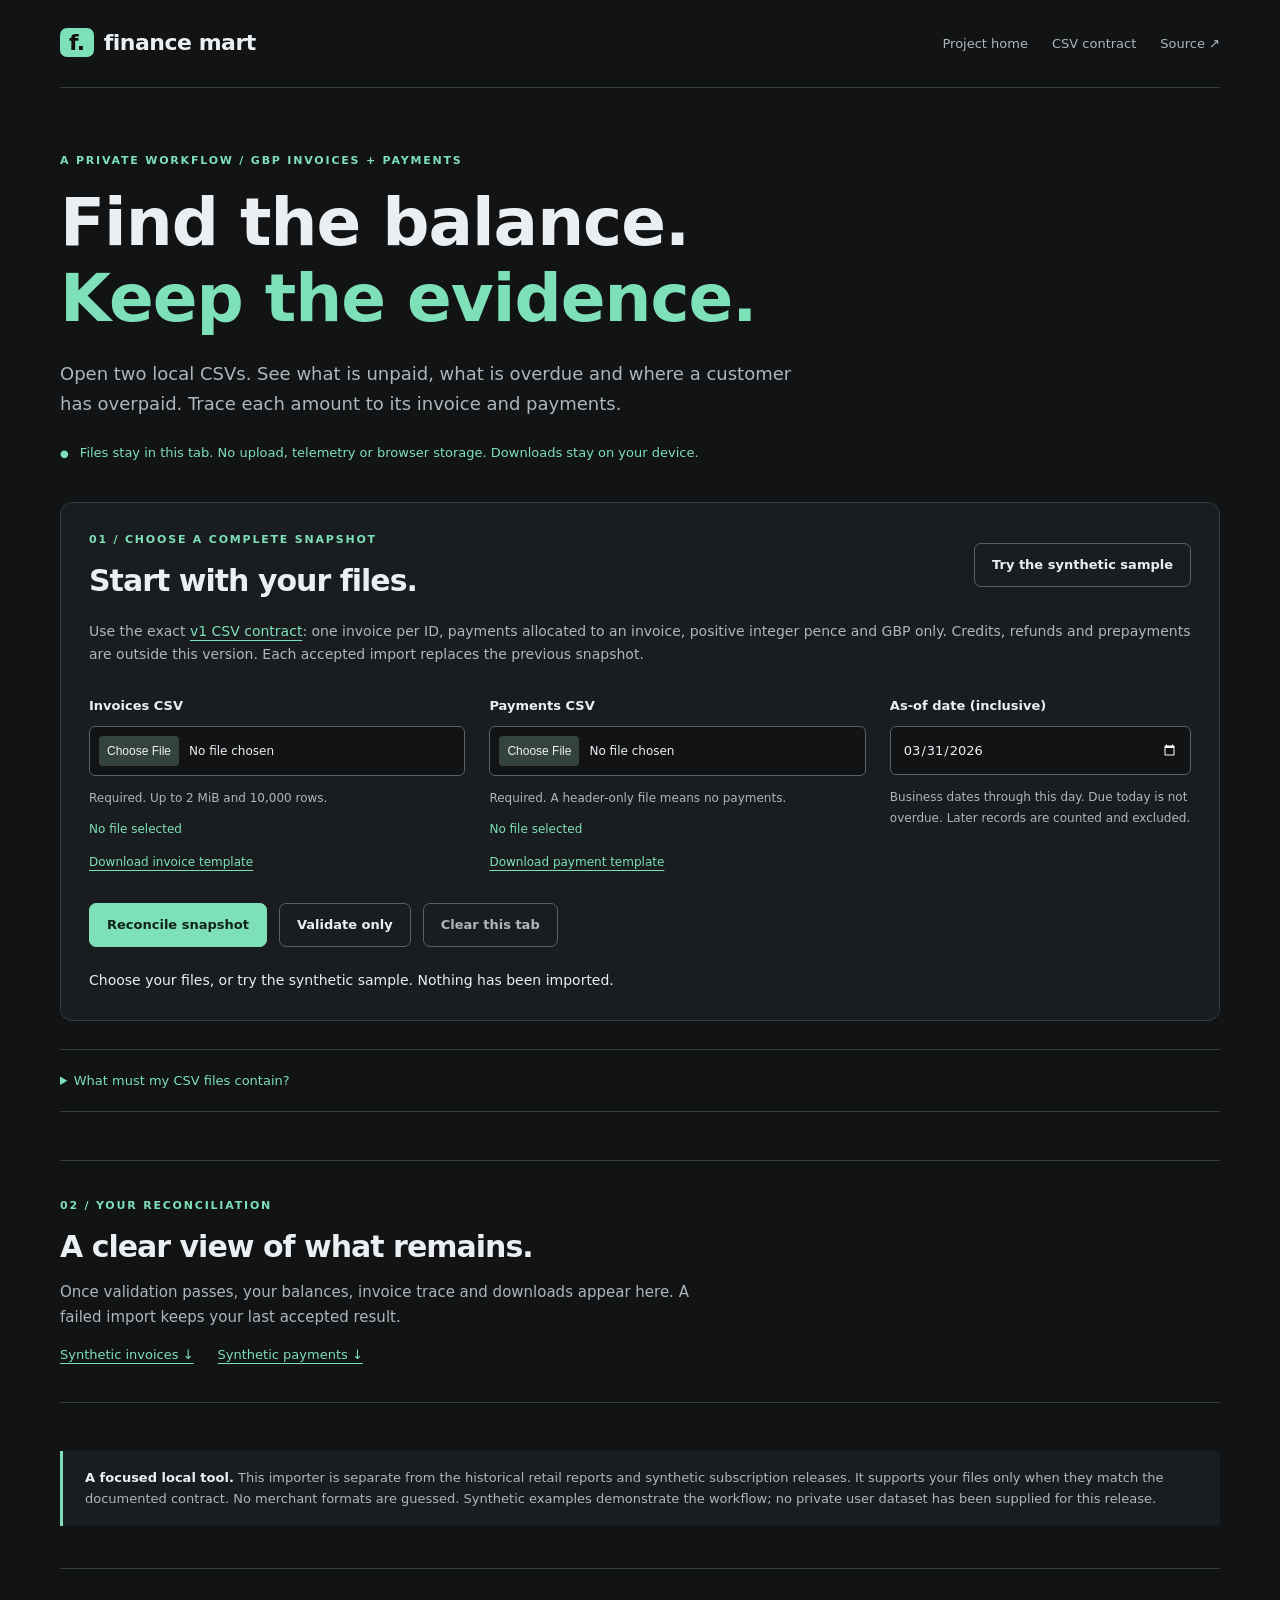
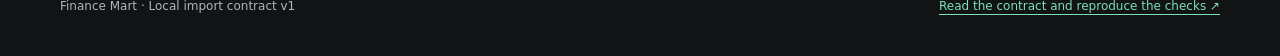
<file: docs/import/index.html>
<!doctype html>
<html lang="en"><head><meta charset="utf-8"><meta name="viewport" content="width=device-width,initial-scale=1">
<meta http-equiv="Content-Security-Policy" content="default-src 'self'; connect-src 'none'; script-src 'self'; style-src 'self'; img-src 'self' data:; object-src 'none'; base-uri 'none'; form-action 'none'">
<meta name="theme-color" content="#111315"><meta name="description" content="Reconcile your invoice and payment CSVs privately in your browser. Strict GBP contract, traceable balances and local exports.">
<title>Local invoice workbench | Finance Mart</title><link rel="stylesheet" href="workbench.css"><script type="module" src="app.mjs"></script></head>
<body><a class="skip" href="#main">Skip to content</a><div class="shell">
<header class="topbar"><a class="brand" href="../"><span aria-hidden="true">f.</span>finance mart</a><nav aria-label="Project navigation"><a href="../">Project home</a><a href="#contract">CSV contract</a><a href="https://github.com/VasilenData/ecommerce-finance-mart/tree/main/docs/import">Source ↗</a></nav></header>
<main id="main"><section class="hero"><p class="eyebrow">A private workflow / GBP invoices + payments</p><h1>Find the balance.<br><em>Keep the evidence.</em></h1><p class="lead">Open two local CSVs. See what is unpaid, what is overdue and where a customer has overpaid. Trace each amount to its invoice and payments.</p><p class="privacy"><span aria-hidden="true">●</span> Files stay in this tab. No upload, telemetry or browser storage. Downloads stay on your device.</p></section>
<section class="panel" aria-labelledby="input-title"><div class="section-head"><div><p class="eyebrow">01 / Choose a complete snapshot</p><h2 id="input-title">Start with your files.</h2></div><button id="sample" type="button" class="button">Try the synthetic sample</button></div>
<p class="muted">Use the exact <a href="#contract">v1 CSV contract</a>: one invoice per ID, payments allocated to an invoice, positive integer pence and GBP only. Credits, refunds and prepayments are outside this version. Each accepted import replaces the previous snapshot.</p>
<div class="input-grid"><div><label for="invoices-file">Invoices CSV</label><input id="invoices-file" type="file" accept=".csv,text/csv" aria-describedby="invoice-help"><p id="invoice-help" class="help">Required. Up to 2 MiB and 10,000 rows.</p><p id="invoices-name" class="file-name">No file selected</p><a href="invoices-template.csv" download>Download invoice template</a></div><div><label for="payments-file">Payments CSV</label><input id="payments-file" type="file" accept=".csv,text/csv" aria-describedby="payment-help"><p id="payment-help" class="help">Required. A header-only file means no payments.</p><p id="payments-name" class="file-name">No file selected</p><a href="payments-template.csv" download>Download payment template</a></div><div><label for="as-of">As-of date (inclusive)</label><input id="as-of" type="date" min="1900-01-01" max="9999-12-31" value="2026-03-31" aria-describedby="date-help"><p id="date-help" class="help">Business dates through this day. Due today is not overdue. Later records are counted and excluded.</p></div></div>
<div class="actions"><button id="reconcile" class="button primary" type="button">Reconcile snapshot</button><button id="validate" class="button" type="button">Validate only</button><button id="clear" class="button subtle" type="button">Clear this tab</button></div>
<p id="status" class="status" role="status" aria-live="polite">Choose your files, or try the synthetic sample. Nothing has been imported.</p>
<div id="error-panel" class="error-panel" hidden><h3>Fix these records, then retry.</h3><p id="error-summary"></p><ol id="errors"></ol></div>
</section>
<details id="contract"><summary>What must my CSV files contain?</summary><p>Use UTF-8, comma-separated values and these exact ordered headers. Amounts are positive integer pence: £100 is <code>10000</code>. Only GBP is accepted. No signs, decimals, leading zeros, empty fields or extra columns.</p><p><strong>Invoices:</strong> <code>invoice_id,customer_id,currency,issued_date,due_date,amount_minor</code></p><p><strong>Payments:</strong> <code>payment_id,invoice_id,paid_date,amount_minor</code></p><p>IDs contain 1–64 ASCII letters, digits, dots, underscores or hyphens and start with a letter or digit. Dates are real calendar dates in YYYY-MM-DD format, years 1900–9999. Due dates and payment dates cannot precede their invoice’s issued date. Every payment must reference an invoice in this snapshot.</p><p>Each file allows up to 2 MiB and 10,000 data records; each amount is at most 100000000000 pence. Identical repeated IDs count once. The same ID with a changed field rejects the entire snapshot. A header-only payments file means no payments; at least one invoice is required. Credits, refunds, prepayments and unallocated receipts are unsupported.</p><p><a href="https://github.com/VasilenData/ecommerce-finance-mart/blob/main/docs/LOCAL_IMPORT.md">Read the full contract, local CLI and recovery guide ↗</a></p></details>
<section id="empty" class="empty"><p class="eyebrow">02 / Your reconciliation</p><h2>A clear view of what remains.</h2><p>Once validation passes, your balances, invoice trace and downloads appear here. A failed import keeps your last accepted result.</p><div class="sample-links"><a href="sample-invoices.csv" download>Synthetic invoices ↓</a><a href="sample-payments.csv" download>Synthetic payments ↓</a></div></section>
<section id="result" hidden aria-labelledby="result-title"><div class="section-head result-heading"><div><p class="eyebrow">02 / Accepted reconciliation</p><h2 id="result-title">Every balance, explained.</h2></div><span id="source-kind" class="badge"></span></div><p id="result-state" class="result-state" role="status"></p><p id="counts" class="muted"></p><div id="metrics" class="metrics"></div><p class="bridge" id="bridge"></p><p id="checks" class="help"></p>
<div class="exports"><h3>Keep your result</h3><div class="actions"><button class="button primary" id="download-invoices" type="button">Invoice balances CSV ↓</button><button class="button" id="download-customers" type="button">Customer balances CSV ↓</button><button class="button" id="download-payments" type="button">Included payments CSV ↓</button><button class="button" id="download-report" type="button">Report + provenance JSON ↓</button></div><p class="help">CSV amounts are integer pence. JSON includes exact input SHA-256 fingerprints, source record numbers, checks and implementation identity.</p></div>
<div class="section-head"><div><p class="eyebrow">03 / Trace the calculation</p><h2>From balance to source.</h2></div></div><div class="filters"><div><label for="search">Find an invoice or customer</label><input id="search" type="search" placeholder="e.g. INV-001 or CEDAR"></div><div><label for="balance-filter">Balance status</label><select id="balance-filter"><option value="all">All invoices</option><option value="overdue">Overdue</option><option value="open">Open, not overdue</option><option value="settled">Settled</option><option value="overpaid">Overpaid</option></select></div></div>
<div class="table-wrap" tabindex="0" role="region" aria-label="Invoice balances, scroll horizontally"><table><caption>Invoice balances in GBP · select Trace to inspect source records</caption><thead><tr><th scope="col">Invoice / customer</th><th scope="col">Due</th><th scope="col">Invoiced</th><th scope="col">Paid</th><th scope="col">Unpaid</th><th scope="col">Overpaid</th><th scope="col">Status</th><th scope="col">Evidence</th></tr></thead><tbody id="invoice-rows"></tbody></table></div>
<div class="pagination"><button id="previous" class="button" type="button">← Previous</button><p id="page-status" role="status"></p><button id="next" class="button" type="button">Next →</button></div>
<aside id="trace" class="panel trace" hidden tabindex="-1"><h3 id="trace-title"></h3><p id="trace-summary"></p><p id="trace-customer"></p><p id="trace-source" class="help"></p><ul id="trace-payments"></ul></aside>
<details><summary>Snapshot identity and interpretation</summary><p id="identity" class="hash"></p><p id="input-hashes" class="hash"></p><p>Snapshot identity includes all accepted records and the as-of date, including later business dates. Reordering rows or replaying identical IDs preserves this identity. Input fingerprints still distinguish the original file bytes. An invoice overpayment never offsets another invoice’s unpaid amount.</p><p>This is a business-date snapshot, not a historical knowledge-time ledger. It cannot establish what you knew at an earlier close, whether the source is complete, recognized revenue, tax liability or bank settlement.</p></details>
</section>
<section class="scope"><strong>A focused local tool.</strong> This importer is separate from the historical retail reports and synthetic subscription releases. It supports your files only when they match the documented contract. No merchant formats are guessed. Synthetic examples demonstrate the workflow; no private user dataset has been supplied for this release.</section>
<noscript><p class="error-panel">JavaScript is required. Use the documented local Node CLI if browser scripting is unavailable.</p></noscript></main><footer class="foot"><p>Finance Mart · Local import contract v1</p><a href="#contract">Read the contract and reproduce the checks ↗</a></footer></div></body></html>
</file>
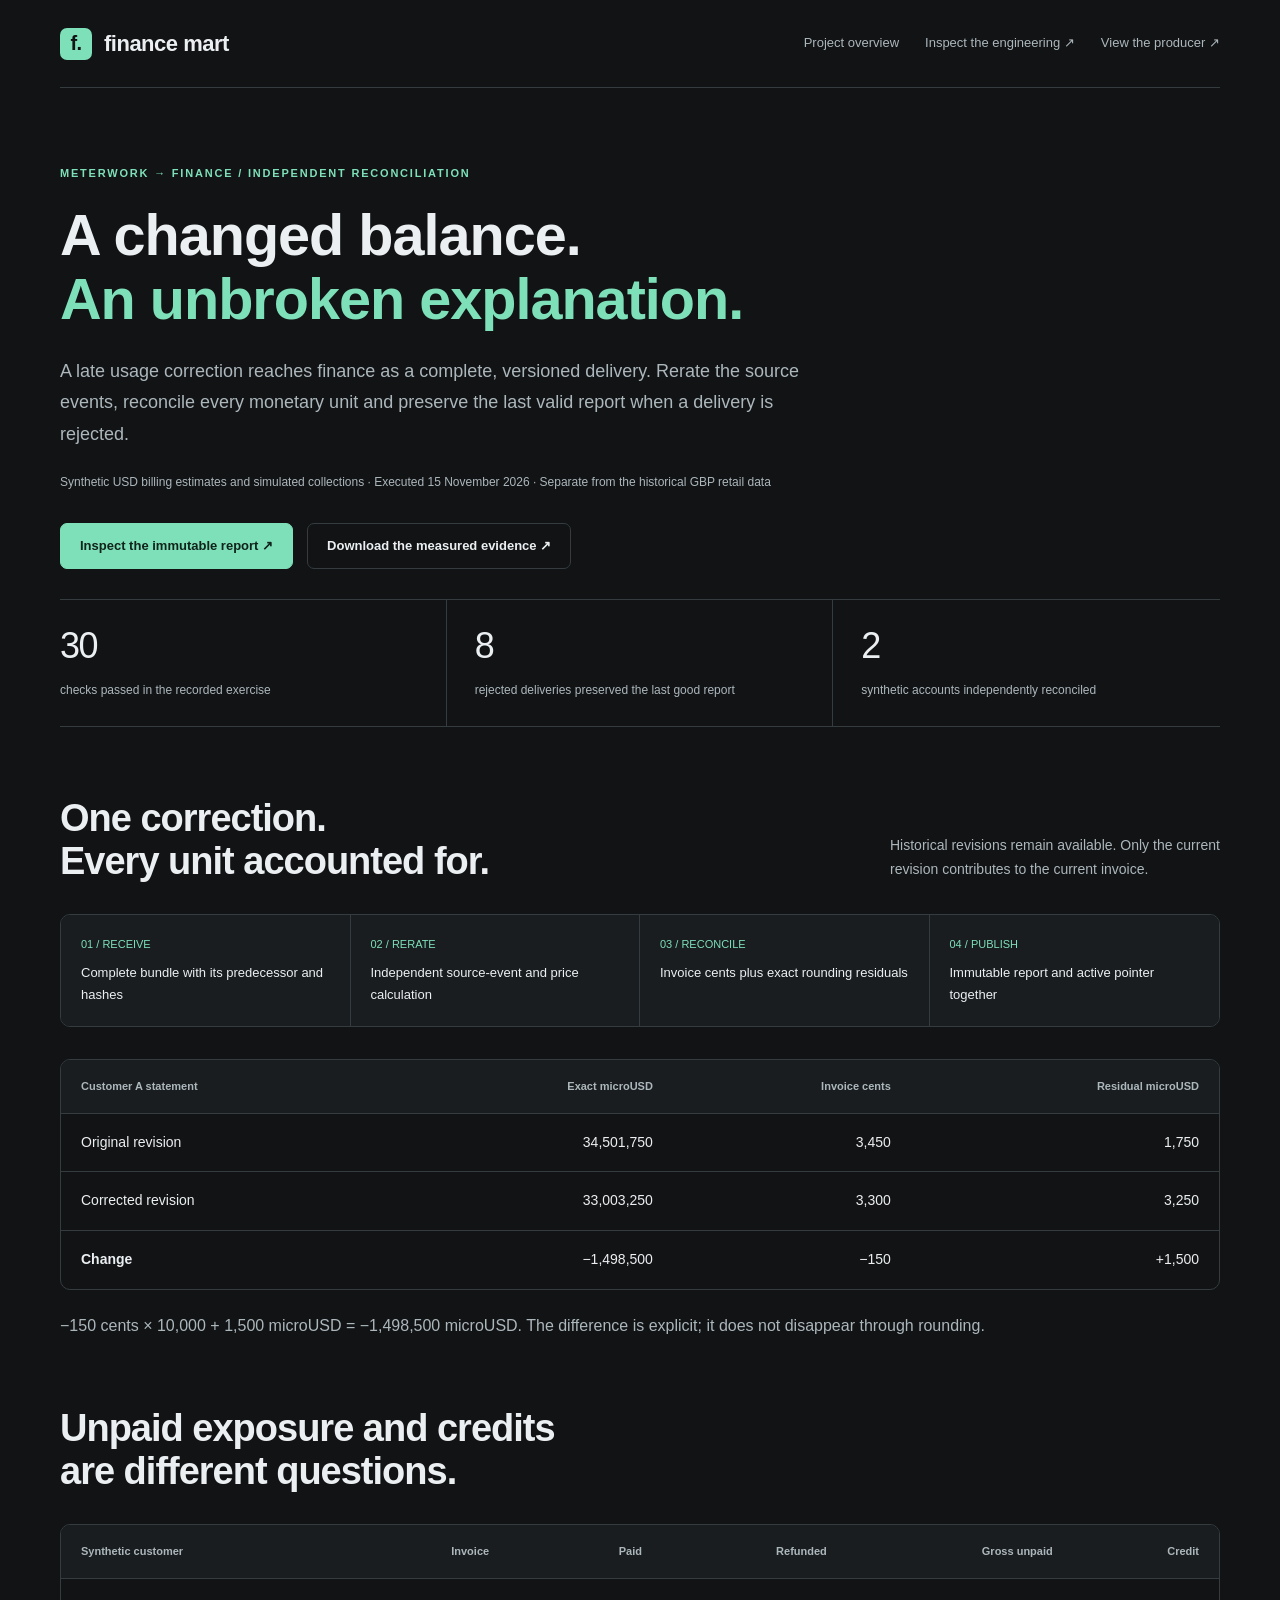
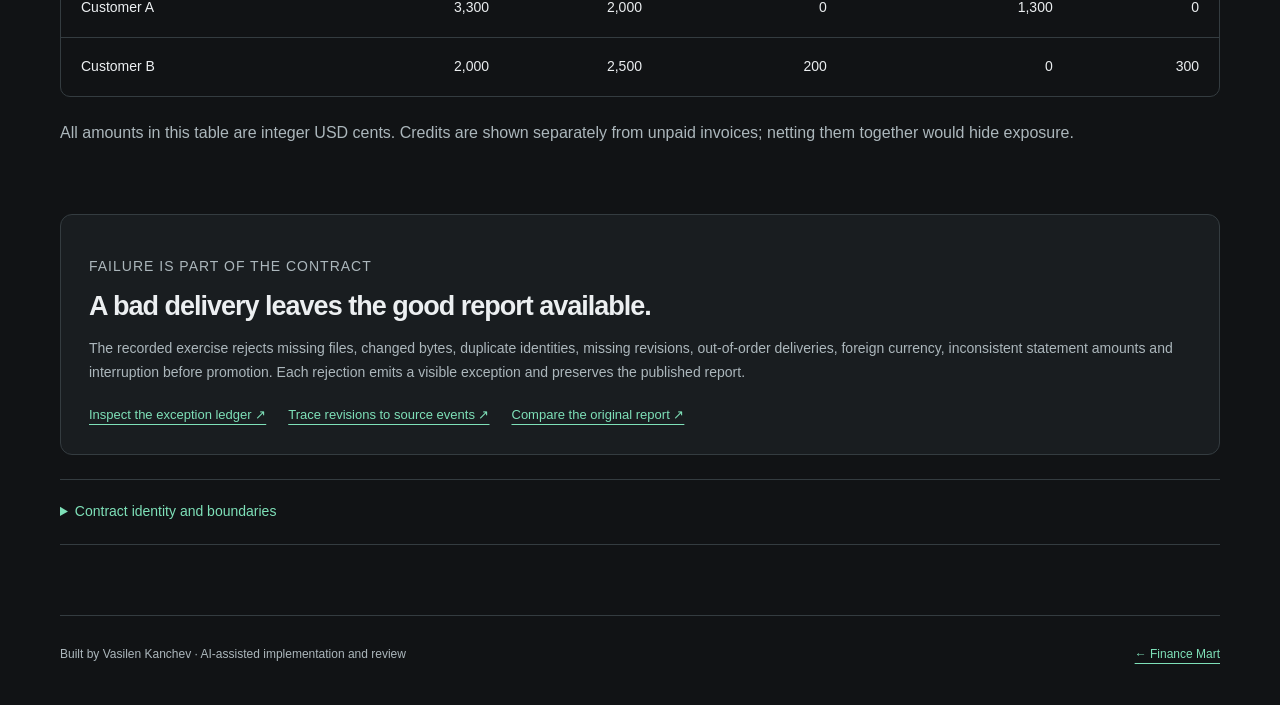
<file: docs/meterwork-bridge/index.html>
<!doctype html><html lang="en"><head><meta charset="utf-8"><meta name="viewport" content="width=device-width,initial-scale=1"><meta name="theme-color" content="#111315"><title>Usage to Finance | Follow a corrected balance</title><meta name="description" content="An independently reconciled Meterwork export with preserved statement revisions, explicit rounding and rejected-delivery recovery."><link rel="stylesheet" href="../presentation.css?v=1"></head><body><a class="skip" href="#main">Skip to content</a><div class="shell"><header class="topbar"><a class="brand" href="../"><span aria-hidden="true">f.</span>finance mart</a><nav aria-label="Project navigation"><a href="../">Project overview</a><a href="https://github.com/VasilenData/ecommerce-finance-mart/blob/main/docs/METERWORK_BRIDGE.md">Inspect the engineering ↗</a><a href="https://vasilendata.github.io/usage-metering-platform/finance-bridge/">View the producer ↗</a></nav></header><main id="main"><section class="hero full-hero"><p class="eyebrow">Meterwork → Finance / independent reconciliation</p><h1>A changed balance.<br><em>An unbroken explanation.</em></h1><p class="lead">A late usage correction reaches finance as a complete, versioned delivery. Rerate the source events, reconcile every monetary unit and preserve the last valid report when a delivery is rejected.</p><p class="hero-note">Synthetic USD billing estimates and simulated collections · Executed 15 November 2026 · Separate from the historical GBP retail data</p><div class="actions"><a class="button primary" href="2026-11-15/index.html">Inspect the immutable report ↗</a><a class="button" href="2026-11-15/evidence.json">Download the measured evidence ↗</a></div></section><section class="metrics" aria-label="Bounded integration exercise results"><div class="metric"><strong>30</strong><span>checks passed in the recorded exercise</span></div><div class="metric"><strong>8</strong><span>rejected deliveries preserved the last good report</span></div><div class="metric"><strong>2</strong><span>synthetic accounts independently reconciled</span></div></section><section><div class="section-head"><h2>One correction.<br>Every unit accounted for.</h2><p>Historical revisions remain available. Only the current revision contributes to the current invoice.</p></div><div class="flow" aria-label="Reconciliation sequence"><div><small>01 / RECEIVE</small>Complete bundle with its predecessor and hashes</div><div><small>02 / RERATE</small>Independent source-event and price calculation</div><div><small>03 / RECONCILE</small>Invoice cents plus exact rounding residuals</div><div><small>04 / PUBLISH</small>Immutable report and active pointer together</div></div><div class="table-wrap" role="region" tabindex="0" aria-label="Original and corrected synthetic statement amounts"><table><thead><tr><th>Customer A statement</th><th>Exact microUSD</th><th>Invoice cents</th><th>Residual microUSD</th></tr></thead><tbody><tr><td>Original revision</td><td>34,501,750</td><td>3,450</td><td>1,750</td></tr><tr><td>Corrected revision</td><td>33,003,250</td><td>3,300</td><td>3,250</td></tr><tr><td><strong>Change</strong></td><td>−1,498,500</td><td>−150</td><td>+1,500</td></tr></tbody></table></div><p class="muted">−150 cents × 10,000 + 1,500 microUSD = −1,498,500 microUSD. The difference is explicit; it does not disappear through rounding.</p></section><section class="section"><div class="section-head"><h2>Unpaid exposure and credits<br>are different questions.</h2></div><div class="table-wrap" role="region" tabindex="0" aria-label="Corrected customer balances in integer USD cents"><table><thead><tr><th>Synthetic customer</th><th>Invoice</th><th>Paid</th><th>Refunded</th><th>Gross unpaid</th><th>Credit</th></tr></thead><tbody><tr><td>Customer A</td><td>3,300</td><td>2,000</td><td>0</td><td>1,300</td><td>0</td></tr><tr><td>Customer B</td><td>2,000</td><td>2,500</td><td>200</td><td>0</td><td>300</td></tr></tbody></table></div><p class="muted">All amounts in this table are integer USD cents. Credits are shown separately from unpaid invoices; netting them together would hide exposure.</p></section><section class="panel"><p class="label">Failure is part of the contract</p><h2>A bad delivery leaves the good report available.</h2><p>The recorded exercise rejects missing files, changed bytes, duplicate identities, missing revisions, out-of-order deliveries, foreign currency, inconsistent statement amounts and interruption before promotion. Each rejection emits a visible exception and preserves the published report.</p><div class="work-links"><a href="2026-11-15/evidence.json">Inspect the exception ledger ↗</a><a href="2026-11-15/report.json">Trace revisions to source events ↗</a><a href="2026-11-15/baseline-report.json">Compare the original report ↗</a></div></section><details><summary>Contract identity and boundaries</summary><p>Accepted bundle: <code>ebee6450f78edcf8e91f23c7d4f61967cf62a7b62045f0948e0c9505867c2c29</code></p><p>The receiver uses one sequential writer, fixed simulated collections and cumulative source deliveries. Checksums detect drift against a trusted expected digest; they are not signatures. Source cutoffs are per account. This does not establish real customers, payment processing, recognized revenue, live CDC, managed-cloud operation or Databricks parity.</p><p>This presentation reads the published evidence. Original dated JSON and report artifacts remain unchanged.</p></details></main><footer class="foot"><p>Built by Vasilen Kanchev · AI-assisted implementation and review</p><a href="../">← Finance Mart</a></footer></div></body></html>
</file>
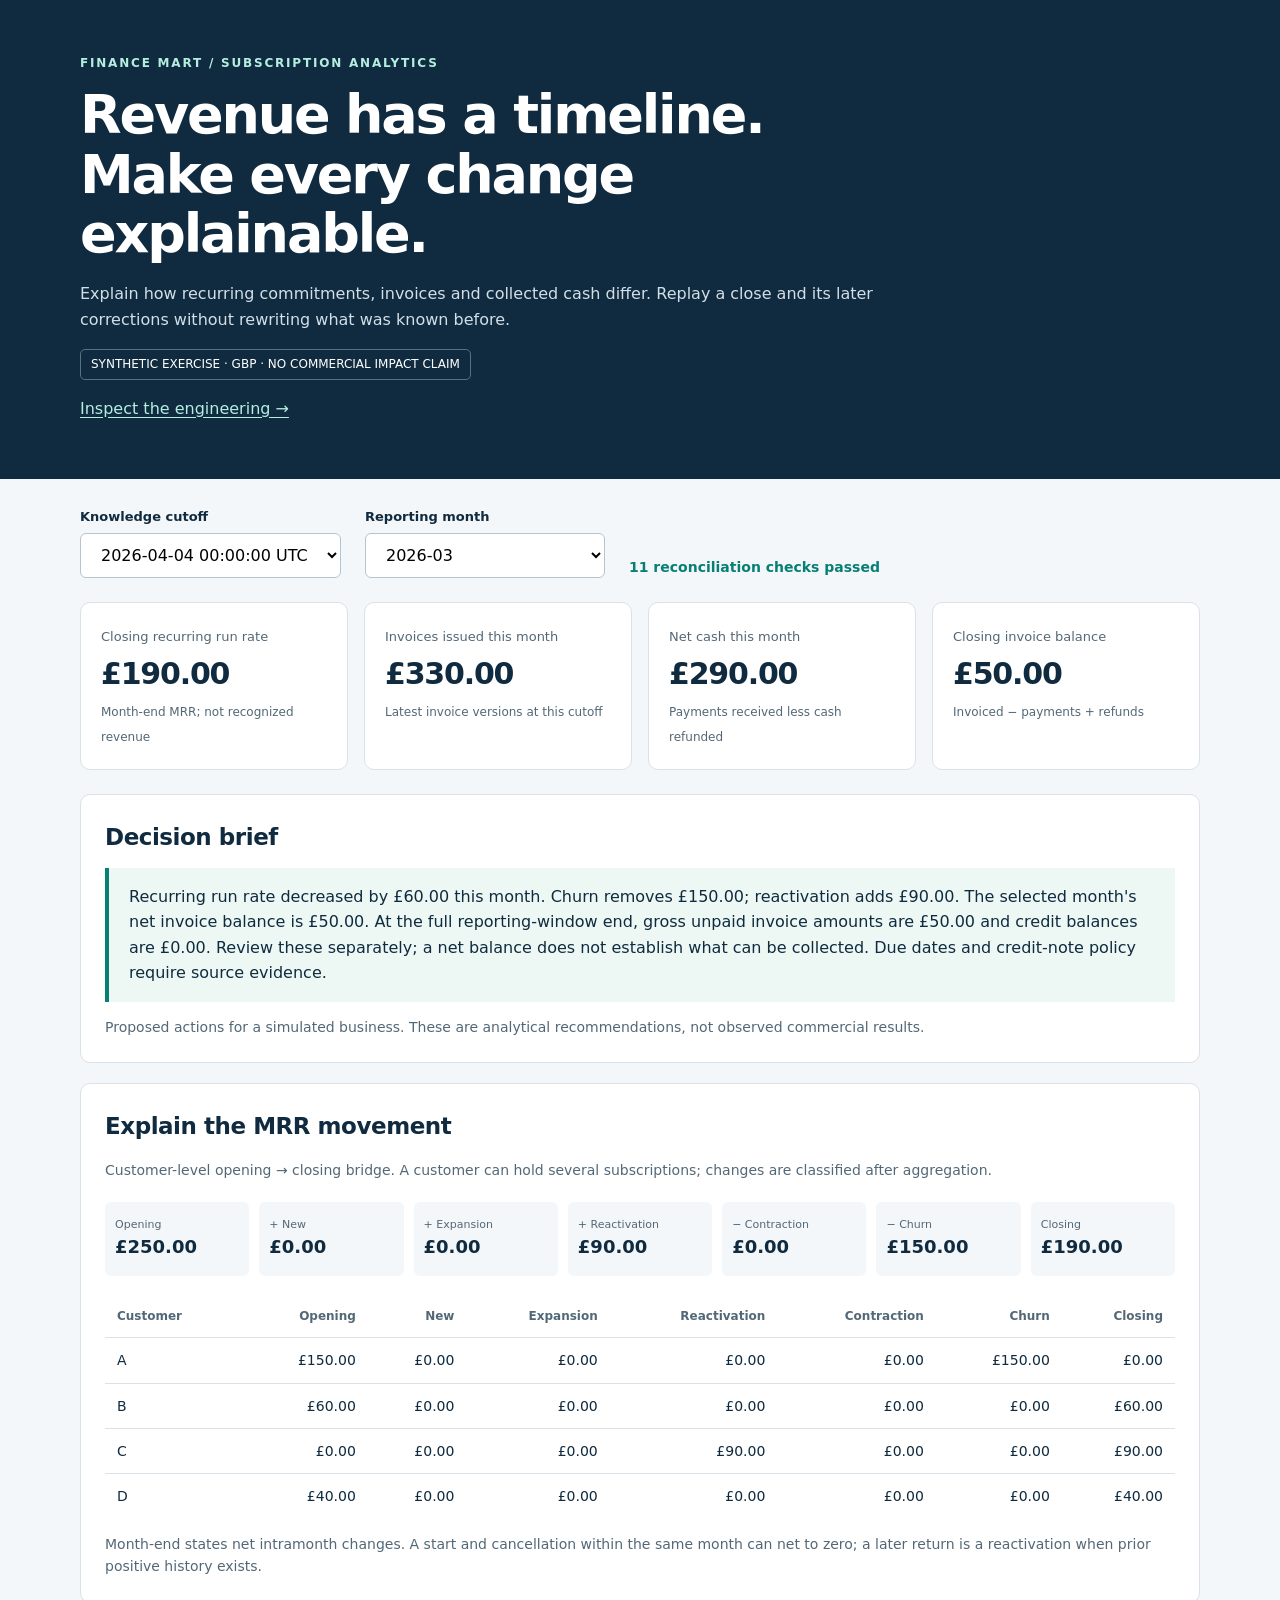
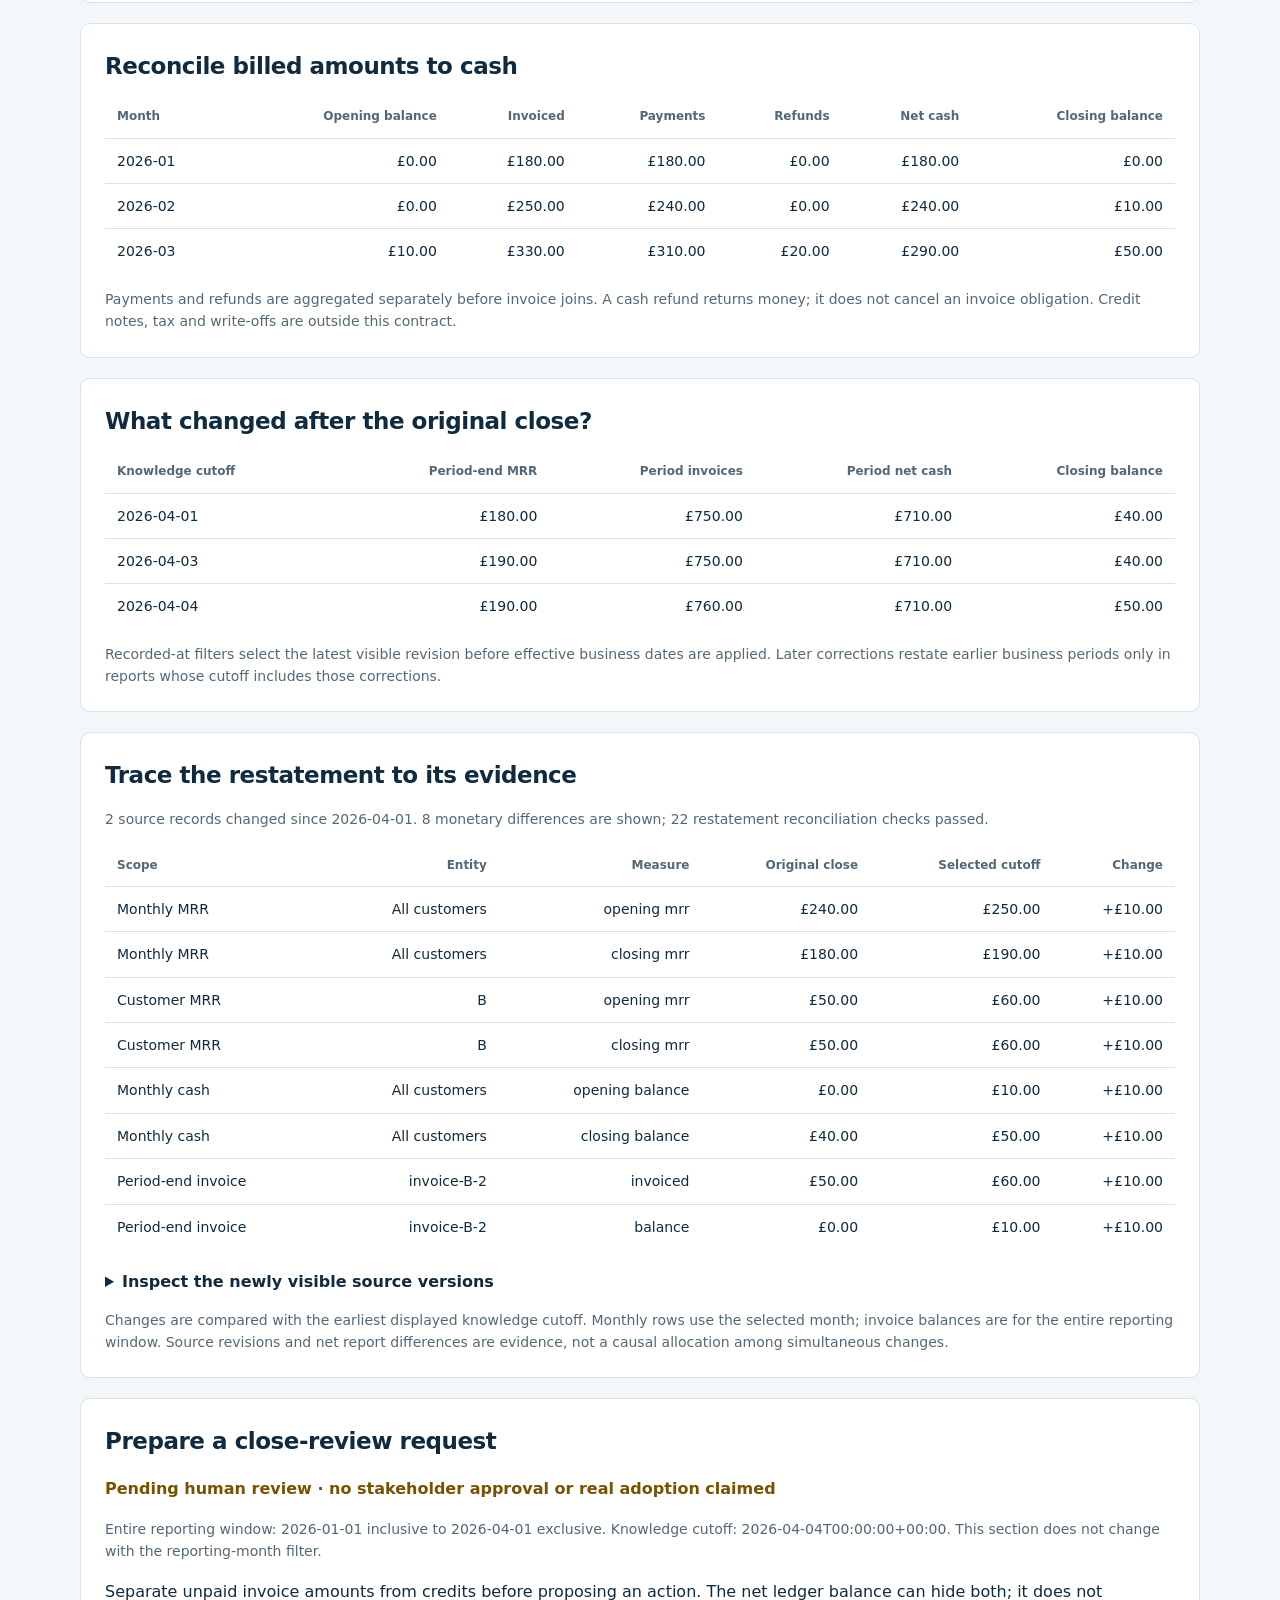
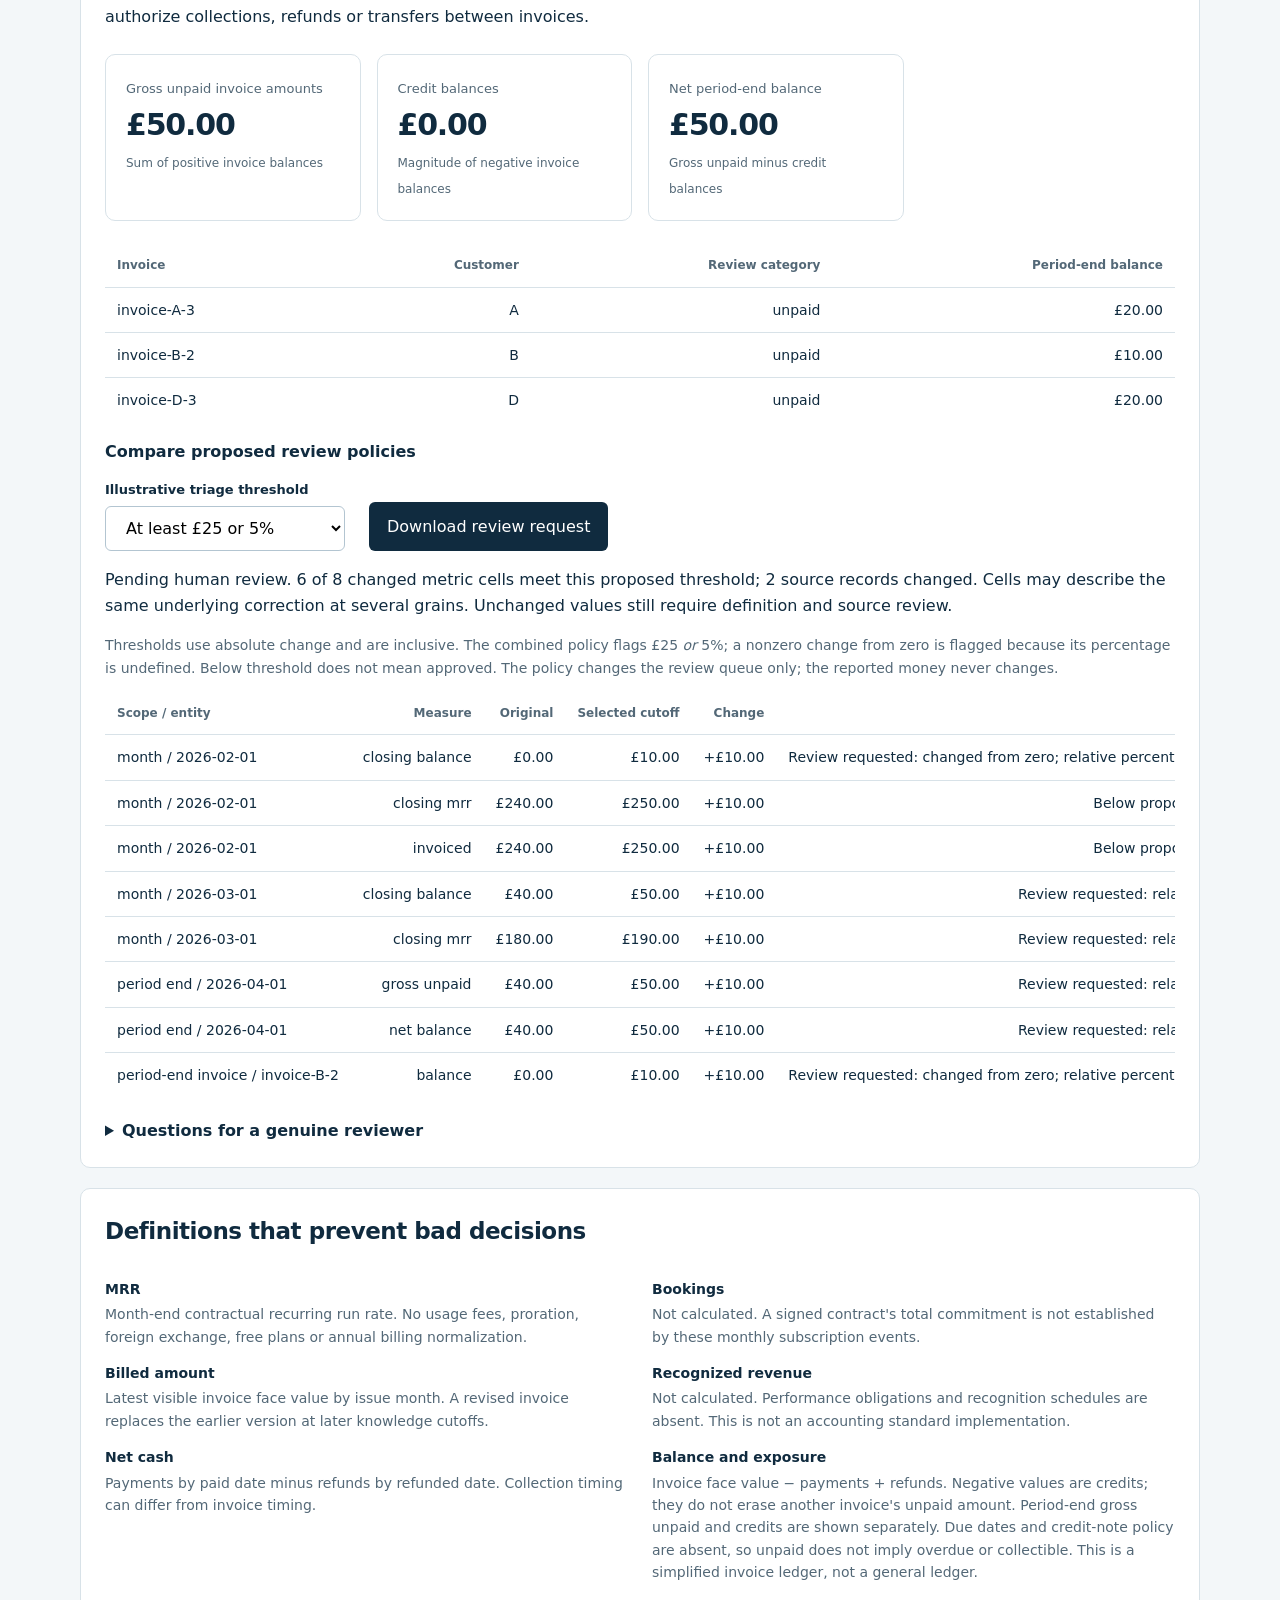
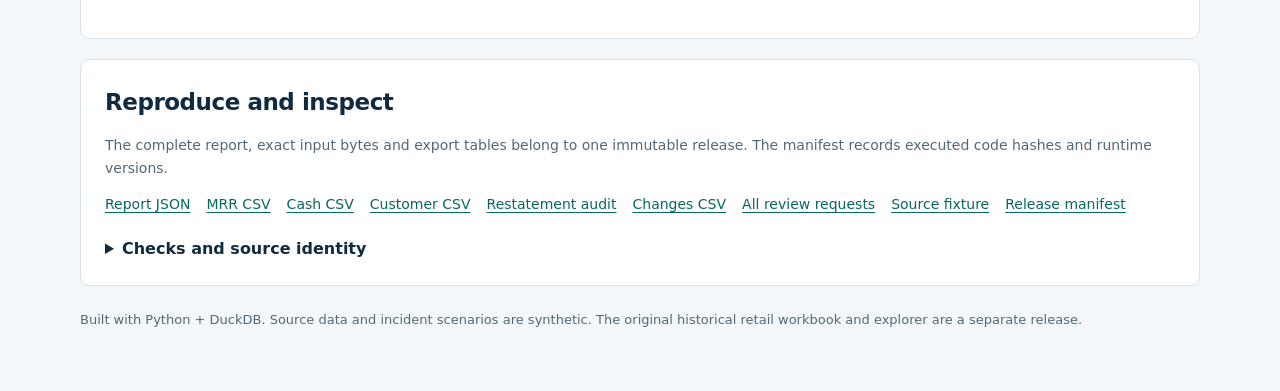
<file: docs/subscriptions/index.html>
<!doctype html><html lang="en"><head><meta charset="utf-8"><meta name="viewport" content="width=device-width,initial-scale=1"><meta http-equiv="refresh" content="0; url=2026-11-13-review/"><title>Subscription revenue analytics</title></head><body><p><a href="2026-11-13-review/">Open the versioned subscription decision explorer</a></p></body></html>
</file>
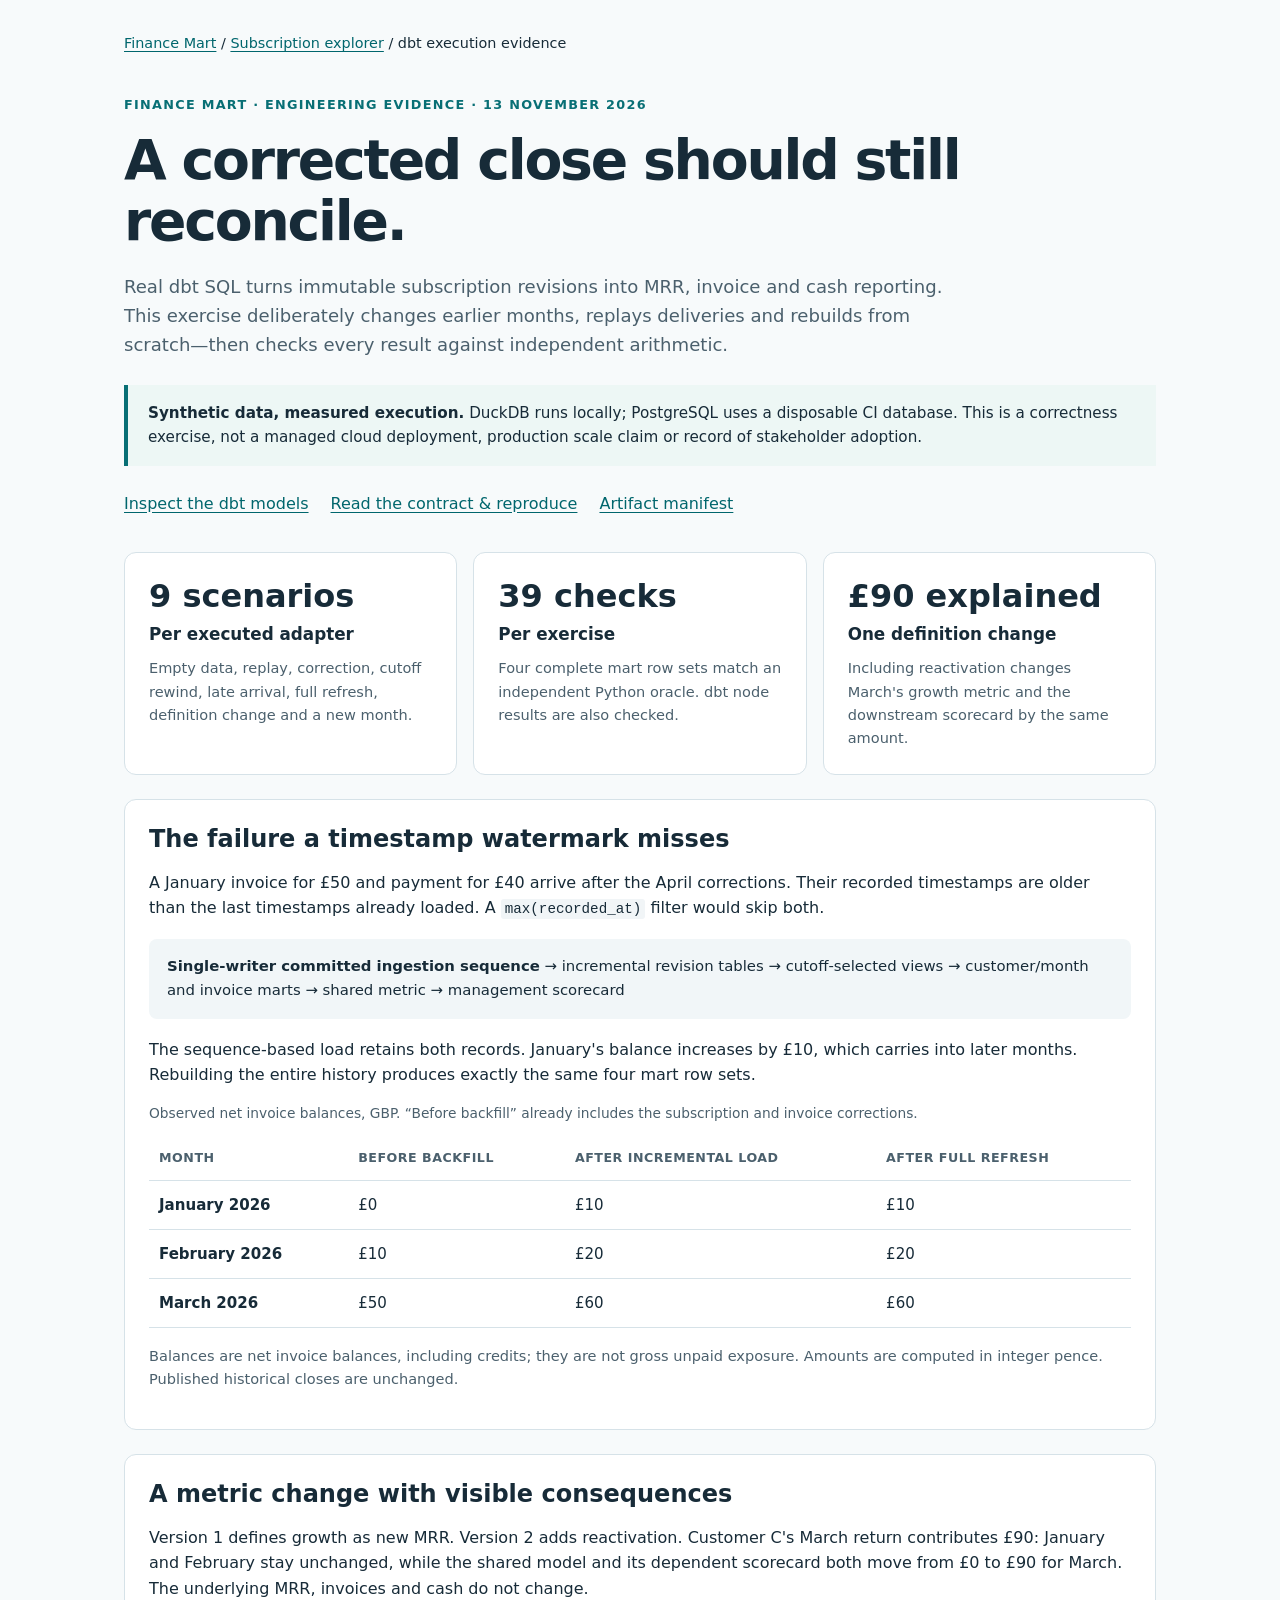
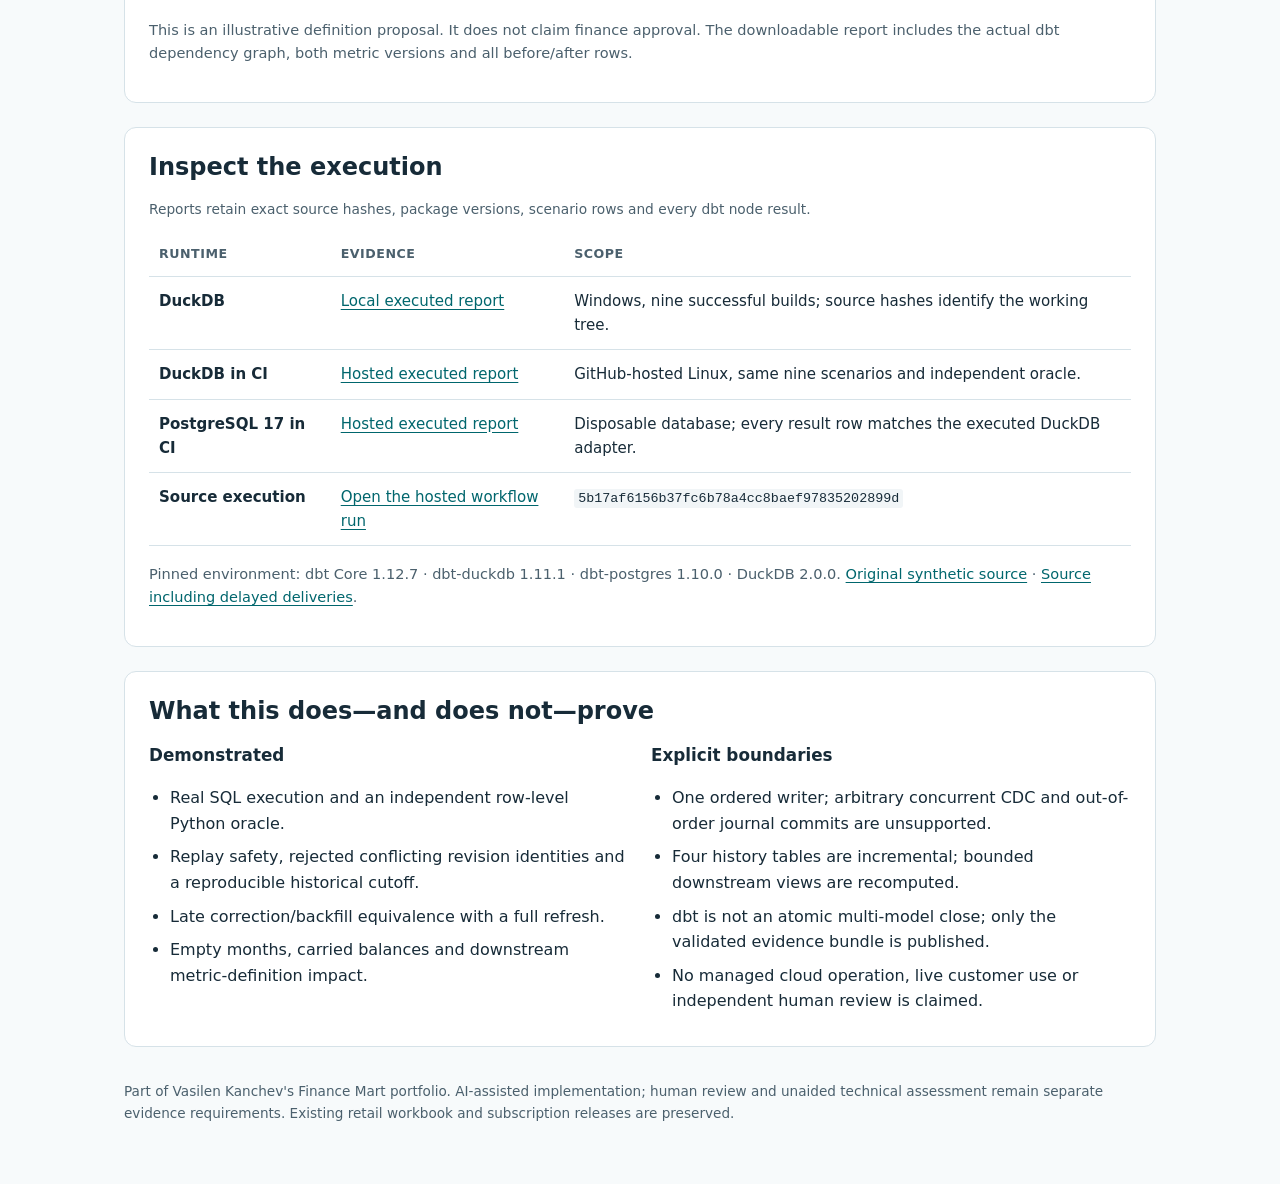
<file: docs/dbt-warehouse/2026-11-13/index.html>
<!doctype html>
<html lang="en">
<head>
<meta charset="utf-8"><meta name="viewport" content="width=device-width,initial-scale=1">
<meta name="description" content="Executed dbt subscription models: late corrections, incremental/full-refresh equivalence and a traceable metric definition change, reconciled with an independent Python oracle.">
<title>Subscription reporting, reconciled | Finance Mart</title>
<style>
:root{color-scheme:light;--ink:#172b38;--muted:#4b606d;--line:#d6e2e8;--accent:#086f75;--pale:#edf7f5}*{box-sizing:border-box}body{margin:0;background:#f7fafb;color:var(--ink);font:16px/1.6 system-ui,-apple-system,BlinkMacSystemFont,"Segoe UI",sans-serif}main{max-width:1080px;margin:auto;padding:32px 24px 60px}nav{font-size:.9rem;margin-bottom:40px}a{color:#00666d;text-underline-offset:3px}a:focus-visible{outline:3px solid #c76c0b;outline-offset:4px}.eyebrow{font-size:.8rem;text-transform:uppercase;letter-spacing:.1em;color:var(--accent);font-weight:700}h1{font-size:clamp(2rem,5vw,3.45rem);line-height:1.12;letter-spacing:-.04em;max-width:850px;margin:14px 0 20px}h2{font-size:1.5rem;line-height:1.25;margin:0 0 16px}h3{font-size:1.05rem;margin:0 0 9px}p{margin:0 0 14px}.lead{max-width:850px;font-size:1.13rem;color:var(--muted)}.scope{background:var(--pale);border-left:4px solid var(--accent);padding:16px 20px;margin:25px 0;font-size:.95rem}.links{display:flex;flex-wrap:wrap;gap:12px 22px;margin:22px 0 36px}.grid{display:grid;grid-template-columns:repeat(3,1fr);gap:16px}.card,section.panel{background:white;border:1px solid var(--line);border-radius:12px;padding:24px}.card .value{font-size:2rem;font-weight:750;line-height:1.2;display:block;margin-bottom:5px}.card p{font-size:.91rem;color:var(--muted);margin:0}.panel{margin-top:24px}.table-wrap{overflow:auto}table{width:100%;border-collapse:collapse;font-size:.94rem;text-align:left}caption{text-align:left;font-size:.86rem;color:var(--muted);margin-bottom:12px}th,td{padding:12px 10px;border-bottom:1px solid var(--line);vertical-align:top}thead th{font-size:.79rem;text-transform:uppercase;letter-spacing:.04em;color:var(--muted)}tbody th{font-weight:600}td.money{font-variant-numeric:tabular-nums;white-space:nowrap}code{font-size:.89em;word-break:break-word;background:#f1f5f7;padding:2px 4px;border-radius:3px}.note{font-size:.91rem;color:var(--muted);margin-top:16px}.path{background:#f1f6f8;border-radius:8px;padding:16px 18px;margin:18px 0;font-size:.93rem}.limits{display:grid;grid-template-columns:1fr 1fr;gap:22px}ul{padding-left:21px;margin-bottom:0}li{margin-bottom:8px}footer{margin-top:34px;color:var(--muted);font-size:.85rem}strong{font-weight:650}@media(max-width:680px){main{padding:24px 16px 40px}.grid,.limits{grid-template-columns:1fr}.card{padding:20px}section.panel{padding:20px}nav{margin-bottom:28px}th,td{padding:10px 8px}}
</style>
</head>
<body><main>
<nav><a href="../../">Finance Mart</a> / <a href="../../subscriptions/">Subscription explorer</a> / dbt execution evidence</nav>
<header><div class="eyebrow">Finance Mart · engineering evidence · 13 November 2026</div>
<h1>A corrected close should still reconcile.</h1>
<p class="lead">Real dbt SQL turns immutable subscription revisions into MRR, invoice and cash reporting. This exercise deliberately changes earlier months, replays deliveries and rebuilds from scratch—then checks every result against independent arithmetic.</p>
<div class="scope"><strong>Synthetic data, measured execution.</strong> DuckDB runs locally; PostgreSQL uses a disposable CI database. This is a correctness exercise, not a managed cloud deployment, production scale claim or record of stakeholder adoption.</div>
<div class="links"><a href="https://github.com/VasilenData/ecommerce-finance-mart/tree/main/dbt_subscriptions">Inspect the dbt models</a><a href="https://github.com/VasilenData/ecommerce-finance-mart/blob/main/docs/DBT_WAREHOUSE.md">Read the contract &amp; reproduce</a><a href="manifest.json">Artifact manifest</a></div></header>
<div class="grid" aria-label="Observed results">
<div class="card"><span class="value">9 scenarios</span><h3>Per executed adapter</h3><p>Empty data, replay, correction, cutoff rewind, late arrival, full refresh, definition change and a new month.</p></div>
<div class="card"><span class="value">39 checks</span><h3>Per exercise</h3><p>Four complete mart row sets match an independent Python oracle. dbt node results are also checked.</p></div>
<div class="card"><span class="value">£90 explained</span><h3>One definition change</h3><p>Including reactivation changes March's growth metric and the downstream scorecard by the same amount.</p></div>
</div>
<section class="panel"><h2>The failure a timestamp watermark misses</h2>
<p>A January invoice for £50 and payment for £40 arrive after the April corrections. Their recorded timestamps are older than the last timestamps already loaded. A <code>max(recorded_at)</code> filter would skip both.</p>
<div class="path"><strong>Single-writer committed ingestion sequence</strong> → incremental revision tables → cutoff-selected views → customer/month and invoice marts → shared metric → management scorecard</div>
<p>The sequence-based load retains both records. January's balance increases by £10, which carries into later months. Rebuilding the entire history produces exactly the same four mart row sets.</p>
<div class="table-wrap"><table><caption>Observed net invoice balances, GBP. “Before backfill” already includes the subscription and invoice corrections.</caption><thead><tr><th scope="col">Month</th><th scope="col">Before backfill</th><th scope="col">After incremental load</th><th scope="col">After full refresh</th></tr></thead><tbody>
<tr><th scope="row">January 2026</th><td class="money">£0</td><td class="money">£10</td><td class="money">£10</td></tr>
<tr><th scope="row">February 2026</th><td class="money">£10</td><td class="money">£20</td><td class="money">£20</td></tr>
<tr><th scope="row">March 2026</th><td class="money">£50</td><td class="money">£60</td><td class="money">£60</td></tr>
</tbody></table></div><p class="note">Balances are net invoice balances, including credits; they are not gross unpaid exposure. Amounts are computed in integer pence. Published historical closes are unchanged.</p></section>
<section class="panel"><h2>A metric change with visible consequences</h2><p>Version 1 defines growth as new MRR. Version 2 adds reactivation. Customer C's March return contributes £90: January and February stay unchanged, while the shared model and its dependent scorecard both move from £0 to £90 for March. The underlying MRR, invoices and cash do not change.</p><p class="note">This is an illustrative definition proposal. It does not claim finance approval. The downloadable report includes the actual dbt dependency graph, both metric versions and all before/after rows.</p></section>
<section class="panel"><h2>Inspect the execution</h2><div class="table-wrap"><table><caption>Reports retain exact source hashes, package versions, scenario rows and every dbt node result.</caption><thead><tr><th scope="col">Runtime</th><th scope="col">Evidence</th><th scope="col">Scope</th></tr></thead><tbody>
<tr><th scope="row">DuckDB</th><td><a href="duckdb-local.json">Local executed report</a></td><td>Windows, nine successful builds; source hashes identify the working tree.</td></tr>
<tr><th scope="row">DuckDB in CI</th><td><a href="duckdb-ci.json">Hosted executed report</a></td><td>GitHub-hosted Linux, same nine scenarios and independent oracle.</td></tr>
<tr><th scope="row">PostgreSQL 17 in CI</th><td><a href="postgres-ci.json">Hosted executed report</a></td><td>Disposable database; every result row matches the executed DuckDB adapter.</td></tr>
<tr><th scope="row">Source execution</th><td><a href="https://github.com/VasilenData/ecommerce-finance-mart/actions/runs/43350611031">Open the hosted workflow run</a></td><td><code>5b17af6156b37fc6b78a4cc8baef97835202899d</code></td></tr>
</tbody></table></div><p class="note">Pinned environment: dbt Core 1.12.7 · dbt-duckdb 1.11.1 · dbt-postgres 1.10.0 · DuckDB 2.0.0. <a href="source.json">Original synthetic source</a> · <a href="backfill-source.json">Source including delayed deliveries</a>.</p></section>
<section class="panel"><h2>What this does—and does not—prove</h2><div class="limits"><div><h3>Demonstrated</h3><ul><li>Real SQL execution and an independent row-level Python oracle.</li><li>Replay safety, rejected conflicting revision identities and a reproducible historical cutoff.</li><li>Late correction/backfill equivalence with a full refresh.</li><li>Empty months, carried balances and downstream metric-definition impact.</li></ul></div><div><h3>Explicit boundaries</h3><ul><li>One ordered writer; arbitrary concurrent CDC and out-of-order journal commits are unsupported.</li><li>Four history tables are incremental; bounded downstream views are recomputed.</li><li>dbt is not an atomic multi-model close; only the validated evidence bundle is published.</li><li>No managed cloud operation, live customer use or independent human review is claimed.</li></ul></div></div></section>
<footer>Part of Vasilen Kanchev's Finance Mart portfolio. AI-assisted implementation; human review and unaided technical assessment remain separate evidence requirements. Existing retail workbook and subscription releases are preserved.</footer>
</main></body></html>
</file>
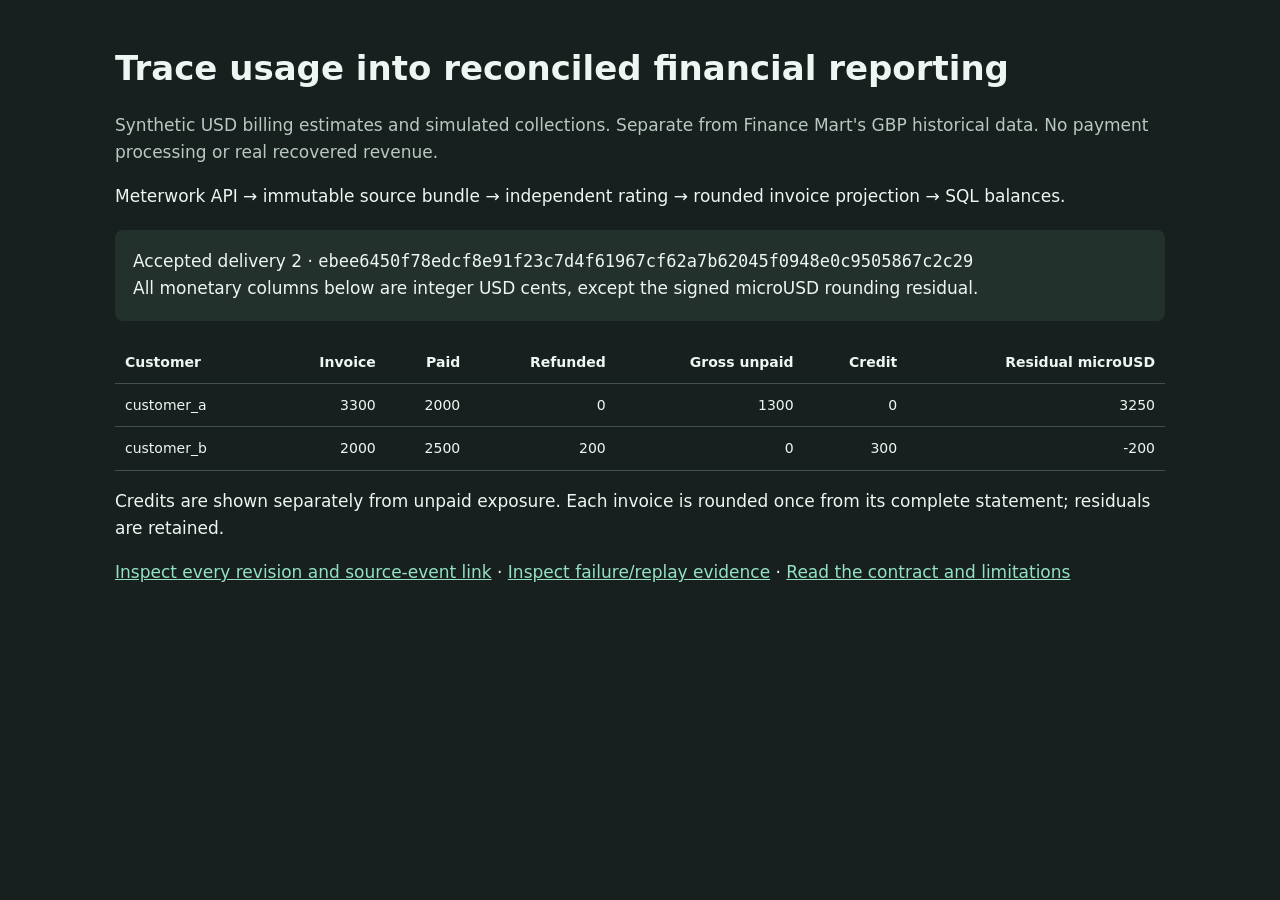
<file: docs/meterwork-bridge/2026-11-15/index.html>
<!doctype html><html lang='en'><meta charset='utf-8'><meta name='viewport' content='width=device-width,initial-scale=1'><title>Meterwork → Finance reconciliation</title><style>body{max-width:1050px;margin:48px auto;padding:0 24px;background:#17201e;color:#eef5f2;font:17px/1.6 system-ui}a{color:#94e2c3}h1{line-height:1.2}table{border-collapse:collapse;width:100%;font-size:14px}td,th{padding:10px;border-bottom:1px solid #41504a;text-align:right}td:first-child,th:first-child{text-align:left}code{overflow-wrap:anywhere}.scope{color:#b8c8c0}.card{padding:18px;background:#22312b;border-radius:8px;margin:20px 0}</style><h1>Trace usage into reconciled financial reporting</h1><p class='scope'>Synthetic USD billing estimates and simulated collections. Separate from Finance Mart's GBP historical data. No payment processing or real recovered revenue.</p><p>Meterwork API → immutable source bundle → independent rating → rounded invoice projection → SQL balances.</p><div class='card'>Accepted delivery 2 · <code>ebee6450f78edcf8e91f23c7d4f61967cf62a7b62045f0948e0c9505867c2c29</code><br>All monetary columns below are integer USD cents, except the signed microUSD rounding residual.</div><table><thead><tr><th>Customer</th><th>Invoice</th><th>Paid</th><th>Refunded</th><th>Gross unpaid</th><th>Credit</th><th>Residual microUSD</th></tr></thead><tbody><tr><td>customer_a</td><td>3300</td><td>2000</td><td>0</td><td>1300</td><td>0</td><td>3250</td></tr><tr><td>customer_b</td><td>2000</td><td>2500</td><td>200</td><td>0</td><td>300</td><td>-200</td></tr></tbody></table><p>Credits are shown separately from unpaid exposure. Each invoice is rounded once from its complete statement; residuals are retained.</p><p><a href='report.json'>Inspect every revision and source-event link</a> · <a href='evidence.json'>Inspect failure/replay evidence</a> · <a href='../../METERWORK_BRIDGE.md'>Read the contract and limitations</a></p></html>
</file>
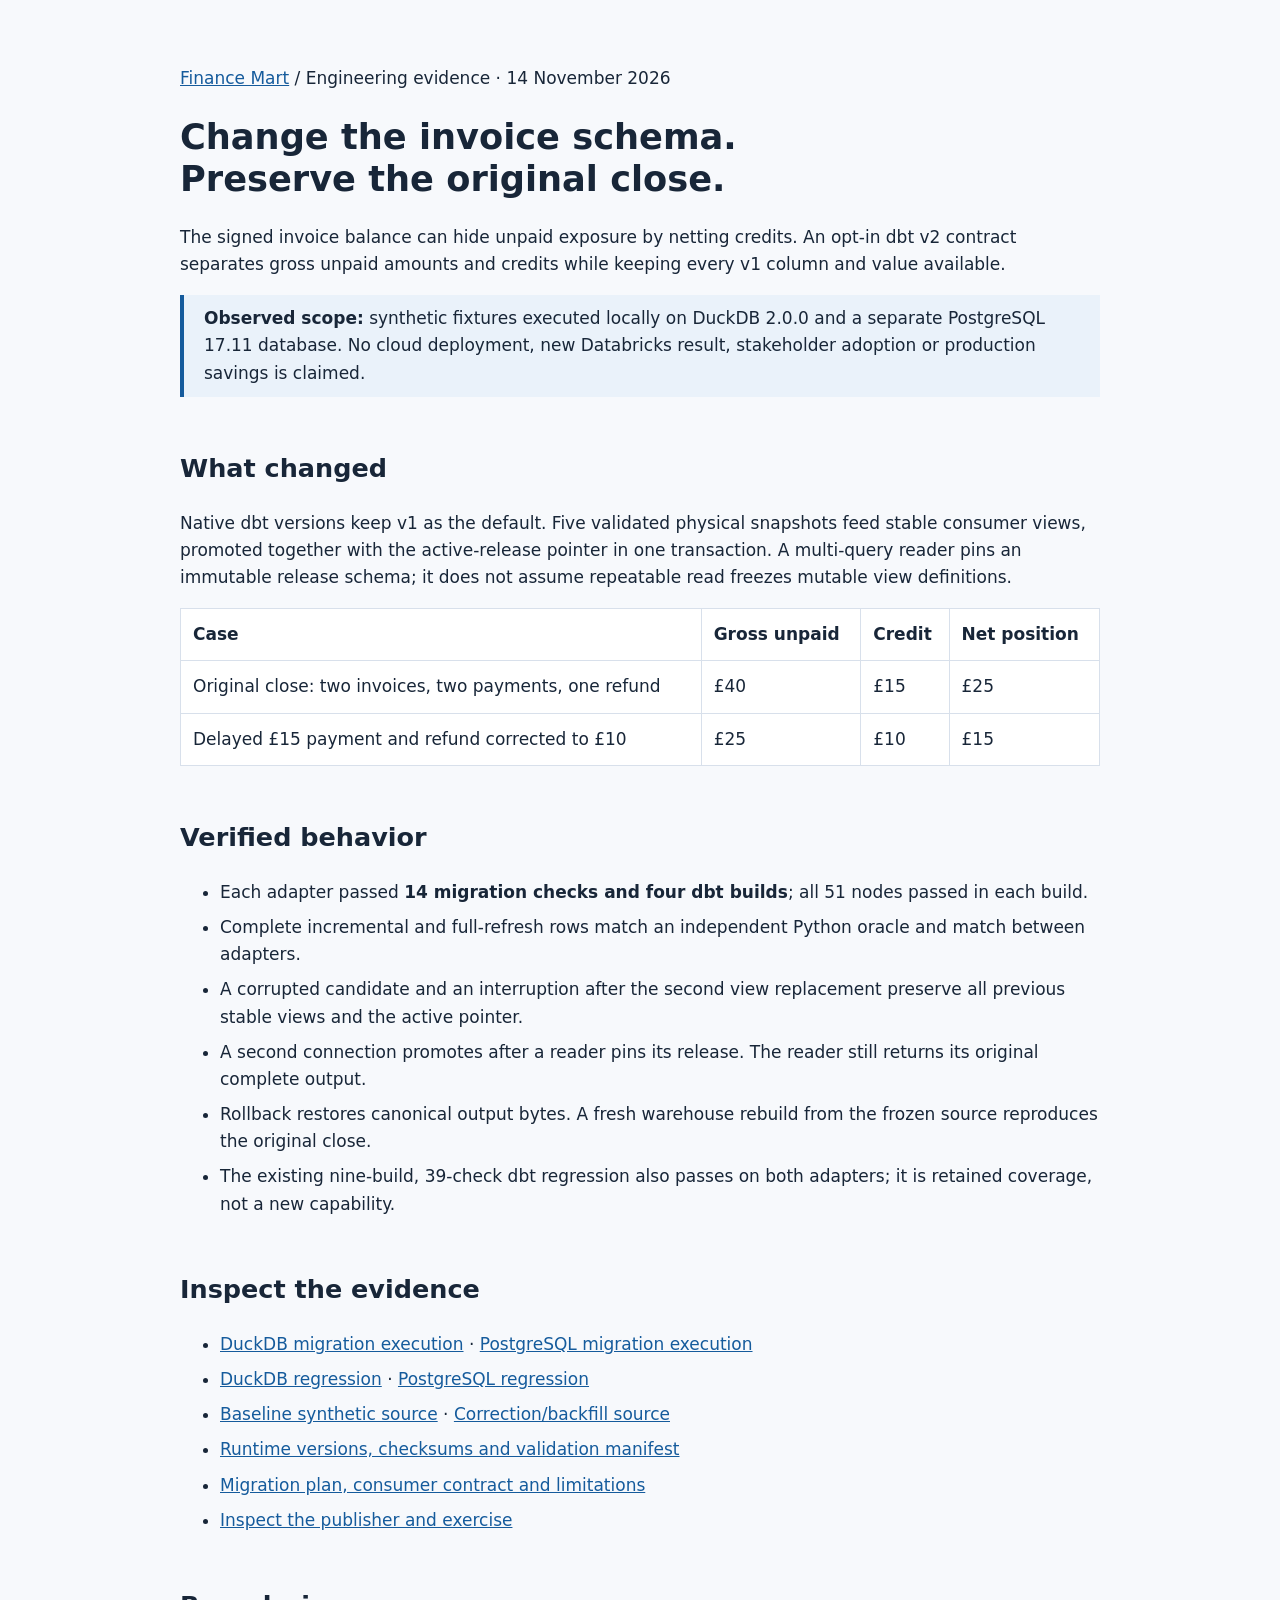
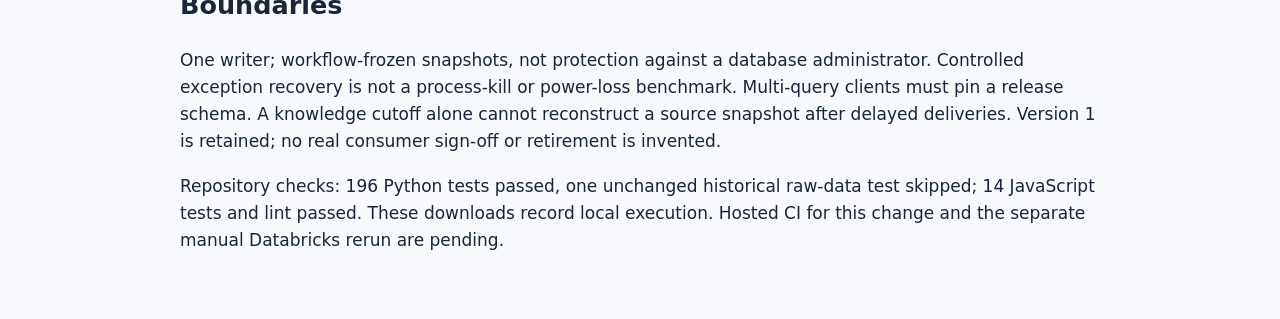
<file: docs/schema-migration/2026-11-14/index.html>
<!doctype html>
<html lang="en"><head><meta charset="utf-8"><meta name="viewport" content="width=device-width, initial-scale=1">
<title>Finance Mart — safe invoice schema migration</title>
<style>body{font:17px/1.6 system-ui,sans-serif;background:#f7f9fc;color:#182638;margin:0}main{max-width:920px;margin:auto;padding:48px 24px}a{color:#155b9c}h1{line-height:1.2;font-size:2.2rem}h2{margin-top:2em}table{border-collapse:collapse;width:100%;background:white}td,th{border:1px solid #d8e0eb;padding:12px;text-align:left}code{font-size:.9em}aside{border-left:4px solid #155b9c;padding:10px 20px;background:#eaf2fa}.table{overflow:auto}li{margin-bottom:8px}</style></head>
<body><main><p><a href="../../">Finance Mart</a> / Engineering evidence · 14 November 2026</p>
<h1>Change the invoice schema.<br>Preserve the original close.</h1>
<p>The signed invoice balance can hide unpaid exposure by netting credits. An opt-in dbt v2 contract separates gross unpaid amounts and credits while keeping every v1 column and value available.</p>
<aside><strong>Observed scope:</strong> synthetic fixtures executed locally on DuckDB 2.0.0 and a separate PostgreSQL 17.11 database. No cloud deployment, new Databricks result, stakeholder adoption or production savings is claimed.</aside>
<h2>What changed</h2><p>Native dbt versions keep v1 as the default. Five validated physical snapshots feed stable consumer views, promoted together with the active-release pointer in one transaction. A multi-query reader pins an immutable release schema; it does not assume repeatable read freezes mutable view definitions.</p>
<div class="table"><table><thead><tr><th>Case</th><th>Gross unpaid</th><th>Credit</th><th>Net position</th></tr></thead><tbody>
<tr><td>Original close: two invoices, two payments, one refund</td><td>£40</td><td>£15</td><td>£25</td></tr>
<tr><td>Delayed £15 payment and refund corrected to £10</td><td>£25</td><td>£10</td><td>£15</td></tr>
</tbody></table></div>
<h2>Verified behavior</h2><ul>
<li>Each adapter passed <strong>14 migration checks and four dbt builds</strong>; all 51 nodes passed in each build.</li>
<li>Complete incremental and full-refresh rows match an independent Python oracle and match between adapters.</li>
<li>A corrupted candidate and an interruption after the second view replacement preserve all previous stable views and the active pointer.</li>
<li>A second connection promotes after a reader pins its release. The reader still returns its original complete output.</li>
<li>Rollback restores canonical output bytes. A fresh warehouse rebuild from the frozen source reproduces the original close.</li>
<li>The existing nine-build, 39-check dbt regression also passes on both adapters; it is retained coverage, not a new capability.</li>
</ul>
<h2>Inspect the evidence</h2><ul>
<li><a href="duckdb-local.json">DuckDB migration execution</a> · <a href="postgres-local.json">PostgreSQL migration execution</a></li>
<li><a href="regression-duckdb-local.json">DuckDB regression</a> · <a href="regression-postgres-local.json">PostgreSQL regression</a></li>
<li><a href="baseline-source.json">Baseline synthetic source</a> · <a href="changed-source.json">Correction/backfill source</a></li>
<li><a href="manifest.json">Runtime versions, checksums and validation manifest</a></li>
<li><a href="https://github.com/VasilenData/ecommerce-finance-mart/blob/main/docs/SCHEMA_MIGRATION.md">Migration plan, consumer contract and limitations</a></li>
<li><a href="https://github.com/VasilenData/ecommerce-finance-mart/blob/main/mart/schema_migration.py">Inspect the publisher and exercise</a></li>
</ul><h2>Boundaries</h2><p>One writer; workflow-frozen snapshots, not protection against a database administrator. Controlled exception recovery is not a process-kill or power-loss benchmark. Multi-query clients must pin a release schema. A knowledge cutoff alone cannot reconstruct a source snapshot after delayed deliveries. Version 1 is retained; no real consumer sign-off or retirement is invented.</p>
<p>Repository checks: 196 Python tests passed, one unchanged historical raw-data test skipped; 14 JavaScript tests and lint passed. These downloads record local execution. Hosted CI for this change and the separate manual Databricks rerun are pending.</p>
</main></body></html>
</file>
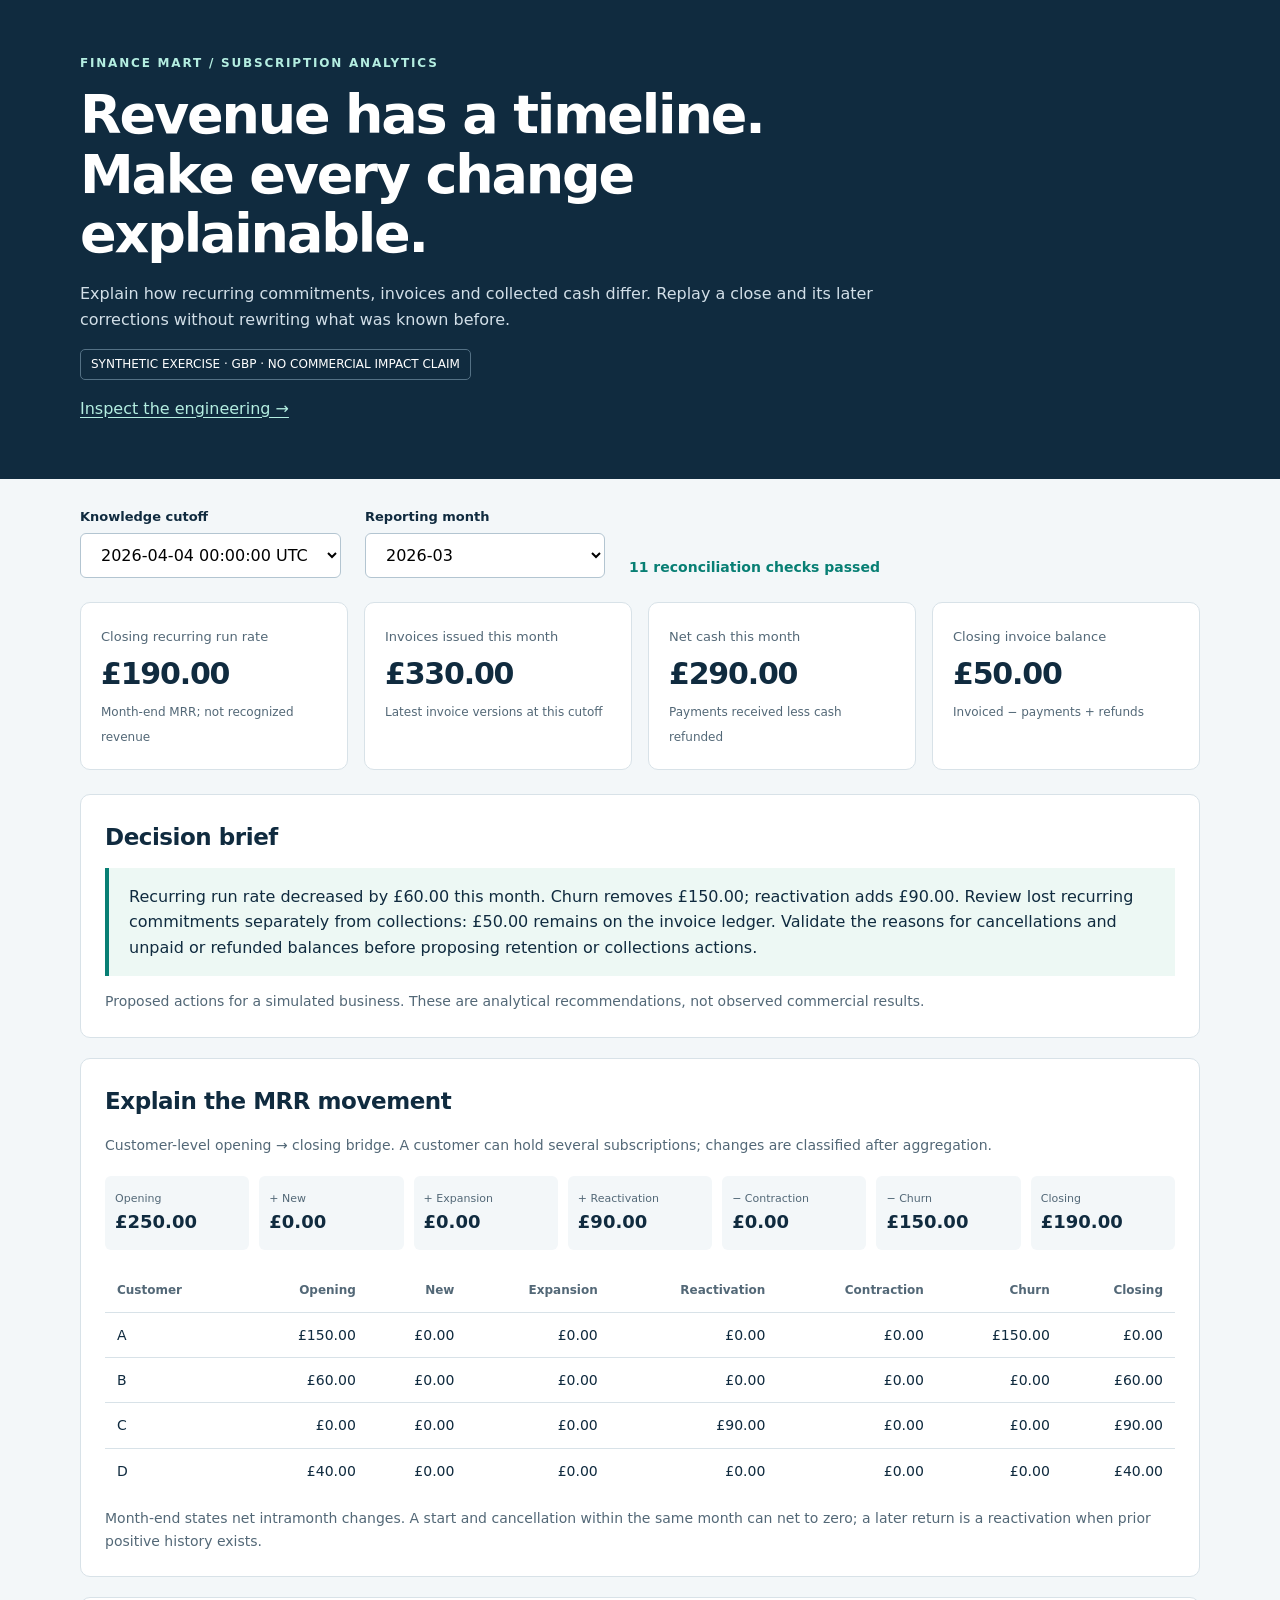
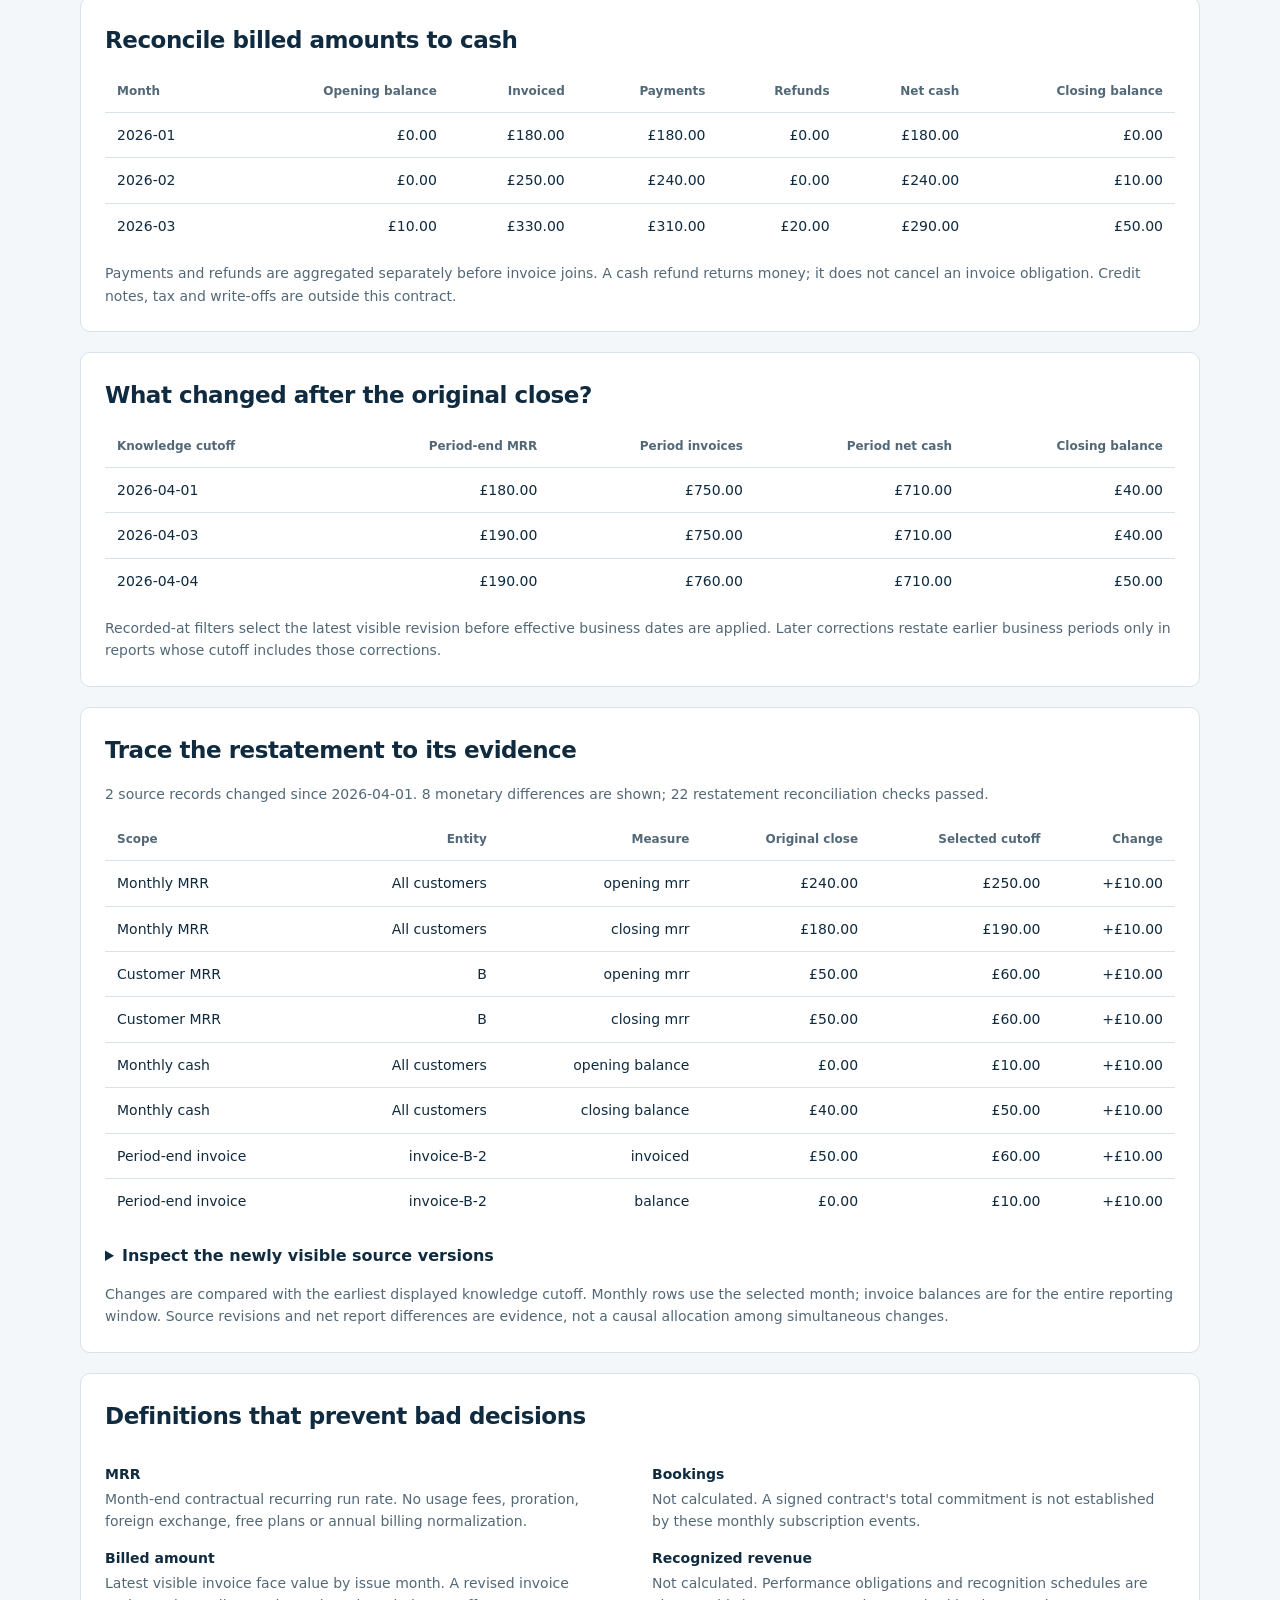
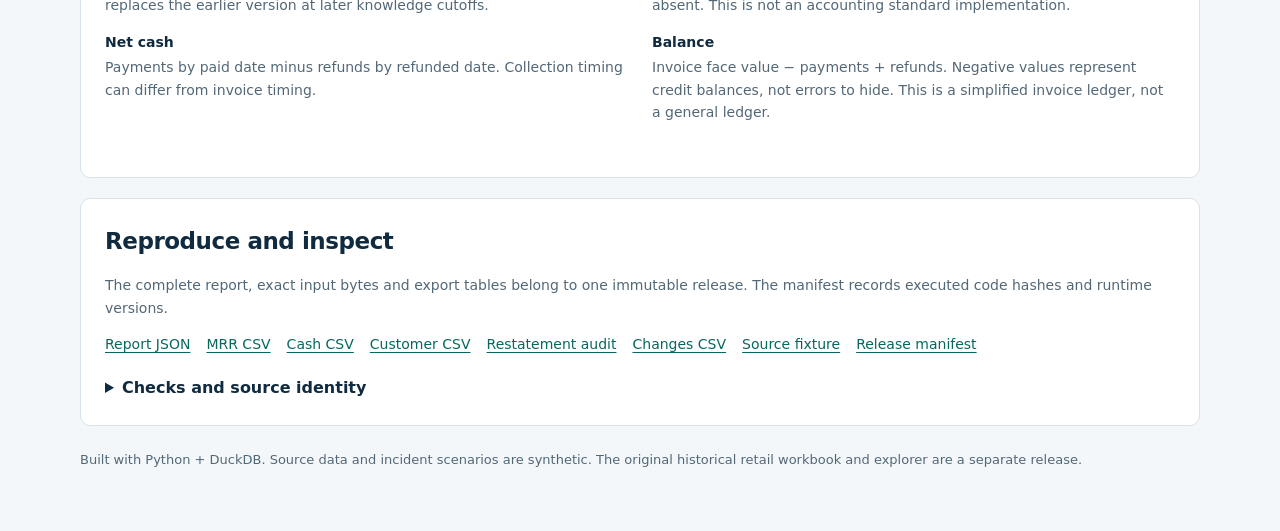
<file: docs/subscriptions/2026-11-12-restatement/index.html>
<!doctype html>
<html lang="en"><head><meta charset="utf-8"><meta name="viewport" content="width=device-width, initial-scale=1">
<title>Subscription revenue | Finance Mart</title>
<style>
:root{color-scheme:light;--ink:#102b3f;--muted:#536877;--line:#d8e2e8;--accent:#087f74;--paper:#f3f7f9;--red:#b54145}
*{box-sizing:border-box}body{margin:0;background:var(--paper);color:var(--ink);font:16px/1.6 system-ui,sans-serif}
a{color:#08675f;text-underline-offset:3px}header{background:var(--ink);color:white;padding:54px max(24px,calc((100vw - 1120px)/2)) 42px}
header a{color:#b4eee1}.eyebrow{font-size:12px;letter-spacing:.15em;text-transform:uppercase;color:#b4eee1;font-weight:700}
h1{font-size:clamp(32px,5vw,54px);letter-spacing:-.04em;line-height:1.1;margin:12px 0 18px;max-width:850px}
header p{max-width:800px;color:#d2dfe8}.scope{display:inline-block;padding:5px 10px;border:1px solid #547185;border-radius:5px;font-size:12px}
main{max-width:1168px;margin:auto;padding:28px 24px 60px}.toolbar{display:flex;gap:24px;align-items:end;flex-wrap:wrap}
label{display:block;font-size:13px;font-weight:700}select{font:inherit;padding:11px 16px;margin-top:5px;border:1px solid #b3c5d1;background:white;border-radius:6px;min-width:240px}
.cards{display:grid;grid-template-columns:repeat(4,1fr);gap:16px;margin:24px 0}.card,section{background:white;border:1px solid var(--line);border-radius:10px}
.card{padding:20px}.card span{color:var(--muted);font-size:13px}.card strong{display:block;font-size:30px;letter-spacing:-.04em;line-height:1.3;margin:5px 0}
.card small{font-size:12px;color:var(--muted)}section{padding:24px;margin-top:20px}h2{font-size:23px;letter-spacing:-.02em;margin:0 0 12px}h3{font-size:16px}
.muted,.note{color:var(--muted);font-size:14px}.note{margin-bottom:0}.decision{border-left:4px solid var(--accent);background:#edf8f4;padding:16px 20px}
.table-wrap{overflow:auto}table{border-collapse:collapse;width:100%;font-size:14px}th,td{padding:11px 12px;border-bottom:1px solid var(--line);text-align:right;white-space:nowrap}
th{font-size:12px;color:var(--muted);font-weight:700}th:first-child,td:first-child{text-align:left}tbody tr:last-child td{border-bottom:0}
.positive{color:var(--accent)}.negative{color:var(--red)}.steps{display:grid;grid-template-columns:repeat(7,1fr);gap:10px;margin:20px 0}.step{padding:14px 10px;background:var(--paper);border-radius:6px;min-width:0}
.step span{display:block;font-size:11px;color:var(--muted)}.step strong{font-size:18px}.downloads{display:flex;gap:16px;flex-wrap:wrap;font-size:14px}
.columns{display:grid;grid-template-columns:1fr 1fr;gap:24px}dt{font-weight:700;font-size:14px}dd{margin:3px 0 14px;color:var(--muted);font-size:14px}
details{margin-top:20px}summary{cursor:pointer;font-weight:600}code{overflow-wrap:anywhere;font-size:12px}.status{color:var(--accent);font-weight:700}footer{color:var(--muted);font-size:13px;margin-top:24px}
@media(max-width:820px){.cards{grid-template-columns:repeat(2,1fr)}.steps{grid-template-columns:repeat(4,1fr)}.columns{grid-template-columns:1fr}}
@media(max-width:450px){header{padding-top:35px}.cards{gap:8px}.card{padding:14px}.card strong{font-size:25px}section{padding:16px}.steps{grid-template-columns:repeat(2,1fr)}select{max-width:100%}}
</style></head><body>
<header><div class="eyebrow">Finance Mart / Subscription analytics</div><h1>Revenue has a timeline.<br>Make every change explainable.</h1>
<p>Explain how recurring commitments, invoices and collected cash differ. Replay a close and its later corrections without rewriting what was known before.</p>
<span class="scope">SYNTHETIC EXERCISE · GBP · NO COMMERCIAL IMPACT CLAIM</span>
<p><a href="https://github.com/VasilenData/ecommerce-finance-mart/blob/main/docs/SUBSCRIPTIONS.md">Inspect the engineering →</a></p></header>
<main><div class="toolbar"><div><label for="scenario">Knowledge cutoff</label><select id="scenario"></select></div>
<div><label for="month">Reporting month</label><select id="month"></select></div><div class="muted" id="checks" aria-live="polite"></div></div>
<div class="cards" aria-live="polite"><div class="card"><span>Closing recurring run rate</span><strong id="mrr"></strong><small>Month-end MRR; not recognized revenue</small></div>
<div class="card"><span>Invoices issued this month</span><strong id="billed"></strong><small>Latest invoice versions at this cutoff</small></div>
<div class="card"><span>Net cash this month</span><strong id="cash"></strong><small>Payments received less cash refunded</small></div>
<div class="card"><span>Closing invoice balance</span><strong id="balance"></strong><small>Invoiced − payments + refunds</small></div></div>
<section><h2>Decision brief</h2><div class="decision" id="decision"></div><p class="note">Proposed actions for a simulated business. These are analytical recommendations, not observed commercial results.</p></section>
<section><h2>Explain the MRR movement</h2><p class="muted">Customer-level opening → closing bridge. A customer can hold several subscriptions; changes are classified after aggregation.</p>
<div class="steps" id="bridge"></div><div class="table-wrap"><table><thead><tr><th>Customer</th><th>Opening</th><th>New</th><th>Expansion</th><th>Reactivation</th><th>Contraction</th><th>Churn</th><th>Closing</th></tr></thead><tbody id="customers"></tbody></table></div>
<p class="note">Month-end states net intramonth changes. A start and cancellation within the same month can net to zero; a later return is a reactivation when prior positive history exists.</p></section>
<section><h2>Reconcile billed amounts to cash</h2><div class="table-wrap"><table><thead><tr><th>Month</th><th>Opening balance</th><th>Invoiced</th><th>Payments</th><th>Refunds</th><th>Net cash</th><th>Closing balance</th></tr></thead><tbody id="cash-table"></tbody></table></div>
<p class="note">Payments and refunds are aggregated separately before invoice joins. A cash refund returns money; it does not cancel an invoice obligation. Credit notes, tax and write-offs are outside this contract.</p></section>
<section><h2>What changed after the original close?</h2><div class="table-wrap"><table><thead><tr><th>Knowledge cutoff</th><th>Period-end MRR</th><th>Period invoices</th><th>Period net cash</th><th>Closing balance</th></tr></thead><tbody id="comparisons"></tbody></table></div>
<p class="note">Recorded-at filters select the latest visible revision before effective business dates are applied. Later corrections restate earlier business periods only in reports whose cutoff includes those corrections.</p></section>
<section><h2>Trace the restatement to its evidence</h2><p class="muted" id="audit-summary" aria-live="polite"></p>
<div class="table-wrap"><table><thead><tr><th>Scope</th><th>Entity</th><th>Measure</th><th>Original close</th><th>Selected cutoff</th><th>Change</th></tr></thead><tbody id="audit-deltas"></tbody></table></div>
<details><summary>Inspect the newly visible source versions</summary><ul id="audit-sources"></ul></details>
<p class="note">Changes are compared with the earliest displayed knowledge cutoff. Monthly rows use the selected month; invoice balances are for the entire reporting window. Source revisions and net report differences are evidence, not a causal allocation among simultaneous changes.</p></section>
<section><h2>Definitions that prevent bad decisions</h2><div class="columns"><dl><dt>MRR</dt><dd>Month-end contractual recurring run rate. No usage fees, proration, foreign exchange, free plans or annual billing normalization.</dd>
<dt>Billed amount</dt><dd>Latest visible invoice face value by issue month. A revised invoice replaces the earlier version at later knowledge cutoffs.</dd>
<dt>Net cash</dt><dd>Payments by paid date minus refunds by refunded date. Collection timing can differ from invoice timing.</dd></dl>
<dl><dt>Bookings</dt><dd>Not calculated. A signed contract's total commitment is not established by these monthly subscription events.</dd>
<dt>Recognized revenue</dt><dd>Not calculated. Performance obligations and recognition schedules are absent. This is not an accounting standard implementation.</dd>
<dt>Balance</dt><dd>Invoice face value − payments + refunds. Negative values represent credit balances, not errors to hide. This is a simplified invoice ledger, not a general ledger.</dd></dl></div></section>
<section><h2>Reproduce and inspect</h2><p class="muted">The complete report, exact input bytes and export tables belong to one immutable release. The manifest records executed code hashes and runtime versions.</p>
<div class="downloads"><a href="report.json" download>Report JSON</a><a href="monthly_mrr_bridge.csv" download>MRR CSV</a><a href="monthly_cash_bridge.csv" download>Cash CSV</a><a href="customer_mrr_bridge.csv" download>Customer CSV</a><a href="restatements.json" download>Restatement audit</a><a href="restatement_deltas.csv" download>Changes CSV</a><a href="source.json" download>Source fixture</a><a href="manifest.json" download>Release manifest</a></div>
<details><summary>Checks and source identity</summary><p id="source-hash"></p><ul id="check-list"></ul></details></section>
<footer>Built with Python + DuckDB. Source data and incident scenarios are synthetic. The original historical retail workbook and explorer are a separate release.</footer>
</main><script id="report-data" type="application/json">{"schema_version": 1, "scope": "Synthetic subscription analytics exercise; not commercial operating evidence.", "source_sha256": "98b5e1f2c5ce74fa6473bb161b182d227b58198b43485e6e3b4cfc60468876a0", "reports": [{"knowledge_cutoff": "2026-04-01T00:00:00+00:00", "period_start": "2026-01-01", "period_end": "2026-04-01", "currency": "GBP", "unit": "integer pence", "scope": "synthetic", "selected_source_records": {"subscription_changes": 11, "invoices": 9, "payments": 10, "refunds": 1}, "monthly_mrr_bridge": [{"month": "2026-01-01", "opening_mrr_cents": 0, "new_mrr_cents": 18000, "expansion_mrr_cents": 0, "reactivation_mrr_cents": 0, "contraction_mrr_cents": 0, "churn_mrr_cents": 0, "closing_mrr_cents": 18000}, {"month": "2026-02-01", "opening_mrr_cents": 18000, "new_mrr_cents": 4000, "expansion_mrr_cents": 5000, "reactivation_mrr_cents": 0, "contraction_mrr_cents": 3000, "churn_mrr_cents": 0, "closing_mrr_cents": 24000}, {"month": "2026-03-01", "opening_mrr_cents": 24000, "new_mrr_cents": 0, "expansion_mrr_cents": 0, "reactivation_mrr_cents": 9000, "contraction_mrr_cents": 0, "churn_mrr_cents": 15000, "closing_mrr_cents": 18000}], "customer_mrr_bridge": [{"month": "2026-01-01", "customer_id": "A", "opening_mrr_cents": 0, "closing_mrr_cents": 10000, "previously_paying": false, "new_mrr_cents": 10000, "reactivation_mrr_cents": 0, "expansion_mrr_cents": 0, "contraction_mrr_cents": 0, "churn_mrr_cents": 0}, {"month": "2026-01-01", "customer_id": "B", "opening_mrr_cents": 0, "closing_mrr_cents": 8000, "previously_paying": false, "new_mrr_cents": 8000, "reactivation_mrr_cents": 0, "expansion_mrr_cents": 0, "contraction_mrr_cents": 0, "churn_mrr_cents": 0}, {"month": "2026-01-01", "customer_id": "C", "opening_mrr_cents": 0, "closing_mrr_cents": 0, "previously_paying": false, "new_mrr_cents": 0, "reactivation_mrr_cents": 0, "expansion_mrr_cents": 0, "contraction_mrr_cents": 0, "churn_mrr_cents": 0}, {"month": "2026-01-01", "customer_id": "D", "opening_mrr_cents": 0, "closing_mrr_cents": 0, "previously_paying": false, "new_mrr_cents": 0, "reactivation_mrr_cents": 0, "expansion_mrr_cents": 0, "contraction_mrr_cents": 0, "churn_mrr_cents": 0}, {"month": "2026-02-01", "customer_id": "A", "opening_mrr_cents": 10000, "closing_mrr_cents": 15000, "previously_paying": true, "new_mrr_cents": 0, "reactivation_mrr_cents": 0, "expansion_mrr_cents": 5000, "contraction_mrr_cents": 0, "churn_mrr_cents": 0}, {"month": "2026-02-01", "customer_id": "B", "opening_mrr_cents": 8000, "closing_mrr_cents": 5000, "previously_paying": true, "new_mrr_cents": 0, "reactivation_mrr_cents": 0, "expansion_mrr_cents": 0, "contraction_mrr_cents": 3000, "churn_mrr_cents": 0}, {"month": "2026-02-01", "customer_id": "C", "opening_mrr_cents": 0, "closing_mrr_cents": 0, "previously_paying": false, "new_mrr_cents": 0, "reactivation_mrr_cents": 0, "expansion_mrr_cents": 0, "contraction_mrr_cents": 0, "churn_mrr_cents": 0}, {"month": "2026-02-01", "customer_id": "D", "opening_mrr_cents": 0, "closing_mrr_cents": 4000, "previously_paying": false, "new_mrr_cents": 4000, "reactivation_mrr_cents": 0, "expansion_mrr_cents": 0, "contraction_mrr_cents": 0, "churn_mrr_cents": 0}, {"month": "2026-03-01", "customer_id": "A", "opening_mrr_cents": 15000, "closing_mrr_cents": 0, "previously_paying": true, "new_mrr_cents": 0, "reactivation_mrr_cents": 0, "expansion_mrr_cents": 0, "contraction_mrr_cents": 0, "churn_mrr_cents": 15000}, {"month": "2026-03-01", "customer_id": "B", "opening_mrr_cents": 5000, "closing_mrr_cents": 5000, "previously_paying": true, "new_mrr_cents": 0, "reactivation_mrr_cents": 0, "expansion_mrr_cents": 0, "contraction_mrr_cents": 0, "churn_mrr_cents": 0}, {"month": "2026-03-01", "customer_id": "C", "opening_mrr_cents": 0, "closing_mrr_cents": 9000, "previously_paying": true, "new_mrr_cents": 0, "reactivation_mrr_cents": 9000, "expansion_mrr_cents": 0, "contraction_mrr_cents": 0, "churn_mrr_cents": 0}, {"month": "2026-03-01", "customer_id": "D", "opening_mrr_cents": 4000, "closing_mrr_cents": 4000, "previously_paying": true, "new_mrr_cents": 0, "reactivation_mrr_cents": 0, "expansion_mrr_cents": 0, "contraction_mrr_cents": 0, "churn_mrr_cents": 0}], "monthly_cash_bridge": [{"month": "2026-01-01", "opening_balance_cents": 0, "invoiced_cents": 18000, "paid_cents": 18000, "refunded_cents": 0, "net_cash_cents": 18000, "closing_balance_cents": 0}, {"month": "2026-02-01", "opening_balance_cents": 0, "invoiced_cents": 24000, "paid_cents": 24000, "refunded_cents": 0, "net_cash_cents": 24000, "closing_balance_cents": 0}, {"month": "2026-03-01", "opening_balance_cents": 0, "invoiced_cents": 33000, "paid_cents": 31000, "refunded_cents": 2000, "net_cash_cents": 29000, "closing_balance_cents": 4000}], "invoice_balances": [{"invoice_id": "invoice-A-1", "customer_id": "A", "invoiced_cents": 10000, "paid_cents": 10000, "refunded_cents": 0, "balance_cents": 0}, {"invoice_id": "invoice-A-2", "customer_id": "A", "invoiced_cents": 15000, "paid_cents": 15000, "refunded_cents": 0, "balance_cents": 0}, {"invoice_id": "invoice-A-3", "customer_id": "A", "invoiced_cents": 15000, "paid_cents": 15000, "refunded_cents": 2000, "balance_cents": 2000}, {"invoice_id": "invoice-B-1", "customer_id": "B", "invoiced_cents": 8000, "paid_cents": 8000, "refunded_cents": 0, "balance_cents": 0}, {"invoice_id": "invoice-B-2", "customer_id": "B", "invoiced_cents": 5000, "paid_cents": 5000, "refunded_cents": 0, "balance_cents": 0}, {"invoice_id": "invoice-B-3", "customer_id": "B", "invoiced_cents": 5000, "paid_cents": 5000, "refunded_cents": 0, "balance_cents": 0}, {"invoice_id": "invoice-C-3", "customer_id": "C", "invoiced_cents": 9000, "paid_cents": 9000, "refunded_cents": 0, "balance_cents": 0}, {"invoice_id": "invoice-D-2", "customer_id": "D", "invoiced_cents": 4000, "paid_cents": 4000, "refunded_cents": 0, "balance_cents": 0}, {"invoice_id": "invoice-D-3", "customer_id": "D", "invoiced_cents": 4000, "paid_cents": 2000, "refunded_cents": 0, "balance_cents": 2000}], "subscription_intervals": [{"record_id": "a-start", "revision": 1, "recorded_at": "2026-01-01 12:00:00+00", "subscription_id": "sub-a", "customer_id": "A", "effective_date": "2026-01-01", "status": "active", "monthly_amount_cents": 10000, "valid_to": "2026-02-10"}, {"record_id": "a-expand", "revision": 1, "recorded_at": "2026-02-10 12:00:00+00", "subscription_id": "sub-a", "customer_id": "A", "effective_date": "2026-02-10", "status": "active", "monthly_amount_cents": 15000, "valid_to": "2026-03-15"}, {"record_id": "a-end", "revision": 1, "recorded_at": "2026-03-15 12:00:00+00", "subscription_id": "sub-a", "customer_id": "A", "effective_date": "2026-03-15", "status": "cancelled", "monthly_amount_cents": 0, "valid_to": null}, {"record_id": "a-extra", "revision": 1, "recorded_at": "2026-01-01 12:00:00+00", "subscription_id": "sub-a2", "customer_id": "A", "effective_date": "2026-01-01", "status": "active", "monthly_amount_cents": 2000, "valid_to": "2026-01-20"}, {"record_id": "a-extra-end", "revision": 1, "recorded_at": "2026-01-20 12:00:00+00", "subscription_id": "sub-a2", "customer_id": "A", "effective_date": "2026-01-20", "status": "cancelled", "monthly_amount_cents": 0, "valid_to": null}, {"record_id": "b-start", "revision": 1, "recorded_at": "2026-01-01 12:00:00+00", "subscription_id": "sub-b", "customer_id": "B", "effective_date": "2026-01-01", "status": "active", "monthly_amount_cents": 8000, "valid_to": "2026-02-05"}, {"record_id": "b-contract", "revision": 1, "recorded_at": "2026-02-05 12:00:00+00", "subscription_id": "sub-b", "customer_id": "B", "effective_date": "2026-02-05", "status": "active", "monthly_amount_cents": 5000, "valid_to": null}, {"record_id": "c-start", "revision": 1, "recorded_at": "2026-02-01 12:00:00+00", "subscription_id": "sub-c", "customer_id": "C", "effective_date": "2026-02-01", "status": "active", "monthly_amount_cents": 7000, "valid_to": "2026-02-20"}, {"record_id": "c-end", "revision": 1, "recorded_at": "2026-02-20 12:00:00+00", "subscription_id": "sub-c", "customer_id": "C", "effective_date": "2026-02-20", "status": "cancelled", "monthly_amount_cents": 0, "valid_to": "2026-03-02"}, {"record_id": "c-return", "revision": 1, "recorded_at": "2026-03-02 12:00:00+00", "subscription_id": "sub-c", "customer_id": "C", "effective_date": "2026-03-02", "status": "active", "monthly_amount_cents": 9000, "valid_to": null}, {"record_id": "d-start", "revision": 1, "recorded_at": "2026-02-01 12:00:00+00", "subscription_id": "sub-d", "customer_id": "D", "effective_date": "2026-02-01", "status": "active", "monthly_amount_cents": 4000, "valid_to": null}], "checks": [{"check": "monthly_mrr_bridge: bridge identity violations", "passed": true, "actual": 0, "expected": 0}, {"check": "monthly_mrr_bridge: unique grain", "passed": true, "actual": 3, "expected": 3}, {"check": "customer_mrr_bridge: bridge identity violations", "passed": true, "actual": 0, "expected": 0}, {"check": "customer_mrr_bridge: unique grain", "passed": true, "actual": 12, "expected": 12}, {"check": "monthly_cash_bridge: balance identity violations", "passed": true, "actual": 0, "expected": 0}, {"check": "invoices: monthly totals versus selected source", "passed": true, "actual": 75000, "expected": 75000}, {"check": "payments: monthly totals versus selected source", "passed": true, "actual": 73000, "expected": 73000}, {"check": "refunds: monthly totals versus selected source", "passed": true, "actual": 2000, "expected": 2000}, {"check": "invoice balances versus closing cash bridge", "passed": true, "actual": 4000, "expected": 4000}, {"check": "invoice balances: unique grain", "passed": true, "actual": 9, "expected": 9}, {"check": "closing MRR versus latest source states", "passed": true, "actual": 18000, "expected": 18000}]}, {"knowledge_cutoff": "2026-04-03T00:00:00+00:00", "period_start": "2026-01-01", "period_end": "2026-04-01", "currency": "GBP", "unit": "integer pence", "scope": "synthetic", "selected_source_records": {"subscription_changes": 11, "invoices": 9, "payments": 10, "refunds": 1}, "monthly_mrr_bridge": [{"month": "2026-01-01", "opening_mrr_cents": 0, "new_mrr_cents": 18000, "expansion_mrr_cents": 0, "reactivation_mrr_cents": 0, "contraction_mrr_cents": 0, "churn_mrr_cents": 0, "closing_mrr_cents": 18000}, {"month": "2026-02-01", "opening_mrr_cents": 18000, "new_mrr_cents": 4000, "expansion_mrr_cents": 5000, "reactivation_mrr_cents": 0, "contraction_mrr_cents": 2000, "churn_mrr_cents": 0, "closing_mrr_cents": 25000}, {"month": "2026-03-01", "opening_mrr_cents": 25000, "new_mrr_cents": 0, "expansion_mrr_cents": 0, "reactivation_mrr_cents": 9000, "contraction_mrr_cents": 0, "churn_mrr_cents": 15000, "closing_mrr_cents": 19000}], "customer_mrr_bridge": [{"month": "2026-01-01", "customer_id": "A", "opening_mrr_cents": 0, "closing_mrr_cents": 10000, "previously_paying": false, "new_mrr_cents": 10000, "reactivation_mrr_cents": 0, "expansion_mrr_cents": 0, "contraction_mrr_cents": 0, "churn_mrr_cents": 0}, {"month": "2026-01-01", "customer_id": "B", "opening_mrr_cents": 0, "closing_mrr_cents": 8000, "previously_paying": false, "new_mrr_cents": 8000, "reactivation_mrr_cents": 0, "expansion_mrr_cents": 0, "contraction_mrr_cents": 0, "churn_mrr_cents": 0}, {"month": "2026-01-01", "customer_id": "C", "opening_mrr_cents": 0, "closing_mrr_cents": 0, "previously_paying": false, "new_mrr_cents": 0, "reactivation_mrr_cents": 0, "expansion_mrr_cents": 0, "contraction_mrr_cents": 0, "churn_mrr_cents": 0}, {"month": "2026-01-01", "customer_id": "D", "opening_mrr_cents": 0, "closing_mrr_cents": 0, "previously_paying": false, "new_mrr_cents": 0, "reactivation_mrr_cents": 0, "expansion_mrr_cents": 0, "contraction_mrr_cents": 0, "churn_mrr_cents": 0}, {"month": "2026-02-01", "customer_id": "A", "opening_mrr_cents": 10000, "closing_mrr_cents": 15000, "previously_paying": true, "new_mrr_cents": 0, "reactivation_mrr_cents": 0, "expansion_mrr_cents": 5000, "contraction_mrr_cents": 0, "churn_mrr_cents": 0}, {"month": "2026-02-01", "customer_id": "B", "opening_mrr_cents": 8000, "closing_mrr_cents": 6000, "previously_paying": true, "new_mrr_cents": 0, "reactivation_mrr_cents": 0, "expansion_mrr_cents": 0, "contraction_mrr_cents": 2000, "churn_mrr_cents": 0}, {"month": "2026-02-01", "customer_id": "C", "opening_mrr_cents": 0, "closing_mrr_cents": 0, "previously_paying": false, "new_mrr_cents": 0, "reactivation_mrr_cents": 0, "expansion_mrr_cents": 0, "contraction_mrr_cents": 0, "churn_mrr_cents": 0}, {"month": "2026-02-01", "customer_id": "D", "opening_mrr_cents": 0, "closing_mrr_cents": 4000, "previously_paying": false, "new_mrr_cents": 4000, "reactivation_mrr_cents": 0, "expansion_mrr_cents": 0, "contraction_mrr_cents": 0, "churn_mrr_cents": 0}, {"month": "2026-03-01", "customer_id": "A", "opening_mrr_cents": 15000, "closing_mrr_cents": 0, "previously_paying": true, "new_mrr_cents": 0, "reactivation_mrr_cents": 0, "expansion_mrr_cents": 0, "contraction_mrr_cents": 0, "churn_mrr_cents": 15000}, {"month": "2026-03-01", "customer_id": "B", "opening_mrr_cents": 6000, "closing_mrr_cents": 6000, "previously_paying": true, "new_mrr_cents": 0, "reactivation_mrr_cents": 0, "expansion_mrr_cents": 0, "contraction_mrr_cents": 0, "churn_mrr_cents": 0}, {"month": "2026-03-01", "customer_id": "C", "opening_mrr_cents": 0, "closing_mrr_cents": 9000, "previously_paying": true, "new_mrr_cents": 0, "reactivation_mrr_cents": 9000, "expansion_mrr_cents": 0, "contraction_mrr_cents": 0, "churn_mrr_cents": 0}, {"month": "2026-03-01", "customer_id": "D", "opening_mrr_cents": 4000, "closing_mrr_cents": 4000, "previously_paying": true, "new_mrr_cents": 0, "reactivation_mrr_cents": 0, "expansion_mrr_cents": 0, "contraction_mrr_cents": 0, "churn_mrr_cents": 0}], "monthly_cash_bridge": [{"month": "2026-01-01", "opening_balance_cents": 0, "invoiced_cents": 18000, "paid_cents": 18000, "refunded_cents": 0, "net_cash_cents": 18000, "closing_balance_cents": 0}, {"month": "2026-02-01", "opening_balance_cents": 0, "invoiced_cents": 24000, "paid_cents": 24000, "refunded_cents": 0, "net_cash_cents": 24000, "closing_balance_cents": 0}, {"month": "2026-03-01", "opening_balance_cents": 0, "invoiced_cents": 33000, "paid_cents": 31000, "refunded_cents": 2000, "net_cash_cents": 29000, "closing_balance_cents": 4000}], "invoice_balances": [{"invoice_id": "invoice-A-1", "customer_id": "A", "invoiced_cents": 10000, "paid_cents": 10000, "refunded_cents": 0, "balance_cents": 0}, {"invoice_id": "invoice-A-2", "customer_id": "A", "invoiced_cents": 15000, "paid_cents": 15000, "refunded_cents": 0, "balance_cents": 0}, {"invoice_id": "invoice-A-3", "customer_id": "A", "invoiced_cents": 15000, "paid_cents": 15000, "refunded_cents": 2000, "balance_cents": 2000}, {"invoice_id": "invoice-B-1", "customer_id": "B", "invoiced_cents": 8000, "paid_cents": 8000, "refunded_cents": 0, "balance_cents": 0}, {"invoice_id": "invoice-B-2", "customer_id": "B", "invoiced_cents": 5000, "paid_cents": 5000, "refunded_cents": 0, "balance_cents": 0}, {"invoice_id": "invoice-B-3", "customer_id": "B", "invoiced_cents": 5000, "paid_cents": 5000, "refunded_cents": 0, "balance_cents": 0}, {"invoice_id": "invoice-C-3", "customer_id": "C", "invoiced_cents": 9000, "paid_cents": 9000, "refunded_cents": 0, "balance_cents": 0}, {"invoice_id": "invoice-D-2", "customer_id": "D", "invoiced_cents": 4000, "paid_cents": 4000, "refunded_cents": 0, "balance_cents": 0}, {"invoice_id": "invoice-D-3", "customer_id": "D", "invoiced_cents": 4000, "paid_cents": 2000, "refunded_cents": 0, "balance_cents": 2000}], "subscription_intervals": [{"record_id": "a-start", "revision": 1, "recorded_at": "2026-01-01 12:00:00+00", "subscription_id": "sub-a", "customer_id": "A", "effective_date": "2026-01-01", "status": "active", "monthly_amount_cents": 10000, "valid_to": "2026-02-10"}, {"record_id": "a-expand", "revision": 1, "recorded_at": "2026-02-10 12:00:00+00", "subscription_id": "sub-a", "customer_id": "A", "effective_date": "2026-02-10", "status": "active", "monthly_amount_cents": 15000, "valid_to": "2026-03-15"}, {"record_id": "a-end", "revision": 1, "recorded_at": "2026-03-15 12:00:00+00", "subscription_id": "sub-a", "customer_id": "A", "effective_date": "2026-03-15", "status": "cancelled", "monthly_amount_cents": 0, "valid_to": null}, {"record_id": "a-extra", "revision": 1, "recorded_at": "2026-01-01 12:00:00+00", "subscription_id": "sub-a2", "customer_id": "A", "effective_date": "2026-01-01", "status": "active", "monthly_amount_cents": 2000, "valid_to": "2026-01-20"}, {"record_id": "a-extra-end", "revision": 1, "recorded_at": "2026-01-20 12:00:00+00", "subscription_id": "sub-a2", "customer_id": "A", "effective_date": "2026-01-20", "status": "cancelled", "monthly_amount_cents": 0, "valid_to": null}, {"record_id": "b-start", "revision": 1, "recorded_at": "2026-01-01 12:00:00+00", "subscription_id": "sub-b", "customer_id": "B", "effective_date": "2026-01-01", "status": "active", "monthly_amount_cents": 8000, "valid_to": "2026-02-05"}, {"record_id": "b-contract", "revision": 2, "recorded_at": "2026-04-02 12:00:00+00", "subscription_id": "sub-b", "customer_id": "B", "effective_date": "2026-02-05", "status": "active", "monthly_amount_cents": 6000, "valid_to": null}, {"record_id": "c-start", "revision": 1, "recorded_at": "2026-02-01 12:00:00+00", "subscription_id": "sub-c", "customer_id": "C", "effective_date": "2026-02-01", "status": "active", "monthly_amount_cents": 7000, "valid_to": "2026-02-20"}, {"record_id": "c-end", "revision": 1, "recorded_at": "2026-02-20 12:00:00+00", "subscription_id": "sub-c", "customer_id": "C", "effective_date": "2026-02-20", "status": "cancelled", "monthly_amount_cents": 0, "valid_to": "2026-03-02"}, {"record_id": "c-return", "revision": 1, "recorded_at": "2026-03-02 12:00:00+00", "subscription_id": "sub-c", "customer_id": "C", "effective_date": "2026-03-02", "status": "active", "monthly_amount_cents": 9000, "valid_to": null}, {"record_id": "d-start", "revision": 1, "recorded_at": "2026-02-01 12:00:00+00", "subscription_id": "sub-d", "customer_id": "D", "effective_date": "2026-02-01", "status": "active", "monthly_amount_cents": 4000, "valid_to": null}], "checks": [{"check": "monthly_mrr_bridge: bridge identity violations", "passed": true, "actual": 0, "expected": 0}, {"check": "monthly_mrr_bridge: unique grain", "passed": true, "actual": 3, "expected": 3}, {"check": "customer_mrr_bridge: bridge identity violations", "passed": true, "actual": 0, "expected": 0}, {"check": "customer_mrr_bridge: unique grain", "passed": true, "actual": 12, "expected": 12}, {"check": "monthly_cash_bridge: balance identity violations", "passed": true, "actual": 0, "expected": 0}, {"check": "invoices: monthly totals versus selected source", "passed": true, "actual": 75000, "expected": 75000}, {"check": "payments: monthly totals versus selected source", "passed": true, "actual": 73000, "expected": 73000}, {"check": "refunds: monthly totals versus selected source", "passed": true, "actual": 2000, "expected": 2000}, {"check": "invoice balances versus closing cash bridge", "passed": true, "actual": 4000, "expected": 4000}, {"check": "invoice balances: unique grain", "passed": true, "actual": 9, "expected": 9}, {"check": "closing MRR versus latest source states", "passed": true, "actual": 19000, "expected": 19000}]}, {"knowledge_cutoff": "2026-04-04T00:00:00+00:00", "period_start": "2026-01-01", "period_end": "2026-04-01", "currency": "GBP", "unit": "integer pence", "scope": "synthetic", "selected_source_records": {"subscription_changes": 11, "invoices": 9, "payments": 10, "refunds": 1}, "monthly_mrr_bridge": [{"month": "2026-01-01", "opening_mrr_cents": 0, "new_mrr_cents": 18000, "expansion_mrr_cents": 0, "reactivation_mrr_cents": 0, "contraction_mrr_cents": 0, "churn_mrr_cents": 0, "closing_mrr_cents": 18000}, {"month": "2026-02-01", "opening_mrr_cents": 18000, "new_mrr_cents": 4000, "expansion_mrr_cents": 5000, "reactivation_mrr_cents": 0, "contraction_mrr_cents": 2000, "churn_mrr_cents": 0, "closing_mrr_cents": 25000}, {"month": "2026-03-01", "opening_mrr_cents": 25000, "new_mrr_cents": 0, "expansion_mrr_cents": 0, "reactivation_mrr_cents": 9000, "contraction_mrr_cents": 0, "churn_mrr_cents": 15000, "closing_mrr_cents": 19000}], "customer_mrr_bridge": [{"month": "2026-01-01", "customer_id": "A", "opening_mrr_cents": 0, "closing_mrr_cents": 10000, "previously_paying": false, "new_mrr_cents": 10000, "reactivation_mrr_cents": 0, "expansion_mrr_cents": 0, "contraction_mrr_cents": 0, "churn_mrr_cents": 0}, {"month": "2026-01-01", "customer_id": "B", "opening_mrr_cents": 0, "closing_mrr_cents": 8000, "previously_paying": false, "new_mrr_cents": 8000, "reactivation_mrr_cents": 0, "expansion_mrr_cents": 0, "contraction_mrr_cents": 0, "churn_mrr_cents": 0}, {"month": "2026-01-01", "customer_id": "C", "opening_mrr_cents": 0, "closing_mrr_cents": 0, "previously_paying": false, "new_mrr_cents": 0, "reactivation_mrr_cents": 0, "expansion_mrr_cents": 0, "contraction_mrr_cents": 0, "churn_mrr_cents": 0}, {"month": "2026-01-01", "customer_id": "D", "opening_mrr_cents": 0, "closing_mrr_cents": 0, "previously_paying": false, "new_mrr_cents": 0, "reactivation_mrr_cents": 0, "expansion_mrr_cents": 0, "contraction_mrr_cents": 0, "churn_mrr_cents": 0}, {"month": "2026-02-01", "customer_id": "A", "opening_mrr_cents": 10000, "closing_mrr_cents": 15000, "previously_paying": true, "new_mrr_cents": 0, "reactivation_mrr_cents": 0, "expansion_mrr_cents": 5000, "contraction_mrr_cents": 0, "churn_mrr_cents": 0}, {"month": "2026-02-01", "customer_id": "B", "opening_mrr_cents": 8000, "closing_mrr_cents": 6000, "previously_paying": true, "new_mrr_cents": 0, "reactivation_mrr_cents": 0, "expansion_mrr_cents": 0, "contraction_mrr_cents": 2000, "churn_mrr_cents": 0}, {"month": "2026-02-01", "customer_id": "C", "opening_mrr_cents": 0, "closing_mrr_cents": 0, "previously_paying": false, "new_mrr_cents": 0, "reactivation_mrr_cents": 0, "expansion_mrr_cents": 0, "contraction_mrr_cents": 0, "churn_mrr_cents": 0}, {"month": "2026-02-01", "customer_id": "D", "opening_mrr_cents": 0, "closing_mrr_cents": 4000, "previously_paying": false, "new_mrr_cents": 4000, "reactivation_mrr_cents": 0, "expansion_mrr_cents": 0, "contraction_mrr_cents": 0, "churn_mrr_cents": 0}, {"month": "2026-03-01", "customer_id": "A", "opening_mrr_cents": 15000, "closing_mrr_cents": 0, "previously_paying": true, "new_mrr_cents": 0, "reactivation_mrr_cents": 0, "expansion_mrr_cents": 0, "contraction_mrr_cents": 0, "churn_mrr_cents": 15000}, {"month": "2026-03-01", "customer_id": "B", "opening_mrr_cents": 6000, "closing_mrr_cents": 6000, "previously_paying": true, "new_mrr_cents": 0, "reactivation_mrr_cents": 0, "expansion_mrr_cents": 0, "contraction_mrr_cents": 0, "churn_mrr_cents": 0}, {"month": "2026-03-01", "customer_id": "C", "opening_mrr_cents": 0, "closing_mrr_cents": 9000, "previously_paying": true, "new_mrr_cents": 0, "reactivation_mrr_cents": 9000, "expansion_mrr_cents": 0, "contraction_mrr_cents": 0, "churn_mrr_cents": 0}, {"month": "2026-03-01", "customer_id": "D", "opening_mrr_cents": 4000, "closing_mrr_cents": 4000, "previously_paying": true, "new_mrr_cents": 0, "reactivation_mrr_cents": 0, "expansion_mrr_cents": 0, "contraction_mrr_cents": 0, "churn_mrr_cents": 0}], "monthly_cash_bridge": [{"month": "2026-01-01", "opening_balance_cents": 0, "invoiced_cents": 18000, "paid_cents": 18000, "refunded_cents": 0, "net_cash_cents": 18000, "closing_balance_cents": 0}, {"month": "2026-02-01", "opening_balance_cents": 0, "invoiced_cents": 25000, "paid_cents": 24000, "refunded_cents": 0, "net_cash_cents": 24000, "closing_balance_cents": 1000}, {"month": "2026-03-01", "opening_balance_cents": 1000, "invoiced_cents": 33000, "paid_cents": 31000, "refunded_cents": 2000, "net_cash_cents": 29000, "closing_balance_cents": 5000}], "invoice_balances": [{"invoice_id": "invoice-A-1", "customer_id": "A", "invoiced_cents": 10000, "paid_cents": 10000, "refunded_cents": 0, "balance_cents": 0}, {"invoice_id": "invoice-A-2", "customer_id": "A", "invoiced_cents": 15000, "paid_cents": 15000, "refunded_cents": 0, "balance_cents": 0}, {"invoice_id": "invoice-A-3", "customer_id": "A", "invoiced_cents": 15000, "paid_cents": 15000, "refunded_cents": 2000, "balance_cents": 2000}, {"invoice_id": "invoice-B-1", "customer_id": "B", "invoiced_cents": 8000, "paid_cents": 8000, "refunded_cents": 0, "balance_cents": 0}, {"invoice_id": "invoice-B-2", "customer_id": "B", "invoiced_cents": 6000, "paid_cents": 5000, "refunded_cents": 0, "balance_cents": 1000}, {"invoice_id": "invoice-B-3", "customer_id": "B", "invoiced_cents": 5000, "paid_cents": 5000, "refunded_cents": 0, "balance_cents": 0}, {"invoice_id": "invoice-C-3", "customer_id": "C", "invoiced_cents": 9000, "paid_cents": 9000, "refunded_cents": 0, "balance_cents": 0}, {"invoice_id": "invoice-D-2", "customer_id": "D", "invoiced_cents": 4000, "paid_cents": 4000, "refunded_cents": 0, "balance_cents": 0}, {"invoice_id": "invoice-D-3", "customer_id": "D", "invoiced_cents": 4000, "paid_cents": 2000, "refunded_cents": 0, "balance_cents": 2000}], "subscription_intervals": [{"record_id": "a-start", "revision": 1, "recorded_at": "2026-01-01 12:00:00+00", "subscription_id": "sub-a", "customer_id": "A", "effective_date": "2026-01-01", "status": "active", "monthly_amount_cents": 10000, "valid_to": "2026-02-10"}, {"record_id": "a-expand", "revision": 1, "recorded_at": "2026-02-10 12:00:00+00", "subscription_id": "sub-a", "customer_id": "A", "effective_date": "2026-02-10", "status": "active", "monthly_amount_cents": 15000, "valid_to": "2026-03-15"}, {"record_id": "a-end", "revision": 1, "recorded_at": "2026-03-15 12:00:00+00", "subscription_id": "sub-a", "customer_id": "A", "effective_date": "2026-03-15", "status": "cancelled", "monthly_amount_cents": 0, "valid_to": null}, {"record_id": "a-extra", "revision": 1, "recorded_at": "2026-01-01 12:00:00+00", "subscription_id": "sub-a2", "customer_id": "A", "effective_date": "2026-01-01", "status": "active", "monthly_amount_cents": 2000, "valid_to": "2026-01-20"}, {"record_id": "a-extra-end", "revision": 1, "recorded_at": "2026-01-20 12:00:00+00", "subscription_id": "sub-a2", "customer_id": "A", "effective_date": "2026-01-20", "status": "cancelled", "monthly_amount_cents": 0, "valid_to": null}, {"record_id": "b-start", "revision": 1, "recorded_at": "2026-01-01 12:00:00+00", "subscription_id": "sub-b", "customer_id": "B", "effective_date": "2026-01-01", "status": "active", "monthly_amount_cents": 8000, "valid_to": "2026-02-05"}, {"record_id": "b-contract", "revision": 2, "recorded_at": "2026-04-02 12:00:00+00", "subscription_id": "sub-b", "customer_id": "B", "effective_date": "2026-02-05", "status": "active", "monthly_amount_cents": 6000, "valid_to": null}, {"record_id": "c-start", "revision": 1, "recorded_at": "2026-02-01 12:00:00+00", "subscription_id": "sub-c", "customer_id": "C", "effective_date": "2026-02-01", "status": "active", "monthly_amount_cents": 7000, "valid_to": "2026-02-20"}, {"record_id": "c-end", "revision": 1, "recorded_at": "2026-02-20 12:00:00+00", "subscription_id": "sub-c", "customer_id": "C", "effective_date": "2026-02-20", "status": "cancelled", "monthly_amount_cents": 0, "valid_to": "2026-03-02"}, {"record_id": "c-return", "revision": 1, "recorded_at": "2026-03-02 12:00:00+00", "subscription_id": "sub-c", "customer_id": "C", "effective_date": "2026-03-02", "status": "active", "monthly_amount_cents": 9000, "valid_to": null}, {"record_id": "d-start", "revision": 1, "recorded_at": "2026-02-01 12:00:00+00", "subscription_id": "sub-d", "customer_id": "D", "effective_date": "2026-02-01", "status": "active", "monthly_amount_cents": 4000, "valid_to": null}], "checks": [{"check": "monthly_mrr_bridge: bridge identity violations", "passed": true, "actual": 0, "expected": 0}, {"check": "monthly_mrr_bridge: unique grain", "passed": true, "actual": 3, "expected": 3}, {"check": "customer_mrr_bridge: bridge identity violations", "passed": true, "actual": 0, "expected": 0}, {"check": "customer_mrr_bridge: unique grain", "passed": true, "actual": 12, "expected": 12}, {"check": "monthly_cash_bridge: balance identity violations", "passed": true, "actual": 0, "expected": 0}, {"check": "invoices: monthly totals versus selected source", "passed": true, "actual": 76000, "expected": 76000}, {"check": "payments: monthly totals versus selected source", "passed": true, "actual": 73000, "expected": 73000}, {"check": "refunds: monthly totals versus selected source", "passed": true, "actual": 2000, "expected": 2000}, {"check": "invoice balances versus closing cash bridge", "passed": true, "actual": 5000, "expected": 5000}, {"check": "invoice balances: unique grain", "passed": true, "actual": 9, "expected": 9}, {"check": "closing MRR versus latest source states", "passed": true, "actual": 19000, "expected": 19000}]}], "restatements": [{"baseline_cutoff": "2026-04-01T00:00:00+00:00", "candidate_cutoff": "2026-04-03T00:00:00+00:00", "period_start": "2026-01-01", "period_end": "2026-04-01", "currency": "GBP", "scope": "synthetic", "source_changes": [{"feed": "subscription_changes", "record_id": "b-contract", "change": "revision", "changed_fields": ["monthly_amount_cents", "recorded_at", "revision"], "before": {"record_id": "b-contract", "revision": 1, "recorded_at": "2026-02-05T12:00:00Z", "subscription_id": "sub-b", "customer_id": "B", "effective_date": "2026-02-05", "status": "active", "monthly_amount_cents": 5000}, "after": {"record_id": "b-contract", "revision": 2, "recorded_at": "2026-04-02T12:00:00Z", "subscription_id": "sub-b", "customer_id": "B", "effective_date": "2026-02-05", "status": "active", "monthly_amount_cents": 6000}}], "monetary_deltas": [{"table": "monthly_mrr_bridge", "month": "2026-02-01", "metric": "contraction_mrr_cents", "before_cents": 3000, "after_cents": 2000, "delta_cents": -1000, "before_present": true, "after_present": true}, {"table": "monthly_mrr_bridge", "month": "2026-02-01", "metric": "closing_mrr_cents", "before_cents": 24000, "after_cents": 25000, "delta_cents": 1000, "before_present": true, "after_present": true}, {"table": "monthly_mrr_bridge", "month": "2026-03-01", "metric": "opening_mrr_cents", "before_cents": 24000, "after_cents": 25000, "delta_cents": 1000, "before_present": true, "after_present": true}, {"table": "monthly_mrr_bridge", "month": "2026-03-01", "metric": "closing_mrr_cents", "before_cents": 18000, "after_cents": 19000, "delta_cents": 1000, "before_present": true, "after_present": true}, {"table": "customer_mrr_bridge", "month": "2026-02-01", "customer_id": "B", "metric": "closing_mrr_cents", "before_cents": 5000, "after_cents": 6000, "delta_cents": 1000, "before_present": true, "after_present": true}, {"table": "customer_mrr_bridge", "month": "2026-02-01", "customer_id": "B", "metric": "contraction_mrr_cents", "before_cents": 3000, "after_cents": 2000, "delta_cents": -1000, "before_present": true, "after_present": true}, {"table": "customer_mrr_bridge", "month": "2026-03-01", "customer_id": "B", "metric": "opening_mrr_cents", "before_cents": 5000, "after_cents": 6000, "delta_cents": 1000, "before_present": true, "after_present": true}, {"table": "customer_mrr_bridge", "month": "2026-03-01", "customer_id": "B", "metric": "closing_mrr_cents", "before_cents": 5000, "after_cents": 6000, "delta_cents": 1000, "before_present": true, "after_present": true}], "checks": [{"check": "2026-01-01: customer deltas reconcile to opening_mrr_cents", "actual": 0, "expected": 0, "passed": true}, {"check": "2026-01-01: customer deltas reconcile to new_mrr_cents", "actual": 0, "expected": 0, "passed": true}, {"check": "2026-01-01: customer deltas reconcile to expansion_mrr_cents", "actual": 0, "expected": 0, "passed": true}, {"check": "2026-01-01: customer deltas reconcile to reactivation_mrr_cents", "actual": 0, "expected": 0, "passed": true}, {"check": "2026-01-01: customer deltas reconcile to contraction_mrr_cents", "actual": 0, "expected": 0, "passed": true}, {"check": "2026-01-01: customer deltas reconcile to churn_mrr_cents", "actual": 0, "expected": 0, "passed": true}, {"check": "2026-01-01: customer deltas reconcile to closing_mrr_cents", "actual": 0, "expected": 0, "passed": true}, {"check": "2026-02-01: customer deltas reconcile to opening_mrr_cents", "actual": 0, "expected": 0, "passed": true}, {"check": "2026-02-01: customer deltas reconcile to new_mrr_cents", "actual": 0, "expected": 0, "passed": true}, {"check": "2026-02-01: customer deltas reconcile to expansion_mrr_cents", "actual": 0, "expected": 0, "passed": true}, {"check": "2026-02-01: customer deltas reconcile to reactivation_mrr_cents", "actual": 0, "expected": 0, "passed": true}, {"check": "2026-02-01: customer deltas reconcile to contraction_mrr_cents", "actual": -1000, "expected": -1000, "passed": true}, {"check": "2026-02-01: customer deltas reconcile to churn_mrr_cents", "actual": 0, "expected": 0, "passed": true}, {"check": "2026-02-01: customer deltas reconcile to closing_mrr_cents", "actual": 1000, "expected": 1000, "passed": true}, {"check": "2026-03-01: customer deltas reconcile to opening_mrr_cents", "actual": 1000, "expected": 1000, "passed": true}, {"check": "2026-03-01: customer deltas reconcile to new_mrr_cents", "actual": 0, "expected": 0, "passed": true}, {"check": "2026-03-01: customer deltas reconcile to expansion_mrr_cents", "actual": 0, "expected": 0, "passed": true}, {"check": "2026-03-01: customer deltas reconcile to reactivation_mrr_cents", "actual": 0, "expected": 0, "passed": true}, {"check": "2026-03-01: customer deltas reconcile to contraction_mrr_cents", "actual": 0, "expected": 0, "passed": true}, {"check": "2026-03-01: customer deltas reconcile to churn_mrr_cents", "actual": 0, "expected": 0, "passed": true}, {"check": "2026-03-01: customer deltas reconcile to closing_mrr_cents", "actual": 1000, "expected": 1000, "passed": true}, {"check": "invoice deltas reconcile to period closing balance", "actual": 0, "expected": 0, "passed": true}], "interpretation": "Net report differences and visible source revisions; not causal allocation among simultaneous changes."}, {"baseline_cutoff": "2026-04-01T00:00:00+00:00", "candidate_cutoff": "2026-04-04T00:00:00+00:00", "period_start": "2026-01-01", "period_end": "2026-04-01", "currency": "GBP", "scope": "synthetic", "source_changes": [{"feed": "subscription_changes", "record_id": "b-contract", "change": "revision", "changed_fields": ["monthly_amount_cents", "recorded_at", "revision"], "before": {"record_id": "b-contract", "revision": 1, "recorded_at": "2026-02-05T12:00:00Z", "subscription_id": "sub-b", "customer_id": "B", "effective_date": "2026-02-05", "status": "active", "monthly_amount_cents": 5000}, "after": {"record_id": "b-contract", "revision": 2, "recorded_at": "2026-04-02T12:00:00Z", "subscription_id": "sub-b", "customer_id": "B", "effective_date": "2026-02-05", "status": "active", "monthly_amount_cents": 6000}}, {"feed": "invoices", "record_id": "invoice-B-2", "change": "revision", "changed_fields": ["amount_cents", "recorded_at", "revision"], "before": {"record_id": "invoice-B-2", "revision": 1, "recorded_at": "2026-02-01T12:00:00Z", "customer_id": "B", "issued_date": "2026-02-01", "amount_cents": 5000}, "after": {"record_id": "invoice-B-2", "revision": 2, "recorded_at": "2026-04-03T12:00:00Z", "customer_id": "B", "issued_date": "2026-02-01", "amount_cents": 6000}}], "monetary_deltas": [{"table": "monthly_mrr_bridge", "month": "2026-02-01", "metric": "contraction_mrr_cents", "before_cents": 3000, "after_cents": 2000, "delta_cents": -1000, "before_present": true, "after_present": true}, {"table": "monthly_mrr_bridge", "month": "2026-02-01", "metric": "closing_mrr_cents", "before_cents": 24000, "after_cents": 25000, "delta_cents": 1000, "before_present": true, "after_present": true}, {"table": "monthly_mrr_bridge", "month": "2026-03-01", "metric": "opening_mrr_cents", "before_cents": 24000, "after_cents": 25000, "delta_cents": 1000, "before_present": true, "after_present": true}, {"table": "monthly_mrr_bridge", "month": "2026-03-01", "metric": "closing_mrr_cents", "before_cents": 18000, "after_cents": 19000, "delta_cents": 1000, "before_present": true, "after_present": true}, {"table": "customer_mrr_bridge", "month": "2026-02-01", "customer_id": "B", "metric": "closing_mrr_cents", "before_cents": 5000, "after_cents": 6000, "delta_cents": 1000, "before_present": true, "after_present": true}, {"table": "customer_mrr_bridge", "month": "2026-02-01", "customer_id": "B", "metric": "contraction_mrr_cents", "before_cents": 3000, "after_cents": 2000, "delta_cents": -1000, "before_present": true, "after_present": true}, {"table": "customer_mrr_bridge", "month": "2026-03-01", "customer_id": "B", "metric": "opening_mrr_cents", "before_cents": 5000, "after_cents": 6000, "delta_cents": 1000, "before_present": true, "after_present": true}, {"table": "customer_mrr_bridge", "month": "2026-03-01", "customer_id": "B", "metric": "closing_mrr_cents", "before_cents": 5000, "after_cents": 6000, "delta_cents": 1000, "before_present": true, "after_present": true}, {"table": "monthly_cash_bridge", "month": "2026-02-01", "metric": "invoiced_cents", "before_cents": 24000, "after_cents": 25000, "delta_cents": 1000, "before_present": true, "after_present": true}, {"table": "monthly_cash_bridge", "month": "2026-02-01", "metric": "closing_balance_cents", "before_cents": 0, "after_cents": 1000, "delta_cents": 1000, "before_present": true, "after_present": true}, {"table": "monthly_cash_bridge", "month": "2026-03-01", "metric": "opening_balance_cents", "before_cents": 0, "after_cents": 1000, "delta_cents": 1000, "before_present": true, "after_present": true}, {"table": "monthly_cash_bridge", "month": "2026-03-01", "metric": "closing_balance_cents", "before_cents": 4000, "after_cents": 5000, "delta_cents": 1000, "before_present": true, "after_present": true}, {"table": "invoice_balances", "invoice_id": "invoice-B-2", "metric": "invoiced_cents", "before_cents": 5000, "after_cents": 6000, "delta_cents": 1000, "before_present": true, "after_present": true}, {"table": "invoice_balances", "invoice_id": "invoice-B-2", "metric": "balance_cents", "before_cents": 0, "after_cents": 1000, "delta_cents": 1000, "before_present": true, "after_present": true}], "checks": [{"check": "2026-01-01: customer deltas reconcile to opening_mrr_cents", "actual": 0, "expected": 0, "passed": true}, {"check": "2026-01-01: customer deltas reconcile to new_mrr_cents", "actual": 0, "expected": 0, "passed": true}, {"check": "2026-01-01: customer deltas reconcile to expansion_mrr_cents", "actual": 0, "expected": 0, "passed": true}, {"check": "2026-01-01: customer deltas reconcile to reactivation_mrr_cents", "actual": 0, "expected": 0, "passed": true}, {"check": "2026-01-01: customer deltas reconcile to contraction_mrr_cents", "actual": 0, "expected": 0, "passed": true}, {"check": "2026-01-01: customer deltas reconcile to churn_mrr_cents", "actual": 0, "expected": 0, "passed": true}, {"check": "2026-01-01: customer deltas reconcile to closing_mrr_cents", "actual": 0, "expected": 0, "passed": true}, {"check": "2026-02-01: customer deltas reconcile to opening_mrr_cents", "actual": 0, "expected": 0, "passed": true}, {"check": "2026-02-01: customer deltas reconcile to new_mrr_cents", "actual": 0, "expected": 0, "passed": true}, {"check": "2026-02-01: customer deltas reconcile to expansion_mrr_cents", "actual": 0, "expected": 0, "passed": true}, {"check": "2026-02-01: customer deltas reconcile to reactivation_mrr_cents", "actual": 0, "expected": 0, "passed": true}, {"check": "2026-02-01: customer deltas reconcile to contraction_mrr_cents", "actual": -1000, "expected": -1000, "passed": true}, {"check": "2026-02-01: customer deltas reconcile to churn_mrr_cents", "actual": 0, "expected": 0, "passed": true}, {"check": "2026-02-01: customer deltas reconcile to closing_mrr_cents", "actual": 1000, "expected": 1000, "passed": true}, {"check": "2026-03-01: customer deltas reconcile to opening_mrr_cents", "actual": 1000, "expected": 1000, "passed": true}, {"check": "2026-03-01: customer deltas reconcile to new_mrr_cents", "actual": 0, "expected": 0, "passed": true}, {"check": "2026-03-01: customer deltas reconcile to expansion_mrr_cents", "actual": 0, "expected": 0, "passed": true}, {"check": "2026-03-01: customer deltas reconcile to reactivation_mrr_cents", "actual": 0, "expected": 0, "passed": true}, {"check": "2026-03-01: customer deltas reconcile to contraction_mrr_cents", "actual": 0, "expected": 0, "passed": true}, {"check": "2026-03-01: customer deltas reconcile to churn_mrr_cents", "actual": 0, "expected": 0, "passed": true}, {"check": "2026-03-01: customer deltas reconcile to closing_mrr_cents", "actual": 1000, "expected": 1000, "passed": true}, {"check": "invoice deltas reconcile to period closing balance", "actual": 1000, "expected": 1000, "passed": true}], "interpretation": "Net report differences and visible source revisions; not causal allocation among simultaneous changes."}]}</script><script>
'use strict';
const bundle=JSON.parse(document.getElementById('report-data').textContent),reports=bundle.reports;
const $=id=>document.getElementById(id),money=n=>new Intl.NumberFormat('en-GB',{style:'currency',currency:'GBP',maximumFractionDigits:2}).format(n/100);
const mrrFields=['opening_mrr_cents','new_mrr_cents','expansion_mrr_cents','reactivation_mrr_cents','contraction_mrr_cents','churn_mrr_cents','closing_mrr_cents'];
function row(target,values){const tr=document.createElement('tr');values.forEach(value=>{const td=document.createElement('td');td.textContent=value;tr.append(td)});$(target).append(tr)}
function audit(cutoff,month){
  const item=(bundle.restatements||[]).find(x=>x.candidate_cutoff===cutoff);
  $('audit-deltas').replaceChildren();$('audit-sources').replaceChildren();
  if(!item){$('audit-summary').textContent='Original close selected. Choose a later knowledge cutoff to inspect revisions.';return;}
  const shown=item.monetary_deltas.filter(x=>!x.month||x.month===month);
  $('audit-summary').textContent=`${item.source_changes.length} source records changed since ${item.baseline_cutoff.slice(0,10)}. ${shown.length} monetary differences are shown; ${item.checks.length} restatement reconciliation checks passed.`;
  const labels={monthly_mrr_bridge:'Monthly MRR',customer_mrr_bridge:'Customer MRR',monthly_cash_bridge:'Monthly cash',invoice_balances:'Period-end invoice'};
  shown.forEach(x=>row('audit-deltas',[labels[x.table],x.customer_id||x.invoice_id||'All customers',x.metric.replace(/_cents$/,'').replaceAll('_',' '),money(x.before_cents),money(x.after_cents),(x.delta_cents>0?'+':'')+money(x.delta_cents)]));
  if(!shown.length)row('audit-deltas',['No monetary differences in this selection.','','','','','']);
  item.source_changes.forEach(x=>{const li=document.createElement('li'),title=document.createElement('strong');title.textContent=x.feed.replaceAll('_',' ')+' / '+x.record_id;li.append(title);const detail=document.createElement('p');detail.className='muted';detail.textContent=x.changed_fields.map(key=>key+': '+JSON.stringify(x.before?.[key]??null)+' → '+JSON.stringify(x.after?.[key]??null)).join('; ');li.append(detail);$('audit-sources').append(li)});
}
reports.forEach((r,i)=>{const o=document.createElement('option');o.value=i;o.textContent=r.knowledge_cutoff.replace('T',' ').replace('+00:00',' UTC');$('scenario').append(o)});
reports[0].monthly_mrr_bridge.forEach(r=>{const o=document.createElement('option');o.value=r.month;o.textContent=r.month.slice(0,7);$('month').append(o)});
$('scenario').value=String(reports.length-1);$('month').value=reports[0].monthly_mrr_bridge.at(-1).month;
function draw(){const r=reports[Number($('scenario').value)],month=$('month').value,m=r.monthly_mrr_bridge.find(x=>x.month===month),c=r.monthly_cash_bridge.find(x=>x.month===month);
  $('mrr').textContent=money(m.closing_mrr_cents);$('billed').textContent=money(c.invoiced_cents);$('cash').textContent=money(c.net_cash_cents);$('balance').textContent=money(c.closing_balance_cents);
  $('checks').textContent=r.checks.length+' reconciliation checks passed';$('checks').classList.add('status');
  const delta=m.closing_mrr_cents-m.opening_mrr_cents;
  $('decision').textContent=`Recurring run rate ${delta>=0?'increased':'decreased'} by ${money(Math.abs(delta))} this month. Churn removes ${money(m.churn_mrr_cents)}; reactivation adds ${money(m.reactivation_mrr_cents)}. Review lost recurring commitments separately from collections: ${money(c.closing_balance_cents)} remains on the invoice ledger. Validate the reasons for cancellations and unpaid or refunded balances before proposing retention or collections actions.`;
  $('bridge').replaceChildren();mrrFields.forEach((key,i)=>{const box=document.createElement('div');box.className='step';const label=document.createElement('span');label.textContent=['Opening','+ New','+ Expansion','+ Reactivation','− Contraction','− Churn','Closing'][i];const value=document.createElement('strong');value.textContent=money(m[key]);box.append(label,value);$('bridge').append(box)});
  $('customers').replaceChildren();r.customer_mrr_bridge.filter(x=>x.month===month).forEach(x=>row('customers',[x.customer_id,...mrrFields.map(k=>money(x[k]))]));
  $('cash-table').replaceChildren();r.monthly_cash_bridge.forEach(x=>row('cash-table',[x.month.slice(0,7),...['opening_balance_cents','invoiced_cents','paid_cents','refunded_cents','net_cash_cents','closing_balance_cents'].map(k=>money(x[k]))]));
  $('check-list').replaceChildren();r.checks.forEach(x=>{const item=document.createElement('li');item.textContent=x.check+' — '+x.actual+' (expected '+x.expected+')';$('check-list').append(item)});
  audit(r.knowledge_cutoff,month);
}
reports.forEach(r=>row('comparisons',[r.knowledge_cutoff.slice(0,10),money(r.monthly_mrr_bridge.at(-1).closing_mrr_cents),money(r.monthly_cash_bridge.reduce((n,x)=>n+x.invoiced_cents,0)),money(r.monthly_cash_bridge.reduce((n,x)=>n+x.net_cash_cents,0)),money(r.monthly_cash_bridge.at(-1).closing_balance_cents)]));
$('source-hash').textContent='SHA-256 '+bundle.source_sha256;$('scenario').addEventListener('change',draw);$('month').addEventListener('change',draw);draw();
</script></body></html>
</file>
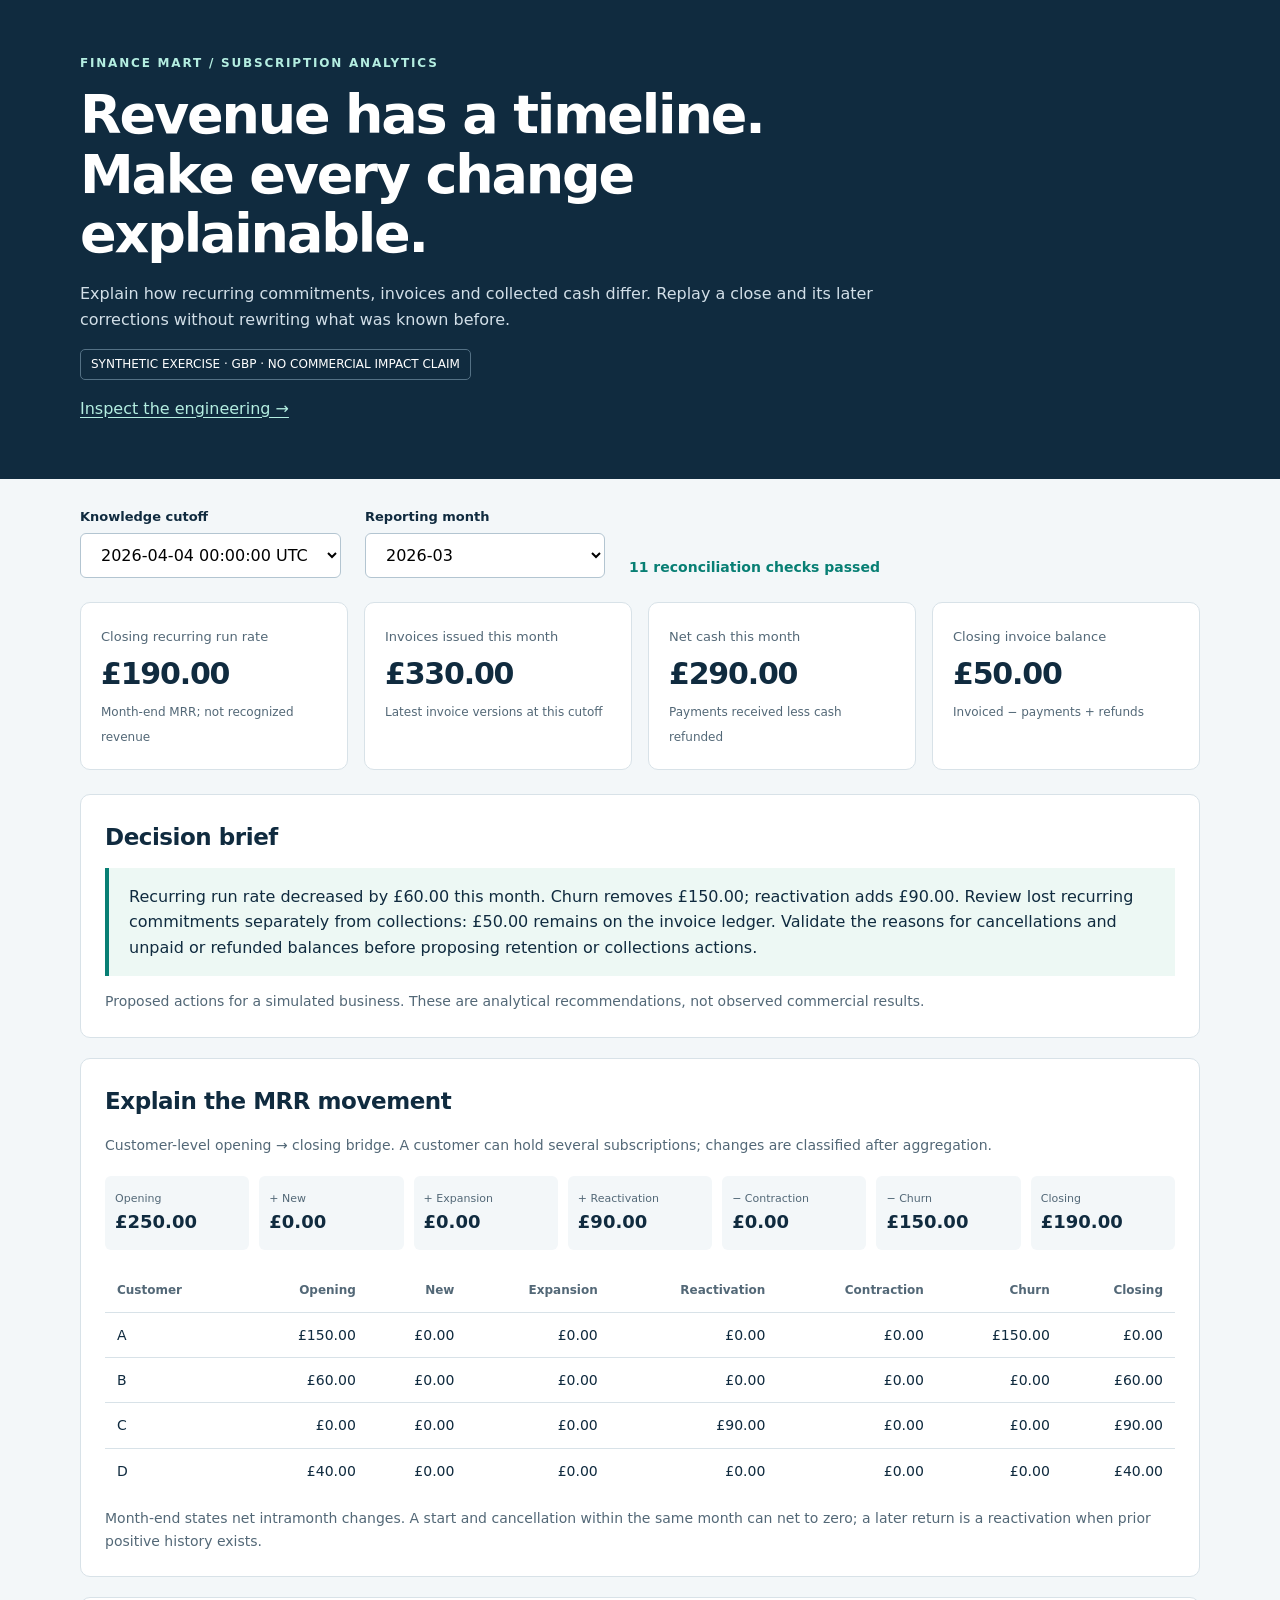
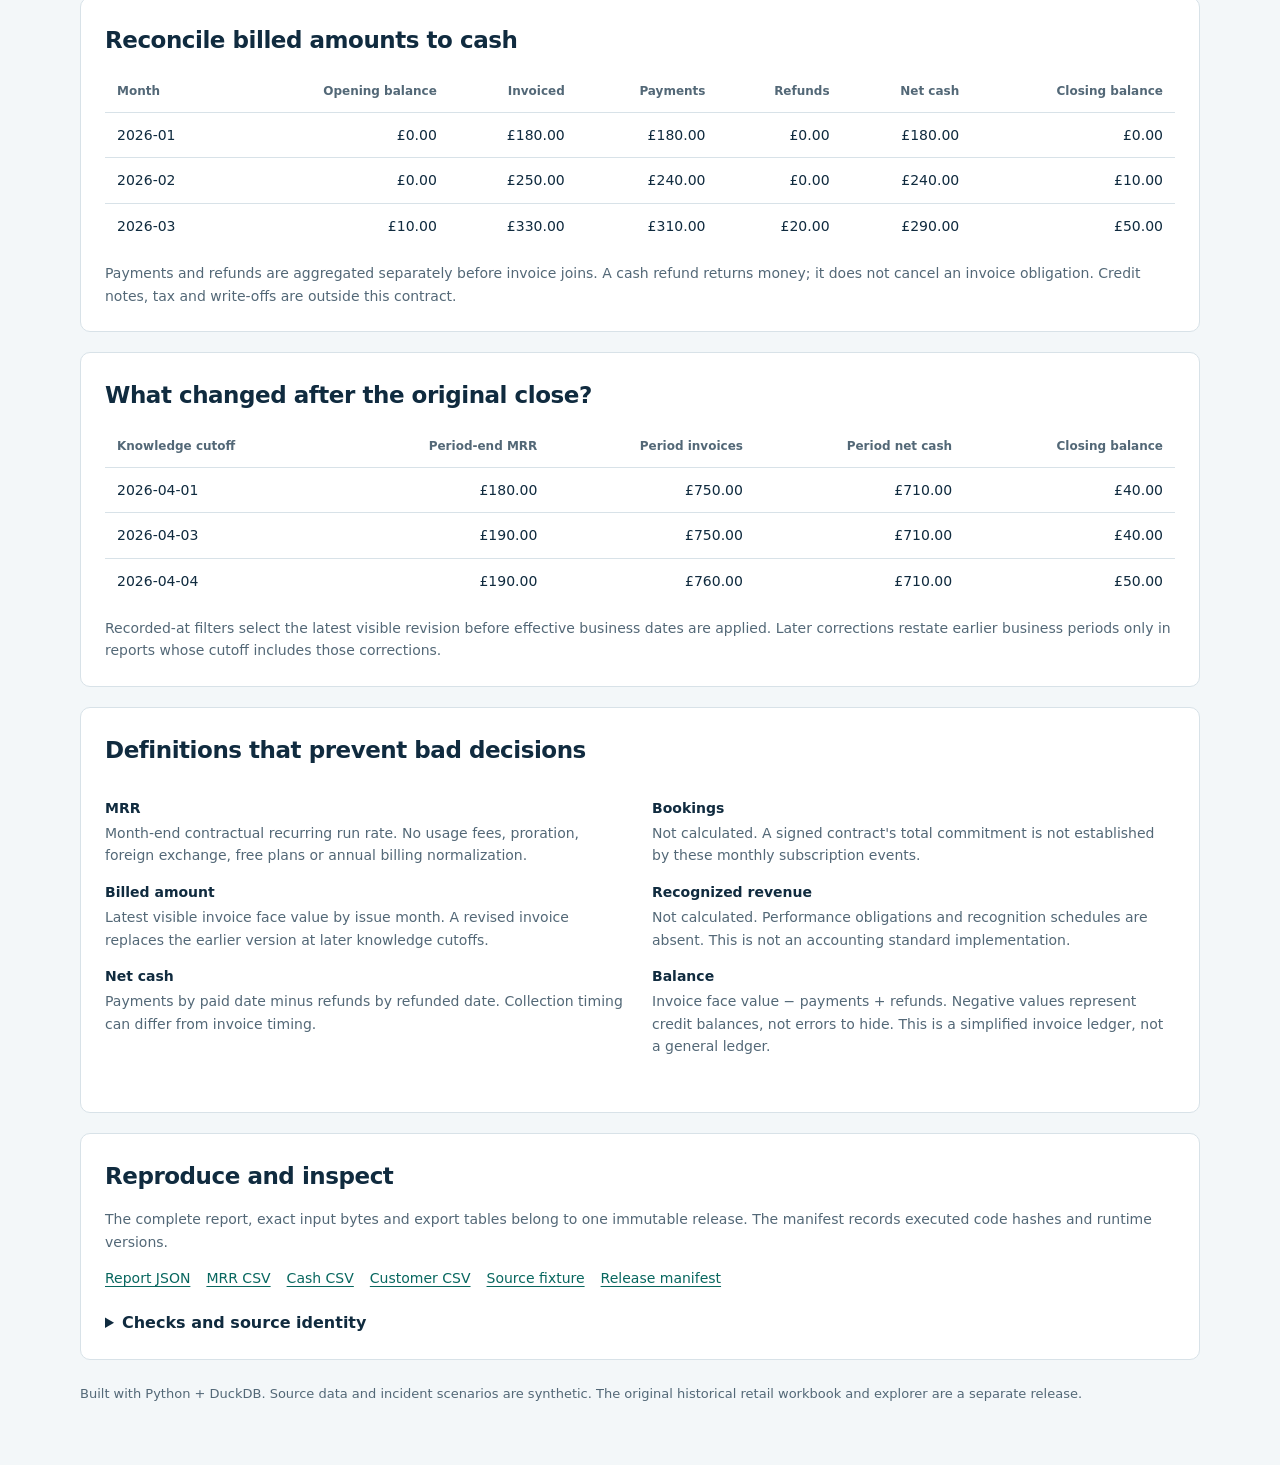
<file: docs/subscriptions/2026-11-12/index.html>
<!doctype html>
<html lang="en"><head><meta charset="utf-8"><meta name="viewport" content="width=device-width, initial-scale=1">
<title>Subscription revenue | Finance Mart</title>
<style>
:root{color-scheme:light;--ink:#102b3f;--muted:#536877;--line:#d8e2e8;--accent:#087f74;--paper:#f3f7f9;--red:#b54145}
*{box-sizing:border-box}body{margin:0;background:var(--paper);color:var(--ink);font:16px/1.6 system-ui,sans-serif}
a{color:#08675f;text-underline-offset:3px}header{background:var(--ink);color:white;padding:54px max(24px,calc((100vw - 1120px)/2)) 42px}
header a{color:#b4eee1}.eyebrow{font-size:12px;letter-spacing:.15em;text-transform:uppercase;color:#b4eee1;font-weight:700}
h1{font-size:clamp(32px,5vw,54px);letter-spacing:-.04em;line-height:1.1;margin:12px 0 18px;max-width:850px}
header p{max-width:800px;color:#d2dfe8}.scope{display:inline-block;padding:5px 10px;border:1px solid #547185;border-radius:5px;font-size:12px}
main{max-width:1168px;margin:auto;padding:28px 24px 60px}.toolbar{display:flex;gap:24px;align-items:end;flex-wrap:wrap}
label{display:block;font-size:13px;font-weight:700}select{font:inherit;padding:11px 16px;margin-top:5px;border:1px solid #b3c5d1;background:white;border-radius:6px;min-width:240px}
.cards{display:grid;grid-template-columns:repeat(4,1fr);gap:16px;margin:24px 0}.card,section{background:white;border:1px solid var(--line);border-radius:10px}
.card{padding:20px}.card span{color:var(--muted);font-size:13px}.card strong{display:block;font-size:30px;letter-spacing:-.04em;line-height:1.3;margin:5px 0}
.card small{font-size:12px;color:var(--muted)}section{padding:24px;margin-top:20px}h2{font-size:23px;letter-spacing:-.02em;margin:0 0 12px}h3{font-size:16px}
.muted,.note{color:var(--muted);font-size:14px}.note{margin-bottom:0}.decision{border-left:4px solid var(--accent);background:#edf8f4;padding:16px 20px}
.table-wrap{overflow:auto}table{border-collapse:collapse;width:100%;font-size:14px}th,td{padding:11px 12px;border-bottom:1px solid var(--line);text-align:right;white-space:nowrap}
th{font-size:12px;color:var(--muted);font-weight:700}th:first-child,td:first-child{text-align:left}tbody tr:last-child td{border-bottom:0}
.positive{color:var(--accent)}.negative{color:var(--red)}.steps{display:grid;grid-template-columns:repeat(7,1fr);gap:10px;margin:20px 0}.step{padding:14px 10px;background:var(--paper);border-radius:6px;min-width:0}
.step span{display:block;font-size:11px;color:var(--muted)}.step strong{font-size:18px}.downloads{display:flex;gap:16px;flex-wrap:wrap;font-size:14px}
.columns{display:grid;grid-template-columns:1fr 1fr;gap:24px}dt{font-weight:700;font-size:14px}dd{margin:3px 0 14px;color:var(--muted);font-size:14px}
details{margin-top:20px}summary{cursor:pointer;font-weight:600}code{overflow-wrap:anywhere;font-size:12px}.status{color:var(--accent);font-weight:700}footer{color:var(--muted);font-size:13px;margin-top:24px}
@media(max-width:820px){.cards{grid-template-columns:repeat(2,1fr)}.steps{grid-template-columns:repeat(4,1fr)}.columns{grid-template-columns:1fr}}
@media(max-width:450px){header{padding-top:35px}.cards{gap:8px}.card{padding:14px}.card strong{font-size:25px}section{padding:16px}.steps{grid-template-columns:repeat(2,1fr)}select{max-width:100%}}
</style></head><body>
<header><div class="eyebrow">Finance Mart / Subscription analytics</div><h1>Revenue has a timeline.<br>Make every change explainable.</h1>
<p>Explain how recurring commitments, invoices and collected cash differ. Replay a close and its later corrections without rewriting what was known before.</p>
<span class="scope">SYNTHETIC EXERCISE · GBP · NO COMMERCIAL IMPACT CLAIM</span>
<p><a href="https://github.com/VasilenData/ecommerce-finance-mart/blob/main/docs/SUBSCRIPTIONS.md">Inspect the engineering →</a></p></header>
<main><div class="toolbar"><div><label for="scenario">Knowledge cutoff</label><select id="scenario"></select></div>
<div><label for="month">Reporting month</label><select id="month"></select></div><div class="muted" id="checks" aria-live="polite"></div></div>
<div class="cards" aria-live="polite"><div class="card"><span>Closing recurring run rate</span><strong id="mrr"></strong><small>Month-end MRR; not recognized revenue</small></div>
<div class="card"><span>Invoices issued this month</span><strong id="billed"></strong><small>Latest invoice versions at this cutoff</small></div>
<div class="card"><span>Net cash this month</span><strong id="cash"></strong><small>Payments received less cash refunded</small></div>
<div class="card"><span>Closing invoice balance</span><strong id="balance"></strong><small>Invoiced − payments + refunds</small></div></div>
<section><h2>Decision brief</h2><div class="decision" id="decision"></div><p class="note">Proposed actions for a simulated business. These are analytical recommendations, not observed commercial results.</p></section>
<section><h2>Explain the MRR movement</h2><p class="muted">Customer-level opening → closing bridge. A customer can hold several subscriptions; changes are classified after aggregation.</p>
<div class="steps" id="bridge"></div><div class="table-wrap"><table><thead><tr><th>Customer</th><th>Opening</th><th>New</th><th>Expansion</th><th>Reactivation</th><th>Contraction</th><th>Churn</th><th>Closing</th></tr></thead><tbody id="customers"></tbody></table></div>
<p class="note">Month-end states net intramonth changes. A start and cancellation within the same month can net to zero; a later return is a reactivation when prior positive history exists.</p></section>
<section><h2>Reconcile billed amounts to cash</h2><div class="table-wrap"><table><thead><tr><th>Month</th><th>Opening balance</th><th>Invoiced</th><th>Payments</th><th>Refunds</th><th>Net cash</th><th>Closing balance</th></tr></thead><tbody id="cash-table"></tbody></table></div>
<p class="note">Payments and refunds are aggregated separately before invoice joins. A cash refund returns money; it does not cancel an invoice obligation. Credit notes, tax and write-offs are outside this contract.</p></section>
<section><h2>What changed after the original close?</h2><div class="table-wrap"><table><thead><tr><th>Knowledge cutoff</th><th>Period-end MRR</th><th>Period invoices</th><th>Period net cash</th><th>Closing balance</th></tr></thead><tbody id="comparisons"></tbody></table></div>
<p class="note">Recorded-at filters select the latest visible revision before effective business dates are applied. Later corrections restate earlier business periods only in reports whose cutoff includes those corrections.</p></section>
<section><h2>Definitions that prevent bad decisions</h2><div class="columns"><dl><dt>MRR</dt><dd>Month-end contractual recurring run rate. No usage fees, proration, foreign exchange, free plans or annual billing normalization.</dd>
<dt>Billed amount</dt><dd>Latest visible invoice face value by issue month. A revised invoice replaces the earlier version at later knowledge cutoffs.</dd>
<dt>Net cash</dt><dd>Payments by paid date minus refunds by refunded date. Collection timing can differ from invoice timing.</dd></dl>
<dl><dt>Bookings</dt><dd>Not calculated. A signed contract's total commitment is not established by these monthly subscription events.</dd>
<dt>Recognized revenue</dt><dd>Not calculated. Performance obligations and recognition schedules are absent. This is not an accounting standard implementation.</dd>
<dt>Balance</dt><dd>Invoice face value − payments + refunds. Negative values represent credit balances, not errors to hide. This is a simplified invoice ledger, not a general ledger.</dd></dl></div></section>
<section><h2>Reproduce and inspect</h2><p class="muted">The complete report, exact input bytes and export tables belong to one immutable release. The manifest records executed code hashes and runtime versions.</p>
<div class="downloads"><a href="report.json" download>Report JSON</a><a href="monthly_mrr_bridge.csv" download>MRR CSV</a><a href="monthly_cash_bridge.csv" download>Cash CSV</a><a href="customer_mrr_bridge.csv" download>Customer CSV</a><a href="source.json" download>Source fixture</a><a href="manifest.json" download>Release manifest</a></div>
<details><summary>Checks and source identity</summary><p id="source-hash"></p><ul id="check-list"></ul></details></section>
<footer>Built with Python + DuckDB. Source data and incident scenarios are synthetic. The original historical retail workbook and explorer are a separate release.</footer>
</main><script id="report-data" type="application/json">{"schema_version": 1, "scope": "Synthetic subscription analytics exercise; not commercial operating evidence.", "source_sha256": "98b5e1f2c5ce74fa6473bb161b182d227b58198b43485e6e3b4cfc60468876a0", "reports": [{"knowledge_cutoff": "2026-04-01T00:00:00+00:00", "period_start": "2026-01-01", "period_end": "2026-04-01", "currency": "GBP", "unit": "integer pence", "scope": "synthetic", "selected_source_records": {"subscription_changes": 11, "invoices": 9, "payments": 10, "refunds": 1}, "monthly_mrr_bridge": [{"month": "2026-01-01", "opening_mrr_cents": 0, "new_mrr_cents": 18000, "expansion_mrr_cents": 0, "reactivation_mrr_cents": 0, "contraction_mrr_cents": 0, "churn_mrr_cents": 0, "closing_mrr_cents": 18000}, {"month": "2026-02-01", "opening_mrr_cents": 18000, "new_mrr_cents": 4000, "expansion_mrr_cents": 5000, "reactivation_mrr_cents": 0, "contraction_mrr_cents": 3000, "churn_mrr_cents": 0, "closing_mrr_cents": 24000}, {"month": "2026-03-01", "opening_mrr_cents": 24000, "new_mrr_cents": 0, "expansion_mrr_cents": 0, "reactivation_mrr_cents": 9000, "contraction_mrr_cents": 0, "churn_mrr_cents": 15000, "closing_mrr_cents": 18000}], "customer_mrr_bridge": [{"month": "2026-01-01", "customer_id": "A", "opening_mrr_cents": 0, "closing_mrr_cents": 10000, "previously_paying": false, "new_mrr_cents": 10000, "reactivation_mrr_cents": 0, "expansion_mrr_cents": 0, "contraction_mrr_cents": 0, "churn_mrr_cents": 0}, {"month": "2026-01-01", "customer_id": "B", "opening_mrr_cents": 0, "closing_mrr_cents": 8000, "previously_paying": false, "new_mrr_cents": 8000, "reactivation_mrr_cents": 0, "expansion_mrr_cents": 0, "contraction_mrr_cents": 0, "churn_mrr_cents": 0}, {"month": "2026-01-01", "customer_id": "C", "opening_mrr_cents": 0, "closing_mrr_cents": 0, "previously_paying": false, "new_mrr_cents": 0, "reactivation_mrr_cents": 0, "expansion_mrr_cents": 0, "contraction_mrr_cents": 0, "churn_mrr_cents": 0}, {"month": "2026-01-01", "customer_id": "D", "opening_mrr_cents": 0, "closing_mrr_cents": 0, "previously_paying": false, "new_mrr_cents": 0, "reactivation_mrr_cents": 0, "expansion_mrr_cents": 0, "contraction_mrr_cents": 0, "churn_mrr_cents": 0}, {"month": "2026-02-01", "customer_id": "A", "opening_mrr_cents": 10000, "closing_mrr_cents": 15000, "previously_paying": true, "new_mrr_cents": 0, "reactivation_mrr_cents": 0, "expansion_mrr_cents": 5000, "contraction_mrr_cents": 0, "churn_mrr_cents": 0}, {"month": "2026-02-01", "customer_id": "B", "opening_mrr_cents": 8000, "closing_mrr_cents": 5000, "previously_paying": true, "new_mrr_cents": 0, "reactivation_mrr_cents": 0, "expansion_mrr_cents": 0, "contraction_mrr_cents": 3000, "churn_mrr_cents": 0}, {"month": "2026-02-01", "customer_id": "C", "opening_mrr_cents": 0, "closing_mrr_cents": 0, "previously_paying": false, "new_mrr_cents": 0, "reactivation_mrr_cents": 0, "expansion_mrr_cents": 0, "contraction_mrr_cents": 0, "churn_mrr_cents": 0}, {"month": "2026-02-01", "customer_id": "D", "opening_mrr_cents": 0, "closing_mrr_cents": 4000, "previously_paying": false, "new_mrr_cents": 4000, "reactivation_mrr_cents": 0, "expansion_mrr_cents": 0, "contraction_mrr_cents": 0, "churn_mrr_cents": 0}, {"month": "2026-03-01", "customer_id": "A", "opening_mrr_cents": 15000, "closing_mrr_cents": 0, "previously_paying": true, "new_mrr_cents": 0, "reactivation_mrr_cents": 0, "expansion_mrr_cents": 0, "contraction_mrr_cents": 0, "churn_mrr_cents": 15000}, {"month": "2026-03-01", "customer_id": "B", "opening_mrr_cents": 5000, "closing_mrr_cents": 5000, "previously_paying": true, "new_mrr_cents": 0, "reactivation_mrr_cents": 0, "expansion_mrr_cents": 0, "contraction_mrr_cents": 0, "churn_mrr_cents": 0}, {"month": "2026-03-01", "customer_id": "C", "opening_mrr_cents": 0, "closing_mrr_cents": 9000, "previously_paying": true, "new_mrr_cents": 0, "reactivation_mrr_cents": 9000, "expansion_mrr_cents": 0, "contraction_mrr_cents": 0, "churn_mrr_cents": 0}, {"month": "2026-03-01", "customer_id": "D", "opening_mrr_cents": 4000, "closing_mrr_cents": 4000, "previously_paying": true, "new_mrr_cents": 0, "reactivation_mrr_cents": 0, "expansion_mrr_cents": 0, "contraction_mrr_cents": 0, "churn_mrr_cents": 0}], "monthly_cash_bridge": [{"month": "2026-01-01", "opening_balance_cents": 0, "invoiced_cents": 18000, "paid_cents": 18000, "refunded_cents": 0, "net_cash_cents": 18000, "closing_balance_cents": 0}, {"month": "2026-02-01", "opening_balance_cents": 0, "invoiced_cents": 24000, "paid_cents": 24000, "refunded_cents": 0, "net_cash_cents": 24000, "closing_balance_cents": 0}, {"month": "2026-03-01", "opening_balance_cents": 0, "invoiced_cents": 33000, "paid_cents": 31000, "refunded_cents": 2000, "net_cash_cents": 29000, "closing_balance_cents": 4000}], "invoice_balances": [{"invoice_id": "invoice-A-1", "customer_id": "A", "invoiced_cents": 10000, "paid_cents": 10000, "refunded_cents": 0, "balance_cents": 0}, {"invoice_id": "invoice-A-2", "customer_id": "A", "invoiced_cents": 15000, "paid_cents": 15000, "refunded_cents": 0, "balance_cents": 0}, {"invoice_id": "invoice-A-3", "customer_id": "A", "invoiced_cents": 15000, "paid_cents": 15000, "refunded_cents": 2000, "balance_cents": 2000}, {"invoice_id": "invoice-B-1", "customer_id": "B", "invoiced_cents": 8000, "paid_cents": 8000, "refunded_cents": 0, "balance_cents": 0}, {"invoice_id": "invoice-B-2", "customer_id": "B", "invoiced_cents": 5000, "paid_cents": 5000, "refunded_cents": 0, "balance_cents": 0}, {"invoice_id": "invoice-B-3", "customer_id": "B", "invoiced_cents": 5000, "paid_cents": 5000, "refunded_cents": 0, "balance_cents": 0}, {"invoice_id": "invoice-C-3", "customer_id": "C", "invoiced_cents": 9000, "paid_cents": 9000, "refunded_cents": 0, "balance_cents": 0}, {"invoice_id": "invoice-D-2", "customer_id": "D", "invoiced_cents": 4000, "paid_cents": 4000, "refunded_cents": 0, "balance_cents": 0}, {"invoice_id": "invoice-D-3", "customer_id": "D", "invoiced_cents": 4000, "paid_cents": 2000, "refunded_cents": 0, "balance_cents": 2000}], "subscription_intervals": [{"record_id": "a-start", "revision": 1, "recorded_at": "2026-01-01 12:00:00+00", "subscription_id": "sub-a", "customer_id": "A", "effective_date": "2026-01-01", "status": "active", "monthly_amount_cents": 10000, "valid_to": "2026-02-10"}, {"record_id": "a-expand", "revision": 1, "recorded_at": "2026-02-10 12:00:00+00", "subscription_id": "sub-a", "customer_id": "A", "effective_date": "2026-02-10", "status": "active", "monthly_amount_cents": 15000, "valid_to": "2026-03-15"}, {"record_id": "a-end", "revision": 1, "recorded_at": "2026-03-15 12:00:00+00", "subscription_id": "sub-a", "customer_id": "A", "effective_date": "2026-03-15", "status": "cancelled", "monthly_amount_cents": 0, "valid_to": null}, {"record_id": "a-extra", "revision": 1, "recorded_at": "2026-01-01 12:00:00+00", "subscription_id": "sub-a2", "customer_id": "A", "effective_date": "2026-01-01", "status": "active", "monthly_amount_cents": 2000, "valid_to": "2026-01-20"}, {"record_id": "a-extra-end", "revision": 1, "recorded_at": "2026-01-20 12:00:00+00", "subscription_id": "sub-a2", "customer_id": "A", "effective_date": "2026-01-20", "status": "cancelled", "monthly_amount_cents": 0, "valid_to": null}, {"record_id": "b-start", "revision": 1, "recorded_at": "2026-01-01 12:00:00+00", "subscription_id": "sub-b", "customer_id": "B", "effective_date": "2026-01-01", "status": "active", "monthly_amount_cents": 8000, "valid_to": "2026-02-05"}, {"record_id": "b-contract", "revision": 1, "recorded_at": "2026-02-05 12:00:00+00", "subscription_id": "sub-b", "customer_id": "B", "effective_date": "2026-02-05", "status": "active", "monthly_amount_cents": 5000, "valid_to": null}, {"record_id": "c-start", "revision": 1, "recorded_at": "2026-02-01 12:00:00+00", "subscription_id": "sub-c", "customer_id": "C", "effective_date": "2026-02-01", "status": "active", "monthly_amount_cents": 7000, "valid_to": "2026-02-20"}, {"record_id": "c-end", "revision": 1, "recorded_at": "2026-02-20 12:00:00+00", "subscription_id": "sub-c", "customer_id": "C", "effective_date": "2026-02-20", "status": "cancelled", "monthly_amount_cents": 0, "valid_to": "2026-03-02"}, {"record_id": "c-return", "revision": 1, "recorded_at": "2026-03-02 12:00:00+00", "subscription_id": "sub-c", "customer_id": "C", "effective_date": "2026-03-02", "status": "active", "monthly_amount_cents": 9000, "valid_to": null}, {"record_id": "d-start", "revision": 1, "recorded_at": "2026-02-01 12:00:00+00", "subscription_id": "sub-d", "customer_id": "D", "effective_date": "2026-02-01", "status": "active", "monthly_amount_cents": 4000, "valid_to": null}], "checks": [{"check": "monthly_mrr_bridge: bridge identity violations", "passed": true, "actual": 0, "expected": 0}, {"check": "monthly_mrr_bridge: unique grain", "passed": true, "actual": 3, "expected": 3}, {"check": "customer_mrr_bridge: bridge identity violations", "passed": true, "actual": 0, "expected": 0}, {"check": "customer_mrr_bridge: unique grain", "passed": true, "actual": 12, "expected": 12}, {"check": "monthly_cash_bridge: balance identity violations", "passed": true, "actual": 0, "expected": 0}, {"check": "invoices: monthly totals versus selected source", "passed": true, "actual": 75000, "expected": 75000}, {"check": "payments: monthly totals versus selected source", "passed": true, "actual": 73000, "expected": 73000}, {"check": "refunds: monthly totals versus selected source", "passed": true, "actual": 2000, "expected": 2000}, {"check": "invoice balances versus closing cash bridge", "passed": true, "actual": 4000, "expected": 4000}, {"check": "invoice balances: unique grain", "passed": true, "actual": 9, "expected": 9}, {"check": "closing MRR versus latest source states", "passed": true, "actual": 18000, "expected": 18000}]}, {"knowledge_cutoff": "2026-04-03T00:00:00+00:00", "period_start": "2026-01-01", "period_end": "2026-04-01", "currency": "GBP", "unit": "integer pence", "scope": "synthetic", "selected_source_records": {"subscription_changes": 11, "invoices": 9, "payments": 10, "refunds": 1}, "monthly_mrr_bridge": [{"month": "2026-01-01", "opening_mrr_cents": 0, "new_mrr_cents": 18000, "expansion_mrr_cents": 0, "reactivation_mrr_cents": 0, "contraction_mrr_cents": 0, "churn_mrr_cents": 0, "closing_mrr_cents": 18000}, {"month": "2026-02-01", "opening_mrr_cents": 18000, "new_mrr_cents": 4000, "expansion_mrr_cents": 5000, "reactivation_mrr_cents": 0, "contraction_mrr_cents": 2000, "churn_mrr_cents": 0, "closing_mrr_cents": 25000}, {"month": "2026-03-01", "opening_mrr_cents": 25000, "new_mrr_cents": 0, "expansion_mrr_cents": 0, "reactivation_mrr_cents": 9000, "contraction_mrr_cents": 0, "churn_mrr_cents": 15000, "closing_mrr_cents": 19000}], "customer_mrr_bridge": [{"month": "2026-01-01", "customer_id": "A", "opening_mrr_cents": 0, "closing_mrr_cents": 10000, "previously_paying": false, "new_mrr_cents": 10000, "reactivation_mrr_cents": 0, "expansion_mrr_cents": 0, "contraction_mrr_cents": 0, "churn_mrr_cents": 0}, {"month": "2026-01-01", "customer_id": "B", "opening_mrr_cents": 0, "closing_mrr_cents": 8000, "previously_paying": false, "new_mrr_cents": 8000, "reactivation_mrr_cents": 0, "expansion_mrr_cents": 0, "contraction_mrr_cents": 0, "churn_mrr_cents": 0}, {"month": "2026-01-01", "customer_id": "C", "opening_mrr_cents": 0, "closing_mrr_cents": 0, "previously_paying": false, "new_mrr_cents": 0, "reactivation_mrr_cents": 0, "expansion_mrr_cents": 0, "contraction_mrr_cents": 0, "churn_mrr_cents": 0}, {"month": "2026-01-01", "customer_id": "D", "opening_mrr_cents": 0, "closing_mrr_cents": 0, "previously_paying": false, "new_mrr_cents": 0, "reactivation_mrr_cents": 0, "expansion_mrr_cents": 0, "contraction_mrr_cents": 0, "churn_mrr_cents": 0}, {"month": "2026-02-01", "customer_id": "A", "opening_mrr_cents": 10000, "closing_mrr_cents": 15000, "previously_paying": true, "new_mrr_cents": 0, "reactivation_mrr_cents": 0, "expansion_mrr_cents": 5000, "contraction_mrr_cents": 0, "churn_mrr_cents": 0}, {"month": "2026-02-01", "customer_id": "B", "opening_mrr_cents": 8000, "closing_mrr_cents": 6000, "previously_paying": true, "new_mrr_cents": 0, "reactivation_mrr_cents": 0, "expansion_mrr_cents": 0, "contraction_mrr_cents": 2000, "churn_mrr_cents": 0}, {"month": "2026-02-01", "customer_id": "C", "opening_mrr_cents": 0, "closing_mrr_cents": 0, "previously_paying": false, "new_mrr_cents": 0, "reactivation_mrr_cents": 0, "expansion_mrr_cents": 0, "contraction_mrr_cents": 0, "churn_mrr_cents": 0}, {"month": "2026-02-01", "customer_id": "D", "opening_mrr_cents": 0, "closing_mrr_cents": 4000, "previously_paying": false, "new_mrr_cents": 4000, "reactivation_mrr_cents": 0, "expansion_mrr_cents": 0, "contraction_mrr_cents": 0, "churn_mrr_cents": 0}, {"month": "2026-03-01", "customer_id": "A", "opening_mrr_cents": 15000, "closing_mrr_cents": 0, "previously_paying": true, "new_mrr_cents": 0, "reactivation_mrr_cents": 0, "expansion_mrr_cents": 0, "contraction_mrr_cents": 0, "churn_mrr_cents": 15000}, {"month": "2026-03-01", "customer_id": "B", "opening_mrr_cents": 6000, "closing_mrr_cents": 6000, "previously_paying": true, "new_mrr_cents": 0, "reactivation_mrr_cents": 0, "expansion_mrr_cents": 0, "contraction_mrr_cents": 0, "churn_mrr_cents": 0}, {"month": "2026-03-01", "customer_id": "C", "opening_mrr_cents": 0, "closing_mrr_cents": 9000, "previously_paying": true, "new_mrr_cents": 0, "reactivation_mrr_cents": 9000, "expansion_mrr_cents": 0, "contraction_mrr_cents": 0, "churn_mrr_cents": 0}, {"month": "2026-03-01", "customer_id": "D", "opening_mrr_cents": 4000, "closing_mrr_cents": 4000, "previously_paying": true, "new_mrr_cents": 0, "reactivation_mrr_cents": 0, "expansion_mrr_cents": 0, "contraction_mrr_cents": 0, "churn_mrr_cents": 0}], "monthly_cash_bridge": [{"month": "2026-01-01", "opening_balance_cents": 0, "invoiced_cents": 18000, "paid_cents": 18000, "refunded_cents": 0, "net_cash_cents": 18000, "closing_balance_cents": 0}, {"month": "2026-02-01", "opening_balance_cents": 0, "invoiced_cents": 24000, "paid_cents": 24000, "refunded_cents": 0, "net_cash_cents": 24000, "closing_balance_cents": 0}, {"month": "2026-03-01", "opening_balance_cents": 0, "invoiced_cents": 33000, "paid_cents": 31000, "refunded_cents": 2000, "net_cash_cents": 29000, "closing_balance_cents": 4000}], "invoice_balances": [{"invoice_id": "invoice-A-1", "customer_id": "A", "invoiced_cents": 10000, "paid_cents": 10000, "refunded_cents": 0, "balance_cents": 0}, {"invoice_id": "invoice-A-2", "customer_id": "A", "invoiced_cents": 15000, "paid_cents": 15000, "refunded_cents": 0, "balance_cents": 0}, {"invoice_id": "invoice-A-3", "customer_id": "A", "invoiced_cents": 15000, "paid_cents": 15000, "refunded_cents": 2000, "balance_cents": 2000}, {"invoice_id": "invoice-B-1", "customer_id": "B", "invoiced_cents": 8000, "paid_cents": 8000, "refunded_cents": 0, "balance_cents": 0}, {"invoice_id": "invoice-B-2", "customer_id": "B", "invoiced_cents": 5000, "paid_cents": 5000, "refunded_cents": 0, "balance_cents": 0}, {"invoice_id": "invoice-B-3", "customer_id": "B", "invoiced_cents": 5000, "paid_cents": 5000, "refunded_cents": 0, "balance_cents": 0}, {"invoice_id": "invoice-C-3", "customer_id": "C", "invoiced_cents": 9000, "paid_cents": 9000, "refunded_cents": 0, "balance_cents": 0}, {"invoice_id": "invoice-D-2", "customer_id": "D", "invoiced_cents": 4000, "paid_cents": 4000, "refunded_cents": 0, "balance_cents": 0}, {"invoice_id": "invoice-D-3", "customer_id": "D", "invoiced_cents": 4000, "paid_cents": 2000, "refunded_cents": 0, "balance_cents": 2000}], "subscription_intervals": [{"record_id": "a-start", "revision": 1, "recorded_at": "2026-01-01 12:00:00+00", "subscription_id": "sub-a", "customer_id": "A", "effective_date": "2026-01-01", "status": "active", "monthly_amount_cents": 10000, "valid_to": "2026-02-10"}, {"record_id": "a-expand", "revision": 1, "recorded_at": "2026-02-10 12:00:00+00", "subscription_id": "sub-a", "customer_id": "A", "effective_date": "2026-02-10", "status": "active", "monthly_amount_cents": 15000, "valid_to": "2026-03-15"}, {"record_id": "a-end", "revision": 1, "recorded_at": "2026-03-15 12:00:00+00", "subscription_id": "sub-a", "customer_id": "A", "effective_date": "2026-03-15", "status": "cancelled", "monthly_amount_cents": 0, "valid_to": null}, {"record_id": "a-extra", "revision": 1, "recorded_at": "2026-01-01 12:00:00+00", "subscription_id": "sub-a2", "customer_id": "A", "effective_date": "2026-01-01", "status": "active", "monthly_amount_cents": 2000, "valid_to": "2026-01-20"}, {"record_id": "a-extra-end", "revision": 1, "recorded_at": "2026-01-20 12:00:00+00", "subscription_id": "sub-a2", "customer_id": "A", "effective_date": "2026-01-20", "status": "cancelled", "monthly_amount_cents": 0, "valid_to": null}, {"record_id": "b-start", "revision": 1, "recorded_at": "2026-01-01 12:00:00+00", "subscription_id": "sub-b", "customer_id": "B", "effective_date": "2026-01-01", "status": "active", "monthly_amount_cents": 8000, "valid_to": "2026-02-05"}, {"record_id": "b-contract", "revision": 2, "recorded_at": "2026-04-02 12:00:00+00", "subscription_id": "sub-b", "customer_id": "B", "effective_date": "2026-02-05", "status": "active", "monthly_amount_cents": 6000, "valid_to": null}, {"record_id": "c-start", "revision": 1, "recorded_at": "2026-02-01 12:00:00+00", "subscription_id": "sub-c", "customer_id": "C", "effective_date": "2026-02-01", "status": "active", "monthly_amount_cents": 7000, "valid_to": "2026-02-20"}, {"record_id": "c-end", "revision": 1, "recorded_at": "2026-02-20 12:00:00+00", "subscription_id": "sub-c", "customer_id": "C", "effective_date": "2026-02-20", "status": "cancelled", "monthly_amount_cents": 0, "valid_to": "2026-03-02"}, {"record_id": "c-return", "revision": 1, "recorded_at": "2026-03-02 12:00:00+00", "subscription_id": "sub-c", "customer_id": "C", "effective_date": "2026-03-02", "status": "active", "monthly_amount_cents": 9000, "valid_to": null}, {"record_id": "d-start", "revision": 1, "recorded_at": "2026-02-01 12:00:00+00", "subscription_id": "sub-d", "customer_id": "D", "effective_date": "2026-02-01", "status": "active", "monthly_amount_cents": 4000, "valid_to": null}], "checks": [{"check": "monthly_mrr_bridge: bridge identity violations", "passed": true, "actual": 0, "expected": 0}, {"check": "monthly_mrr_bridge: unique grain", "passed": true, "actual": 3, "expected": 3}, {"check": "customer_mrr_bridge: bridge identity violations", "passed": true, "actual": 0, "expected": 0}, {"check": "customer_mrr_bridge: unique grain", "passed": true, "actual": 12, "expected": 12}, {"check": "monthly_cash_bridge: balance identity violations", "passed": true, "actual": 0, "expected": 0}, {"check": "invoices: monthly totals versus selected source", "passed": true, "actual": 75000, "expected": 75000}, {"check": "payments: monthly totals versus selected source", "passed": true, "actual": 73000, "expected": 73000}, {"check": "refunds: monthly totals versus selected source", "passed": true, "actual": 2000, "expected": 2000}, {"check": "invoice balances versus closing cash bridge", "passed": true, "actual": 4000, "expected": 4000}, {"check": "invoice balances: unique grain", "passed": true, "actual": 9, "expected": 9}, {"check": "closing MRR versus latest source states", "passed": true, "actual": 19000, "expected": 19000}]}, {"knowledge_cutoff": "2026-04-04T00:00:00+00:00", "period_start": "2026-01-01", "period_end": "2026-04-01", "currency": "GBP", "unit": "integer pence", "scope": "synthetic", "selected_source_records": {"subscription_changes": 11, "invoices": 9, "payments": 10, "refunds": 1}, "monthly_mrr_bridge": [{"month": "2026-01-01", "opening_mrr_cents": 0, "new_mrr_cents": 18000, "expansion_mrr_cents": 0, "reactivation_mrr_cents": 0, "contraction_mrr_cents": 0, "churn_mrr_cents": 0, "closing_mrr_cents": 18000}, {"month": "2026-02-01", "opening_mrr_cents": 18000, "new_mrr_cents": 4000, "expansion_mrr_cents": 5000, "reactivation_mrr_cents": 0, "contraction_mrr_cents": 2000, "churn_mrr_cents": 0, "closing_mrr_cents": 25000}, {"month": "2026-03-01", "opening_mrr_cents": 25000, "new_mrr_cents": 0, "expansion_mrr_cents": 0, "reactivation_mrr_cents": 9000, "contraction_mrr_cents": 0, "churn_mrr_cents": 15000, "closing_mrr_cents": 19000}], "customer_mrr_bridge": [{"month": "2026-01-01", "customer_id": "A", "opening_mrr_cents": 0, "closing_mrr_cents": 10000, "previously_paying": false, "new_mrr_cents": 10000, "reactivation_mrr_cents": 0, "expansion_mrr_cents": 0, "contraction_mrr_cents": 0, "churn_mrr_cents": 0}, {"month": "2026-01-01", "customer_id": "B", "opening_mrr_cents": 0, "closing_mrr_cents": 8000, "previously_paying": false, "new_mrr_cents": 8000, "reactivation_mrr_cents": 0, "expansion_mrr_cents": 0, "contraction_mrr_cents": 0, "churn_mrr_cents": 0}, {"month": "2026-01-01", "customer_id": "C", "opening_mrr_cents": 0, "closing_mrr_cents": 0, "previously_paying": false, "new_mrr_cents": 0, "reactivation_mrr_cents": 0, "expansion_mrr_cents": 0, "contraction_mrr_cents": 0, "churn_mrr_cents": 0}, {"month": "2026-01-01", "customer_id": "D", "opening_mrr_cents": 0, "closing_mrr_cents": 0, "previously_paying": false, "new_mrr_cents": 0, "reactivation_mrr_cents": 0, "expansion_mrr_cents": 0, "contraction_mrr_cents": 0, "churn_mrr_cents": 0}, {"month": "2026-02-01", "customer_id": "A", "opening_mrr_cents": 10000, "closing_mrr_cents": 15000, "previously_paying": true, "new_mrr_cents": 0, "reactivation_mrr_cents": 0, "expansion_mrr_cents": 5000, "contraction_mrr_cents": 0, "churn_mrr_cents": 0}, {"month": "2026-02-01", "customer_id": "B", "opening_mrr_cents": 8000, "closing_mrr_cents": 6000, "previously_paying": true, "new_mrr_cents": 0, "reactivation_mrr_cents": 0, "expansion_mrr_cents": 0, "contraction_mrr_cents": 2000, "churn_mrr_cents": 0}, {"month": "2026-02-01", "customer_id": "C", "opening_mrr_cents": 0, "closing_mrr_cents": 0, "previously_paying": false, "new_mrr_cents": 0, "reactivation_mrr_cents": 0, "expansion_mrr_cents": 0, "contraction_mrr_cents": 0, "churn_mrr_cents": 0}, {"month": "2026-02-01", "customer_id": "D", "opening_mrr_cents": 0, "closing_mrr_cents": 4000, "previously_paying": false, "new_mrr_cents": 4000, "reactivation_mrr_cents": 0, "expansion_mrr_cents": 0, "contraction_mrr_cents": 0, "churn_mrr_cents": 0}, {"month": "2026-03-01", "customer_id": "A", "opening_mrr_cents": 15000, "closing_mrr_cents": 0, "previously_paying": true, "new_mrr_cents": 0, "reactivation_mrr_cents": 0, "expansion_mrr_cents": 0, "contraction_mrr_cents": 0, "churn_mrr_cents": 15000}, {"month": "2026-03-01", "customer_id": "B", "opening_mrr_cents": 6000, "closing_mrr_cents": 6000, "previously_paying": true, "new_mrr_cents": 0, "reactivation_mrr_cents": 0, "expansion_mrr_cents": 0, "contraction_mrr_cents": 0, "churn_mrr_cents": 0}, {"month": "2026-03-01", "customer_id": "C", "opening_mrr_cents": 0, "closing_mrr_cents": 9000, "previously_paying": true, "new_mrr_cents": 0, "reactivation_mrr_cents": 9000, "expansion_mrr_cents": 0, "contraction_mrr_cents": 0, "churn_mrr_cents": 0}, {"month": "2026-03-01", "customer_id": "D", "opening_mrr_cents": 4000, "closing_mrr_cents": 4000, "previously_paying": true, "new_mrr_cents": 0, "reactivation_mrr_cents": 0, "expansion_mrr_cents": 0, "contraction_mrr_cents": 0, "churn_mrr_cents": 0}], "monthly_cash_bridge": [{"month": "2026-01-01", "opening_balance_cents": 0, "invoiced_cents": 18000, "paid_cents": 18000, "refunded_cents": 0, "net_cash_cents": 18000, "closing_balance_cents": 0}, {"month": "2026-02-01", "opening_balance_cents": 0, "invoiced_cents": 25000, "paid_cents": 24000, "refunded_cents": 0, "net_cash_cents": 24000, "closing_balance_cents": 1000}, {"month": "2026-03-01", "opening_balance_cents": 1000, "invoiced_cents": 33000, "paid_cents": 31000, "refunded_cents": 2000, "net_cash_cents": 29000, "closing_balance_cents": 5000}], "invoice_balances": [{"invoice_id": "invoice-A-1", "customer_id": "A", "invoiced_cents": 10000, "paid_cents": 10000, "refunded_cents": 0, "balance_cents": 0}, {"invoice_id": "invoice-A-2", "customer_id": "A", "invoiced_cents": 15000, "paid_cents": 15000, "refunded_cents": 0, "balance_cents": 0}, {"invoice_id": "invoice-A-3", "customer_id": "A", "invoiced_cents": 15000, "paid_cents": 15000, "refunded_cents": 2000, "balance_cents": 2000}, {"invoice_id": "invoice-B-1", "customer_id": "B", "invoiced_cents": 8000, "paid_cents": 8000, "refunded_cents": 0, "balance_cents": 0}, {"invoice_id": "invoice-B-2", "customer_id": "B", "invoiced_cents": 6000, "paid_cents": 5000, "refunded_cents": 0, "balance_cents": 1000}, {"invoice_id": "invoice-B-3", "customer_id": "B", "invoiced_cents": 5000, "paid_cents": 5000, "refunded_cents": 0, "balance_cents": 0}, {"invoice_id": "invoice-C-3", "customer_id": "C", "invoiced_cents": 9000, "paid_cents": 9000, "refunded_cents": 0, "balance_cents": 0}, {"invoice_id": "invoice-D-2", "customer_id": "D", "invoiced_cents": 4000, "paid_cents": 4000, "refunded_cents": 0, "balance_cents": 0}, {"invoice_id": "invoice-D-3", "customer_id": "D", "invoiced_cents": 4000, "paid_cents": 2000, "refunded_cents": 0, "balance_cents": 2000}], "subscription_intervals": [{"record_id": "a-start", "revision": 1, "recorded_at": "2026-01-01 12:00:00+00", "subscription_id": "sub-a", "customer_id": "A", "effective_date": "2026-01-01", "status": "active", "monthly_amount_cents": 10000, "valid_to": "2026-02-10"}, {"record_id": "a-expand", "revision": 1, "recorded_at": "2026-02-10 12:00:00+00", "subscription_id": "sub-a", "customer_id": "A", "effective_date": "2026-02-10", "status": "active", "monthly_amount_cents": 15000, "valid_to": "2026-03-15"}, {"record_id": "a-end", "revision": 1, "recorded_at": "2026-03-15 12:00:00+00", "subscription_id": "sub-a", "customer_id": "A", "effective_date": "2026-03-15", "status": "cancelled", "monthly_amount_cents": 0, "valid_to": null}, {"record_id": "a-extra", "revision": 1, "recorded_at": "2026-01-01 12:00:00+00", "subscription_id": "sub-a2", "customer_id": "A", "effective_date": "2026-01-01", "status": "active", "monthly_amount_cents": 2000, "valid_to": "2026-01-20"}, {"record_id": "a-extra-end", "revision": 1, "recorded_at": "2026-01-20 12:00:00+00", "subscription_id": "sub-a2", "customer_id": "A", "effective_date": "2026-01-20", "status": "cancelled", "monthly_amount_cents": 0, "valid_to": null}, {"record_id": "b-start", "revision": 1, "recorded_at": "2026-01-01 12:00:00+00", "subscription_id": "sub-b", "customer_id": "B", "effective_date": "2026-01-01", "status": "active", "monthly_amount_cents": 8000, "valid_to": "2026-02-05"}, {"record_id": "b-contract", "revision": 2, "recorded_at": "2026-04-02 12:00:00+00", "subscription_id": "sub-b", "customer_id": "B", "effective_date": "2026-02-05", "status": "active", "monthly_amount_cents": 6000, "valid_to": null}, {"record_id": "c-start", "revision": 1, "recorded_at": "2026-02-01 12:00:00+00", "subscription_id": "sub-c", "customer_id": "C", "effective_date": "2026-02-01", "status": "active", "monthly_amount_cents": 7000, "valid_to": "2026-02-20"}, {"record_id": "c-end", "revision": 1, "recorded_at": "2026-02-20 12:00:00+00", "subscription_id": "sub-c", "customer_id": "C", "effective_date": "2026-02-20", "status": "cancelled", "monthly_amount_cents": 0, "valid_to": "2026-03-02"}, {"record_id": "c-return", "revision": 1, "recorded_at": "2026-03-02 12:00:00+00", "subscription_id": "sub-c", "customer_id": "C", "effective_date": "2026-03-02", "status": "active", "monthly_amount_cents": 9000, "valid_to": null}, {"record_id": "d-start", "revision": 1, "recorded_at": "2026-02-01 12:00:00+00", "subscription_id": "sub-d", "customer_id": "D", "effective_date": "2026-02-01", "status": "active", "monthly_amount_cents": 4000, "valid_to": null}], "checks": [{"check": "monthly_mrr_bridge: bridge identity violations", "passed": true, "actual": 0, "expected": 0}, {"check": "monthly_mrr_bridge: unique grain", "passed": true, "actual": 3, "expected": 3}, {"check": "customer_mrr_bridge: bridge identity violations", "passed": true, "actual": 0, "expected": 0}, {"check": "customer_mrr_bridge: unique grain", "passed": true, "actual": 12, "expected": 12}, {"check": "monthly_cash_bridge: balance identity violations", "passed": true, "actual": 0, "expected": 0}, {"check": "invoices: monthly totals versus selected source", "passed": true, "actual": 76000, "expected": 76000}, {"check": "payments: monthly totals versus selected source", "passed": true, "actual": 73000, "expected": 73000}, {"check": "refunds: monthly totals versus selected source", "passed": true, "actual": 2000, "expected": 2000}, {"check": "invoice balances versus closing cash bridge", "passed": true, "actual": 5000, "expected": 5000}, {"check": "invoice balances: unique grain", "passed": true, "actual": 9, "expected": 9}, {"check": "closing MRR versus latest source states", "passed": true, "actual": 19000, "expected": 19000}]}]}</script><script>
'use strict';
const bundle=JSON.parse(document.getElementById('report-data').textContent),reports=bundle.reports;
const $=id=>document.getElementById(id),money=n=>new Intl.NumberFormat('en-GB',{style:'currency',currency:'GBP',maximumFractionDigits:2}).format(n/100);
const mrrFields=['opening_mrr_cents','new_mrr_cents','expansion_mrr_cents','reactivation_mrr_cents','contraction_mrr_cents','churn_mrr_cents','closing_mrr_cents'];
function row(target,values){const tr=document.createElement('tr');values.forEach(value=>{const td=document.createElement('td');td.textContent=value;tr.append(td)});$(target).append(tr)}
reports.forEach((r,i)=>{const o=document.createElement('option');o.value=i;o.textContent=r.knowledge_cutoff.replace('T',' ').replace('+00:00',' UTC');$('scenario').append(o)});
reports[0].monthly_mrr_bridge.forEach(r=>{const o=document.createElement('option');o.value=r.month;o.textContent=r.month.slice(0,7);$('month').append(o)});
$('scenario').value=String(reports.length-1);$('month').value=reports[0].monthly_mrr_bridge.at(-1).month;
function draw(){const r=reports[Number($('scenario').value)],month=$('month').value,m=r.monthly_mrr_bridge.find(x=>x.month===month),c=r.monthly_cash_bridge.find(x=>x.month===month);
  $('mrr').textContent=money(m.closing_mrr_cents);$('billed').textContent=money(c.invoiced_cents);$('cash').textContent=money(c.net_cash_cents);$('balance').textContent=money(c.closing_balance_cents);
  $('checks').textContent=r.checks.length+' reconciliation checks passed';$('checks').classList.add('status');
  const delta=m.closing_mrr_cents-m.opening_mrr_cents;
  $('decision').textContent=`Recurring run rate ${delta>=0?'increased':'decreased'} by ${money(Math.abs(delta))} this month. Churn removes ${money(m.churn_mrr_cents)}; reactivation adds ${money(m.reactivation_mrr_cents)}. Review lost recurring commitments separately from collections: ${money(c.closing_balance_cents)} remains on the invoice ledger. Validate the reasons for cancellations and unpaid or refunded balances before proposing retention or collections actions.`;
  $('bridge').replaceChildren();mrrFields.forEach((key,i)=>{const box=document.createElement('div');box.className='step';const label=document.createElement('span');label.textContent=['Opening','+ New','+ Expansion','+ Reactivation','− Contraction','− Churn','Closing'][i];const value=document.createElement('strong');value.textContent=money(m[key]);box.append(label,value);$('bridge').append(box)});
  $('customers').replaceChildren();r.customer_mrr_bridge.filter(x=>x.month===month).forEach(x=>row('customers',[x.customer_id,...mrrFields.map(k=>money(x[k]))]));
  $('cash-table').replaceChildren();r.monthly_cash_bridge.forEach(x=>row('cash-table',[x.month.slice(0,7),...['opening_balance_cents','invoiced_cents','paid_cents','refunded_cents','net_cash_cents','closing_balance_cents'].map(k=>money(x[k]))]));
  $('check-list').replaceChildren();r.checks.forEach(x=>{const item=document.createElement('li');item.textContent=x.check+' — '+x.actual+' (expected '+x.expected+')';$('check-list').append(item)});
}
reports.forEach(r=>row('comparisons',[r.knowledge_cutoff.slice(0,10),money(r.monthly_mrr_bridge.at(-1).closing_mrr_cents),money(r.monthly_cash_bridge.reduce((n,x)=>n+x.invoiced_cents,0)),money(r.monthly_cash_bridge.reduce((n,x)=>n+x.net_cash_cents,0)),money(r.monthly_cash_bridge.at(-1).closing_balance_cents)]));
$('source-hash').textContent='SHA-256 '+bundle.source_sha256;$('scenario').addEventListener('change',draw);$('month').addEventListener('change',draw);draw();
</script></body></html>
</file>
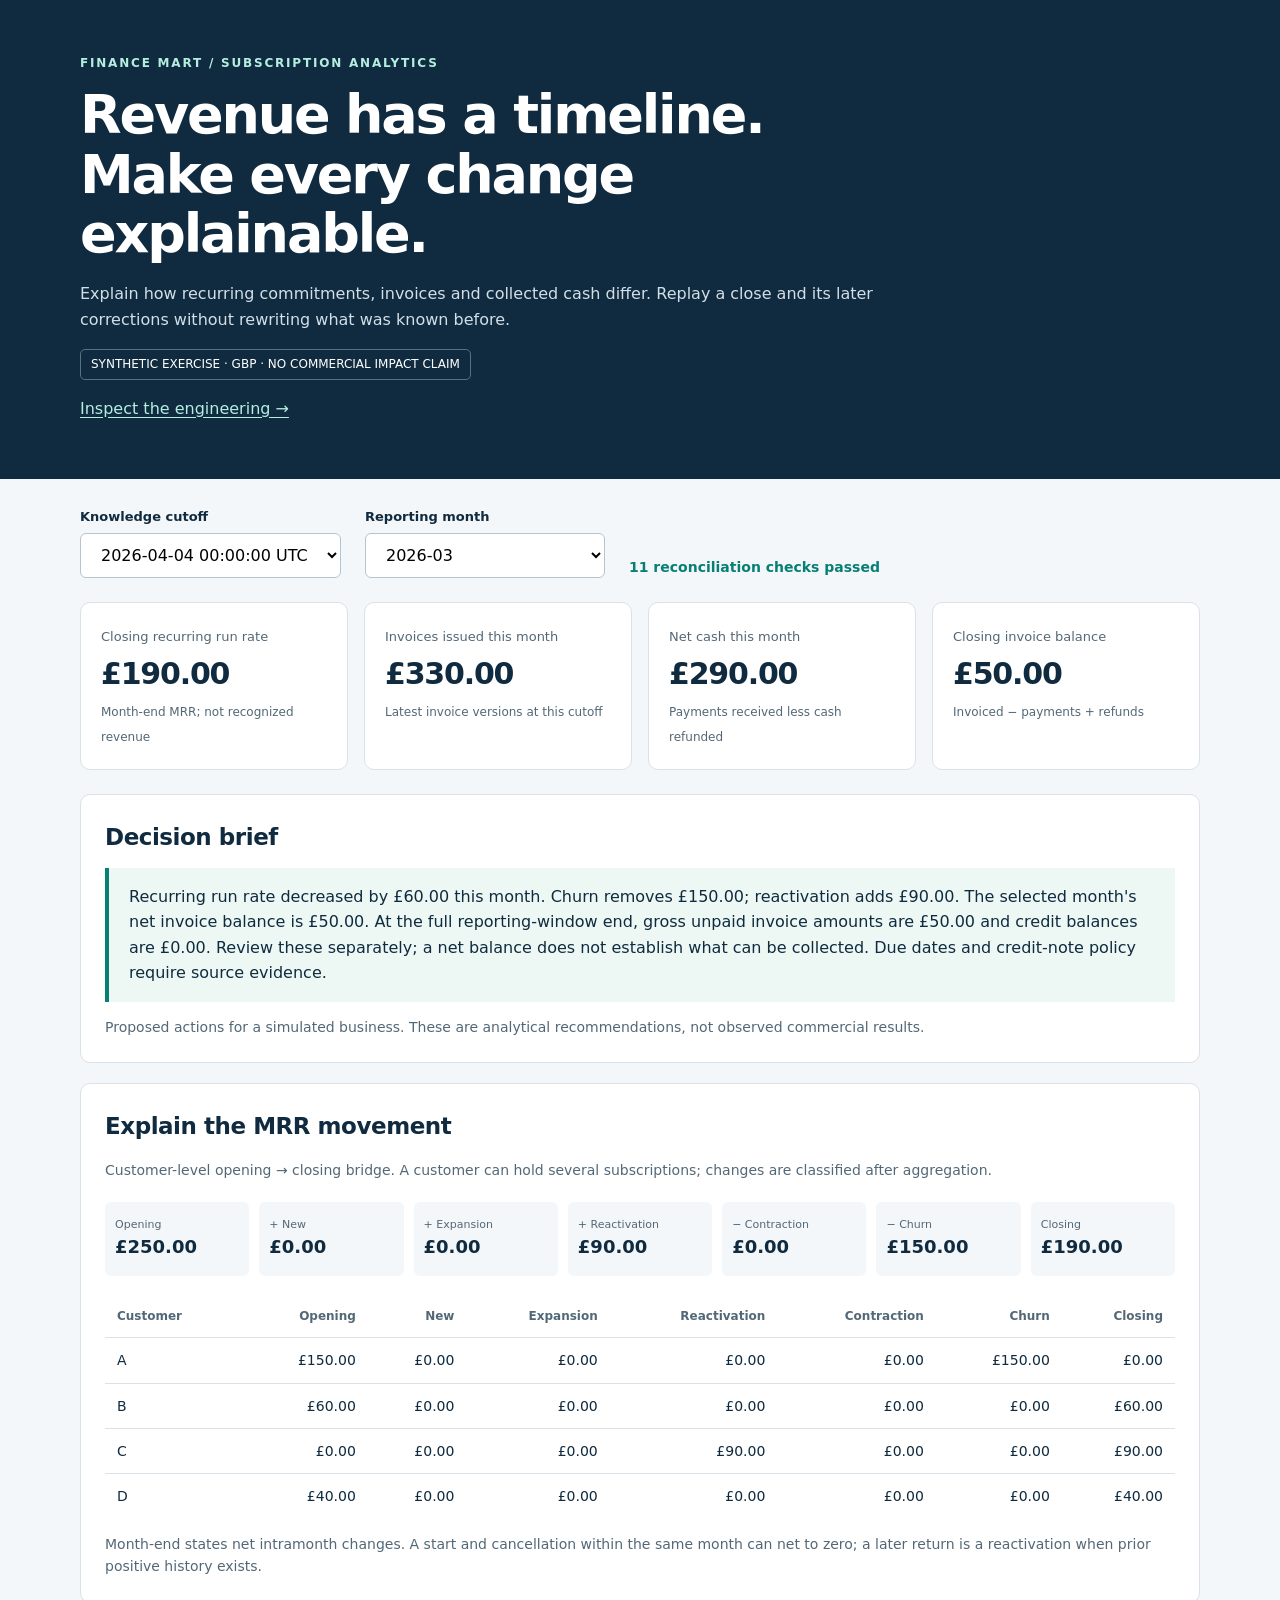
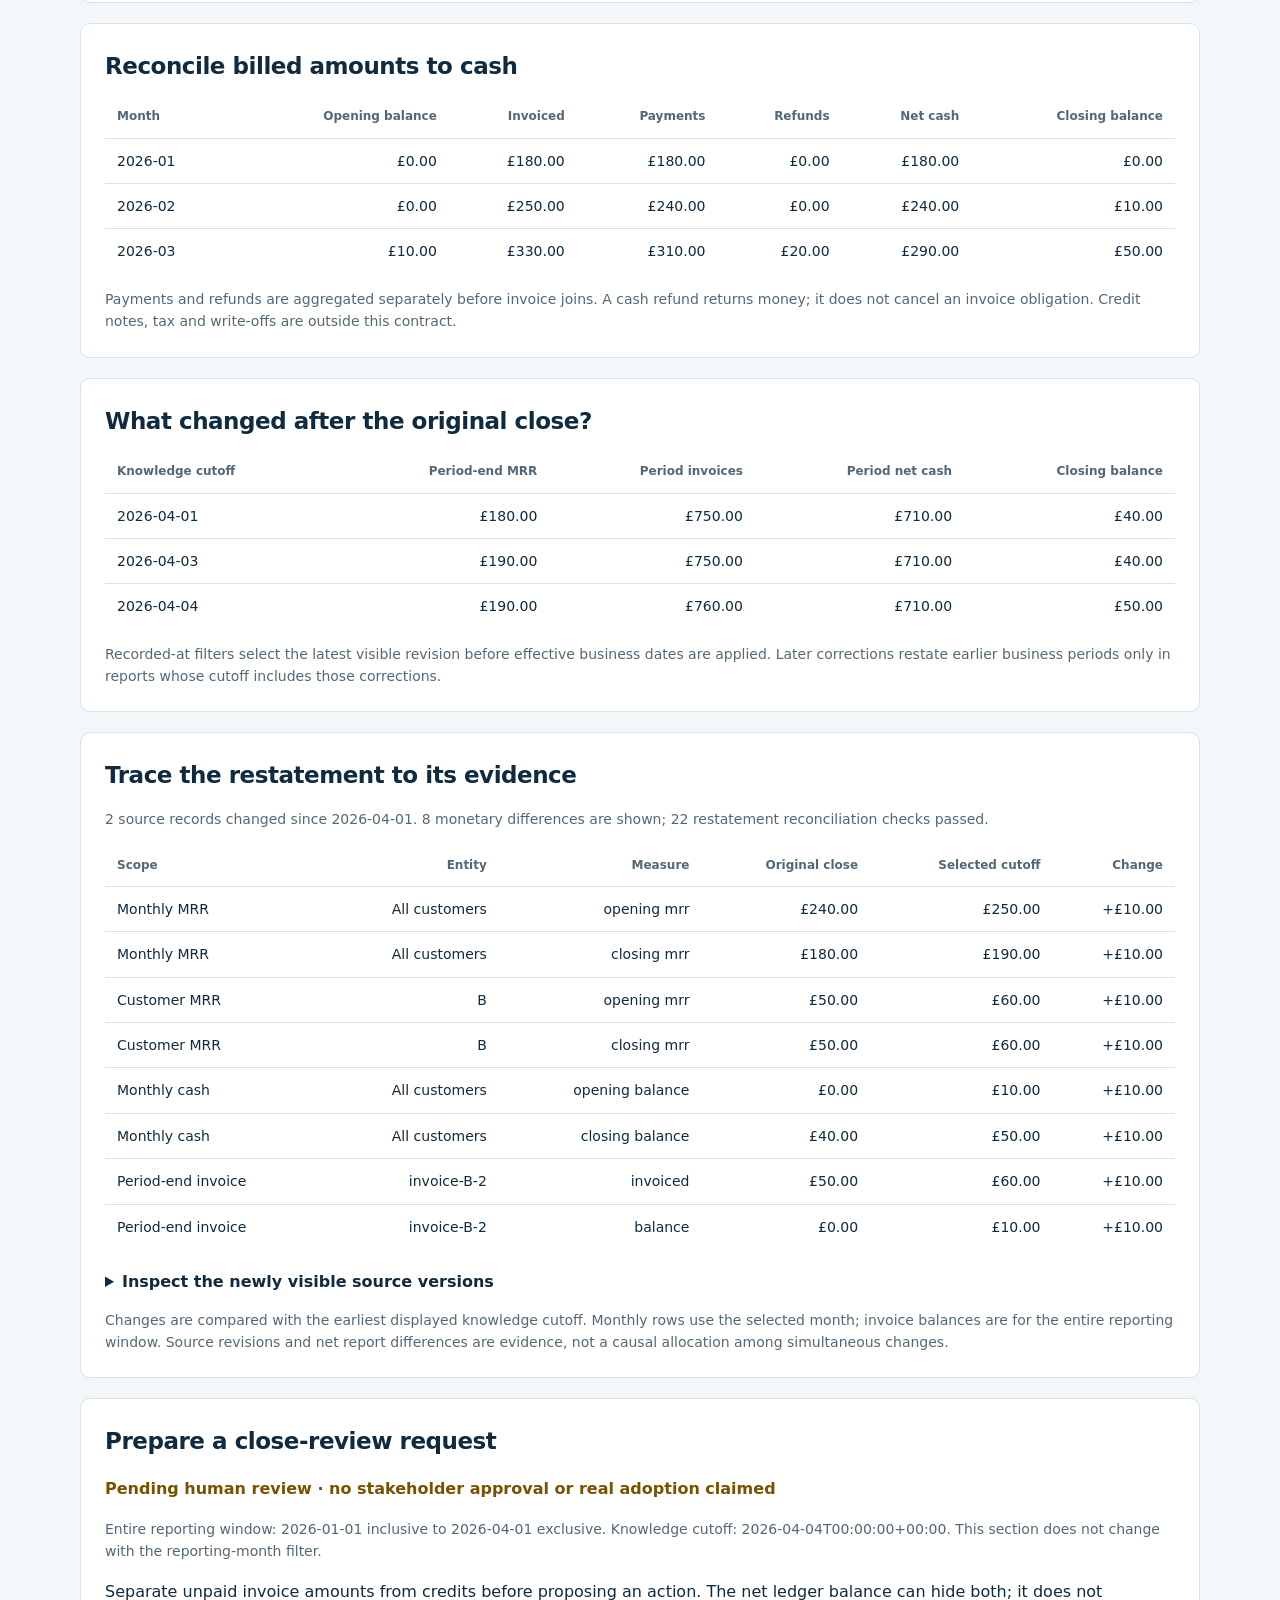
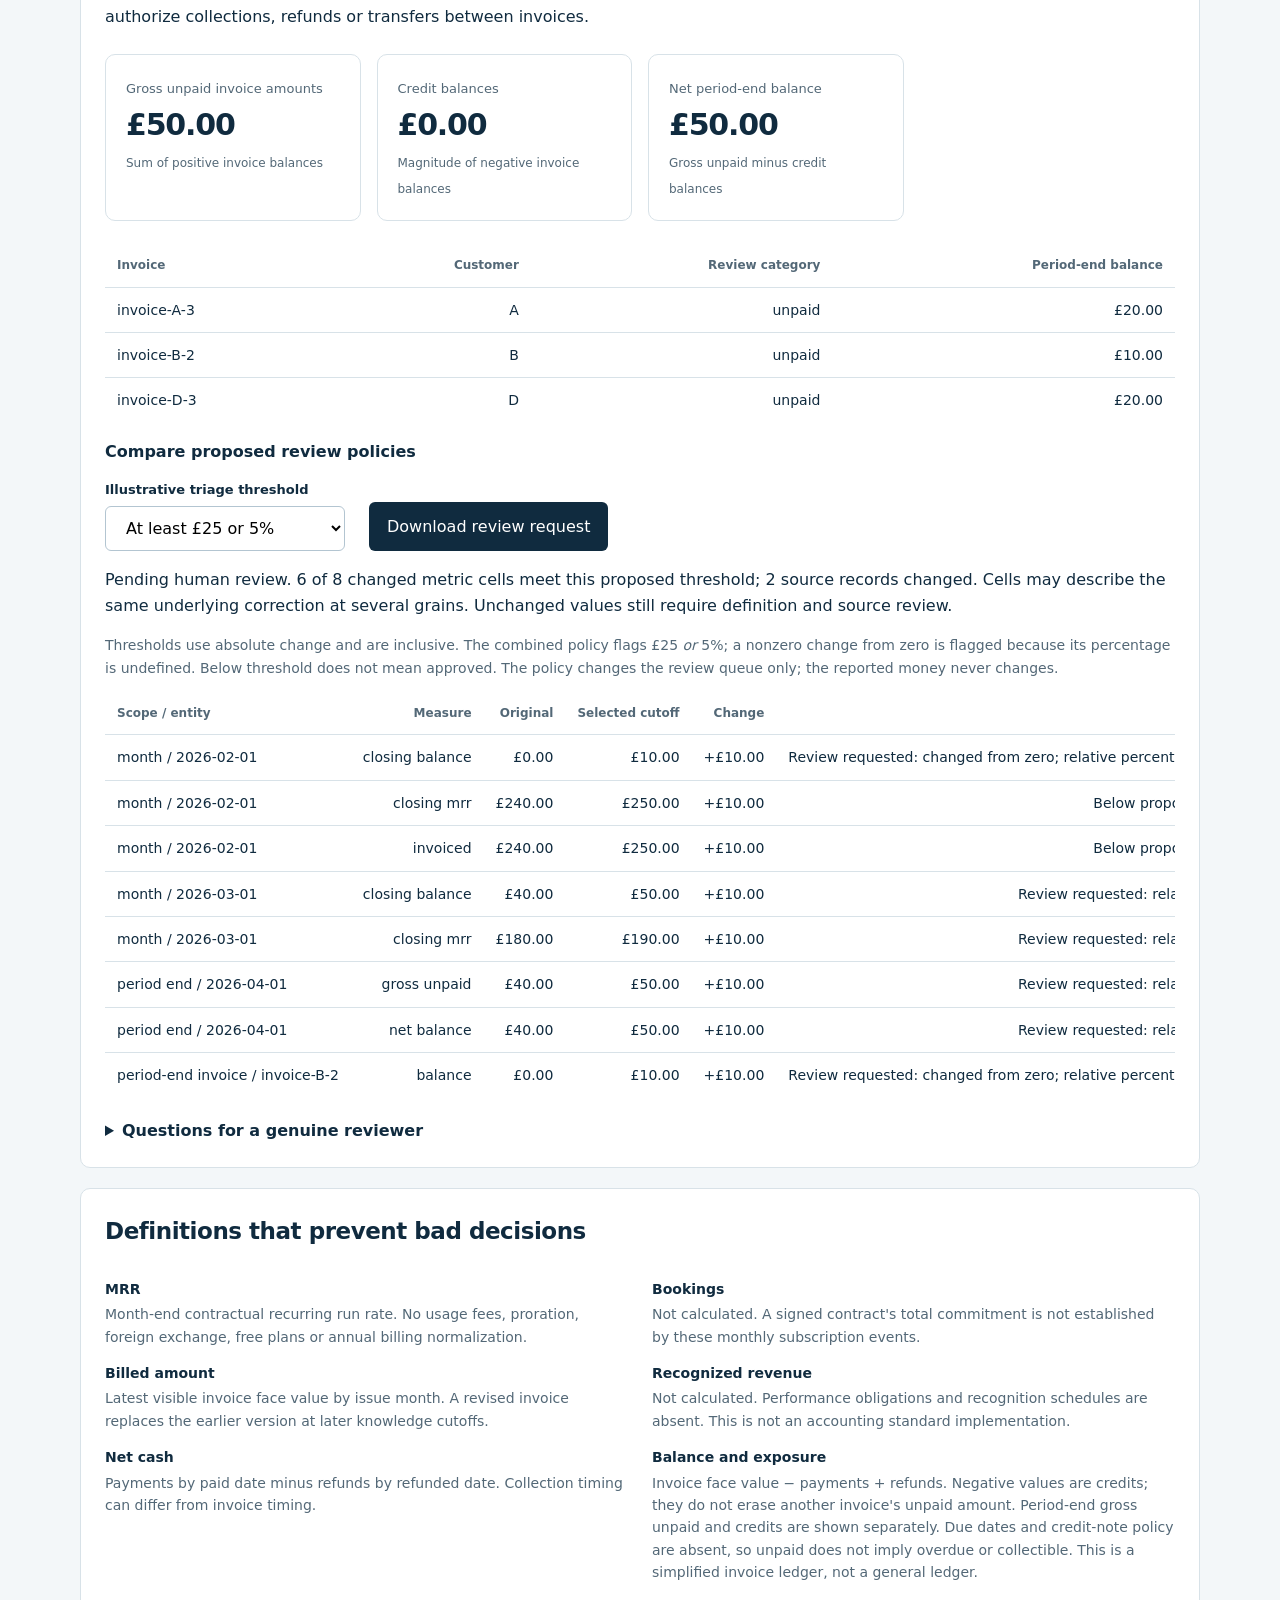
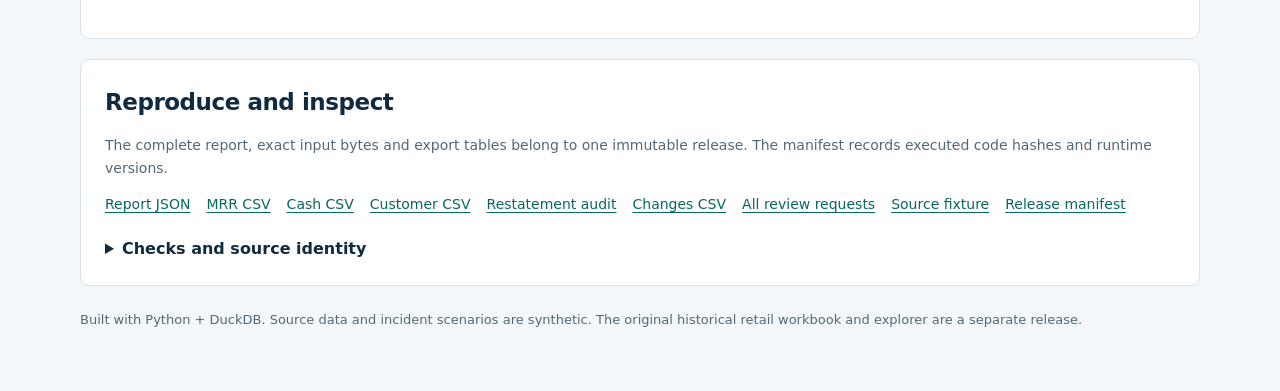
<file: docs/subscriptions/2026-11-13-review/index.html>
<!doctype html>
<html lang="en"><head><meta charset="utf-8"><meta name="viewport" content="width=device-width, initial-scale=1">
<title>Subscription revenue | Finance Mart</title>
<style>
:root{color-scheme:light;--ink:#102b3f;--muted:#536877;--line:#d8e2e8;--accent:#087f74;--paper:#f3f7f9;--red:#b54145}
*{box-sizing:border-box}body{margin:0;background:var(--paper);color:var(--ink);font:16px/1.6 system-ui,sans-serif}
a{color:#08675f;text-underline-offset:3px}header{background:var(--ink);color:white;padding:54px max(24px,calc((100vw - 1120px)/2)) 42px}
header a{color:#b4eee1}.eyebrow{font-size:12px;letter-spacing:.15em;text-transform:uppercase;color:#b4eee1;font-weight:700}
h1{font-size:clamp(32px,5vw,54px);letter-spacing:-.04em;line-height:1.1;margin:12px 0 18px;max-width:850px}
header p{max-width:800px;color:#d2dfe8}.scope{display:inline-block;padding:5px 10px;border:1px solid #547185;border-radius:5px;font-size:12px}
main{max-width:1168px;margin:auto;padding:28px 24px 60px}.toolbar{display:flex;gap:24px;align-items:end;flex-wrap:wrap}
label{display:block;font-size:13px;font-weight:700}select{font:inherit;padding:11px 16px;margin-top:5px;border:1px solid #b3c5d1;background:white;border-radius:6px;min-width:240px}
button{font:inherit;cursor:pointer;border:0;border-radius:6px;padding:12px 18px;background:var(--ink);color:white}button:focus-visible,select:focus-visible,a:focus-visible{outline:3px solid #087f74;outline-offset:3px}.review-cards{grid-template-columns:repeat(3,1fr)}.pending{font-weight:700;color:#795200}.wrap{overflow-wrap:anywhere}
.cards{display:grid;grid-template-columns:repeat(4,1fr);gap:16px;margin:24px 0}.card,section{background:white;border:1px solid var(--line);border-radius:10px}
.card{padding:20px}.card span{color:var(--muted);font-size:13px}.card strong{display:block;font-size:30px;letter-spacing:-.04em;line-height:1.3;margin:5px 0}
.card small{font-size:12px;color:var(--muted)}section{padding:24px;margin-top:20px}h2{font-size:23px;letter-spacing:-.02em;margin:0 0 12px}h3{font-size:16px}
.muted,.note{color:var(--muted);font-size:14px}.note{margin-bottom:0}.decision{border-left:4px solid var(--accent);background:#edf8f4;padding:16px 20px}
.table-wrap{overflow:auto}table{border-collapse:collapse;width:100%;font-size:14px}th,td{padding:11px 12px;border-bottom:1px solid var(--line);text-align:right;white-space:nowrap}
th{font-size:12px;color:var(--muted);font-weight:700}th:first-child,td:first-child{text-align:left}tbody tr:last-child td{border-bottom:0}
.positive{color:var(--accent)}.negative{color:var(--red)}.steps{display:grid;grid-template-columns:repeat(7,1fr);gap:10px;margin:20px 0}.step{padding:14px 10px;background:var(--paper);border-radius:6px;min-width:0}
.step span{display:block;font-size:11px;color:var(--muted)}.step strong{font-size:18px}.downloads{display:flex;gap:16px;flex-wrap:wrap;font-size:14px}
.columns{display:grid;grid-template-columns:1fr 1fr;gap:24px}dt{font-weight:700;font-size:14px}dd{margin:3px 0 14px;color:var(--muted);font-size:14px}
details{margin-top:20px}summary{cursor:pointer;font-weight:600}code{overflow-wrap:anywhere;font-size:12px}.status{color:var(--accent);font-weight:700}footer{color:var(--muted);font-size:13px;margin-top:24px}
@media(max-width:820px){.cards{grid-template-columns:repeat(2,1fr)}.steps{grid-template-columns:repeat(4,1fr)}.columns{grid-template-columns:1fr}}
@media(max-width:450px){header{padding-top:35px}.cards{gap:8px}.card{padding:14px}.card strong{font-size:25px}section{padding:16px}.steps{grid-template-columns:repeat(2,1fr)}select{max-width:100%}}
</style></head><body>
<header><div class="eyebrow">Finance Mart / Subscription analytics</div><h1>Revenue has a timeline.<br>Make every change explainable.</h1>
<p>Explain how recurring commitments, invoices and collected cash differ. Replay a close and its later corrections without rewriting what was known before.</p>
<span class="scope">SYNTHETIC EXERCISE · GBP · NO COMMERCIAL IMPACT CLAIM</span>
<p><a href="https://github.com/VasilenData/ecommerce-finance-mart/blob/main/docs/SUBSCRIPTIONS.md">Inspect the engineering →</a></p></header>
<main><div class="toolbar"><div><label for="scenario">Knowledge cutoff</label><select id="scenario"></select></div>
<div><label for="month">Reporting month</label><select id="month"></select></div><div class="muted" id="checks" aria-live="polite"></div></div>
<div class="cards" aria-live="polite"><div class="card"><span>Closing recurring run rate</span><strong id="mrr"></strong><small>Month-end MRR; not recognized revenue</small></div>
<div class="card"><span>Invoices issued this month</span><strong id="billed"></strong><small>Latest invoice versions at this cutoff</small></div>
<div class="card"><span>Net cash this month</span><strong id="cash"></strong><small>Payments received less cash refunded</small></div>
<div class="card"><span>Closing invoice balance</span><strong id="balance"></strong><small>Invoiced − payments + refunds</small></div></div>
<section><h2>Decision brief</h2><div class="decision" id="decision"></div><p class="note">Proposed actions for a simulated business. These are analytical recommendations, not observed commercial results.</p></section>
<section><h2>Explain the MRR movement</h2><p class="muted">Customer-level opening → closing bridge. A customer can hold several subscriptions; changes are classified after aggregation.</p>
<div class="steps" id="bridge"></div><div class="table-wrap"><table><thead><tr><th>Customer</th><th>Opening</th><th>New</th><th>Expansion</th><th>Reactivation</th><th>Contraction</th><th>Churn</th><th>Closing</th></tr></thead><tbody id="customers"></tbody></table></div>
<p class="note">Month-end states net intramonth changes. A start and cancellation within the same month can net to zero; a later return is a reactivation when prior positive history exists.</p></section>
<section><h2>Reconcile billed amounts to cash</h2><div class="table-wrap"><table><thead><tr><th>Month</th><th>Opening balance</th><th>Invoiced</th><th>Payments</th><th>Refunds</th><th>Net cash</th><th>Closing balance</th></tr></thead><tbody id="cash-table"></tbody></table></div>
<p class="note">Payments and refunds are aggregated separately before invoice joins. A cash refund returns money; it does not cancel an invoice obligation. Credit notes, tax and write-offs are outside this contract.</p></section>
<section><h2>What changed after the original close?</h2><div class="table-wrap"><table><thead><tr><th>Knowledge cutoff</th><th>Period-end MRR</th><th>Period invoices</th><th>Period net cash</th><th>Closing balance</th></tr></thead><tbody id="comparisons"></tbody></table></div>
<p class="note">Recorded-at filters select the latest visible revision before effective business dates are applied. Later corrections restate earlier business periods only in reports whose cutoff includes those corrections.</p></section>
<section><h2>Trace the restatement to its evidence</h2><p class="muted" id="audit-summary" aria-live="polite"></p>
<div class="table-wrap"><table><thead><tr><th>Scope</th><th>Entity</th><th>Measure</th><th>Original close</th><th>Selected cutoff</th><th>Change</th></tr></thead><tbody id="audit-deltas"></tbody></table></div>
<details><summary>Inspect the newly visible source versions</summary><ul id="audit-sources"></ul></details>
<p class="note">Changes are compared with the earliest displayed knowledge cutoff. Monthly rows use the selected month; invoice balances are for the entire reporting window. Source revisions and net report differences are evidence, not a causal allocation among simultaneous changes.</p></section>
<section aria-labelledby="review-title"><h2 id="review-title">Prepare a close-review request</h2><p class="pending">Pending human review · no stakeholder approval or real adoption claimed</p>
<p class="muted" id="review-window"></p><p>Separate unpaid invoice amounts from credits before proposing an action. The net ledger balance can hide both; it does not authorize collections, refunds or transfers between invoices.</p>
<div class="cards review-cards"><div class="card"><span>Gross unpaid invoice amounts</span><strong id="unpaid"></strong><small>Sum of positive invoice balances</small></div><div class="card"><span>Credit balances</span><strong id="credits"></strong><small>Magnitude of negative invoice balances</small></div><div class="card"><span>Net period-end balance</span><strong id="exposure-net"></strong><small>Gross unpaid minus credit balances</small></div></div>
<div class="table-wrap"><table><thead><tr><th>Invoice</th><th>Customer</th><th>Review category</th><th>Period-end balance</th></tr></thead><tbody id="exposure-invoices"></tbody></table></div>
<h3>Compare proposed review policies</h3><div class="toolbar"><div><label for="review-policy">Illustrative triage threshold</label><select id="review-policy"><option value="every-change">Every changed penny</option><option value="absolute-25">At least £25</option><option value="absolute-25-or-5pct">At least £25 or 5%</option></select></div><button id="download-review" type="button">Download review request</button></div>
<p id="review-summary" aria-live="polite"></p><p class="muted">Thresholds use absolute change and are inclusive. The combined policy flags £25 <em>or</em> 5%; a nonzero change from zero is flagged because its percentage is undefined. Below threshold does not mean approved. The policy changes the review queue only; the reported money never changes.</p>
<div class="table-wrap"><table><thead><tr><th>Scope / entity</th><th>Measure</th><th>Original</th><th>Selected cutoff</th><th>Change</th><th>Triage</th></tr></thead><tbody id="review-changes"></tbody></table></div>
<details><summary>Questions for a genuine reviewer</summary><ol id="review-questions"></ol><p class="muted">Download the source-bound request and share it with a reviewer yourself. Record their actual challenges and your response in a separate feedback record. A generated request or a passed test is not evidence of collaboration.</p><p><a href="https://github.com/VasilenData/ecommerce-finance-mart/blob/main/docs/STAKEHOLDER_REVIEW.md">Reviewer worksheet and change workflow →</a></p><p class="wrap"><code id="request-identity"></code></p></details></section>
<section><h2>Definitions that prevent bad decisions</h2><div class="columns"><dl><dt>MRR</dt><dd>Month-end contractual recurring run rate. No usage fees, proration, foreign exchange, free plans or annual billing normalization.</dd>
<dt>Billed amount</dt><dd>Latest visible invoice face value by issue month. A revised invoice replaces the earlier version at later knowledge cutoffs.</dd>
<dt>Net cash</dt><dd>Payments by paid date minus refunds by refunded date. Collection timing can differ from invoice timing.</dd></dl>
<dl><dt>Bookings</dt><dd>Not calculated. A signed contract's total commitment is not established by these monthly subscription events.</dd>
<dt>Recognized revenue</dt><dd>Not calculated. Performance obligations and recognition schedules are absent. This is not an accounting standard implementation.</dd>
<dt>Balance and exposure</dt><dd>Invoice face value − payments + refunds. Negative values are credits; they do not erase another invoice's unpaid amount. Period-end gross unpaid and credits are shown separately. Due dates and credit-note policy are absent, so unpaid does not imply overdue or collectible. This is a simplified invoice ledger, not a general ledger.</dd></dl></div></section>
<section><h2>Reproduce and inspect</h2><p class="muted">The complete report, exact input bytes and export tables belong to one immutable release. The manifest records executed code hashes and runtime versions.</p>
<div class="downloads"><a href="report.json" download>Report JSON</a><a href="monthly_mrr_bridge.csv" download>MRR CSV</a><a href="monthly_cash_bridge.csv" download>Cash CSV</a><a href="customer_mrr_bridge.csv" download>Customer CSV</a><a href="restatements.json" download>Restatement audit</a><a href="restatement_deltas.csv" download>Changes CSV</a><a href="review_requests.json" download>All review requests</a><a href="source.json" download>Source fixture</a><a href="manifest.json" download>Release manifest</a></div>
<details><summary>Checks and source identity</summary><p id="source-hash"></p><ul id="check-list"></ul></details></section>
<footer>Built with Python + DuckDB. Source data and incident scenarios are synthetic. The original historical retail workbook and explorer are a separate release.</footer>
</main><script id="report-data" type="application/json">{"schema_version": 1, "scope": "Synthetic subscription analytics exercise; not commercial operating evidence.", "source_sha256": "98b5e1f2c5ce74fa6473bb161b182d227b58198b43485e6e3b4cfc60468876a0", "reports": [{"knowledge_cutoff": "2026-04-01T00:00:00+00:00", "period_start": "2026-01-01", "period_end": "2026-04-01", "currency": "GBP", "unit": "integer pence", "scope": "synthetic", "selected_source_records": {"subscription_changes": 11, "invoices": 9, "payments": 10, "refunds": 1}, "monthly_mrr_bridge": [{"month": "2026-01-01", "opening_mrr_cents": 0, "new_mrr_cents": 18000, "expansion_mrr_cents": 0, "reactivation_mrr_cents": 0, "contraction_mrr_cents": 0, "churn_mrr_cents": 0, "closing_mrr_cents": 18000}, {"month": "2026-02-01", "opening_mrr_cents": 18000, "new_mrr_cents": 4000, "expansion_mrr_cents": 5000, "reactivation_mrr_cents": 0, "contraction_mrr_cents": 3000, "churn_mrr_cents": 0, "closing_mrr_cents": 24000}, {"month": "2026-03-01", "opening_mrr_cents": 24000, "new_mrr_cents": 0, "expansion_mrr_cents": 0, "reactivation_mrr_cents": 9000, "contraction_mrr_cents": 0, "churn_mrr_cents": 15000, "closing_mrr_cents": 18000}], "customer_mrr_bridge": [{"month": "2026-01-01", "customer_id": "A", "opening_mrr_cents": 0, "closing_mrr_cents": 10000, "previously_paying": false, "new_mrr_cents": 10000, "reactivation_mrr_cents": 0, "expansion_mrr_cents": 0, "contraction_mrr_cents": 0, "churn_mrr_cents": 0}, {"month": "2026-01-01", "customer_id": "B", "opening_mrr_cents": 0, "closing_mrr_cents": 8000, "previously_paying": false, "new_mrr_cents": 8000, "reactivation_mrr_cents": 0, "expansion_mrr_cents": 0, "contraction_mrr_cents": 0, "churn_mrr_cents": 0}, {"month": "2026-01-01", "customer_id": "C", "opening_mrr_cents": 0, "closing_mrr_cents": 0, "previously_paying": false, "new_mrr_cents": 0, "reactivation_mrr_cents": 0, "expansion_mrr_cents": 0, "contraction_mrr_cents": 0, "churn_mrr_cents": 0}, {"month": "2026-01-01", "customer_id": "D", "opening_mrr_cents": 0, "closing_mrr_cents": 0, "previously_paying": false, "new_mrr_cents": 0, "reactivation_mrr_cents": 0, "expansion_mrr_cents": 0, "contraction_mrr_cents": 0, "churn_mrr_cents": 0}, {"month": "2026-02-01", "customer_id": "A", "opening_mrr_cents": 10000, "closing_mrr_cents": 15000, "previously_paying": true, "new_mrr_cents": 0, "reactivation_mrr_cents": 0, "expansion_mrr_cents": 5000, "contraction_mrr_cents": 0, "churn_mrr_cents": 0}, {"month": "2026-02-01", "customer_id": "B", "opening_mrr_cents": 8000, "closing_mrr_cents": 5000, "previously_paying": true, "new_mrr_cents": 0, "reactivation_mrr_cents": 0, "expansion_mrr_cents": 0, "contraction_mrr_cents": 3000, "churn_mrr_cents": 0}, {"month": "2026-02-01", "customer_id": "C", "opening_mrr_cents": 0, "closing_mrr_cents": 0, "previously_paying": false, "new_mrr_cents": 0, "reactivation_mrr_cents": 0, "expansion_mrr_cents": 0, "contraction_mrr_cents": 0, "churn_mrr_cents": 0}, {"month": "2026-02-01", "customer_id": "D", "opening_mrr_cents": 0, "closing_mrr_cents": 4000, "previously_paying": false, "new_mrr_cents": 4000, "reactivation_mrr_cents": 0, "expansion_mrr_cents": 0, "contraction_mrr_cents": 0, "churn_mrr_cents": 0}, {"month": "2026-03-01", "customer_id": "A", "opening_mrr_cents": 15000, "closing_mrr_cents": 0, "previously_paying": true, "new_mrr_cents": 0, "reactivation_mrr_cents": 0, "expansion_mrr_cents": 0, "contraction_mrr_cents": 0, "churn_mrr_cents": 15000}, {"month": "2026-03-01", "customer_id": "B", "opening_mrr_cents": 5000, "closing_mrr_cents": 5000, "previously_paying": true, "new_mrr_cents": 0, "reactivation_mrr_cents": 0, "expansion_mrr_cents": 0, "contraction_mrr_cents": 0, "churn_mrr_cents": 0}, {"month": "2026-03-01", "customer_id": "C", "opening_mrr_cents": 0, "closing_mrr_cents": 9000, "previously_paying": true, "new_mrr_cents": 0, "reactivation_mrr_cents": 9000, "expansion_mrr_cents": 0, "contraction_mrr_cents": 0, "churn_mrr_cents": 0}, {"month": "2026-03-01", "customer_id": "D", "opening_mrr_cents": 4000, "closing_mrr_cents": 4000, "previously_paying": true, "new_mrr_cents": 0, "reactivation_mrr_cents": 0, "expansion_mrr_cents": 0, "contraction_mrr_cents": 0, "churn_mrr_cents": 0}], "monthly_cash_bridge": [{"month": "2026-01-01", "opening_balance_cents": 0, "invoiced_cents": 18000, "paid_cents": 18000, "refunded_cents": 0, "net_cash_cents": 18000, "closing_balance_cents": 0}, {"month": "2026-02-01", "opening_balance_cents": 0, "invoiced_cents": 24000, "paid_cents": 24000, "refunded_cents": 0, "net_cash_cents": 24000, "closing_balance_cents": 0}, {"month": "2026-03-01", "opening_balance_cents": 0, "invoiced_cents": 33000, "paid_cents": 31000, "refunded_cents": 2000, "net_cash_cents": 29000, "closing_balance_cents": 4000}], "invoice_balances": [{"invoice_id": "invoice-A-1", "customer_id": "A", "invoiced_cents": 10000, "paid_cents": 10000, "refunded_cents": 0, "balance_cents": 0}, {"invoice_id": "invoice-A-2", "customer_id": "A", "invoiced_cents": 15000, "paid_cents": 15000, "refunded_cents": 0, "balance_cents": 0}, {"invoice_id": "invoice-A-3", "customer_id": "A", "invoiced_cents": 15000, "paid_cents": 15000, "refunded_cents": 2000, "balance_cents": 2000}, {"invoice_id": "invoice-B-1", "customer_id": "B", "invoiced_cents": 8000, "paid_cents": 8000, "refunded_cents": 0, "balance_cents": 0}, {"invoice_id": "invoice-B-2", "customer_id": "B", "invoiced_cents": 5000, "paid_cents": 5000, "refunded_cents": 0, "balance_cents": 0}, {"invoice_id": "invoice-B-3", "customer_id": "B", "invoiced_cents": 5000, "paid_cents": 5000, "refunded_cents": 0, "balance_cents": 0}, {"invoice_id": "invoice-C-3", "customer_id": "C", "invoiced_cents": 9000, "paid_cents": 9000, "refunded_cents": 0, "balance_cents": 0}, {"invoice_id": "invoice-D-2", "customer_id": "D", "invoiced_cents": 4000, "paid_cents": 4000, "refunded_cents": 0, "balance_cents": 0}, {"invoice_id": "invoice-D-3", "customer_id": "D", "invoiced_cents": 4000, "paid_cents": 2000, "refunded_cents": 0, "balance_cents": 2000}], "subscription_intervals": [{"record_id": "a-start", "revision": 1, "recorded_at": "2026-01-01 12:00:00+00", "subscription_id": "sub-a", "customer_id": "A", "effective_date": "2026-01-01", "status": "active", "monthly_amount_cents": 10000, "valid_to": "2026-02-10"}, {"record_id": "a-expand", "revision": 1, "recorded_at": "2026-02-10 12:00:00+00", "subscription_id": "sub-a", "customer_id": "A", "effective_date": "2026-02-10", "status": "active", "monthly_amount_cents": 15000, "valid_to": "2026-03-15"}, {"record_id": "a-end", "revision": 1, "recorded_at": "2026-03-15 12:00:00+00", "subscription_id": "sub-a", "customer_id": "A", "effective_date": "2026-03-15", "status": "cancelled", "monthly_amount_cents": 0, "valid_to": null}, {"record_id": "a-extra", "revision": 1, "recorded_at": "2026-01-01 12:00:00+00", "subscription_id": "sub-a2", "customer_id": "A", "effective_date": "2026-01-01", "status": "active", "monthly_amount_cents": 2000, "valid_to": "2026-01-20"}, {"record_id": "a-extra-end", "revision": 1, "recorded_at": "2026-01-20 12:00:00+00", "subscription_id": "sub-a2", "customer_id": "A", "effective_date": "2026-01-20", "status": "cancelled", "monthly_amount_cents": 0, "valid_to": null}, {"record_id": "b-start", "revision": 1, "recorded_at": "2026-01-01 12:00:00+00", "subscription_id": "sub-b", "customer_id": "B", "effective_date": "2026-01-01", "status": "active", "monthly_amount_cents": 8000, "valid_to": "2026-02-05"}, {"record_id": "b-contract", "revision": 1, "recorded_at": "2026-02-05 12:00:00+00", "subscription_id": "sub-b", "customer_id": "B", "effective_date": "2026-02-05", "status": "active", "monthly_amount_cents": 5000, "valid_to": null}, {"record_id": "c-start", "revision": 1, "recorded_at": "2026-02-01 12:00:00+00", "subscription_id": "sub-c", "customer_id": "C", "effective_date": "2026-02-01", "status": "active", "monthly_amount_cents": 7000, "valid_to": "2026-02-20"}, {"record_id": "c-end", "revision": 1, "recorded_at": "2026-02-20 12:00:00+00", "subscription_id": "sub-c", "customer_id": "C", "effective_date": "2026-02-20", "status": "cancelled", "monthly_amount_cents": 0, "valid_to": "2026-03-02"}, {"record_id": "c-return", "revision": 1, "recorded_at": "2026-03-02 12:00:00+00", "subscription_id": "sub-c", "customer_id": "C", "effective_date": "2026-03-02", "status": "active", "monthly_amount_cents": 9000, "valid_to": null}, {"record_id": "d-start", "revision": 1, "recorded_at": "2026-02-01 12:00:00+00", "subscription_id": "sub-d", "customer_id": "D", "effective_date": "2026-02-01", "status": "active", "monthly_amount_cents": 4000, "valid_to": null}], "checks": [{"check": "monthly_mrr_bridge: bridge identity violations", "passed": true, "actual": 0, "expected": 0}, {"check": "monthly_mrr_bridge: unique grain", "passed": true, "actual": 3, "expected": 3}, {"check": "customer_mrr_bridge: bridge identity violations", "passed": true, "actual": 0, "expected": 0}, {"check": "customer_mrr_bridge: unique grain", "passed": true, "actual": 12, "expected": 12}, {"check": "monthly_cash_bridge: balance identity violations", "passed": true, "actual": 0, "expected": 0}, {"check": "invoices: monthly totals versus selected source", "passed": true, "actual": 75000, "expected": 75000}, {"check": "payments: monthly totals versus selected source", "passed": true, "actual": 73000, "expected": 73000}, {"check": "refunds: monthly totals versus selected source", "passed": true, "actual": 2000, "expected": 2000}, {"check": "invoice balances versus closing cash bridge", "passed": true, "actual": 4000, "expected": 4000}, {"check": "invoice balances: unique grain", "passed": true, "actual": 9, "expected": 9}, {"check": "closing MRR versus latest source states", "passed": true, "actual": 18000, "expected": 18000}]}, {"knowledge_cutoff": "2026-04-03T00:00:00+00:00", "period_start": "2026-01-01", "period_end": "2026-04-01", "currency": "GBP", "unit": "integer pence", "scope": "synthetic", "selected_source_records": {"subscription_changes": 11, "invoices": 9, "payments": 10, "refunds": 1}, "monthly_mrr_bridge": [{"month": "2026-01-01", "opening_mrr_cents": 0, "new_mrr_cents": 18000, "expansion_mrr_cents": 0, "reactivation_mrr_cents": 0, "contraction_mrr_cents": 0, "churn_mrr_cents": 0, "closing_mrr_cents": 18000}, {"month": "2026-02-01", "opening_mrr_cents": 18000, "new_mrr_cents": 4000, "expansion_mrr_cents": 5000, "reactivation_mrr_cents": 0, "contraction_mrr_cents": 2000, "churn_mrr_cents": 0, "closing_mrr_cents": 25000}, {"month": "2026-03-01", "opening_mrr_cents": 25000, "new_mrr_cents": 0, "expansion_mrr_cents": 0, "reactivation_mrr_cents": 9000, "contraction_mrr_cents": 0, "churn_mrr_cents": 15000, "closing_mrr_cents": 19000}], "customer_mrr_bridge": [{"month": "2026-01-01", "customer_id": "A", "opening_mrr_cents": 0, "closing_mrr_cents": 10000, "previously_paying": false, "new_mrr_cents": 10000, "reactivation_mrr_cents": 0, "expansion_mrr_cents": 0, "contraction_mrr_cents": 0, "churn_mrr_cents": 0}, {"month": "2026-01-01", "customer_id": "B", "opening_mrr_cents": 0, "closing_mrr_cents": 8000, "previously_paying": false, "new_mrr_cents": 8000, "reactivation_mrr_cents": 0, "expansion_mrr_cents": 0, "contraction_mrr_cents": 0, "churn_mrr_cents": 0}, {"month": "2026-01-01", "customer_id": "C", "opening_mrr_cents": 0, "closing_mrr_cents": 0, "previously_paying": false, "new_mrr_cents": 0, "reactivation_mrr_cents": 0, "expansion_mrr_cents": 0, "contraction_mrr_cents": 0, "churn_mrr_cents": 0}, {"month": "2026-01-01", "customer_id": "D", "opening_mrr_cents": 0, "closing_mrr_cents": 0, "previously_paying": false, "new_mrr_cents": 0, "reactivation_mrr_cents": 0, "expansion_mrr_cents": 0, "contraction_mrr_cents": 0, "churn_mrr_cents": 0}, {"month": "2026-02-01", "customer_id": "A", "opening_mrr_cents": 10000, "closing_mrr_cents": 15000, "previously_paying": true, "new_mrr_cents": 0, "reactivation_mrr_cents": 0, "expansion_mrr_cents": 5000, "contraction_mrr_cents": 0, "churn_mrr_cents": 0}, {"month": "2026-02-01", "customer_id": "B", "opening_mrr_cents": 8000, "closing_mrr_cents": 6000, "previously_paying": true, "new_mrr_cents": 0, "reactivation_mrr_cents": 0, "expansion_mrr_cents": 0, "contraction_mrr_cents": 2000, "churn_mrr_cents": 0}, {"month": "2026-02-01", "customer_id": "C", "opening_mrr_cents": 0, "closing_mrr_cents": 0, "previously_paying": false, "new_mrr_cents": 0, "reactivation_mrr_cents": 0, "expansion_mrr_cents": 0, "contraction_mrr_cents": 0, "churn_mrr_cents": 0}, {"month": "2026-02-01", "customer_id": "D", "opening_mrr_cents": 0, "closing_mrr_cents": 4000, "previously_paying": false, "new_mrr_cents": 4000, "reactivation_mrr_cents": 0, "expansion_mrr_cents": 0, "contraction_mrr_cents": 0, "churn_mrr_cents": 0}, {"month": "2026-03-01", "customer_id": "A", "opening_mrr_cents": 15000, "closing_mrr_cents": 0, "previously_paying": true, "new_mrr_cents": 0, "reactivation_mrr_cents": 0, "expansion_mrr_cents": 0, "contraction_mrr_cents": 0, "churn_mrr_cents": 15000}, {"month": "2026-03-01", "customer_id": "B", "opening_mrr_cents": 6000, "closing_mrr_cents": 6000, "previously_paying": true, "new_mrr_cents": 0, "reactivation_mrr_cents": 0, "expansion_mrr_cents": 0, "contraction_mrr_cents": 0, "churn_mrr_cents": 0}, {"month": "2026-03-01", "customer_id": "C", "opening_mrr_cents": 0, "closing_mrr_cents": 9000, "previously_paying": true, "new_mrr_cents": 0, "reactivation_mrr_cents": 9000, "expansion_mrr_cents": 0, "contraction_mrr_cents": 0, "churn_mrr_cents": 0}, {"month": "2026-03-01", "customer_id": "D", "opening_mrr_cents": 4000, "closing_mrr_cents": 4000, "previously_paying": true, "new_mrr_cents": 0, "reactivation_mrr_cents": 0, "expansion_mrr_cents": 0, "contraction_mrr_cents": 0, "churn_mrr_cents": 0}], "monthly_cash_bridge": [{"month": "2026-01-01", "opening_balance_cents": 0, "invoiced_cents": 18000, "paid_cents": 18000, "refunded_cents": 0, "net_cash_cents": 18000, "closing_balance_cents": 0}, {"month": "2026-02-01", "opening_balance_cents": 0, "invoiced_cents": 24000, "paid_cents": 24000, "refunded_cents": 0, "net_cash_cents": 24000, "closing_balance_cents": 0}, {"month": "2026-03-01", "opening_balance_cents": 0, "invoiced_cents": 33000, "paid_cents": 31000, "refunded_cents": 2000, "net_cash_cents": 29000, "closing_balance_cents": 4000}], "invoice_balances": [{"invoice_id": "invoice-A-1", "customer_id": "A", "invoiced_cents": 10000, "paid_cents": 10000, "refunded_cents": 0, "balance_cents": 0}, {"invoice_id": "invoice-A-2", "customer_id": "A", "invoiced_cents": 15000, "paid_cents": 15000, "refunded_cents": 0, "balance_cents": 0}, {"invoice_id": "invoice-A-3", "customer_id": "A", "invoiced_cents": 15000, "paid_cents": 15000, "refunded_cents": 2000, "balance_cents": 2000}, {"invoice_id": "invoice-B-1", "customer_id": "B", "invoiced_cents": 8000, "paid_cents": 8000, "refunded_cents": 0, "balance_cents": 0}, {"invoice_id": "invoice-B-2", "customer_id": "B", "invoiced_cents": 5000, "paid_cents": 5000, "refunded_cents": 0, "balance_cents": 0}, {"invoice_id": "invoice-B-3", "customer_id": "B", "invoiced_cents": 5000, "paid_cents": 5000, "refunded_cents": 0, "balance_cents": 0}, {"invoice_id": "invoice-C-3", "customer_id": "C", "invoiced_cents": 9000, "paid_cents": 9000, "refunded_cents": 0, "balance_cents": 0}, {"invoice_id": "invoice-D-2", "customer_id": "D", "invoiced_cents": 4000, "paid_cents": 4000, "refunded_cents": 0, "balance_cents": 0}, {"invoice_id": "invoice-D-3", "customer_id": "D", "invoiced_cents": 4000, "paid_cents": 2000, "refunded_cents": 0, "balance_cents": 2000}], "subscription_intervals": [{"record_id": "a-start", "revision": 1, "recorded_at": "2026-01-01 12:00:00+00", "subscription_id": "sub-a", "customer_id": "A", "effective_date": "2026-01-01", "status": "active", "monthly_amount_cents": 10000, "valid_to": "2026-02-10"}, {"record_id": "a-expand", "revision": 1, "recorded_at": "2026-02-10 12:00:00+00", "subscription_id": "sub-a", "customer_id": "A", "effective_date": "2026-02-10", "status": "active", "monthly_amount_cents": 15000, "valid_to": "2026-03-15"}, {"record_id": "a-end", "revision": 1, "recorded_at": "2026-03-15 12:00:00+00", "subscription_id": "sub-a", "customer_id": "A", "effective_date": "2026-03-15", "status": "cancelled", "monthly_amount_cents": 0, "valid_to": null}, {"record_id": "a-extra", "revision": 1, "recorded_at": "2026-01-01 12:00:00+00", "subscription_id": "sub-a2", "customer_id": "A", "effective_date": "2026-01-01", "status": "active", "monthly_amount_cents": 2000, "valid_to": "2026-01-20"}, {"record_id": "a-extra-end", "revision": 1, "recorded_at": "2026-01-20 12:00:00+00", "subscription_id": "sub-a2", "customer_id": "A", "effective_date": "2026-01-20", "status": "cancelled", "monthly_amount_cents": 0, "valid_to": null}, {"record_id": "b-start", "revision": 1, "recorded_at": "2026-01-01 12:00:00+00", "subscription_id": "sub-b", "customer_id": "B", "effective_date": "2026-01-01", "status": "active", "monthly_amount_cents": 8000, "valid_to": "2026-02-05"}, {"record_id": "b-contract", "revision": 2, "recorded_at": "2026-04-02 12:00:00+00", "subscription_id": "sub-b", "customer_id": "B", "effective_date": "2026-02-05", "status": "active", "monthly_amount_cents": 6000, "valid_to": null}, {"record_id": "c-start", "revision": 1, "recorded_at": "2026-02-01 12:00:00+00", "subscription_id": "sub-c", "customer_id": "C", "effective_date": "2026-02-01", "status": "active", "monthly_amount_cents": 7000, "valid_to": "2026-02-20"}, {"record_id": "c-end", "revision": 1, "recorded_at": "2026-02-20 12:00:00+00", "subscription_id": "sub-c", "customer_id": "C", "effective_date": "2026-02-20", "status": "cancelled", "monthly_amount_cents": 0, "valid_to": "2026-03-02"}, {"record_id": "c-return", "revision": 1, "recorded_at": "2026-03-02 12:00:00+00", "subscription_id": "sub-c", "customer_id": "C", "effective_date": "2026-03-02", "status": "active", "monthly_amount_cents": 9000, "valid_to": null}, {"record_id": "d-start", "revision": 1, "recorded_at": "2026-02-01 12:00:00+00", "subscription_id": "sub-d", "customer_id": "D", "effective_date": "2026-02-01", "status": "active", "monthly_amount_cents": 4000, "valid_to": null}], "checks": [{"check": "monthly_mrr_bridge: bridge identity violations", "passed": true, "actual": 0, "expected": 0}, {"check": "monthly_mrr_bridge: unique grain", "passed": true, "actual": 3, "expected": 3}, {"check": "customer_mrr_bridge: bridge identity violations", "passed": true, "actual": 0, "expected": 0}, {"check": "customer_mrr_bridge: unique grain", "passed": true, "actual": 12, "expected": 12}, {"check": "monthly_cash_bridge: balance identity violations", "passed": true, "actual": 0, "expected": 0}, {"check": "invoices: monthly totals versus selected source", "passed": true, "actual": 75000, "expected": 75000}, {"check": "payments: monthly totals versus selected source", "passed": true, "actual": 73000, "expected": 73000}, {"check": "refunds: monthly totals versus selected source", "passed": true, "actual": 2000, "expected": 2000}, {"check": "invoice balances versus closing cash bridge", "passed": true, "actual": 4000, "expected": 4000}, {"check": "invoice balances: unique grain", "passed": true, "actual": 9, "expected": 9}, {"check": "closing MRR versus latest source states", "passed": true, "actual": 19000, "expected": 19000}]}, {"knowledge_cutoff": "2026-04-04T00:00:00+00:00", "period_start": "2026-01-01", "period_end": "2026-04-01", "currency": "GBP", "unit": "integer pence", "scope": "synthetic", "selected_source_records": {"subscription_changes": 11, "invoices": 9, "payments": 10, "refunds": 1}, "monthly_mrr_bridge": [{"month": "2026-01-01", "opening_mrr_cents": 0, "new_mrr_cents": 18000, "expansion_mrr_cents": 0, "reactivation_mrr_cents": 0, "contraction_mrr_cents": 0, "churn_mrr_cents": 0, "closing_mrr_cents": 18000}, {"month": "2026-02-01", "opening_mrr_cents": 18000, "new_mrr_cents": 4000, "expansion_mrr_cents": 5000, "reactivation_mrr_cents": 0, "contraction_mrr_cents": 2000, "churn_mrr_cents": 0, "closing_mrr_cents": 25000}, {"month": "2026-03-01", "opening_mrr_cents": 25000, "new_mrr_cents": 0, "expansion_mrr_cents": 0, "reactivation_mrr_cents": 9000, "contraction_mrr_cents": 0, "churn_mrr_cents": 15000, "closing_mrr_cents": 19000}], "customer_mrr_bridge": [{"month": "2026-01-01", "customer_id": "A", "opening_mrr_cents": 0, "closing_mrr_cents": 10000, "previously_paying": false, "new_mrr_cents": 10000, "reactivation_mrr_cents": 0, "expansion_mrr_cents": 0, "contraction_mrr_cents": 0, "churn_mrr_cents": 0}, {"month": "2026-01-01", "customer_id": "B", "opening_mrr_cents": 0, "closing_mrr_cents": 8000, "previously_paying": false, "new_mrr_cents": 8000, "reactivation_mrr_cents": 0, "expansion_mrr_cents": 0, "contraction_mrr_cents": 0, "churn_mrr_cents": 0}, {"month": "2026-01-01", "customer_id": "C", "opening_mrr_cents": 0, "closing_mrr_cents": 0, "previously_paying": false, "new_mrr_cents": 0, "reactivation_mrr_cents": 0, "expansion_mrr_cents": 0, "contraction_mrr_cents": 0, "churn_mrr_cents": 0}, {"month": "2026-01-01", "customer_id": "D", "opening_mrr_cents": 0, "closing_mrr_cents": 0, "previously_paying": false, "new_mrr_cents": 0, "reactivation_mrr_cents": 0, "expansion_mrr_cents": 0, "contraction_mrr_cents": 0, "churn_mrr_cents": 0}, {"month": "2026-02-01", "customer_id": "A", "opening_mrr_cents": 10000, "closing_mrr_cents": 15000, "previously_paying": true, "new_mrr_cents": 0, "reactivation_mrr_cents": 0, "expansion_mrr_cents": 5000, "contraction_mrr_cents": 0, "churn_mrr_cents": 0}, {"month": "2026-02-01", "customer_id": "B", "opening_mrr_cents": 8000, "closing_mrr_cents": 6000, "previously_paying": true, "new_mrr_cents": 0, "reactivation_mrr_cents": 0, "expansion_mrr_cents": 0, "contraction_mrr_cents": 2000, "churn_mrr_cents": 0}, {"month": "2026-02-01", "customer_id": "C", "opening_mrr_cents": 0, "closing_mrr_cents": 0, "previously_paying": false, "new_mrr_cents": 0, "reactivation_mrr_cents": 0, "expansion_mrr_cents": 0, "contraction_mrr_cents": 0, "churn_mrr_cents": 0}, {"month": "2026-02-01", "customer_id": "D", "opening_mrr_cents": 0, "closing_mrr_cents": 4000, "previously_paying": false, "new_mrr_cents": 4000, "reactivation_mrr_cents": 0, "expansion_mrr_cents": 0, "contraction_mrr_cents": 0, "churn_mrr_cents": 0}, {"month": "2026-03-01", "customer_id": "A", "opening_mrr_cents": 15000, "closing_mrr_cents": 0, "previously_paying": true, "new_mrr_cents": 0, "reactivation_mrr_cents": 0, "expansion_mrr_cents": 0, "contraction_mrr_cents": 0, "churn_mrr_cents": 15000}, {"month": "2026-03-01", "customer_id": "B", "opening_mrr_cents": 6000, "closing_mrr_cents": 6000, "previously_paying": true, "new_mrr_cents": 0, "reactivation_mrr_cents": 0, "expansion_mrr_cents": 0, "contraction_mrr_cents": 0, "churn_mrr_cents": 0}, {"month": "2026-03-01", "customer_id": "C", "opening_mrr_cents": 0, "closing_mrr_cents": 9000, "previously_paying": true, "new_mrr_cents": 0, "reactivation_mrr_cents": 9000, "expansion_mrr_cents": 0, "contraction_mrr_cents": 0, "churn_mrr_cents": 0}, {"month": "2026-03-01", "customer_id": "D", "opening_mrr_cents": 4000, "closing_mrr_cents": 4000, "previously_paying": true, "new_mrr_cents": 0, "reactivation_mrr_cents": 0, "expansion_mrr_cents": 0, "contraction_mrr_cents": 0, "churn_mrr_cents": 0}], "monthly_cash_bridge": [{"month": "2026-01-01", "opening_balance_cents": 0, "invoiced_cents": 18000, "paid_cents": 18000, "refunded_cents": 0, "net_cash_cents": 18000, "closing_balance_cents": 0}, {"month": "2026-02-01", "opening_balance_cents": 0, "invoiced_cents": 25000, "paid_cents": 24000, "refunded_cents": 0, "net_cash_cents": 24000, "closing_balance_cents": 1000}, {"month": "2026-03-01", "opening_balance_cents": 1000, "invoiced_cents": 33000, "paid_cents": 31000, "refunded_cents": 2000, "net_cash_cents": 29000, "closing_balance_cents": 5000}], "invoice_balances": [{"invoice_id": "invoice-A-1", "customer_id": "A", "invoiced_cents": 10000, "paid_cents": 10000, "refunded_cents": 0, "balance_cents": 0}, {"invoice_id": "invoice-A-2", "customer_id": "A", "invoiced_cents": 15000, "paid_cents": 15000, "refunded_cents": 0, "balance_cents": 0}, {"invoice_id": "invoice-A-3", "customer_id": "A", "invoiced_cents": 15000, "paid_cents": 15000, "refunded_cents": 2000, "balance_cents": 2000}, {"invoice_id": "invoice-B-1", "customer_id": "B", "invoiced_cents": 8000, "paid_cents": 8000, "refunded_cents": 0, "balance_cents": 0}, {"invoice_id": "invoice-B-2", "customer_id": "B", "invoiced_cents": 6000, "paid_cents": 5000, "refunded_cents": 0, "balance_cents": 1000}, {"invoice_id": "invoice-B-3", "customer_id": "B", "invoiced_cents": 5000, "paid_cents": 5000, "refunded_cents": 0, "balance_cents": 0}, {"invoice_id": "invoice-C-3", "customer_id": "C", "invoiced_cents": 9000, "paid_cents": 9000, "refunded_cents": 0, "balance_cents": 0}, {"invoice_id": "invoice-D-2", "customer_id": "D", "invoiced_cents": 4000, "paid_cents": 4000, "refunded_cents": 0, "balance_cents": 0}, {"invoice_id": "invoice-D-3", "customer_id": "D", "invoiced_cents": 4000, "paid_cents": 2000, "refunded_cents": 0, "balance_cents": 2000}], "subscription_intervals": [{"record_id": "a-start", "revision": 1, "recorded_at": "2026-01-01 12:00:00+00", "subscription_id": "sub-a", "customer_id": "A", "effective_date": "2026-01-01", "status": "active", "monthly_amount_cents": 10000, "valid_to": "2026-02-10"}, {"record_id": "a-expand", "revision": 1, "recorded_at": "2026-02-10 12:00:00+00", "subscription_id": "sub-a", "customer_id": "A", "effective_date": "2026-02-10", "status": "active", "monthly_amount_cents": 15000, "valid_to": "2026-03-15"}, {"record_id": "a-end", "revision": 1, "recorded_at": "2026-03-15 12:00:00+00", "subscription_id": "sub-a", "customer_id": "A", "effective_date": "2026-03-15", "status": "cancelled", "monthly_amount_cents": 0, "valid_to": null}, {"record_id": "a-extra", "revision": 1, "recorded_at": "2026-01-01 12:00:00+00", "subscription_id": "sub-a2", "customer_id": "A", "effective_date": "2026-01-01", "status": "active", "monthly_amount_cents": 2000, "valid_to": "2026-01-20"}, {"record_id": "a-extra-end", "revision": 1, "recorded_at": "2026-01-20 12:00:00+00", "subscription_id": "sub-a2", "customer_id": "A", "effective_date": "2026-01-20", "status": "cancelled", "monthly_amount_cents": 0, "valid_to": null}, {"record_id": "b-start", "revision": 1, "recorded_at": "2026-01-01 12:00:00+00", "subscription_id": "sub-b", "customer_id": "B", "effective_date": "2026-01-01", "status": "active", "monthly_amount_cents": 8000, "valid_to": "2026-02-05"}, {"record_id": "b-contract", "revision": 2, "recorded_at": "2026-04-02 12:00:00+00", "subscription_id": "sub-b", "customer_id": "B", "effective_date": "2026-02-05", "status": "active", "monthly_amount_cents": 6000, "valid_to": null}, {"record_id": "c-start", "revision": 1, "recorded_at": "2026-02-01 12:00:00+00", "subscription_id": "sub-c", "customer_id": "C", "effective_date": "2026-02-01", "status": "active", "monthly_amount_cents": 7000, "valid_to": "2026-02-20"}, {"record_id": "c-end", "revision": 1, "recorded_at": "2026-02-20 12:00:00+00", "subscription_id": "sub-c", "customer_id": "C", "effective_date": "2026-02-20", "status": "cancelled", "monthly_amount_cents": 0, "valid_to": "2026-03-02"}, {"record_id": "c-return", "revision": 1, "recorded_at": "2026-03-02 12:00:00+00", "subscription_id": "sub-c", "customer_id": "C", "effective_date": "2026-03-02", "status": "active", "monthly_amount_cents": 9000, "valid_to": null}, {"record_id": "d-start", "revision": 1, "recorded_at": "2026-02-01 12:00:00+00", "subscription_id": "sub-d", "customer_id": "D", "effective_date": "2026-02-01", "status": "active", "monthly_amount_cents": 4000, "valid_to": null}], "checks": [{"check": "monthly_mrr_bridge: bridge identity violations", "passed": true, "actual": 0, "expected": 0}, {"check": "monthly_mrr_bridge: unique grain", "passed": true, "actual": 3, "expected": 3}, {"check": "customer_mrr_bridge: bridge identity violations", "passed": true, "actual": 0, "expected": 0}, {"check": "customer_mrr_bridge: unique grain", "passed": true, "actual": 12, "expected": 12}, {"check": "monthly_cash_bridge: balance identity violations", "passed": true, "actual": 0, "expected": 0}, {"check": "invoices: monthly totals versus selected source", "passed": true, "actual": 76000, "expected": 76000}, {"check": "payments: monthly totals versus selected source", "passed": true, "actual": 73000, "expected": 73000}, {"check": "refunds: monthly totals versus selected source", "passed": true, "actual": 2000, "expected": 2000}, {"check": "invoice balances versus closing cash bridge", "passed": true, "actual": 5000, "expected": 5000}, {"check": "invoice balances: unique grain", "passed": true, "actual": 9, "expected": 9}, {"check": "closing MRR versus latest source states", "passed": true, "actual": 19000, "expected": 19000}]}], "restatements": [{"baseline_cutoff": "2026-04-01T00:00:00+00:00", "candidate_cutoff": "2026-04-03T00:00:00+00:00", "period_start": "2026-01-01", "period_end": "2026-04-01", "currency": "GBP", "scope": "synthetic", "source_changes": [{"feed": "subscription_changes", "record_id": "b-contract", "change": "revision", "changed_fields": ["monthly_amount_cents", "recorded_at", "revision"], "before": {"record_id": "b-contract", "revision": 1, "recorded_at": "2026-02-05T12:00:00Z", "subscription_id": "sub-b", "customer_id": "B", "effective_date": "2026-02-05", "status": "active", "monthly_amount_cents": 5000}, "after": {"record_id": "b-contract", "revision": 2, "recorded_at": "2026-04-02T12:00:00Z", "subscription_id": "sub-b", "customer_id": "B", "effective_date": "2026-02-05", "status": "active", "monthly_amount_cents": 6000}}], "monetary_deltas": [{"table": "monthly_mrr_bridge", "month": "2026-02-01", "metric": "contraction_mrr_cents", "before_cents": 3000, "after_cents": 2000, "delta_cents": -1000, "before_present": true, "after_present": true}, {"table": "monthly_mrr_bridge", "month": "2026-02-01", "metric": "closing_mrr_cents", "before_cents": 24000, "after_cents": 25000, "delta_cents": 1000, "before_present": true, "after_present": true}, {"table": "monthly_mrr_bridge", "month": "2026-03-01", "metric": "opening_mrr_cents", "before_cents": 24000, "after_cents": 25000, "delta_cents": 1000, "before_present": true, "after_present": true}, {"table": "monthly_mrr_bridge", "month": "2026-03-01", "metric": "closing_mrr_cents", "before_cents": 18000, "after_cents": 19000, "delta_cents": 1000, "before_present": true, "after_present": true}, {"table": "customer_mrr_bridge", "month": "2026-02-01", "customer_id": "B", "metric": "closing_mrr_cents", "before_cents": 5000, "after_cents": 6000, "delta_cents": 1000, "before_present": true, "after_present": true}, {"table": "customer_mrr_bridge", "month": "2026-02-01", "customer_id": "B", "metric": "contraction_mrr_cents", "before_cents": 3000, "after_cents": 2000, "delta_cents": -1000, "before_present": true, "after_present": true}, {"table": "customer_mrr_bridge", "month": "2026-03-01", "customer_id": "B", "metric": "opening_mrr_cents", "before_cents": 5000, "after_cents": 6000, "delta_cents": 1000, "before_present": true, "after_present": true}, {"table": "customer_mrr_bridge", "month": "2026-03-01", "customer_id": "B", "metric": "closing_mrr_cents", "before_cents": 5000, "after_cents": 6000, "delta_cents": 1000, "before_present": true, "after_present": true}], "checks": [{"check": "2026-01-01: customer deltas reconcile to opening_mrr_cents", "actual": 0, "expected": 0, "passed": true}, {"check": "2026-01-01: customer deltas reconcile to new_mrr_cents", "actual": 0, "expected": 0, "passed": true}, {"check": "2026-01-01: customer deltas reconcile to expansion_mrr_cents", "actual": 0, "expected": 0, "passed": true}, {"check": "2026-01-01: customer deltas reconcile to reactivation_mrr_cents", "actual": 0, "expected": 0, "passed": true}, {"check": "2026-01-01: customer deltas reconcile to contraction_mrr_cents", "actual": 0, "expected": 0, "passed": true}, {"check": "2026-01-01: customer deltas reconcile to churn_mrr_cents", "actual": 0, "expected": 0, "passed": true}, {"check": "2026-01-01: customer deltas reconcile to closing_mrr_cents", "actual": 0, "expected": 0, "passed": true}, {"check": "2026-02-01: customer deltas reconcile to opening_mrr_cents", "actual": 0, "expected": 0, "passed": true}, {"check": "2026-02-01: customer deltas reconcile to new_mrr_cents", "actual": 0, "expected": 0, "passed": true}, {"check": "2026-02-01: customer deltas reconcile to expansion_mrr_cents", "actual": 0, "expected": 0, "passed": true}, {"check": "2026-02-01: customer deltas reconcile to reactivation_mrr_cents", "actual": 0, "expected": 0, "passed": true}, {"check": "2026-02-01: customer deltas reconcile to contraction_mrr_cents", "actual": -1000, "expected": -1000, "passed": true}, {"check": "2026-02-01: customer deltas reconcile to churn_mrr_cents", "actual": 0, "expected": 0, "passed": true}, {"check": "2026-02-01: customer deltas reconcile to closing_mrr_cents", "actual": 1000, "expected": 1000, "passed": true}, {"check": "2026-03-01: customer deltas reconcile to opening_mrr_cents", "actual": 1000, "expected": 1000, "passed": true}, {"check": "2026-03-01: customer deltas reconcile to new_mrr_cents", "actual": 0, "expected": 0, "passed": true}, {"check": "2026-03-01: customer deltas reconcile to expansion_mrr_cents", "actual": 0, "expected": 0, "passed": true}, {"check": "2026-03-01: customer deltas reconcile to reactivation_mrr_cents", "actual": 0, "expected": 0, "passed": true}, {"check": "2026-03-01: customer deltas reconcile to contraction_mrr_cents", "actual": 0, "expected": 0, "passed": true}, {"check": "2026-03-01: customer deltas reconcile to churn_mrr_cents", "actual": 0, "expected": 0, "passed": true}, {"check": "2026-03-01: customer deltas reconcile to closing_mrr_cents", "actual": 1000, "expected": 1000, "passed": true}, {"check": "invoice deltas reconcile to period closing balance", "actual": 0, "expected": 0, "passed": true}], "interpretation": "Net report differences and visible source revisions; not causal allocation among simultaneous changes."}, {"baseline_cutoff": "2026-04-01T00:00:00+00:00", "candidate_cutoff": "2026-04-04T00:00:00+00:00", "period_start": "2026-01-01", "period_end": "2026-04-01", "currency": "GBP", "scope": "synthetic", "source_changes": [{"feed": "subscription_changes", "record_id": "b-contract", "change": "revision", "changed_fields": ["monthly_amount_cents", "recorded_at", "revision"], "before": {"record_id": "b-contract", "revision": 1, "recorded_at": "2026-02-05T12:00:00Z", "subscription_id": "sub-b", "customer_id": "B", "effective_date": "2026-02-05", "status": "active", "monthly_amount_cents": 5000}, "after": {"record_id": "b-contract", "revision": 2, "recorded_at": "2026-04-02T12:00:00Z", "subscription_id": "sub-b", "customer_id": "B", "effective_date": "2026-02-05", "status": "active", "monthly_amount_cents": 6000}}, {"feed": "invoices", "record_id": "invoice-B-2", "change": "revision", "changed_fields": ["amount_cents", "recorded_at", "revision"], "before": {"record_id": "invoice-B-2", "revision": 1, "recorded_at": "2026-02-01T12:00:00Z", "customer_id": "B", "issued_date": "2026-02-01", "amount_cents": 5000}, "after": {"record_id": "invoice-B-2", "revision": 2, "recorded_at": "2026-04-03T12:00:00Z", "customer_id": "B", "issued_date": "2026-02-01", "amount_cents": 6000}}], "monetary_deltas": [{"table": "monthly_mrr_bridge", "month": "2026-02-01", "metric": "contraction_mrr_cents", "before_cents": 3000, "after_cents": 2000, "delta_cents": -1000, "before_present": true, "after_present": true}, {"table": "monthly_mrr_bridge", "month": "2026-02-01", "metric": "closing_mrr_cents", "before_cents": 24000, "after_cents": 25000, "delta_cents": 1000, "before_present": true, "after_present": true}, {"table": "monthly_mrr_bridge", "month": "2026-03-01", "metric": "opening_mrr_cents", "before_cents": 24000, "after_cents": 25000, "delta_cents": 1000, "before_present": true, "after_present": true}, {"table": "monthly_mrr_bridge", "month": "2026-03-01", "metric": "closing_mrr_cents", "before_cents": 18000, "after_cents": 19000, "delta_cents": 1000, "before_present": true, "after_present": true}, {"table": "customer_mrr_bridge", "month": "2026-02-01", "customer_id": "B", "metric": "closing_mrr_cents", "before_cents": 5000, "after_cents": 6000, "delta_cents": 1000, "before_present": true, "after_present": true}, {"table": "customer_mrr_bridge", "month": "2026-02-01", "customer_id": "B", "metric": "contraction_mrr_cents", "before_cents": 3000, "after_cents": 2000, "delta_cents": -1000, "before_present": true, "after_present": true}, {"table": "customer_mrr_bridge", "month": "2026-03-01", "customer_id": "B", "metric": "opening_mrr_cents", "before_cents": 5000, "after_cents": 6000, "delta_cents": 1000, "before_present": true, "after_present": true}, {"table": "customer_mrr_bridge", "month": "2026-03-01", "customer_id": "B", "metric": "closing_mrr_cents", "before_cents": 5000, "after_cents": 6000, "delta_cents": 1000, "before_present": true, "after_present": true}, {"table": "monthly_cash_bridge", "month": "2026-02-01", "metric": "invoiced_cents", "before_cents": 24000, "after_cents": 25000, "delta_cents": 1000, "before_present": true, "after_present": true}, {"table": "monthly_cash_bridge", "month": "2026-02-01", "metric": "closing_balance_cents", "before_cents": 0, "after_cents": 1000, "delta_cents": 1000, "before_present": true, "after_present": true}, {"table": "monthly_cash_bridge", "month": "2026-03-01", "metric": "opening_balance_cents", "before_cents": 0, "after_cents": 1000, "delta_cents": 1000, "before_present": true, "after_present": true}, {"table": "monthly_cash_bridge", "month": "2026-03-01", "metric": "closing_balance_cents", "before_cents": 4000, "after_cents": 5000, "delta_cents": 1000, "before_present": true, "after_present": true}, {"table": "invoice_balances", "invoice_id": "invoice-B-2", "metric": "invoiced_cents", "before_cents": 5000, "after_cents": 6000, "delta_cents": 1000, "before_present": true, "after_present": true}, {"table": "invoice_balances", "invoice_id": "invoice-B-2", "metric": "balance_cents", "before_cents": 0, "after_cents": 1000, "delta_cents": 1000, "before_present": true, "after_present": true}], "checks": [{"check": "2026-01-01: customer deltas reconcile to opening_mrr_cents", "actual": 0, "expected": 0, "passed": true}, {"check": "2026-01-01: customer deltas reconcile to new_mrr_cents", "actual": 0, "expected": 0, "passed": true}, {"check": "2026-01-01: customer deltas reconcile to expansion_mrr_cents", "actual": 0, "expected": 0, "passed": true}, {"check": "2026-01-01: customer deltas reconcile to reactivation_mrr_cents", "actual": 0, "expected": 0, "passed": true}, {"check": "2026-01-01: customer deltas reconcile to contraction_mrr_cents", "actual": 0, "expected": 0, "passed": true}, {"check": "2026-01-01: customer deltas reconcile to churn_mrr_cents", "actual": 0, "expected": 0, "passed": true}, {"check": "2026-01-01: customer deltas reconcile to closing_mrr_cents", "actual": 0, "expected": 0, "passed": true}, {"check": "2026-02-01: customer deltas reconcile to opening_mrr_cents", "actual": 0, "expected": 0, "passed": true}, {"check": "2026-02-01: customer deltas reconcile to new_mrr_cents", "actual": 0, "expected": 0, "passed": true}, {"check": "2026-02-01: customer deltas reconcile to expansion_mrr_cents", "actual": 0, "expected": 0, "passed": true}, {"check": "2026-02-01: customer deltas reconcile to reactivation_mrr_cents", "actual": 0, "expected": 0, "passed": true}, {"check": "2026-02-01: customer deltas reconcile to contraction_mrr_cents", "actual": -1000, "expected": -1000, "passed": true}, {"check": "2026-02-01: customer deltas reconcile to churn_mrr_cents", "actual": 0, "expected": 0, "passed": true}, {"check": "2026-02-01: customer deltas reconcile to closing_mrr_cents", "actual": 1000, "expected": 1000, "passed": true}, {"check": "2026-03-01: customer deltas reconcile to opening_mrr_cents", "actual": 1000, "expected": 1000, "passed": true}, {"check": "2026-03-01: customer deltas reconcile to new_mrr_cents", "actual": 0, "expected": 0, "passed": true}, {"check": "2026-03-01: customer deltas reconcile to expansion_mrr_cents", "actual": 0, "expected": 0, "passed": true}, {"check": "2026-03-01: customer deltas reconcile to reactivation_mrr_cents", "actual": 0, "expected": 0, "passed": true}, {"check": "2026-03-01: customer deltas reconcile to contraction_mrr_cents", "actual": 0, "expected": 0, "passed": true}, {"check": "2026-03-01: customer deltas reconcile to churn_mrr_cents", "actual": 0, "expected": 0, "passed": true}, {"check": "2026-03-01: customer deltas reconcile to closing_mrr_cents", "actual": 1000, "expected": 1000, "passed": true}, {"check": "invoice deltas reconcile to period closing balance", "actual": 1000, "expected": 1000, "passed": true}], "interpretation": "Net report differences and visible source revisions; not causal allocation among simultaneous changes."}], "invoice_exposures": [{"period_start": "2026-01-01", "period_end_exclusive": "2026-04-01", "knowledge_cutoff": "2026-04-01T00:00:00+00:00", "grain": "invoice", "unit": "integer pence", "gross_unpaid_cents": 4000, "credit_magnitude_cents": 0, "net_balance_cents": 4000, "unpaid_invoice_count": 2, "credit_invoice_count": 0, "invoices": [{"invoice_id": "invoice-A-3", "customer_id": "A", "balance_cents": 2000, "classification": "unpaid"}, {"invoice_id": "invoice-D-3", "customer_id": "D", "balance_cents": 2000, "classification": "unpaid"}], "check": {"check": "gross unpaid - credit magnitude = period-end cash ledger", "actual": 4000, "expected": 4000, "passed": true}}, {"period_start": "2026-01-01", "period_end_exclusive": "2026-04-01", "knowledge_cutoff": "2026-04-03T00:00:00+00:00", "grain": "invoice", "unit": "integer pence", "gross_unpaid_cents": 4000, "credit_magnitude_cents": 0, "net_balance_cents": 4000, "unpaid_invoice_count": 2, "credit_invoice_count": 0, "invoices": [{"invoice_id": "invoice-A-3", "customer_id": "A", "balance_cents": 2000, "classification": "unpaid"}, {"invoice_id": "invoice-D-3", "customer_id": "D", "balance_cents": 2000, "classification": "unpaid"}], "check": {"check": "gross unpaid - credit magnitude = period-end cash ledger", "actual": 4000, "expected": 4000, "passed": true}}, {"period_start": "2026-01-01", "period_end_exclusive": "2026-04-01", "knowledge_cutoff": "2026-04-04T00:00:00+00:00", "grain": "invoice", "unit": "integer pence", "gross_unpaid_cents": 5000, "credit_magnitude_cents": 0, "net_balance_cents": 5000, "unpaid_invoice_count": 3, "credit_invoice_count": 0, "invoices": [{"invoice_id": "invoice-A-3", "customer_id": "A", "balance_cents": 2000, "classification": "unpaid"}, {"invoice_id": "invoice-B-2", "customer_id": "B", "balance_cents": 1000, "classification": "unpaid"}, {"invoice_id": "invoice-D-3", "customer_id": "D", "balance_cents": 2000, "classification": "unpaid"}], "check": {"check": "gross unpaid - credit magnitude = period-end cash ledger", "actual": 5000, "expected": 5000, "passed": true}}], "review_packets": [{"schema_version": 1, "scope": "synthetic", "review_status": "pending_human_review", "source_sha256": "98b5e1f2c5ce74fa6473bb161b182d227b58198b43485e6e3b4cfc60468876a0", "baseline_report_sha256": "8e40f130ba6656e194aa905bebf7732dfc2e6290935ec4831b9d5eb439ea59f9", "candidate_report_sha256": "8e40f130ba6656e194aa905bebf7732dfc2e6290935ec4831b9d5eb439ea59f9", "audit_sha256": "036a048b45772714ac96b2d5645d60a616deff864ec723d65d12b121103bc2e7", "baseline_cutoff": "2026-04-01T00:00:00+00:00", "candidate_cutoff": "2026-04-01T00:00:00+00:00", "period_start": "2026-01-01", "period_end_exclusive": "2026-04-01", "currency": "GBP", "unit": "integer pence", "proposed_policy": {"id": "every-change", "label": "Every changed penny", "absolute_cents": 1, "relative_basis_points": null}, "comparison_scope": "Monthly closing MRR, billed, net cash and closing balance; each invoice balance; period-end exposure.", "policy_limit": "Illustrative triage only. A below-threshold or unchanged result is not approval. No ledger values change.", "relative_rule": "Absolute OR relative, inclusive; absolute baseline denominator; nonzero change from zero requests review.", "changed_metric_cells": [], "flagged_metric_cell_count": 0, "source_record_change_count": 0, "period_end_exposure": {"period_start": "2026-01-01", "period_end_exclusive": "2026-04-01", "knowledge_cutoff": "2026-04-01T00:00:00+00:00", "grain": "invoice", "unit": "integer pence", "gross_unpaid_cents": 4000, "credit_magnitude_cents": 0, "net_balance_cents": 4000, "unpaid_invoice_count": 2, "credit_invoice_count": 0, "invoices": [{"invoice_id": "invoice-A-3", "customer_id": "A", "balance_cents": 2000, "classification": "unpaid"}, {"invoice_id": "invoice-D-3", "customer_id": "D", "balance_cents": 2000, "classification": "unpaid"}], "check": {"check": "gross unpaid - credit magnitude = period-end cash ledger", "actual": 4000, "expected": 4000, "passed": true}}, "questions": ["Do the complete-history assertion, knowledge cutoffs and invoice/payment relationships match the intended source contract?", "Should a cash refund reopen the invoice obligation, or is a separate credit-note contract needed?", "Are invoice credits transferable or refundable? No offset or collections action is authorized by this report.", "Which changed months, customer commitments or invoices need source evidence before a corrected close is used?", "Is the proposed triage threshold appropriate? A small or unchanged result is not proof of correctness or approval."], "feedback_template": {"reviewer": null, "reviewed_at": null, "definition_challenges": [], "evidence_requested": [], "proposed_changes": [], "decision_rationale": null}, "authorship_limit": "An exported request is not evidence that anyone reviewed, accepted or used these outputs.", "request_sha256": "64bdb7b0acbae0f93dccccb4acce56f212506b3c4260147a98c9b7c7a600a952"}, {"schema_version": 1, "scope": "synthetic", "review_status": "pending_human_review", "source_sha256": "98b5e1f2c5ce74fa6473bb161b182d227b58198b43485e6e3b4cfc60468876a0", "baseline_report_sha256": "8e40f130ba6656e194aa905bebf7732dfc2e6290935ec4831b9d5eb439ea59f9", "candidate_report_sha256": "8e40f130ba6656e194aa905bebf7732dfc2e6290935ec4831b9d5eb439ea59f9", "audit_sha256": "036a048b45772714ac96b2d5645d60a616deff864ec723d65d12b121103bc2e7", "baseline_cutoff": "2026-04-01T00:00:00+00:00", "candidate_cutoff": "2026-04-01T00:00:00+00:00", "period_start": "2026-01-01", "period_end_exclusive": "2026-04-01", "currency": "GBP", "unit": "integer pence", "proposed_policy": {"id": "absolute-25", "label": "At least \u00a325", "absolute_cents": 2500, "relative_basis_points": null}, "comparison_scope": "Monthly closing MRR, billed, net cash and closing balance; each invoice balance; period-end exposure.", "policy_limit": "Illustrative triage only. A below-threshold or unchanged result is not approval. No ledger values change.", "relative_rule": "Absolute OR relative, inclusive; absolute baseline denominator; nonzero change from zero requests review.", "changed_metric_cells": [], "flagged_metric_cell_count": 0, "source_record_change_count": 0, "period_end_exposure": {"period_start": "2026-01-01", "period_end_exclusive": "2026-04-01", "knowledge_cutoff": "2026-04-01T00:00:00+00:00", "grain": "invoice", "unit": "integer pence", "gross_unpaid_cents": 4000, "credit_magnitude_cents": 0, "net_balance_cents": 4000, "unpaid_invoice_count": 2, "credit_invoice_count": 0, "invoices": [{"invoice_id": "invoice-A-3", "customer_id": "A", "balance_cents": 2000, "classification": "unpaid"}, {"invoice_id": "invoice-D-3", "customer_id": "D", "balance_cents": 2000, "classification": "unpaid"}], "check": {"check": "gross unpaid - credit magnitude = period-end cash ledger", "actual": 4000, "expected": 4000, "passed": true}}, "questions": ["Do the complete-history assertion, knowledge cutoffs and invoice/payment relationships match the intended source contract?", "Should a cash refund reopen the invoice obligation, or is a separate credit-note contract needed?", "Are invoice credits transferable or refundable? No offset or collections action is authorized by this report.", "Which changed months, customer commitments or invoices need source evidence before a corrected close is used?", "Is the proposed triage threshold appropriate? A small or unchanged result is not proof of correctness or approval."], "feedback_template": {"reviewer": null, "reviewed_at": null, "definition_challenges": [], "evidence_requested": [], "proposed_changes": [], "decision_rationale": null}, "authorship_limit": "An exported request is not evidence that anyone reviewed, accepted or used these outputs.", "request_sha256": "1817f8c8af4cd687c1e1ff8d4a4b616763e1e542c6cdfdefb6e7b81b880c1fb6"}, {"schema_version": 1, "scope": "synthetic", "review_status": "pending_human_review", "source_sha256": "98b5e1f2c5ce74fa6473bb161b182d227b58198b43485e6e3b4cfc60468876a0", "baseline_report_sha256": "8e40f130ba6656e194aa905bebf7732dfc2e6290935ec4831b9d5eb439ea59f9", "candidate_report_sha256": "8e40f130ba6656e194aa905bebf7732dfc2e6290935ec4831b9d5eb439ea59f9", "audit_sha256": "036a048b45772714ac96b2d5645d60a616deff864ec723d65d12b121103bc2e7", "baseline_cutoff": "2026-04-01T00:00:00+00:00", "candidate_cutoff": "2026-04-01T00:00:00+00:00", "period_start": "2026-01-01", "period_end_exclusive": "2026-04-01", "currency": "GBP", "unit": "integer pence", "proposed_policy": {"id": "absolute-25-or-5pct", "label": "At least \u00a325 or 5%", "absolute_cents": 2500, "relative_basis_points": 500}, "comparison_scope": "Monthly closing MRR, billed, net cash and closing balance; each invoice balance; period-end exposure.", "policy_limit": "Illustrative triage only. A below-threshold or unchanged result is not approval. No ledger values change.", "relative_rule": "Absolute OR relative, inclusive; absolute baseline denominator; nonzero change from zero requests review.", "changed_metric_cells": [], "flagged_metric_cell_count": 0, "source_record_change_count": 0, "period_end_exposure": {"period_start": "2026-01-01", "period_end_exclusive": "2026-04-01", "knowledge_cutoff": "2026-04-01T00:00:00+00:00", "grain": "invoice", "unit": "integer pence", "gross_unpaid_cents": 4000, "credit_magnitude_cents": 0, "net_balance_cents": 4000, "unpaid_invoice_count": 2, "credit_invoice_count": 0, "invoices": [{"invoice_id": "invoice-A-3", "customer_id": "A", "balance_cents": 2000, "classification": "unpaid"}, {"invoice_id": "invoice-D-3", "customer_id": "D", "balance_cents": 2000, "classification": "unpaid"}], "check": {"check": "gross unpaid - credit magnitude = period-end cash ledger", "actual": 4000, "expected": 4000, "passed": true}}, "questions": ["Do the complete-history assertion, knowledge cutoffs and invoice/payment relationships match the intended source contract?", "Should a cash refund reopen the invoice obligation, or is a separate credit-note contract needed?", "Are invoice credits transferable or refundable? No offset or collections action is authorized by this report.", "Which changed months, customer commitments or invoices need source evidence before a corrected close is used?", "Is the proposed triage threshold appropriate? A small or unchanged result is not proof of correctness or approval."], "feedback_template": {"reviewer": null, "reviewed_at": null, "definition_challenges": [], "evidence_requested": [], "proposed_changes": [], "decision_rationale": null}, "authorship_limit": "An exported request is not evidence that anyone reviewed, accepted or used these outputs.", "request_sha256": "387bef9f81c119f16ee8a8ea5aaaaa412a4eca1e8b389dc7f4ad10d37bb7f3c8"}, {"schema_version": 1, "scope": "synthetic", "review_status": "pending_human_review", "source_sha256": "98b5e1f2c5ce74fa6473bb161b182d227b58198b43485e6e3b4cfc60468876a0", "baseline_report_sha256": "8e40f130ba6656e194aa905bebf7732dfc2e6290935ec4831b9d5eb439ea59f9", "candidate_report_sha256": "5d0914bf043577bdc16d541989503d25400f0d05c56b29a7e91a436db94d19e5", "audit_sha256": "4e91db668e7383a63eb40b353480dca419d0cc9e505cef79a46b7038443fe99a", "baseline_cutoff": "2026-04-01T00:00:00+00:00", "candidate_cutoff": "2026-04-03T00:00:00+00:00", "period_start": "2026-01-01", "period_end_exclusive": "2026-04-01", "currency": "GBP", "unit": "integer pence", "proposed_policy": {"id": "every-change", "label": "Every changed penny", "absolute_cents": 1, "relative_basis_points": null}, "comparison_scope": "Monthly closing MRR, billed, net cash and closing balance; each invoice balance; period-end exposure.", "policy_limit": "Illustrative triage only. A below-threshold or unchanged result is not approval. No ledger values change.", "relative_rule": "Absolute OR relative, inclusive; absolute baseline denominator; nonzero change from zero requests review.", "changed_metric_cells": [{"grain": "month", "entity": "2026-02-01", "metric": "closing_mrr_cents", "before_cents": 24000, "after_cents": 25000, "delta_cents": 1000, "before_present": true, "after_present": true, "triage": "review_requested", "reasons": ["absolute threshold"]}, {"grain": "month", "entity": "2026-03-01", "metric": "closing_mrr_cents", "before_cents": 18000, "after_cents": 19000, "delta_cents": 1000, "before_present": true, "after_present": true, "triage": "review_requested", "reasons": ["absolute threshold"]}], "flagged_metric_cell_count": 2, "source_record_change_count": 1, "period_end_exposure": {"period_start": "2026-01-01", "period_end_exclusive": "2026-04-01", "knowledge_cutoff": "2026-04-03T00:00:00+00:00", "grain": "invoice", "unit": "integer pence", "gross_unpaid_cents": 4000, "credit_magnitude_cents": 0, "net_balance_cents": 4000, "unpaid_invoice_count": 2, "credit_invoice_count": 0, "invoices": [{"invoice_id": "invoice-A-3", "customer_id": "A", "balance_cents": 2000, "classification": "unpaid"}, {"invoice_id": "invoice-D-3", "customer_id": "D", "balance_cents": 2000, "classification": "unpaid"}], "check": {"check": "gross unpaid - credit magnitude = period-end cash ledger", "actual": 4000, "expected": 4000, "passed": true}}, "questions": ["Do the complete-history assertion, knowledge cutoffs and invoice/payment relationships match the intended source contract?", "Should a cash refund reopen the invoice obligation, or is a separate credit-note contract needed?", "Are invoice credits transferable or refundable? No offset or collections action is authorized by this report.", "Which changed months, customer commitments or invoices need source evidence before a corrected close is used?", "Is the proposed triage threshold appropriate? A small or unchanged result is not proof of correctness or approval."], "feedback_template": {"reviewer": null, "reviewed_at": null, "definition_challenges": [], "evidence_requested": [], "proposed_changes": [], "decision_rationale": null}, "authorship_limit": "An exported request is not evidence that anyone reviewed, accepted or used these outputs.", "request_sha256": "871e5f47c063ad70a824cdf8adac0b71415e8e244f1917123f8cb45f36abc62e"}, {"schema_version": 1, "scope": "synthetic", "review_status": "pending_human_review", "source_sha256": "98b5e1f2c5ce74fa6473bb161b182d227b58198b43485e6e3b4cfc60468876a0", "baseline_report_sha256": "8e40f130ba6656e194aa905bebf7732dfc2e6290935ec4831b9d5eb439ea59f9", "candidate_report_sha256": "5d0914bf043577bdc16d541989503d25400f0d05c56b29a7e91a436db94d19e5", "audit_sha256": "4e91db668e7383a63eb40b353480dca419d0cc9e505cef79a46b7038443fe99a", "baseline_cutoff": "2026-04-01T00:00:00+00:00", "candidate_cutoff": "2026-04-03T00:00:00+00:00", "period_start": "2026-01-01", "period_end_exclusive": "2026-04-01", "currency": "GBP", "unit": "integer pence", "proposed_policy": {"id": "absolute-25", "label": "At least \u00a325", "absolute_cents": 2500, "relative_basis_points": null}, "comparison_scope": "Monthly closing MRR, billed, net cash and closing balance; each invoice balance; period-end exposure.", "policy_limit": "Illustrative triage only. A below-threshold or unchanged result is not approval. No ledger values change.", "relative_rule": "Absolute OR relative, inclusive; absolute baseline denominator; nonzero change from zero requests review.", "changed_metric_cells": [{"grain": "month", "entity": "2026-02-01", "metric": "closing_mrr_cents", "before_cents": 24000, "after_cents": 25000, "delta_cents": 1000, "before_present": true, "after_present": true, "triage": "below_proposed_threshold", "reasons": []}, {"grain": "month", "entity": "2026-03-01", "metric": "closing_mrr_cents", "before_cents": 18000, "after_cents": 19000, "delta_cents": 1000, "before_present": true, "after_present": true, "triage": "below_proposed_threshold", "reasons": []}], "flagged_metric_cell_count": 0, "source_record_change_count": 1, "period_end_exposure": {"period_start": "2026-01-01", "period_end_exclusive": "2026-04-01", "knowledge_cutoff": "2026-04-03T00:00:00+00:00", "grain": "invoice", "unit": "integer pence", "gross_unpaid_cents": 4000, "credit_magnitude_cents": 0, "net_balance_cents": 4000, "unpaid_invoice_count": 2, "credit_invoice_count": 0, "invoices": [{"invoice_id": "invoice-A-3", "customer_id": "A", "balance_cents": 2000, "classification": "unpaid"}, {"invoice_id": "invoice-D-3", "customer_id": "D", "balance_cents": 2000, "classification": "unpaid"}], "check": {"check": "gross unpaid - credit magnitude = period-end cash ledger", "actual": 4000, "expected": 4000, "passed": true}}, "questions": ["Do the complete-history assertion, knowledge cutoffs and invoice/payment relationships match the intended source contract?", "Should a cash refund reopen the invoice obligation, or is a separate credit-note contract needed?", "Are invoice credits transferable or refundable? No offset or collections action is authorized by this report.", "Which changed months, customer commitments or invoices need source evidence before a corrected close is used?", "Is the proposed triage threshold appropriate? A small or unchanged result is not proof of correctness or approval."], "feedback_template": {"reviewer": null, "reviewed_at": null, "definition_challenges": [], "evidence_requested": [], "proposed_changes": [], "decision_rationale": null}, "authorship_limit": "An exported request is not evidence that anyone reviewed, accepted or used these outputs.", "request_sha256": "69637c8be66905a179ac505236fe1336ba5beccc76738f01ca4c8ae15e14616d"}, {"schema_version": 1, "scope": "synthetic", "review_status": "pending_human_review", "source_sha256": "98b5e1f2c5ce74fa6473bb161b182d227b58198b43485e6e3b4cfc60468876a0", "baseline_report_sha256": "8e40f130ba6656e194aa905bebf7732dfc2e6290935ec4831b9d5eb439ea59f9", "candidate_report_sha256": "5d0914bf043577bdc16d541989503d25400f0d05c56b29a7e91a436db94d19e5", "audit_sha256": "4e91db668e7383a63eb40b353480dca419d0cc9e505cef79a46b7038443fe99a", "baseline_cutoff": "2026-04-01T00:00:00+00:00", "candidate_cutoff": "2026-04-03T00:00:00+00:00", "period_start": "2026-01-01", "period_end_exclusive": "2026-04-01", "currency": "GBP", "unit": "integer pence", "proposed_policy": {"id": "absolute-25-or-5pct", "label": "At least \u00a325 or 5%", "absolute_cents": 2500, "relative_basis_points": 500}, "comparison_scope": "Monthly closing MRR, billed, net cash and closing balance; each invoice balance; period-end exposure.", "policy_limit": "Illustrative triage only. A below-threshold or unchanged result is not approval. No ledger values change.", "relative_rule": "Absolute OR relative, inclusive; absolute baseline denominator; nonzero change from zero requests review.", "changed_metric_cells": [{"grain": "month", "entity": "2026-02-01", "metric": "closing_mrr_cents", "before_cents": 24000, "after_cents": 25000, "delta_cents": 1000, "before_present": true, "after_present": true, "triage": "below_proposed_threshold", "reasons": []}, {"grain": "month", "entity": "2026-03-01", "metric": "closing_mrr_cents", "before_cents": 18000, "after_cents": 19000, "delta_cents": 1000, "before_present": true, "after_present": true, "triage": "review_requested", "reasons": ["relative threshold"]}], "flagged_metric_cell_count": 1, "source_record_change_count": 1, "period_end_exposure": {"period_start": "2026-01-01", "period_end_exclusive": "2026-04-01", "knowledge_cutoff": "2026-04-03T00:00:00+00:00", "grain": "invoice", "unit": "integer pence", "gross_unpaid_cents": 4000, "credit_magnitude_cents": 0, "net_balance_cents": 4000, "unpaid_invoice_count": 2, "credit_invoice_count": 0, "invoices": [{"invoice_id": "invoice-A-3", "customer_id": "A", "balance_cents": 2000, "classification": "unpaid"}, {"invoice_id": "invoice-D-3", "customer_id": "D", "balance_cents": 2000, "classification": "unpaid"}], "check": {"check": "gross unpaid - credit magnitude = period-end cash ledger", "actual": 4000, "expected": 4000, "passed": true}}, "questions": ["Do the complete-history assertion, knowledge cutoffs and invoice/payment relationships match the intended source contract?", "Should a cash refund reopen the invoice obligation, or is a separate credit-note contract needed?", "Are invoice credits transferable or refundable? No offset or collections action is authorized by this report.", "Which changed months, customer commitments or invoices need source evidence before a corrected close is used?", "Is the proposed triage threshold appropriate? A small or unchanged result is not proof of correctness or approval."], "feedback_template": {"reviewer": null, "reviewed_at": null, "definition_challenges": [], "evidence_requested": [], "proposed_changes": [], "decision_rationale": null}, "authorship_limit": "An exported request is not evidence that anyone reviewed, accepted or used these outputs.", "request_sha256": "6c058538f5520278ec065426d1e9d182816829278a4a49fed7f92abf8d830ca9"}, {"schema_version": 1, "scope": "synthetic", "review_status": "pending_human_review", "source_sha256": "98b5e1f2c5ce74fa6473bb161b182d227b58198b43485e6e3b4cfc60468876a0", "baseline_report_sha256": "8e40f130ba6656e194aa905bebf7732dfc2e6290935ec4831b9d5eb439ea59f9", "candidate_report_sha256": "88daa9bc3e6d5d8c58e9f5f9d94aa4d87af1ebed4a80140a11844f36ed1618da", "audit_sha256": "462555ee75c9e15d29010a8f8ff660752e9896490447c2fffad04f75f5a1974b", "baseline_cutoff": "2026-04-01T00:00:00+00:00", "candidate_cutoff": "2026-04-04T00:00:00+00:00", "period_start": "2026-01-01", "period_end_exclusive": "2026-04-01", "currency": "GBP", "unit": "integer pence", "proposed_policy": {"id": "every-change", "label": "Every changed penny", "absolute_cents": 1, "relative_basis_points": null}, "comparison_scope": "Monthly closing MRR, billed, net cash and closing balance; each invoice balance; period-end exposure.", "policy_limit": "Illustrative triage only. A below-threshold or unchanged result is not approval. No ledger values change.", "relative_rule": "Absolute OR relative, inclusive; absolute baseline denominator; nonzero change from zero requests review.", "changed_metric_cells": [{"grain": "month", "entity": "2026-02-01", "metric": "closing_balance_cents", "before_cents": 0, "after_cents": 1000, "delta_cents": 1000, "before_present": true, "after_present": true, "triage": "review_requested", "reasons": ["absolute threshold"]}, {"grain": "month", "entity": "2026-02-01", "metric": "closing_mrr_cents", "before_cents": 24000, "after_cents": 25000, "delta_cents": 1000, "before_present": true, "after_present": true, "triage": "review_requested", "reasons": ["absolute threshold"]}, {"grain": "month", "entity": "2026-02-01", "metric": "invoiced_cents", "before_cents": 24000, "after_cents": 25000, "delta_cents": 1000, "before_present": true, "after_present": true, "triage": "review_requested", "reasons": ["absolute threshold"]}, {"grain": "month", "entity": "2026-03-01", "metric": "closing_balance_cents", "before_cents": 4000, "after_cents": 5000, "delta_cents": 1000, "before_present": true, "after_present": true, "triage": "review_requested", "reasons": ["absolute threshold"]}, {"grain": "month", "entity": "2026-03-01", "metric": "closing_mrr_cents", "before_cents": 18000, "after_cents": 19000, "delta_cents": 1000, "before_present": true, "after_present": true, "triage": "review_requested", "reasons": ["absolute threshold"]}, {"grain": "period end", "entity": "2026-04-01", "metric": "gross_unpaid_cents", "before_cents": 4000, "after_cents": 5000, "delta_cents": 1000, "before_present": true, "after_present": true, "triage": "review_requested", "reasons": ["absolute threshold"]}, {"grain": "period end", "entity": "2026-04-01", "metric": "net_balance_cents", "before_cents": 4000, "after_cents": 5000, "delta_cents": 1000, "before_present": true, "after_present": true, "triage": "review_requested", "reasons": ["absolute threshold"]}, {"grain": "period-end invoice", "entity": "invoice-B-2", "metric": "balance_cents", "before_cents": 0, "after_cents": 1000, "delta_cents": 1000, "before_present": true, "after_present": true, "triage": "review_requested", "reasons": ["absolute threshold"]}], "flagged_metric_cell_count": 8, "source_record_change_count": 2, "period_end_exposure": {"period_start": "2026-01-01", "period_end_exclusive": "2026-04-01", "knowledge_cutoff": "2026-04-04T00:00:00+00:00", "grain": "invoice", "unit": "integer pence", "gross_unpaid_cents": 5000, "credit_magnitude_cents": 0, "net_balance_cents": 5000, "unpaid_invoice_count": 3, "credit_invoice_count": 0, "invoices": [{"invoice_id": "invoice-A-3", "customer_id": "A", "balance_cents": 2000, "classification": "unpaid"}, {"invoice_id": "invoice-B-2", "customer_id": "B", "balance_cents": 1000, "classification": "unpaid"}, {"invoice_id": "invoice-D-3", "customer_id": "D", "balance_cents": 2000, "classification": "unpaid"}], "check": {"check": "gross unpaid - credit magnitude = period-end cash ledger", "actual": 5000, "expected": 5000, "passed": true}}, "questions": ["Do the complete-history assertion, knowledge cutoffs and invoice/payment relationships match the intended source contract?", "Should a cash refund reopen the invoice obligation, or is a separate credit-note contract needed?", "Are invoice credits transferable or refundable? No offset or collections action is authorized by this report.", "Which changed months, customer commitments or invoices need source evidence before a corrected close is used?", "Is the proposed triage threshold appropriate? A small or unchanged result is not proof of correctness or approval."], "feedback_template": {"reviewer": null, "reviewed_at": null, "definition_challenges": [], "evidence_requested": [], "proposed_changes": [], "decision_rationale": null}, "authorship_limit": "An exported request is not evidence that anyone reviewed, accepted or used these outputs.", "request_sha256": "010ffb2f3c41eb55285ef905218d88bc86c14cc8173b8caef99bc5b28d5e7ed5"}, {"schema_version": 1, "scope": "synthetic", "review_status": "pending_human_review", "source_sha256": "98b5e1f2c5ce74fa6473bb161b182d227b58198b43485e6e3b4cfc60468876a0", "baseline_report_sha256": "8e40f130ba6656e194aa905bebf7732dfc2e6290935ec4831b9d5eb439ea59f9", "candidate_report_sha256": "88daa9bc3e6d5d8c58e9f5f9d94aa4d87af1ebed4a80140a11844f36ed1618da", "audit_sha256": "462555ee75c9e15d29010a8f8ff660752e9896490447c2fffad04f75f5a1974b", "baseline_cutoff": "2026-04-01T00:00:00+00:00", "candidate_cutoff": "2026-04-04T00:00:00+00:00", "period_start": "2026-01-01", "period_end_exclusive": "2026-04-01", "currency": "GBP", "unit": "integer pence", "proposed_policy": {"id": "absolute-25", "label": "At least \u00a325", "absolute_cents": 2500, "relative_basis_points": null}, "comparison_scope": "Monthly closing MRR, billed, net cash and closing balance; each invoice balance; period-end exposure.", "policy_limit": "Illustrative triage only. A below-threshold or unchanged result is not approval. No ledger values change.", "relative_rule": "Absolute OR relative, inclusive; absolute baseline denominator; nonzero change from zero requests review.", "changed_metric_cells": [{"grain": "month", "entity": "2026-02-01", "metric": "closing_balance_cents", "before_cents": 0, "after_cents": 1000, "delta_cents": 1000, "before_present": true, "after_present": true, "triage": "below_proposed_threshold", "reasons": []}, {"grain": "month", "entity": "2026-02-01", "metric": "closing_mrr_cents", "before_cents": 24000, "after_cents": 25000, "delta_cents": 1000, "before_present": true, "after_present": true, "triage": "below_proposed_threshold", "reasons": []}, {"grain": "month", "entity": "2026-02-01", "metric": "invoiced_cents", "before_cents": 24000, "after_cents": 25000, "delta_cents": 1000, "before_present": true, "after_present": true, "triage": "below_proposed_threshold", "reasons": []}, {"grain": "month", "entity": "2026-03-01", "metric": "closing_balance_cents", "before_cents": 4000, "after_cents": 5000, "delta_cents": 1000, "before_present": true, "after_present": true, "triage": "below_proposed_threshold", "reasons": []}, {"grain": "month", "entity": "2026-03-01", "metric": "closing_mrr_cents", "before_cents": 18000, "after_cents": 19000, "delta_cents": 1000, "before_present": true, "after_present": true, "triage": "below_proposed_threshold", "reasons": []}, {"grain": "period end", "entity": "2026-04-01", "metric": "gross_unpaid_cents", "before_cents": 4000, "after_cents": 5000, "delta_cents": 1000, "before_present": true, "after_present": true, "triage": "below_proposed_threshold", "reasons": []}, {"grain": "period end", "entity": "2026-04-01", "metric": "net_balance_cents", "before_cents": 4000, "after_cents": 5000, "delta_cents": 1000, "before_present": true, "after_present": true, "triage": "below_proposed_threshold", "reasons": []}, {"grain": "period-end invoice", "entity": "invoice-B-2", "metric": "balance_cents", "before_cents": 0, "after_cents": 1000, "delta_cents": 1000, "before_present": true, "after_present": true, "triage": "below_proposed_threshold", "reasons": []}], "flagged_metric_cell_count": 0, "source_record_change_count": 2, "period_end_exposure": {"period_start": "2026-01-01", "period_end_exclusive": "2026-04-01", "knowledge_cutoff": "2026-04-04T00:00:00+00:00", "grain": "invoice", "unit": "integer pence", "gross_unpaid_cents": 5000, "credit_magnitude_cents": 0, "net_balance_cents": 5000, "unpaid_invoice_count": 3, "credit_invoice_count": 0, "invoices": [{"invoice_id": "invoice-A-3", "customer_id": "A", "balance_cents": 2000, "classification": "unpaid"}, {"invoice_id": "invoice-B-2", "customer_id": "B", "balance_cents": 1000, "classification": "unpaid"}, {"invoice_id": "invoice-D-3", "customer_id": "D", "balance_cents": 2000, "classification": "unpaid"}], "check": {"check": "gross unpaid - credit magnitude = period-end cash ledger", "actual": 5000, "expected": 5000, "passed": true}}, "questions": ["Do the complete-history assertion, knowledge cutoffs and invoice/payment relationships match the intended source contract?", "Should a cash refund reopen the invoice obligation, or is a separate credit-note contract needed?", "Are invoice credits transferable or refundable? No offset or collections action is authorized by this report.", "Which changed months, customer commitments or invoices need source evidence before a corrected close is used?", "Is the proposed triage threshold appropriate? A small or unchanged result is not proof of correctness or approval."], "feedback_template": {"reviewer": null, "reviewed_at": null, "definition_challenges": [], "evidence_requested": [], "proposed_changes": [], "decision_rationale": null}, "authorship_limit": "An exported request is not evidence that anyone reviewed, accepted or used these outputs.", "request_sha256": "2b4bd74d67532425028df7c2d8c14d1f1dc5b15548c5debf11c2ac39de0e79a2"}, {"schema_version": 1, "scope": "synthetic", "review_status": "pending_human_review", "source_sha256": "98b5e1f2c5ce74fa6473bb161b182d227b58198b43485e6e3b4cfc60468876a0", "baseline_report_sha256": "8e40f130ba6656e194aa905bebf7732dfc2e6290935ec4831b9d5eb439ea59f9", "candidate_report_sha256": "88daa9bc3e6d5d8c58e9f5f9d94aa4d87af1ebed4a80140a11844f36ed1618da", "audit_sha256": "462555ee75c9e15d29010a8f8ff660752e9896490447c2fffad04f75f5a1974b", "baseline_cutoff": "2026-04-01T00:00:00+00:00", "candidate_cutoff": "2026-04-04T00:00:00+00:00", "period_start": "2026-01-01", "period_end_exclusive": "2026-04-01", "currency": "GBP", "unit": "integer pence", "proposed_policy": {"id": "absolute-25-or-5pct", "label": "At least \u00a325 or 5%", "absolute_cents": 2500, "relative_basis_points": 500}, "comparison_scope": "Monthly closing MRR, billed, net cash and closing balance; each invoice balance; period-end exposure.", "policy_limit": "Illustrative triage only. A below-threshold or unchanged result is not approval. No ledger values change.", "relative_rule": "Absolute OR relative, inclusive; absolute baseline denominator; nonzero change from zero requests review.", "changed_metric_cells": [{"grain": "month", "entity": "2026-02-01", "metric": "closing_balance_cents", "before_cents": 0, "after_cents": 1000, "delta_cents": 1000, "before_present": true, "after_present": true, "triage": "review_requested", "reasons": ["changed from zero; relative percentage undefined"]}, {"grain": "month", "entity": "2026-02-01", "metric": "closing_mrr_cents", "before_cents": 24000, "after_cents": 25000, "delta_cents": 1000, "before_present": true, "after_present": true, "triage": "below_proposed_threshold", "reasons": []}, {"grain": "month", "entity": "2026-02-01", "metric": "invoiced_cents", "before_cents": 24000, "after_cents": 25000, "delta_cents": 1000, "before_present": true, "after_present": true, "triage": "below_proposed_threshold", "reasons": []}, {"grain": "month", "entity": "2026-03-01", "metric": "closing_balance_cents", "before_cents": 4000, "after_cents": 5000, "delta_cents": 1000, "before_present": true, "after_present": true, "triage": "review_requested", "reasons": ["relative threshold"]}, {"grain": "month", "entity": "2026-03-01", "metric": "closing_mrr_cents", "before_cents": 18000, "after_cents": 19000, "delta_cents": 1000, "before_present": true, "after_present": true, "triage": "review_requested", "reasons": ["relative threshold"]}, {"grain": "period end", "entity": "2026-04-01", "metric": "gross_unpaid_cents", "before_cents": 4000, "after_cents": 5000, "delta_cents": 1000, "before_present": true, "after_present": true, "triage": "review_requested", "reasons": ["relative threshold"]}, {"grain": "period end", "entity": "2026-04-01", "metric": "net_balance_cents", "before_cents": 4000, "after_cents": 5000, "delta_cents": 1000, "before_present": true, "after_present": true, "triage": "review_requested", "reasons": ["relative threshold"]}, {"grain": "period-end invoice", "entity": "invoice-B-2", "metric": "balance_cents", "before_cents": 0, "after_cents": 1000, "delta_cents": 1000, "before_present": true, "after_present": true, "triage": "review_requested", "reasons": ["changed from zero; relative percentage undefined"]}], "flagged_metric_cell_count": 6, "source_record_change_count": 2, "period_end_exposure": {"period_start": "2026-01-01", "period_end_exclusive": "2026-04-01", "knowledge_cutoff": "2026-04-04T00:00:00+00:00", "grain": "invoice", "unit": "integer pence", "gross_unpaid_cents": 5000, "credit_magnitude_cents": 0, "net_balance_cents": 5000, "unpaid_invoice_count": 3, "credit_invoice_count": 0, "invoices": [{"invoice_id": "invoice-A-3", "customer_id": "A", "balance_cents": 2000, "classification": "unpaid"}, {"invoice_id": "invoice-B-2", "customer_id": "B", "balance_cents": 1000, "classification": "unpaid"}, {"invoice_id": "invoice-D-3", "customer_id": "D", "balance_cents": 2000, "classification": "unpaid"}], "check": {"check": "gross unpaid - credit magnitude = period-end cash ledger", "actual": 5000, "expected": 5000, "passed": true}}, "questions": ["Do the complete-history assertion, knowledge cutoffs and invoice/payment relationships match the intended source contract?", "Should a cash refund reopen the invoice obligation, or is a separate credit-note contract needed?", "Are invoice credits transferable or refundable? No offset or collections action is authorized by this report.", "Which changed months, customer commitments or invoices need source evidence before a corrected close is used?", "Is the proposed triage threshold appropriate? A small or unchanged result is not proof of correctness or approval."], "feedback_template": {"reviewer": null, "reviewed_at": null, "definition_challenges": [], "evidence_requested": [], "proposed_changes": [], "decision_rationale": null}, "authorship_limit": "An exported request is not evidence that anyone reviewed, accepted or used these outputs.", "request_sha256": "da7e474b2d618a2c09eea11d9ac6380272b1d247359fde3ceb7f5364d393b9c3"}]}</script><script>
'use strict';
const bundle=JSON.parse(document.getElementById('report-data').textContent),reports=bundle.reports;
const $=id=>document.getElementById(id),money=n=>new Intl.NumberFormat('en-GB',{style:'currency',currency:'GBP',maximumFractionDigits:2}).format(n/100);
const mrrFields=['opening_mrr_cents','new_mrr_cents','expansion_mrr_cents','reactivation_mrr_cents','contraction_mrr_cents','churn_mrr_cents','closing_mrr_cents'];
function row(target,values){const tr=document.createElement('tr');values.forEach(value=>{const td=document.createElement('td');td.textContent=value;tr.append(td)});$(target).append(tr)}
function audit(cutoff,month){
  const item=(bundle.restatements||[]).find(x=>x.candidate_cutoff===cutoff);
  $('audit-deltas').replaceChildren();$('audit-sources').replaceChildren();
  if(!item){$('audit-summary').textContent='Original close selected. Choose a later knowledge cutoff to inspect revisions.';return;}
  const shown=item.monetary_deltas.filter(x=>!x.month||x.month===month);
  $('audit-summary').textContent=`${item.source_changes.length} source records changed since ${item.baseline_cutoff.slice(0,10)}. ${shown.length} monetary differences are shown; ${item.checks.length} restatement reconciliation checks passed.`;
  const labels={monthly_mrr_bridge:'Monthly MRR',customer_mrr_bridge:'Customer MRR',monthly_cash_bridge:'Monthly cash',invoice_balances:'Period-end invoice'};
  shown.forEach(x=>row('audit-deltas',[labels[x.table],x.customer_id||x.invoice_id||'All customers',x.metric.replace(/_cents$/,'').replaceAll('_',' '),money(x.before_cents),money(x.after_cents),(x.delta_cents>0?'+':'')+money(x.delta_cents)]));
  if(!shown.length)row('audit-deltas',['No monetary differences in this selection.','','','','','']);
  item.source_changes.forEach(x=>{const li=document.createElement('li'),title=document.createElement('strong');title.textContent=x.feed.replaceAll('_',' ')+' / '+x.record_id;li.append(title);const detail=document.createElement('p');detail.className='muted';detail.textContent=x.changed_fields.map(key=>key+': '+JSON.stringify(x.before?.[key]??null)+' → '+JSON.stringify(x.after?.[key]??null)).join('; ');li.append(detail);$('audit-sources').append(li)});
}
function selectedReviewRequest(){const cutoff=reports[Number($('scenario').value)].knowledge_cutoff;return bundle.review_packets.find(x=>x.candidate_cutoff===cutoff&&x.proposed_policy.id===$('review-policy').value)}
function review(){const packet=selectedReviewRequest(),exposure=packet.period_end_exposure;
  $('review-window').textContent=`Entire reporting window: ${packet.period_start} inclusive to ${packet.period_end_exclusive} exclusive. Knowledge cutoff: ${packet.candidate_cutoff}. This section does not change with the reporting-month filter.`;
  $('unpaid').textContent=money(exposure.gross_unpaid_cents);$('credits').textContent=money(exposure.credit_magnitude_cents);$('exposure-net').textContent=money(exposure.net_balance_cents);
  $('exposure-invoices').replaceChildren();exposure.invoices.forEach(x=>row('exposure-invoices',[x.invoice_id,x.customer_id,x.classification,money(x.balance_cents)]));if(!exposure.invoices.length)row('exposure-invoices',['No nonzero invoice balances.','','','']);
  $('review-summary').textContent=`Pending human review. ${packet.flagged_metric_cell_count} of ${packet.changed_metric_cells.length} changed metric cells meet this proposed threshold; ${packet.source_record_change_count} source records changed. Cells may describe the same underlying correction at several grains. Unchanged values still require definition and source review.`;
  $('review-changes').replaceChildren();packet.changed_metric_cells.forEach(x=>row('review-changes',[x.grain+' / '+x.entity,x.metric.replace(/_cents$/,'').replaceAll('_',' '),money(x.before_cents),money(x.after_cents),(x.delta_cents>0?'+':'')+money(x.delta_cents),x.triage==='review_requested'?'Review requested: '+x.reasons.join('; '):'Below proposed threshold']));if(!packet.changed_metric_cells.length)row('review-changes',['No changed cells in the monitored measures.','','','','','Pending definition/source review']);
  $('review-questions').replaceChildren();packet.questions.forEach(q=>{const li=document.createElement('li');li.textContent=q;$('review-questions').append(li)});$('request-identity').textContent='Request SHA-256 '+packet.request_sha256;
}
function downloadReview(){const packet=selectedReviewRequest(),blob=new Blob([JSON.stringify(packet,null,2)+'\n'],{type:'application/json'}),url=URL.createObjectURL(blob),link=document.createElement('a');link.href=url;link.download='close-review-'+packet.candidate_cutoff.slice(0,10)+'-'+packet.proposed_policy.id+'.json';document.body.append(link);link.click();link.remove();setTimeout(()=>URL.revokeObjectURL(url),1000)}
reports.forEach((r,i)=>{const o=document.createElement('option');o.value=i;o.textContent=r.knowledge_cutoff.replace('T',' ').replace('+00:00',' UTC');$('scenario').append(o)});
reports[0].monthly_mrr_bridge.forEach(r=>{const o=document.createElement('option');o.value=r.month;o.textContent=r.month.slice(0,7);$('month').append(o)});
$('scenario').value=String(reports.length-1);$('month').value=reports[0].monthly_mrr_bridge.at(-1).month;$('review-policy').value='absolute-25-or-5pct';
function draw(){const r=reports[Number($('scenario').value)],month=$('month').value,m=r.monthly_mrr_bridge.find(x=>x.month===month),c=r.monthly_cash_bridge.find(x=>x.month===month);
  $('mrr').textContent=money(m.closing_mrr_cents);$('billed').textContent=money(c.invoiced_cents);$('cash').textContent=money(c.net_cash_cents);$('balance').textContent=money(c.closing_balance_cents);
  $('checks').textContent=r.checks.length+' reconciliation checks passed';$('checks').classList.add('status');
  const delta=m.closing_mrr_cents-m.opening_mrr_cents;
  const exposure=selectedReviewRequest().period_end_exposure;
  $('decision').textContent=`Recurring run rate ${delta>=0?'increased':'decreased'} by ${money(Math.abs(delta))} this month. Churn removes ${money(m.churn_mrr_cents)}; reactivation adds ${money(m.reactivation_mrr_cents)}. The selected month's net invoice balance is ${money(c.closing_balance_cents)}. At the full reporting-window end, gross unpaid invoice amounts are ${money(exposure.gross_unpaid_cents)} and credit balances are ${money(exposure.credit_magnitude_cents)}. Review these separately; a net balance does not establish what can be collected. Due dates and credit-note policy require source evidence.`;
  $('bridge').replaceChildren();mrrFields.forEach((key,i)=>{const box=document.createElement('div');box.className='step';const label=document.createElement('span');label.textContent=['Opening','+ New','+ Expansion','+ Reactivation','− Contraction','− Churn','Closing'][i];const value=document.createElement('strong');value.textContent=money(m[key]);box.append(label,value);$('bridge').append(box)});
  $('customers').replaceChildren();r.customer_mrr_bridge.filter(x=>x.month===month).forEach(x=>row('customers',[x.customer_id,...mrrFields.map(k=>money(x[k]))]));
  $('cash-table').replaceChildren();r.monthly_cash_bridge.forEach(x=>row('cash-table',[x.month.slice(0,7),...['opening_balance_cents','invoiced_cents','paid_cents','refunded_cents','net_cash_cents','closing_balance_cents'].map(k=>money(x[k]))]));
  $('check-list').replaceChildren();r.checks.forEach(x=>{const item=document.createElement('li');item.textContent=x.check+' — '+x.actual+' (expected '+x.expected+')';$('check-list').append(item)});
  audit(r.knowledge_cutoff,month);
  review();
}
reports.forEach(r=>row('comparisons',[r.knowledge_cutoff.slice(0,10),money(r.monthly_mrr_bridge.at(-1).closing_mrr_cents),money(r.monthly_cash_bridge.reduce((n,x)=>n+x.invoiced_cents,0)),money(r.monthly_cash_bridge.reduce((n,x)=>n+x.net_cash_cents,0)),money(r.monthly_cash_bridge.at(-1).closing_balance_cents)]));
$('source-hash').textContent='SHA-256 '+bundle.source_sha256;$('scenario').addEventListener('change',draw);$('month').addEventListener('change',draw);$('review-policy').addEventListener('change',review);$('download-review').addEventListener('click',downloadReview);draw();
</script></body></html>
</file>
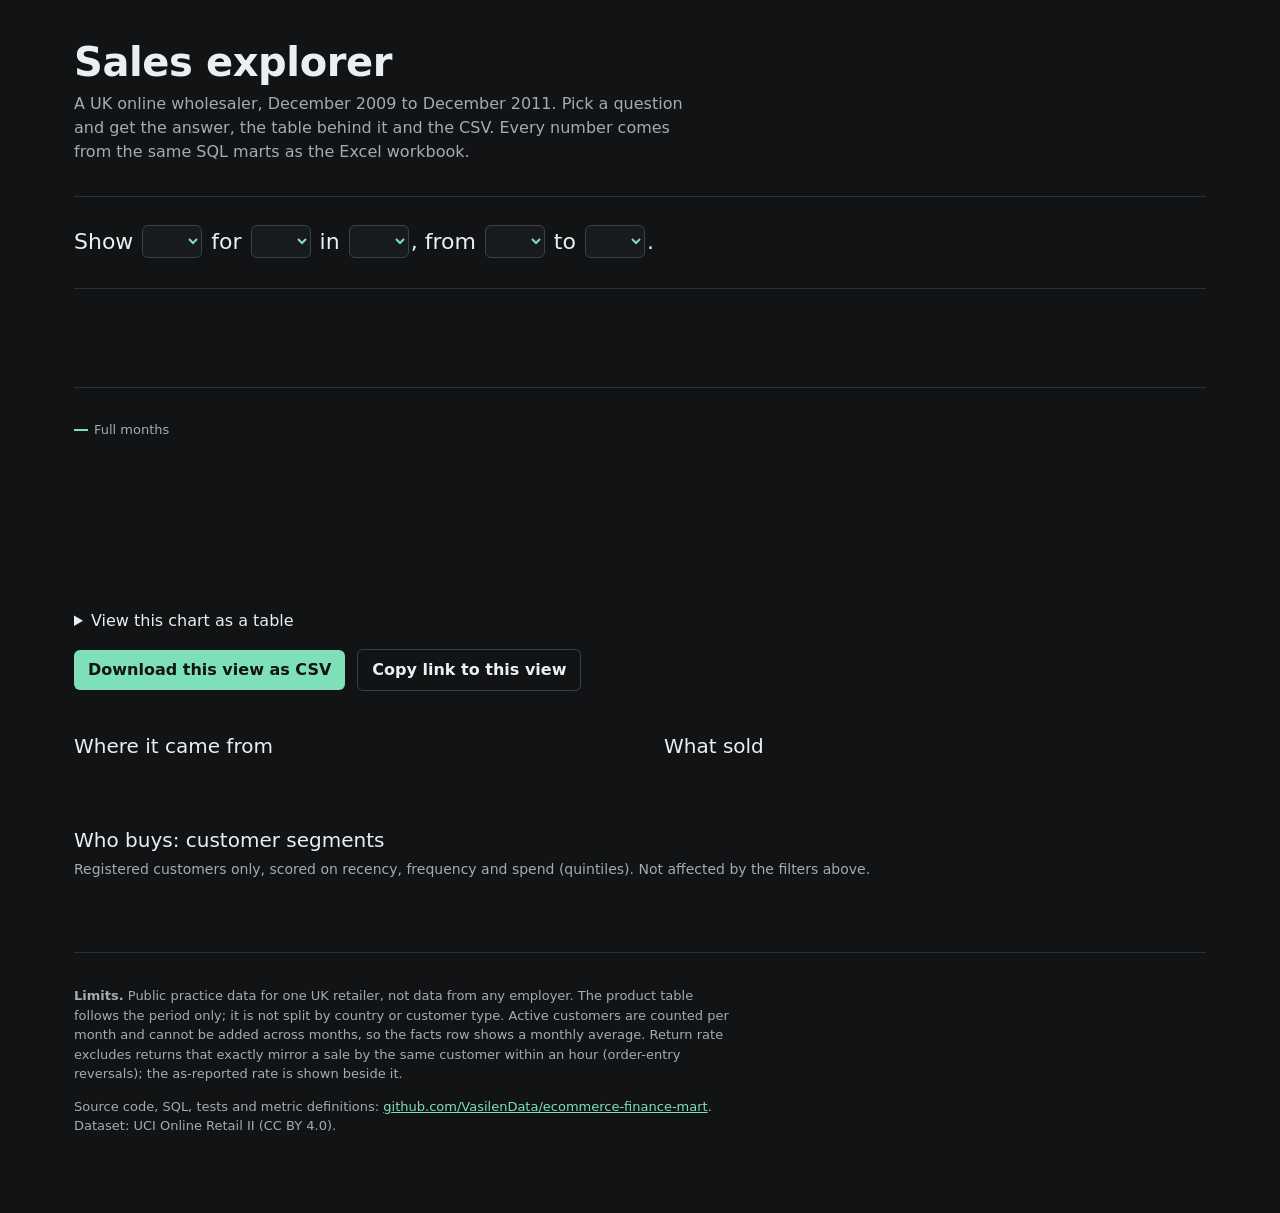
<file: mart/explorer_template.html>
<!doctype html>
<html lang="en">
<head>
<meta charset="utf-8">
<meta name="viewport" content="width=device-width,initial-scale=1">
<meta name="theme-color" content="#111315">
<title>Sales explorer: UK online wholesaler, 2009 to 2011</title>
<meta name="description" content="Self-serve sales explorer built on a normalized star schema of 1.07 million transactions. Filter by period, country and customer type; export the view as CSV.">
<link rel="preload" href="https://vasilendata.github.io/fonts/bricolage-grotesque.woff2" as="font" type="font/woff2" crossorigin>
<style>@font-face{font-family:'Bricolage Grotesque';src:url(https://vasilendata.github.io/fonts/bricolage-grotesque.woff2) format('woff2');font-weight:200 800;font-display:swap}
@font-face{font-family:'Public Sans';src:url(https://vasilendata.github.io/fonts/public-sans.woff2) format('woff2');font-weight:100 900;font-display:swap}
@font-face{font-family:'JetBrains Mono';src:url(https://vasilendata.github.io/fonts/jetbrains-mono.woff2) format('woff2');font-weight:100 800;font-display:swap}#answer{min-height:54px}@media(max-width:700px){#answer{min-height:135px}}
</style>
<link rel="canonical" href="https://vasilendata.github.io/ecommerce-finance-mart/explorer/">
<meta property="og:type" content="website"><meta property="og:title" content="Sales explorer: UK online wholesaler, 2009 to 2011"><meta property="og:description" content="Self-serve sales explorer built on a normalized star schema of 1.07 million transactions. Filter by period, country and customer type; export the view as CSV."><meta property="og:url" content="https://vasilendata.github.io/ecommerce-finance-mart/explorer/"><meta property="og:image" content="https://vasilendata.github.io/og.png?v=2">
<meta name="twitter:card" content="summary_large_image"><meta name="twitter:image" content="https://vasilendata.github.io/og.png?v=2">
<link rel="icon" href="data:image/svg+xml,%3Csvg xmlns='http://www.w3.org/2000/svg' viewBox='0 0 64 64'%3E%3Crect width='64' height='64' rx='10' fill='%230E1A2B'/%3E%3Cpath d='M14 18l14 28 6-12M50 18L36 46' stroke='%23E8470F' stroke-width='6' fill='none' stroke-linecap='square'/%3E%3C/svg%3E">

<style>
:root{--paper:#111315;--surface:#181B1E;--ink:#ECEFF1;--muted:#A3ACB3;--rule:#2B3035;--mint:#7EE0B8;--blue:#8FB4FF;--amber:#F0B86E;
--display:'Bricolage Grotesque','Segoe UI',system-ui,sans-serif;--body:'Public Sans','Segoe UI',system-ui,sans-serif;--mono:'JetBrains Mono',ui-monospace,Consolas,monospace}
*{box-sizing:border-box}
html{background:var(--paper);color:var(--ink);font-family:var(--body);font-size:16px;line-height:1.5}
body{margin:0}
a{color:var(--mint)}
:focus-visible{outline:2px solid var(--mint);outline-offset:2px}
.wrap{max-width:1180px;margin:0 auto;padding:40px 24px 64px}main.wrap{padding-bottom:0}
h1{font-family:var(--display);font-weight:700;font-size:clamp(28px,4vw,40px);line-height:1.1;margin:0 0 8px;letter-spacing:-.01em}
.lede{color:var(--muted);max-width:62ch;margin:0 0 32px}
h2{font-family:var(--display);font-weight:500;font-size:20px;margin:0 0 4px}
.sub{color:var(--muted);font-size:14px;margin:0 0 16px}
.ask{font-size:clamp(18px,2.2vw,22px);line-height:2.3;padding:20px 0;border-top:1px solid var(--rule);border-bottom:1px solid var(--rule)}
.ask select{font:inherit;font-weight:600;color:var(--mint);background:var(--surface);border:1px solid #3A4249;border-radius:6px;padding:2px 28px 2px 10px;margin:0 2px;max-width:100%;cursor:pointer}
.answer{margin:24px 0 8px;font-size:18px;max-width:78ch}
.answer b{font-weight:600}
.facts{display:flex;flex-wrap:wrap;gap:0;margin:20px 0 32px;border-top:1px solid var(--rule)}
.facts div{flex:1 1 150px;padding:12px 16px 12px 0;border-bottom:1px solid var(--rule)}
.facts dt{font-size:13px;color:var(--muted);margin:0}
.facts dd{margin:2px 0 0;font-family:var(--mono);font-size:19px;font-weight:500}
.facts small{display:block;color:var(--muted);font-family:var(--body);font-size:12px;font-weight:400}
.chartbox{margin:8px 0 12px}
svg{display:block;width:100%;height:auto;overflow:visible}
.axis text{fill:var(--muted);font:12px var(--mono)}
.grid line{stroke:var(--rule)}
.tip{position:absolute;pointer-events:none;background:var(--surface);border:1px solid #3A4249;border-radius:6px;padding:6px 10px;font-size:13px;white-space:nowrap;transform:translate(-50%,-110%);display:none}
.tip b{font-family:var(--mono);font-weight:500}
.rel{position:relative}
.cols{display:grid;grid-template-columns:1fr 1fr;gap:48px;margin-top:40px}
@media(max-width:900px){.cols{grid-template-columns:1fr;gap:32px}}
table{width:100%;border-collapse:collapse;font-size:14px}
th{font-weight:500;color:var(--muted);text-align:left;padding:6px 8px 6px 0;border-bottom:1px solid var(--rule);font-size:13px}
td{padding:7px 8px 7px 0;border-bottom:1px solid var(--rule);vertical-align:middle}
td.n,th.n{text-align:right;font-family:var(--mono);padding-right:0}
.bar{display:grid;grid-template-columns:130px 1fr 118px;align-items:center;gap:10px;padding:5px 0;font-size:14px}
.bar .t{height:8px;background:var(--rule);border-radius:2px;overflow:hidden}
.bar .t i{display:block;height:100%;background:var(--blue)}
.bar.sel .t i{background:var(--mint)}
.bar .v{font-family:var(--mono);text-align:right;font-size:13px}
.bar .name{overflow:hidden;text-overflow:ellipsis;white-space:nowrap}
.tools{display:flex;flex-wrap:wrap;gap:12px;align-items:center;margin:16px 0}
button{font:inherit;font-weight:600;color:var(--paper);background:var(--mint);border:0;border-radius:6px;padding:8px 14px;cursor:pointer}
button.ghost{background:transparent;color:var(--ink);border:1px solid #3A4249}
details{margin-top:12px;color:var(--muted)}
summary{cursor:pointer;color:var(--ink)}
details table{margin-top:8px;color:var(--ink)}
.scroll{overflow-x:auto}
.note{color:var(--muted);font-size:13px;max-width:80ch}
footer{margin-top:56px;padding-top:20px;border-top:1px solid var(--rule)}
.legend{display:flex;gap:16px;font-size:13px;color:var(--muted);margin:4px 0}
.legend i{display:inline-block;width:14px;height:0;border-top:2px solid var(--mint);vertical-align:middle;margin-right:6px}
.legend i.d{border-top-style:dashed;border-color:var(--amber)}
</style>
</head>
<body>
<main class="wrap">
<h1>Sales explorer</h1>
<p class="lede">A UK online wholesaler, December 2009 to December 2011. Pick a question and get the answer, the table behind it and the CSV. Every number comes from the same SQL marts as the Excel workbook.</p>

<div class="ask" id="ask">
Show <select id="metric" aria-label="Metric"></select>
for <select id="type" aria-label="Customer type"></select>
in <select id="country" aria-label="Country"></select>,
from <select id="from" aria-label="From month"></select>
to <select id="to" aria-label="To month"></select>.
</div>

<p class="answer" id="answer" aria-live="polite"></p>
<dl class="facts" id="facts"></dl>

<div class="legend"><span><i></i>Full months</span><span id="partialKey" hidden><i class="d"></i>Partial month</span></div>
<div class="chartbox rel" id="chartbox"><svg id="chart" role="img" aria-label="Trend by month"></svg><div class="tip" id="tip"></div></div>
<details><summary>View this chart as a table</summary><div class="scroll"><table id="monthTable"></table></div></details>
<div class="tools"><button id="csv">Download this view as CSV</button><button class="ghost" id="copy">Copy link to this view</button><span class="note" id="copied" role="status"></span></div>

<div class="cols">
<section><h2>Where it came from</h2><p class="sub" id="countrySub"></p><div id="countries"></div></section>
<section><h2>What sold</h2><p class="sub" id="prodSub"></p><div class="scroll"><table id="products"></table></div></section>
</div>

<section style="margin-top:48px"><h2>Who buys: customer segments</h2>
<p class="sub">Registered customers only, scored on recency, frequency and spend (quintiles). Not affected by the filters above.</p>
<div class="scroll"><table id="segments"></table></div></section>
</main>
<div class="wrap" style="padding-top:0"><footer>
<p class="note" id="trust"></p>
<p class="note"><b>Limits.</b> Public practice data for one UK retailer, not data from any employer. The product table follows the period only; it is not split by country or customer type. Active customers are counted per month and cannot be added across months, so the facts row shows a monthly average. Return rate excludes returns that exactly mirror a sale by the same customer within an hour (order-entry reversals); the as-reported rate is shown beside it.</p>
<p class="note">Source code, SQL, tests and metric definitions: <a href="https://github.com/VasilenData/ecommerce-finance-mart">github.com/VasilenData/ecommerce-finance-mart</a>. Dataset: UCI Online Retail II (CC BY 4.0).</p>
</footer>
</div>
<script id="cube" type="application/json">/*__DATA__*/</script>
<script>
(() => {
const D = JSON.parse(document.getElementById('cube').textContent);
const $ = id => document.getElementById(id);
const el = (tag, cls, text) => { const e = document.createElement(tag); if (cls) e.className = cls; if (text !== undefined) e.textContent = text; return e; };
const months = [...new Set(D.cube.map(r => r[0]))].sort();
const PARTIAL = D.stats.partial_month;
const lastFull = months.filter(m => m !== PARTIAL).slice(-1)[0];
const fmtMonth = m => { const [y, mo] = m.split('-'); return new Date(Date.UTC(+y, +mo - 1, 1)).toLocaleString('en-GB', { month: 'short', year: 'numeric', timeZone: 'UTC' }); };
const gbp = v => v === null ? 'n/a' : (v < 0 ? '-£' : '£') + Math.abs(Math.round(v)).toLocaleString('en-GB');
const gbpC = v => v >= 1e6 ? '£' + (v / 1e6).toFixed(1) + 'M' : v >= 1e3 ? '£' + Math.round(v / 1e3) + 'K' : '£' + Math.round(v);
const int = v => Math.round(v).toLocaleString('en-GB');
const pct = v => v === null ? 'n/a' : (v * 100).toFixed(1) + '%';
const rate = a => (a.g + a.q) ? -(a.r - a.q) / (a.g + a.q) : null;
const rateRaw = a => a.g ? -a.r / a.g : null;
const csvRate = v => v === null ? '' : v.toFixed(4);
const METRICS = {
  net: { label: 'net revenue', f: a => a.g + a.r, fmt: gbp, axis: gbpC },
  gross: { label: 'gross sales', f: a => a.g, fmt: gbp, axis: gbpC },
  orders: { label: 'orders', f: a => a.o, fmt: int, axis: int },
  aov: { label: 'average order value', f: a => a.o ? a.g / a.o : null, fmt: gbp, axis: gbpC },
  rate: { label: 'return rate (excluding reversals)', f: rate, fmt: pct, axis: v => (v * 100).toFixed(0) + '%' },
  units: { label: 'units sold', f: a => a.u, fmt: int, axis: int },
  customers: { label: 'active customers', f: a => a.c, fmt: int, axis: int }
};
const TYPES = { All: 'all customers', Registered: 'registered customers', Guest: 'guest checkouts' };
const st = { metric: 'net', type: 'All', country: 'All', from: months[0], to: lastFull };

// ---- controls
const opt = (v, t) => { const o = el('option', '', t); o.value = v; return o; };
Object.entries(METRICS).forEach(([k, m]) => $('metric').append(opt(k, m.label)));
Object.entries(TYPES).forEach(([k, t]) => $('type').append(opt(k, t)));
const totals = {};
D.cube.forEach(r => { totals[r[1]] = (totals[r[1]] || 0) + r[4] + r[5]; });
const regionOf = {}; D.cube.forEach(r => { regionOf[r[1]] = r[2]; });
$('country').append(opt('All', 'all countries'));
['United Kingdom', 'Europe (non-UK)', 'Rest of world', 'Unknown'].forEach(reg => {
  const names = Object.keys(totals).filter(c => regionOf[c] === reg).sort((a, b) => totals[b] - totals[a]);
  if (!names.length) return;
  if (reg === 'United Kingdom') { $('country').append(opt('United Kingdom', 'United Kingdom')); return; }
  const g = el('optgroup'); g.label = reg === 'Unknown' ? 'Unspecified' : reg;
  names.forEach(n => g.append(opt(n, n))); $('country').append(g);
});
const monthLabel = m => fmtMonth(m) + (m === PARTIAL ? ` (1 to ${D.stats.partial_days})` : '');
months.forEach(m => { $('from').append(opt(m, monthLabel(m))); $('to').append(opt(m, monthLabel(m))); });

function readHash() {
  const p = new URLSearchParams(location.hash.slice(1));
  if (METRICS[p.get('metric')]) st.metric = p.get('metric');
  if (TYPES[p.get('type')]) st.type = p.get('type');
  if (p.get('country') && (p.get('country') === 'All' || totals[p.get('country')] !== undefined)) st.country = p.get('country');
  if (months.includes(p.get('from'))) st.from = p.get('from');
  if (months.includes(p.get('to'))) st.to = p.get('to');
}
function writeHash() { history.replaceState(null, '', '#' + new URLSearchParams(st).toString()); }
function syncControls() { Object.keys(st).forEach(k => { $(k).value = st[k]; }); }
['metric', 'type', 'country', 'from', 'to'].forEach(k => $(k).addEventListener('change', e => {
  st[k] = e.target.value;
  if (st.from > st.to) { if (k === 'from') st.to = st.from; else st.from = st.to; }
  render();
}));

// ---- aggregation
const zero = () => ({ g: 0, r: 0, q: 0, o: 0, u: 0, c: 0 });
const add = (a, r) => { a.g += r[4]; a.r += r[5]; a.q += r[6]; a.o += r[7]; a.u += r[8]; a.c += r[9]; return a; };
const inRange = m => m >= st.from && m <= st.to;
const typeOk = r => st.type === 'All' || r[3] === st.type;

function render() {
  syncControls(); writeHash();
  const rows = D.cube.filter(r => inRange(r[0]) && typeOk(r) && (st.country === 'All' || r[1] === st.country));
  const by = {}; rows.forEach(r => { add(by[r[0]] || (by[r[0]] = zero()), r); });
  const ms = months.filter(m => inRange(m));
  const series = ms.map(m => ({ m, a: by[m] || zero() }));
  const tot = rows.reduce(add, zero());
  const M = METRICS[st.metric];
  const who = (st.country === 'All' ? 'all countries' : st.country) + ', ' + TYPES[st.type];
  const hasPartial = ms.includes(PARTIAL);
  $('partialKey').hidden = !hasPartial;

  // answer sentence
  const ans = $('answer'); ans.textContent = '';
  if (!tot.o) { ans.textContent = 'No sales match this selection. Try a wider period or another country.'; }
  else {
    const net = tot.g + tot.r;
    ans.append(`${fmtMonth(st.from)} to ${fmtMonth(st.to)}, ${who}: net revenue was `, el('b', '', gbp(net)),
      ` across ${int(tot.o)} orders, about `, el('b', '', gbp(tot.g / tot.o)),
      ' per order. ', rate(tot) === null ? 'The adjusted return rate is unavailable because sales net of same-hour reversals are zero.' : `Credit-note value was ${pct(rate(tot))} of sales after excluding same-hour reversals.`,
      hasPartial ? ` ${fmtMonth(PARTIAL)} covers 1 to ${D.stats.partial_days} December only.` : '');
  }
  // facts
  const facts = $('facts'); facts.textContent = '';
  const nM = series.filter(s => s.a.o).length || 1;
  const avgC = series.reduce((s, x) => s + x.a.c, 0) / nM;
  [['Net revenue', gbp(tot.g + tot.r), ''], ['Gross sales', gbp(tot.g), ''], ['Orders', int(tot.o), ''],
   ['Average order', tot.o ? gbp(tot.g / tot.o) : '-', ''], ['Units sold', int(tot.u), ''],
   ['Return rate excl. reversals', pct(rate(tot)), tot.g ? `as reported ${pct(rateRaw(tot))}` : ''],
   ['Active customers', st.type === 'Guest' ? 'n/a' : int(avgC), st.type === 'Guest' ? 'guests have no id' : 'monthly average']
  ].forEach(([k, v, s]) => { const d = el('div'); d.append(el('dt', '', k)); const dd = el('dd', '', v); if (s) dd.append(el('small', '', s)); d.append(dd); facts.append(d); });

  drawChart(series, M);
  // month table
  const t = $('monthTable'); t.textContent = '';
  const h = el('tr'); ['Month', M.label, 'Gross sales', 'Orders'].forEach((x, i) => h.append(el('th', i ? 'n' : '', x))); t.append(h);
  series.forEach(s => { const tr = el('tr'); [monthLabel(s.m), M.fmt(M.f(s.a)), gbp(s.a.g), int(s.a.o)].forEach((x, i) => tr.append(el('td', i ? 'n' : '', x))); t.append(tr); });

  // countries (ignores the country filter)
  const cs = {}; D.cube.filter(r => inRange(r[0]) && typeOk(r)).forEach(r => { cs[r[1]] = (cs[r[1]] || 0) + r[4] + r[5]; });
  const list = Object.entries(cs).sort((a, b) => b[1] - a[1]);
  const all = list.reduce((s, x) => s + x[1], 0) || 1;
  const box = $('countries'); box.textContent = '';
  list.slice(0, 10).forEach(([c, v]) => {
    const r = el('div', 'bar' + (c === st.country ? ' sel' : '')); r.append(el('span', 'name', c));
    const tr = el('span', 't'); const i = el('i'); i.style.width = Math.max(1, v / list[0][1] * 100) + '%'; tr.append(i); r.append(tr);
    r.append(el('span', 'v', `${gbpC(v)} ${(v / all * 100).toFixed(1)}%`)); box.append(r);
  });
  $('countrySub').textContent = `Net revenue by country, ${fmtMonth(st.from)} to ${fmtMonth(st.to)}, ${TYPES[st.type]}. Top 10 of ${list.length}.`;

  // products (period only)
  const ps = {}; D.prod.filter(r => inRange(r[0])).forEach(r => { const p = ps[r[1]] || (ps[r[1]] = { d: r[2], rev: 0, u: 0 }); p.rev += r[3]; p.u += r[4]; });
  const pTot = Object.values(ps).reduce((s, p) => s + p.rev, 0) || 1;
  const pl = Object.entries(ps).filter(([k]) => k !== 'OTHER').sort((a, b) => b[1].rev - a[1].rev).slice(0, 12);
  const pt = $('products'); pt.textContent = '';
  const ph = el('tr'); ['Product', 'Units', 'Revenue', 'Share'].forEach((x, i) => ph.append(el('th', i ? 'n' : '', x))); pt.append(ph);
  pl.forEach(([code, p]) => { const tr = el('tr'); [p.d.toLowerCase().replace(/(^|\s|\/|-)\S/g, c => c.toUpperCase()), int(p.u), gbp(p.rev), (p.rev / pTot * 100).toFixed(1) + '%']
    .forEach((x, i) => tr.append(el('td', i ? 'n' : '', x))); pt.append(tr); });
  $('prodSub').textContent = `Top 12 products by sales (net of same-hour reversals), ${fmtMonth(st.from)} to ${fmtMonth(st.to)}. Share is of all product sales in the period.`;
}

// ---- chart
function axisRange(values) {
  const finite = values.filter(Number.isFinite);
  const low = Math.min(0, ...finite), high = Math.max(0, ...finite);
  const span = high - low || 1;
  const magnitude = Math.pow(10, Math.floor(Math.log10(span / 4)));
  const step = [1, 2, 2.5, 5, 10].map(k => k * magnitude).find(v => v * 4 >= span) || span / 4;
  const min = Math.floor(low / step) * step;
  const max = Math.ceil(high / step) * step;
  return {min, max: max === min ? min + step : max};
}

function linePath(values, x, y) {
  let connected = false;
  return values.map((value, i) => {
    if (!Number.isFinite(value)) { connected = false; return ''; }
    const command = connected ? 'L' : 'M'; connected = true;
    return command + x(i) + ' ' + y(value);
  }).filter(Boolean).join(' ');
}

function drawChart(series, M) {
  const svg = $('chart'); svg.textContent = '';
  const W = 1100, H = 330, L = 66, R = 14, T = 12, B = 34, ns = 'http://www.w3.org/2000/svg';
  svg.setAttribute('viewBox', `0 0 ${W} ${H}`);
  const mk = (n, a) => { const e = document.createElementNS(ns, n); Object.entries(a).forEach(([k, v]) => e.setAttribute(k, v)); return e; };
  const vals = series.map(s => M.f(s.a));
  const {min, max} = axisRange(vals);
  const x = i => L + (series.length < 2 ? (W - L - R) / 2 : i * (W - L - R) / (series.length - 1));
  const y = v => T + (max - v) / (max - min) * (H - T - B);
  const grid = mk('g', { class: 'grid axis' });
  for (let i = 0; i <= 4; i++) {
    const tick = min + (max - min) * i / 4;
    const yy = y(tick);
    grid.append(mk('line', { x1: L, x2: W - R, y1: yy, y2: yy }));
    const tx = mk('text', { x: L - 8, y: yy + 4, 'text-anchor': 'end' }); tx.textContent = M.axis(tick); grid.append(tx);
  }
  const every = Math.ceil(series.length / 9);
  series.forEach((s, i) => { if (i % every === 0 || i === series.length - 1) { const tx = mk('text', { x: x(i), y: H - 10, 'text-anchor': 'middle' }); tx.textContent = fmtMonth(s.m).replace(' 20', ' ’'); grid.append(tx); } });
  svg.append(grid);
  const fullPath = linePath(vals.map((value, i) => series[i].m === PARTIAL ? null : value), x, y);
  if (fullPath) svg.append(mk('path', { d: fullPath, fill: 'none', stroke: '#7EE0B8', 'stroke-width': 2.5, 'stroke-linejoin': 'round' }));
  const pi = series.findIndex(s => s.m === PARTIAL);
  if (pi > 0 && Number.isFinite(vals[pi - 1]) && Number.isFinite(vals[pi])) svg.append(mk('path', { d: `M${x(pi - 1)} ${y(vals[pi - 1])} L${x(pi)} ${y(vals[pi])}`, fill: 'none', stroke: '#F0B86E', 'stroke-width': 2.5, 'stroke-dasharray': '6 5' }));
  series.forEach((s, i) => { if (Number.isFinite(vals[i])) svg.append(mk('circle', { cx: x(i), cy: y(vals[i]), r: 3.5, fill: s.m === PARTIAL ? '#F0B86E' : '#7EE0B8' })); });
  const hot = mk('circle', { r: 6, fill: 'none', stroke: '#ECEFF1', 'stroke-width': 2, visibility: 'hidden' }); svg.append(hot);
  const tip = $('tip');
  const overlay = mk('rect', { x: L, y: T, width: W - L - R, height: H - T - B, fill: 'transparent' }); svg.append(overlay);
  overlay.addEventListener('pointermove', e => {
    const rect = svg.getBoundingClientRect(); const px = (e.clientX - rect.left) / rect.width * W;
    let best = 0, bd = 1e9; series.forEach((s, i) => { const d = Math.abs(x(i) - px); if (d < bd) { bd = d; best = i; } });
    const valid = Number.isFinite(vals[best]), yy = valid ? y(vals[best]) : H / 2;
    hot.setAttribute('cx', x(best)); hot.setAttribute('cy', yy); hot.setAttribute('visibility', valid ? 'visible' : 'hidden');
    tip.textContent = ''; tip.append(`${monthLabel(series[best].m)}: `, el('b', '', M.fmt(vals[best])));
    tip.style.display = 'block'; tip.style.left = (x(best) / W * rect.width) + 'px'; tip.style.top = (yy / H * rect.height) + 'px';
  });
  overlay.addEventListener('pointerleave', () => { tip.style.display = 'none'; hot.setAttribute('visibility', 'hidden'); });
}

// ---- segments (static)
const RULES = { Champions: 'Recent and frequent buyers', Loyal: 'Frequent, a little less recent', 'Potential loyalists': 'Recent, a few orders so far',
  New: 'Most recent, first order only', 'Needs attention': 'Middling on recency and frequency', 'At risk': 'Used to buy often, gone quiet',
  Hibernating: 'Quiet and low frequency', 'Net negative': 'Returned more than they bought' };
(function segs() {
  const t = $('segments'); const totalC = D.seg.reduce((s, x) => s + x.customers, 0); const totalR = D.seg.reduce((s, x) => s + x.revenue, 0);
  const h = el('tr'); ['Segment', 'Who they are', 'Customers', 'Share of revenue', 'Avg orders'].forEach((x, i) => h.append(el('th', i > 1 ? 'n' : '', x))); t.append(h);
  D.seg.forEach(s => { const tr = el('tr'); [s.segment, RULES[s.segment] || '', `${int(s.customers)} (${(s.customers / totalC * 100).toFixed(0)}%)`, (Math.abs(s.revenue / totalR) < 0.0005 ? '0.0' : (s.revenue / totalR * 100).toFixed(1)) + '%', s.avg_orders.toFixed(1)]
    .forEach((x, i) => tr.append(el('td', i > 1 ? 'n' : '', x))); t.append(tr); });
})();
$('trust').textContent = `Built from ${int(D.stats.raw_rows)} raw rows. ${int(D.stats.duplicates)} exact duplicates and ${int(D.stats.invalid)} invalid lines were quarantined with a reason, and the kept plus quarantined amounts reconcile to the raw file to the penny. Data runs ${D.stats.first_day} to ${D.stats.last_day}.`;

// ---- export
$('csv').addEventListener('click', () => {
  const rows = D.cube.filter(r => inRange(r[0]) && typeOk(r) && (st.country === 'All' || r[1] === st.country));
  const by = {}; rows.forEach(r => add(by[r[0]] || (by[r[0]] = zero()), r));
  const head = 'month,gross_sales,returns,net_revenue,same_hour_reversals,orders,units,avg_order_value,return_rate_reported,return_rate_excl_reversals,active_customers';
  const lines = months.filter(inRange).map(m => { const a = by[m] || zero();
    return [m, a.g.toFixed(2), a.r.toFixed(2), (a.g + a.r).toFixed(2), a.q.toFixed(2), a.o, a.u, a.o ? (a.g / a.o).toFixed(2) : '', csvRate(rateRaw(a)), csvRate(rate(a)), a.c].join(','); });
  const blob = new Blob([head + '\n' + lines.join('\n') + '\n'], { type: 'text/csv' });
  const a = el('a'); a.href = URL.createObjectURL(blob); a.download = `sales_${st.country.replace(/\W+/g, '_')}_${st.type}_${st.from}_${st.to}.csv`; a.click(); URL.revokeObjectURL(a.href);
});
$('copy').addEventListener('click', () => { const done = ok => { $('copied').textContent = ok ? 'Link copied.' : 'Copy the address bar to share this view.'; };
  (navigator.clipboard ? navigator.clipboard.writeText(location.href).then(() => done(true), () => done(false)) : Promise.resolve(done(false))); });
window.addEventListener('hashchange', () => { readHash(); render(); });
readHash(); render();
})();
</script>
</body>
</html>
</file>
<file: docs/presentation.css>
/* Authored presentation layer. Archived analytical releases remain unchanged. */
@font-face{font-family:Public Sans;src:url(https://vasilendata.github.io/fonts/public-sans.woff2) format("woff2");font-weight:100 900;font-display:swap}
@font-face{font-family:Bricolage;src:url(https://vasilendata.github.io/fonts/bricolage-grotesque.woff2) format("woff2");font-weight:200 800;font-display:swap}
:root{color-scheme:dark;--bg:#111315;--surface:#191d20;--line:#343c40;--text:#eceff1;--muted:#acb7bc;--mint:#7ee0b8;--dim:#283530;--display:Bricolage,"Segoe UI",sans-serif;--body:"Public Sans","Segoe UI",sans-serif}
*{box-sizing:border-box}html{scroll-behavior:smooth}body{margin:0;background:var(--bg);color:var(--text);font:16px/1.7 var(--body)}a{color:var(--mint);text-underline-offset:5px}a:hover{text-decoration-thickness:2px}:focus-visible{outline:3px solid var(--mint);outline-offset:5px}::selection{background:var(--mint);color:#111315}.skip{position:absolute;top:-80px;left:20px;z-index:10;background:var(--mint);color:#111315;padding:10px 16px}.skip:focus{top:12px}.shell{width:min(1160px,100% - 64px);margin:auto}.topbar{min-height:88px;display:flex;align-items:center;justify-content:space-between;gap:24px;border-bottom:1px solid var(--line)}.brand{color:var(--text);text-decoration:none;font:700 22px var(--display);letter-spacing:-.5px}.brand span{display:inline-grid;place-items:center;width:32px;height:32px;margin-right:12px;background:var(--mint);color:#111315;font-size:20px;border-radius:7px}.topbar nav{display:flex;gap:26px;font-size:13px}.topbar nav a{text-decoration:none;color:var(--muted)}.topbar nav a:hover{color:var(--mint)}.hero{padding:76px 0 58px;display:grid;grid-template-columns:1.2fr 1fr;gap:66px;align-items:center}.eyebrow{font-size:11px;font-weight:700;letter-spacing:1.8px;text-transform:uppercase;color:var(--mint);margin:0 0 20px}h1,h2,h3{font-family:var(--display);font-weight:600;letter-spacing:-1px;line-height:1.12}h1{font-size:clamp(40px,4.5vw,62px);margin:0 0 24px}h1 em{font-style:normal;color:var(--mint)}.lead{font-size:18px;line-height:1.75;color:var(--muted);margin:0;max-width:63ch}.actions{display:flex;gap:14px;flex-wrap:wrap;margin-top:30px}.button{display:inline-flex;align-items:center;justify-content:center;min-height:46px;padding:10px 19px;border:1px solid var(--line);border-radius:7px;font-size:13px;font-weight:650;color:var(--text);text-decoration:none}.button.primary{background:var(--mint);color:#10231c;border-color:var(--mint)}.button:hover{background:var(--surface);text-decoration:none;border-color:var(--mint)}.button.primary:hover{background:#acf0d5}.hero-note{font-size:12px;line-height:1.7;color:var(--muted);margin:22px 0 0}.ledger{border:1px solid #42524c;border-radius:14px;background:var(--surface);overflow:hidden}.ledger-head{display:flex;justify-content:space-between;gap:12px;border-bottom:1px solid var(--line);padding:18px 22px;font-size:11px;letter-spacing:1px;text-transform:uppercase}.ledger-head span:last-child{color:var(--mint)}.ledger-body{padding:22px}.ledger h2{font-size:22px;margin:0 0 18px}.ledger p{font-size:12px;color:var(--muted);margin:18px 0 0}.ledger-row{display:flex;justify-content:space-between;gap:16px;padding:13px 0;border-bottom:1px solid var(--line);font-size:14px}.ledger-row strong{font-variant-numeric:tabular-nums;font-weight:550}.ledger-row.final{border:0;color:var(--mint);padding-top:18px}.metrics{display:grid;grid-template-columns:repeat(3,1fr);border-top:1px solid var(--line);border-bottom:1px solid var(--line);margin-bottom:70px}.metric{padding:24px 28px;border-right:1px solid var(--line)}.metric:first-child{padding-left:0}.metric:last-child{border-right:0}.metric strong{display:block;font:500 36px/1.2 var(--display);letter-spacing:-1.5px;color:var(--text);margin-bottom:8px}.metric span{font-size:12px;color:var(--muted)}.section-head{display:flex;justify-content:space-between;align-items:flex-end;gap:40px;margin-bottom:32px}.section-head h2{font-size:38px;margin:0;max-width:610px}.section-head p{font-size:14px;color:var(--muted);max-width:330px;margin:0}.work{display:grid;grid-template-columns:60px 1fr 1fr;gap:32px;padding:32px 0;border-top:1px solid var(--line)}.work-number{font:500 23px var(--display);color:var(--mint)}.work h3{font-size:27px;margin:0 0 14px}.work p{margin:0;color:var(--muted);font-size:15px}.work .work-proof{border-left:1px solid var(--line);padding-left:30px}.work-proof strong{display:block;font-size:14px;color:var(--text);margin-bottom:10px}.work-proof p{font-size:13px;line-height:1.8}.work-links{display:flex;gap:22px;flex-wrap:wrap;margin-top:20px;font-size:13px}.scope{border-left:3px solid var(--mint);padding:16px 22px;background:var(--surface);margin:42px 0;color:var(--muted);font-size:13px}.scope strong{color:var(--text)}.section{margin:68px 0}.resource-grid{display:grid;grid-template-columns:repeat(3,1fr);gap:24px}.resource{border-top:1px solid var(--line);padding-top:20px}.resource h3{font-size:21px;margin:0 0 12px}.resource p{font-size:13px;color:var(--muted);margin:0 0 16px}.resource a{font-size:13px}.foot{display:flex;justify-content:space-between;flex-wrap:wrap;gap:20px;margin-top:70px;border-top:1px solid var(--line);padding:28px 0 40px;font-size:12px;color:var(--muted)}.foot p{margin:0}.flow{display:grid;grid-template-columns:repeat(4,1fr);gap:0;border:1px solid var(--line);border-radius:10px;overflow:hidden;margin:32px 0}.flow div{padding:20px;border-right:1px solid var(--line);font-size:13px;background:var(--surface)}.flow div:last-child{border-right:0}.flow small{display:block;color:var(--mint);font-size:11px;margin-bottom:8px}.table-wrap{overflow-x:auto;border:1px solid var(--line);border-radius:10px;margin:22px 0}table{border-collapse:collapse;min-width:720px;width:100%;font-size:14px}th,td{padding:17px 20px;text-align:right;border-bottom:1px solid var(--line);font-variant-numeric:tabular-nums}th{font-size:11px;color:var(--muted);font-weight:600;background:var(--surface)}th:first-child,td:first-child{text-align:left}tbody tr:last-child td{border-bottom:0}tbody tr:hover{background:#1a2420}.panel{padding:28px;background:var(--surface);border:1px solid var(--line);border-radius:12px}.panel h2{font-size:27px;margin:0 0 16px}.panel p{font-size:14px;color:var(--muted);margin:12px 0}code{overflow-wrap:anywhere;font:12px/1.7 Consolas,monospace}details{margin:24px 0;padding:20px 0;border-top:1px solid var(--line);border-bottom:1px solid var(--line)}summary{cursor:pointer;font-size:14px;color:var(--mint)}details p,details li{font-size:13px;color:var(--muted)}.full-hero{grid-template-columns:1fr;padding-bottom:30px;gap:0}.full-hero h1{max-width:850px}.full-hero .lead{max-width:760px}.label{font-size:11px;color:var(--mint);letter-spacing:1px;text-transform:uppercase}.muted{color:var(--muted)}
@media(max-width:900px){.hero{gap:32px}.hero h1{font-size:46px}.topbar nav{gap:15px}.section-head{display:block}.section-head p{max-width:600px;margin-top:18px}.work{grid-template-columns:45px 1fr;gap:20px}.work .work-proof{grid-column:2;border-left:0;padding-left:0}.resource-grid{grid-template-columns:1fr 1fr}.flow{grid-template-columns:1fr 1fr}.flow div:nth-child(2){border-right:0}.flow div:nth-child(-n+2){border-bottom:1px solid var(--line)}}
@media(max-width:680px){.shell{width:calc(100% - 40px)}.topbar{min-height:76px;flex-wrap:wrap;gap:16px;padding:20px 0}.topbar nav{width:100%;justify-content:space-between;gap:12px;font-size:12px}.hero{grid-template-columns:1fr;padding:44px 0 36px;gap:32px}.hero h1{font-size:43px;letter-spacing:-1.5px}.lead{font-size:16px}.hero-note{font-size:12px}.metrics{margin-bottom:45px}.metric{padding:20px 12px}.metric strong{font-size:28px}.metric span{font-size:11px;line-height:1.6;display:block}.section-head h2{font-size:32px}.work{grid-template-columns:30px 1fr;gap:15px;padding:26px 0}.work h3{font-size:24px}.work p{font-size:14px}.work-proof p{font-size:13px}.work-links{gap:16px}.section{margin:48px 0}.resource-grid{grid-template-columns:1fr;gap:28px}.scope{margin:30px 0;padding:14px 16px}.flow{grid-template-columns:1fr}.flow div{border-right:0;border-bottom:1px solid var(--line)}.flow div:last-child{border-bottom:0}.foot{margin-top:44px}.panel{padding:22px}.ledger-body{padding:20px}.actions .button{flex:1;white-space:nowrap}}
@media(prefers-reduced-motion:reduce){html{scroll-behavior:auto}}
@media print{body{background:#fff;color:#111}.topbar,.actions,.skip,.foot{display:none}.shell{width:100%}.hero{padding-top:0}.ledger,.panel,.scope,.flow div{background:#fff}.lead,.muted,.work p,.scope{color:#333}a{color:#173c2e}.metrics{margin-bottom:30px}}
</file>
<file: docs/import/workbench.css>
/* No remote fonts or assets: private inputs never leave this document. */
:root{color-scheme:dark;--bg:#111315;--surface:#191d20;--line:#343c40;--text:#eceff1;--muted:#acb7bc;--mint:#7ee0b8;--danger:#ffc2b8;font-family:"Segoe UI",system-ui,sans-serif;background:var(--bg);color:var(--text)}
*{box-sizing:border-box}body{margin:0;font-size:16px;line-height:1.65}a{color:var(--mint);text-underline-offset:4px}button,input,select{font:inherit}button{cursor:pointer}button:disabled{cursor:default;opacity:.4}a,button,input,select,summary{touch-action:manipulation}:focus-visible{outline:3px solid var(--mint);outline-offset:4px}[hidden]{display:none!important}.shell{max-width:1160px;width:calc(100% - 64px);margin:auto}.skip{position:absolute;top:-100px;background:var(--mint);color:#111;padding:10px;z-index:10}.skip:focus{top:12px}.topbar{display:flex;justify-content:space-between;align-items:center;gap:20px;min-height:88px;border-bottom:1px solid var(--line)}.brand{font-size:22px;font-weight:700;text-decoration:none;color:var(--text);letter-spacing:-.5px}.brand span{background:var(--mint);color:#111;padding:2px 9px;border-radius:7px;margin-right:10px}.topbar nav{display:flex;gap:24px;font-size:13px}.topbar nav a{color:var(--muted);text-decoration:none}.hero{padding:64px 0 38px}.eyebrow{color:var(--mint);text-transform:uppercase;font-size:11px;letter-spacing:1.8px;font-weight:700;margin:0 0 15px}h1,h2,h3{line-height:1.15;letter-spacing:-1px}h1{font-size:clamp(42px,5.5vw,66px);font-weight:600;margin:0 0 22px}h1 em{color:var(--mint);font-style:normal}h2{font-size:30px;font-weight:600;margin:0}h3{font-size:20px;font-weight:600;margin:0 0 16px}.lead{max-width:750px;font-size:18px;color:var(--muted);margin:0}.privacy{font-size:13px;color:var(--mint);margin:24px 0 0}.privacy span{font-size:10px;margin-right:7px}.panel{padding:28px;background:var(--surface);border:1px solid var(--line);border-radius:12px}.section-head{display:flex;align-items:center;justify-content:space-between;gap:24px;margin-bottom:22px}.muted,.help{color:var(--muted)}.help{font-size:12px;line-height:1.7}.muted{font-size:14px}.input-grid{display:grid;grid-template-columns:1fr 1fr .8fr;gap:24px;margin:28px 0}.input-grid>div{min-width:0}.input-grid a{font-size:12px}label{font-size:13px;font-weight:600;display:block;margin-bottom:10px}input,select{display:block;color:var(--text);background:var(--bg);border:1px solid #576166;padding:12px;border-radius:6px;min-height:46px;width:100%;font-size:13px}input[type=file]{padding:9px;font-size:12px}input::file-selector-button{border:0;border-radius:4px;padding:8px;margin-right:10px;background:#34443d;color:var(--text);cursor:pointer}.file-name{font-size:12px;overflow-wrap:anywhere;color:var(--mint);margin:8px 0}.actions{display:flex;gap:12px;flex-wrap:wrap}.button{display:inline-flex;align-items:center;justify-content:center;min-height:44px;padding:10px 17px;border:1px solid #576166;border-radius:7px;background:transparent;color:var(--text);font-size:13px;font-weight:600;text-decoration:none}.button.primary{background:var(--mint);color:#10231c;border-color:var(--mint)}.button:hover:not(:disabled){border-color:var(--mint);background:#283530}.button.primary:hover:not(:disabled){background:#acf0d5}.button.subtle{color:var(--muted)}.status{margin:22px 0 0;font-size:14px}.error-panel{border-left:3px solid var(--danger);padding:18px;background:#302322;margin-top:20px;color:var(--danger);font-size:13px}.error-panel h3{color:var(--text)}.error-panel ol{padding-left:22px;margin-bottom:0}.error-panel li{margin:10px 0;overflow-wrap:anywhere}.empty{margin:48px 0;padding:36px 0;border-top:1px solid var(--line);border-bottom:1px solid var(--line)}.empty p:not(.eyebrow){max-width:650px;color:var(--muted);font-size:15px}.sample-links{display:flex;gap:24px;font-size:13px}.result-heading{margin-top:48px}.badge{font-size:11px;border:1px solid var(--line);color:var(--mint);padding:7px 12px;border-radius:5px;white-space:nowrap}.result-state{padding:12px 16px;background:#202f28;color:var(--mint);border-left:3px solid var(--mint);font-size:14px}.result-state.stale{color:var(--danger);border-color:var(--danger);background:#302322}.metrics{display:grid;grid-template-columns:repeat(4,1fr);border-top:1px solid var(--line);border-bottom:1px solid var(--line);margin:24px 0}.metric{padding:24px 18px;border-right:1px solid var(--line)}.metric:first-child{padding-left:0}.metric:last-child{border:0}.metric strong{display:block;font-size:30px;letter-spacing:-1px;font-weight:550;font-variant-numeric:tabular-nums;overflow-wrap:anywhere}.metric span{font-size:12px;color:var(--muted)}.bridge{font-size:15px;color:var(--mint)}.exports{margin:30px 0 44px;padding:24px 0;border-bottom:1px solid var(--line)}.filters{display:grid;grid-template-columns:1.5fr 1fr;gap:20px;margin-top:24px}.table-wrap{overflow:auto;border:1px solid var(--line);border-radius:9px;margin:20px 0}table{border-collapse:collapse;min-width:920px;width:100%;font-size:13px}caption{padding:14px 18px;text-align:left;color:var(--muted);font-size:12px;background:var(--surface)}th,td{padding:15px 14px;border-top:1px solid var(--line);text-align:right;font-variant-numeric:tabular-nums}th{background:var(--surface);color:var(--muted);font-size:11px;font-weight:600}th:first-child,td:first-child{text-align:left}td small{display:block;color:var(--muted)}td .button{min-height:36px;font-size:12px;padding:6px 12px}tbody tr:hover{background:#1a2420}.pagination{display:flex;justify-content:space-between;gap:18px;align-items:center}.pagination p{color:var(--muted);font-size:12px}.trace{margin-top:24px}.trace p{font-size:14px}.trace ul{padding-left:20px;color:var(--muted);font-size:13px}.trace .help{font-size:12px}details{margin:28px 0;border-top:1px solid var(--line);border-bottom:1px solid var(--line);padding:20px 0;font-size:13px;color:var(--muted)}summary{color:var(--mint);cursor:pointer}.hash{font-family:Consolas,monospace;font-size:12px;overflow-wrap:anywhere;white-space:pre-line}.scope{border-left:3px solid var(--mint);padding:16px 22px;background:var(--surface);margin:42px 0;color:var(--muted);font-size:13px}.scope strong{color:var(--text)}.foot{display:flex;justify-content:space-between;gap:20px;flex-wrap:wrap;padding:28px 0 40px;border-top:1px solid var(--line);font-size:12px;color:var(--muted)}.foot p{margin:0}
@media(max-width:900px){.input-grid{grid-template-columns:1fr 1fr}.input-grid>div:last-child{grid-column:1/-1;max-width:340px}.metrics{grid-template-columns:1fr 1fr}.metric:nth-child(2){border-right:0}.metric:nth-child(-n+2){border-bottom:1px solid var(--line)}.metric:nth-child(3){padding-left:0}.metric strong{font-size:28px}}
@media(max-width:600px){.shell{width:calc(100% - 32px)}.topbar{flex-wrap:wrap;padding:20px 0;gap:18px}.topbar nav{width:100%;justify-content:space-between;gap:10px;font-size:12px}.hero{padding:40px 0 30px}.hero h1{font-size:43px}.lead{font-size:16px}.privacy{font-size:12px}.panel{padding:20px}.section-head{align-items:flex-start;flex-direction:column;gap:18px}h2{font-size:27px}.input-grid,.filters{grid-template-columns:1fr;gap:20px}.input-grid>div:last-child{max-width:none}.actions .button{flex:1;min-width:150px}.sample-links{flex-wrap:wrap;gap:12px}.metric{padding:18px 12px}.metric strong{font-size:25px}.result-heading{margin-top:36px}.pagination{gap:10px}.pagination .button{padding:8px 10px;font-size:12px}.scope{padding:16px}.badge{white-space:normal}}
@media(prefers-reduced-motion:no-preference){html{scroll-behavior:smooth}}
</file>
